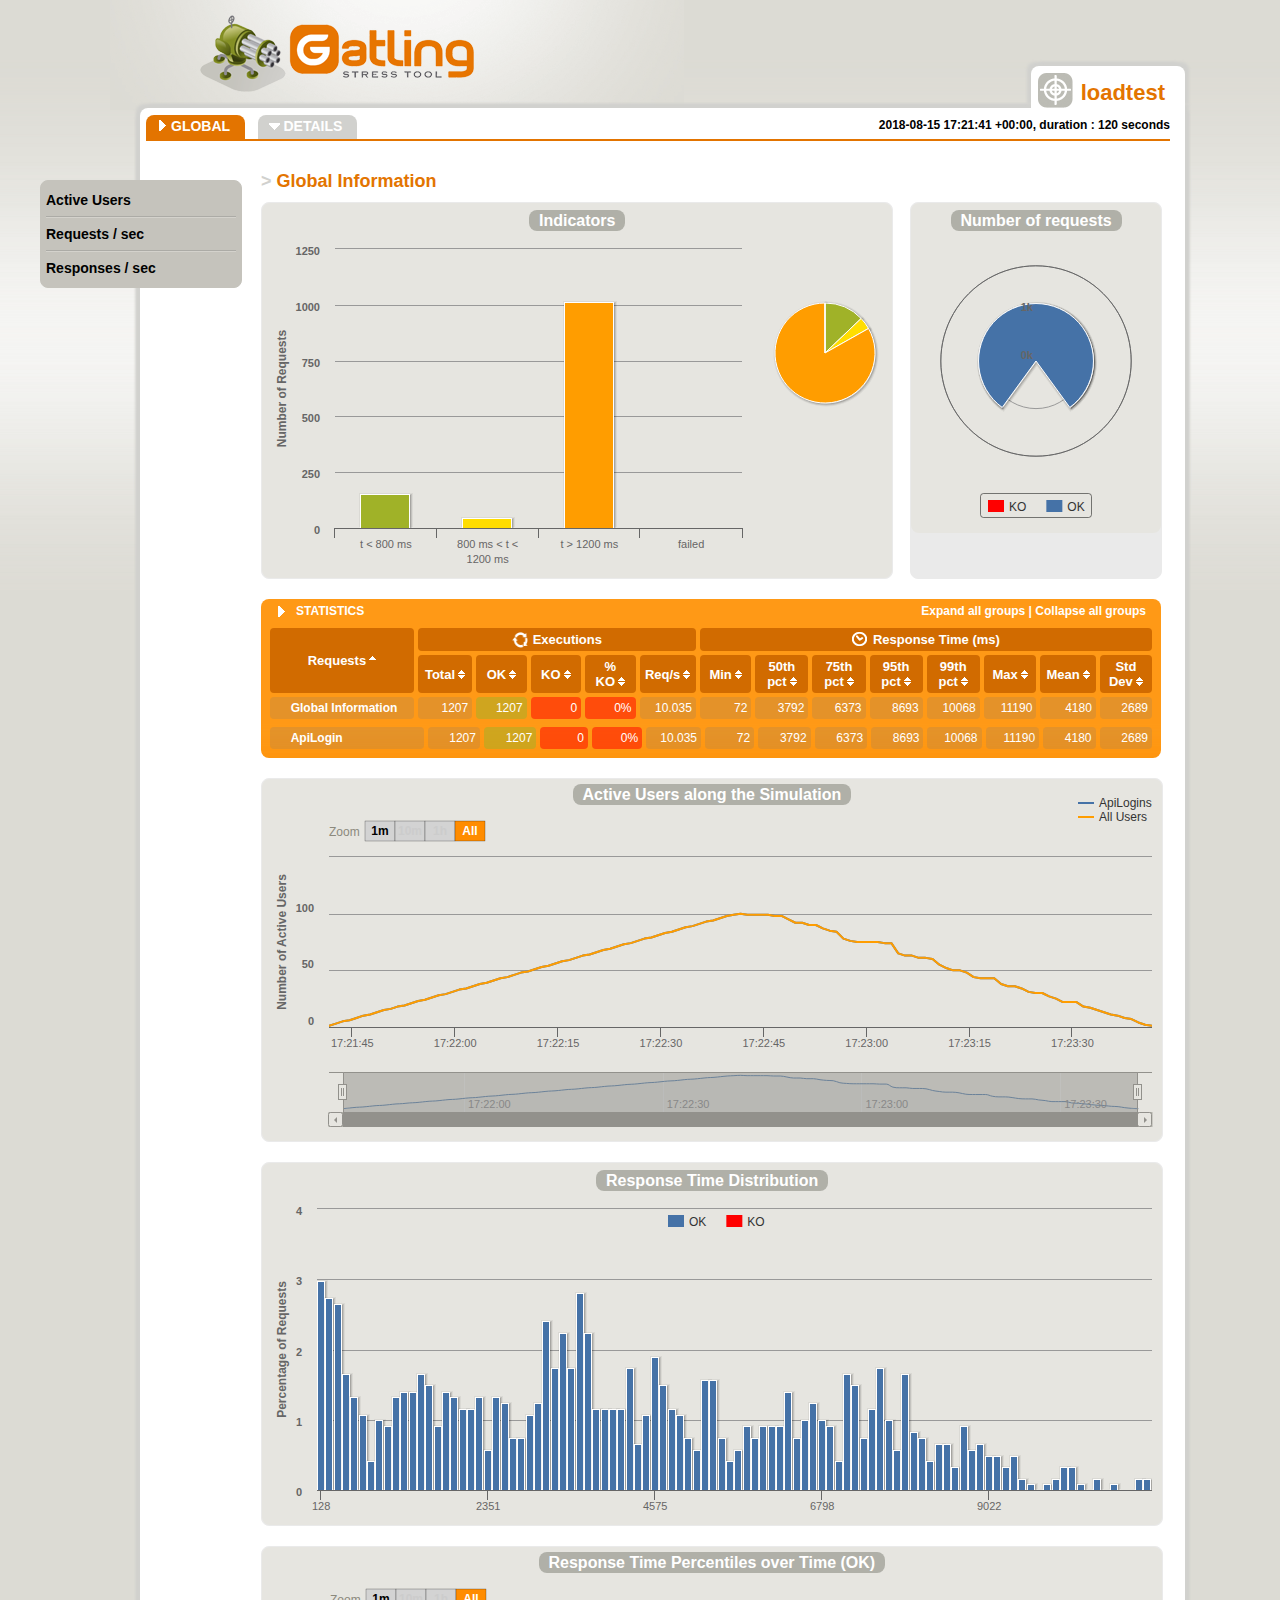
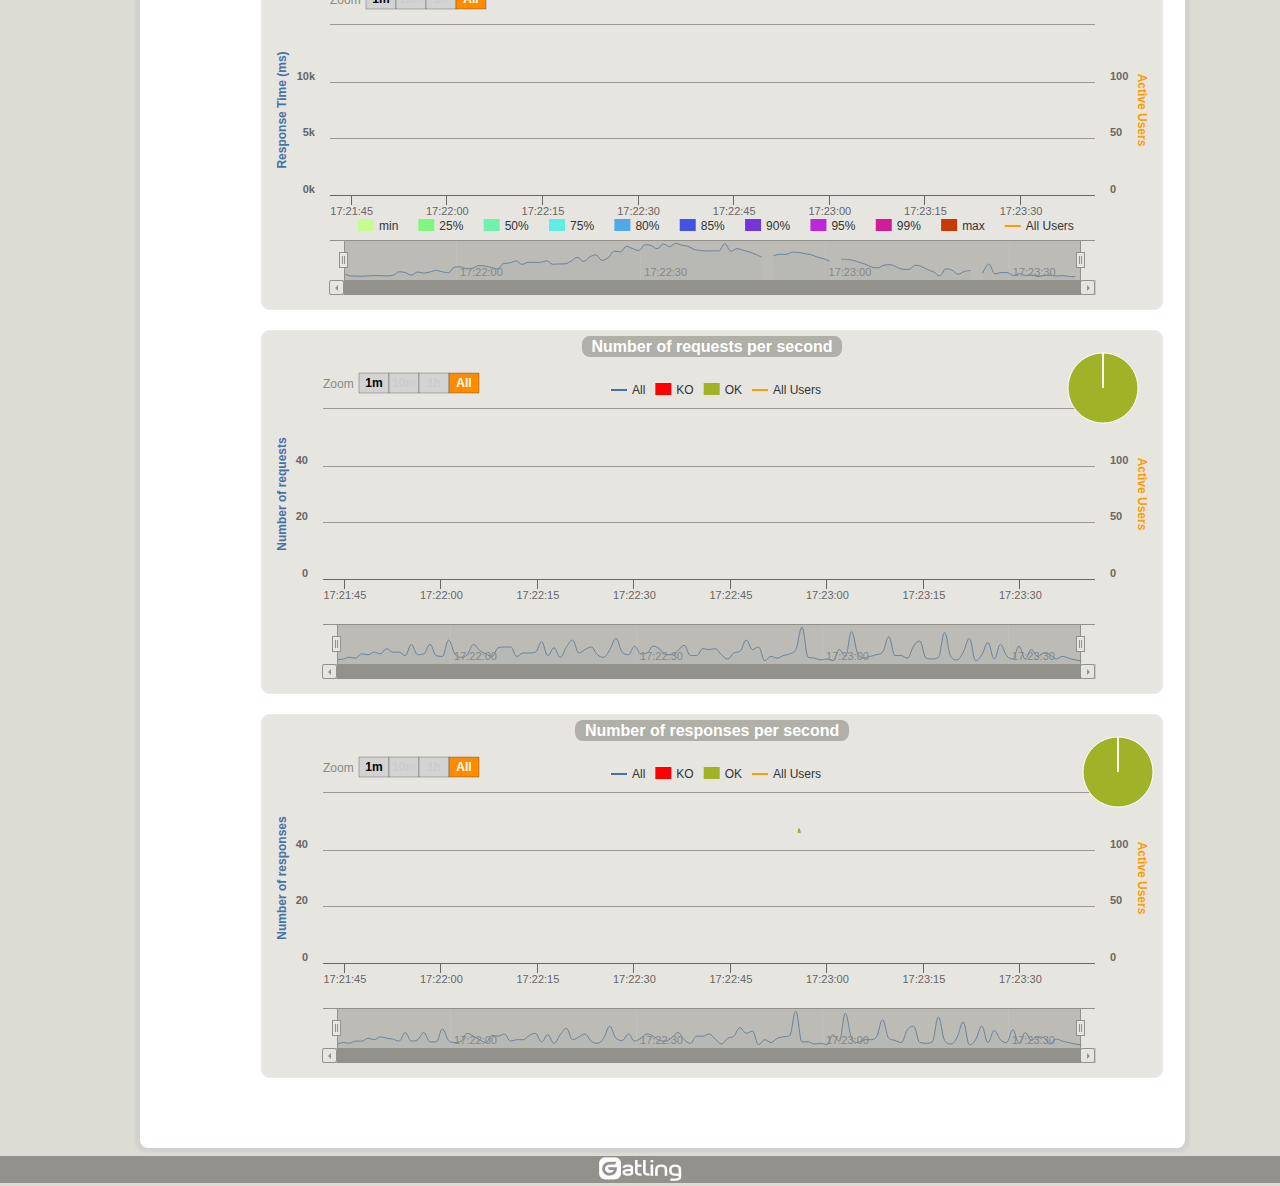
<file: loadtest/target/gatling/results/loadtest-1534353701055/index.html>
<!DOCTYPE html>
<html>
<head>
<meta charset="UTF-8">
<link rel="shortcut icon" type="image/x-icon" href="style/favicon.ico"/>
<link href="style/style.css" rel="stylesheet" type="text/css" />
<link href="style/bootstrap.min.css" rel="stylesheet" type="text/css" />
<script type="text/javascript" src="js/jquery.min.js"></script>
<script type="text/javascript" src="js/bootstrap.min.js"></script>
<script type="text/javascript" src="js/gatling.js"></script>
<script type="text/javascript" src="js/moment.min.js"></script>
<script type="text/javascript" src="js/menu.js"></script>
<script type="text/javascript" src="js/all_sessions.js"></script>
<script type="text/javascript" src="js/stats.js"></script>
<script type="text/javascript" src="js/highstock.js"></script>
<script type="text/javascript" src="js/highcharts-more.js"></script>
<script type="text/javascript" src="js/theme.js"></script>
<title>Gatling Stats - Global Information</title>
</head>
<body>
<div class="frise"></div>
<div class="container details">
    <div class="head">
        <a href="http://gatling.io" target="blank_" title="Gatling Home Page"><img alt="Gatling" src="style/logo.png"/></a>
    </div>
    <div class="main">
        <div class="cadre">
                <div class="onglet">
                    <img src="style/cible.png" />
                    <p><span>loadtest</span></p>
                </div>
                <div class="content">
                    <div class="sous-menu">
                        <div class="item ouvert"><a href="index.html">GLOBAL</a></div>
                        <div class="item "><a id="details_link" href="#">DETAILS</a></div>
                        <script type="text/javascript">
                          var timestamp = 1534353701055;
                          var runStartHumanDate = moment(timestamp).format("YYYY-MM-DD HH:mm:ss Z");
                          document.writeln("<p class='sim_desc' title='"+ runStartHumanDate +", duration : 120 seconds' data-content=''>");
                          document.writeln("<b>" + runStartHumanDate + ", duration : 120 seconds </b>");
                          document.writeln("</p>");
                        </script>
                    </div>
                    <div class="content-in">
                        <h1><span>> </span>Global Information</h1>
                        <div class="article">
                            
            <div class="schema polar">
              <div id="container_number_of_requests"></div>
            </div>

            <div class="schema demi">
              <div id="container_indicators" class="demi"></div>
            </div>

                        <div class="statistics extensible-geant collapsed">
                            <div class="title">
                                <div class="right">
                                    <span class="expand-all-button">Expand all groups</span> | <span class="collapse-all-button">Collapse all groups</span>
                                </div>
                                <div id="statistics_title" class="title_collapsed">STATISTICS <span>(Click here to show more)</span></div>
                            </div>
                            <table id="container_statistics_head" class="statistics-in extensible-geant">
                                <thead>
                                    <tr>
                                        <th rowspan="2" id="col-1" class="header sortable sorted-up"><span>Requests</span></th>
                                        <th colspan="5" class="header"><span class="executions">Executions</span></th>
                                        <th colspan="8" class="header"><span class="response-time">Response Time (ms)</span></th>
                                    </tr>
                                    <tr>
                                        <th id="col-2" class="header sortable"><span>Total</span></th>
                                        <th id="col-3" class="header sortable"><span>OK</span></th>
                                        <th id="col-4" class="header sortable"><span>KO</span></th>
                                        <th id="col-5" class="header sortable"><span>% KO</span></th>
                                        <th id="col-6" class="header sortable"><span>Req/s</span></th>
                                        <th id="col-7" class="header sortable"><span>Min</span></th>
<th id="col-8" class="header sortable"><span>50th pct</span></th>
<th id="col-9" class="header sortable"><span>75th pct</span></th>
<th id="col-10" class="header sortable"><span>95th pct</span></th>
<th id="col-11" class="header sortable"><span>99th pct</span></th>
<th id="col-12" class="header sortable"><span>Max</span></th>
<th id="col-13" class="header sortable"><span>Mean</span></th>
<th id="col-14" class="header sortable"><span>Std Dev</span></th>
                                    </tr>
                                </thead>
                                <tbody></tbody>
                            </table>
                            <div class="scrollable">
                                <table id="container_statistics_body" class="statistics-in extensible-geant">
                                    <tbody></tbody>
                                </table>
                            </div>
                        </div>

            <div class="schema geant">
              <a name="active_users"></a>
              <div id="container_active_users" class="geant"></div>
            </div>

            <div class="schema geant">
              <div id="container_distrib" class="geant"></div>
            </div>

            <div class="schema geant">
              <div id="container" class="geant"></div>
            </div>

            <div class="schema geant">
              <a name="requests"></a>
                <div id="container_requests" class="geant"></div>
            </div>

            <div class="schema geant">
              <a name="responses"></a>
                <div id="container_responses" class="geant"></div>
            </div>

                        </div>
                    </div>
                </div>
        </div>
    </div>
    <div class="nav">
        <ul></ul>
    </div>
</div>
<div class="foot">
    <a href="http://gatling.io" title="Gatling Home Page"><img alt="Gatling" src="style/logo-gatling.jpg"/></a>
</div>
<script type="text/javascript">
    var pageStats = stats.stats;
    $(document).ready(function() {
        $('.sim_desc').popover({trigger:'hover', placement:'bottom'});
        setDetailsLinkUrl();
        setGlobalMenu();
        setActiveMenu();
        fillStats(pageStats);
        
function numberOfRequestsDataForGroup(group) {
  var data = {names: [], oks: [], kos: []};

  $.each(group.contents, function(contentName, content) {
    if (content.type == 'GROUP') {
      var result = numberOfRequestsDataForGroup(content);
      data.names = data.names.concat(result.names);
      data.oks = data.oks.concat(result.oks);
      data.kos = data.kos.concat(result.kos);
    }
    else if (content.type == 'REQUEST') {
      data.names.push(content.path);
      data.oks.push(parseInt(content.stats.numberOfRequests.ok));
      data.kos.push(parseInt(content.stats.numberOfRequests.ko));
    }
  });

  return data;
}

var numberOfRequestsData = numberOfRequestsDataForGroup(stats);

new Highcharts.Chart({
  chart: {
    renderTo:'container_number_of_requests',
    polar:true,
    type:'column',
    height:330
  },
  credits:{
    enabled:false
  },
  title:{
    text:'<span class="chart_title">Number of requests</span>',
    useHTML: true
  },
  xAxis:{
    tickmarkPlacement:'on',
    tickInterval: 1,
    categories:numberOfRequestsData.names,
    labels:{ enabled:false }
  },
  yAxis:{
    min:0
  },
  plotOptions:{
    series:{
      stacking:'normal',
      groupPadding:0,
      pointPlacement:'on',
      shadow: true
    }
  },
  legend: {
    	borderWidth: 0.5,
      borderRadius: 3,
      borderColor: 'black',
      itemStyle: { fontWeight: "normal" }
  },
  series:[
    {
      name:'KO',
      data:numberOfRequestsData.kos,
      color:"#FF0000"
    },
    {
      name:'OK',
      data:numberOfRequestsData.oks,
      color:"#4572A7"
    }
  ]
});

Highcharts.setOptions({
  global: { useUTC: false }
});

var indicatorsChart = new Highcharts.Chart({
  chart: {
    renderTo: 'container_indicators',
    marginRight: 150
  },
  credits: { enabled: false },
  legend: { enabled: false },
  title: { text: 'A title to let highcharts reserve the place for the title set later' },
  xAxis: {
    categories: [
      pageStats.group1.name,
      pageStats.group2.name,
      pageStats.group3.name,
      pageStats.group4.name
    ]
  },
  yAxis: {
    title: { text: 'Number of Requests' }
  },
  tooltip: {
    formatter: function() {
      var s;
      if (this.point.name) { // the pie chart
        s = ''+ this.point.name +': '+ this.y +'% requests';
      } else {
        s = ''+ this.y + ' requests';
      }
      return s;
    }
  },
  plotOptions: {
    series: {
      stacking: 'normal',
      shadow: true
    }
  },
  series: [
    {
      type: 'column',
      color: '#A0B228',
      data: [pageStats.group1.count,0,0,0],
      tooltip: { yDecimals: 0, ySuffix: 'ms' }
    },
    {
      type: 'column',
      color: '#FFDD00',
      data: [0,pageStats.group2.count,0,0],
      tooltip: { yDecimals: 0, ySuffix: 'ms' }
    },
    {
      type: 'column',
      color: '#FF9D00',
      data: [0,0,pageStats.group3.count,0],
      tooltip: { yDecimals: 0, ySuffix: 'ms' }
    },
    {
      type: 'column',
      color: '#FF0000',
      data: [0,0,0,pageStats.group4.count],
      tooltip: { yDecimals: 0, ySuffix: 'ms' }
    },
    {
      type: 'pie',
      name: 'Percentages',
      data: [
        {
          name: pageStats.group1.name,
          y: pageStats.group1.percentage,
          color: '#A0B228'
        },
        {
          name: pageStats.group2.name,
          y: pageStats.group2.percentage,
          color: '#FFDD00'
        },
        {
          name: pageStats.group3.name,
          y: pageStats.group3.percentage,
          color: '#FF9D00'
        },
        {
          name: pageStats.group4.name,
          y: pageStats.group4.percentage,
          color: '#FF0000'
        }
      ],
      center: [470, 85],
      size: 100,
      showInLegend: false,
      dataLabels: { enabled: false }
    }
  ]
});

indicatorsChart.setTitle({
  text: '<span class="chart_title">Indicators</span>',
  useHTML: true
});

	    $('#container_exceptions').sortable('#container_exceptions');
    

  function shortenNameAndDisplayFullOnHover(name){
   if (name.length < 20)
       return name;
   else
     return "<span class='tooltipContent'>"+name+"</span>" + name.substr(0,8)+"..."+name.substr(name.length-8,name.length);
  }

function generateHtmlRow(request, level, index, parent, group) {
    if (request.name == 'Global Information')
        var url = 'index.html';
    else
        var url = request.pathFormatted + '.html';

    if (group)
        var expandButtonStyle = '';
    else
        var expandButtonStyle = ' hidden';

    if (request.stats.numberOfRequests.total != 0)
        var koPercent = (request.stats.numberOfRequests.ko * 100 / request.stats.numberOfRequests.total).toFixed(0) + '%';
    else
        var koPercent = '-'

    return '<tr id="' + request.pathFormatted + '" class="child-of-' + parent + '"> \
        <td class="total col-1"> \
            <span id="' + request.pathFormatted + '" style="margin-left: ' + (level * 10) + 'px;" class="expand-button' + expandButtonStyle + '">&nbsp;</span> \
            <a href="' + url +'" class="withTooltip">' + shortenNameAndDisplayFullOnHover(request.name) + '</a><span class="value" style="display:none;">' + index + '</span> \
        </td> \
        <td class="value total col-2">' + request.stats.numberOfRequests.total + '</td> \
        <td class="value ok col-3">' + request.stats.numberOfRequests.ok + '</td> \
        <td class="value ko col-4">' + request.stats.numberOfRequests.ko + '</td> \
        <td class="value ko col-5">' + koPercent + '</td> \
        <td class="value total col-6">' + request.stats.meanNumberOfRequestsPerSecond.total + '</td> \
        <td class="value total col-7">' + request.stats.minResponseTime.total + '</td> \
        <td class="value total col-8">' + request.stats.percentiles1.total + '</td> \
        <td class="value total col-9">' + request.stats.percentiles2.total + '</td> \
        <td class="value total col-10">' + request.stats.percentiles3.total + '</td> \
        <td class="value total col-11">' + request.stats.percentiles4.total + '</td> \
        <td class="value total col-12">' + request.stats.maxResponseTime.total + '</td> \
        <td class="value total col-13">' + request.stats.meanResponseTime.total + '</td> \
        <td class="value total col-14">' + request.stats.standardDeviation.total + '</td> \
        </tr>';
}

function generateHtmlRowsForGroup(group, level, index, parent) {
    var buffer = '';

    if (!parent)
        parent = 'ROOT';
    else {
        buffer += generateHtmlRow(group, level - 1, index, parent, true);
        index++;
        parent = group.pathFormatted;
    }

    $.each(group.contents, function(contentName, content) {
        if (content.type == 'GROUP') {
            var result = generateHtmlRowsForGroup(content, level + 1, index, parent);
            buffer += result.html;
            index = result.index;
        }
        else if (content.type == 'REQUEST') {
            buffer += generateHtmlRow(content, level, index, parent);
            index++;
        }
    });

    return { html: buffer, index: index };
}

$('#container_statistics_head tbody').append(generateHtmlRow(stats, 0, 0));

var lines = generateHtmlRowsForGroup(stats, 0, 0)
$('#container_statistics_body tbody').append(lines.html);

$('#container_statistics_head').sortable('#container_statistics_body');
$('.statistics').expandable();

if (lines.index < 30) {
    $('#statistics_title span').attr('style', 'display: none;');
    $('#statistics_title').attr('style', 'cursor: auto;')
}
else {
    $('#statistics_title').click(function(){
        $(this).toggleClass('title_collapsed').toggleClass('title_not_collapsed');
        $('#container_statistics_body').parent().toggleClass('scrollable').toggleClass('');
    });
}

	    $('#container_errors').sortable('#container_errors');
    
allUsersData.yAxis = 0;

var allUsersChart = new Highcharts.StockChart({
  chart: {
    renderTo: 'container_active_users',
    zoomType: 'x'
  },
  credits: { enabled: false },
  legend: {
    enabled: true,
    floating: true,
    align: 'right',
    verticalAlign: 'top',
    layout: 'vertical',
    borderWidth: 0,
    itemStyle: { fontWeight: "normal" }
  },
  title: { text: 'A title to let highcharts reserve the place for the title set later' },
  rangeSelector: {
    buttonSpacing: 0,
    buttonTheme: {
      fill: 'LightGrey',
      padding: 1,
      stroke: 'Black',
      'stroke-width': 0.25,
      style: {
        color: 'Black',
        fontWeight: 'bold',
      },
      states: {
        stroke: 'Black',
        'stroke-width': 0.25,
        hover: {
          fill: 'DarkGrey',
          style: { color: 'black' }
        },
        select: {
          fill: 'DarkOrange',
          style: { color: 'white' }
        }
      }
    },
    buttons : [
      {
        type : 'minute',
        count : 1,
        text : '1m'
      }, {
        type : 'minute',
        count : 10,
        text : '10m'
      }, {
        type : 'hour',
        count : 1,
        text : '1h'
      }, {
        type : 'all',
        count : 1,
        text : 'All'
      }
    ],
    selected : 3,
    inputEnabled : false
  },
  xAxis: {
    type: 'datetime',
    ordinal: false,
    maxZoom: 10000 // three days
  },
  yAxis: {
    title: { text: 'Number of Active Users' },
    opposite: false,
    min: 0
  },
  series: [
    {
color: '#4572A7',
name: 'ApiLogins',
data: [
  [1534353701598,1],[1534353702598,3],[1534353703598,5],[1534353704598,6],[1534353705598,8],[1534353706598,10],[1534353707598,11],[1534353708598,13],[1534353709598,15],[1534353710598,16],[1534353711598,18],[1534353712598,19],[1534353713598,21],[1534353714598,23],[1534353715598,24],[1534353716598,26],[1534353717598,28],[1534353718598,29],[1534353719598,31],[1534353720598,33],[1534353721598,34],[1534353722598,36],[1534353723598,38],[1534353724598,39],[1534353725598,41],[1534353726598,43],[1534353727598,44],[1534353728598,46],[1534353729598,48],[1534353730598,49],[1534353731598,51],[1534353732598,53],[1534353733598,54],[1534353734598,56],[1534353735598,58],[1534353736598,59],[1534353737598,61],[1534353738598,63],[1534353739598,64],[1534353740598,66],[1534353741598,68],[1534353742598,69],[1534353743598,71],[1534353744598,73],[1534353745598,74],[1534353746598,76],[1534353747598,78],[1534353748598,79],[1534353749598,81],[1534353750598,83],[1534353751598,84],[1534353752598,86],[1534353753598,88],[1534353754598,89],[1534353755598,91],[1534353756598,93],[1534353757598,94],[1534353758598,96],[1534353759598,98],[1534353760598,99],[1534353761598,100],[1534353762598,99],[1534353763598,99],[1534353764598,99],[1534353765598,99],[1534353766598,98],[1534353767598,98],[1534353768598,95],[1534353769598,92],[1534353770598,92],[1534353771598,90],[1534353772598,90],[1534353773598,87],[1534353774598,85],[1534353775598,84],[1534353776598,78],[1534353777598,76],[1534353778598,75],[1534353779598,75],[1534353780598,75],[1534353781598,75],[1534353782598,74],[1534353783598,74],[1534353784598,65],[1534353785598,63],[1534353786598,63],[1534353787598,61],[1534353788598,61],[1534353789598,60],[1534353790598,55],[1534353791598,52],[1534353792598,50],[1534353793598,50],[1534353794598,48],[1534353795598,44],[1534353796598,43],[1534353797598,43],[1534353798598,43],[1534353799598,38],[1534353800598,36],[1534353801598,36],[1534353802598,34],[1534353803598,31],[1534353804598,30],[1534353805598,30],[1534353806598,27],[1534353807598,25],[1534353808598,22],[1534353809598,22],[1534353810598,22],[1534353811598,18],[1534353812598,17],[1534353813598,15],[1534353814598,13],[1534353815598,11],[1534353816598,10],[1534353817598,8],[1534353818598,7],[1534353819598,4],[1534353820598,2],[1534353821598,1]
],
tooltip: { yDecimals: 0, ySuffix: '', valueDecimals: 0 }
},

    allUsersData
  ]
});


allUsersChart.setTitle({
  text: '<span class="chart_title">Active Users along the Simulation</span>',
  useHTML: true
});

allUsersData.yAxis = 1;

var responseTimeDistributionChart = new Highcharts.Chart({
  chart: {
    renderTo: 'container_distrib',
    type: 'column'
  },
  credits: {
    enabled: false
  },
  legend: {
    enabled: true,
    floating: true,
    y: -285,
    borderWidth: 0,
    itemStyle: {
      fontWeight: "normal"
    }
  },
  title: {
    text: 'A title to let highcharts reserve the place for the title set later'
  },
  xAxis: {
    categories: ['128', '239', '350', '461', '572', '683', '795', '906', '1017', '1128', '1239', '1351', '1462', '1573', '1684', '1795', '1906', '2018', '2129', '2240', '2351', '2462', '2574', '2685', '2796', '2907', '3018', '3129', '3241', '3352', '3463', '3574', '3685', '3797', '3908', '4019', '4130', '4241', '4352', '4464', '4575', '4686', '4797', '4908', '5020', '5131', '5242', '5353', '5464', '5575', '5687', '5798', '5909', '6020', '6131', '6242', '6354', '6465', '6576', '6687', '6798', '6910', '7021', '7132', '7243', '7354', '7465', '7577', '7688', '7799', '7910', '8021', '8133', '8244', '8355', '8466', '8577', '8688', '8800', '8911', '9022', '9133', '9244', '9356', '9467', '9578', '9689', '9800', '9911', '10023', '10134', '10245', '10356', '10467', '10579', '10690', '10801', '10912', '11023', '11134'],
    tickInterval: 20
  },
  yAxis: {
    min: 0,
    title: {
      text: 'Percentage of Requests'
    }
  },
  tooltip: {
    formatter: function() {
      return '<b>'+ this.x +' ms</b><br/>'+
      this.series.name +': '+ this.y +' %<br/>'+
      'Total: '+ this.point.stackTotal + ' %';
    }
  },
  plotOptions: {
    series: {
      groupPadding: 0,
      stacking: 'normal',
      shadow: true
    }
  },
  series: [
  	{
type: 'column',
color: '#4572A7',
name: 'OK',
data: [
  2.98,2.73,2.65,1.65,1.32,1.07,0.41,0.99,0.91,1.32,1.4,1.4,1.65,1.49,0.91,1.4,1.32,1.15,1.15,1.32,0.57,1.32,1.24,0.74,0.74,1.07,1.24,2.4,1.73,2.23,1.73,2.81,2.23,1.15,1.15,1.15,1.15,1.73,0.66,1.07,1.9,1.49,1.15,1.07,0.74,0.57,1.57,1.57,0.74,0.41,0.57,0.91,0.74,0.91,0.91,0.91,1.4,0.74,0.99,1.24,0.99,0.91,0.41,1.65,1.49,0.74,1.15,1.73,0.99,0.57,1.65,0.82,0.74,0.41,0.66,0.66,0.33,0.91,0.57,0.66,0.49,0.49,0.33,0.49,0.16,0.08,0.0,0.08,0.16,0.33,0.33,0.08,0.0,0.16,0.0,0.08,0.0,0.0,0.16,0.16
],
tooltip: { yDecimals: 0, ySuffix: 'ms' }
},
  	{
type: 'column',
color: '#FF0000',
name: 'KO',
data: [
  0.0,0.0,0.0,0.0,0.0,0.0,0.0,0.0,0.0,0.0,0.0,0.0,0.0,0.0,0.0,0.0,0.0,0.0,0.0,0.0,0.0,0.0,0.0,0.0,0.0,0.0,0.0,0.0,0.0,0.0,0.0,0.0,0.0,0.0,0.0,0.0,0.0,0.0,0.0,0.0,0.0,0.0,0.0,0.0,0.0,0.0,0.0,0.0,0.0,0.0,0.0,0.0,0.0,0.0,0.0,0.0,0.0,0.0,0.0,0.0,0.0,0.0,0.0,0.0,0.0,0.0,0.0,0.0,0.0,0.0,0.0,0.0,0.0,0.0,0.0,0.0,0.0,0.0,0.0,0.0,0.0,0.0,0.0,0.0,0.0,0.0,0.0,0.0,0.0,0.0,0.0,0.0,0.0,0.0,0.0,0.0,0.0,0.0,0.0,0.0
],
tooltip: { yDecimals: 0, ySuffix: 'ms' }
}
  ]
});

responseTimeDistributionChart.setTitle({
  text: '<span class="chart_title">Response Time Distribution</span>',
  useHTML: true
});

var responseTimeChart = new Highcharts.StockChart({
  chart: {
    renderTo: 'container',
    zoomType: 'x'
  },
  colors: ['#C4FD90', '#7FF77F', '#6FF2AD', '#60ECE5', '#51A8E7', '#4353E2', '#7335DC', '#BC28D7', '#D11C97', '#C73905', 'Orange'],
  credits: { enabled: false },
  legend: {
    enabled: true,
    floating: true,
    y: -65,
    borderWidth: 0,
    itemStyle: { fontWeight: "normal" }
  },
  title: { text: 'A title to let highcharts reserve the place for the title set later' },
  navigator: { baseSeries: 9 },
  rangeSelector: {
    rangeSelector: { align: "left" },
    buttonSpacing: 0,
    buttonTheme: {
      fill: 'LightGrey',
      padding: 1,
      stroke: 'Black',
      'stroke-width': 0.25,
      style: {
        color: 'Black',
        fontWeight: 'bold',
      },
      states: {
        stroke: 'Black',
        'stroke-width': 0.25,
        hover: {
          fill: 'DarkGrey',
          style: { color: 'black' }
        },
        select: {
          fill: 'DarkOrange',
          style: { color: 'white' }
        }
      }
    },
    buttons : [
      {
        type : 'minute',
        count : 1,
        text : '1m'
      }, {
        type : 'minute',
        count : 10,
        text : '10m'
      }, {
        type : 'hour',
        count : 1,
        text : '1h'
      }, {
        type : 'all',
        count : 1,
        text : 'All'
      }
    ],
    selected : 3,
    inputEnabled : false
  },
  xAxis: {
    type: 'datetime',
    ordinal: false,
    maxZoom: 10000 // three days
  },
  yAxis:[
    {
      min: 0,
      title: {
        text: 'Response Time (ms)',
        style: { color: '#4572A7' }
      },
      opposite: false
    }, {
      min: 0,
      title: {
        text: 'Active Users',
        style: { color: '#FF9D00' }
      },
      opposite: true
    }
  ],
  plotOptions: {
    arearange: { lineWidth: 1 },
    series: {
      dataGrouping: { enabled: false }
    }
  },
  series: [
  
    
         {
pointInterval: 1000,
name: 'min',
data: [
  [1534353701598,1152],[1534353702598,169],[1534353703598,148],[1534353704598,172],[1534353705598,206],[1534353706598,88],[1534353707598,119],[1534353708598,131],[1534353709598,118],[1534353710598,528],[1534353711598,836],[1534353712598,176],[1534353713598,214],[1534353714598,800],[1534353715598,508],[1534353716598,1776],[1534353717598,1136],[1534353718598,645],[1534353719598,1230],[1534353720598,2508],[1534353721598,1797],[1534353722598,1834],[1534353723598,2421],[1534353724598,3015],[1534353725598,2117],[1534353726598,2117],[1534353727598,1862],[1534353728598,3050],[1534353729598,3277],[1534353730598,3461],[1534353731598,3541],[1534353732598,3489],[1534353733598,3550],[1534353734598,3081],[1534353735598,3243],[1534353736598,3578],[1534353737598,4047],[1534353738598,3089],[1534353739598,4003],[1534353740598,4130],[1534353741598,4431],[1534353742598,4926],[1534353743598,3796],[1534353744598,3947],[1534353745598,3984],[1534353746598,4166],[1534353747598,5469],[1534353748598,6178],[1534353749598,6237],[1534353750598,6548],[1534353751598,7789],[1534353752598,6651],[1534353753598,7921],[1534353754598,6899],[1534353755598,6090],[1534353756598,6355],[1534353757598,6531],[1534353758598,7839],[1534353759598,7603],[1534353760598,6540],[1534353761598,6498],[1534353762598,5210],[1534353763598,8639],[1534353764598,8585],[1534353765598,7158],[1534353766598,7232],[1534353767598,6147],[1534353768598,6289],[1534353769598,5301],[1534353770598,null],[1534353771598,6005],[1534353772598,4275],[1534353773598,5953],[1534353774598,6133],[1534353775598,5935],[1534353776598,5999],[1534353777598,6678],[1534353778598,6266],[1534353779598,6096],[1534353780598,5306],[1534353781598,null],[1534353782598,3346],[1534353783598,4605],[1534353784598,4450],[1534353785598,3966],[1534353786598,3491],[1534353787598,2872],[1534353788598,1886],[1534353789598,2688],[1534353790598,3015],[1534353791598,2465],[1534353792598,2236],[1534353793598,1711],[1534353794598,1239],[1534353795598,2930],[1534353796598,2157],[1534353797598,1656],[1534353798598,127],[1534353799598,108],[1534353800598,1574],[1534353801598,909],[1534353802598,291],[1534353803598,1437],[1534353804598,null],[1534353805598,72],[1534353806598,1045],[1534353807598,936],[1534353808598,79],[1534353809598,684],[1534353810598,74],[1534353811598,137],[1534353812598,394],[1534353813598,75],[1534353814598,75],[1534353815598,124],[1534353816598,85],[1534353817598,78],[1534353818598,369],[1534353819598,79],[1534353820598,74],[1534353821598,null]
],
tooltip: { yDecimals: 0, ySuffix: 'ms' },
type : 'area',
yAxis: 0,
zIndex: 10
},
         {
pointInterval: 1000,
name: '25%',
data: [
  [1534353701598,1152],[1534353702598,214],[1534353703598,168],[1534353704598,195],[1534353705598,217],[1534353706598,244],[1534353707598,302],[1534353708598,159],[1534353709598,267],[1534353710598,874],[1534353711598,971],[1534353712598,211],[1534353713598,1137],[1534353714598,861],[1534353715598,637],[1534353716598,1875],[1534353717598,1277],[1534353718598,889],[1534353719598,2513],[1534353720598,2885],[1534353721598,2095],[1534353722598,2162],[1534353723598,2954],[1534353724598,3368],[1534353725598,2673],[1534353726598,2233],[1534353727598,2950],[1534353728598,3746],[1534353729598,3904],[1534353730598,3515],[1534353731598,3947],[1534353732598,3658],[1534353733598,3562],[1534353734598,3528],[1534353735598,3354],[1534353736598,3663],[1534353737598,4140],[1534353738598,3675],[1534353739598,5069],[1534353740598,4218],[1534353741598,4589],[1534353742598,5266],[1534353743598,4485],[1534353744598,5121],[1534353745598,4949],[1534353746598,5269],[1534353747598,6419],[1534353748598,7710],[1534353749598,6392],[1534353750598,6707],[1534353751598,7922],[1534353752598,6892],[1534353753598,7926],[1534353754598,7808],[1534353755598,9711],[1534353756598,7714],[1534353757598,8072],[1534353758598,8703],[1534353759598,7810],[1534353760598,6741],[1534353761598,7280],[1534353762598,6497],[1534353763598,8670],[1534353764598,8585],[1534353765598,7378],[1534353766598,7281],[1534353767598,6329],[1534353768598,6700],[1534353769598,5551],[1534353770598,null],[1534353771598,6006],[1534353772598,4341],[1534353773598,7315],[1534353774598,6175],[1534353775598,6524],[1534353776598,6749],[1534353777598,7038],[1534353778598,6417],[1534353779598,6096],[1534353780598,5319],[1534353781598,null],[1534353782598,4631],[1534353783598,5266],[1534353784598,4575],[1534353785598,4194],[1534353786598,3691],[1534353787598,3011],[1534353788598,2251],[1534353789598,3000],[1534353790598,3436],[1534353791598,2626],[1534353792598,2240],[1534353793598,1722],[1534353794598,3368],[1534353795598,3225],[1534353796598,2284],[1534353797598,1661],[1534353798598,260],[1534353799598,2168],[1534353800598,1946],[1534353801598,909],[1534353802598,300],[1534353803598,1760],[1534353804598,null],[1534353805598,193],[1534353806598,1411],[1534353807598,950],[1534353808598,835],[1534353809598,747],[1534353810598,176],[1534353811598,851],[1534353812598,420],[1534353813598,168],[1534353814598,75],[1534353815598,268],[1534353816598,513],[1534353817598,130],[1534353818598,378],[1534353819598,114],[1534353820598,74],[1534353821598,null]
],
tooltip: { yDecimals: 0, ySuffix: 'ms' },
type : 'area',
yAxis: 0,
zIndex: 9
},
         {
pointInterval: 1000,
name: '50%',
data: [
  [1534353701598,1152],[1534353702598,259],[1534353703598,200],[1534353704598,218],[1534353705598,256],[1534353706598,282],[1534353707598,366],[1534353708598,220],[1534353709598,323],[1534353710598,1192],[1534353711598,1174],[1534353712598,265],[1534353713598,1343],[1534353714598,1088],[1534353715598,951],[1534353716598,1962],[1534353717598,1580],[1534353718598,893],[1534353719598,2963],[1534353720598,2949],[1534353721598,2368],[1534353722598,2251],[1534353723598,3130],[1534353724598,3450],[1534353725598,2817],[1534353726598,2422],[1534353727598,3084],[1534353728598,4018],[1534353729598,4301],[1534353730598,4138],[1534353731598,4099],[1534353732598,4219],[1534353733598,3607],[1534353734598,3905],[1534353735598,3703],[1534353736598,3794],[1534353737598,4214],[1534353738598,3721],[1534353739598,5275],[1534353740598,4682],[1534353741598,4873],[1534353742598,5298],[1534353743598,4601],[1534353744598,5589],[1534353745598,5374],[1534353746598,5707],[1534353747598,7718],[1534353748598,8227],[1534353749598,7498],[1534353750598,7798],[1534353751598,9174],[1534353752598,6943],[1534353753598,8079],[1534353754598,8430],[1534353755598,10112],[1534353756598,8408],[1534353757598,8956],[1534353758598,8823],[1534353759598,8389],[1534353760598,7667],[1534353761598,7505],[1534353762598,7459],[1534353763598,9978],[1534353764598,8585],[1534353765598,8472],[1534353766598,8323],[1534353767598,7561],[1534353768598,6707],[1534353769598,5812],[1534353770598,null],[1534353771598,6050],[1534353772598,4407],[1534353773598,7425],[1534353774598,6260],[1534353775598,7330],[1534353776598,7133],[1534353777598,7258],[1534353778598,6569],[1534353779598,6096],[1534353780598,5332],[1534353781598,null],[1534353782598,4842],[1534353783598,5358],[1534353784598,4688],[1534353785598,4369],[1534353786598,3891],[1534353787598,3075],[1534353788598,2524],[1534353789598,3418],[1534353790598,3566],[1534353791598,3012],[1534353792598,2258],[1534353793598,1734],[1534353794598,3571],[1534353795598,3327],[1534353796598,2412],[1534353797598,1666],[1534353798598,338],[1534353799598,2417],[1534353800598,2193],[1534353801598,909],[1534353802598,341],[1534353803598,1881],[1534353804598,null],[1534353805598,283],[1534353806598,1544],[1534353807598,964],[1534353808598,1284],[1534353809598,1124],[1534353810598,279],[1534353811598,971],[1534353812598,446],[1534353813598,569],[1534353814598,76],[1534353815598,469],[1534353816598,558],[1534353817598,183],[1534353818598,380],[1534353819598,150],[1534353820598,74],[1534353821598,null]
],
tooltip: { yDecimals: 0, ySuffix: 'ms' },
type : 'area',
yAxis: 0,
zIndex: 8
},
         {
pointInterval: 1000,
name: '75%',
data: [
  [1534353701598,1152],[1534353702598,304],[1534353703598,236],[1534353704598,220],[1534353705598,341],[1534353706598,319],[1534353707598,394],[1534353708598,272],[1534353709598,422],[1534353710598,1490],[1534353711598,1270],[1534353712598,379],[1534353713598,1428],[1534353714598,1198],[1534353715598,1373],[1534353716598,2028],[1534353717598,1613],[1534353718598,1043],[1534353719598,3182],[1534353720598,3013],[1534353721598,2582],[1534353722598,2685],[1534353723598,3282],[1534353724598,3585],[1534353725598,3054],[1534353726598,2448],[1534353727598,3554],[1534353728598,4303],[1534353729598,4432],[1534353730598,4155],[1534353731598,4229],[1534353732598,4230],[1534353733598,4107],[1534353734598,4673],[1534353735598,3867],[1534353736598,4088],[1534353737598,4283],[1534353738598,4454],[1534353739598,5883],[1534353740598,4880],[1534353741598,5625],[1534353742598,5598],[1534353743598,5253],[1534353744598,5842],[1534353745598,6142],[1534353746598,6452],[1534353747598,8633],[1534353748598,8323],[1534353749598,7593],[1534353750598,8468],[1534353751598,9203],[1534353752598,7978],[1534353753598,9275],[1534353754598,9280],[1534353755598,10650],[1534353756598,9299],[1534353757598,9038],[1534353758598,8927],[1534353759598,8741],[1534353760598,7862],[1534353761598,7561],[1534353762598,7656],[1534353763598,10079],[1534353764598,8585],[1534353765598,8677],[1534353766598,8426],[1534353767598,7871],[1534353768598,6757],[1534353769598,5895],[1534353770598,null],[1534353771598,6056],[1534353772598,5964],[1534353773598,7503],[1534353774598,6649],[1534353775598,8144],[1534353776598,7183],[1534353777598,7372],[1534353778598,6620],[1534353779598,6096],[1534353780598,5345],[1534353781598,null],[1534353782598,4988],[1534353783598,5457],[1534353784598,5020],[1534353785598,4644],[1534353786598,4010],[1534353787598,3224],[1534353788598,2752],[1534353789598,3443],[1534353790598,3666],[1534353791598,3092],[1534353792598,2319],[1534353793598,2128],[1534353794598,3677],[1534353795598,3386],[1534353796598,2413],[1534353797598,1671],[1534353798598,372],[1534353799598,2531],[1534353800598,2241],[1534353801598,909],[1534353802598,1354],[1534353803598,1962],[1534353804598,null],[1534353805598,507],[1534353806598,1599],[1534353807598,978],[1534353808598,1376],[1534353809598,1367],[1534353810598,381],[1534353811598,1025],[1534353812598,472],[1534353813598,618],[1534353814598,84],[1534353815598,485],[1534353816598,559],[1534353817598,235],[1534353818598,380],[1534353819598,151],[1534353820598,74],[1534353821598,null]
],
tooltip: { yDecimals: 0, ySuffix: 'ms' },
type : 'area',
yAxis: 0,
zIndex: 7
},
         {
pointInterval: 1000,
name: '80%',
data: [
  [1534353701598,1152],[1534353702598,313],[1534353703598,242],[1534353704598,220],[1534353705598,345],[1534353706598,322],[1534353707598,397],[1534353708598,290],[1534353709598,465],[1534353710598,1531],[1534353711598,1279],[1534353712598,414],[1534353713598,1466],[1534353714598,1243],[1534353715598,1466],[1534353716598,2059],[1534353717598,1618],[1534353718598,1108],[1534353719598,3188],[1534353720598,3015],[1534353721598,2607],[1534353722598,2748],[1534353723598,3372],[1534353724598,3594],[1534353725598,3082],[1534353726598,2478],[1534353727598,3868],[1534353728598,4304],[1534353729598,4432],[1534353730598,4165],[1534353731598,4278],[1534353732598,4232],[1534353733598,4237],[1534353734598,4691],[1534353735598,3898],[1534353736598,4149],[1534353737598,4300],[1534353738598,4510],[1534353739598,5942],[1534353740598,4903],[1534353741598,5686],[1534353742598,6193],[1534353743598,5393],[1534353744598,5949],[1534353745598,6152],[1534353746598,6833],[1534353747598,8902],[1534353748598,8371],[1534353749598,7618],[1534353750598,9088],[1534353751598,9222],[1534353752598,8017],[1534353753598,9353],[1534353754598,9692],[1534353755598,10936],[1534353756598,9325],[1534353757598,9039],[1534353758598,8953],[1534353759598,8759],[1534353760598,7876],[1534353761598,7590],[1534353762598,7983],[1534353763598,10094],[1534353764598,8585],[1534353765598,8961],[1534353766598,8451],[1534353767598,7916],[1534353768598,6787],[1534353769598,5901],[1534353770598,null],[1534353771598,6262],[1534353772598,6276],[1534353773598,7527],[1534353774598,7062],[1534353775598,8145],[1534353776598,7215],[1534353777598,7380],[1534353778598,6630],[1534353779598,6096],[1534353780598,5347],[1534353781598,null],[1534353782598,5403],[1534353783598,5523],[1534353784598,5074],[1534353785598,4678],[1534353786598,4034],[1534353787598,3224],[1534353788598,2771],[1534353789598,3444],[1534353790598,3692],[1534353791598,3103],[1534353792598,2338],[1534353793598,2206],[1534353794598,3717],[1534353795598,3395],[1534353796598,2413],[1534353797598,1672],[1534353798598,372],[1534353799598,2534],[1534353800598,2241],[1534353801598,909],[1534353802598,1521],[1534353803598,1971],[1534353804598,null],[1534353805598,612],[1534353806598,1615],[1534353807598,981],[1534353808598,1413],[1534353809598,1384],[1534353810598,402],[1534353811598,1027],[1534353812598,478],[1534353813598,624],[1534353814598,86],[1534353815598,486],[1534353816598,559],[1534353817598,246],[1534353818598,386],[1534353819598,151],[1534353820598,74],[1534353821598,null]
],
tooltip: { yDecimals: 0, ySuffix: 'ms' },
type : 'area',
yAxis: 0,
zIndex: 6
},
         {
pointInterval: 1000,
name: '85%',
data: [
  [1534353701598,1152],[1534353702598,322],[1534353703598,249],[1534353704598,220],[1534353705598,349],[1534353706598,334],[1534353707598,399],[1534353708598,309],[1534353709598,492],[1534353710598,1572],[1534353711598,1299],[1534353712598,467],[1534353713598,1499],[1534353714598,1274],[1534353715598,1559],[1534353716598,2095],[1534353717598,1641],[1534353718598,1174],[1534353719598,3194],[1534353720598,3018],[1534353721598,2632],[1534353722598,2804],[1534353723598,3428],[1534353724598,3601],[1534353725598,3110],[1534353726598,2509],[1534353727598,3869],[1534353728598,4511],[1534353729598,4528],[1534353730598,4175],[1534353731598,4327],[1534353732598,4234],[1534353733598,4259],[1534353734598,4757],[1534353735598,3979],[1534353736598,4215],[1534353737598,4317],[1534353738598,4511],[1534353739598,5999],[1534353740598,4926],[1534353741598,5771],[1534353742598,6262],[1534353743598,5490],[1534353744598,6055],[1534353745598,6376],[1534353746598,7105],[1534353747598,8935],[1534353748598,8506],[1534353749598,7862],[1534353750598,9707],[1534353751598,9242],[1534353752598,8080],[1534353753598,9395],[1534353754598,9977],[1534353755598,11134],[1534353756598,9532],[1534353757598,9065],[1534353758598,9002],[1534353759598,8779],[1534353760598,7911],[1534353761598,7779],[1534353762598,8479],[1534353763598,10198],[1534353764598,8585],[1534353765598,9245],[1534353766598,8625],[1534353767598,7985],[1534353768598,6843],[1534353769598,5938],[1534353770598,null],[1534353771598,6468],[1534353772598,6587],[1534353773598,7527],[1534353774598,7475],[1534353775598,8147],[1534353776598,7242],[1534353777598,7389],[1534353778598,6640],[1534353779598,6096],[1534353780598,5350],[1534353781598,null],[1534353782598,5709],[1534353783598,5589],[1534353784598,5198],[1534353785598,4713],[1534353786598,4058],[1534353787598,3224],[1534353788598,2813],[1534353789598,3444],[1534353790598,3702],[1534353791598,3153],[1534353792598,2392],[1534353793598,2285],[1534353794598,3728],[1534353795598,3425],[1534353796598,2413],[1534353797598,1673],[1534353798598,372],[1534353799598,2546],[1534353800598,2242],[1534353801598,909],[1534353802598,1685],[1534353803598,1977],[1534353804598,null],[1534353805598,747],[1534353806598,1661],[1534353807598,984],[1534353808598,1458],[1534353809598,1394],[1534353810598,422],[1534353811598,1060],[1534353812598,483],[1534353813598,630],[1534353814598,88],[1534353815598,487],[1534353816598,559],[1534353817598,256],[1534353818598,392],[1534353819598,151],[1534353820598,74],[1534353821598,null]
],
tooltip: { yDecimals: 0, ySuffix: 'ms' },
type : 'area',
yAxis: 0,
zIndex: 5
},
         {
pointInterval: 1000,
name: '90%',
data: [
  [1534353701598,1152],[1534353702598,331],[1534353703598,255],[1534353704598,221],[1534353705598,350],[1534353706598,366],[1534353707598,402],[1534353708598,317],[1534353709598,505],[1534353710598,1612],[1534353711598,1327],[1534353712598,521],[1534353713598,1558],[1534353714598,1274],[1534353715598,1594],[1534353716598,2097],[1534353717598,1665],[1534353718598,1240],[1534353719598,3222],[1534353720598,3116],[1534353721598,2657],[1534353722598,2848],[1534353723598,3488],[1534353724598,3607],[1534353725598,3122],[1534353726598,2539],[1534353727598,3870],[1534353728598,4589],[1534353729598,4568],[1534353730598,4185],[1534353731598,4450],[1534353732598,4354],[1534353733598,4337],[1534353734598,4770],[1534353735598,4060],[1534353736598,4245],[1534353737598,4333],[1534353738598,4627],[1534353739598,6024],[1534353740598,4985],[1534353741598,5905],[1534353742598,6612],[1534353743598,5501],[1534353744598,6162],[1534353745598,7025],[1534353746598,7435],[1534353747598,9082],[1534353748598,8818],[1534353749598,8160],[1534353750598,10074],[1534353751598,9493],[1534353752598,8237],[1534353753598,9529],[1534353754598,10007],[1534353755598,11152],[1534353756598,9841],[1534353757598,9103],[1534353758598,9052],[1534353759598,8800],[1534353760598,8301],[1534353761598,8287],[1534353762598,8593],[1534353763598,10479],[1534353764598,8585],[1534353765598,9396],[1534353766598,8799],[1534353767598,8055],[1534353768598,6954],[1534353769598,6104],[1534353770598,null],[1534353771598,6675],[1534353772598,6899],[1534353773598,7528],[1534353774598,7734],[1534353775598,8147],[1534353776598,7349],[1534353777598,7397],[1534353778598,6650],[1534353779598,6096],[1534353780598,5352],[1534353781598,null],[1534353782598,5799],[1534353783598,5655],[1534353784598,5200],[1534353785598,4733],[1534353786598,4082],[1534353787598,3224],[1534353788598,2900],[1534353789598,3494],[1534353790598,3757],[1534353791598,3203],[1534353792598,2447],[1534353793598,2364],[1534353794598,3756],[1534353795598,3452],[1534353796598,2413],[1534353797598,1674],[1534353798598,372],[1534353799598,2620],[1534353800598,2243],[1534353801598,909],[1534353802598,1813],[1534353803598,2009],[1534353804598,null],[1534353805598,940],[1534353806598,1661],[1534353807598,987],[1534353808598,1466],[1534353809598,1404],[1534353810598,443],[1534353811598,1082],[1534353812598,488],[1534353813598,637],[1534353814598,90],[1534353815598,490],[1534353816598,559],[1534353817598,267],[1534353818598,398],[1534353819598,151],[1534353820598,74],[1534353821598,null]
],
tooltip: { yDecimals: 0, ySuffix: 'ms' },
type : 'area',
yAxis: 0,
zIndex: 4
},
         {
pointInterval: 1000,
name: '95%',
data: [
  [1534353701598,1152],[1534353702598,340],[1534353703598,261],[1534353704598,221],[1534353705598,350],[1534353706598,398],[1534353707598,406],[1534353708598,323],[1534353709598,523],[1534353710598,1650],[1534353711598,1381],[1534353712598,575],[1534353713598,1568],[1534353714598,1274],[1534353715598,1620],[1534353716598,2116],[1534353717598,1688],[1534353718598,1306],[1534353719598,3245],[1534353720598,3230],[1534353721598,2682],[1534353722598,2892],[1534353723598,3543],[1534353724598,3617],[1534353725598,3132],[1534353726598,2570],[1534353727598,4054],[1534353728598,4607],[1534353729598,4760],[1534353730598,4195],[1534353731598,4647],[1534353732598,4591],[1534353733598,4611],[1534353734598,4771],[1534353735598,4141],[1534353736598,4274],[1534353737598,4350],[1534353738598,4888],[1534353739598,6070],[1534353740598,5080],[1534353741598,6219],[1534353742598,7041],[1534353743598,5511],[1534353744598,6268],[1534353745598,7766],[1534353746598,7897],[1534353747598,9626],[1534353748598,9130],[1534353749598,8456],[1534353750598,10399],[1534353751598,9976],[1534353752598,8615],[1534353753598,10085],[1534353754598,10038],[1534353755598,11171],[1534353756598,10178],[1534353757598,9281],[1534353758598,9101],[1534353759598,8820],[1534353760598,8539],[1534353761598,8552],[1534353762598,8646],[1534353763598,10759],[1534353764598,8585],[1534353765598,9414],[1534353766598,8825],[1534353767598,8078],[1534353768598,7205],[1534353769598,6344],[1534353770598,null],[1534353771598,6881],[1534353772598,7210],[1534353773598,7528],[1534353774598,7968],[1534353775598,8147],[1534353776598,7570],[1534353777598,7406],[1534353778598,6660],[1534353779598,6096],[1534353780598,5355],[1534353781598,null],[1534353782598,5850],[1534353783598,5721],[1534353784598,5417],[1534353785598,4751],[1534353786598,4106],[1534353787598,3224],[1534353788598,2987],[1534353789598,3720],[1534353790598,3867],[1534353791598,3253],[1534353792598,2502],[1534353793598,2443],[1534353794598,3815],[1534353795598,3499],[1534353796598,2413],[1534353797598,1675],[1534353798598,372],[1534353799598,2660],[1534353800598,2244],[1534353801598,909],[1534353802598,1813],[1534353803598,2067],[1534353804598,null],[1534353805598,1133],[1534353806598,1749],[1534353807598,990],[1534353808598,1467],[1534353809598,1414],[1534353810598,463],[1534353811598,1083],[1534353812598,493],[1534353813598,640],[1534353814598,92],[1534353815598,495],[1534353816598,559],[1534353817598,277],[1534353818598,404],[1534353819598,151],[1534353820598,74],[1534353821598,null]
],
tooltip: { yDecimals: 0, ySuffix: 'ms' },
type : 'area',
yAxis: 0,
zIndex: 3
},
         {
pointInterval: 1000,
name: '99%',
data: [
  [1534353701598,1152],[1534353702598,347],[1534353703598,266],[1534353704598,221],[1534353705598,350],[1534353706598,423],[1534353707598,409],[1534353708598,327],[1534353709598,543],[1534353710598,1681],[1534353711598,1425],[1534353712598,618],[1534353713598,1617],[1534353714598,1274],[1534353715598,1640],[1534353716598,2170],[1534353717598,1707],[1534353718598,1358],[1534353719598,3262],[1534353720598,3321],[1534353721598,2702],[1534353722598,2927],[1534353723598,3709],[1534353724598,3627],[1534353725598,3140],[1534353726598,2594],[1534353727598,4398],[1534353728598,4628],[1534353729598,5203],[1534353730598,4203],[1534353731598,4804],[1534353732598,4781],[1534353733598,4830],[1534353734598,5233],[1534353735598,4205],[1534353736598,4302],[1534353737598,4363],[1534353738598,5236],[1534353739598,6425],[1534353740598,5156],[1534353741598,6543],[1534353742598,7285],[1534353743598,5519],[1534353744598,6353],[1534353745598,8395],[1534353746598,8284],[1534353747598,10062],[1534353748598,9379],[1534353749598,8730],[1534353750598,10659],[1534353751598,10363],[1534353752598,9241],[1534353753598,10821],[1534353754598,10062],[1534353755598,11186],[1534353756598,10453],[1534353757598,10023],[1534353758598,9141],[1534353759598,8836],[1534353760598,8625],[1534353761598,8666],[1534353762598,8646],[1534353763598,10983],[1534353764598,8585],[1534353765598,9429],[1534353766598,8846],[1534353767598,8253],[1534353768598,7462],[1534353769598,6552],[1534353770598,null],[1534353771598,7046],[1534353772598,7459],[1534353773598,7528],[1534353774598,8156],[1534353775598,8147],[1534353776598,7701],[1534353777598,7413],[1534353778598,6668],[1534353779598,6096],[1534353780598,5357],[1534353781598,null],[1534353782598,5875],[1534353783598,5773],[1534353784598,5483],[1534353785598,4765],[1534353786598,4125],[1534353787598,3224],[1534353788598,3057],[1534353789598,3900],[1534353790598,3990],[1534353791598,3293],[1534353792598,2546],[1534353793598,2506],[1534353794598,3873],[1534353795598,3506],[1534353796598,2413],[1534353797598,1675],[1534353798598,372],[1534353799598,2699],[1534353800598,2244],[1534353801598,909],[1534353802598,1813],[1534353803598,2078],[1534353804598,null],[1534353805598,1287],[1534353806598,3767],[1534353807598,992],[1534353808598,1468],[1534353809598,1422],[1534353810598,479],[1534353811598,1083],[1534353812598,497],[1534353813598,640],[1534353814598,94],[1534353815598,499],[1534353816598,559],[1534353817598,285],[1534353818598,409],[1534353819598,151],[1534353820598,74],[1534353821598,null]
],
tooltip: { yDecimals: 0, ySuffix: 'ms' },
type : 'area',
yAxis: 0,
zIndex: 2
},
         {
pointInterval: 1000,
name: 'max',
data: [
  [1534353701598,1152],[1534353702598,349],[1534353703598,268],[1534353704598,222],[1534353705598,351],[1534353706598,430],[1534353707598,410],[1534353708598,329],[1534353709598,548],[1534353710598,1689],[1534353711598,1436],[1534353712598,629],[1534353713598,1630],[1534353714598,1275],[1534353715598,1646],[1534353716598,2184],[1534353717598,1712],[1534353718598,1372],[1534353719598,3267],[1534353720598,3344],[1534353721598,2707],[1534353722598,2936],[1534353723598,3751],[1534353724598,3630],[1534353725598,3143],[1534353726598,2601],[1534353727598,4484],[1534353728598,4634],[1534353729598,5314],[1534353730598,4205],[1534353731598,4844],[1534353732598,4829],[1534353733598,4885],[1534353734598,5357],[1534353735598,4222],[1534353736598,4310],[1534353737598,4367],[1534353738598,5324],[1534353739598,6529],[1534353740598,5176],[1534353741598,6624],[1534353742598,7347],[1534353743598,5522],[1534353744598,6375],[1534353745598,8553],[1534353746598,8378],[1534353747598,10171],[1534353748598,9442],[1534353749598,8799],[1534353750598,10725],[1534353751598,10460],[1534353752598,9398],[1534353753598,11005],[1534353754598,10069],[1534353755598,11190],[1534353756598,10522],[1534353757598,10209],[1534353758598,9151],[1534353759598,8841],[1534353760598,8647],[1534353761598,8695],[1534353762598,8647],[1534353763598,11040],[1534353764598,8586],[1534353765598,9433],[1534353766598,8852],[1534353767598,8305],[1534353768598,7527],[1534353769598,6605],[1534353770598,null],[1534353771598,7088],[1534353772598,7522],[1534353773598,7529],[1534353774598,8203],[1534353775598,8148],[1534353776598,7740],[1534353777598,7415],[1534353778598,6671],[1534353779598,6096],[1534353780598,5358],[1534353781598,null],[1534353782598,5882],[1534353783598,5787],[1534353784598,5492],[1534353785598,4769],[1534353786598,4130],[1534353787598,3225],[1534353788598,3075],[1534353789598,3946],[1534353790598,4030],[1534353791598,3304],[1534353792598,2557],[1534353793598,2522],[1534353794598,3888],[1534353795598,3507],[1534353796598,2414],[1534353797598,1676],[1534353798598,373],[1534353799598,2707],[1534353800598,2245],[1534353801598,909],[1534353802598,1814],[1534353803598,2079],[1534353804598,null],[1534353805598,1326],[1534353806598,4272],[1534353807598,993],[1534353808598,1469],[1534353809598,1425],[1534353810598,484],[1534353811598,1084],[1534353812598,499],[1534353813598,641],[1534353814598,95],[1534353815598,500],[1534353816598,560],[1534353817598,288],[1534353818598,411],[1534353819598,152],[1534353820598,74],[1534353821598,null]
],
tooltip: { yDecimals: 0, ySuffix: 'ms' },
type : 'area',
yAxis: 0,
zIndex: 1
},
  allUsersData
  ]
});

responseTimeChart.setTitle({
  text: '<span class="chart_title chart_title_">Response Time Percentiles over Time (OK)</span>',
  useHTML: true
});

var requestsChart = new Highcharts.StockChart({
  chart: {
    renderTo: 'container_requests',
    zoomType: 'x'
  },
  credits: { enabled: false },
  legend: {
    enabled: true,
    floating: true,
    itemDistance: 10,
    y: -285,
    borderWidth: 0,
    itemStyle: { fontWeight: "normal" }
  },
  title: { text: 'A title to let highcharts reserve the place for the title set later' },
  rangeSelector: {
    buttonSpacing: 0,
    buttonTheme: {
      fill: 'LightGrey',
      padding: 1,
      stroke: 'Black',
      'stroke-width': 0.25,
      style: {
        color: 'Black',
        fontWeight: 'bold',
      },
      states: {
        stroke: 'Black',
        'stroke-width': 0.25,
        hover: {
          fill: 'DarkGrey',
          style: { color: 'black' }
         },
         select: {
          fill: 'DarkOrange',
          style: { color: 'white' }
        }
      }
    },
    buttons : [
      {
        type : 'minute',
        count : 1,
        text : '1m'
      }, {
        type : 'minute',
        count : 10,
        text : '10m'
      }, {
        type : 'hour',
        count : 1,
        text : '1h'
      }, {
        type : 'all',
        count : 1,
        text : 'All'
      }
    ],
    selected : 3,
    inputEnabled : false
  },
  plotOptions: {
    series: {
      dataGrouping: { enabled: false }
    },
    area: {
      stacking: 'normal'
    }
  },
  xAxis: {
    type: 'datetime',
    ordinal: false,
    maxZoom: 10000 // three days
  },
  yAxis:[
    {
      min: 0,
      title: {
        text: 'Number of requests',
        style: { color: '#4572A7' }
      },
      opposite: false
    }, {
      min: 0,
      title: {
        text: 'Active Users',
        style: { color: '#FF9D00' }
      },
      opposite: true
    }
  ],
  series: [
    {
color: '#4572A7',
name: 'All',
data: [
  [1534353701598,1],[1534353702598,2],[1534353703598,4],[1534353704598,3],[1534353705598,8],[1534353706598,7],[1534353707598,10],[1534353708598,8],[1534353709598,14],[1534353710598,10],[1534353711598,10],[1534353712598,6],[1534353713598,19],[1534353714598,7],[1534353715598,8],[1534353716598,19],[1534353717598,6],[1534353718598,5],[1534353719598,24],[1534353720598,8],[1534353721598,4],[1534353722598,7],[1534353723598,19],[1534353724598,12],[1534353725598,8],[1534353726598,5],[1534353727598,15],[1534353728598,16],[1534353729598,16],[1534353730598,5],[1534353731598,9],[1534353732598,9],[1534353733598,10],[1534353734598,22],[1534353735598,6],[1534353736598,15],[1534353737598,4],[1534353738598,16],[1534353739598,24],[1534353740598,9],[1534353741598,13],[1534353742598,16],[1534353743598,7],[1534353744598,4],[1534353745598,13],[1534353746598,26],[1534353747598,10],[1534353748598,7],[1534353749598,17],[1534353750598,8],[1534353751598,9],[1534353752598,17],[1534353753598,14],[1534353754598,7],[1534353755598,7],[1534353756598,12],[1534353757598,18],[1534353758598,6],[1534353759598,6],[1534353760598,14],[1534353761598,13],[1534353762598,14],[1534353763598,7],[1534353764598,2],[1534353765598,9],[1534353766598,11],[1534353767598,24],[1534353768598,13],[1534353769598,16],[1534353770598,0],[1534353771598,5],[1534353772598,3],[1534353773598,6],[1534353774598,8],[1534353775598,13],[1534353776598,39],[1534353777598,4],[1534353778598,3],[1534353779598,1],[1534353780598,2],[1534353781598,0],[1534353782598,13],[1534353783598,5],[1534353784598,34],[1534353785598,8],[1534353786598,3],[1534353787598,5],[1534353788598,7],[1534353789598,10],[1534353790598,28],[1534353791598,6],[1534353792598,6],[1534353793598,3],[1534353794598,17],[1534353795598,23],[1534353796598,3],[1534353797598,2],[1534353798598,4],[1534353799598,33],[1534353800598,5],[1534353801598,1],[1534353802598,10],[1534353803598,26],[1534353804598,0],[1534353805598,7],[1534353806598,21],[1534353807598,2],[1534353808598,19],[1534353809598,6],[1534353810598,2],[1534353811598,17],[1534353812598,2],[1534353813598,13],[1534353814598,5],[1534353815598,9],[1534353816598,7],[1534353817598,2],[1534353818598,5],[1534353819598,3],[1534353820598,1],[1534353821598,0]
],
tooltip: { yDecimals: 0, ySuffix: '', valueDecimals: 0 }
},
    {
color: '#FF0000',
name: 'KO',
data: [
  [1534353701598,0],[1534353702598,0],[1534353703598,0],[1534353704598,0],[1534353705598,0],[1534353706598,0],[1534353707598,0],[1534353708598,0],[1534353709598,0],[1534353710598,0],[1534353711598,0],[1534353712598,0],[1534353713598,0],[1534353714598,0],[1534353715598,0],[1534353716598,0],[1534353717598,0],[1534353718598,0],[1534353719598,0],[1534353720598,0],[1534353721598,0],[1534353722598,0],[1534353723598,0],[1534353724598,0],[1534353725598,0],[1534353726598,0],[1534353727598,0],[1534353728598,0],[1534353729598,0],[1534353730598,0],[1534353731598,0],[1534353732598,0],[1534353733598,0],[1534353734598,0],[1534353735598,0],[1534353736598,0],[1534353737598,0],[1534353738598,0],[1534353739598,0],[1534353740598,0],[1534353741598,0],[1534353742598,0],[1534353743598,0],[1534353744598,0],[1534353745598,0],[1534353746598,0],[1534353747598,0],[1534353748598,0],[1534353749598,0],[1534353750598,0],[1534353751598,0],[1534353752598,0],[1534353753598,0],[1534353754598,0],[1534353755598,0],[1534353756598,0],[1534353757598,0],[1534353758598,0],[1534353759598,0],[1534353760598,0],[1534353761598,0],[1534353762598,0],[1534353763598,0],[1534353764598,0],[1534353765598,0],[1534353766598,0],[1534353767598,0],[1534353768598,0],[1534353769598,0],[1534353770598,0],[1534353771598,0],[1534353772598,0],[1534353773598,0],[1534353774598,0],[1534353775598,0],[1534353776598,0],[1534353777598,0],[1534353778598,0],[1534353779598,0],[1534353780598,0],[1534353781598,0],[1534353782598,0],[1534353783598,0],[1534353784598,0],[1534353785598,0],[1534353786598,0],[1534353787598,0],[1534353788598,0],[1534353789598,0],[1534353790598,0],[1534353791598,0],[1534353792598,0],[1534353793598,0],[1534353794598,0],[1534353795598,0],[1534353796598,0],[1534353797598,0],[1534353798598,0],[1534353799598,0],[1534353800598,0],[1534353801598,0],[1534353802598,0],[1534353803598,0],[1534353804598,0],[1534353805598,0],[1534353806598,0],[1534353807598,0],[1534353808598,0],[1534353809598,0],[1534353810598,0],[1534353811598,0],[1534353812598,0],[1534353813598,0],[1534353814598,0],[1534353815598,0],[1534353816598,0],[1534353817598,0],[1534353818598,0],[1534353819598,0],[1534353820598,0],[1534353821598,0]
],
tooltip: { yDecimals: 0, ySuffix: '', valueDecimals: 0 }
,type: 'area'},
    {
color: '#A0B228',
name: 'OK',
data: [
  [1534353701598,1],[1534353702598,2],[1534353703598,4],[1534353704598,3],[1534353705598,8],[1534353706598,7],[1534353707598,10],[1534353708598,8],[1534353709598,14],[1534353710598,10],[1534353711598,10],[1534353712598,6],[1534353713598,19],[1534353714598,7],[1534353715598,8],[1534353716598,19],[1534353717598,6],[1534353718598,5],[1534353719598,24],[1534353720598,8],[1534353721598,4],[1534353722598,7],[1534353723598,19],[1534353724598,12],[1534353725598,8],[1534353726598,5],[1534353727598,15],[1534353728598,16],[1534353729598,16],[1534353730598,5],[1534353731598,9],[1534353732598,9],[1534353733598,10],[1534353734598,22],[1534353735598,6],[1534353736598,15],[1534353737598,4],[1534353738598,16],[1534353739598,24],[1534353740598,9],[1534353741598,13],[1534353742598,16],[1534353743598,7],[1534353744598,4],[1534353745598,13],[1534353746598,26],[1534353747598,10],[1534353748598,7],[1534353749598,17],[1534353750598,8],[1534353751598,9],[1534353752598,17],[1534353753598,14],[1534353754598,7],[1534353755598,7],[1534353756598,12],[1534353757598,18],[1534353758598,6],[1534353759598,6],[1534353760598,14],[1534353761598,13],[1534353762598,14],[1534353763598,7],[1534353764598,2],[1534353765598,9],[1534353766598,11],[1534353767598,24],[1534353768598,13],[1534353769598,16],[1534353770598,0],[1534353771598,5],[1534353772598,3],[1534353773598,6],[1534353774598,8],[1534353775598,13],[1534353776598,39],[1534353777598,4],[1534353778598,3],[1534353779598,1],[1534353780598,2],[1534353781598,0],[1534353782598,13],[1534353783598,5],[1534353784598,34],[1534353785598,8],[1534353786598,3],[1534353787598,5],[1534353788598,7],[1534353789598,10],[1534353790598,28],[1534353791598,6],[1534353792598,6],[1534353793598,3],[1534353794598,17],[1534353795598,23],[1534353796598,3],[1534353797598,2],[1534353798598,4],[1534353799598,33],[1534353800598,5],[1534353801598,1],[1534353802598,10],[1534353803598,26],[1534353804598,0],[1534353805598,7],[1534353806598,21],[1534353807598,2],[1534353808598,19],[1534353809598,6],[1534353810598,2],[1534353811598,17],[1534353812598,2],[1534353813598,13],[1534353814598,5],[1534353815598,9],[1534353816598,7],[1534353817598,2],[1534353818598,5],[1534353819598,3],[1534353820598,1],[1534353821598,0]
],
tooltip: { yDecimals: 0, ySuffix: '', valueDecimals: 0 }
,type: 'area'},
    allUsersData,
    {
      
type: 'pie',
name: 'Distribution',
data: [
  {name: 'OK', y: 1207.0, color: '#A0B228'},{name: 'KO', y: 0.0, color: '#FF0000'}
],
center: [760, -40],
size: 70,
showInLegend: false,
dataLabels: { enabled: false },
dataGrouping: { enabled: false }

    }
  ]
});

requestsChart.setTitle({
  text: '<span class="chart_title">Number of requests per second</span>',
  useHTML: true
});

var requestsChart = new Highcharts.StockChart({
  chart: {
    renderTo: 'container_responses',
    zoomType: 'x'
  },
  credits: { enabled: false },
  legend: {
    enabled: true,
    floating: true,
    itemDistance: 10,
    y: -285,
    borderWidth: 0,
    itemStyle: { fontWeight: "normal" }
  },
  title: { text: 'A title to let highcharts reserve the place for the title set later' },
  rangeSelector: {
    buttonSpacing: 0,
    buttonTheme: {
      fill: 'LightGrey',
      padding: 1,
      stroke: 'Black',
      'stroke-width': 0.25,
      style: {
        color: 'Black',
        fontWeight: 'bold',
      },
      states: {
        stroke: 'Black',
        'stroke-width': 0.25,
        hover: {
          fill: 'DarkGrey',
          style: { color: 'black' }
         },
         select: {
          fill: 'DarkOrange',
          style: { color: 'white' }
        }
      }
    },
    buttons : [
      {
        type : 'minute',
        count : 1,
        text : '1m'
      }, {
        type : 'minute',
        count : 10,
        text : '10m'
      }, {
        type : 'hour',
        count : 1,
        text : '1h'
      }, {
        type : 'all',
        count : 1,
        text : 'All'
      }
    ],
    selected : 3,
    inputEnabled : false
  },
  plotOptions: {
    series: {
      dataGrouping: { enabled: false }
    },
    area: {
      stacking: 'normal'
    }
  },
  xAxis: {
    type: 'datetime',
    ordinal: false,
    maxZoom: 10000 // three days
  },
  yAxis:[
    {
      min: 0,
      title: {
        text: 'Number of responses',
        style: { color: '#4572A7' }
      },
      opposite: false
    }, {
      min: 0,
      title: {
        text: 'Active Users',
        style: { color: '#FF9D00' }
      },
      opposite: true
    }
  ],
  series: [
    {
color: '#4572A7',
name: 'All',
data: [
  [1534353701598,0],[1534353702598,3],[1534353703598,2],[1534353704598,5],[1534353705598,5],[1534353706598,9],[1534353707598,7],[1534353708598,11],[1534353709598,9],[1534353710598,8],[1534353711598,5],[1534353712598,17],[1534353713598,5],[1534353714598,7],[1534353715598,17],[1534353716598,4],[1534353717598,4],[1534353718598,22],[1534353719598,6],[1534353720598,3],[1534353721598,5],[1534353722598,16],[1534353723598,12],[1534353724598,7],[1534353725598,3],[1534353726598,13],[1534353727598,12],[1534353728598,15],[1534353729598,5],[1534353730598,7],[1534353731598,7],[1534353732598,13],[1534353733598,16],[1534353734598,4],[1534353735598,14],[1534353736598,2],[1534353737598,14],[1534353738598,23],[1534353739598,7],[1534353740598,11],[1534353741598,15],[1534353742598,5],[1534353743598,2],[1534353744598,9],[1534353745598,26],[1534353746598,9],[1534353747598,6],[1534353748598,15],[1534353749598,5],[1534353750598,9],[1534353751598,15],[1534353752598,12],[1534353753598,6],[1534353754598,5],[1534353755598,10],[1534353756598,17],[1534353757598,7],[1534353758598,2],[1534353759598,12],[1534353760598,12],[1534353761598,15],[1534353762598,8],[1534353763598,1],[1534353764598,9],[1534353765598,12],[1534353766598,24],[1534353767598,16],[1534353768598,19],[1534353769598,0],[1534353770598,7],[1534353771598,3],[1534353772598,9],[1534353773598,11],[1534353774598,13],[1534353775598,47],[1534353776598,4],[1534353777598,4],[1534353778598,1],[1534353779598,2],[1534353780598,0],[1534353781598,14],[1534353782598,5],[1534353783598,44],[1534353784598,9],[1534353785598,3],[1534353786598,7],[1534353787598,7],[1534353788598,11],[1534353789598,35],[1534353790598,9],[1534353791598,6],[1534353792598,3],[1534353793598,21],[1534353794598,26],[1534353795598,3],[1534353796598,2],[1534353797598,4],[1534353798598,39],[1534353799598,6],[1534353800598,1],[1534353801598,10],[1534353802598,32],[1534353803598,0],[1534353804598,7],[1534353805598,26],[1534353806598,3],[1534353807598,20],[1534353808598,7],[1534353809598,3],[1534353810598,21],[1534353811598,2],[1534353812598,17],[1534353813598,6],[1534353814598,11],[1534353815598,10],[1534353816598,1],[1534353817598,8],[1534353818598,5],[1534353819598,3],[1534353820598,1],[1534353821598,0]
],
tooltip: { yDecimals: 0, ySuffix: '', valueDecimals: 0 }
},
    {
color: '#FF0000',
name: 'KO',
data: [
  [1534353701598,0],[1534353702598,0],[1534353703598,0],[1534353704598,0],[1534353705598,0],[1534353706598,0],[1534353707598,0],[1534353708598,0],[1534353709598,0],[1534353710598,0],[1534353711598,0],[1534353712598,0],[1534353713598,0],[1534353714598,0],[1534353715598,0],[1534353716598,0],[1534353717598,0],[1534353718598,0],[1534353719598,0],[1534353720598,0],[1534353721598,0],[1534353722598,0],[1534353723598,0],[1534353724598,0],[1534353725598,0],[1534353726598,0],[1534353727598,0],[1534353728598,0],[1534353729598,0],[1534353730598,0],[1534353731598,0],[1534353732598,0],[1534353733598,0],[1534353734598,0],[1534353735598,0],[1534353736598,0],[1534353737598,0],[1534353738598,0],[1534353739598,0],[1534353740598,0],[1534353741598,0],[1534353742598,0],[1534353743598,0],[1534353744598,0],[1534353745598,0],[1534353746598,0],[1534353747598,0],[1534353748598,0],[1534353749598,0],[1534353750598,0],[1534353751598,0],[1534353752598,0],[1534353753598,0],[1534353754598,0],[1534353755598,0],[1534353756598,0],[1534353757598,0],[1534353758598,0],[1534353759598,0],[1534353760598,0],[1534353761598,0],[1534353762598,0],[1534353763598,0],[1534353764598,0],[1534353765598,0],[1534353766598,0],[1534353767598,0],[1534353768598,0],[1534353769598,0],[1534353770598,0],[1534353771598,0],[1534353772598,0],[1534353773598,0],[1534353774598,0],[1534353775598,0],[1534353776598,0],[1534353777598,0],[1534353778598,0],[1534353779598,0],[1534353780598,0],[1534353781598,0],[1534353782598,0],[1534353783598,0],[1534353784598,0],[1534353785598,0],[1534353786598,0],[1534353787598,0],[1534353788598,0],[1534353789598,0],[1534353790598,0],[1534353791598,0],[1534353792598,0],[1534353793598,0],[1534353794598,0],[1534353795598,0],[1534353796598,0],[1534353797598,0],[1534353798598,0],[1534353799598,0],[1534353800598,0],[1534353801598,0],[1534353802598,0],[1534353803598,0],[1534353804598,0],[1534353805598,0],[1534353806598,0],[1534353807598,0],[1534353808598,0],[1534353809598,0],[1534353810598,0],[1534353811598,0],[1534353812598,0],[1534353813598,0],[1534353814598,0],[1534353815598,0],[1534353816598,0],[1534353817598,0],[1534353818598,0],[1534353819598,0],[1534353820598,0],[1534353821598,0]
],
tooltip: { yDecimals: 0, ySuffix: '', valueDecimals: 0 }
,type: 'area'},
    {
color: '#A0B228',
name: 'OK',
data: [
  [1534353701598,0],[1534353702598,3],[1534353703598,2],[1534353704598,5],[1534353705598,5],[1534353706598,9],[1534353707598,7],[1534353708598,11],[1534353709598,9],[1534353710598,8],[1534353711598,5],[1534353712598,17],[1534353713598,5],[1534353714598,7],[1534353715598,17],[1534353716598,4],[1534353717598,4],[1534353718598,22],[1534353719598,6],[1534353720598,3],[1534353721598,5],[1534353722598,16],[1534353723598,12],[1534353724598,7],[1534353725598,3],[1534353726598,13],[1534353727598,12],[1534353728598,15],[1534353729598,5],[1534353730598,7],[1534353731598,7],[1534353732598,13],[1534353733598,16],[1534353734598,4],[1534353735598,14],[1534353736598,2],[1534353737598,14],[1534353738598,23],[1534353739598,7],[1534353740598,11],[1534353741598,15],[1534353742598,5],[1534353743598,2],[1534353744598,9],[1534353745598,26],[1534353746598,9],[1534353747598,6],[1534353748598,15],[1534353749598,5],[1534353750598,9],[1534353751598,15],[1534353752598,12],[1534353753598,6],[1534353754598,5],[1534353755598,10],[1534353756598,17],[1534353757598,7],[1534353758598,2],[1534353759598,12],[1534353760598,12],[1534353761598,15],[1534353762598,8],[1534353763598,1],[1534353764598,9],[1534353765598,12],[1534353766598,24],[1534353767598,16],[1534353768598,19],[1534353769598,0],[1534353770598,7],[1534353771598,3],[1534353772598,9],[1534353773598,11],[1534353774598,13],[1534353775598,47],[1534353776598,4],[1534353777598,4],[1534353778598,1],[1534353779598,2],[1534353780598,0],[1534353781598,14],[1534353782598,5],[1534353783598,44],[1534353784598,9],[1534353785598,3],[1534353786598,7],[1534353787598,7],[1534353788598,11],[1534353789598,35],[1534353790598,9],[1534353791598,6],[1534353792598,3],[1534353793598,21],[1534353794598,26],[1534353795598,3],[1534353796598,2],[1534353797598,4],[1534353798598,39],[1534353799598,6],[1534353800598,1],[1534353801598,10],[1534353802598,32],[1534353803598,0],[1534353804598,7],[1534353805598,26],[1534353806598,3],[1534353807598,20],[1534353808598,7],[1534353809598,3],[1534353810598,21],[1534353811598,2],[1534353812598,17],[1534353813598,6],[1534353814598,11],[1534353815598,10],[1534353816598,1],[1534353817598,8],[1534353818598,5],[1534353819598,3],[1534353820598,1],[1534353821598,0]
],
tooltip: { yDecimals: 0, ySuffix: '', valueDecimals: 0 }
,type: 'area'},
    allUsersData,
    {
      
type: 'pie',
name: 'Distribution',
data: [
  {name: 'OK', y: 1207.0, color: '#A0B228'},{name: 'KO', y: 0.0, color: '#FF0000'}
],
center: [775, -40],
size: 70,
showInLegend: false,
dataLabels: { enabled: false },
dataGrouping: { enabled: false }

    }
  ]
});

requestsChart.setTitle({
  text: '<span class="chart_title">Number of responses per second</span>',
  useHTML: true
});

    });
</script>
</body>
</html>
</file>
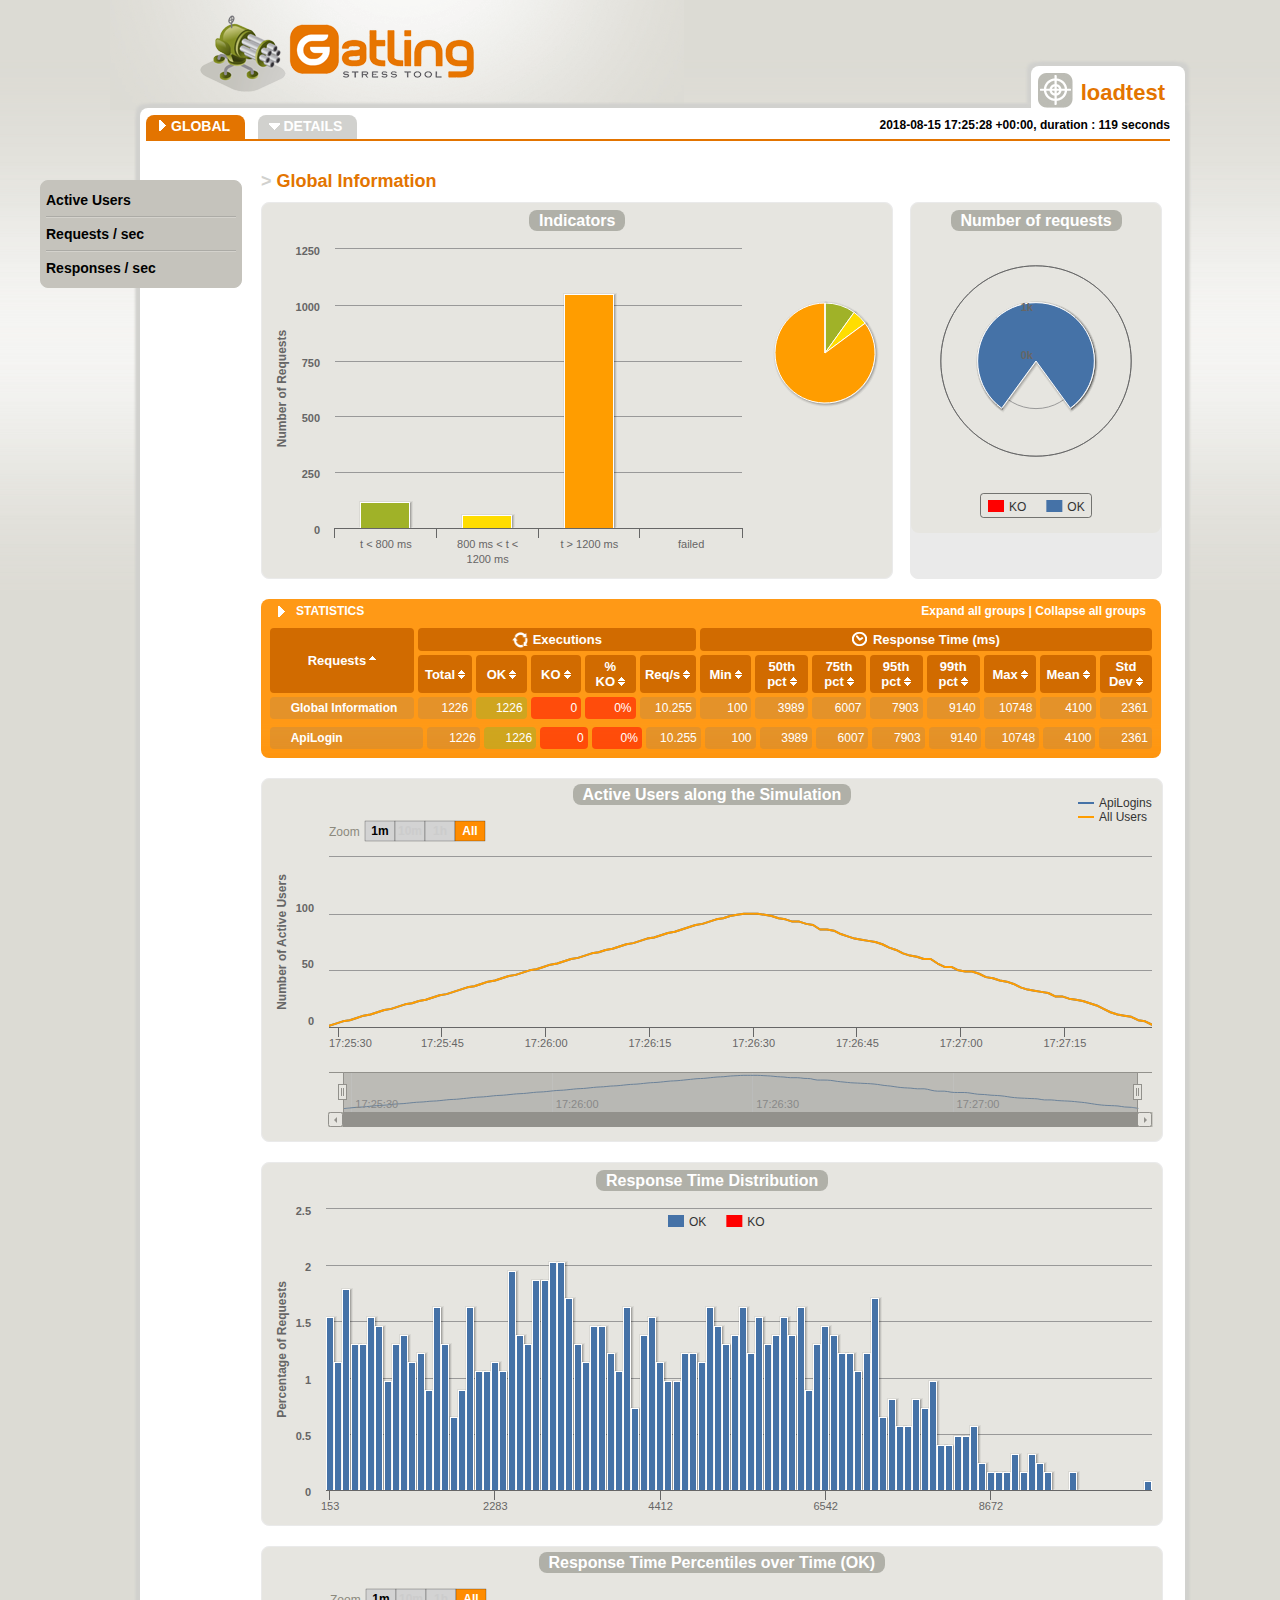
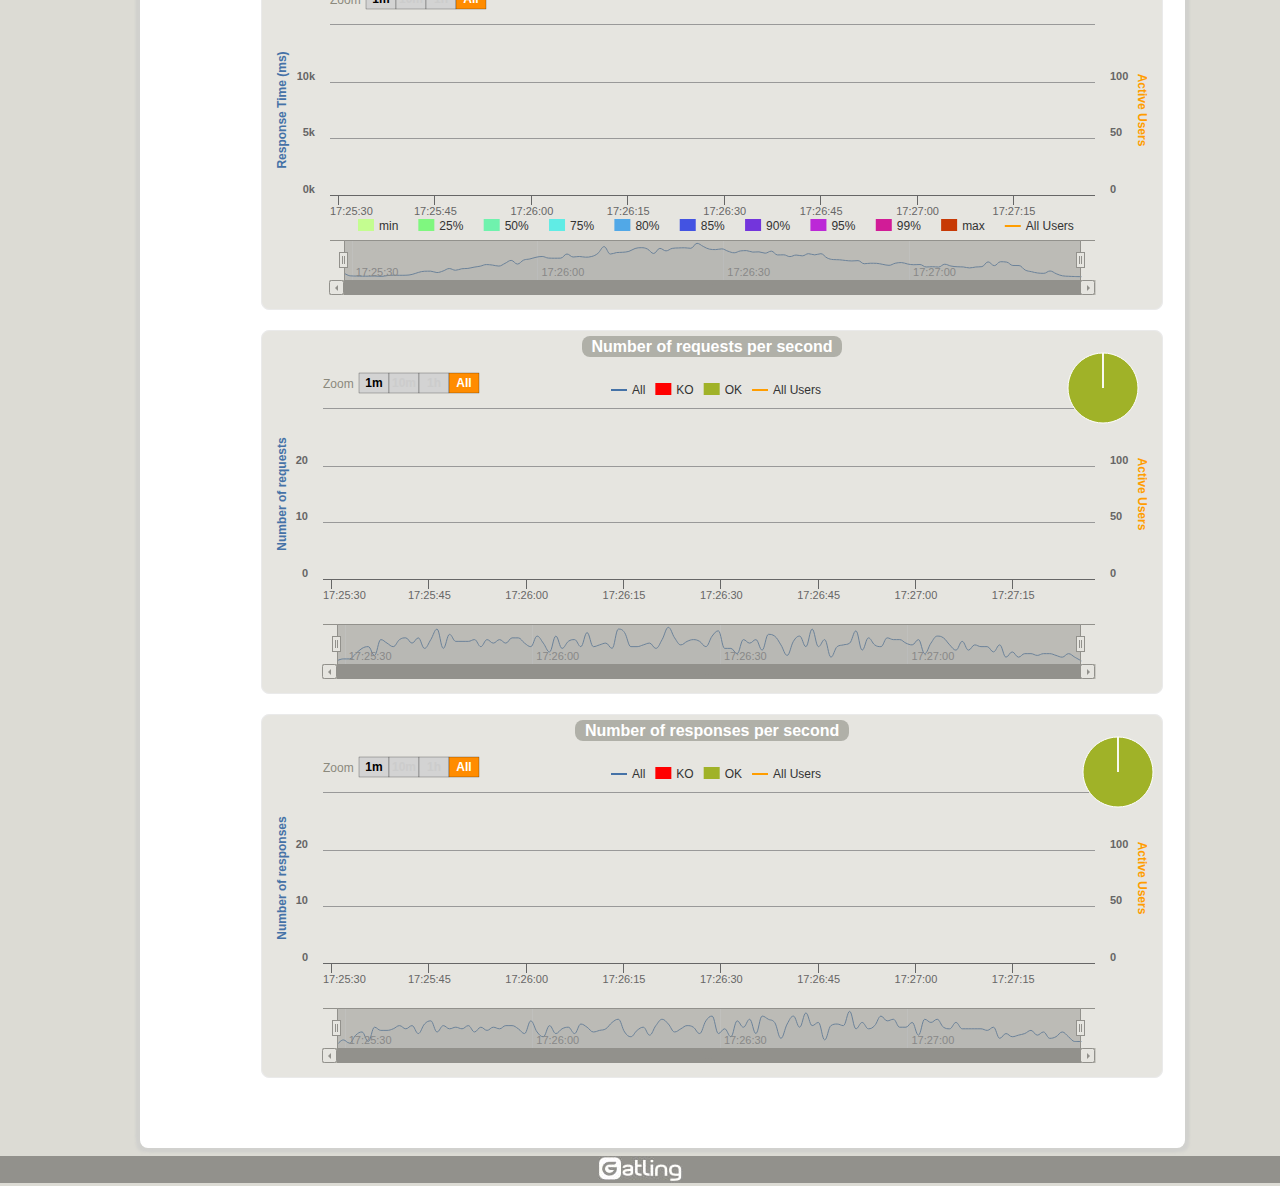
<file: loadtest/target/gatling/results/loadtest-1534353928069/index.html>
<!DOCTYPE html>
<html>
<head>
<meta charset="UTF-8">
<link rel="shortcut icon" type="image/x-icon" href="style/favicon.ico"/>
<link href="style/style.css" rel="stylesheet" type="text/css" />
<link href="style/bootstrap.min.css" rel="stylesheet" type="text/css" />
<script type="text/javascript" src="js/jquery.min.js"></script>
<script type="text/javascript" src="js/bootstrap.min.js"></script>
<script type="text/javascript" src="js/gatling.js"></script>
<script type="text/javascript" src="js/moment.min.js"></script>
<script type="text/javascript" src="js/menu.js"></script>
<script type="text/javascript" src="js/all_sessions.js"></script>
<script type="text/javascript" src="js/stats.js"></script>
<script type="text/javascript" src="js/highstock.js"></script>
<script type="text/javascript" src="js/highcharts-more.js"></script>
<script type="text/javascript" src="js/theme.js"></script>
<title>Gatling Stats - Global Information</title>
</head>
<body>
<div class="frise"></div>
<div class="container details">
    <div class="head">
        <a href="http://gatling.io" target="blank_" title="Gatling Home Page"><img alt="Gatling" src="style/logo.png"/></a>
    </div>
    <div class="main">
        <div class="cadre">
                <div class="onglet">
                    <img src="style/cible.png" />
                    <p><span>loadtest</span></p>
                </div>
                <div class="content">
                    <div class="sous-menu">
                        <div class="item ouvert"><a href="index.html">GLOBAL</a></div>
                        <div class="item "><a id="details_link" href="#">DETAILS</a></div>
                        <script type="text/javascript">
                          var timestamp = 1534353928069;
                          var runStartHumanDate = moment(timestamp).format("YYYY-MM-DD HH:mm:ss Z");
                          document.writeln("<p class='sim_desc' title='"+ runStartHumanDate +", duration : 119 seconds' data-content=''>");
                          document.writeln("<b>" + runStartHumanDate + ", duration : 119 seconds </b>");
                          document.writeln("</p>");
                        </script>
                    </div>
                    <div class="content-in">
                        <h1><span>> </span>Global Information</h1>
                        <div class="article">
                            
            <div class="schema polar">
              <div id="container_number_of_requests"></div>
            </div>

            <div class="schema demi">
              <div id="container_indicators" class="demi"></div>
            </div>

                        <div class="statistics extensible-geant collapsed">
                            <div class="title">
                                <div class="right">
                                    <span class="expand-all-button">Expand all groups</span> | <span class="collapse-all-button">Collapse all groups</span>
                                </div>
                                <div id="statistics_title" class="title_collapsed">STATISTICS <span>(Click here to show more)</span></div>
                            </div>
                            <table id="container_statistics_head" class="statistics-in extensible-geant">
                                <thead>
                                    <tr>
                                        <th rowspan="2" id="col-1" class="header sortable sorted-up"><span>Requests</span></th>
                                        <th colspan="5" class="header"><span class="executions">Executions</span></th>
                                        <th colspan="8" class="header"><span class="response-time">Response Time (ms)</span></th>
                                    </tr>
                                    <tr>
                                        <th id="col-2" class="header sortable"><span>Total</span></th>
                                        <th id="col-3" class="header sortable"><span>OK</span></th>
                                        <th id="col-4" class="header sortable"><span>KO</span></th>
                                        <th id="col-5" class="header sortable"><span>% KO</span></th>
                                        <th id="col-6" class="header sortable"><span>Req/s</span></th>
                                        <th id="col-7" class="header sortable"><span>Min</span></th>
<th id="col-8" class="header sortable"><span>50th pct</span></th>
<th id="col-9" class="header sortable"><span>75th pct</span></th>
<th id="col-10" class="header sortable"><span>95th pct</span></th>
<th id="col-11" class="header sortable"><span>99th pct</span></th>
<th id="col-12" class="header sortable"><span>Max</span></th>
<th id="col-13" class="header sortable"><span>Mean</span></th>
<th id="col-14" class="header sortable"><span>Std Dev</span></th>
                                    </tr>
                                </thead>
                                <tbody></tbody>
                            </table>
                            <div class="scrollable">
                                <table id="container_statistics_body" class="statistics-in extensible-geant">
                                    <tbody></tbody>
                                </table>
                            </div>
                        </div>

            <div class="schema geant">
              <a name="active_users"></a>
              <div id="container_active_users" class="geant"></div>
            </div>

            <div class="schema geant">
              <div id="container_distrib" class="geant"></div>
            </div>

            <div class="schema geant">
              <div id="container" class="geant"></div>
            </div>

            <div class="schema geant">
              <a name="requests"></a>
                <div id="container_requests" class="geant"></div>
            </div>

            <div class="schema geant">
              <a name="responses"></a>
                <div id="container_responses" class="geant"></div>
            </div>

                        </div>
                    </div>
                </div>
        </div>
    </div>
    <div class="nav">
        <ul></ul>
    </div>
</div>
<div class="foot">
    <a href="http://gatling.io" title="Gatling Home Page"><img alt="Gatling" src="style/logo-gatling.jpg"/></a>
</div>
<script type="text/javascript">
    var pageStats = stats.stats;
    $(document).ready(function() {
        $('.sim_desc').popover({trigger:'hover', placement:'bottom'});
        setDetailsLinkUrl();
        setGlobalMenu();
        setActiveMenu();
        fillStats(pageStats);
        
function numberOfRequestsDataForGroup(group) {
  var data = {names: [], oks: [], kos: []};

  $.each(group.contents, function(contentName, content) {
    if (content.type == 'GROUP') {
      var result = numberOfRequestsDataForGroup(content);
      data.names = data.names.concat(result.names);
      data.oks = data.oks.concat(result.oks);
      data.kos = data.kos.concat(result.kos);
    }
    else if (content.type == 'REQUEST') {
      data.names.push(content.path);
      data.oks.push(parseInt(content.stats.numberOfRequests.ok));
      data.kos.push(parseInt(content.stats.numberOfRequests.ko));
    }
  });

  return data;
}

var numberOfRequestsData = numberOfRequestsDataForGroup(stats);

new Highcharts.Chart({
  chart: {
    renderTo:'container_number_of_requests',
    polar:true,
    type:'column',
    height:330
  },
  credits:{
    enabled:false
  },
  title:{
    text:'<span class="chart_title">Number of requests</span>',
    useHTML: true
  },
  xAxis:{
    tickmarkPlacement:'on',
    tickInterval: 1,
    categories:numberOfRequestsData.names,
    labels:{ enabled:false }
  },
  yAxis:{
    min:0
  },
  plotOptions:{
    series:{
      stacking:'normal',
      groupPadding:0,
      pointPlacement:'on',
      shadow: true
    }
  },
  legend: {
    	borderWidth: 0.5,
      borderRadius: 3,
      borderColor: 'black',
      itemStyle: { fontWeight: "normal" }
  },
  series:[
    {
      name:'KO',
      data:numberOfRequestsData.kos,
      color:"#FF0000"
    },
    {
      name:'OK',
      data:numberOfRequestsData.oks,
      color:"#4572A7"
    }
  ]
});

Highcharts.setOptions({
  global: { useUTC: false }
});

var indicatorsChart = new Highcharts.Chart({
  chart: {
    renderTo: 'container_indicators',
    marginRight: 150
  },
  credits: { enabled: false },
  legend: { enabled: false },
  title: { text: 'A title to let highcharts reserve the place for the title set later' },
  xAxis: {
    categories: [
      pageStats.group1.name,
      pageStats.group2.name,
      pageStats.group3.name,
      pageStats.group4.name
    ]
  },
  yAxis: {
    title: { text: 'Number of Requests' }
  },
  tooltip: {
    formatter: function() {
      var s;
      if (this.point.name) { // the pie chart
        s = ''+ this.point.name +': '+ this.y +'% requests';
      } else {
        s = ''+ this.y + ' requests';
      }
      return s;
    }
  },
  plotOptions: {
    series: {
      stacking: 'normal',
      shadow: true
    }
  },
  series: [
    {
      type: 'column',
      color: '#A0B228',
      data: [pageStats.group1.count,0,0,0],
      tooltip: { yDecimals: 0, ySuffix: 'ms' }
    },
    {
      type: 'column',
      color: '#FFDD00',
      data: [0,pageStats.group2.count,0,0],
      tooltip: { yDecimals: 0, ySuffix: 'ms' }
    },
    {
      type: 'column',
      color: '#FF9D00',
      data: [0,0,pageStats.group3.count,0],
      tooltip: { yDecimals: 0, ySuffix: 'ms' }
    },
    {
      type: 'column',
      color: '#FF0000',
      data: [0,0,0,pageStats.group4.count],
      tooltip: { yDecimals: 0, ySuffix: 'ms' }
    },
    {
      type: 'pie',
      name: 'Percentages',
      data: [
        {
          name: pageStats.group1.name,
          y: pageStats.group1.percentage,
          color: '#A0B228'
        },
        {
          name: pageStats.group2.name,
          y: pageStats.group2.percentage,
          color: '#FFDD00'
        },
        {
          name: pageStats.group3.name,
          y: pageStats.group3.percentage,
          color: '#FF9D00'
        },
        {
          name: pageStats.group4.name,
          y: pageStats.group4.percentage,
          color: '#FF0000'
        }
      ],
      center: [470, 85],
      size: 100,
      showInLegend: false,
      dataLabels: { enabled: false }
    }
  ]
});

indicatorsChart.setTitle({
  text: '<span class="chart_title">Indicators</span>',
  useHTML: true
});

	    $('#container_exceptions').sortable('#container_exceptions');
    

  function shortenNameAndDisplayFullOnHover(name){
   if (name.length < 20)
       return name;
   else
     return "<span class='tooltipContent'>"+name+"</span>" + name.substr(0,8)+"..."+name.substr(name.length-8,name.length);
  }

function generateHtmlRow(request, level, index, parent, group) {
    if (request.name == 'Global Information')
        var url = 'index.html';
    else
        var url = request.pathFormatted + '.html';

    if (group)
        var expandButtonStyle = '';
    else
        var expandButtonStyle = ' hidden';

    if (request.stats.numberOfRequests.total != 0)
        var koPercent = (request.stats.numberOfRequests.ko * 100 / request.stats.numberOfRequests.total).toFixed(0) + '%';
    else
        var koPercent = '-'

    return '<tr id="' + request.pathFormatted + '" class="child-of-' + parent + '"> \
        <td class="total col-1"> \
            <span id="' + request.pathFormatted + '" style="margin-left: ' + (level * 10) + 'px;" class="expand-button' + expandButtonStyle + '">&nbsp;</span> \
            <a href="' + url +'" class="withTooltip">' + shortenNameAndDisplayFullOnHover(request.name) + '</a><span class="value" style="display:none;">' + index + '</span> \
        </td> \
        <td class="value total col-2">' + request.stats.numberOfRequests.total + '</td> \
        <td class="value ok col-3">' + request.stats.numberOfRequests.ok + '</td> \
        <td class="value ko col-4">' + request.stats.numberOfRequests.ko + '</td> \
        <td class="value ko col-5">' + koPercent + '</td> \
        <td class="value total col-6">' + request.stats.meanNumberOfRequestsPerSecond.total + '</td> \
        <td class="value total col-7">' + request.stats.minResponseTime.total + '</td> \
        <td class="value total col-8">' + request.stats.percentiles1.total + '</td> \
        <td class="value total col-9">' + request.stats.percentiles2.total + '</td> \
        <td class="value total col-10">' + request.stats.percentiles3.total + '</td> \
        <td class="value total col-11">' + request.stats.percentiles4.total + '</td> \
        <td class="value total col-12">' + request.stats.maxResponseTime.total + '</td> \
        <td class="value total col-13">' + request.stats.meanResponseTime.total + '</td> \
        <td class="value total col-14">' + request.stats.standardDeviation.total + '</td> \
        </tr>';
}

function generateHtmlRowsForGroup(group, level, index, parent) {
    var buffer = '';

    if (!parent)
        parent = 'ROOT';
    else {
        buffer += generateHtmlRow(group, level - 1, index, parent, true);
        index++;
        parent = group.pathFormatted;
    }

    $.each(group.contents, function(contentName, content) {
        if (content.type == 'GROUP') {
            var result = generateHtmlRowsForGroup(content, level + 1, index, parent);
            buffer += result.html;
            index = result.index;
        }
        else if (content.type == 'REQUEST') {
            buffer += generateHtmlRow(content, level, index, parent);
            index++;
        }
    });

    return { html: buffer, index: index };
}

$('#container_statistics_head tbody').append(generateHtmlRow(stats, 0, 0));

var lines = generateHtmlRowsForGroup(stats, 0, 0)
$('#container_statistics_body tbody').append(lines.html);

$('#container_statistics_head').sortable('#container_statistics_body');
$('.statistics').expandable();

if (lines.index < 30) {
    $('#statistics_title span').attr('style', 'display: none;');
    $('#statistics_title').attr('style', 'cursor: auto;')
}
else {
    $('#statistics_title').click(function(){
        $(this).toggleClass('title_collapsed').toggleClass('title_not_collapsed');
        $('#container_statistics_body').parent().toggleClass('scrollable').toggleClass('');
    });
}

	    $('#container_errors').sortable('#container_errors');
    
allUsersData.yAxis = 0;

var allUsersChart = new Highcharts.StockChart({
  chart: {
    renderTo: 'container_active_users',
    zoomType: 'x'
  },
  credits: { enabled: false },
  legend: {
    enabled: true,
    floating: true,
    align: 'right',
    verticalAlign: 'top',
    layout: 'vertical',
    borderWidth: 0,
    itemStyle: { fontWeight: "normal" }
  },
  title: { text: 'A title to let highcharts reserve the place for the title set later' },
  rangeSelector: {
    buttonSpacing: 0,
    buttonTheme: {
      fill: 'LightGrey',
      padding: 1,
      stroke: 'Black',
      'stroke-width': 0.25,
      style: {
        color: 'Black',
        fontWeight: 'bold',
      },
      states: {
        stroke: 'Black',
        'stroke-width': 0.25,
        hover: {
          fill: 'DarkGrey',
          style: { color: 'black' }
        },
        select: {
          fill: 'DarkOrange',
          style: { color: 'white' }
        }
      }
    },
    buttons : [
      {
        type : 'minute',
        count : 1,
        text : '1m'
      }, {
        type : 'minute',
        count : 10,
        text : '10m'
      }, {
        type : 'hour',
        count : 1,
        text : '1h'
      }, {
        type : 'all',
        count : 1,
        text : 'All'
      }
    ],
    selected : 3,
    inputEnabled : false
  },
  xAxis: {
    type: 'datetime',
    ordinal: false,
    maxZoom: 10000 // three days
  },
  yAxis: {
    title: { text: 'Number of Active Users' },
    opposite: false,
    min: 0
  },
  series: [
    {
color: '#4572A7',
name: 'ApiLogins',
data: [
  [1534353928600,1],[1534353929600,3],[1534353930600,5],[1534353931600,6],[1534353932600,8],[1534353933600,10],[1534353934600,11],[1534353935600,13],[1534353936600,15],[1534353937600,16],[1534353938600,18],[1534353939600,20],[1534353940600,21],[1534353941600,23],[1534353942600,24],[1534353943600,26],[1534353944600,28],[1534353945600,29],[1534353946600,31],[1534353947600,33],[1534353948600,35],[1534353949600,36],[1534353950600,38],[1534353951600,40],[1534353952600,41],[1534353953600,43],[1534353954600,45],[1534353955600,46],[1534353956600,48],[1534353957600,50],[1534353958600,51],[1534353959600,53],[1534353960600,55],[1534353961600,56],[1534353962600,58],[1534353963600,60],[1534353964600,61],[1534353965600,63],[1534353966600,65],[1534353967600,66],[1534353968600,68],[1534353969600,69],[1534353970600,71],[1534353971600,73],[1534353972600,74],[1534353973600,76],[1534353974600,78],[1534353975600,79],[1534353976600,81],[1534353977600,83],[1534353978600,84],[1534353979600,86],[1534353980600,88],[1534353981600,90],[1534353982600,91],[1534353983600,93],[1534353984600,95],[1534353985600,96],[1534353986600,98],[1534353987600,99],[1534353988600,100],[1534353989600,100],[1534353990600,100],[1534353991600,99],[1534353992600,98],[1534353993600,96],[1534353994600,95],[1534353995600,93],[1534353996600,93],[1534353997600,91],[1534353998600,90],[1534353999600,86],[1534354000600,86],[1534354001600,85],[1534354002600,82],[1534354003600,80],[1534354004600,78],[1534354005600,77],[1534354006600,76],[1534354007600,75],[1534354008600,73],[1534354009600,70],[1534354010600,68],[1534354011600,65],[1534354012600,63],[1534354013600,62],[1534354014600,60],[1534354015600,60],[1534354016600,56],[1534354017600,53],[1534354018600,53],[1534354019600,50],[1534354020600,49],[1534354021600,49],[1534354022600,47],[1534354023600,44],[1534354024600,43],[1534354025600,41],[1534354026600,40],[1534354027600,38],[1534354028600,35],[1534354029600,33],[1534354030600,32],[1534354031600,31],[1534354032600,30],[1534354033600,27],[1534354034600,27],[1534354035600,25],[1534354036600,24],[1534354037600,23],[1534354038600,21],[1534354039600,19],[1534354040600,16],[1534354041600,13],[1534354042600,11],[1534354043600,10],[1534354044600,9],[1534354045600,6],[1534354046600,5],[1534354047600,2]
],
tooltip: { yDecimals: 0, ySuffix: '', valueDecimals: 0 }
},

    allUsersData
  ]
});


allUsersChart.setTitle({
  text: '<span class="chart_title">Active Users along the Simulation</span>',
  useHTML: true
});

allUsersData.yAxis = 1;

var responseTimeDistributionChart = new Highcharts.Chart({
  chart: {
    renderTo: 'container_distrib',
    type: 'column'
  },
  credits: {
    enabled: false
  },
  legend: {
    enabled: true,
    floating: true,
    y: -285,
    borderWidth: 0,
    itemStyle: {
      fontWeight: "normal"
    }
  },
  title: {
    text: 'A title to let highcharts reserve the place for the title set later'
  },
  xAxis: {
    categories: ['153', '260', '366', '473', '579', '686', '792', '899', '1005', '1112', '1218', '1325', '1431', '1537', '1644', '1750', '1857', '1963', '2070', '2176', '2283', '2389', '2496', '2602', '2709', '2815', '2922', '3028', '3135', '3241', '3348', '3454', '3561', '3667', '3774', '3880', '3987', '4093', '4199', '4306', '4412', '4519', '4625', '4732', '4838', '4945', '5051', '5158', '5264', '5371', '5477', '5584', '5690', '5797', '5903', '6010', '6116', '6223', '6329', '6436', '6542', '6649', '6755', '6861', '6968', '7074', '7181', '7287', '7394', '7500', '7607', '7713', '7820', '7926', '8033', '8139', '8246', '8352', '8459', '8565', '8672', '8778', '8885', '8991', '9098', '9204', '9311', '9417', '9523', '9630', '9736', '9843', '9949', '10056', '10162', '10269', '10375', '10482', '10588', '10695'],
    tickInterval: 20
  },
  yAxis: {
    min: 0,
    title: {
      text: 'Percentage of Requests'
    }
  },
  tooltip: {
    formatter: function() {
      return '<b>'+ this.x +' ms</b><br/>'+
      this.series.name +': '+ this.y +' %<br/>'+
      'Total: '+ this.point.stackTotal + ' %';
    }
  },
  plotOptions: {
    series: {
      groupPadding: 0,
      stacking: 'normal',
      shadow: true
    }
  },
  series: [
  	{
type: 'column',
color: '#4572A7',
name: 'OK',
data: [
  1.54,1.14,1.79,1.3,1.3,1.54,1.46,0.97,1.3,1.38,1.14,1.22,0.89,1.63,1.3,0.65,0.89,1.63,1.06,1.06,1.14,1.06,1.95,1.38,1.3,1.87,1.87,2.03,2.03,1.71,1.3,1.14,1.46,1.46,1.22,1.06,1.63,0.73,1.38,1.54,1.14,0.97,0.97,1.22,1.22,1.14,1.63,1.46,1.3,1.38,1.63,1.22,1.54,1.3,1.38,1.54,1.38,1.63,0.89,1.3,1.46,1.38,1.22,1.22,1.06,1.22,1.71,0.65,0.81,0.57,0.57,0.81,0.73,0.97,0.4,0.4,0.48,0.48,0.57,0.24,0.16,0.16,0.16,0.32,0.16,0.32,0.24,0.16,0.0,0.0,0.16,0.0,0.0,0.0,0.0,0.0,0.0,0.0,0.0,0.08
],
tooltip: { yDecimals: 0, ySuffix: 'ms' }
},
  	{
type: 'column',
color: '#FF0000',
name: 'KO',
data: [
  0.0,0.0,0.0,0.0,0.0,0.0,0.0,0.0,0.0,0.0,0.0,0.0,0.0,0.0,0.0,0.0,0.0,0.0,0.0,0.0,0.0,0.0,0.0,0.0,0.0,0.0,0.0,0.0,0.0,0.0,0.0,0.0,0.0,0.0,0.0,0.0,0.0,0.0,0.0,0.0,0.0,0.0,0.0,0.0,0.0,0.0,0.0,0.0,0.0,0.0,0.0,0.0,0.0,0.0,0.0,0.0,0.0,0.0,0.0,0.0,0.0,0.0,0.0,0.0,0.0,0.0,0.0,0.0,0.0,0.0,0.0,0.0,0.0,0.0,0.0,0.0,0.0,0.0,0.0,0.0,0.0,0.0,0.0,0.0,0.0,0.0,0.0,0.0,0.0,0.0,0.0,0.0,0.0,0.0,0.0,0.0,0.0,0.0,0.0,0.0
],
tooltip: { yDecimals: 0, ySuffix: 'ms' }
}
  ]
});

responseTimeDistributionChart.setTitle({
  text: '<span class="chart_title">Response Time Distribution</span>',
  useHTML: true
});

var responseTimeChart = new Highcharts.StockChart({
  chart: {
    renderTo: 'container',
    zoomType: 'x'
  },
  colors: ['#C4FD90', '#7FF77F', '#6FF2AD', '#60ECE5', '#51A8E7', '#4353E2', '#7335DC', '#BC28D7', '#D11C97', '#C73905', 'Orange'],
  credits: { enabled: false },
  legend: {
    enabled: true,
    floating: true,
    y: -65,
    borderWidth: 0,
    itemStyle: { fontWeight: "normal" }
  },
  title: { text: 'A title to let highcharts reserve the place for the title set later' },
  navigator: { baseSeries: 9 },
  rangeSelector: {
    rangeSelector: { align: "left" },
    buttonSpacing: 0,
    buttonTheme: {
      fill: 'LightGrey',
      padding: 1,
      stroke: 'Black',
      'stroke-width': 0.25,
      style: {
        color: 'Black',
        fontWeight: 'bold',
      },
      states: {
        stroke: 'Black',
        'stroke-width': 0.25,
        hover: {
          fill: 'DarkGrey',
          style: { color: 'black' }
        },
        select: {
          fill: 'DarkOrange',
          style: { color: 'white' }
        }
      }
    },
    buttons : [
      {
        type : 'minute',
        count : 1,
        text : '1m'
      }, {
        type : 'minute',
        count : 10,
        text : '10m'
      }, {
        type : 'hour',
        count : 1,
        text : '1h'
      }, {
        type : 'all',
        count : 1,
        text : 'All'
      }
    ],
    selected : 3,
    inputEnabled : false
  },
  xAxis: {
    type: 'datetime',
    ordinal: false,
    maxZoom: 10000 // three days
  },
  yAxis:[
    {
      min: 0,
      title: {
        text: 'Response Time (ms)',
        style: { color: '#4572A7' }
      },
      opposite: false
    }, {
      min: 0,
      title: {
        text: 'Active Users',
        style: { color: '#FF9D00' }
      },
      opposite: true
    }
  ],
  plotOptions: {
    arearange: { lineWidth: 1 },
    series: {
      dataGrouping: { enabled: false }
    }
  },
  series: [
  
    
         {
pointInterval: 1000,
name: 'min',
data: [
  [1534353928600,1320],[1534353929600,180],[1534353930600,163],[1534353931600,136],[1534353932600,138],[1534353933600,109],[1534353934600,200],[1534353935600,266],[1534353936600,227],[1534353937600,443],[1534353938600,147],[1534353939600,608],[1534353940600,603],[1534353941600,940],[1534353942600,847],[1534353943600,743],[1534353944600,734],[1534353945600,1201],[1534353946600,1144],[1534353947600,1303],[1534353948600,1496],[1534353949600,1837],[1534353950600,1741],[1534353951600,1936],[1534353952600,1933],[1534353953600,2175],[1534353954600,2157],[1534353955600,2650],[1534353956600,2365],[1534353957600,2767],[1534353958600,3660],[1534353959600,3170],[1534353960600,3502],[1534353961600,3776],[1534353962600,3469],[1534353963600,3515],[1534353964600,4351],[1534353965600,3400],[1534353966600,4036],[1534353967600,4634],[1534353968600,3750],[1534353969600,3901],[1534353970600,4539],[1534353971600,4512],[1534353972600,5127],[1534353973600,5006],[1534353974600,5039],[1534353975600,5531],[1534353976600,5466],[1534353977600,4851],[1534353978600,4772],[1534353979600,5325],[1534353980600,4871],[1534353981600,4972],[1534353982600,4845],[1534353983600,5046],[1534353984600,4863],[1534353985600,6824],[1534353986600,4399],[1534353987600,4721],[1534353988600,4984],[1534353989600,4558],[1534353990600,5828],[1534353991600,3355],[1534353992600,5717],[1534353993600,3658],[1534353994600,3907],[1534353995600,4409],[1534353996600,3411],[1534353997600,3491],[1534353998600,3135],[1534353999600,3284],[1534354000600,3915],[1534354001600,2235],[1534354002600,2547],[1534354003600,2316],[1534354004600,3323],[1534354005600,3621],[1534354006600,2706],[1534354007600,4799],[1534354008600,2088],[1534354009600,1495],[1534354010600,1064],[1534354011600,1251],[1534354012600,1244],[1534354013600,979],[1534354014600,928],[1534354015600,768],[1534354016600,713],[1534354017600,793],[1534354018600,745],[1534354019600,746],[1534354020600,1506],[1534354021600,1299],[1534354022600,1460],[1534354023600,844],[1534354024600,810],[1534354025600,934],[1534354026600,905],[1534354027600,1103],[1534354028600,1396],[1534354029600,1776],[1534354030600,1186],[1534354031600,1097],[1534354032600,1137],[1534354033600,1593],[1534354034600,1925],[1534354035600,1961],[1534354036600,2266],[1534354037600,1539],[1534354038600,1274],[1534354039600,1199],[1534354040600,1025],[1534354041600,840],[1534354042600,946],[1534354043600,512],[1534354044600,317],[1534354045600,100],[1534354046600,123],[1534354047600,193]
],
tooltip: { yDecimals: 0, ySuffix: 'ms' },
type : 'area',
yAxis: 0,
zIndex: 10
},
         {
pointInterval: 1000,
name: '25%',
data: [
  [1534353928600,1320],[1534353929600,249],[1534353930600,218],[1534353931600,183],[1534353932600,197],[1534353933600,329],[1534353934600,205],[1534353935600,373],[1534353936600,290],[1534353937600,477],[1534353938600,290],[1534353939600,691],[1534353940600,655],[1534353941600,1041],[1534353942600,954],[1534353943600,824],[1534353944600,1094],[1534353945600,1468],[1534353946600,1422],[1534353947600,1674],[1534353948600,1994],[1534353949600,2222],[1534353950600,2586],[1534353951600,2635],[1534353952600,2848],[1534353953600,2462],[1534353954600,2757],[1534353955600,2940],[1534353956600,2985],[1534353957600,3432],[1534353958600,3934],[1534353959600,3978],[1534353960600,4491],[1534353961600,4397],[1534353962600,4034],[1534353963600,4209],[1534353964600,4709],[1534353965600,4217],[1534353966600,5230],[1534353967600,5151],[1534353968600,4893],[1534353969600,5000],[1534353970600,5834],[1534353971600,4855],[1534353972600,5534],[1534353973600,6011],[1534353974600,6236],[1534353975600,6400],[1534353976600,6204],[1534353977600,6056],[1534353978600,5613],[1534353979600,6030],[1534353980600,6123],[1534353981600,5933],[1534353982600,6339],[1534353983600,6608],[1534353984600,6709],[1534353985600,7165],[1534353986600,7120],[1534353987600,6967],[1534353988600,7038],[1534353989600,7177],[1534353990600,6618],[1534353991600,6477],[1534353992600,5897],[1534353993600,6428],[1534353994600,6199],[1534353995600,5330],[1534353996600,5432],[1534353997600,5497],[1534353998600,5389],[1534353999600,5482],[1534354000600,4551],[1534354001600,4200],[1534354002600,5428],[1534354003600,5517],[1534354004600,5357],[1534354005600,5062],[1534354006600,4955],[1534354007600,4858],[1534354008600,3994],[1534354009600,4201],[1534354010600,3599],[1534354011600,3967],[1534354012600,3399],[1534354013600,3183],[1534354014600,2946],[1534354015600,2979],[1534354016600,2836],[1534354017600,2910],[1534354018600,3266],[1534354019600,3065],[1534354020600,2857],[1534354021600,2611],[1534354022600,2109],[1534354023600,2001],[1534354024600,1944],[1534354025600,2130],[1534354026600,2026],[1534354027600,1958],[1534354028600,1858],[1534354029600,2013],[1534354030600,2165],[1534354031600,1863],[1534354032600,1581],[1534354033600,2003],[1534354034600,3222],[1534354035600,2354],[1534354036600,2480],[1534354037600,1612],[1534354038600,1296],[1534354039600,1307],[1534354040600,1096],[1534354041600,1021],[1534354042600,1054],[1534354043600,629],[1534354044600,340],[1534354045600,107],[1534354046600,124],[1534354047600,193]
],
tooltip: { yDecimals: 0, ySuffix: 'ms' },
type : 'area',
yAxis: 0,
zIndex: 9
},
         {
pointInterval: 1000,
name: '50%',
data: [
  [1534353928600,1320],[1534353929600,318],[1534353930600,274],[1534353931600,327],[1534353932600,266],[1534353933600,350],[1534353934600,216],[1534353935600,443],[1534353936600,594],[1534353937600,541],[1534353938600,464],[1534353939600,728],[1534353940600,677],[1534353941600,1097],[1534353942600,1069],[1534353943600,1001],[1534353944600,1404],[1534353945600,1605],[1534353946600,1622],[1534353947600,1873],[1534353948600,2152],[1534353949600,2474],[1534353950600,2851],[1534353951600,2776],[1534353952600,2998],[1534353953600,2581],[1534353954600,2999],[1534353955600,3405],[1534353956600,3247],[1534353957600,3899],[1534353958600,4536],[1534353959600,4562],[1534353960600,4912],[1534353961600,5207],[1534353962600,5106],[1534353963600,4456],[1534353964600,5519],[1534353965600,5032],[1534353966600,5333],[1534353967600,5397],[1534353968600,4988],[1534353969600,5271],[1534353970600,6016],[1534353971600,5434],[1534353972600,6040],[1534353973600,6637],[1534353974600,6643],[1534353975600,6780],[1534353976600,7090],[1534353977600,6532],[1534353978600,6582],[1534353979600,6507],[1534353980600,6637],[1534353981600,6742],[1534353982600,7234],[1534353983600,8089],[1534353984600,7266],[1534353985600,8060],[1534353986600,8261],[1534353987600,7411],[1534353988600,7774],[1534353989600,7677],[1534353990600,7441],[1534353991600,6763],[1534353992600,7860],[1534353993600,7162],[1534353994600,6528],[1534353995600,6258],[1534353996600,6212],[1534353997600,5949],[1534353998600,5741],[1534353999600,5864],[1534354000600,5575],[1534354001600,5781],[1534354002600,6068],[1534354003600,5841],[1534354004600,5683],[1534354005600,5359],[1534354006600,5242],[1534354007600,4917],[1534354008600,4312],[1534354009600,4300],[1534354010600,4378],[1534354011600,4165],[1534354012600,3875],[1534354013600,3949],[1534354014600,3315],[1534354015600,3089],[1534354016600,2994],[1534354017600,3023],[1534354018600,3789],[1534354019600,3485],[1534354020600,3214],[1534354021600,3022],[1534354022600,2336],[1534354023600,2402],[1534354024600,2662],[1534354025600,2438],[1534354026600,2569],[1534354027600,2308],[1534354028600,2287],[1534354029600,2249],[1534354030600,2329],[1534354031600,2094],[1534354032600,2791],[1534354033600,2975],[1534354034600,3692],[1534354035600,2747],[1534354036600,2858],[1534354037600,1686],[1534354038600,1523],[1534354039600,1308],[1534354040600,1160],[1534354041600,1041],[1534354042600,1200],[1534354043600,874],[1534354044600,363],[1534354045600,181],[1534354046600,126],[1534354047600,193]
],
tooltip: { yDecimals: 0, ySuffix: 'ms' },
type : 'area',
yAxis: 0,
zIndex: 8
},
         {
pointInterval: 1000,
name: '75%',
data: [
  [1534353928600,1320],[1534353929600,387],[1534353930600,329],[1534353931600,329],[1534353932600,336],[1534353933600,385],[1534353934600,239],[1534353935600,477],[1534353936600,623],[1534353937600,573],[1534353938600,589],[1534353939600,785],[1534353940600,954],[1534353941600,1464],[1534353942600,1404],[1534353943600,1226],[1534353944600,1583],[1534353945600,1797],[1534353946600,2060],[1534353947600,2182],[1534353948600,2508],[1534353949600,2869],[1534353950600,3207],[1534353951600,2987],[1534353952600,3485],[1534353953600,2969],[1534353954600,3117],[1534353955600,3620],[1534353956600,3652],[1534353957600,4747],[1534353958600,5179],[1534353959600,5187],[1534353960600,5444],[1534353961600,5848],[1534353962600,5930],[1534353963600,5396],[1534353964600,5856],[1534353965600,5741],[1534353966600,5777],[1534353967600,5864],[1534353968600,5181],[1534353969600,6379],[1534353970600,6897],[1534353971600,6087],[1534353972600,6629],[1534353973600,7318],[1534353974600,7100],[1534353975600,7018],[1534353976600,7316],[1534353977600,7283],[1534353978600,7083],[1534353979600,8017],[1534353980600,7180],[1534353981600,7134],[1534353982600,7900],[1534353983600,9135],[1534353984600,8304],[1534353985600,8662],[1534353986600,8596],[1534353987600,8217],[1534353988600,8050],[1534353989600,7902],[1534353990600,7875],[1534353991600,7180],[1534353992600,7887],[1534353993600,7543],[1534353994600,7045],[1534353995600,6642],[1534353996600,6566],[1534353997600,6274],[1534353998600,6344],[1534353999600,6341],[1534354000600,6426],[1534354001600,6034],[1534354002600,6583],[1534354003600,6418],[1534354004600,6168],[1534354005600,6120],[1534354006600,5690],[1534354007600,5262],[1534354008600,4669],[1534354009600,5037],[1534354010600,4814],[1534354011600,4737],[1534354012600,4066],[1534354013600,4297],[1534354014600,3995],[1534354015600,3322],[1534354016600,3367],[1534354017600,3377],[1534354018600,4055],[1534354019600,3650],[1534354020600,3408],[1534354021600,3332],[1534354022600,2524],[1534354023600,2630],[1534354024600,2903],[1534354025600,2723],[1534354026600,2860],[1534354027600,2755],[1534354028600,2639],[1534354029600,2536],[1534354030600,2488],[1534354031600,2597],[1534354032600,3181],[1534354033600,3114],[1534354034600,4073],[1534354035600,3776],[1534354036600,3189],[1534354037600,2699],[1534354038600,1684],[1534354039600,1453],[1534354040600,1239],[1534354041600,1053],[1534354042600,1591],[1534354043600,1091],[1534354044600,414],[1534354045600,249],[1534354046600,182],[1534354047600,193]
],
tooltip: { yDecimals: 0, ySuffix: 'ms' },
type : 'area',
yAxis: 0,
zIndex: 7
},
         {
pointInterval: 1000,
name: '80%',
data: [
  [1534353928600,1320],[1534353929600,401],[1534353930600,340],[1534353931600,330],[1534353932600,342],[1534353933600,386],[1534353934600,247],[1534353935600,481],[1534353936600,640],[1534353937600,582],[1534353938600,598],[1534353939600,788],[1534353940600,980],[1534353941600,1566],[1534353942600,1404],[1534353943600,1260],[1534353944600,1624],[1534353945600,1869],[1534353946600,2135],[1534353947600,2261],[1534353948600,2508],[1534353949600,3067],[1534353950600,3337],[1534353951600,3313],[1534353952600,3568],[1534353953600,3069],[1534353954600,3180],[1534353955600,3654],[1534353956600,3707],[1534353957600,4813],[1534353958600,5249],[1534353959600,5193],[1534353960600,5488],[1534353961600,5926],[1534353962600,6007],[1534353963600,5731],[1534353964600,5934],[1534353965600,5885],[1534353966600,5874],[1534353967600,5967],[1534353968600,5238],[1534353969600,6495],[1534353970600,7187],[1534353971600,6230],[1534353972600,6776],[1534353973600,7504],[1534353974600,7170],[1534353975600,7779],[1534353976600,7516],[1534353977600,7607],[1534353978600,7167],[1534353979600,8184],[1534353980600,7407],[1534353981600,7196],[1534353982600,7951],[1534353983600,9193],[1534353984600,8324],[1534353985600,8678],[1534353986600,8875],[1534353987600,8377],[1534353988600,8171],[1534353989600,8066],[1534353990600,7883],[1534353991600,7341],[1534353992600,7977],[1534353993600,7747],[1534353994600,7148],[1534353995600,6856],[1534353996600,6763],[1534353997600,6342],[1534353998600,6520],[1534353999600,6438],[1534354000600,6450],[1534354001600,6093],[1534354002600,6650],[1534354003600,6689],[1534354004600,6262],[1534354005600,6443],[1534354006600,5744],[1534354007600,5331],[1534354008600,4721],[1534354009600,5116],[1534354010600,4824],[1534354011600,4745],[1534354012600,4149],[1534354013600,4299],[1534354014600,4142],[1534354015600,3415],[1534354016600,3392],[1534354017600,3840],[1534354018600,4138],[1534354019600,3670],[1534354020600,3438],[1534354021600,3465],[1534354022600,2671],[1534354023600,2776],[1534354024600,2956],[1534354025600,2800],[1534354026600,2911],[1534354027600,2914],[1534354028600,2776],[1534354029600,2574],[1534354030600,2548],[1534354031600,2776],[1534354032600,3185],[1534354033600,3146],[1534354034600,4152],[1534354035600,3981],[1534354036600,3289],[1534354037600,2902],[1534354038600,1802],[1534354039600,1517],[1534354040600,1262],[1534354041600,1093],[1534354042600,1670],[1534354043600,1099],[1534354044600,424],[1534354045600,262],[1534354046600,193],[1534354047600,193]
],
tooltip: { yDecimals: 0, ySuffix: 'ms' },
type : 'area',
yAxis: 0,
zIndex: 6
},
         {
pointInterval: 1000,
name: '85%',
data: [
  [1534353928600,1320],[1534353929600,415],[1534353930600,351],[1534353931600,331],[1534353932600,348],[1534353933600,387],[1534353934600,255],[1534353935600,488],[1534353936600,644],[1534353937600,591],[1534353938600,611],[1534353939600,792],[1534353940600,1025],[1534353941600,1632],[1534353942600,1404],[1534353943600,1322],[1534353944600,1679],[1534353945600,1941],[1534353946600,2144],[1534353947600,2366],[1534353948600,2567],[1534353949600,3143],[1534353950600,3427],[1534353951600,3640],[1534353952600,3661],[1534353953600,3088],[1534353954600,3333],[1534353955600,3874],[1534353956600,3740],[1534353957600,4886],[1534353958600,5436],[1534353959600,5200],[1534353960600,5546],[1534353961600,5971],[1534353962600,6014],[1534353963600,5837],[1534353964600,6012],[1534353965600,6026],[1534353966600,6050],[1534353967600,6071],[1534353968600,5754],[1534353969600,6612],[1534353970600,7287],[1534353971600,6533],[1534353972600,6923],[1534353973600,7618],[1534353974600,7351],[1534353975600,8540],[1534353976600,7717],[1534353977600,8015],[1534353978600,7187],[1534353979600,8352],[1534353980600,7631],[1534353981600,7282],[1534353982600,8033],[1534353983600,9208],[1534353984600,8427],[1534353985600,8829],[1534353986600,9105],[1534353987600,8537],[1534353988600,8419],[1534353989600,8287],[1534353990600,7891],[1534353991600,7502],[1534353992600,8067],[1534353993600,7943],[1534353994600,7163],[1534353995600,7200],[1534353996600,6968],[1534353997600,6651],[1534353998600,6607],[1534353999600,6534],[1534354000600,6473],[1534354001600,6396],[1534354002600,6658],[1534354003600,6960],[1534354004600,6411],[1534354005600,6767],[1534354006600,5810],[1534354007600,5400],[1534354008600,4773],[1534354009600,5206],[1534354010600,4945],[1534354011600,4774],[1534354012600,4213],[1534354013600,4307],[1534354014600,4153],[1534354015600,3508],[1534354016600,3433],[1534354017600,4178],[1534354018600,4208],[1534354019600,3701],[1534354020600,3496],[1534354021600,3568],[1534354022600,2818],[1534354023600,2900],[1534354024600,3084],[1534354025600,2843],[1534354026600,3002],[1534354027600,3051],[1534354028600,2873],[1534354029600,2636],[1534354030600,2611],[1534354031600,2955],[1534354032600,3189],[1534354033600,3278],[1534354034600,4253],[1534354035600,4187],[1534354036600,3401],[1534354037600,3104],[1534354038600,1920],[1534354039600,1582],[1534354040600,1285],[1534354041600,1133],[1534354042600,1749],[1534354043600,1107],[1534354044600,434],[1534354045600,275],[1534354046600,204],[1534354047600,193]
],
tooltip: { yDecimals: 0, ySuffix: 'ms' },
type : 'area',
yAxis: 0,
zIndex: 5
},
         {
pointInterval: 1000,
name: '90%',
data: [
  [1534353928600,1320],[1534353929600,429],[1534353930600,362],[1534353931600,333],[1534353932600,352],[1534353933600,389],[1534353934600,263],[1534353935600,497],[1534353936600,648],[1534353937600,602],[1534353938600,632],[1534353939600,828],[1534353940600,1071],[1534353941600,1689],[1534353942600,1564],[1534353943600,1436],[1534353944600,1729],[1534353945600,2196],[1534353946600,2160],[1534353947600,2486],[1534353948600,2661],[1534353949600,3149],[1534353950600,3434],[1534353951600,3848],[1534353952600,3773],[1534353953600,3107],[1534353954600,3666],[1534353955600,4094],[1534353956600,3942],[1534353957600,5014],[1534353958600,5624],[1534353959600,5429],[1534353960600,5884],[1534353961600,6016],[1534353962600,6022],[1534353963600,5960],[1534353964600,6427],[1534353965600,6164],[1534353966600,6380],[1534353967600,6171],[1534353968600,6158],[1534353969600,6852],[1534353970600,7598],[1534353971600,6837],[1534353972600,7205],[1534353973600,7716],[1534353974600,7470],[1534353975600,8959],[1534353976600,8129],[1534353977600,8393],[1534353978600,7208],[1534353979600,8608],[1534353980600,7850],[1534353981600,7452],[1534353982600,8211],[1534353983600,9232],[1534353984600,8580],[1534353985600,9251],[1534353986600,9307],[1534353987600,8676],[1534353988600,8502],[1534353989600,8546],[1534353990600,8004],[1534353991600,7595],[1534353992600,8157],[1534353993600,8126],[1534353994600,7178],[1534353995600,7805],[1534353996600,7189],[1534353997600,6974],[1534353998600,6692],[1534353999600,6659],[1534354000600,6497],[1534354001600,6839],[1534354002600,6717],[1534354003600,7171],[1534354004600,6753],[1534354005600,7037],[1534354006600,5897],[1534354007600,5469],[1534354008600,4946],[1534354009600,5281],[1534354010600,5066],[1534354011600,4874],[1534354012600,4239],[1534354013600,4400],[1534354014600,4187],[1534354015600,3660],[1534354016600,3557],[1534354017600,4265],[1534354018600,4250],[1534354019600,3733],[1534354020600,3584],[1534354021600,3610],[1534354022600,2965],[1534354023600,3024],[1534354024600,3136],[1534354025600,3097],[1534354026600,3122],[1534354027600,3145],[1534354028600,2947],[1534354029600,2745],[1534354030600,2719],[1534354031600,3109],[1534354032600,3528],[1534354033600,3411],[1534354034600,4392],[1534354035600,4393],[1534354036600,3513],[1534354037600,3307],[1534354038600,2038],[1534354039600,1646],[1534354040600,1309],[1534354041600,1173],[1534354042600,1829],[1534354043600,1114],[1534354044600,444],[1534354045600,289],[1534354046600,215],[1534354047600,193]
],
tooltip: { yDecimals: 0, ySuffix: 'ms' },
type : 'area',
yAxis: 0,
zIndex: 4
},
         {
pointInterval: 1000,
name: '95%',
data: [
  [1534353928600,1320],[1534353929600,443],[1534353930600,373],[1534353931600,334],[1534353932600,355],[1534353933600,392],[1534353934600,271],[1534353935600,513],[1534353936600,652],[1534353937600,615],[1534353938600,642],[1534353939600,867],[1534353940600,1299],[1534353941600,1784],[1534353942600,1750],[1534353943600,1482],[1534353944600,1914],[1534353945600,2482],[1534353946600,2187],[1534353947600,2591],[1534353948600,2737],[1534353949600,3172],[1534353950600,3469],[1534353951600,3936],[1534353952600,3828],[1534353953600,3328],[1534353954600,4029],[1534353955600,4718],[1534353956600,4087],[1534353957600,5200],[1534353958600,5711],[1534353959600,5879],[1534353960600,6247],[1534353961600,6051],[1534353962600,6029],[1534353963600,6042],[1534353964600,6897],[1534353965600,6293],[1534353966600,6527],[1534353967600,6267],[1534353968600,6329],[1534353969600,7214],[1534353970600,8651],[1534353971600,7095],[1534353972600,7510],[1534353973600,7890],[1534353974600,7630],[1534353975600,9036],[1534353976600,8751],[1534353977600,8667],[1534353978600,7370],[1534353979600,8880],[1534353980600,8098],[1534353981600,7719],[1534353982600,8640],[1534353983600,9285],[1534353984600,8864],[1534353985600,9934],[1534353986600,9536],[1534353987600,8794],[1534353988600,8603],[1534353989600,8815],[1534353990600,8134],[1534353991600,7677],[1534353992600,8247],[1534353993600,8289],[1534353994600,7577],[1534353995600,8021],[1534353996600,7409],[1534353997600,7463],[1534353998600,6840],[1534353999600,6884],[1534354000600,6521],[1534354001600,6971],[1534354002600,6765],[1534354003600,7322],[1534354004600,7013],[1534354005600,7253],[1534354006600,6007],[1534354007600,5538],[1534354008600,5240],[1534354009600,5299],[1534354010600,5119],[1534354011600,5067],[1534354012600,4265],[1534354013600,4443],[1534354014600,4300],[1534354015600,3870],[1534354016600,3672],[1534354017600,4351],[1534354018600,4420],[1534354019600,3970],[1534354020600,3779],[1534354021600,3789],[1534354022600,3112],[1534354023600,3187],[1534354024600,3184],[1534354025600,3533],[1534354026600,3342],[1534354027600,3239],[1534354028600,3097],[1534354029600,2854],[1534354030600,2984],[1534354031600,3238],[1534354032600,4200],[1534354033600,3543],[1534354034600,4658],[1534354035600,4599],[1534354036600,3625],[1534354037600,3510],[1534354038600,2156],[1534354039600,1711],[1534354040600,1332],[1534354041600,1213],[1534354042600,1908],[1534354043600,1122],[1534354044600,454],[1534354045600,302],[1534354046600,226],[1534354047600,193]
],
tooltip: { yDecimals: 0, ySuffix: 'ms' },
type : 'area',
yAxis: 0,
zIndex: 3
},
         {
pointInterval: 1000,
name: '99%',
data: [
  [1534353928600,1320],[1534353929600,454],[1534353930600,382],[1534353931600,335],[1534353932600,358],[1534353933600,394],[1534353934600,277],[1534353935600,529],[1534353936600,656],[1534353937600,626],[1534353938600,646],[1534353939600,901],[1534353940600,1482],[1534353941600,1885],[1534353942600,1898],[1534353943600,1490],[1534353944600,1974],[1534353945600,2710],[1534353946600,2219],[1534353947600,2673],[1534353948600,2793],[1534353949600,3194],[1534353950600,3509],[1534353951600,4006],[1534353952600,3848],[1534353953600,3504],[1534353954600,4330],[1534353955600,5218],[1534353956600,4164],[1534353957600,5388],[1534353958600,5781],[1534353959600,6239],[1534353960600,6515],[1534353961600,6079],[1534353962600,6035],[1534353963600,6062],[1534353964600,7273],[1534353965600,6393],[1534353966600,6571],[1534353967600,6343],[1534353968600,6536],[1534353969600,7504],[1534353970600,9493],[1534353971600,7301],[1534353972600,7754],[1534353973600,7911],[1534353974600,8089],[1534353975600,9097],[1534353976600,9249],[1534353977600,8887],[1534353978600,7499],[1534353979600,9097],[1534353980600,8310],[1534353981600,8863],[1534353982600,9157],[1534353983600,9328],[1534353984600,9116],[1534353985600,10585],[1534353986600,9724],[1534353987600,8889],[1534353988600,8733],[1534353989600,8960],[1534353990600,8238],[1534353991600,7742],[1534353992600,8319],[1534353993600,8411],[1534353994600,7897],[1534353995600,8039],[1534353996600,7585],[1534353997600,8109],[1534353998600,7027],[1534353999600,7064],[1534354000600,6540],[1534354001600,7022],[1534354002600,6781],[1534354003600,7442],[1534354004600,7079],[1534354005600,7425],[1534354006600,6103],[1534354007600,5593],[1534354008600,5476],[1534354009600,5313],[1534354010600,5162],[1534354011600,5231],[1534354012600,4285],[1534354013600,4444],[1534354014600,4390],[1534354015600,4038],[1534354016600,3758],[1534354017600,4419],[1534354018600,4608],[1534354019600,4159],[1534354020600,3935],[1534354021600,3987],[1534354022600,3229],[1534354023600,3318],[1534354024600,3232],[1534354025600,4009],[1534354026600,3518],[1534354027600,3315],[1534354028600,3230],[1534354029600,2942],[1534354030600,3196],[1534354031600,3342],[1534354032600,4737],[1534354033600,3649],[1534354034600,4871],[1534354035600,4763],[1534354036600,3715],[1534354037600,3672],[1534354038600,2250],[1534354039600,1763],[1534354040600,1351],[1534354041600,1245],[1534354042600,1972],[1534354043600,1128],[1534354044600,462],[1534354045600,313],[1534354046600,235],[1534354047600,193]
],
tooltip: { yDecimals: 0, ySuffix: 'ms' },
type : 'area',
yAxis: 0,
zIndex: 2
},
         {
pointInterval: 1000,
name: 'max',
data: [
  [1534353928600,1320],[1534353929600,457],[1534353930600,385],[1534353931600,336],[1534353932600,359],[1534353933600,395],[1534353934600,279],[1534353935600,533],[1534353936600,657],[1534353937600,629],[1534353938600,648],[1534353939600,910],[1534353940600,1528],[1534353941600,1911],[1534353942600,1936],[1534353943600,1493],[1534353944600,1989],[1534353945600,2768],[1534353946600,2227],[1534353947600,2694],[1534353948600,2808],[1534353949600,3200],[1534353950600,3519],[1534353951600,4024],[1534353952600,3854],[1534353953600,3549],[1534353954600,4406],[1534353955600,5343],[1534353956600,4184],[1534353957600,5436],[1534353958600,5799],[1534353959600,6329],[1534353960600,6583],[1534353961600,6087],[1534353962600,6037],[1534353963600,6067],[1534353964600,7368],[1534353965600,6419],[1534353966600,6583],[1534353967600,6363],[1534353968600,6588],[1534353969600,7577],[1534353970600,9704],[1534353971600,7353],[1534353972600,7816],[1534353973600,7917],[1534353974600,8204],[1534353975600,9113],[1534353976600,9374],[1534353977600,8942],[1534353978600,7532],[1534353979600,9152],[1534353980600,8363],[1534353981600,9149],[1534353982600,9287],[1534353983600,9339],[1534353984600,9179],[1534353985600,10748],[1534353986600,9772],[1534353987600,8913],[1534353988600,8766],[1534353989600,8997],[1534353990600,8264],[1534353991600,7759],[1534353992600,8337],[1534353993600,8442],[1534353994600,7977],[1534353995600,8044],[1534353996600,7630],[1534353997600,8271],[1534353998600,7074],[1534353999600,7109],[1534354000600,6545],[1534354001600,7035],[1534354002600,6786],[1534354003600,7473],[1534354004600,7096],[1534354005600,7469],[1534354006600,6128],[1534354007600,5607],[1534354008600,5535],[1534354009600,5317],[1534354010600,5173],[1534354011600,5272],[1534354012600,4291],[1534354013600,4445],[1534354014600,4413],[1534354015600,4081],[1534354016600,3780],[1534354017600,4437],[1534354018600,4656],[1534354019600,4207],[1534354020600,3975],[1534354021600,4037],[1534354022600,3259],[1534354023600,3351],[1534354024600,3244],[1534354025600,4128],[1534354026600,3563],[1534354027600,3334],[1534354028600,3264],[1534354029600,2964],[1534354030600,3250],[1534354031600,3368],[1534354032600,4872],[1534354033600,3676],[1534354034600,4925],[1534354035600,4805],[1534354036600,3738],[1534354037600,3713],[1534354038600,2274],[1534354039600,1776],[1534354040600,1356],[1534354041600,1254],[1534354042600,1988],[1534354043600,1130],[1534354044600,465],[1534354045600,316],[1534354046600,238],[1534354047600,193]
],
tooltip: { yDecimals: 0, ySuffix: 'ms' },
type : 'area',
yAxis: 0,
zIndex: 1
},
  allUsersData
  ]
});

responseTimeChart.setTitle({
  text: '<span class="chart_title chart_title_">Response Time Percentiles over Time (OK)</span>',
  useHTML: true
});

var requestsChart = new Highcharts.StockChart({
  chart: {
    renderTo: 'container_requests',
    zoomType: 'x'
  },
  credits: { enabled: false },
  legend: {
    enabled: true,
    floating: true,
    itemDistance: 10,
    y: -285,
    borderWidth: 0,
    itemStyle: { fontWeight: "normal" }
  },
  title: { text: 'A title to let highcharts reserve the place for the title set later' },
  rangeSelector: {
    buttonSpacing: 0,
    buttonTheme: {
      fill: 'LightGrey',
      padding: 1,
      stroke: 'Black',
      'stroke-width': 0.25,
      style: {
        color: 'Black',
        fontWeight: 'bold',
      },
      states: {
        stroke: 'Black',
        'stroke-width': 0.25,
        hover: {
          fill: 'DarkGrey',
          style: { color: 'black' }
         },
         select: {
          fill: 'DarkOrange',
          style: { color: 'white' }
        }
      }
    },
    buttons : [
      {
        type : 'minute',
        count : 1,
        text : '1m'
      }, {
        type : 'minute',
        count : 10,
        text : '10m'
      }, {
        type : 'hour',
        count : 1,
        text : '1h'
      }, {
        type : 'all',
        count : 1,
        text : 'All'
      }
    ],
    selected : 3,
    inputEnabled : false
  },
  plotOptions: {
    series: {
      dataGrouping: { enabled: false }
    },
    area: {
      stacking: 'normal'
    }
  },
  xAxis: {
    type: 'datetime',
    ordinal: false,
    maxZoom: 10000 // three days
  },
  yAxis:[
    {
      min: 0,
      title: {
        text: 'Number of requests',
        style: { color: '#4572A7' }
      },
      opposite: false
    }, {
      min: 0,
      title: {
        text: 'Active Users',
        style: { color: '#FF9D00' }
      },
      opposite: true
    }
  ],
  series: [
    {
color: '#4572A7',
name: 'All',
data: [
  [1534353928600,1],[1534353929600,2],[1534353930600,2],[1534353931600,5],[1534353932600,8],[1534353933600,9],[1534353934600,4],[1534353935600,13],[1534353936600,11],[1534353937600,9],[1534353938600,13],[1534353939600,14],[1534353940600,11],[1534353941600,14],[1534353942600,8],[1534353943600,13],[1534353944600,19],[1534353945600,8],[1534353946600,16],[1534353947600,12],[1534353948600,12],[1534353949600,12],[1534353950600,13],[1534353951600,9],[1534353952600,13],[1534353953600,11],[1534353954600,13],[1534353955600,11],[1534353956600,14],[1534353957600,14],[1534353958600,11],[1534353959600,9],[1534353960600,15],[1534353961600,11],[1534353962600,6],[1534353963600,15],[1534353964600,8],[1534353965600,12],[1534353966600,13],[1534353967600,9],[1534353968600,17],[1534353969600,9],[1534353970600,10],[1534353971600,11],[1534353972600,8],[1534353973600,19],[1534353974600,17],[1534353975600,9],[1534353976600,9],[1534353977600,10],[1534353978600,11],[1534353979600,8],[1534353980600,13],[1534353981600,20],[1534353982600,14],[1534353983600,10],[1534353984600,12],[1534353985600,13],[1534353986600,12],[1534353987600,9],[1534353988600,15],[1534353989600,18],[1534353990600,8],[1534353991600,8],[1534353992600,5],[1534353993600,13],[1534353994600,11],[1534353995600,13],[1534353996600,7],[1534353997600,16],[1534353998600,15],[1534353999600,10],[1534354000600,4],[1534354001600,12],[1534354002600,15],[1534354003600,9],[1534354004600,19],[1534354005600,9],[1534354006600,13],[1534354007600,3],[1534354008600,9],[1534354009600,10],[1534354010600,11],[1534354011600,18],[1534354012600,7],[1534354013600,14],[1534354014600,10],[1534354015600,9],[1534354016600,14],[1534354017600,13],[1534354018600,13],[1534354019600,11],[1534354020600,10],[1534354021600,13],[1534354022600,5],[1534354023600,11],[1534354024600,15],[1534354025600,14],[1534354026600,10],[1534354027600,7],[1534354028600,12],[1534354029600,7],[1534354030600,10],[1534354031600,9],[1534354032600,9],[1534354033600,6],[1534354034600,10],[1534354035600,3],[1534354036600,6],[1534354037600,3],[1534354038600,5],[1534354039600,5],[1534354040600,4],[1534354041600,5],[1534354042600,5],[1534354043600,4],[1534354044600,3],[1534354045600,5],[1534354046600,3],[1534354047600,1]
],
tooltip: { yDecimals: 0, ySuffix: '', valueDecimals: 0 }
},
    {
color: '#FF0000',
name: 'KO',
data: [
  [1534353928600,0],[1534353929600,0],[1534353930600,0],[1534353931600,0],[1534353932600,0],[1534353933600,0],[1534353934600,0],[1534353935600,0],[1534353936600,0],[1534353937600,0],[1534353938600,0],[1534353939600,0],[1534353940600,0],[1534353941600,0],[1534353942600,0],[1534353943600,0],[1534353944600,0],[1534353945600,0],[1534353946600,0],[1534353947600,0],[1534353948600,0],[1534353949600,0],[1534353950600,0],[1534353951600,0],[1534353952600,0],[1534353953600,0],[1534353954600,0],[1534353955600,0],[1534353956600,0],[1534353957600,0],[1534353958600,0],[1534353959600,0],[1534353960600,0],[1534353961600,0],[1534353962600,0],[1534353963600,0],[1534353964600,0],[1534353965600,0],[1534353966600,0],[1534353967600,0],[1534353968600,0],[1534353969600,0],[1534353970600,0],[1534353971600,0],[1534353972600,0],[1534353973600,0],[1534353974600,0],[1534353975600,0],[1534353976600,0],[1534353977600,0],[1534353978600,0],[1534353979600,0],[1534353980600,0],[1534353981600,0],[1534353982600,0],[1534353983600,0],[1534353984600,0],[1534353985600,0],[1534353986600,0],[1534353987600,0],[1534353988600,0],[1534353989600,0],[1534353990600,0],[1534353991600,0],[1534353992600,0],[1534353993600,0],[1534353994600,0],[1534353995600,0],[1534353996600,0],[1534353997600,0],[1534353998600,0],[1534353999600,0],[1534354000600,0],[1534354001600,0],[1534354002600,0],[1534354003600,0],[1534354004600,0],[1534354005600,0],[1534354006600,0],[1534354007600,0],[1534354008600,0],[1534354009600,0],[1534354010600,0],[1534354011600,0],[1534354012600,0],[1534354013600,0],[1534354014600,0],[1534354015600,0],[1534354016600,0],[1534354017600,0],[1534354018600,0],[1534354019600,0],[1534354020600,0],[1534354021600,0],[1534354022600,0],[1534354023600,0],[1534354024600,0],[1534354025600,0],[1534354026600,0],[1534354027600,0],[1534354028600,0],[1534354029600,0],[1534354030600,0],[1534354031600,0],[1534354032600,0],[1534354033600,0],[1534354034600,0],[1534354035600,0],[1534354036600,0],[1534354037600,0],[1534354038600,0],[1534354039600,0],[1534354040600,0],[1534354041600,0],[1534354042600,0],[1534354043600,0],[1534354044600,0],[1534354045600,0],[1534354046600,0],[1534354047600,0]
],
tooltip: { yDecimals: 0, ySuffix: '', valueDecimals: 0 }
,type: 'area'},
    {
color: '#A0B228',
name: 'OK',
data: [
  [1534353928600,1],[1534353929600,2],[1534353930600,2],[1534353931600,5],[1534353932600,8],[1534353933600,9],[1534353934600,4],[1534353935600,13],[1534353936600,11],[1534353937600,9],[1534353938600,13],[1534353939600,14],[1534353940600,11],[1534353941600,14],[1534353942600,8],[1534353943600,13],[1534353944600,19],[1534353945600,8],[1534353946600,16],[1534353947600,12],[1534353948600,12],[1534353949600,12],[1534353950600,13],[1534353951600,9],[1534353952600,13],[1534353953600,11],[1534353954600,13],[1534353955600,11],[1534353956600,14],[1534353957600,14],[1534353958600,11],[1534353959600,9],[1534353960600,15],[1534353961600,11],[1534353962600,6],[1534353963600,15],[1534353964600,8],[1534353965600,12],[1534353966600,13],[1534353967600,9],[1534353968600,17],[1534353969600,9],[1534353970600,10],[1534353971600,11],[1534353972600,8],[1534353973600,19],[1534353974600,17],[1534353975600,9],[1534353976600,9],[1534353977600,10],[1534353978600,11],[1534353979600,8],[1534353980600,13],[1534353981600,20],[1534353982600,14],[1534353983600,10],[1534353984600,12],[1534353985600,13],[1534353986600,12],[1534353987600,9],[1534353988600,15],[1534353989600,18],[1534353990600,8],[1534353991600,8],[1534353992600,5],[1534353993600,13],[1534353994600,11],[1534353995600,13],[1534353996600,7],[1534353997600,16],[1534353998600,15],[1534353999600,10],[1534354000600,4],[1534354001600,12],[1534354002600,15],[1534354003600,9],[1534354004600,19],[1534354005600,9],[1534354006600,13],[1534354007600,3],[1534354008600,9],[1534354009600,10],[1534354010600,11],[1534354011600,18],[1534354012600,7],[1534354013600,14],[1534354014600,10],[1534354015600,9],[1534354016600,14],[1534354017600,13],[1534354018600,13],[1534354019600,11],[1534354020600,10],[1534354021600,13],[1534354022600,5],[1534354023600,11],[1534354024600,15],[1534354025600,14],[1534354026600,10],[1534354027600,7],[1534354028600,12],[1534354029600,7],[1534354030600,10],[1534354031600,9],[1534354032600,9],[1534354033600,6],[1534354034600,10],[1534354035600,3],[1534354036600,6],[1534354037600,3],[1534354038600,5],[1534354039600,5],[1534354040600,4],[1534354041600,5],[1534354042600,5],[1534354043600,4],[1534354044600,3],[1534354045600,5],[1534354046600,3],[1534354047600,1]
],
tooltip: { yDecimals: 0, ySuffix: '', valueDecimals: 0 }
,type: 'area'},
    allUsersData,
    {
      
type: 'pie',
name: 'Distribution',
data: [
  {name: 'OK', y: 1226.0, color: '#A0B228'},{name: 'KO', y: 0.0, color: '#FF0000'}
],
center: [760, -40],
size: 70,
showInLegend: false,
dataLabels: { enabled: false },
dataGrouping: { enabled: false }

    }
  ]
});

requestsChart.setTitle({
  text: '<span class="chart_title">Number of requests per second</span>',
  useHTML: true
});

var requestsChart = new Highcharts.StockChart({
  chart: {
    renderTo: 'container_responses',
    zoomType: 'x'
  },
  credits: { enabled: false },
  legend: {
    enabled: true,
    floating: true,
    itemDistance: 10,
    y: -285,
    borderWidth: 0,
    itemStyle: { fontWeight: "normal" }
  },
  title: { text: 'A title to let highcharts reserve the place for the title set later' },
  rangeSelector: {
    buttonSpacing: 0,
    buttonTheme: {
      fill: 'LightGrey',
      padding: 1,
      stroke: 'Black',
      'stroke-width': 0.25,
      style: {
        color: 'Black',
        fontWeight: 'bold',
      },
      states: {
        stroke: 'Black',
        'stroke-width': 0.25,
        hover: {
          fill: 'DarkGrey',
          style: { color: 'black' }
         },
         select: {
          fill: 'DarkOrange',
          style: { color: 'white' }
        }
      }
    },
    buttons : [
      {
        type : 'minute',
        count : 1,
        text : '1m'
      }, {
        type : 'minute',
        count : 10,
        text : '10m'
      }, {
        type : 'hour',
        count : 1,
        text : '1h'
      }, {
        type : 'all',
        count : 1,
        text : 'All'
      }
    ],
    selected : 3,
    inputEnabled : false
  },
  plotOptions: {
    series: {
      dataGrouping: { enabled: false }
    },
    area: {
      stacking: 'normal'
    }
  },
  xAxis: {
    type: 'datetime',
    ordinal: false,
    maxZoom: 10000 // three days
  },
  yAxis:[
    {
      min: 0,
      title: {
        text: 'Number of responses',
        style: { color: '#4572A7' }
      },
      opposite: false
    }, {
      min: 0,
      title: {
        text: 'Active Users',
        style: { color: '#FF9D00' }
      },
      opposite: true
    }
  ],
  series: [
    {
color: '#4572A7',
name: 'All',
data: [
  [1534353928600,0],[1534353929600,3],[1534353930600,1],[1534353931600,6],[1534353932600,8],[1534353933600,2],[1534353934600,11],[1534353935600,9],[1534353936600,9],[1534353937600,10],[1534353938600,12],[1534353939600,10],[1534353940600,12],[1534353941600,7],[1534353942600,13],[1534353943600,15],[1534353944600,8],[1534353945600,12],[1534353946600,10],[1534353947600,11],[1534353948600,10],[1534353949600,12],[1534353950600,8],[1534353951600,11],[1534353952600,9],[1534353953600,11],[1534353954600,10],[1534353955600,12],[1534353956600,12],[1534353957600,10],[1534353958600,7],[1534353959600,15],[1534353960600,8],[1534353961600,5],[1534353962600,12],[1534353963600,7],[1534353964600,10],[1534353965600,11],[1534353966600,7],[1534353967600,13],[1534353968600,11],[1534353969600,8],[1534353970600,9],[1534353971600,10],[1534353972600,14],[1534353973600,16],[1534353974600,8],[1534353975600,5],[1534353976600,9],[1534353977600,11],[1534353978600,6],[1534353979600,12],[1534353980600,16],[1534353981600,13],[1534353982600,8],[1534353983600,10],[1534353984600,12],[1534353985600,11],[1534353986600,7],[1534353987600,15],[1534353988600,18],[1534353989600,7],[1534353990600,10],[1534353991600,5],[1534353992600,15],[1534353993600,11],[1534353994600,16],[1534353995600,7],[1534353996600,18],[1534353997600,16],[1534353998600,14],[1534353999600,4],[1534354000600,13],[1534354001600,18],[1534354002600,11],[1534354003600,20],[1534354004600,12],[1534354005600,14],[1534354006600,3],[1534354007600,12],[1534354008600,13],[1534354009600,12],[1534354010600,21],[1534354011600,10],[1534354012600,14],[1534354013600,10],[1534354014600,12],[1534354015600,18],[1534354016600,15],[1534354017600,16],[1534354018600,11],[1534354019600,11],[1534354020600,14],[1534354021600,6],[1534354022600,16],[1534354023600,14],[1534354024600,16],[1534354025600,11],[1534354026600,10],[1534354027600,14],[1534354028600,10],[1534354029600,10],[1534354030600,10],[1534354031600,10],[1534354032600,9],[1534354033600,11],[1534354034600,4],[1534354035600,7],[1534354036600,5],[1534354037600,6],[1534354038600,7],[1534354039600,9],[1534354040600,6],[1534354041600,8],[1534354042600,4],[1534354043600,5],[1534354044600,8],[1534354045600,5],[1534354046600,2],[1534354047600,2]
],
tooltip: { yDecimals: 0, ySuffix: '', valueDecimals: 0 }
},
    {
color: '#FF0000',
name: 'KO',
data: [
  [1534353928600,0],[1534353929600,0],[1534353930600,0],[1534353931600,0],[1534353932600,0],[1534353933600,0],[1534353934600,0],[1534353935600,0],[1534353936600,0],[1534353937600,0],[1534353938600,0],[1534353939600,0],[1534353940600,0],[1534353941600,0],[1534353942600,0],[1534353943600,0],[1534353944600,0],[1534353945600,0],[1534353946600,0],[1534353947600,0],[1534353948600,0],[1534353949600,0],[1534353950600,0],[1534353951600,0],[1534353952600,0],[1534353953600,0],[1534353954600,0],[1534353955600,0],[1534353956600,0],[1534353957600,0],[1534353958600,0],[1534353959600,0],[1534353960600,0],[1534353961600,0],[1534353962600,0],[1534353963600,0],[1534353964600,0],[1534353965600,0],[1534353966600,0],[1534353967600,0],[1534353968600,0],[1534353969600,0],[1534353970600,0],[1534353971600,0],[1534353972600,0],[1534353973600,0],[1534353974600,0],[1534353975600,0],[1534353976600,0],[1534353977600,0],[1534353978600,0],[1534353979600,0],[1534353980600,0],[1534353981600,0],[1534353982600,0],[1534353983600,0],[1534353984600,0],[1534353985600,0],[1534353986600,0],[1534353987600,0],[1534353988600,0],[1534353989600,0],[1534353990600,0],[1534353991600,0],[1534353992600,0],[1534353993600,0],[1534353994600,0],[1534353995600,0],[1534353996600,0],[1534353997600,0],[1534353998600,0],[1534353999600,0],[1534354000600,0],[1534354001600,0],[1534354002600,0],[1534354003600,0],[1534354004600,0],[1534354005600,0],[1534354006600,0],[1534354007600,0],[1534354008600,0],[1534354009600,0],[1534354010600,0],[1534354011600,0],[1534354012600,0],[1534354013600,0],[1534354014600,0],[1534354015600,0],[1534354016600,0],[1534354017600,0],[1534354018600,0],[1534354019600,0],[1534354020600,0],[1534354021600,0],[1534354022600,0],[1534354023600,0],[1534354024600,0],[1534354025600,0],[1534354026600,0],[1534354027600,0],[1534354028600,0],[1534354029600,0],[1534354030600,0],[1534354031600,0],[1534354032600,0],[1534354033600,0],[1534354034600,0],[1534354035600,0],[1534354036600,0],[1534354037600,0],[1534354038600,0],[1534354039600,0],[1534354040600,0],[1534354041600,0],[1534354042600,0],[1534354043600,0],[1534354044600,0],[1534354045600,0],[1534354046600,0],[1534354047600,0]
],
tooltip: { yDecimals: 0, ySuffix: '', valueDecimals: 0 }
,type: 'area'},
    {
color: '#A0B228',
name: 'OK',
data: [
  [1534353928600,0],[1534353929600,3],[1534353930600,1],[1534353931600,6],[1534353932600,8],[1534353933600,2],[1534353934600,11],[1534353935600,9],[1534353936600,9],[1534353937600,10],[1534353938600,12],[1534353939600,10],[1534353940600,12],[1534353941600,7],[1534353942600,13],[1534353943600,15],[1534353944600,8],[1534353945600,12],[1534353946600,10],[1534353947600,11],[1534353948600,10],[1534353949600,12],[1534353950600,8],[1534353951600,11],[1534353952600,9],[1534353953600,11],[1534353954600,10],[1534353955600,12],[1534353956600,12],[1534353957600,10],[1534353958600,7],[1534353959600,15],[1534353960600,8],[1534353961600,5],[1534353962600,12],[1534353963600,7],[1534353964600,10],[1534353965600,11],[1534353966600,7],[1534353967600,13],[1534353968600,11],[1534353969600,8],[1534353970600,9],[1534353971600,10],[1534353972600,14],[1534353973600,16],[1534353974600,8],[1534353975600,5],[1534353976600,9],[1534353977600,11],[1534353978600,6],[1534353979600,12],[1534353980600,16],[1534353981600,13],[1534353982600,8],[1534353983600,10],[1534353984600,12],[1534353985600,11],[1534353986600,7],[1534353987600,15],[1534353988600,18],[1534353989600,7],[1534353990600,10],[1534353991600,5],[1534353992600,15],[1534353993600,11],[1534353994600,16],[1534353995600,7],[1534353996600,18],[1534353997600,16],[1534353998600,14],[1534353999600,4],[1534354000600,13],[1534354001600,18],[1534354002600,11],[1534354003600,20],[1534354004600,12],[1534354005600,14],[1534354006600,3],[1534354007600,12],[1534354008600,13],[1534354009600,12],[1534354010600,21],[1534354011600,10],[1534354012600,14],[1534354013600,10],[1534354014600,12],[1534354015600,18],[1534354016600,15],[1534354017600,16],[1534354018600,11],[1534354019600,11],[1534354020600,14],[1534354021600,6],[1534354022600,16],[1534354023600,14],[1534354024600,16],[1534354025600,11],[1534354026600,10],[1534354027600,14],[1534354028600,10],[1534354029600,10],[1534354030600,10],[1534354031600,10],[1534354032600,9],[1534354033600,11],[1534354034600,4],[1534354035600,7],[1534354036600,5],[1534354037600,6],[1534354038600,7],[1534354039600,9],[1534354040600,6],[1534354041600,8],[1534354042600,4],[1534354043600,5],[1534354044600,8],[1534354045600,5],[1534354046600,2],[1534354047600,2]
],
tooltip: { yDecimals: 0, ySuffix: '', valueDecimals: 0 }
,type: 'area'},
    allUsersData,
    {
      
type: 'pie',
name: 'Distribution',
data: [
  {name: 'OK', y: 1226.0, color: '#A0B228'},{name: 'KO', y: 0.0, color: '#FF0000'}
],
center: [775, -40],
size: 70,
showInLegend: false,
dataLabels: { enabled: false },
dataGrouping: { enabled: false }

    }
  ]
});

requestsChart.setTitle({
  text: '<span class="chart_title">Number of responses per second</span>',
  useHTML: true
});

    });
</script>
</body>
</html>
</file>
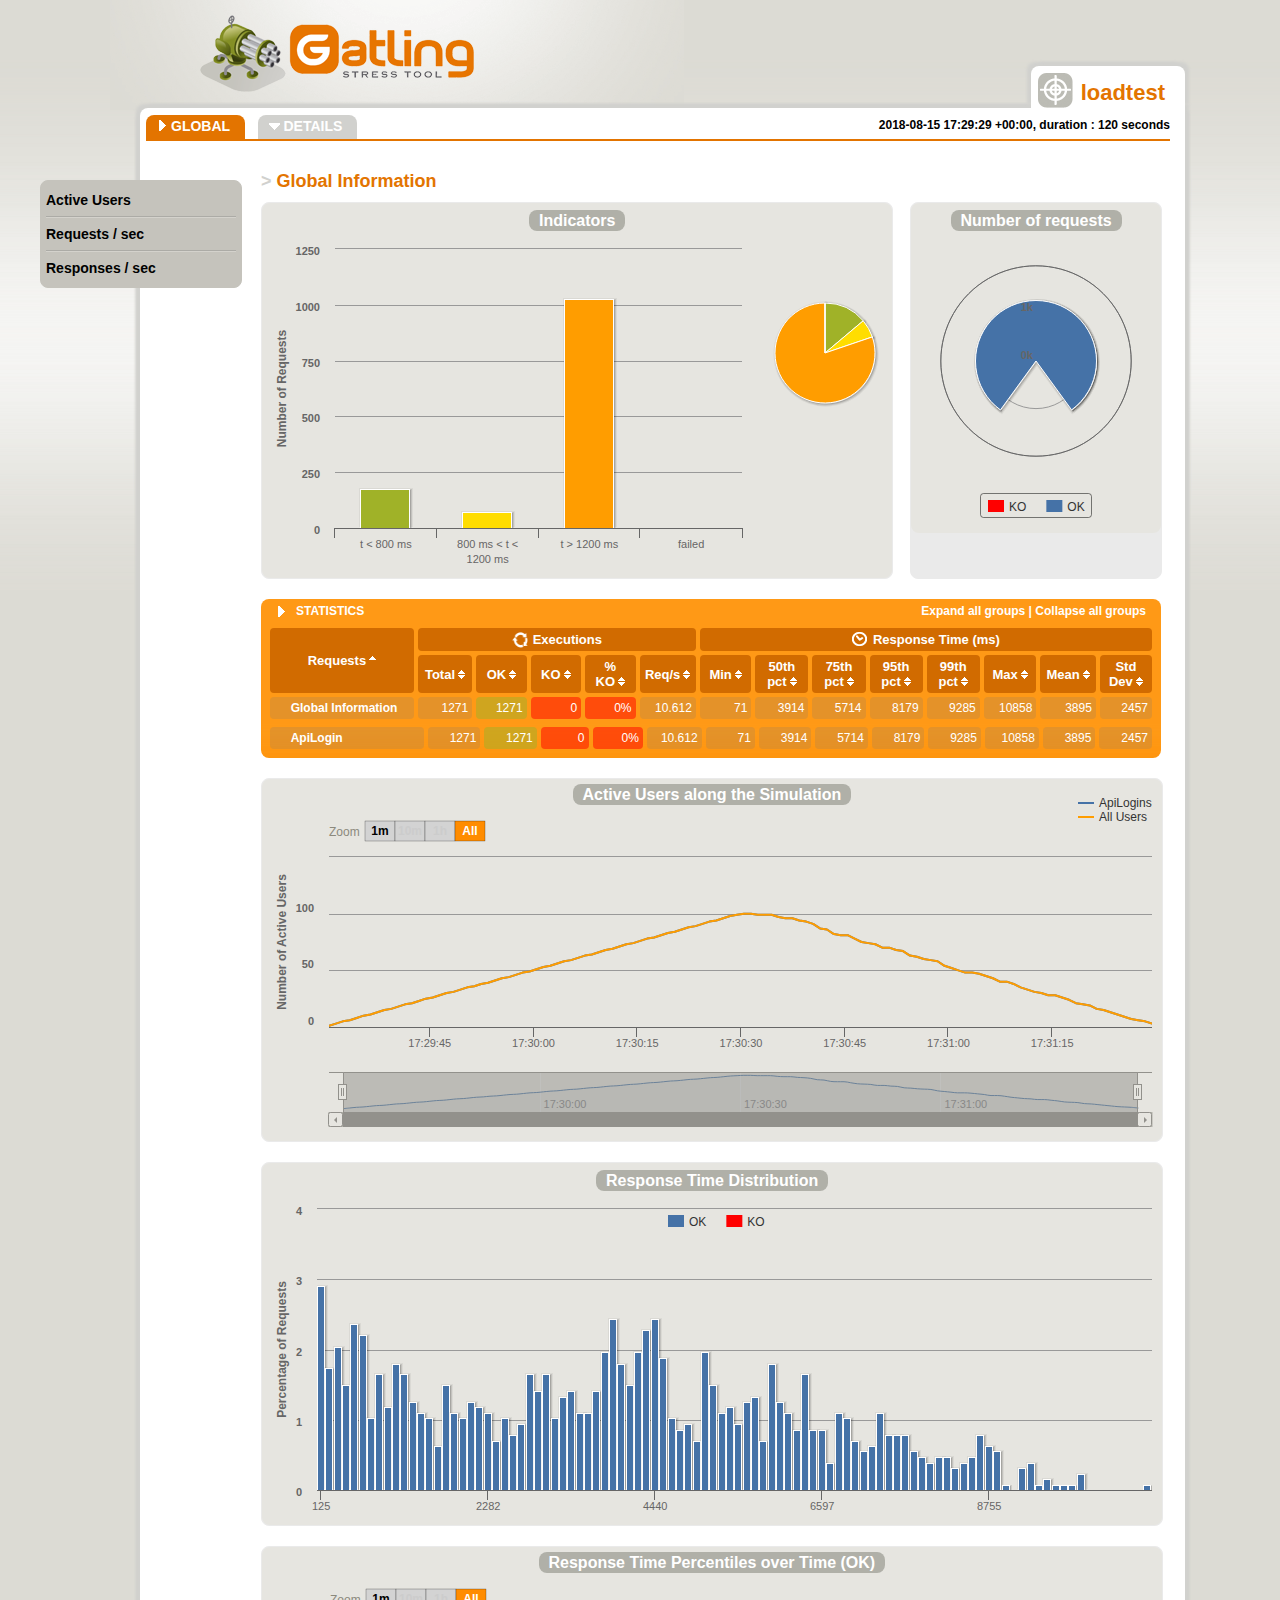
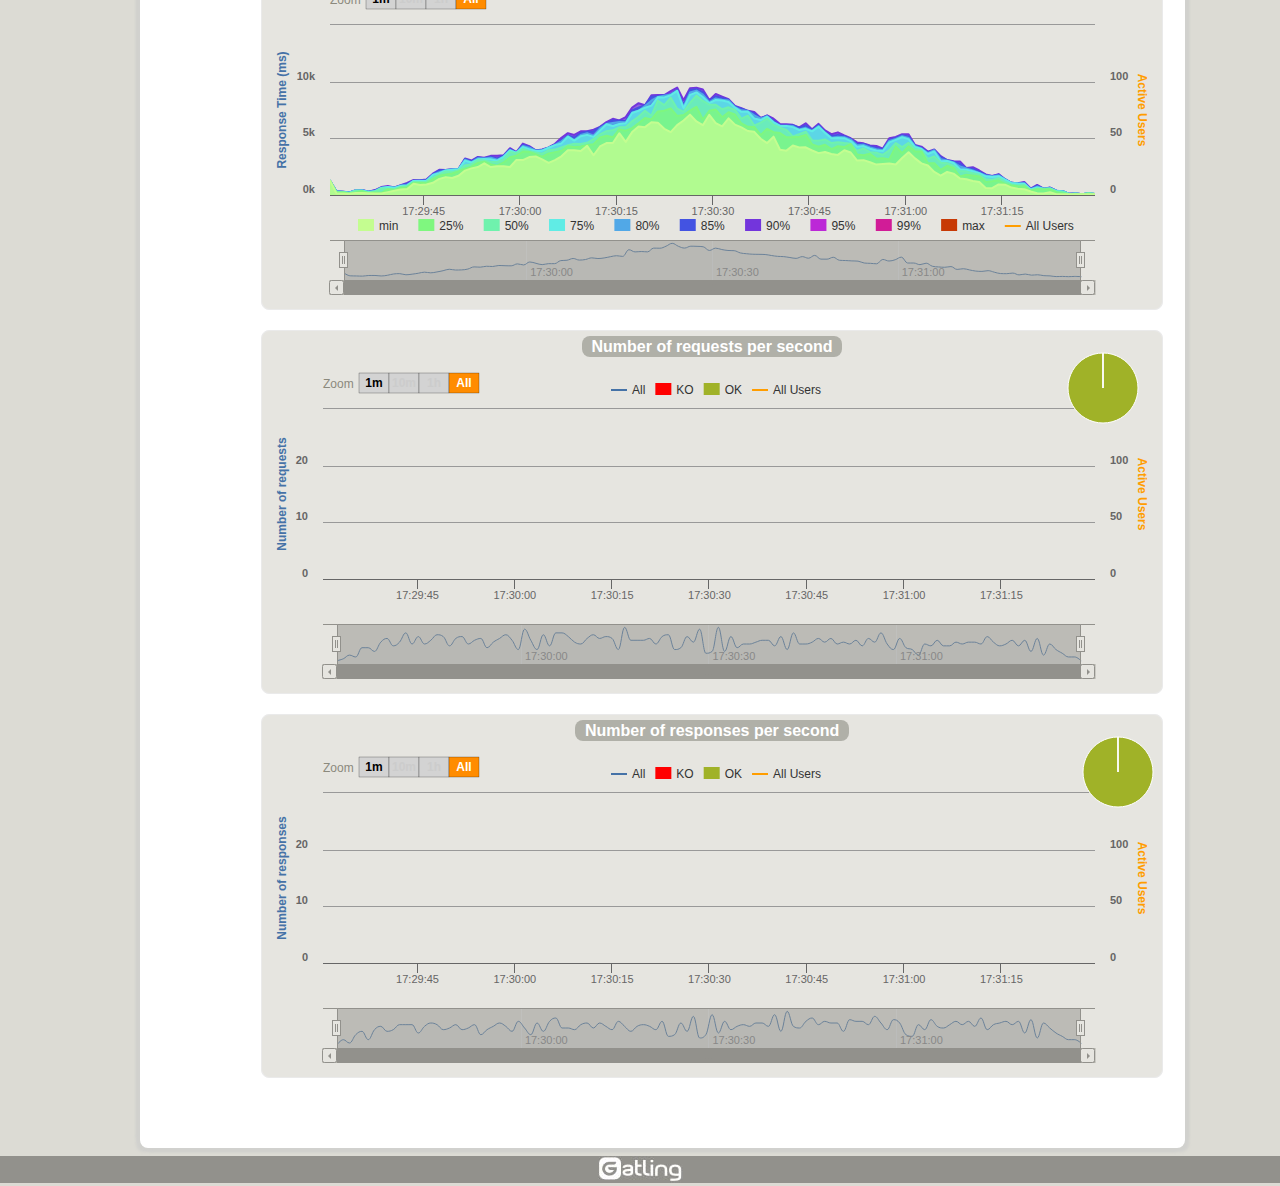
<file: loadtest/target/gatling/results/loadtest-1534354169670/index.html>
<!DOCTYPE html>
<html>
<head>
<meta charset="UTF-8">
<link rel="shortcut icon" type="image/x-icon" href="style/favicon.ico"/>
<link href="style/style.css" rel="stylesheet" type="text/css" />
<link href="style/bootstrap.min.css" rel="stylesheet" type="text/css" />
<script type="text/javascript" src="js/jquery.min.js"></script>
<script type="text/javascript" src="js/bootstrap.min.js"></script>
<script type="text/javascript" src="js/gatling.js"></script>
<script type="text/javascript" src="js/moment.min.js"></script>
<script type="text/javascript" src="js/menu.js"></script>
<script type="text/javascript" src="js/all_sessions.js"></script>
<script type="text/javascript" src="js/stats.js"></script>
<script type="text/javascript" src="js/highstock.js"></script>
<script type="text/javascript" src="js/highcharts-more.js"></script>
<script type="text/javascript" src="js/theme.js"></script>
<title>Gatling Stats - Global Information</title>
</head>
<body>
<div class="frise"></div>
<div class="container details">
    <div class="head">
        <a href="http://gatling.io" target="blank_" title="Gatling Home Page"><img alt="Gatling" src="style/logo.png"/></a>
    </div>
    <div class="main">
        <div class="cadre">
                <div class="onglet">
                    <img src="style/cible.png" />
                    <p><span>loadtest</span></p>
                </div>
                <div class="content">
                    <div class="sous-menu">
                        <div class="item ouvert"><a href="index.html">GLOBAL</a></div>
                        <div class="item "><a id="details_link" href="#">DETAILS</a></div>
                        <script type="text/javascript">
                          var timestamp = 1534354169670;
                          var runStartHumanDate = moment(timestamp).format("YYYY-MM-DD HH:mm:ss Z");
                          document.writeln("<p class='sim_desc' title='"+ runStartHumanDate +", duration : 120 seconds' data-content=''>");
                          document.writeln("<b>" + runStartHumanDate + ", duration : 120 seconds </b>");
                          document.writeln("</p>");
                        </script>
                    </div>
                    <div class="content-in">
                        <h1><span>> </span>Global Information</h1>
                        <div class="article">
                            
            <div class="schema polar">
              <div id="container_number_of_requests"></div>
            </div>

            <div class="schema demi">
              <div id="container_indicators" class="demi"></div>
            </div>

                        <div class="statistics extensible-geant collapsed">
                            <div class="title">
                                <div class="right">
                                    <span class="expand-all-button">Expand all groups</span> | <span class="collapse-all-button">Collapse all groups</span>
                                </div>
                                <div id="statistics_title" class="title_collapsed">STATISTICS <span>(Click here to show more)</span></div>
                            </div>
                            <table id="container_statistics_head" class="statistics-in extensible-geant">
                                <thead>
                                    <tr>
                                        <th rowspan="2" id="col-1" class="header sortable sorted-up"><span>Requests</span></th>
                                        <th colspan="5" class="header"><span class="executions">Executions</span></th>
                                        <th colspan="8" class="header"><span class="response-time">Response Time (ms)</span></th>
                                    </tr>
                                    <tr>
                                        <th id="col-2" class="header sortable"><span>Total</span></th>
                                        <th id="col-3" class="header sortable"><span>OK</span></th>
                                        <th id="col-4" class="header sortable"><span>KO</span></th>
                                        <th id="col-5" class="header sortable"><span>% KO</span></th>
                                        <th id="col-6" class="header sortable"><span>Req/s</span></th>
                                        <th id="col-7" class="header sortable"><span>Min</span></th>
<th id="col-8" class="header sortable"><span>50th pct</span></th>
<th id="col-9" class="header sortable"><span>75th pct</span></th>
<th id="col-10" class="header sortable"><span>95th pct</span></th>
<th id="col-11" class="header sortable"><span>99th pct</span></th>
<th id="col-12" class="header sortable"><span>Max</span></th>
<th id="col-13" class="header sortable"><span>Mean</span></th>
<th id="col-14" class="header sortable"><span>Std Dev</span></th>
                                    </tr>
                                </thead>
                                <tbody></tbody>
                            </table>
                            <div class="scrollable">
                                <table id="container_statistics_body" class="statistics-in extensible-geant">
                                    <tbody></tbody>
                                </table>
                            </div>
                        </div>

            <div class="schema geant">
              <a name="active_users"></a>
              <div id="container_active_users" class="geant"></div>
            </div>

            <div class="schema geant">
              <div id="container_distrib" class="geant"></div>
            </div>

            <div class="schema geant">
              <div id="container" class="geant"></div>
            </div>

            <div class="schema geant">
              <a name="requests"></a>
                <div id="container_requests" class="geant"></div>
            </div>

            <div class="schema geant">
              <a name="responses"></a>
                <div id="container_responses" class="geant"></div>
            </div>

                        </div>
                    </div>
                </div>
        </div>
    </div>
    <div class="nav">
        <ul></ul>
    </div>
</div>
<div class="foot">
    <a href="http://gatling.io" title="Gatling Home Page"><img alt="Gatling" src="style/logo-gatling.jpg"/></a>
</div>
<script type="text/javascript">
    var pageStats = stats.stats;
    $(document).ready(function() {
        $('.sim_desc').popover({trigger:'hover', placement:'bottom'});
        setDetailsLinkUrl();
        setGlobalMenu();
        setActiveMenu();
        fillStats(pageStats);
        
function numberOfRequestsDataForGroup(group) {
  var data = {names: [], oks: [], kos: []};

  $.each(group.contents, function(contentName, content) {
    if (content.type == 'GROUP') {
      var result = numberOfRequestsDataForGroup(content);
      data.names = data.names.concat(result.names);
      data.oks = data.oks.concat(result.oks);
      data.kos = data.kos.concat(result.kos);
    }
    else if (content.type == 'REQUEST') {
      data.names.push(content.path);
      data.oks.push(parseInt(content.stats.numberOfRequests.ok));
      data.kos.push(parseInt(content.stats.numberOfRequests.ko));
    }
  });

  return data;
}

var numberOfRequestsData = numberOfRequestsDataForGroup(stats);

new Highcharts.Chart({
  chart: {
    renderTo:'container_number_of_requests',
    polar:true,
    type:'column',
    height:330
  },
  credits:{
    enabled:false
  },
  title:{
    text:'<span class="chart_title">Number of requests</span>',
    useHTML: true
  },
  xAxis:{
    tickmarkPlacement:'on',
    tickInterval: 1,
    categories:numberOfRequestsData.names,
    labels:{ enabled:false }
  },
  yAxis:{
    min:0
  },
  plotOptions:{
    series:{
      stacking:'normal',
      groupPadding:0,
      pointPlacement:'on',
      shadow: true
    }
  },
  legend: {
    	borderWidth: 0.5,
      borderRadius: 3,
      borderColor: 'black',
      itemStyle: { fontWeight: "normal" }
  },
  series:[
    {
      name:'KO',
      data:numberOfRequestsData.kos,
      color:"#FF0000"
    },
    {
      name:'OK',
      data:numberOfRequestsData.oks,
      color:"#4572A7"
    }
  ]
});

Highcharts.setOptions({
  global: { useUTC: false }
});

var indicatorsChart = new Highcharts.Chart({
  chart: {
    renderTo: 'container_indicators',
    marginRight: 150
  },
  credits: { enabled: false },
  legend: { enabled: false },
  title: { text: 'A title to let highcharts reserve the place for the title set later' },
  xAxis: {
    categories: [
      pageStats.group1.name,
      pageStats.group2.name,
      pageStats.group3.name,
      pageStats.group4.name
    ]
  },
  yAxis: {
    title: { text: 'Number of Requests' }
  },
  tooltip: {
    formatter: function() {
      var s;
      if (this.point.name) { // the pie chart
        s = ''+ this.point.name +': '+ this.y +'% requests';
      } else {
        s = ''+ this.y + ' requests';
      }
      return s;
    }
  },
  plotOptions: {
    series: {
      stacking: 'normal',
      shadow: true
    }
  },
  series: [
    {
      type: 'column',
      color: '#A0B228',
      data: [pageStats.group1.count,0,0,0],
      tooltip: { yDecimals: 0, ySuffix: 'ms' }
    },
    {
      type: 'column',
      color: '#FFDD00',
      data: [0,pageStats.group2.count,0,0],
      tooltip: { yDecimals: 0, ySuffix: 'ms' }
    },
    {
      type: 'column',
      color: '#FF9D00',
      data: [0,0,pageStats.group3.count,0],
      tooltip: { yDecimals: 0, ySuffix: 'ms' }
    },
    {
      type: 'column',
      color: '#FF0000',
      data: [0,0,0,pageStats.group4.count],
      tooltip: { yDecimals: 0, ySuffix: 'ms' }
    },
    {
      type: 'pie',
      name: 'Percentages',
      data: [
        {
          name: pageStats.group1.name,
          y: pageStats.group1.percentage,
          color: '#A0B228'
        },
        {
          name: pageStats.group2.name,
          y: pageStats.group2.percentage,
          color: '#FFDD00'
        },
        {
          name: pageStats.group3.name,
          y: pageStats.group3.percentage,
          color: '#FF9D00'
        },
        {
          name: pageStats.group4.name,
          y: pageStats.group4.percentage,
          color: '#FF0000'
        }
      ],
      center: [470, 85],
      size: 100,
      showInLegend: false,
      dataLabels: { enabled: false }
    }
  ]
});

indicatorsChart.setTitle({
  text: '<span class="chart_title">Indicators</span>',
  useHTML: true
});

	    $('#container_exceptions').sortable('#container_exceptions');
    

  function shortenNameAndDisplayFullOnHover(name){
   if (name.length < 20)
       return name;
   else
     return "<span class='tooltipContent'>"+name+"</span>" + name.substr(0,8)+"..."+name.substr(name.length-8,name.length);
  }

function generateHtmlRow(request, level, index, parent, group) {
    if (request.name == 'Global Information')
        var url = 'index.html';
    else
        var url = request.pathFormatted + '.html';

    if (group)
        var expandButtonStyle = '';
    else
        var expandButtonStyle = ' hidden';

    if (request.stats.numberOfRequests.total != 0)
        var koPercent = (request.stats.numberOfRequests.ko * 100 / request.stats.numberOfRequests.total).toFixed(0) + '%';
    else
        var koPercent = '-'

    return '<tr id="' + request.pathFormatted + '" class="child-of-' + parent + '"> \
        <td class="total col-1"> \
            <span id="' + request.pathFormatted + '" style="margin-left: ' + (level * 10) + 'px;" class="expand-button' + expandButtonStyle + '">&nbsp;</span> \
            <a href="' + url +'" class="withTooltip">' + shortenNameAndDisplayFullOnHover(request.name) + '</a><span class="value" style="display:none;">' + index + '</span> \
        </td> \
        <td class="value total col-2">' + request.stats.numberOfRequests.total + '</td> \
        <td class="value ok col-3">' + request.stats.numberOfRequests.ok + '</td> \
        <td class="value ko col-4">' + request.stats.numberOfRequests.ko + '</td> \
        <td class="value ko col-5">' + koPercent + '</td> \
        <td class="value total col-6">' + request.stats.meanNumberOfRequestsPerSecond.total + '</td> \
        <td class="value total col-7">' + request.stats.minResponseTime.total + '</td> \
        <td class="value total col-8">' + request.stats.percentiles1.total + '</td> \
        <td class="value total col-9">' + request.stats.percentiles2.total + '</td> \
        <td class="value total col-10">' + request.stats.percentiles3.total + '</td> \
        <td class="value total col-11">' + request.stats.percentiles4.total + '</td> \
        <td class="value total col-12">' + request.stats.maxResponseTime.total + '</td> \
        <td class="value total col-13">' + request.stats.meanResponseTime.total + '</td> \
        <td class="value total col-14">' + request.stats.standardDeviation.total + '</td> \
        </tr>';
}

function generateHtmlRowsForGroup(group, level, index, parent) {
    var buffer = '';

    if (!parent)
        parent = 'ROOT';
    else {
        buffer += generateHtmlRow(group, level - 1, index, parent, true);
        index++;
        parent = group.pathFormatted;
    }

    $.each(group.contents, function(contentName, content) {
        if (content.type == 'GROUP') {
            var result = generateHtmlRowsForGroup(content, level + 1, index, parent);
            buffer += result.html;
            index = result.index;
        }
        else if (content.type == 'REQUEST') {
            buffer += generateHtmlRow(content, level, index, parent);
            index++;
        }
    });

    return { html: buffer, index: index };
}

$('#container_statistics_head tbody').append(generateHtmlRow(stats, 0, 0));

var lines = generateHtmlRowsForGroup(stats, 0, 0)
$('#container_statistics_body tbody').append(lines.html);

$('#container_statistics_head').sortable('#container_statistics_body');
$('.statistics').expandable();

if (lines.index < 30) {
    $('#statistics_title span').attr('style', 'display: none;');
    $('#statistics_title').attr('style', 'cursor: auto;')
}
else {
    $('#statistics_title').click(function(){
        $(this).toggleClass('title_collapsed').toggleClass('title_not_collapsed');
        $('#container_statistics_body').parent().toggleClass('scrollable').toggleClass('');
    });
}

	    $('#container_errors').sortable('#container_errors');
    
allUsersData.yAxis = 0;

var allUsersChart = new Highcharts.StockChart({
  chart: {
    renderTo: 'container_active_users',
    zoomType: 'x'
  },
  credits: { enabled: false },
  legend: {
    enabled: true,
    floating: true,
    align: 'right',
    verticalAlign: 'top',
    layout: 'vertical',
    borderWidth: 0,
    itemStyle: { fontWeight: "normal" }
  },
  title: { text: 'A title to let highcharts reserve the place for the title set later' },
  rangeSelector: {
    buttonSpacing: 0,
    buttonTheme: {
      fill: 'LightGrey',
      padding: 1,
      stroke: 'Black',
      'stroke-width': 0.25,
      style: {
        color: 'Black',
        fontWeight: 'bold',
      },
      states: {
        stroke: 'Black',
        'stroke-width': 0.25,
        hover: {
          fill: 'DarkGrey',
          style: { color: 'black' }
        },
        select: {
          fill: 'DarkOrange',
          style: { color: 'white' }
        }
      }
    },
    buttons : [
      {
        type : 'minute',
        count : 1,
        text : '1m'
      }, {
        type : 'minute',
        count : 10,
        text : '10m'
      }, {
        type : 'hour',
        count : 1,
        text : '1h'
      }, {
        type : 'all',
        count : 1,
        text : 'All'
      }
    ],
    selected : 3,
    inputEnabled : false
  },
  xAxis: {
    type: 'datetime',
    ordinal: false,
    maxZoom: 10000 // three days
  },
  yAxis: {
    title: { text: 'Number of Active Users' },
    opposite: false,
    min: 0
  },
  series: [
    {
color: '#4572A7',
name: 'ApiLogins',
data: [
  [1534354170429,1],[1534354171429,3],[1534354172429,5],[1534354173429,6],[1534354174429,8],[1534354175429,10],[1534354176429,11],[1534354177429,13],[1534354178429,15],[1534354179429,16],[1534354180429,18],[1534354181429,20],[1534354182429,21],[1534354183429,23],[1534354184429,25],[1534354185429,26],[1534354186429,28],[1534354187429,30],[1534354188429,31],[1534354189429,33],[1534354190429,35],[1534354191429,36],[1534354192429,38],[1534354193429,39],[1534354194429,41],[1534354195429,43],[1534354196429,44],[1534354197429,46],[1534354198429,48],[1534354199429,49],[1534354200429,51],[1534354201429,53],[1534354202429,54],[1534354203429,56],[1534354204429,58],[1534354205429,59],[1534354206429,61],[1534354207429,63],[1534354208429,64],[1534354209429,66],[1534354210429,68],[1534354211429,69],[1534354212429,71],[1534354213429,73],[1534354214429,74],[1534354215429,76],[1534354216429,78],[1534354217429,79],[1534354218429,81],[1534354219429,83],[1534354220429,84],[1534354221429,86],[1534354222429,88],[1534354223429,89],[1534354224429,91],[1534354225429,93],[1534354226429,94],[1534354227429,96],[1534354228429,98],[1534354229429,99],[1534354230429,100],[1534354231429,100],[1534354232429,99],[1534354233429,99],[1534354234429,99],[1534354235429,97],[1534354236429,96],[1534354237429,96],[1534354238429,94],[1534354239429,93],[1534354240429,91],[1534354241429,87],[1534354242429,86],[1534354243429,82],[1534354244429,81],[1534354245429,81],[1534354246429,78],[1534354247429,75],[1534354248429,74],[1534354249429,73],[1534354250429,70],[1534354251429,70],[1534354252429,68],[1534354253429,67],[1534354254429,63],[1534354255429,62],[1534354256429,60],[1534354257429,59],[1534354258429,58],[1534354259429,54],[1534354260429,52],[1534354261429,50],[1534354262429,48],[1534354263429,48],[1534354264429,47],[1534354265429,45],[1534354266429,43],[1534354267429,40],[1534354268429,40],[1534354269429,38],[1534354270429,35],[1534354271429,33],[1534354272429,31],[1534354273429,30],[1534354274429,28],[1534354275429,28],[1534354276429,26],[1534354277429,24],[1534354278429,21],[1534354279429,20],[1534354280429,19],[1534354281429,16],[1534354282429,15],[1534354283429,13],[1534354284429,11],[1534354285429,9],[1534354286429,7],[1534354287429,6],[1534354288429,5],[1534354289429,3]
],
tooltip: { yDecimals: 0, ySuffix: '', valueDecimals: 0 }
},

    allUsersData
  ]
});


allUsersChart.setTitle({
  text: '<span class="chart_title">Active Users along the Simulation</span>',
  useHTML: true
});

allUsersData.yAxis = 1;

var responseTimeDistributionChart = new Highcharts.Chart({
  chart: {
    renderTo: 'container_distrib',
    type: 'column'
  },
  credits: {
    enabled: false
  },
  legend: {
    enabled: true,
    floating: true,
    y: -285,
    borderWidth: 0,
    itemStyle: {
      fontWeight: "normal"
    }
  },
  title: {
    text: 'A title to let highcharts reserve the place for the title set later'
  },
  xAxis: {
    categories: ['125', '233', '341', '449', '556', '664', '772', '880', '988', '1096', '1204', '1312', '1419', '1527', '1635', '1743', '1851', '1959', '2067', '2174', '2282', '2390', '2498', '2606', '2714', '2822', '2930', '3037', '3145', '3253', '3361', '3469', '3577', '3685', '3793', '3900', '4008', '4116', '4224', '4332', '4440', '4548', '4655', '4763', '4871', '4979', '5087', '5195', '5303', '5411', '5518', '5626', '5734', '5842', '5950', '6058', '6166', '6274', '6381', '6489', '6597', '6705', '6813', '6921', '7029', '7136', '7244', '7352', '7460', '7568', '7676', '7784', '7892', '7999', '8107', '8215', '8323', '8431', '8539', '8647', '8755', '8862', '8970', '9078', '9186', '9294', '9402', '9510', '9617', '9725', '9833', '9941', '10049', '10157', '10265', '10373', '10480', '10588', '10696', '10804'],
    tickInterval: 20
  },
  yAxis: {
    min: 0,
    title: {
      text: 'Percentage of Requests'
    }
  },
  tooltip: {
    formatter: function() {
      return '<b>'+ this.x +' ms</b><br/>'+
      this.series.name +': '+ this.y +' %<br/>'+
      'Total: '+ this.point.stackTotal + ' %';
    }
  },
  plotOptions: {
    series: {
      groupPadding: 0,
      stacking: 'normal',
      shadow: true
    }
  },
  series: [
  	{
type: 'column',
color: '#4572A7',
name: 'OK',
data: [
  2.91,1.73,2.04,1.49,2.36,2.2,1.02,1.65,1.18,1.8,1.65,1.25,1.1,1.02,0.62,1.49,1.1,1.02,1.25,1.18,1.1,0.7,1.02,0.78,0.94,1.65,1.41,1.65,1.02,1.33,1.41,1.1,1.1,1.41,1.96,2.43,1.8,1.49,1.96,2.28,2.43,1.88,1.02,0.86,0.94,0.7,1.96,1.49,1.1,1.18,0.94,1.25,1.33,0.7,1.8,1.25,1.1,0.86,1.65,0.86,0.86,0.39,1.1,1.02,0.7,0.55,0.62,1.1,0.78,0.78,0.78,0.55,0.47,0.39,0.47,0.47,0.31,0.39,0.47,0.78,0.62,0.55,0.07,0.0,0.31,0.39,0.07,0.15,0.07,0.07,0.07,0.23,0.0,0.0,0.0,0.0,0.0,0.0,0.0,0.07
],
tooltip: { yDecimals: 0, ySuffix: 'ms' }
},
  	{
type: 'column',
color: '#FF0000',
name: 'KO',
data: [
  0.0,0.0,0.0,0.0,0.0,0.0,0.0,0.0,0.0,0.0,0.0,0.0,0.0,0.0,0.0,0.0,0.0,0.0,0.0,0.0,0.0,0.0,0.0,0.0,0.0,0.0,0.0,0.0,0.0,0.0,0.0,0.0,0.0,0.0,0.0,0.0,0.0,0.0,0.0,0.0,0.0,0.0,0.0,0.0,0.0,0.0,0.0,0.0,0.0,0.0,0.0,0.0,0.0,0.0,0.0,0.0,0.0,0.0,0.0,0.0,0.0,0.0,0.0,0.0,0.0,0.0,0.0,0.0,0.0,0.0,0.0,0.0,0.0,0.0,0.0,0.0,0.0,0.0,0.0,0.0,0.0,0.0,0.0,0.0,0.0,0.0,0.0,0.0,0.0,0.0,0.0,0.0,0.0,0.0,0.0,0.0,0.0,0.0,0.0,0.0
],
tooltip: { yDecimals: 0, ySuffix: 'ms' }
}
  ]
});

responseTimeDistributionChart.setTitle({
  text: '<span class="chart_title">Response Time Distribution</span>',
  useHTML: true
});

var responseTimeChart = new Highcharts.StockChart({
  chart: {
    renderTo: 'container',
    zoomType: 'x'
  },
  colors: ['#C4FD90', '#7FF77F', '#6FF2AD', '#60ECE5', '#51A8E7', '#4353E2', '#7335DC', '#BC28D7', '#D11C97', '#C73905', 'Orange'],
  credits: { enabled: false },
  legend: {
    enabled: true,
    floating: true,
    y: -65,
    borderWidth: 0,
    itemStyle: { fontWeight: "normal" }
  },
  title: { text: 'A title to let highcharts reserve the place for the title set later' },
  navigator: { baseSeries: 9 },
  rangeSelector: {
    rangeSelector: { align: "left" },
    buttonSpacing: 0,
    buttonTheme: {
      fill: 'LightGrey',
      padding: 1,
      stroke: 'Black',
      'stroke-width': 0.25,
      style: {
        color: 'Black',
        fontWeight: 'bold',
      },
      states: {
        stroke: 'Black',
        'stroke-width': 0.25,
        hover: {
          fill: 'DarkGrey',
          style: { color: 'black' }
        },
        select: {
          fill: 'DarkOrange',
          style: { color: 'white' }
        }
      }
    },
    buttons : [
      {
        type : 'minute',
        count : 1,
        text : '1m'
      }, {
        type : 'minute',
        count : 10,
        text : '10m'
      }, {
        type : 'hour',
        count : 1,
        text : '1h'
      }, {
        type : 'all',
        count : 1,
        text : 'All'
      }
    ],
    selected : 3,
    inputEnabled : false
  },
  xAxis: {
    type: 'datetime',
    ordinal: false,
    maxZoom: 10000 // three days
  },
  yAxis:[
    {
      min: 0,
      title: {
        text: 'Response Time (ms)',
        style: { color: '#4572A7' }
      },
      opposite: false
    }, {
      min: 0,
      title: {
        text: 'Active Users',
        style: { color: '#FF9D00' }
      },
      opposite: true
    }
  ],
  plotOptions: {
    arearange: { lineWidth: 1 },
    series: {
      dataGrouping: { enabled: false }
    }
  },
  series: [
  
    
         {
pointInterval: 1000,
name: 'min',
data: [
  [1534354170429,1263],[1534354171429,158],[1534354172429,142],[1534354173429,114],[1534354174429,176],[1534354175429,173],[1534354176429,147],[1534354177429,125],[1534354178429,127],[1534354179429,252],[1534354180429,370],[1534354181429,495],[1534354182429,520],[1534354183429,984],[1534354184429,881],[1534354185429,919],[1534354186429,1078],[1534354187429,1415],[1534354188429,1578],[1534354189429,1501],[1534354190429,1700],[1534354191429,2153],[1534354192429,2350],[1534354193429,2464],[1534354194429,2800],[1534354195429,2468],[1534354196429,2531],[1534354197429,2542],[1534354198429,2472],[1534354199429,3093],[1534354200429,3079],[1534354201429,3347],[1534354202429,3401],[1534354203429,3147],[1534354204429,2832],[1534354205429,3073],[1534354206429,3411],[1534354207429,3947],[1534354208429,3950],[1534354209429,3889],[1534354210429,4337],[1534354211429,3509],[1534354212429,4281],[1534354213429,4580],[1534354214429,4590],[1534354215429,5452],[1534354216429,4686],[1534354217429,5550],[1534354218429,6050],[1534354219429,5988],[1534354220429,6420],[1534354221429,6385],[1534354222429,5844],[1534354223429,5549],[1534354224429,6167],[1534354225429,6575],[1534354226429,7092],[1534354227429,6490],[1534354228429,6158],[1534354229429,7080],[1534354230429,6333],[1534354231429,6046],[1534354232429,6761],[1534354233429,6211],[1534354234429,5966],[1534354235429,5647],[1534354236429,5575],[1534354237429,4960],[1534354238429,4583],[1534354239429,5147],[1534354240429,3994],[1534354241429,3914],[1534354242429,4371],[1534354243429,4195],[1534354244429,4210],[1534354245429,3926],[1534354246429,3694],[1534354247429,3797],[1534354248429,3621],[1534354249429,3538],[1534354250429,3952],[1534354251429,3750],[1534354252429,3041],[1534354253429,3074],[1534354254429,2892],[1534354255429,2683],[1534354256429,2733],[1534354257429,2780],[1534354258429,2692],[1534354259429,3268],[1534354260429,3778],[1534354261429,3233],[1534354262429,2790],[1534354263429,2605],[1534354264429,2034],[1534354265429,1710],[1534354266429,2034],[1534354267429,1886],[1534354268429,1459],[1534354269429,1395],[1534354270429,1231],[1534354271429,1143],[1534354272429,614],[1534354273429,597],[1534354274429,932],[1534354275429,909],[1534354276429,653],[1534354277429,544],[1534354278429,514],[1534354279429,312],[1534354280429,159],[1534354281429,130],[1534354282429,246],[1534354283429,71],[1534354284429,72],[1534354285429,73],[1534354286429,77],[1534354287429,74],[1534354288429,71],[1534354289429,77]
],
tooltip: { yDecimals: 0, ySuffix: 'ms' },
type : 'area',
yAxis: 0,
zIndex: 10
},
         {
pointInterval: 1000,
name: '25%',
data: [
  [1534354170429,1263],[1534354171429,206],[1534354172429,223],[1534354173429,139],[1534354174429,231],[1534354175429,344],[1534354176429,183],[1534354177429,211],[1534354178429,192],[1534354179429,510],[1534354180429,434],[1534354181429,642],[1534354182429,667],[1534354183429,1068],[1534354184429,1071],[1534354185429,1036],[1534354186429,1374],[1534354187429,1691],[1534354188429,1808],[1534354189429,1893],[1534354190429,2087],[1534354191429,2319],[1534354192429,2495],[1534354193429,2845],[1534354194429,2945],[1534354195429,2724],[1534354196429,2587],[1534354197429,2870],[1534354198429,3334],[1534354199429,3458],[1534354200429,3834],[1534354201429,3798],[1534354202429,3600],[1534354203429,3385],[1534354204429,3667],[1534354205429,3784],[1534354206429,3899],[1534354207429,4304],[1534354208429,4244],[1534354209429,4280],[1534354210429,4407],[1534354211429,4475],[1534354212429,5074],[1534354213429,5230],[1534354214429,5091],[1534354215429,5784],[1534354216429,5676],[1534354217429,5906],[1534354218429,6329],[1534354219429,6794],[1534354220429,6671],[1534354221429,7375],[1534354222429,7444],[1534354223429,7630],[1534354224429,6981],[1534354225429,7060],[1534354226429,7455],[1534354227429,7784],[1534354228429,6660],[1534354229429,7431],[1534354230429,7537],[1534354231429,6866],[1534354232429,7306],[1534354233429,7098],[1534354234429,6309],[1534354235429,6012],[1534354236429,6000],[1534354237429,5302],[1534354238429,5843],[1534354239429,5542],[1534354240429,5466],[1534354241429,5096],[1534354242429,5094],[1534354243429,5134],[1534354244429,5308],[1534354245429,4471],[1534354246429,4253],[1534354247429,4434],[1534354248429,4055],[1534354249429,4303],[1534354250429,4227],[1534354251429,4494],[1534354252429,3578],[1534354253429,3516],[1534354254429,3642],[1534354255429,3209],[1534354256429,3240],[1534354257429,3129],[1534354258429,4289],[1534354259429,3692],[1534354260429,4305],[1534354261429,3838],[1534354262429,3838],[1534354263429,2807],[1534354264429,2802],[1534354265429,2210],[1534354266429,2582],[1534354267429,2381],[1534354268429,1628],[1534354269429,1790],[1534354270429,1726],[1534354271429,1641],[1534354272429,1149],[1534354273429,1204],[1534354274429,1273],[1534354275429,975],[1534354276429,836],[1534354277429,780],[1534354278429,760],[1534354279429,388],[1534354280429,502],[1534354281429,496],[1534354282429,500],[1534354283429,240],[1534354284429,135],[1534354285429,74],[1534354286429,77],[1534354287429,75],[1534354288429,115],[1534354289429,77]
],
tooltip: { yDecimals: 0, ySuffix: 'ms' },
type : 'area',
yAxis: 0,
zIndex: 9
},
         {
pointInterval: 1000,
name: '50%',
data: [
  [1534354170429,1263],[1534354171429,254],[1534354172429,257],[1534354173429,165],[1534354174429,371],[1534354175429,360],[1534354176429,190],[1534354177429,306],[1534354178429,572],[1534354179429,555],[1534354180429,509],[1534354181429,710],[1534354182429,782],[1534354183429,1142],[1534354184429,1132],[1534354185429,1173],[1534354186429,1541],[1534354187429,1821],[1534354188429,2075],[1534354189429,2043],[1534354190429,2188],[1534354191429,2614],[1534354192429,2705],[1534354193429,3078],[1534354194429,3054],[1534354195429,2933],[1534354196429,2912],[1534354197429,3117],[1534354198429,3806],[1534354199429,3671],[1534354200429,4056],[1534354201429,3873],[1534354202429,3757],[1534354203429,3646],[1534354204429,3947],[1534354205429,4005],[1534354206429,4202],[1534354207429,4398],[1534354208429,4524],[1534354209429,4503],[1534354210429,4603],[1534354211429,4920],[1534354212429,5349],[1534354213429,5636],[1534354214429,5707],[1534354215429,5974],[1534354216429,5979],[1534354217429,6499],[1534354218429,6905],[1534354219429,7440],[1534354220429,6995],[1534354221429,8320],[1534354222429,7930],[1534354223429,8579],[1534354224429,7618],[1534354225429,7339],[1534354226429,8119],[1534354227429,8770],[1534354228429,8303],[1534354229429,7974],[1534354230429,7960],[1534354231429,7562],[1534354232429,7737],[1534354233429,7509],[1534354234429,6743],[1534354235429,7001],[1534354236429,6111],[1534354237429,6385],[1534354238429,6741],[1534354239429,6187],[1534354240429,5933],[1534354241429,5735],[1534354242429,5167],[1534354243429,5375],[1534354244429,5595],[1534354245429,4815],[1534354246429,4791],[1534354247429,4899],[1534354248429,4588],[1534354249429,4653],[1534354250429,4585],[1534354251429,4530],[1534354252429,3879],[1534354253429,4109],[1534354254429,3781],[1534354255429,3725],[1534354256429,3535],[1534354257429,3938],[1534354258429,4585],[1534354259429,4234],[1534354260429,4597],[1534354261429,4066],[1534354262429,3952],[1534354263429,3192],[1534354264429,3410],[1534354265429,2839],[1534354266429,2812],[1534354267429,2576],[1534354268429,2109],[1534354269429,2070],[1534354270429,1911],[1534354271429,1785],[1534354272429,1401],[1534354273429,1322],[1534354274429,1478],[1534354275429,1179],[1534354276429,938],[1534354277429,841],[1534354278429,891],[1534354279429,396],[1534354280429,565],[1534354281429,525],[1534354282429,559],[1534354283429,320],[1534354284429,262],[1534354285429,76],[1534354286429,106],[1534354287429,76],[1534354288429,160],[1534354289429,77]
],
tooltip: { yDecimals: 0, ySuffix: 'ms' },
type : 'area',
yAxis: 0,
zIndex: 8
},
         {
pointInterval: 1000,
name: '75%',
data: [
  [1534354170429,1263],[1534354171429,302],[1534354172429,274],[1534354173429,209],[1534354174429,408],[1534354175429,395],[1534354176429,263],[1534354177429,339],[1534354178429,618],[1534354179429,712],[1534354180429,630],[1534354181429,801],[1534354182429,844],[1534354183429,1244],[1534354184429,1234],[1534354185429,1248],[1534354186429,1774],[1534354187429,1916],[1534354188429,2161],[1534354189429,2226],[1534354190429,2276],[1534354191429,3037],[1534354192429,2861],[1534354193429,3147],[1534354194429,3187],[1534354195429,3150],[1534354196429,3026],[1534354197429,3371],[1534354198429,3923],[1534354199429,3723],[1534354200429,4235],[1534354201429,4048],[1534354202429,3888],[1534354203429,3913],[1534354204429,4171],[1534354205429,4400],[1534354206429,4552],[1534354207429,5142],[1534354208429,4800],[1534354209429,5180],[1534354210429,5307],[1534354211429,5132],[1534354212429,5692],[1534354213429,6241],[1534354214429,6091],[1534354215429,6264],[1534354216429,6324],[1534354217429,7241],[1534354218429,7432],[1534354219429,7704],[1534354220429,7888],[1534354221429,8622],[1534354222429,8611],[1534354223429,8800],[1534354224429,9191],[1534354225429,7655],[1534354226429,8836],[1534354227429,9054],[1534354228429,8647],[1534354229429,8108],[1534354230429,8384],[1534354231429,8335],[1534354232429,8211],[1534354233429,7706],[1534354234429,7336],[1534354235429,7347],[1534354236429,6754],[1534354237429,6610],[1534354238429,6911],[1534354239429,6412],[1534354240429,6096],[1534354241429,6098],[1534354242429,5990],[1534354243429,5737],[1534354244429,5838],[1534354245429,5619],[1534354246429,6019],[1534354247429,5501],[1534354248429,5002],[1534354249429,5037],[1534354250429,5011],[1534354251429,4756],[1534354252429,4255],[1534354253429,4319],[1534354254429,4082],[1534354255429,3923],[1534354256429,3874],[1534354257429,4644],[1534354258429,4870],[1534354259429,5099],[1534354260429,4930],[1534354261429,4246],[1534354262429,4061],[1534354263429,3622],[1534354264429,3837],[1534354265429,2983],[1534354266429,3008],[1534354267429,2829],[1534354268429,2269],[1534354269429,2230],[1534354270429,2089],[1534354271429,1925],[1534354272429,1648],[1534354273429,1593],[1534354274429,1659],[1534354275429,1347],[1534354276429,1067],[1534354277429,1009],[1534354278429,998],[1534354279429,489],[1534354280429,671],[1534354281429,548],[1534354282429,581],[1534354283429,357],[1534354284429,320],[1534354285429,96],[1534354286429,133],[1534354287429,77],[1534354288429,160],[1534354289429,77]
],
tooltip: { yDecimals: 0, ySuffix: 'ms' },
type : 'area',
yAxis: 0,
zIndex: 7
},
         {
pointInterval: 1000,
name: '80%',
data: [
  [1534354170429,1263],[1534354171429,312],[1534354172429,280],[1534354173429,217],[1534354174429,408],[1534354175429,413],[1534354176429,286],[1534354177429,345],[1534354178429,645],[1534354179429,714],[1534354180429,638],[1534354181429,831],[1534354182429,891],[1534354183429,1253],[1534354184429,1261],[1534354185429,1270],[1534354186429,1796],[1534354187429,2018],[1534354188429,2182],[1534354189429,2243],[1534354190429,2286],[1534354191429,3107],[1534354192429,2905],[1534354193429,3237],[1534354194429,3218],[1534354195429,3296],[1534354196429,3106],[1534354197429,3391],[1534354198429,3973],[1534354199429,3723],[1534354200429,4319],[1534354201429,4169],[1534354202429,3906],[1534354203429,3961],[1534354204429,4174],[1534354205429,4427],[1534354206429,4734],[1534354207429,5189],[1534354208429,4843],[1534354209429,5295],[1534354210429,5461],[1534354211429,5238],[1534354212429,5873],[1534354213429,6259],[1534354214429,6353],[1534354215429,6435],[1534354216429,6417],[1534354217429,7279],[1534354218429,7438],[1534354219429,7859],[1534354220429,8325],[1534354221429,8654],[1534354222429,8767],[1534354223429,8872],[1534354224429,9203],[1534354225429,7795],[1534354226429,9038],[1534354227429,9210],[1534354228429,8854],[1534354229429,8196],[1534354230429,8523],[1534354231429,8402],[1534354232429,8348],[1534354233429,7753],[1534354234429,7474],[1534354235429,7406],[1534354236429,7034],[1534354237429,6733],[1534354238429,6950],[1534354239429,6434],[1534354240429,6120],[1534354241429,6109],[1534354242429,6080],[1534354243429,5772],[1534354244429,5931],[1534354245429,5658],[1534354246429,6088],[1534354247429,5507],[1534354248429,5061],[1534354249429,5142],[1534354250429,5106],[1534354251429,4886],[1534354252429,4398],[1534354253429,4428],[1534354254429,4189],[1534354255429,4034],[1534354256429,3950],[1534354257429,4776],[1534354258429,4938],[1534354259429,5188],[1534354260429,5037],[1534354261429,4309],[1534354262429,4100],[1534354263429,3690],[1534354264429,3946],[1534354265429,3159],[1534354266429,3052],[1534354267429,2879],[1534354268429,2510],[1534354269429,2342],[1534354270429,2167],[1534354271429,1943],[1534354272429,1721],[1534354273429,1657],[1534354274429,1722],[1534354275429,1389],[1534354276429,1071],[1534354277429,1021],[1534354278429,1031],[1534354279429,511],[1534354280429,745],[1534354281429,550],[1534354282429,618],[1534354283429,366],[1534354284429,328],[1534354285429,99],[1534354286429,137],[1534354287429,77],[1534354288429,160],[1534354289429,77]
],
tooltip: { yDecimals: 0, ySuffix: 'ms' },
type : 'area',
yAxis: 0,
zIndex: 6
},
         {
pointInterval: 1000,
name: '85%',
data: [
  [1534354170429,1263],[1534354171429,322],[1534354172429,286],[1534354173429,226],[1534354174429,408],[1534354175429,431],[1534354176429,291],[1534354177429,390],[1534354178429,671],[1534354179429,717],[1534354180429,655],[1534354181429,851],[1534354182429,987],[1534354183429,1267],[1534354184429,1286],[1534354185429,1315],[1534354186429,1819],[1534354187429,2168],[1534354188429,2203],[1534354189429,2256],[1534354190429,2297],[1534354191429,3172],[1534354192429,2967],[1534354193429,3313],[1534354194429,3249],[1534354195429,3375],[1534354196429,3234],[1534354197429,3459],[1534354198429,4044],[1534354199429,3738],[1534354200429,4418],[1534354201429,4251],[1534354202429,3923],[1534354203429,3972],[1534354204429,4177],[1534354205429,4442],[1534354206429,4818],[1534354207429,5245],[1534354208429,5069],[1534354209429,5475],[1534354210429,5581],[1534354211429,5609],[1534354212429,5998],[1534354213429,6293],[1534354214429,6577],[1534354215429,6558],[1534354216429,6535],[1534354217429,7460],[1534354218429,7697],[1534354219429,7918],[1534354220429,8662],[1534354221429,8721],[1534354222429,8802],[1534354223429,8897],[1534354224429,9278],[1534354225429,7935],[1534354226429,9257],[1534354227429,9341],[1534354228429,9081],[1534354229429,8285],[1534354230429,8717],[1534354231429,8545],[1534354232429,8397],[1534354233429,7804],[1534354234429,7612],[1534354235429,7413],[1534354236429,7196],[1534354237429,6764],[1534354238429,6988],[1534354239429,6555],[1534354240429,6144],[1534354241429,6127],[1534354242429,6153],[1534354243429,5918],[1534354244429,6139],[1534354245429,5716],[1534354246429,6181],[1534354247429,5557],[1534354248429,5214],[1534354249429,5291],[1534354250429,5185],[1534354251429,4948],[1534354252429,4498],[1534354253429,4503],[1534354254429,4297],[1534354255429,4164],[1534354256429,4023],[1534354257429,4843],[1534354258429,5040],[1534354259429,5278],[1534354260429,5172],[1534354261429,4372],[1534354262429,4162],[1534354263429,3758],[1534354264429,3961],[1534354265429,3334],[1534354266429,3076],[1534354267429,2929],[1534354268429,2752],[1534354269429,2359],[1534354270429,2312],[1534354271429,2052],[1534354272429,1766],[1534354273429,1658],[1534354274429,1796],[1534354275429,1390],[1534354276429,1075],[1534354277429,1027],[1534354278429,1085],[1534354279429,534],[1534354280429,815],[1534354281429,554],[1534354282429,645],[1534354283429,374],[1534354284429,329],[1534354285429,101],[1534354286429,142],[1534354287429,77],[1534354288429,160],[1534354289429,77]
],
tooltip: { yDecimals: 0, ySuffix: 'ms' },
type : 'area',
yAxis: 0,
zIndex: 5
},
         {
pointInterval: 1000,
name: '90%',
data: [
  [1534354170429,1263],[1534354171429,331],[1534354172429,292],[1534354173429,235],[1534354174429,424],[1534354175429,442],[1534354176429,296],[1534354177429,435],[1534354178429,697],[1534354179429,786],[1534354180429,673],[1534354181429,861],[1534354182429,1075],[1534354183429,1332],[1534354184429,1306],[1534354185429,1371],[1534354186429,1881],[1534354187429,2227],[1534354188429,2216],[1534354189429,2262],[1534354190429,2305],[1534354191429,3224],[1534354192429,3039],[1534354193429,3361],[1534354194429,3286],[1534354195429,3454],[1534354196429,3456],[1534354197429,3503],[1534354198429,4127],[1534354199429,3782],[1534354200429,4532],[1534354201429,4311],[1534354202429,3938],[1534354203429,4014],[1534354204429,4200],[1534354205429,4513],[1534354206429,5046],[1534354207429,5459],[1534354208429,5296],[1534354209429,5617],[1534354210429,5632],[1534354211429,5768],[1534354212429,6012],[1534354213429,6436],[1534354214429,6726],[1534354215429,6584],[1534354216429,6870],[1534354217429,7723],[1534354218429,8100],[1534354219429,7923],[1534354220429,8797],[1534354221429,8823],[1534354222429,8821],[1534354223429,9170],[1534354224429,9482],[1534354225429,8367],[1534354226429,9430],[1534354227429,9473],[1534354228429,9312],[1534354229429,8373],[1534354230429,8911],[1534354231429,8677],[1534354232429,8447],[1534354233429,7860],[1534354234429,7668],[1534354235429,7426],[1534354236429,7323],[1534354237429,6795],[1534354238429,7026],[1534354239429,6732],[1534354240429,6255],[1534354241429,6244],[1534354242429,6192],[1534354243429,5969],[1534354244429,6327],[1534354245429,5790],[1534354246429,6275],[1534354247429,5693],[1534354248429,5368],[1534354249429,5528],[1534354250429,5259],[1534354251429,5010],[1534354252429,4636],[1534354253429,4559],[1534354254429,4378],[1534354255429,4332],[1534354256429,4096],[1534354257429,5005],[1534354258429,5122],[1534354259429,5369],[1534354260429,5364],[1534354261429,4415],[1534354262429,4270],[1534354263429,3826],[1534354264429,4020],[1534354265429,3428],[1534354266429,3087],[1534354267429,2986],[1534354268429,2966],[1534354269429,2376],[1534354270429,2448],[1534354271429,2162],[1534354272429,1811],[1534354273429,1672],[1534354274429,1844],[1534354275429,1391],[1534354276429,1079],[1534354277429,1034],[1534354278429,1151],[1534354279429,568],[1534354280429,884],[1534354281429,559],[1534354282429,653],[1534354283429,382],[1534354284429,330],[1534354285429,101],[1534354286429,147],[1534354287429,77],[1534354288429,160],[1534354289429,77]
],
tooltip: { yDecimals: 0, ySuffix: 'ms' },
type : 'area',
yAxis: 0,
zIndex: 4
},
         {
pointInterval: 1000,
name: '95%',
data: [
  [1534354170429,1263],[1534354171429,341],[1534354172429,298],[1534354173429,244],[1534354174429,443],[1534354175429,452],[1534354176429,301],[1534354177429,480],[1534354178429,802],[1534354179429,919],[1534354180429,681],[1534354181429,869],[1534354182429,1130],[1534354183429,1421],[1534354184429,1313],[1534354185429,1481],[1534354186429,1945],[1534354187429,2329],[1534354188429,2221],[1534354189429,2265],[1534354190429,2390],[1534354191429,3229],[1534354192429,3097],[1534354193429,3404],[1534354194429,3324],[1534354195429,3573],[1534354196429,3564],[1534354197429,3544],[1534354198429,4174],[1534354199429,3826],[1534354200429,4629],[1534354201429,4356],[1534354202429,3953],[1534354203429,4113],[1534354204429,4242],[1534354205429,4752],[1534354206429,5281],[1534354207429,5698],[1534354208429,5371],[1534354209429,5623],[1534354210429,5854],[1534354211429,5869],[1534354212429,6063],[1534354213429,6510],[1534354214429,6804],[1534354215429,6610],[1534354216429,7453],[1534354217429,7914],[1534354218429,8188],[1534354219429,8002],[1534354220429,9029],[1534354221429,9051],[1534354222429,9215],[1534354223429,9802],[1534354224429,9686],[1534354225429,8848],[1534354226429,9657],[1534354227429,9679],[1534354228429,9612],[1534354229429,8462],[1534354230429,9105],[1534354231429,8715],[1534354232429,8497],[1534354233429,8093],[1534354234429,7710],[1534354235429,7461],[1534354236429,7328],[1534354237429,7047],[1534354238429,7126],[1534354239429,6836],[1534354240429,6453],[1534354241429,6387],[1534354242429,6231],[1534354243429,5978],[1534354244429,6441],[1534354245429,5919],[1534354246429,6614],[1534354247429,5744],[1534354248429,5555],[1534354249429,5903],[1534354250429,5318],[1534354251429,5152],[1534354252429,4906],[1534354253429,4806],[1534354254429,4434],[1534354255429,4388],[1534354256429,4172],[1534354257429,5269],[1534354258429,5132],[1534354259429,5460],[1534354260429,5813],[1534354261429,4454],[1534354262429,4379],[1534354263429,3894],[1534354264429,4227],[1534354265429,3438],[1534354266429,3149],[1534354267429,3051],[1534354268429,3153],[1534354269429,2399],[1534354270429,2547],[1534354271429,2208],[1534354272429,1848],[1534354273429,1727],[1534354274429,1918],[1534354275429,1459],[1534354276429,1083],[1534354277429,1039],[1534354278429,1195],[1534354279429,612],[1534354280429,906],[1534354281429,563],[1534354282429,669],[1534354283429,390],[1534354284429,330],[1534354285429,101],[1534354286429,152],[1534354287429,77],[1534354288429,160],[1534354289429,77]
],
tooltip: { yDecimals: 0, ySuffix: 'ms' },
type : 'area',
yAxis: 0,
zIndex: 3
},
         {
pointInterval: 1000,
name: '99%',
data: [
  [1534354170429,1263],[1534354171429,349],[1534354172429,302],[1534354173429,251],[1534354174429,458],[1534354175429,460],[1534354176429,305],[1534354177429,516],[1534354178429,918],[1534354179429,1027],[1534354180429,687],[1534354181429,881],[1534354182429,1174],[1534354183429,1509],[1534354184429,1319],[1534354185429,1579],[1534354186429,1991],[1534354187429,2442],[1534354188429,2225],[1534354189429,2267],[1534354190429,2510],[1534354191429,3233],[1534354192429,3141],[1534354193429,3435],[1534354194429,3355],[1534354195429,3668],[1534354196429,3604],[1534354197429,3577],[1534354198429,4204],[1534354199429,3861],[1534354200429,4786],[1534354201429,4390],[1534354202429,3965],[1534354203429,4247],[1534354204429,4276],[1534354205429,5169],[1534354206429,5369],[1534354207429,5906],[1534354208429,5431],[1534354209429,5627],[1534354210429,6098],[1534354211429,5927],[1534354212429,6119],[1534354213429,6522],[1534354214429,6839],[1534354215429,6630],[1534354216429,8519],[1534354217429,8054],[1534354218429,8202],[1534354219429,8079],[1534354220429,9253],[1534354221429,9233],[1534354222429,9787],[1534354223429,10646],[1534354224429,9849],[1534354225429,9232],[1534354226429,9875],[1534354227429,9844],[1534354228429,9716],[1534354229429,8533],[1534354230429,9260],[1534354231429,8822],[1534354232429,8537],[1534354233429,8402],[1534354234429,7743],[1534354235429,7489],[1534354236429,7332],[1534354237429,7249],[1534354238429,7217],[1534354239429,6905],[1534354240429,6611],[1534354241429,6521],[1534354242429,6262],[1534354243429,5994],[1534354244429,6533],[1534354245429,6022],[1534354246429,6886],[1534354247429,5751],[1534354248429,5705],[1534354249429,6259],[1534354250429,5365],[1534354251429,5266],[1534354252429,5122],[1534354253429,5037],[1534354254429,4478],[1534354255429,4388],[1534354256429,4233],[1534354257429,5569],[1534354258429,5140],[1534354259429,5532],[1534354260429,6276],[1534354261429,4486],[1534354262429,4466],[1534354263429,3949],[1534354264429,4393],[1534354265429,3446],[1534354266429,3209],[1534354267429,3103],[1534354268429,3302],[1534354269429,2417],[1534354270429,2627],[1534354271429,2245],[1534354272429,1878],[1534354273429,1771],[1534354274429,1997],[1534354275429,1514],[1534354276429,1086],[1534354277429,1043],[1534354278429,1225],[1534354279429,647],[1534354280429,914],[1534354281429,567],[1534354282429,685],[1534354283429,397],[1534354284429,330],[1534354285429,101],[1534354286429,156],[1534354287429,77],[1534354288429,160],[1534354289429,77]
],
tooltip: { yDecimals: 0, ySuffix: 'ms' },
type : 'area',
yAxis: 0,
zIndex: 2
},
         {
pointInterval: 1000,
name: 'max',
data: [
  [1534354170429,1263],[1534354171429,351],[1534354172429,304],[1534354173429,253],[1534354174429,462],[1534354175429,462],[1534354176429,307],[1534354177429,525],[1534354178429,948],[1534354179429,1054],[1534354180429,689],[1534354181429,884],[1534354182429,1186],[1534354183429,1531],[1534354184429,1321],[1534354185429,1604],[1534354186429,2003],[1534354187429,2471],[1534354188429,2227],[1534354189429,2268],[1534354190429,2541],[1534354191429,3234],[1534354192429,3152],[1534354193429,3443],[1534354194429,3363],[1534354195429,3692],[1534354196429,3615],[1534354197429,3586],[1534354198429,4212],[1534354199429,3870],[1534354200429,4826],[1534354201429,4399],[1534354202429,3968],[1534354203429,4281],[1534354204429,4285],[1534354205429,5274],[1534354206429,5391],[1534354207429,5958],[1534354208429,5446],[1534354209429,5629],[1534354210429,6160],[1534354211429,5942],[1534354212429,6133],[1534354213429,6525],[1534354214429,6848],[1534354215429,6636],[1534354216429,8786],[1534354217429,8090],[1534354218429,8206],[1534354219429,8099],[1534354220429,9309],[1534354221429,9279],[1534354222429,9930],[1534354223429,10858],[1534354224429,9890],[1534354225429,9329],[1534354226429,9930],[1534354227429,9886],[1534354228429,9743],[1534354229429,8551],[1534354230429,9299],[1534354231429,8849],[1534354232429,8547],[1534354233429,8480],[1534354234429,7752],[1534354235429,7497],[1534354236429,7334],[1534354237429,7300],[1534354238429,7240],[1534354239429,6923],[1534354240429,6651],[1534354241429,6555],[1534354242429,6270],[1534354243429,5998],[1534354244429,6556],[1534354245429,6048],[1534354246429,6954],[1534354247429,5753],[1534354248429,5743],[1534354249429,6349],[1534354250429,5377],[1534354251429,5295],[1534354252429,5177],[1534354253429,5095],[1534354254429,4490],[1534354255429,4388],[1534354256429,4249],[1534354257429,5644],[1534354258429,5143],[1534354259429,5551],[1534354260429,6392],[1534354261429,4494],[1534354262429,4488],[1534354263429,3963],[1534354264429,4435],[1534354265429,3449],[1534354266429,3224],[1534354267429,3117],[1534354268429,3340],[1534354269429,2422],[1534354270429,2647],[1534354271429,2255],[1534354272429,1886],[1534354273429,1783],[1534354274429,2017],[1534354275429,1528],[1534354276429,1087],[1534354277429,1044],[1534354278429,1233],[1534354279429,656],[1534354280429,917],[1534354281429,568],[1534354282429,689],[1534354283429,399],[1534354284429,330],[1534354285429,102],[1534354286429,157],[1534354287429,78],[1534354288429,160],[1534354289429,77]
],
tooltip: { yDecimals: 0, ySuffix: 'ms' },
type : 'area',
yAxis: 0,
zIndex: 1
},
  allUsersData
  ]
});

responseTimeChart.setTitle({
  text: '<span class="chart_title chart_title_">Response Time Percentiles over Time (OK)</span>',
  useHTML: true
});

var requestsChart = new Highcharts.StockChart({
  chart: {
    renderTo: 'container_requests',
    zoomType: 'x'
  },
  credits: { enabled: false },
  legend: {
    enabled: true,
    floating: true,
    itemDistance: 10,
    y: -285,
    borderWidth: 0,
    itemStyle: { fontWeight: "normal" }
  },
  title: { text: 'A title to let highcharts reserve the place for the title set later' },
  rangeSelector: {
    buttonSpacing: 0,
    buttonTheme: {
      fill: 'LightGrey',
      padding: 1,
      stroke: 'Black',
      'stroke-width': 0.25,
      style: {
        color: 'Black',
        fontWeight: 'bold',
      },
      states: {
        stroke: 'Black',
        'stroke-width': 0.25,
        hover: {
          fill: 'DarkGrey',
          style: { color: 'black' }
         },
         select: {
          fill: 'DarkOrange',
          style: { color: 'white' }
        }
      }
    },
    buttons : [
      {
        type : 'minute',
        count : 1,
        text : '1m'
      }, {
        type : 'minute',
        count : 10,
        text : '10m'
      }, {
        type : 'hour',
        count : 1,
        text : '1h'
      }, {
        type : 'all',
        count : 1,
        text : 'All'
      }
    ],
    selected : 3,
    inputEnabled : false
  },
  plotOptions: {
    series: {
      dataGrouping: { enabled: false }
    },
    area: {
      stacking: 'normal'
    }
  },
  xAxis: {
    type: 'datetime',
    ordinal: false,
    maxZoom: 10000 // three days
  },
  yAxis:[
    {
      min: 0,
      title: {
        text: 'Number of requests',
        style: { color: '#4572A7' }
      },
      opposite: false
    }, {
      min: 0,
      title: {
        text: 'Active Users',
        style: { color: '#FF9D00' }
      },
      opposite: true
    }
  ],
  series: [
    {
color: '#4572A7',
name: 'All',
data: [
  [1534354170429,1],[1534354171429,2],[1534354172429,4],[1534354173429,3],[1534354174429,8],[1534354175429,8],[1534354176429,6],[1534354177429,11],[1534354178429,13],[1534354179429,9],[1534354180429,11],[1534354181429,16],[1534354182429,10],[1534354183429,14],[1534354184429,10],[1534354185429,12],[1534354186429,15],[1534354187429,14],[1534354188429,9],[1534354189429,13],[1534354190429,14],[1534354191429,10],[1534354192429,12],[1534354193429,13],[1534354194429,8],[1534354195429,11],[1534354196429,13],[1534354197429,15],[1534354198429,12],[1534354199429,7],[1534354200429,18],[1534354201429,12],[1534354202429,7],[1534354203429,15],[1534354204429,9],[1534354205429,16],[1534354206429,16],[1534354207429,14],[1534354208429,11],[1534354209429,10],[1534354210429,13],[1534354211429,15],[1534354212429,13],[1534354213429,14],[1534354214429,13],[1534354215429,7],[1534354216429,19],[1534354217429,12],[1534354218429,12],[1534354219429,12],[1534354220429,13],[1534354221429,10],[1534354222429,14],[1534354223429,15],[1534354224429,7],[1534354225429,8],[1534354226429,14],[1534354227429,11],[1534354228429,18],[1534354229429,5],[1534354230429,6],[1534354231429,19],[1534354232429,6],[1534354233429,14],[1534354234429,8],[1534354235429,10],[1534354236429,10],[1534354237429,11],[1534354238429,12],[1534354239429,12],[1534354240429,9],[1534354241429,14],[1534354242429,7],[1534354243429,16],[1534354244429,10],[1534354245429,10],[1534354246429,11],[1534354247429,13],[1534354248429,11],[1534354249429,13],[1534354250429,10],[1534354251429,11],[1534354252429,10],[1534354253429,12],[1534354254429,9],[1534354255429,13],[1534354256429,11],[1534354257429,16],[1534354258429,10],[1534354259429,7],[1534354260429,13],[1534354261429,8],[1534354262429,7],[1534354263429,4],[1534354264429,10],[1534354265429,9],[1534354266429,12],[1534354267429,9],[1534354268429,9],[1534354269429,11],[1534354270429,10],[1534354271429,11],[1534354272429,11],[1534354273429,10],[1534354274429,14],[1534354275429,11],[1534354276429,9],[1534354277429,10],[1534354278429,12],[1534354279429,9],[1534354280429,12],[1534354281429,6],[1534354282429,13],[1534354283429,4],[1534354284429,10],[1534354285429,7],[1534354286429,5],[1534354287429,3],[1534354288429,3],[1534354289429,1]
],
tooltip: { yDecimals: 0, ySuffix: '', valueDecimals: 0 }
},
    {
color: '#FF0000',
name: 'KO',
data: [
  [1534354170429,0],[1534354171429,0],[1534354172429,0],[1534354173429,0],[1534354174429,0],[1534354175429,0],[1534354176429,0],[1534354177429,0],[1534354178429,0],[1534354179429,0],[1534354180429,0],[1534354181429,0],[1534354182429,0],[1534354183429,0],[1534354184429,0],[1534354185429,0],[1534354186429,0],[1534354187429,0],[1534354188429,0],[1534354189429,0],[1534354190429,0],[1534354191429,0],[1534354192429,0],[1534354193429,0],[1534354194429,0],[1534354195429,0],[1534354196429,0],[1534354197429,0],[1534354198429,0],[1534354199429,0],[1534354200429,0],[1534354201429,0],[1534354202429,0],[1534354203429,0],[1534354204429,0],[1534354205429,0],[1534354206429,0],[1534354207429,0],[1534354208429,0],[1534354209429,0],[1534354210429,0],[1534354211429,0],[1534354212429,0],[1534354213429,0],[1534354214429,0],[1534354215429,0],[1534354216429,0],[1534354217429,0],[1534354218429,0],[1534354219429,0],[1534354220429,0],[1534354221429,0],[1534354222429,0],[1534354223429,0],[1534354224429,0],[1534354225429,0],[1534354226429,0],[1534354227429,0],[1534354228429,0],[1534354229429,0],[1534354230429,0],[1534354231429,0],[1534354232429,0],[1534354233429,0],[1534354234429,0],[1534354235429,0],[1534354236429,0],[1534354237429,0],[1534354238429,0],[1534354239429,0],[1534354240429,0],[1534354241429,0],[1534354242429,0],[1534354243429,0],[1534354244429,0],[1534354245429,0],[1534354246429,0],[1534354247429,0],[1534354248429,0],[1534354249429,0],[1534354250429,0],[1534354251429,0],[1534354252429,0],[1534354253429,0],[1534354254429,0],[1534354255429,0],[1534354256429,0],[1534354257429,0],[1534354258429,0],[1534354259429,0],[1534354260429,0],[1534354261429,0],[1534354262429,0],[1534354263429,0],[1534354264429,0],[1534354265429,0],[1534354266429,0],[1534354267429,0],[1534354268429,0],[1534354269429,0],[1534354270429,0],[1534354271429,0],[1534354272429,0],[1534354273429,0],[1534354274429,0],[1534354275429,0],[1534354276429,0],[1534354277429,0],[1534354278429,0],[1534354279429,0],[1534354280429,0],[1534354281429,0],[1534354282429,0],[1534354283429,0],[1534354284429,0],[1534354285429,0],[1534354286429,0],[1534354287429,0],[1534354288429,0],[1534354289429,0]
],
tooltip: { yDecimals: 0, ySuffix: '', valueDecimals: 0 }
,type: 'area'},
    {
color: '#A0B228',
name: 'OK',
data: [
  [1534354170429,1],[1534354171429,2],[1534354172429,4],[1534354173429,3],[1534354174429,8],[1534354175429,8],[1534354176429,6],[1534354177429,11],[1534354178429,13],[1534354179429,9],[1534354180429,11],[1534354181429,16],[1534354182429,10],[1534354183429,14],[1534354184429,10],[1534354185429,12],[1534354186429,15],[1534354187429,14],[1534354188429,9],[1534354189429,13],[1534354190429,14],[1534354191429,10],[1534354192429,12],[1534354193429,13],[1534354194429,8],[1534354195429,11],[1534354196429,13],[1534354197429,15],[1534354198429,12],[1534354199429,7],[1534354200429,18],[1534354201429,12],[1534354202429,7],[1534354203429,15],[1534354204429,9],[1534354205429,16],[1534354206429,16],[1534354207429,14],[1534354208429,11],[1534354209429,10],[1534354210429,13],[1534354211429,15],[1534354212429,13],[1534354213429,14],[1534354214429,13],[1534354215429,7],[1534354216429,19],[1534354217429,12],[1534354218429,12],[1534354219429,12],[1534354220429,13],[1534354221429,10],[1534354222429,14],[1534354223429,15],[1534354224429,7],[1534354225429,8],[1534354226429,14],[1534354227429,11],[1534354228429,18],[1534354229429,5],[1534354230429,6],[1534354231429,19],[1534354232429,6],[1534354233429,14],[1534354234429,8],[1534354235429,10],[1534354236429,10],[1534354237429,11],[1534354238429,12],[1534354239429,12],[1534354240429,9],[1534354241429,14],[1534354242429,7],[1534354243429,16],[1534354244429,10],[1534354245429,10],[1534354246429,11],[1534354247429,13],[1534354248429,11],[1534354249429,13],[1534354250429,10],[1534354251429,11],[1534354252429,10],[1534354253429,12],[1534354254429,9],[1534354255429,13],[1534354256429,11],[1534354257429,16],[1534354258429,10],[1534354259429,7],[1534354260429,13],[1534354261429,8],[1534354262429,7],[1534354263429,4],[1534354264429,10],[1534354265429,9],[1534354266429,12],[1534354267429,9],[1534354268429,9],[1534354269429,11],[1534354270429,10],[1534354271429,11],[1534354272429,11],[1534354273429,10],[1534354274429,14],[1534354275429,11],[1534354276429,9],[1534354277429,10],[1534354278429,12],[1534354279429,9],[1534354280429,12],[1534354281429,6],[1534354282429,13],[1534354283429,4],[1534354284429,10],[1534354285429,7],[1534354286429,5],[1534354287429,3],[1534354288429,3],[1534354289429,1]
],
tooltip: { yDecimals: 0, ySuffix: '', valueDecimals: 0 }
,type: 'area'},
    allUsersData,
    {
      
type: 'pie',
name: 'Distribution',
data: [
  {name: 'OK', y: 1271.0, color: '#A0B228'},{name: 'KO', y: 0.0, color: '#FF0000'}
],
center: [760, -40],
size: 70,
showInLegend: false,
dataLabels: { enabled: false },
dataGrouping: { enabled: false }

    }
  ]
});

requestsChart.setTitle({
  text: '<span class="chart_title">Number of requests per second</span>',
  useHTML: true
});

var requestsChart = new Highcharts.StockChart({
  chart: {
    renderTo: 'container_responses',
    zoomType: 'x'
  },
  credits: { enabled: false },
  legend: {
    enabled: true,
    floating: true,
    itemDistance: 10,
    y: -285,
    borderWidth: 0,
    itemStyle: { fontWeight: "normal" }
  },
  title: { text: 'A title to let highcharts reserve the place for the title set later' },
  rangeSelector: {
    buttonSpacing: 0,
    buttonTheme: {
      fill: 'LightGrey',
      padding: 1,
      stroke: 'Black',
      'stroke-width': 0.25,
      style: {
        color: 'Black',
        fontWeight: 'bold',
      },
      states: {
        stroke: 'Black',
        'stroke-width': 0.25,
        hover: {
          fill: 'DarkGrey',
          style: { color: 'black' }
         },
         select: {
          fill: 'DarkOrange',
          style: { color: 'white' }
        }
      }
    },
    buttons : [
      {
        type : 'minute',
        count : 1,
        text : '1m'
      }, {
        type : 'minute',
        count : 10,
        text : '10m'
      }, {
        type : 'hour',
        count : 1,
        text : '1h'
      }, {
        type : 'all',
        count : 1,
        text : 'All'
      }
    ],
    selected : 3,
    inputEnabled : false
  },
  plotOptions: {
    series: {
      dataGrouping: { enabled: false }
    },
    area: {
      stacking: 'normal'
    }
  },
  xAxis: {
    type: 'datetime',
    ordinal: false,
    maxZoom: 10000 // three days
  },
  yAxis:[
    {
      min: 0,
      title: {
        text: 'Number of responses',
        style: { color: '#4572A7' }
      },
      opposite: false
    }, {
      min: 0,
      title: {
        text: 'Active Users',
        style: { color: '#FF9D00' }
      },
      opposite: true
    }
  ],
  series: [
    {
color: '#4572A7',
name: 'All',
data: [
  [1534354170429,0],[1534354171429,3],[1534354172429,1],[1534354173429,6],[1534354174429,8],[1534354175429,3],[1534354176429,9],[1534354177429,11],[1534354178429,8],[1534354179429,9],[1534354180429,12],[1534354181429,12],[1534354182429,12],[1534354183429,7],[1534354184429,11],[1534354185429,13],[1534354186429,12],[1534354187429,9],[1534354188429,10],[1534354189429,12],[1534354190429,9],[1534354191429,10],[1534354192429,12],[1534354193429,6],[1534354194429,9],[1534354195429,11],[1534354196429,13],[1534354197429,11],[1534354198429,8],[1534354199429,14],[1534354200429,10],[1534354201429,6],[1534354202429,13],[1534354203429,8],[1534354204429,14],[1534354205429,16],[1534354206429,10],[1534354207429,10],[1534354208429,9],[1534354209429,12],[1534354210429,13],[1534354211429,10],[1534354212429,13],[1534354213429,11],[1534354214429,9],[1534354215429,14],[1534354216429,11],[1534354217429,8],[1534354218429,11],[1534354219429,12],[1534354220429,11],[1534354221429,9],[1534354222429,14],[1534354223429,5],[1534354224429,6],[1534354225429,13],[1534354226429,8],[1534354227429,17],[1534354228429,4],[1534354229429,6],[1534354230429,18],[1534354231429,7],[1534354232429,14],[1534354233429,9],[1534354234429,11],[1534354235429,12],[1534354236429,11],[1534354237429,13],[1534354238429,13],[1534354239429,11],[1534354240429,18],[1534354241429,8],[1534354242429,20],[1534354243429,11],[1534354244429,10],[1534354245429,14],[1534354246429,16],[1534354247429,12],[1534354248429,14],[1534354249429,13],[1534354250429,13],[1534354251429,8],[1534354252429,15],[1534354253429,14],[1534354254429,14],[1534354255429,12],[1534354256429,17],[1534354257429,13],[1534354258429,9],[1534354259429,15],[1534354260429,13],[1534354261429,6],[1534354262429,5],[1534354263429,12],[1534354264429,9],[1534354265429,15],[1534354266429,11],[1534354267429,10],[1534354268429,12],[1534354269429,14],[1534354270429,12],[1534354271429,14],[1534354272429,11],[1534354273429,16],[1534354274429,9],[1534354275429,12],[1534354276429,13],[1534354277429,14],[1534354278429,12],[1534354279429,14],[1534354280429,7],[1534354281429,15],[1534354282429,4],[1534354283429,13],[1534354284429,10],[1534354285429,7],[1534354286429,5],[1534354287429,3],[1534354288429,3],[1534354289429,1]
],
tooltip: { yDecimals: 0, ySuffix: '', valueDecimals: 0 }
},
    {
color: '#FF0000',
name: 'KO',
data: [
  [1534354170429,0],[1534354171429,0],[1534354172429,0],[1534354173429,0],[1534354174429,0],[1534354175429,0],[1534354176429,0],[1534354177429,0],[1534354178429,0],[1534354179429,0],[1534354180429,0],[1534354181429,0],[1534354182429,0],[1534354183429,0],[1534354184429,0],[1534354185429,0],[1534354186429,0],[1534354187429,0],[1534354188429,0],[1534354189429,0],[1534354190429,0],[1534354191429,0],[1534354192429,0],[1534354193429,0],[1534354194429,0],[1534354195429,0],[1534354196429,0],[1534354197429,0],[1534354198429,0],[1534354199429,0],[1534354200429,0],[1534354201429,0],[1534354202429,0],[1534354203429,0],[1534354204429,0],[1534354205429,0],[1534354206429,0],[1534354207429,0],[1534354208429,0],[1534354209429,0],[1534354210429,0],[1534354211429,0],[1534354212429,0],[1534354213429,0],[1534354214429,0],[1534354215429,0],[1534354216429,0],[1534354217429,0],[1534354218429,0],[1534354219429,0],[1534354220429,0],[1534354221429,0],[1534354222429,0],[1534354223429,0],[1534354224429,0],[1534354225429,0],[1534354226429,0],[1534354227429,0],[1534354228429,0],[1534354229429,0],[1534354230429,0],[1534354231429,0],[1534354232429,0],[1534354233429,0],[1534354234429,0],[1534354235429,0],[1534354236429,0],[1534354237429,0],[1534354238429,0],[1534354239429,0],[1534354240429,0],[1534354241429,0],[1534354242429,0],[1534354243429,0],[1534354244429,0],[1534354245429,0],[1534354246429,0],[1534354247429,0],[1534354248429,0],[1534354249429,0],[1534354250429,0],[1534354251429,0],[1534354252429,0],[1534354253429,0],[1534354254429,0],[1534354255429,0],[1534354256429,0],[1534354257429,0],[1534354258429,0],[1534354259429,0],[1534354260429,0],[1534354261429,0],[1534354262429,0],[1534354263429,0],[1534354264429,0],[1534354265429,0],[1534354266429,0],[1534354267429,0],[1534354268429,0],[1534354269429,0],[1534354270429,0],[1534354271429,0],[1534354272429,0],[1534354273429,0],[1534354274429,0],[1534354275429,0],[1534354276429,0],[1534354277429,0],[1534354278429,0],[1534354279429,0],[1534354280429,0],[1534354281429,0],[1534354282429,0],[1534354283429,0],[1534354284429,0],[1534354285429,0],[1534354286429,0],[1534354287429,0],[1534354288429,0],[1534354289429,0]
],
tooltip: { yDecimals: 0, ySuffix: '', valueDecimals: 0 }
,type: 'area'},
    {
color: '#A0B228',
name: 'OK',
data: [
  [1534354170429,0],[1534354171429,3],[1534354172429,1],[1534354173429,6],[1534354174429,8],[1534354175429,3],[1534354176429,9],[1534354177429,11],[1534354178429,8],[1534354179429,9],[1534354180429,12],[1534354181429,12],[1534354182429,12],[1534354183429,7],[1534354184429,11],[1534354185429,13],[1534354186429,12],[1534354187429,9],[1534354188429,10],[1534354189429,12],[1534354190429,9],[1534354191429,10],[1534354192429,12],[1534354193429,6],[1534354194429,9],[1534354195429,11],[1534354196429,13],[1534354197429,11],[1534354198429,8],[1534354199429,14],[1534354200429,10],[1534354201429,6],[1534354202429,13],[1534354203429,8],[1534354204429,14],[1534354205429,16],[1534354206429,10],[1534354207429,10],[1534354208429,9],[1534354209429,12],[1534354210429,13],[1534354211429,10],[1534354212429,13],[1534354213429,11],[1534354214429,9],[1534354215429,14],[1534354216429,11],[1534354217429,8],[1534354218429,11],[1534354219429,12],[1534354220429,11],[1534354221429,9],[1534354222429,14],[1534354223429,5],[1534354224429,6],[1534354225429,13],[1534354226429,8],[1534354227429,17],[1534354228429,4],[1534354229429,6],[1534354230429,18],[1534354231429,7],[1534354232429,14],[1534354233429,9],[1534354234429,11],[1534354235429,12],[1534354236429,11],[1534354237429,13],[1534354238429,13],[1534354239429,11],[1534354240429,18],[1534354241429,8],[1534354242429,20],[1534354243429,11],[1534354244429,10],[1534354245429,14],[1534354246429,16],[1534354247429,12],[1534354248429,14],[1534354249429,13],[1534354250429,13],[1534354251429,8],[1534354252429,15],[1534354253429,14],[1534354254429,14],[1534354255429,12],[1534354256429,17],[1534354257429,13],[1534354258429,9],[1534354259429,15],[1534354260429,13],[1534354261429,6],[1534354262429,5],[1534354263429,12],[1534354264429,9],[1534354265429,15],[1534354266429,11],[1534354267429,10],[1534354268429,12],[1534354269429,14],[1534354270429,12],[1534354271429,14],[1534354272429,11],[1534354273429,16],[1534354274429,9],[1534354275429,12],[1534354276429,13],[1534354277429,14],[1534354278429,12],[1534354279429,14],[1534354280429,7],[1534354281429,15],[1534354282429,4],[1534354283429,13],[1534354284429,10],[1534354285429,7],[1534354286429,5],[1534354287429,3],[1534354288429,3],[1534354289429,1]
],
tooltip: { yDecimals: 0, ySuffix: '', valueDecimals: 0 }
,type: 'area'},
    allUsersData,
    {
      
type: 'pie',
name: 'Distribution',
data: [
  {name: 'OK', y: 1271.0, color: '#A0B228'},{name: 'KO', y: 0.0, color: '#FF0000'}
],
center: [775, -40],
size: 70,
showInLegend: false,
dataLabels: { enabled: false },
dataGrouping: { enabled: false }

    }
  ]
});

requestsChart.setTitle({
  text: '<span class="chart_title">Number of responses per second</span>',
  useHTML: true
});

    });
</script>
</body>
</html>
</file>
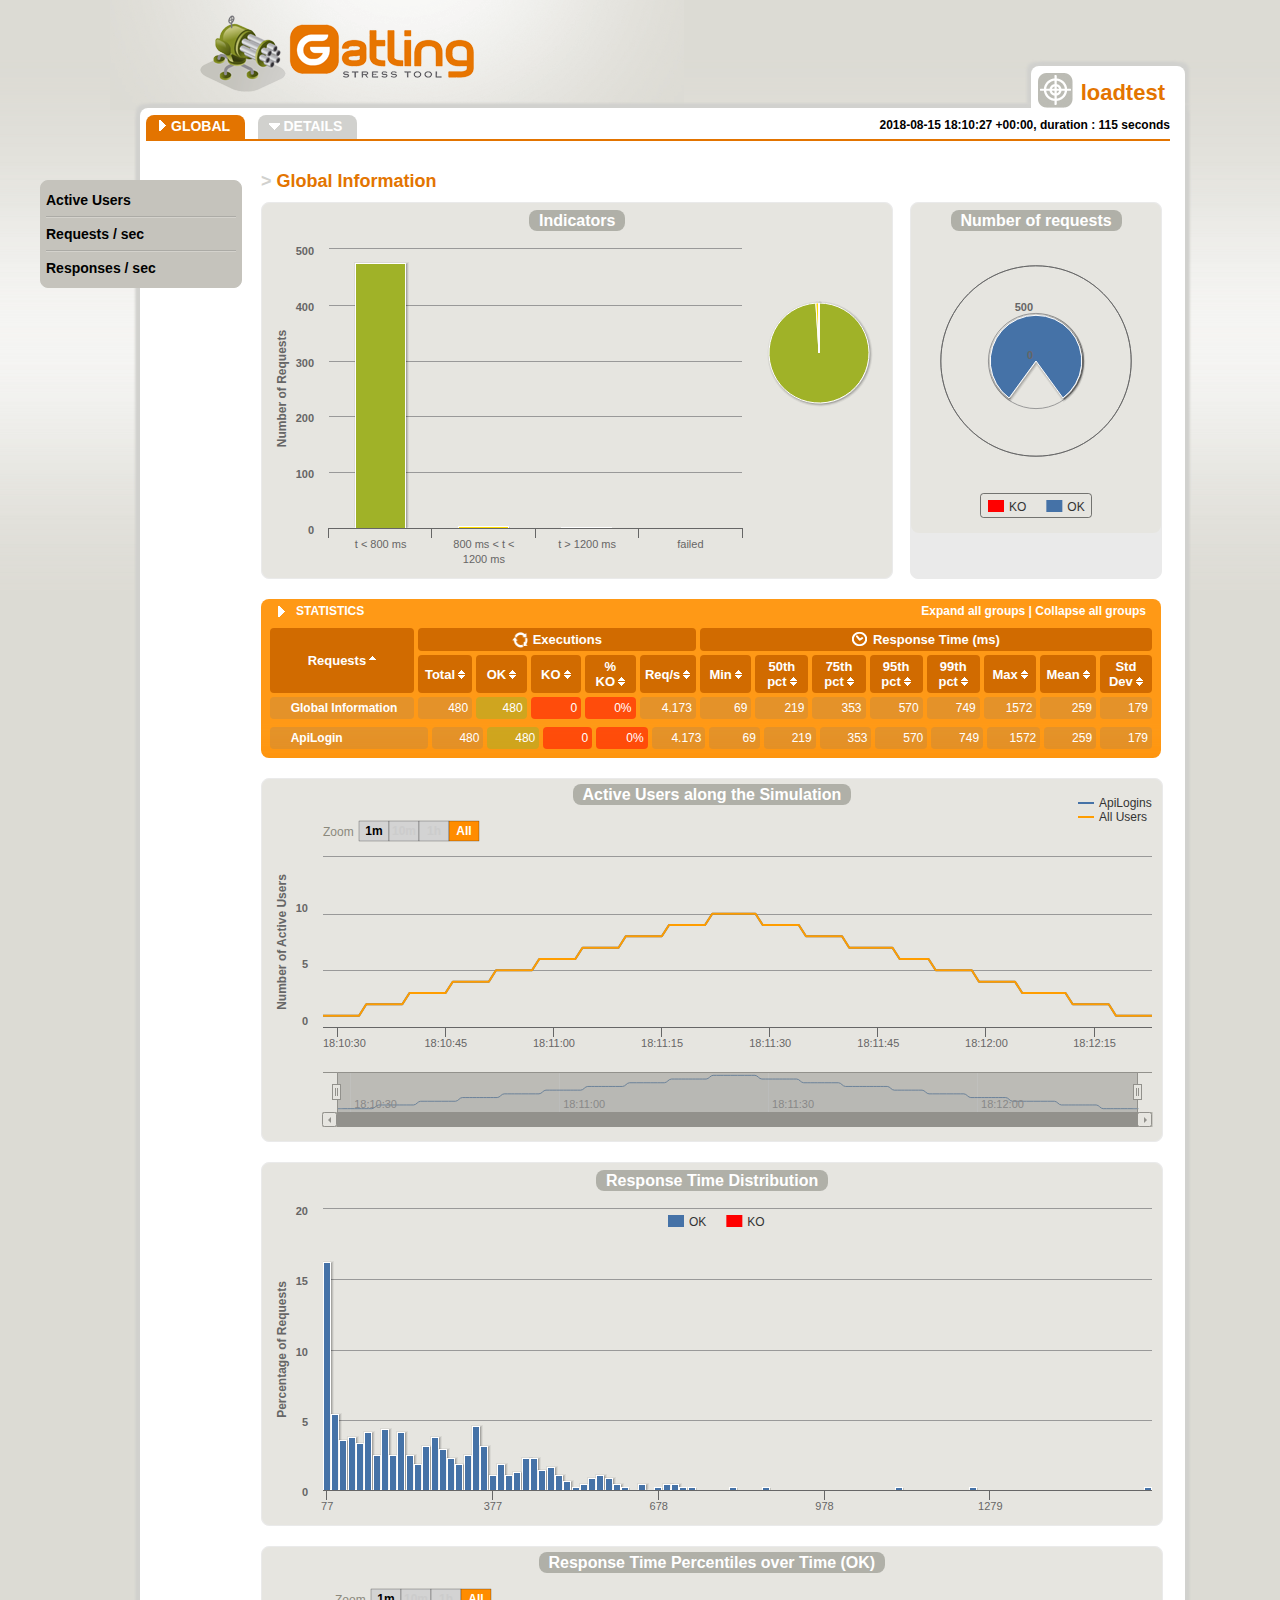
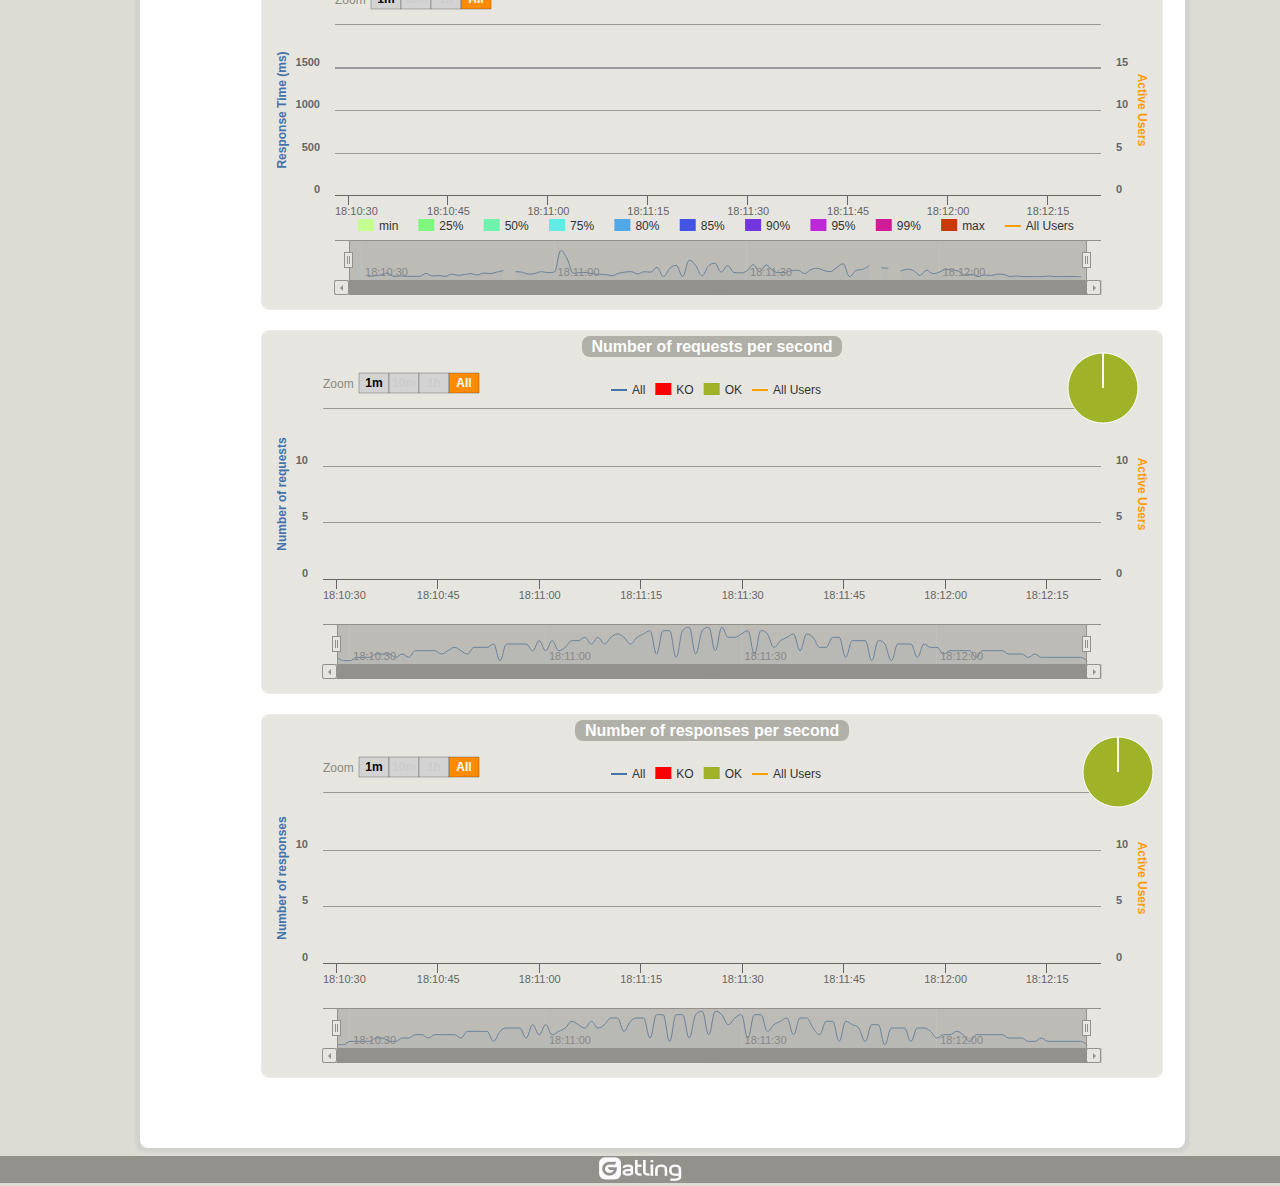
<file: loadtest/target/gatling/results/loadtest-1534356627434/index.html>
<!DOCTYPE html>
<html>
<head>
<meta charset="UTF-8">
<link rel="shortcut icon" type="image/x-icon" href="style/favicon.ico"/>
<link href="style/style.css" rel="stylesheet" type="text/css" />
<link href="style/bootstrap.min.css" rel="stylesheet" type="text/css" />
<script type="text/javascript" src="js/jquery.min.js"></script>
<script type="text/javascript" src="js/bootstrap.min.js"></script>
<script type="text/javascript" src="js/gatling.js"></script>
<script type="text/javascript" src="js/moment.min.js"></script>
<script type="text/javascript" src="js/menu.js"></script>
<script type="text/javascript" src="js/all_sessions.js"></script>
<script type="text/javascript" src="js/stats.js"></script>
<script type="text/javascript" src="js/highstock.js"></script>
<script type="text/javascript" src="js/highcharts-more.js"></script>
<script type="text/javascript" src="js/theme.js"></script>
<title>Gatling Stats - Global Information</title>
</head>
<body>
<div class="frise"></div>
<div class="container details">
    <div class="head">
        <a href="http://gatling.io" target="blank_" title="Gatling Home Page"><img alt="Gatling" src="style/logo.png"/></a>
    </div>
    <div class="main">
        <div class="cadre">
                <div class="onglet">
                    <img src="style/cible.png" />
                    <p><span>loadtest</span></p>
                </div>
                <div class="content">
                    <div class="sous-menu">
                        <div class="item ouvert"><a href="index.html">GLOBAL</a></div>
                        <div class="item "><a id="details_link" href="#">DETAILS</a></div>
                        <script type="text/javascript">
                          var timestamp = 1534356627434;
                          var runStartHumanDate = moment(timestamp).format("YYYY-MM-DD HH:mm:ss Z");
                          document.writeln("<p class='sim_desc' title='"+ runStartHumanDate +", duration : 115 seconds' data-content=''>");
                          document.writeln("<b>" + runStartHumanDate + ", duration : 115 seconds </b>");
                          document.writeln("</p>");
                        </script>
                    </div>
                    <div class="content-in">
                        <h1><span>> </span>Global Information</h1>
                        <div class="article">
                            
            <div class="schema polar">
              <div id="container_number_of_requests"></div>
            </div>

            <div class="schema demi">
              <div id="container_indicators" class="demi"></div>
            </div>

                        <div class="statistics extensible-geant collapsed">
                            <div class="title">
                                <div class="right">
                                    <span class="expand-all-button">Expand all groups</span> | <span class="collapse-all-button">Collapse all groups</span>
                                </div>
                                <div id="statistics_title" class="title_collapsed">STATISTICS <span>(Click here to show more)</span></div>
                            </div>
                            <table id="container_statistics_head" class="statistics-in extensible-geant">
                                <thead>
                                    <tr>
                                        <th rowspan="2" id="col-1" class="header sortable sorted-up"><span>Requests</span></th>
                                        <th colspan="5" class="header"><span class="executions">Executions</span></th>
                                        <th colspan="8" class="header"><span class="response-time">Response Time (ms)</span></th>
                                    </tr>
                                    <tr>
                                        <th id="col-2" class="header sortable"><span>Total</span></th>
                                        <th id="col-3" class="header sortable"><span>OK</span></th>
                                        <th id="col-4" class="header sortable"><span>KO</span></th>
                                        <th id="col-5" class="header sortable"><span>% KO</span></th>
                                        <th id="col-6" class="header sortable"><span>Req/s</span></th>
                                        <th id="col-7" class="header sortable"><span>Min</span></th>
<th id="col-8" class="header sortable"><span>50th pct</span></th>
<th id="col-9" class="header sortable"><span>75th pct</span></th>
<th id="col-10" class="header sortable"><span>95th pct</span></th>
<th id="col-11" class="header sortable"><span>99th pct</span></th>
<th id="col-12" class="header sortable"><span>Max</span></th>
<th id="col-13" class="header sortable"><span>Mean</span></th>
<th id="col-14" class="header sortable"><span>Std Dev</span></th>
                                    </tr>
                                </thead>
                                <tbody></tbody>
                            </table>
                            <div class="scrollable">
                                <table id="container_statistics_body" class="statistics-in extensible-geant">
                                    <tbody></tbody>
                                </table>
                            </div>
                        </div>

            <div class="schema geant">
              <a name="active_users"></a>
              <div id="container_active_users" class="geant"></div>
            </div>

            <div class="schema geant">
              <div id="container_distrib" class="geant"></div>
            </div>

            <div class="schema geant">
              <div id="container" class="geant"></div>
            </div>

            <div class="schema geant">
              <a name="requests"></a>
                <div id="container_requests" class="geant"></div>
            </div>

            <div class="schema geant">
              <a name="responses"></a>
                <div id="container_responses" class="geant"></div>
            </div>

                        </div>
                    </div>
                </div>
        </div>
    </div>
    <div class="nav">
        <ul></ul>
    </div>
</div>
<div class="foot">
    <a href="http://gatling.io" title="Gatling Home Page"><img alt="Gatling" src="style/logo-gatling.jpg"/></a>
</div>
<script type="text/javascript">
    var pageStats = stats.stats;
    $(document).ready(function() {
        $('.sim_desc').popover({trigger:'hover', placement:'bottom'});
        setDetailsLinkUrl();
        setGlobalMenu();
        setActiveMenu();
        fillStats(pageStats);
        
function numberOfRequestsDataForGroup(group) {
  var data = {names: [], oks: [], kos: []};

  $.each(group.contents, function(contentName, content) {
    if (content.type == 'GROUP') {
      var result = numberOfRequestsDataForGroup(content);
      data.names = data.names.concat(result.names);
      data.oks = data.oks.concat(result.oks);
      data.kos = data.kos.concat(result.kos);
    }
    else if (content.type == 'REQUEST') {
      data.names.push(content.path);
      data.oks.push(parseInt(content.stats.numberOfRequests.ok));
      data.kos.push(parseInt(content.stats.numberOfRequests.ko));
    }
  });

  return data;
}

var numberOfRequestsData = numberOfRequestsDataForGroup(stats);

new Highcharts.Chart({
  chart: {
    renderTo:'container_number_of_requests',
    polar:true,
    type:'column',
    height:330
  },
  credits:{
    enabled:false
  },
  title:{
    text:'<span class="chart_title">Number of requests</span>',
    useHTML: true
  },
  xAxis:{
    tickmarkPlacement:'on',
    tickInterval: 1,
    categories:numberOfRequestsData.names,
    labels:{ enabled:false }
  },
  yAxis:{
    min:0
  },
  plotOptions:{
    series:{
      stacking:'normal',
      groupPadding:0,
      pointPlacement:'on',
      shadow: true
    }
  },
  legend: {
    	borderWidth: 0.5,
      borderRadius: 3,
      borderColor: 'black',
      itemStyle: { fontWeight: "normal" }
  },
  series:[
    {
      name:'KO',
      data:numberOfRequestsData.kos,
      color:"#FF0000"
    },
    {
      name:'OK',
      data:numberOfRequestsData.oks,
      color:"#4572A7"
    }
  ]
});

Highcharts.setOptions({
  global: { useUTC: false }
});

var indicatorsChart = new Highcharts.Chart({
  chart: {
    renderTo: 'container_indicators',
    marginRight: 150
  },
  credits: { enabled: false },
  legend: { enabled: false },
  title: { text: 'A title to let highcharts reserve the place for the title set later' },
  xAxis: {
    categories: [
      pageStats.group1.name,
      pageStats.group2.name,
      pageStats.group3.name,
      pageStats.group4.name
    ]
  },
  yAxis: {
    title: { text: 'Number of Requests' }
  },
  tooltip: {
    formatter: function() {
      var s;
      if (this.point.name) { // the pie chart
        s = ''+ this.point.name +': '+ this.y +'% requests';
      } else {
        s = ''+ this.y + ' requests';
      }
      return s;
    }
  },
  plotOptions: {
    series: {
      stacking: 'normal',
      shadow: true
    }
  },
  series: [
    {
      type: 'column',
      color: '#A0B228',
      data: [pageStats.group1.count,0,0,0],
      tooltip: { yDecimals: 0, ySuffix: 'ms' }
    },
    {
      type: 'column',
      color: '#FFDD00',
      data: [0,pageStats.group2.count,0,0],
      tooltip: { yDecimals: 0, ySuffix: 'ms' }
    },
    {
      type: 'column',
      color: '#FF9D00',
      data: [0,0,pageStats.group3.count,0],
      tooltip: { yDecimals: 0, ySuffix: 'ms' }
    },
    {
      type: 'column',
      color: '#FF0000',
      data: [0,0,0,pageStats.group4.count],
      tooltip: { yDecimals: 0, ySuffix: 'ms' }
    },
    {
      type: 'pie',
      name: 'Percentages',
      data: [
        {
          name: pageStats.group1.name,
          y: pageStats.group1.percentage,
          color: '#A0B228'
        },
        {
          name: pageStats.group2.name,
          y: pageStats.group2.percentage,
          color: '#FFDD00'
        },
        {
          name: pageStats.group3.name,
          y: pageStats.group3.percentage,
          color: '#FF9D00'
        },
        {
          name: pageStats.group4.name,
          y: pageStats.group4.percentage,
          color: '#FF0000'
        }
      ],
      center: [470, 85],
      size: 100,
      showInLegend: false,
      dataLabels: { enabled: false }
    }
  ]
});

indicatorsChart.setTitle({
  text: '<span class="chart_title">Indicators</span>',
  useHTML: true
});

	    $('#container_exceptions').sortable('#container_exceptions');
    

  function shortenNameAndDisplayFullOnHover(name){
   if (name.length < 20)
       return name;
   else
     return "<span class='tooltipContent'>"+name+"</span>" + name.substr(0,8)+"..."+name.substr(name.length-8,name.length);
  }

function generateHtmlRow(request, level, index, parent, group) {
    if (request.name == 'Global Information')
        var url = 'index.html';
    else
        var url = request.pathFormatted + '.html';

    if (group)
        var expandButtonStyle = '';
    else
        var expandButtonStyle = ' hidden';

    if (request.stats.numberOfRequests.total != 0)
        var koPercent = (request.stats.numberOfRequests.ko * 100 / request.stats.numberOfRequests.total).toFixed(0) + '%';
    else
        var koPercent = '-'

    return '<tr id="' + request.pathFormatted + '" class="child-of-' + parent + '"> \
        <td class="total col-1"> \
            <span id="' + request.pathFormatted + '" style="margin-left: ' + (level * 10) + 'px;" class="expand-button' + expandButtonStyle + '">&nbsp;</span> \
            <a href="' + url +'" class="withTooltip">' + shortenNameAndDisplayFullOnHover(request.name) + '</a><span class="value" style="display:none;">' + index + '</span> \
        </td> \
        <td class="value total col-2">' + request.stats.numberOfRequests.total + '</td> \
        <td class="value ok col-3">' + request.stats.numberOfRequests.ok + '</td> \
        <td class="value ko col-4">' + request.stats.numberOfRequests.ko + '</td> \
        <td class="value ko col-5">' + koPercent + '</td> \
        <td class="value total col-6">' + request.stats.meanNumberOfRequestsPerSecond.total + '</td> \
        <td class="value total col-7">' + request.stats.minResponseTime.total + '</td> \
        <td class="value total col-8">' + request.stats.percentiles1.total + '</td> \
        <td class="value total col-9">' + request.stats.percentiles2.total + '</td> \
        <td class="value total col-10">' + request.stats.percentiles3.total + '</td> \
        <td class="value total col-11">' + request.stats.percentiles4.total + '</td> \
        <td class="value total col-12">' + request.stats.maxResponseTime.total + '</td> \
        <td class="value total col-13">' + request.stats.meanResponseTime.total + '</td> \
        <td class="value total col-14">' + request.stats.standardDeviation.total + '</td> \
        </tr>';
}

function generateHtmlRowsForGroup(group, level, index, parent) {
    var buffer = '';

    if (!parent)
        parent = 'ROOT';
    else {
        buffer += generateHtmlRow(group, level - 1, index, parent, true);
        index++;
        parent = group.pathFormatted;
    }

    $.each(group.contents, function(contentName, content) {
        if (content.type == 'GROUP') {
            var result = generateHtmlRowsForGroup(content, level + 1, index, parent);
            buffer += result.html;
            index = result.index;
        }
        else if (content.type == 'REQUEST') {
            buffer += generateHtmlRow(content, level, index, parent);
            index++;
        }
    });

    return { html: buffer, index: index };
}

$('#container_statistics_head tbody').append(generateHtmlRow(stats, 0, 0));

var lines = generateHtmlRowsForGroup(stats, 0, 0)
$('#container_statistics_body tbody').append(lines.html);

$('#container_statistics_head').sortable('#container_statistics_body');
$('.statistics').expandable();

if (lines.index < 30) {
    $('#statistics_title span').attr('style', 'display: none;');
    $('#statistics_title').attr('style', 'cursor: auto;')
}
else {
    $('#statistics_title').click(function(){
        $(this).toggleClass('title_collapsed').toggleClass('title_not_collapsed');
        $('#container_statistics_body').parent().toggleClass('scrollable').toggleClass('');
    });
}

	    $('#container_errors').sortable('#container_errors');
    
allUsersData.yAxis = 0;

var allUsersChart = new Highcharts.StockChart({
  chart: {
    renderTo: 'container_active_users',
    zoomType: 'x'
  },
  credits: { enabled: false },
  legend: {
    enabled: true,
    floating: true,
    align: 'right',
    verticalAlign: 'top',
    layout: 'vertical',
    borderWidth: 0,
    itemStyle: { fontWeight: "normal" }
  },
  title: { text: 'A title to let highcharts reserve the place for the title set later' },
  rangeSelector: {
    buttonSpacing: 0,
    buttonTheme: {
      fill: 'LightGrey',
      padding: 1,
      stroke: 'Black',
      'stroke-width': 0.25,
      style: {
        color: 'Black',
        fontWeight: 'bold',
      },
      states: {
        stroke: 'Black',
        'stroke-width': 0.25,
        hover: {
          fill: 'DarkGrey',
          style: { color: 'black' }
        },
        select: {
          fill: 'DarkOrange',
          style: { color: 'white' }
        }
      }
    },
    buttons : [
      {
        type : 'minute',
        count : 1,
        text : '1m'
      }, {
        type : 'minute',
        count : 10,
        text : '10m'
      }, {
        type : 'hour',
        count : 1,
        text : '1h'
      }, {
        type : 'all',
        count : 1,
        text : 'All'
      }
    ],
    selected : 3,
    inputEnabled : false
  },
  xAxis: {
    type: 'datetime',
    ordinal: false,
    maxZoom: 10000 // three days
  },
  yAxis: {
    title: { text: 'Number of Active Users' },
    opposite: false,
    min: 0
  },
  series: [
    {
color: '#4572A7',
name: 'ApiLogins',
data: [
  [1534356627964,1],[1534356628964,1],[1534356629964,1],[1534356630964,1],[1534356631964,1],[1534356632964,1],[1534356633964,2],[1534356634964,2],[1534356635964,2],[1534356636964,2],[1534356637964,2],[1534356638964,2],[1534356639964,3],[1534356640964,3],[1534356641964,3],[1534356642964,3],[1534356643964,3],[1534356644964,3],[1534356645964,4],[1534356646964,4],[1534356647964,4],[1534356648964,4],[1534356649964,4],[1534356650964,4],[1534356651964,5],[1534356652964,5],[1534356653964,5],[1534356654964,5],[1534356655964,5],[1534356656964,5],[1534356657964,6],[1534356658964,6],[1534356659964,6],[1534356660964,6],[1534356661964,6],[1534356662964,6],[1534356663964,7],[1534356664964,7],[1534356665964,7],[1534356666964,7],[1534356667964,7],[1534356668964,7],[1534356669964,8],[1534356670964,8],[1534356671964,8],[1534356672964,8],[1534356673964,8],[1534356674964,8],[1534356675964,9],[1534356676964,9],[1534356677964,9],[1534356678964,9],[1534356679964,9],[1534356680964,9],[1534356681964,10],[1534356682964,10],[1534356683964,10],[1534356684964,10],[1534356685964,10],[1534356686964,10],[1534356687964,10],[1534356688964,9],[1534356689964,9],[1534356690964,9],[1534356691964,9],[1534356692964,9],[1534356693964,9],[1534356694964,8],[1534356695964,8],[1534356696964,8],[1534356697964,8],[1534356698964,8],[1534356699964,8],[1534356700964,7],[1534356701964,7],[1534356702964,7],[1534356703964,7],[1534356704964,7],[1534356705964,7],[1534356706964,7],[1534356707964,6],[1534356708964,6],[1534356709964,6],[1534356710964,6],[1534356711964,6],[1534356712964,5],[1534356713964,5],[1534356714964,5],[1534356715964,5],[1534356716964,5],[1534356717964,5],[1534356718964,4],[1534356719964,4],[1534356720964,4],[1534356721964,4],[1534356722964,4],[1534356723964,4],[1534356724964,3],[1534356725964,3],[1534356726964,3],[1534356727964,3],[1534356728964,3],[1534356729964,3],[1534356730964,3],[1534356731964,2],[1534356732964,2],[1534356733964,2],[1534356734964,2],[1534356735964,2],[1534356736964,2],[1534356737964,1],[1534356738964,1],[1534356739964,1],[1534356740964,1],[1534356741964,1],[1534356742964,1]
],
tooltip: { yDecimals: 0, ySuffix: '', valueDecimals: 0 }
},

    allUsersData
  ]
});


allUsersChart.setTitle({
  text: '<span class="chart_title">Active Users along the Simulation</span>',
  useHTML: true
});

allUsersData.yAxis = 1;

var responseTimeDistributionChart = new Highcharts.Chart({
  chart: {
    renderTo: 'container_distrib',
    type: 'column'
  },
  credits: {
    enabled: false
  },
  legend: {
    enabled: true,
    floating: true,
    y: -285,
    borderWidth: 0,
    itemStyle: {
      fontWeight: "normal"
    }
  },
  title: {
    text: 'A title to let highcharts reserve the place for the title set later'
  },
  xAxis: {
    categories: ['77', '92', '107', '122', '137', '152', '167', '182', '197', '212', '227', '242', '257', '272', '287', '302', '317', '332', '347', '362', '377', '392', '407', '422', '437', '452', '467', '482', '497', '512', '527', '542', '557', '573', '588', '603', '618', '633', '648', '663', '678', '693', '708', '723', '738', '753', '768', '783', '798', '813', '828', '843', '858', '873', '888', '903', '918', '933', '948', '963', '978', '993', '1008', '1023', '1038', '1053', '1068', '1084', '1099', '1114', '1129', '1144', '1159', '1174', '1189', '1204', '1219', '1234', '1249', '1264', '1279', '1294', '1309', '1324', '1339', '1354', '1369', '1384', '1399', '1414', '1429', '1444', '1459', '1474', '1489', '1504', '1519', '1534', '1549', '1564'],
    tickInterval: 20
  },
  yAxis: {
    min: 0,
    title: {
      text: 'Percentage of Requests'
    }
  },
  tooltip: {
    formatter: function() {
      return '<b>'+ this.x +' ms</b><br/>'+
      this.series.name +': '+ this.y +' %<br/>'+
      'Total: '+ this.point.stackTotal + ' %';
    }
  },
  plotOptions: {
    series: {
      groupPadding: 0,
      stacking: 'normal',
      shadow: true
    }
  },
  series: [
  	{
type: 'column',
color: '#4572A7',
name: 'OK',
data: [
  16.25,5.41,3.54,3.75,3.33,4.16,2.5,4.37,2.5,4.16,2.5,1.87,3.12,3.75,2.91,2.29,1.87,2.5,4.58,3.12,1.04,1.87,1.04,1.25,2.29,2.29,1.45,1.66,1.04,0.62,0.2,0.41,0.83,1.04,0.83,0.41,0.2,0.0,0.41,0.0,0.2,0.41,0.41,0.2,0.2,0.0,0.0,0.0,0.0,0.2,0.0,0.0,0.0,0.2,0.0,0.0,0.0,0.0,0.0,0.0,0.0,0.0,0.0,0.0,0.0,0.0,0.0,0.0,0.0,0.2,0.0,0.0,0.0,0.0,0.0,0.0,0.0,0.0,0.2,0.0,0.0,0.0,0.0,0.0,0.0,0.0,0.0,0.0,0.0,0.0,0.0,0.0,0.0,0.0,0.0,0.0,0.0,0.0,0.0,0.2
],
tooltip: { yDecimals: 0, ySuffix: 'ms' }
},
  	{
type: 'column',
color: '#FF0000',
name: 'KO',
data: [
  0.0,0.0,0.0,0.0,0.0,0.0,0.0,0.0,0.0,0.0,0.0,0.0,0.0,0.0,0.0,0.0,0.0,0.0,0.0,0.0,0.0,0.0,0.0,0.0,0.0,0.0,0.0,0.0,0.0,0.0,0.0,0.0,0.0,0.0,0.0,0.0,0.0,0.0,0.0,0.0,0.0,0.0,0.0,0.0,0.0,0.0,0.0,0.0,0.0,0.0,0.0,0.0,0.0,0.0,0.0,0.0,0.0,0.0,0.0,0.0,0.0,0.0,0.0,0.0,0.0,0.0,0.0,0.0,0.0,0.0,0.0,0.0,0.0,0.0,0.0,0.0,0.0,0.0,0.0,0.0,0.0,0.0,0.0,0.0,0.0,0.0,0.0,0.0,0.0,0.0,0.0,0.0,0.0,0.0,0.0,0.0,0.0,0.0,0.0,0.0
],
tooltip: { yDecimals: 0, ySuffix: 'ms' }
}
  ]
});

responseTimeDistributionChart.setTitle({
  text: '<span class="chart_title">Response Time Distribution</span>',
  useHTML: true
});

var responseTimeChart = new Highcharts.StockChart({
  chart: {
    renderTo: 'container',
    zoomType: 'x'
  },
  colors: ['#C4FD90', '#7FF77F', '#6FF2AD', '#60ECE5', '#51A8E7', '#4353E2', '#7335DC', '#BC28D7', '#D11C97', '#C73905', 'Orange'],
  credits: { enabled: false },
  legend: {
    enabled: true,
    floating: true,
    y: -65,
    borderWidth: 0,
    itemStyle: { fontWeight: "normal" }
  },
  title: { text: 'A title to let highcharts reserve the place for the title set later' },
  navigator: { baseSeries: 9 },
  rangeSelector: {
    rangeSelector: { align: "left" },
    buttonSpacing: 0,
    buttonTheme: {
      fill: 'LightGrey',
      padding: 1,
      stroke: 'Black',
      'stroke-width': 0.25,
      style: {
        color: 'Black',
        fontWeight: 'bold',
      },
      states: {
        stroke: 'Black',
        'stroke-width': 0.25,
        hover: {
          fill: 'DarkGrey',
          style: { color: 'black' }
        },
        select: {
          fill: 'DarkOrange',
          style: { color: 'white' }
        }
      }
    },
    buttons : [
      {
        type : 'minute',
        count : 1,
        text : '1m'
      }, {
        type : 'minute',
        count : 10,
        text : '10m'
      }, {
        type : 'hour',
        count : 1,
        text : '1h'
      }, {
        type : 'all',
        count : 1,
        text : 'All'
      }
    ],
    selected : 3,
    inputEnabled : false
  },
  xAxis: {
    type: 'datetime',
    ordinal: false,
    maxZoom: 10000 // three days
  },
  yAxis:[
    {
      min: 0,
      title: {
        text: 'Response Time (ms)',
        style: { color: '#4572A7' }
      },
      opposite: false
    }, {
      min: 0,
      title: {
        text: 'Active Users',
        style: { color: '#FF9D00' }
      },
      opposite: true
    }
  ],
  plotOptions: {
    arearange: { lineWidth: 1 },
    series: {
      dataGrouping: { enabled: false }
    }
  },
  series: [
  
    
         {
pointInterval: 1000,
name: 'min',
data: [
  [1534356627964,1572],[1534356628964,null],[1534356629964,null],[1534356630964,81],[1534356631964,108],[1534356632964,157],[1534356633964,188],[1534356634964,77],[1534356635964,76],[1534356636964,86],[1534356637964,79],[1534356638964,88],[1534356639964,79],[1534356640964,78],[1534356641964,78],[1534356642964,75],[1534356643964,159],[1534356644964,79],[1534356645964,77],[1534356646964,96],[1534356647964,121],[1534356648964,82],[1534356649964,80],[1534356650964,207],[1534356651964,290],[1534356652964,null],[1534356653964,256],[1534356654964,80],[1534356655964,102],[1534356656964,97],[1534356657964,203],[1534356658964,181],[1534356659964,248],[1534356660964,86],[1534356661964,588],[1534356662964,78],[1534356663964,69],[1534356664964,72],[1534356665964,76],[1534356666964,77],[1534356667964,73],[1534356668964,77],[1534356669964,125],[1534356670964,77],[1534356671964,76],[1534356672964,82],[1534356673964,144],[1534356674964,74],[1534356675964,90],[1534356676964,72],[1534356677964,108],[1534356678964,70],[1534356679964,82],[1534356680964,418],[1534356681964,117],[1534356682964,86],[1534356683964,118],[1534356684964,72],[1534356685964,89],[1534356686964,145],[1534356687964,75],[1534356688964,73],[1534356689964,75],[1534356690964,137],[1534356691964,73],[1534356692964,310],[1534356693964,74],[1534356694964,118],[1534356695964,72],[1534356696964,180],[1534356697964,73],[1534356698964,192],[1534356699964,146],[1534356700964,71],[1534356701964,79],[1534356702964,75],[1534356703964,235],[1534356704964,77],[1534356705964,76],[1534356706964,72],[1534356707964,192],[1534356708964,380],[1534356709964,null],[1534356710964,318],[1534356711964,369],[1534356712964,null],[1534356713964,213],[1534356714964,76],[1534356715964,93],[1534356716964,130],[1534356717964,136],[1534356718964,75],[1534356719964,79],[1534356720964,136],[1534356721964,158],[1534356722964,307],[1534356723964,86],[1534356724964,74],[1534356725964,75],[1534356726964,74],[1534356727964,80],[1534356728964,160],[1534356729964,120],[1534356730964,74],[1534356731964,81],[1534356732964,72],[1534356733964,73],[1534356734964,73],[1534356735964,72],[1534356736964,98],[1534356737964,77],[1534356738964,75],[1534356739964,78],[1534356740964,77],[1534356741964,74],[1534356742964,null]
],
tooltip: { yDecimals: 0, ySuffix: 'ms' },
type : 'area',
yAxis: 0,
zIndex: 10
},
         {
pointInterval: 1000,
name: '25%',
data: [
  [1534356627964,1572],[1534356628964,null],[1534356629964,null],[1534356630964,81],[1534356631964,108],[1534356632964,157],[1534356633964,200],[1534356634964,78],[1534356635964,83],[1534356636964,86],[1534356637964,81],[1534356638964,88],[1534356639964,83],[1534356640964,85],[1534356641964,95],[1534356642964,75],[1534356643964,165],[1534356644964,99],[1534356645964,83],[1534356646964,149],[1534356647964,127],[1534356648964,168],[1534356649964,152],[1534356650964,240],[1534356651964,324],[1534356652964,null],[1534356653964,258],[1534356654964,125],[1534356655964,110],[1534356656964,109],[1534356657964,207],[1534356658964,224],[1534356659964,262],[1534356660964,123],[1534356661964,650],[1534356662964,81],[1534356663964,91],[1534356664964,103],[1534356665964,90],[1534356666964,94],[1534356667964,99],[1534356668964,88],[1534356669964,141],[1534356670964,91],[1534356671964,173],[1534356672964,103],[1534356673964,165],[1534356674964,149],[1534356675964,294],[1534356676964,73],[1534356677964,267],[1534356678964,426],[1534356679964,82],[1534356680964,650],[1534356681964,363],[1534356682964,93],[1534356683964,281],[1534356684964,181],[1534356685964,95],[1534356686964,355],[1534356687964,75],[1534356688964,75],[1534356689964,115],[1534356690964,482],[1534356691964,128],[1534356692964,436],[1534356693964,161],[1534356694964,159],[1534356695964,116],[1534356696964,183],[1534356697964,157],[1534356698964,203],[1534356699964,191],[1534356700964,259],[1534356701964,217],[1534356702964,227],[1534356703964,347],[1534356704964,479],[1534356705964,76],[1534356706964,241],[1534356707964,332],[1534356708964,415],[1534356709964,null],[1534356710964,354],[1534356711964,443],[1534356712964,null],[1534356713964,282],[1534356714964,353],[1534356715964,280],[1534356716964,130],[1534356717964,326],[1534356718964,136],[1534356719964,172],[1534356720964,201],[1534356721964,242],[1534356722964,311],[1534356723964,115],[1534356724964,126],[1534356725964,75],[1534356726964,109],[1534356727964,99],[1534356728964,171],[1534356729964,132],[1534356730964,75],[1534356731964,86],[1534356732964,73],[1534356733964,73],[1534356734964,73],[1534356735964,72],[1534356736964,98],[1534356737964,77],[1534356738964,75],[1534356739964,78],[1534356740964,77],[1534356741964,74],[1534356742964,null]
],
tooltip: { yDecimals: 0, ySuffix: 'ms' },
type : 'area',
yAxis: 0,
zIndex: 9
},
         {
pointInterval: 1000,
name: '50%',
data: [
  [1534356627964,1572],[1534356628964,null],[1534356629964,null],[1534356630964,81],[1534356631964,108],[1534356632964,157],[1534356633964,213],[1534356634964,79],[1534356635964,90],[1534356636964,86],[1534356637964,83],[1534356638964,88],[1534356639964,88],[1534356640964,92],[1534356641964,113],[1534356642964,75],[1534356643964,172],[1534356644964,120],[1534356645964,92],[1534356646964,202],[1534356647964,134],[1534356648964,214],[1534356649964,192],[1534356650964,262],[1534356651964,331],[1534356652964,null],[1534356653964,273],[1534356654964,252],[1534356655964,152],[1534356656964,212],[1534356657964,211],[1534356658964,236],[1534356659964,277],[1534356660964,357],[1534356661964,713],[1534356662964,88],[1534356663964,156],[1534356664964,201],[1534356665964,108],[1534356666964,137],[1534356667964,112],[1534356668964,97],[1534356669964,156],[1534356670964,159],[1534356671964,206],[1534356672964,116],[1534356673964,265],[1534356674964,201],[1534356675964,355],[1534356676964,74],[1534356677964,433],[1534356678964,462],[1534356679964,82],[1534356680964,689],[1534356681964,468],[1534356682964,100],[1534356683964,385],[1534356684964,353],[1534356685964,102],[1534356686964,421],[1534356687964,78],[1534356688964,80],[1534356689964,193],[1534356690964,491],[1534356691964,183],[1534356692964,456],[1534356693964,261],[1534356694964,194],[1534356695964,240],[1534356696964,304],[1534356697964,301],[1534356698964,214],[1534356699964,347],[1534356700964,380],[1534356701964,272],[1534356702964,279],[1534356703964,351],[1534356704964,496],[1534356705964,76],[1534356706964,305],[1534356707964,358],[1534356708964,419],[1534356709964,null],[1534356710964,392],[1534356711964,447],[1534356712964,null],[1534356713964,285],[1534356714964,364],[1534356715964,320],[1534356716964,130],[1534356717964,362],[1534356718964,177],[1534356719964,210],[1534356720964,267],[1534356721964,326],[1534356722964,316],[1534356723964,144],[1534356724964,178],[1534356725964,75],[1534356726964,144],[1534356727964,119],[1534356728964,183],[1534356729964,144],[1534356730964,77],[1534356731964,91],[1534356732964,74],[1534356733964,73],[1534356734964,74],[1534356735964,72],[1534356736964,98],[1534356737964,77],[1534356738964,75],[1534356739964,78],[1534356740964,77],[1534356741964,74],[1534356742964,null]
],
tooltip: { yDecimals: 0, ySuffix: 'ms' },
type : 'area',
yAxis: 0,
zIndex: 8
},
         {
pointInterval: 1000,
name: '75%',
data: [
  [1534356627964,1572],[1534356628964,null],[1534356629964,null],[1534356630964,81],[1534356631964,108],[1534356632964,157],[1534356633964,225],[1534356634964,80],[1534356635964,97],[1534356636964,86],[1534356637964,85],[1534356638964,88],[1534356639964,152],[1534356640964,98],[1534356641964,117],[1534356642964,80],[1534356643964,178],[1534356644964,125],[1534356645964,116],[1534356646964,205],[1534356647964,141],[1534356648964,232],[1534356649964,209],[1534356650964,274],[1534356651964,332],[1534356652964,null],[1534356653964,285],[1534356654964,254],[1534356655964,183],[1534356656964,215],[1534356657964,253],[1534356658964,252],[1534356659964,277],[1534356660964,980],[1534356661964,791],[1534356662964,126],[1534356663964,212],[1534356664964,238],[1534356665964,184],[1534356666964,176],[1534356667964,139],[1534356668964,111],[1534356669964,210],[1534356670964,232],[1534356671964,261],[1534356672964,162],[1534356673964,278],[1534356674964,266],[1534356675964,455],[1534356676964,75],[1534356677964,441],[1534356678964,530],[1534356679964,82],[1534356680964,723],[1534356681964,551],[1534356682964,107],[1534356683964,439],[1534356684964,531],[1534356685964,191],[1534356686964,448],[1534356687964,174],[1534356688964,153],[1534356689964,326],[1534356690964,583],[1534356691964,238],[1534356692964,468],[1534356693964,342],[1534356694964,225],[1534356695964,255],[1534356696964,329],[1534356697964,314],[1534356698964,215],[1534356699964,371],[1534356700964,390],[1534356701964,297],[1534356702964,285],[1534356703964,407],[1534356704964,524],[1534356705964,76],[1534356706964,344],[1534356707964,364],[1534356708964,485],[1534356709964,null],[1534356710964,419],[1534356711964,451],[1534356712964,null],[1534356713964,306],[1534356714964,385],[1534356715964,339],[1534356716964,130],[1534356717964,363],[1534356718964,200],[1534356719964,232],[1534356720964,332],[1534356721964,347],[1534356722964,316],[1534356723964,145],[1534356724964,181],[1534356725964,75],[1534356726964,144],[1534356727964,120],[1534356728964,185],[1534356729964,160],[1534356730964,79],[1534356731964,96],[1534356732964,75],[1534356733964,73],[1534356734964,74],[1534356735964,72],[1534356736964,98],[1534356737964,77],[1534356738964,75],[1534356739964,78],[1534356740964,77],[1534356741964,74],[1534356742964,null]
],
tooltip: { yDecimals: 0, ySuffix: 'ms' },
type : 'area',
yAxis: 0,
zIndex: 7
},
         {
pointInterval: 1000,
name: '80%',
data: [
  [1534356627964,1572],[1534356628964,null],[1534356629964,null],[1534356630964,81],[1534356631964,108],[1534356632964,157],[1534356633964,228],[1534356634964,81],[1534356635964,98],[1534356636964,86],[1534356637964,85],[1534356638964,88],[1534356639964,164],[1534356640964,99],[1534356641964,118],[1534356642964,81],[1534356643964,179],[1534356644964,126],[1534356645964,126],[1534356646964,206],[1534356647964,142],[1534356648964,232],[1534356649964,209],[1534356650964,274],[1534356651964,334],[1534356652964,null],[1534356653964,287],[1534356654964,257],[1534356655964,184],[1534356656964,215],[1534356657964,262],[1534356658964,254],[1534356659964,277],[1534356660964,1113],[1534356661964,806],[1534356662964,145],[1534356663964,230],[1534356664964,246],[1534356665964,193],[1534356666964,176],[1534356667964,154],[1534356668964,111],[1534356669964,215],[1534356670964,249],[1534356671964,280],[1534356672964,168],[1534356673964,285],[1534356674964,269],[1534356675964,464],[1534356676964,76],[1534356677964,444],[1534356678964,547],[1534356679964,82],[1534356680964,727],[1534356681964,565],[1534356682964,109],[1534356683964,458],[1534356684964,551],[1534356685964,208],[1534356686964,456],[1534356687964,225],[1534356688964,185],[1534356689964,326],[1534356690964,590],[1534356691964,249],[1534356692964,468],[1534356693964,343],[1534356694964,231],[1534356695964,260],[1534356696964,342],[1534356697964,315],[1534356698964,215],[1534356699964,375],[1534356700964,391],[1534356701964,307],[1534356702964,288],[1534356703964,433],[1534356704964,539],[1534356705964,76],[1534356706964,348],[1534356707964,365],[1534356708964,507],[1534356709964,null],[1534356710964,428],[1534356711964,451],[1534356712964,null],[1534356713964,311],[1534356714964,388],[1534356715964,339],[1534356716964,130],[1534356717964,363],[1534356718964,201],[1534356719964,241],[1534356720964,345],[1534356721964,351],[1534356722964,316],[1534356723964,145],[1534356724964,181],[1534356725964,75],[1534356726964,144],[1534356727964,120],[1534356728964,185],[1534356729964,163],[1534356730964,79],[1534356731964,97],[1534356732964,75],[1534356733964,73],[1534356734964,74],[1534356735964,72],[1534356736964,98],[1534356737964,77],[1534356738964,75],[1534356739964,78],[1534356740964,77],[1534356741964,74],[1534356742964,null]
],
tooltip: { yDecimals: 0, ySuffix: 'ms' },
type : 'area',
yAxis: 0,
zIndex: 6
},
         {
pointInterval: 1000,
name: '85%',
data: [
  [1534356627964,1572],[1534356628964,null],[1534356629964,null],[1534356630964,81],[1534356631964,108],[1534356632964,157],[1534356633964,230],[1534356634964,81],[1534356635964,99],[1534356636964,86],[1534356637964,85],[1534356638964,88],[1534356639964,177],[1534356640964,101],[1534356641964,119],[1534356642964,82],[1534356643964,181],[1534356644964,127],[1534356645964,136],[1534356646964,206],[1534356647964,143],[1534356648964,233],[1534356649964,209],[1534356650964,275],[1534356651964,336],[1534356652964,null],[1534356653964,290],[1534356654964,260],[1534356655964,185],[1534356656964,215],[1534356657964,270],[1534356658964,254],[1534356659964,277],[1534356660964,1146],[1534356661964,822],[1534356662964,164],[1534356663964,237],[1534356664964,248],[1534356665964,200],[1534356666964,176],[1534356667964,164],[1534356668964,112],[1534356669964,218],[1534356670964,265],[1534356671964,293],[1534356672964,175],[1534356673964,290],[1534356674964,271],[1534356675964,474],[1534356676964,76],[1534356677964,447],[1534356678964,565],[1534356679964,82],[1534356680964,731],[1534356681964,567],[1534356682964,110],[1534356683964,478],[1534356684964,566],[1534356685964,226],[1534356686964,464],[1534356687964,259],[1534356688964,209],[1534356689964,326],[1534356690964,598],[1534356691964,260],[1534356692964,468],[1534356693964,343],[1534356694964,236],[1534356695964,260],[1534356696964,351],[1534356697964,316],[1534356698964,215],[1534356699964,379],[1534356700964,397],[1534356701964,317],[1534356702964,291],[1534356703964,454],[1534356704964,560],[1534356705964,76],[1534356706964,348],[1534356707964,373],[1534356708964,520],[1534356709964,null],[1534356710964,438],[1534356711964,452],[1534356712964,null],[1534356713964,316],[1534356714964,392],[1534356715964,339],[1534356716964,130],[1534356717964,363],[1534356718964,202],[1534356719964,250],[1534356720964,358],[1534356721964,356],[1534356722964,316],[1534356723964,145],[1534356724964,182],[1534356725964,75],[1534356726964,144],[1534356727964,121],[1534356728964,185],[1534356729964,166],[1534356730964,79],[1534356731964,98],[1534356732964,75],[1534356733964,73],[1534356734964,74],[1534356735964,72],[1534356736964,98],[1534356737964,77],[1534356738964,75],[1534356739964,78],[1534356740964,77],[1534356741964,74],[1534356742964,null]
],
tooltip: { yDecimals: 0, ySuffix: 'ms' },
type : 'area',
yAxis: 0,
zIndex: 5
},
         {
pointInterval: 1000,
name: '90%',
data: [
  [1534356627964,1572],[1534356628964,null],[1534356629964,null],[1534356630964,81],[1534356631964,108],[1534356632964,157],[1534356633964,233],[1534356634964,81],[1534356635964,101],[1534356636964,86],[1534356637964,86],[1534356638964,88],[1534356639964,190],[1534356640964,102],[1534356641964,120],[1534356642964,83],[1534356643964,182],[1534356644964,128],[1534356645964,146],[1534356646964,207],[1534356647964,145],[1534356648964,233],[1534356649964,209],[1534356650964,275],[1534356651964,338],[1534356652964,null],[1534356653964,292],[1534356654964,263],[1534356655964,186],[1534356656964,215],[1534356657964,279],[1534356658964,254],[1534356659964,277],[1534356660964,1179],[1534356661964,837],[1534356662964,183],[1534356663964,245],[1534356664964,250],[1534356665964,200],[1534356666964,176],[1534356667964,166],[1534356668964,113],[1534356669964,218],[1534356670964,271],[1534356671964,294],[1534356672964,181],[1534356673964,292],[1534356674964,273],[1534356675964,481],[1534356676964,76],[1534356677964,449],[1534356678964,574],[1534356679964,82],[1534356680964,748],[1534356681964,571],[1534356682964,112],[1534356683964,498],[1534356684964,587],[1534356685964,244],[1534356686964,480],[1534356687964,259],[1534356688964,221],[1534356689964,328],[1534356690964,604],[1534356691964,271],[1534356692964,495],[1534356693964,345],[1534356694964,242],[1534356695964,260],[1534356696964,352],[1534356697964,329],[1534356698964,215],[1534356699964,383],[1534356700964,415],[1534356701964,327],[1534356702964,294],[1534356703964,464],[1534356704964,590],[1534356705964,76],[1534356706964,349],[1534356707964,382],[1534356708964,533],[1534356709964,null],[1534356710964,448],[1534356711964,452],[1534356712964,null],[1534356713964,321],[1534356714964,396],[1534356715964,340],[1534356716964,130],[1534356717964,363],[1534356718964,203],[1534356719964,259],[1534356720964,371],[1534356721964,360],[1534356722964,316],[1534356723964,145],[1534356724964,182],[1534356725964,75],[1534356726964,144],[1534356727964,121],[1534356728964,186],[1534356729964,169],[1534356730964,80],[1534356731964,99],[1534356732964,75],[1534356733964,73],[1534356734964,74],[1534356735964,72],[1534356736964,98],[1534356737964,77],[1534356738964,75],[1534356739964,78],[1534356740964,77],[1534356741964,74],[1534356742964,null]
],
tooltip: { yDecimals: 0, ySuffix: 'ms' },
type : 'area',
yAxis: 0,
zIndex: 4
},
         {
pointInterval: 1000,
name: '95%',
data: [
  [1534356627964,1572],[1534356628964,null],[1534356629964,null],[1534356630964,81],[1534356631964,108],[1534356632964,157],[1534356633964,235],[1534356634964,81],[1534356635964,102],[1534356636964,86],[1534356637964,86],[1534356638964,88],[1534356639964,203],[1534356640964,103],[1534356641964,121],[1534356642964,84],[1534356643964,183],[1534356644964,129],[1534356645964,156],[1534356646964,208],[1534356647964,146],[1534356648964,233],[1534356649964,209],[1534356650964,275],[1534356651964,340],[1534356652964,null],[1534356653964,295],[1534356654964,266],[1534356655964,187],[1534356656964,215],[1534356657964,287],[1534356658964,254],[1534356659964,277],[1534356660964,1212],[1534356661964,853],[1534356662964,202],[1534356663964,252],[1534356664964,252],[1534356665964,200],[1534356666964,176],[1534356667964,168],[1534356668964,114],[1534356669964,219],[1534356670964,275],[1534356671964,295],[1534356672964,188],[1534356673964,293],[1534356674964,274],[1534356675964,486],[1534356676964,76],[1534356677964,450],[1534356678964,575],[1534356679964,82],[1534356680964,778],[1534356681964,581],[1534356682964,113],[1534356683964,519],[1534356684964,632],[1534356685964,262],[1534356686964,525],[1534356687964,259],[1534356688964,233],[1534356689964,330],[1534356690964,608],[1534356691964,282],[1534356692964,547],[1534356693964,346],[1534356694964,248],[1534356695964,260],[1534356696964,353],[1534356697964,344],[1534356698964,215],[1534356699964,388],[1534356700964,433],[1534356701964,337],[1534356702964,297],[1534356703964,474],[1534356704964,620],[1534356705964,76],[1534356706964,350],[1534356707964,391],[1534356708964,546],[1534356709964,null],[1534356710964,458],[1534356711964,453],[1534356712964,null],[1534356713964,326],[1534356714964,400],[1534356715964,340],[1534356716964,130],[1534356717964,363],[1534356718964,204],[1534356719964,268],[1534356720964,384],[1534356721964,364],[1534356722964,316],[1534356723964,145],[1534356724964,183],[1534356725964,75],[1534356726964,144],[1534356727964,121],[1534356728964,186],[1534356729964,172],[1534356730964,80],[1534356731964,99],[1534356732964,75],[1534356733964,73],[1534356734964,74],[1534356735964,72],[1534356736964,98],[1534356737964,77],[1534356738964,75],[1534356739964,78],[1534356740964,77],[1534356741964,74],[1534356742964,null]
],
tooltip: { yDecimals: 0, ySuffix: 'ms' },
type : 'area',
yAxis: 0,
zIndex: 3
},
         {
pointInterval: 1000,
name: '99%',
data: [
  [1534356627964,1572],[1534356628964,null],[1534356629964,null],[1534356630964,81],[1534356631964,108],[1534356632964,157],[1534356633964,237],[1534356634964,81],[1534356635964,103],[1534356636964,86],[1534356637964,86],[1534356638964,88],[1534356639964,213],[1534356640964,104],[1534356641964,121],[1534356642964,84],[1534356643964,184],[1534356644964,130],[1534356645964,164],[1534356646964,208],[1534356647964,147],[1534356648964,233],[1534356649964,209],[1534356650964,275],[1534356651964,342],[1534356652964,null],[1534356653964,297],[1534356654964,269],[1534356655964,187],[1534356656964,215],[1534356657964,294],[1534356658964,254],[1534356659964,277],[1534356660964,1238],[1534356661964,865],[1534356662964,217],[1534356663964,258],[1534356664964,254],[1534356665964,200],[1534356666964,176],[1534356667964,169],[1534356668964,114],[1534356669964,219],[1534356670964,278],[1534356671964,295],[1534356672964,193],[1534356673964,294],[1534356674964,275],[1534356675964,490],[1534356676964,76],[1534356677964,451],[1534356678964,575],[1534356679964,82],[1534356680964,802],[1534356681964,589],[1534356682964,114],[1534356683964,535],[1534356684964,669],[1534356685964,276],[1534356686964,561],[1534356687964,259],[1534356688964,242],[1534356689964,331],[1534356690964,612],[1534356691964,291],[1534356692964,588],[1534356693964,347],[1534356694964,252],[1534356695964,260],[1534356696964,353],[1534356697964,356],[1534356698964,215],[1534356699964,392],[1534356700964,447],[1534356701964,345],[1534356702964,299],[1534356703964,482],[1534356704964,643],[1534356705964,76],[1534356706964,350],[1534356707964,398],[1534356708964,556],[1534356709964,null],[1534356710964,466],[1534356711964,453],[1534356712964,null],[1534356713964,330],[1534356714964,403],[1534356715964,340],[1534356716964,130],[1534356717964,363],[1534356718964,205],[1534356719964,276],[1534356720964,395],[1534356721964,368],[1534356722964,316],[1534356723964,145],[1534356724964,183],[1534356725964,75],[1534356726964,144],[1534356727964,121],[1534356728964,186],[1534356729964,175],[1534356730964,80],[1534356731964,100],[1534356732964,75],[1534356733964,73],[1534356734964,74],[1534356735964,72],[1534356736964,98],[1534356737964,77],[1534356738964,75],[1534356739964,78],[1534356740964,77],[1534356741964,74],[1534356742964,null]
],
tooltip: { yDecimals: 0, ySuffix: 'ms' },
type : 'area',
yAxis: 0,
zIndex: 2
},
         {
pointInterval: 1000,
name: 'max',
data: [
  [1534356627964,1572],[1534356628964,null],[1534356629964,null],[1534356630964,81],[1534356631964,108],[1534356632964,157],[1534356633964,238],[1534356634964,82],[1534356635964,104],[1534356636964,86],[1534356637964,87],[1534356638964,88],[1534356639964,216],[1534356640964,105],[1534356641964,122],[1534356642964,85],[1534356643964,185],[1534356644964,131],[1534356645964,167],[1534356646964,209],[1534356647964,148],[1534356648964,234],[1534356649964,210],[1534356650964,276],[1534356651964,343],[1534356652964,null],[1534356653964,298],[1534356654964,270],[1534356655964,188],[1534356656964,216],[1534356657964,296],[1534356658964,255],[1534356659964,278],[1534356660964,1245],[1534356661964,869],[1534356662964,221],[1534356663964,260],[1534356664964,255],[1534356665964,201],[1534356666964,176],[1534356667964,170],[1534356668964,115],[1534356669964,220],[1534356670964,279],[1534356671964,296],[1534356672964,195],[1534356673964,295],[1534356674964,276],[1534356675964,491],[1534356676964,77],[1534356677964,452],[1534356678964,576],[1534356679964,82],[1534356680964,808],[1534356681964,591],[1534356682964,115],[1534356683964,540],[1534356684964,678],[1534356685964,280],[1534356686964,570],[1534356687964,259],[1534356688964,245],[1534356689964,332],[1534356690964,613],[1534356691964,294],[1534356692964,599],[1534356693964,348],[1534356694964,254],[1534356695964,261],[1534356696964,354],[1534356697964,359],[1534356698964,216],[1534356699964,393],[1534356700964,451],[1534356701964,347],[1534356702964,300],[1534356703964,485],[1534356704964,650],[1534356705964,76],[1534356706964,351],[1534356707964,400],[1534356708964,559],[1534356709964,null],[1534356710964,469],[1534356711964,454],[1534356712964,null],[1534356713964,332],[1534356714964,404],[1534356715964,341],[1534356716964,130],[1534356717964,364],[1534356718964,206],[1534356719964,278],[1534356720964,398],[1534356721964,369],[1534356722964,317],[1534356723964,146],[1534356724964,184],[1534356725964,75],[1534356726964,145],[1534356727964,122],[1534356728964,187],[1534356729964,176],[1534356730964,81],[1534356731964,101],[1534356732964,76],[1534356733964,73],[1534356734964,75],[1534356735964,72],[1534356736964,98],[1534356737964,77],[1534356738964,75],[1534356739964,78],[1534356740964,77],[1534356741964,74],[1534356742964,null]
],
tooltip: { yDecimals: 0, ySuffix: 'ms' },
type : 'area',
yAxis: 0,
zIndex: 1
},
  allUsersData
  ]
});

responseTimeChart.setTitle({
  text: '<span class="chart_title chart_title_">Response Time Percentiles over Time (OK)</span>',
  useHTML: true
});

var requestsChart = new Highcharts.StockChart({
  chart: {
    renderTo: 'container_requests',
    zoomType: 'x'
  },
  credits: { enabled: false },
  legend: {
    enabled: true,
    floating: true,
    itemDistance: 10,
    y: -285,
    borderWidth: 0,
    itemStyle: { fontWeight: "normal" }
  },
  title: { text: 'A title to let highcharts reserve the place for the title set later' },
  rangeSelector: {
    buttonSpacing: 0,
    buttonTheme: {
      fill: 'LightGrey',
      padding: 1,
      stroke: 'Black',
      'stroke-width': 0.25,
      style: {
        color: 'Black',
        fontWeight: 'bold',
      },
      states: {
        stroke: 'Black',
        'stroke-width': 0.25,
        hover: {
          fill: 'DarkGrey',
          style: { color: 'black' }
         },
         select: {
          fill: 'DarkOrange',
          style: { color: 'white' }
        }
      }
    },
    buttons : [
      {
        type : 'minute',
        count : 1,
        text : '1m'
      }, {
        type : 'minute',
        count : 10,
        text : '10m'
      }, {
        type : 'hour',
        count : 1,
        text : '1h'
      }, {
        type : 'all',
        count : 1,
        text : 'All'
      }
    ],
    selected : 3,
    inputEnabled : false
  },
  plotOptions: {
    series: {
      dataGrouping: { enabled: false }
    },
    area: {
      stacking: 'normal'
    }
  },
  xAxis: {
    type: 'datetime',
    ordinal: false,
    maxZoom: 10000 // three days
  },
  yAxis:[
    {
      min: 0,
      title: {
        text: 'Number of requests',
        style: { color: '#4572A7' }
      },
      opposite: false
    }, {
      min: 0,
      title: {
        text: 'Active Users',
        style: { color: '#FF9D00' }
      },
      opposite: true
    }
  ],
  series: [
    {
color: '#4572A7',
name: 'All',
data: [
  [1534356627964,1],[1534356628964,0],[1534356629964,0],[1534356630964,1],[1534356631964,1],[1534356632964,1],[1534356633964,2],[1534356634964,2],[1534356635964,2],[1534356636964,1],[1534356637964,2],[1534356638964,1],[1534356639964,3],[1534356640964,3],[1534356641964,3],[1534356642964,3],[1534356643964,2],[1534356644964,3],[1534356645964,4],[1534356646964,3],[1534356647964,2],[1534356648964,4],[1534356649964,4],[1534356650964,4],[1534356651964,5],[1534356652964,0],[1534356653964,5],[1534356654964,5],[1534356655964,5],[1534356656964,5],[1534356657964,3],[1534356658964,6],[1534356659964,3],[1534356660964,6],[1534356661964,3],[1534356662964,4],[1534356663964,6],[1534356664964,6],[1534356665964,7],[1534356666964,5],[1534356667964,7],[1534356668964,5],[1534356669964,7],[1534356670964,8],[1534356671964,7],[1534356672964,5],[1534356673964,7],[1534356674964,8],[1534356675964,9],[1534356676964,2],[1534356677964,9],[1534356678964,9],[1534356679964,1],[1534356680964,9],[1534356681964,10],[1534356682964,2],[1534356683964,9],[1534356684964,10],[1534356685964,3],[1534356686964,10],[1534356687964,7],[1534356688964,7],[1534356689964,8],[1534356690964,9],[1534356691964,2],[1534356692964,9],[1534356693964,8],[1534356694964,4],[1534356695964,6],[1534356696964,7],[1534356697964,8],[1534356698964,3],[1534356699964,8],[1534356700964,7],[1534356701964,4],[1534356702964,4],[1534356703964,7],[1534356704964,7],[1534356705964,1],[1534356706964,6],[1534356707964,6],[1534356708964,6],[1534356709964,0],[1534356710964,6],[1534356711964,5],[1534356712964,0],[1534356713964,5],[1534356714964,5],[1534356715964,5],[1534356716964,1],[1534356717964,5],[1534356718964,4],[1534356719964,4],[1534356720964,2],[1534356721964,3],[1534356722964,3],[1534356723964,3],[1534356724964,3],[1534356725964,1],[1534356726964,3],[1534356727964,3],[1534356728964,3],[1534356729964,3],[1534356730964,2],[1534356731964,2],[1534356732964,2],[1534356733964,1],[1534356734964,2],[1534356735964,1],[1534356736964,1],[1534356737964,1],[1534356738964,1],[1534356739964,1],[1534356740964,1],[1534356741964,1],[1534356742964,0]
],
tooltip: { yDecimals: 0, ySuffix: '', valueDecimals: 0 }
},
    {
color: '#FF0000',
name: 'KO',
data: [
  [1534356627964,0],[1534356628964,0],[1534356629964,0],[1534356630964,0],[1534356631964,0],[1534356632964,0],[1534356633964,0],[1534356634964,0],[1534356635964,0],[1534356636964,0],[1534356637964,0],[1534356638964,0],[1534356639964,0],[1534356640964,0],[1534356641964,0],[1534356642964,0],[1534356643964,0],[1534356644964,0],[1534356645964,0],[1534356646964,0],[1534356647964,0],[1534356648964,0],[1534356649964,0],[1534356650964,0],[1534356651964,0],[1534356652964,0],[1534356653964,0],[1534356654964,0],[1534356655964,0],[1534356656964,0],[1534356657964,0],[1534356658964,0],[1534356659964,0],[1534356660964,0],[1534356661964,0],[1534356662964,0],[1534356663964,0],[1534356664964,0],[1534356665964,0],[1534356666964,0],[1534356667964,0],[1534356668964,0],[1534356669964,0],[1534356670964,0],[1534356671964,0],[1534356672964,0],[1534356673964,0],[1534356674964,0],[1534356675964,0],[1534356676964,0],[1534356677964,0],[1534356678964,0],[1534356679964,0],[1534356680964,0],[1534356681964,0],[1534356682964,0],[1534356683964,0],[1534356684964,0],[1534356685964,0],[1534356686964,0],[1534356687964,0],[1534356688964,0],[1534356689964,0],[1534356690964,0],[1534356691964,0],[1534356692964,0],[1534356693964,0],[1534356694964,0],[1534356695964,0],[1534356696964,0],[1534356697964,0],[1534356698964,0],[1534356699964,0],[1534356700964,0],[1534356701964,0],[1534356702964,0],[1534356703964,0],[1534356704964,0],[1534356705964,0],[1534356706964,0],[1534356707964,0],[1534356708964,0],[1534356709964,0],[1534356710964,0],[1534356711964,0],[1534356712964,0],[1534356713964,0],[1534356714964,0],[1534356715964,0],[1534356716964,0],[1534356717964,0],[1534356718964,0],[1534356719964,0],[1534356720964,0],[1534356721964,0],[1534356722964,0],[1534356723964,0],[1534356724964,0],[1534356725964,0],[1534356726964,0],[1534356727964,0],[1534356728964,0],[1534356729964,0],[1534356730964,0],[1534356731964,0],[1534356732964,0],[1534356733964,0],[1534356734964,0],[1534356735964,0],[1534356736964,0],[1534356737964,0],[1534356738964,0],[1534356739964,0],[1534356740964,0],[1534356741964,0],[1534356742964,0]
],
tooltip: { yDecimals: 0, ySuffix: '', valueDecimals: 0 }
,type: 'area'},
    {
color: '#A0B228',
name: 'OK',
data: [
  [1534356627964,1],[1534356628964,0],[1534356629964,0],[1534356630964,1],[1534356631964,1],[1534356632964,1],[1534356633964,2],[1534356634964,2],[1534356635964,2],[1534356636964,1],[1534356637964,2],[1534356638964,1],[1534356639964,3],[1534356640964,3],[1534356641964,3],[1534356642964,3],[1534356643964,2],[1534356644964,3],[1534356645964,4],[1534356646964,3],[1534356647964,2],[1534356648964,4],[1534356649964,4],[1534356650964,4],[1534356651964,5],[1534356652964,0],[1534356653964,5],[1534356654964,5],[1534356655964,5],[1534356656964,5],[1534356657964,3],[1534356658964,6],[1534356659964,3],[1534356660964,6],[1534356661964,3],[1534356662964,4],[1534356663964,6],[1534356664964,6],[1534356665964,7],[1534356666964,5],[1534356667964,7],[1534356668964,5],[1534356669964,7],[1534356670964,8],[1534356671964,7],[1534356672964,5],[1534356673964,7],[1534356674964,8],[1534356675964,9],[1534356676964,2],[1534356677964,9],[1534356678964,9],[1534356679964,1],[1534356680964,9],[1534356681964,10],[1534356682964,2],[1534356683964,9],[1534356684964,10],[1534356685964,3],[1534356686964,10],[1534356687964,7],[1534356688964,7],[1534356689964,8],[1534356690964,9],[1534356691964,2],[1534356692964,9],[1534356693964,8],[1534356694964,4],[1534356695964,6],[1534356696964,7],[1534356697964,8],[1534356698964,3],[1534356699964,8],[1534356700964,7],[1534356701964,4],[1534356702964,4],[1534356703964,7],[1534356704964,7],[1534356705964,1],[1534356706964,6],[1534356707964,6],[1534356708964,6],[1534356709964,0],[1534356710964,6],[1534356711964,5],[1534356712964,0],[1534356713964,5],[1534356714964,5],[1534356715964,5],[1534356716964,1],[1534356717964,5],[1534356718964,4],[1534356719964,4],[1534356720964,2],[1534356721964,3],[1534356722964,3],[1534356723964,3],[1534356724964,3],[1534356725964,1],[1534356726964,3],[1534356727964,3],[1534356728964,3],[1534356729964,3],[1534356730964,2],[1534356731964,2],[1534356732964,2],[1534356733964,1],[1534356734964,2],[1534356735964,1],[1534356736964,1],[1534356737964,1],[1534356738964,1],[1534356739964,1],[1534356740964,1],[1534356741964,1],[1534356742964,0]
],
tooltip: { yDecimals: 0, ySuffix: '', valueDecimals: 0 }
,type: 'area'},
    allUsersData,
    {
      
type: 'pie',
name: 'Distribution',
data: [
  {name: 'OK', y: 480.0, color: '#A0B228'},{name: 'KO', y: 0.0, color: '#FF0000'}
],
center: [760, -40],
size: 70,
showInLegend: false,
dataLabels: { enabled: false },
dataGrouping: { enabled: false }

    }
  ]
});

requestsChart.setTitle({
  text: '<span class="chart_title">Number of requests per second</span>',
  useHTML: true
});

var requestsChart = new Highcharts.StockChart({
  chart: {
    renderTo: 'container_responses',
    zoomType: 'x'
  },
  credits: { enabled: false },
  legend: {
    enabled: true,
    floating: true,
    itemDistance: 10,
    y: -285,
    borderWidth: 0,
    itemStyle: { fontWeight: "normal" }
  },
  title: { text: 'A title to let highcharts reserve the place for the title set later' },
  rangeSelector: {
    buttonSpacing: 0,
    buttonTheme: {
      fill: 'LightGrey',
      padding: 1,
      stroke: 'Black',
      'stroke-width': 0.25,
      style: {
        color: 'Black',
        fontWeight: 'bold',
      },
      states: {
        stroke: 'Black',
        'stroke-width': 0.25,
        hover: {
          fill: 'DarkGrey',
          style: { color: 'black' }
         },
         select: {
          fill: 'DarkOrange',
          style: { color: 'white' }
        }
      }
    },
    buttons : [
      {
        type : 'minute',
        count : 1,
        text : '1m'
      }, {
        type : 'minute',
        count : 10,
        text : '10m'
      }, {
        type : 'hour',
        count : 1,
        text : '1h'
      }, {
        type : 'all',
        count : 1,
        text : 'All'
      }
    ],
    selected : 3,
    inputEnabled : false
  },
  plotOptions: {
    series: {
      dataGrouping: { enabled: false }
    },
    area: {
      stacking: 'normal'
    }
  },
  xAxis: {
    type: 'datetime',
    ordinal: false,
    maxZoom: 10000 // three days
  },
  yAxis:[
    {
      min: 0,
      title: {
        text: 'Number of responses',
        style: { color: '#4572A7' }
      },
      opposite: false
    }, {
      min: 0,
      title: {
        text: 'Active Users',
        style: { color: '#FF9D00' }
      },
      opposite: true
    }
  ],
  series: [
    {
color: '#4572A7',
name: 'All',
data: [
  [1534356627964,0],[1534356628964,0],[1534356629964,1],[1534356630964,1],[1534356631964,1],[1534356632964,1],[1534356633964,2],[1534356634964,2],[1534356635964,1],[1534356636964,1],[1534356637964,2],[1534356638964,2],[1534356639964,3],[1534356640964,3],[1534356641964,2],[1534356642964,3],[1534356643964,3],[1534356644964,3],[1534356645964,3],[1534356646964,2],[1534356647964,4],[1534356648964,4],[1534356649964,4],[1534356650964,4],[1534356651964,1],[1534356652964,4],[1534356653964,5],[1534356654964,5],[1534356655964,5],[1534356656964,2],[1534356657964,6],[1534356658964,3],[1534356659964,6],[1534356660964,3],[1534356661964,4],[1534356662964,5],[1534356663964,7],[1534356664964,6],[1534356665964,5],[1534356666964,7],[1534356667964,5],[1534356668964,6],[1534356669964,8],[1534356670964,8],[1534356671964,4],[1534356672964,7],[1534356673964,8],[1534356674964,8],[1534356675964,2],[1534356676964,9],[1534356677964,9],[1534356678964,1],[1534356679964,9],[1534356680964,9],[1534356681964,2],[1534356682964,9],[1534356683964,10],[1534356684964,3],[1534356685964,10],[1534356686964,9],[1534356687964,6],[1534356688964,8],[1534356689964,9],[1534356690964,2],[1534356691964,9],[1534356692964,9],[1534356693964,4],[1534356694964,6],[1534356695964,7],[1534356696964,8],[1534356697964,3],[1534356698964,8],[1534356699964,8],[1534356700964,5],[1534356701964,3],[1534356702964,7],[1534356703964,7],[1534356704964,1],[1534356705964,7],[1534356706964,6],[1534356707964,5],[1534356708964,1],[1534356709964,6],[1534356710964,6],[1534356711964,0],[1534356712964,5],[1534356713964,5],[1534356714964,5],[1534356715964,1],[1534356716964,5],[1534356717964,5],[1534356718964,4],[1534356719964,2],[1534356720964,3],[1534356721964,3],[1534356722964,4],[1534356723964,3],[1534356724964,1],[1534356725964,3],[1534356726964,3],[1534356727964,3],[1534356728964,3],[1534356729964,3],[1534356730964,2],[1534356731964,2],[1534356732964,2],[1534356733964,1],[1534356734964,1],[1534356735964,2],[1534356736964,1],[1534356737964,1],[1534356738964,1],[1534356739964,1],[1534356740964,1],[1534356741964,1],[1534356742964,0]
],
tooltip: { yDecimals: 0, ySuffix: '', valueDecimals: 0 }
},
    {
color: '#FF0000',
name: 'KO',
data: [
  [1534356627964,0],[1534356628964,0],[1534356629964,0],[1534356630964,0],[1534356631964,0],[1534356632964,0],[1534356633964,0],[1534356634964,0],[1534356635964,0],[1534356636964,0],[1534356637964,0],[1534356638964,0],[1534356639964,0],[1534356640964,0],[1534356641964,0],[1534356642964,0],[1534356643964,0],[1534356644964,0],[1534356645964,0],[1534356646964,0],[1534356647964,0],[1534356648964,0],[1534356649964,0],[1534356650964,0],[1534356651964,0],[1534356652964,0],[1534356653964,0],[1534356654964,0],[1534356655964,0],[1534356656964,0],[1534356657964,0],[1534356658964,0],[1534356659964,0],[1534356660964,0],[1534356661964,0],[1534356662964,0],[1534356663964,0],[1534356664964,0],[1534356665964,0],[1534356666964,0],[1534356667964,0],[1534356668964,0],[1534356669964,0],[1534356670964,0],[1534356671964,0],[1534356672964,0],[1534356673964,0],[1534356674964,0],[1534356675964,0],[1534356676964,0],[1534356677964,0],[1534356678964,0],[1534356679964,0],[1534356680964,0],[1534356681964,0],[1534356682964,0],[1534356683964,0],[1534356684964,0],[1534356685964,0],[1534356686964,0],[1534356687964,0],[1534356688964,0],[1534356689964,0],[1534356690964,0],[1534356691964,0],[1534356692964,0],[1534356693964,0],[1534356694964,0],[1534356695964,0],[1534356696964,0],[1534356697964,0],[1534356698964,0],[1534356699964,0],[1534356700964,0],[1534356701964,0],[1534356702964,0],[1534356703964,0],[1534356704964,0],[1534356705964,0],[1534356706964,0],[1534356707964,0],[1534356708964,0],[1534356709964,0],[1534356710964,0],[1534356711964,0],[1534356712964,0],[1534356713964,0],[1534356714964,0],[1534356715964,0],[1534356716964,0],[1534356717964,0],[1534356718964,0],[1534356719964,0],[1534356720964,0],[1534356721964,0],[1534356722964,0],[1534356723964,0],[1534356724964,0],[1534356725964,0],[1534356726964,0],[1534356727964,0],[1534356728964,0],[1534356729964,0],[1534356730964,0],[1534356731964,0],[1534356732964,0],[1534356733964,0],[1534356734964,0],[1534356735964,0],[1534356736964,0],[1534356737964,0],[1534356738964,0],[1534356739964,0],[1534356740964,0],[1534356741964,0],[1534356742964,0]
],
tooltip: { yDecimals: 0, ySuffix: '', valueDecimals: 0 }
,type: 'area'},
    {
color: '#A0B228',
name: 'OK',
data: [
  [1534356627964,0],[1534356628964,0],[1534356629964,1],[1534356630964,1],[1534356631964,1],[1534356632964,1],[1534356633964,2],[1534356634964,2],[1534356635964,1],[1534356636964,1],[1534356637964,2],[1534356638964,2],[1534356639964,3],[1534356640964,3],[1534356641964,2],[1534356642964,3],[1534356643964,3],[1534356644964,3],[1534356645964,3],[1534356646964,2],[1534356647964,4],[1534356648964,4],[1534356649964,4],[1534356650964,4],[1534356651964,1],[1534356652964,4],[1534356653964,5],[1534356654964,5],[1534356655964,5],[1534356656964,2],[1534356657964,6],[1534356658964,3],[1534356659964,6],[1534356660964,3],[1534356661964,4],[1534356662964,5],[1534356663964,7],[1534356664964,6],[1534356665964,5],[1534356666964,7],[1534356667964,5],[1534356668964,6],[1534356669964,8],[1534356670964,8],[1534356671964,4],[1534356672964,7],[1534356673964,8],[1534356674964,8],[1534356675964,2],[1534356676964,9],[1534356677964,9],[1534356678964,1],[1534356679964,9],[1534356680964,9],[1534356681964,2],[1534356682964,9],[1534356683964,10],[1534356684964,3],[1534356685964,10],[1534356686964,9],[1534356687964,6],[1534356688964,8],[1534356689964,9],[1534356690964,2],[1534356691964,9],[1534356692964,9],[1534356693964,4],[1534356694964,6],[1534356695964,7],[1534356696964,8],[1534356697964,3],[1534356698964,8],[1534356699964,8],[1534356700964,5],[1534356701964,3],[1534356702964,7],[1534356703964,7],[1534356704964,1],[1534356705964,7],[1534356706964,6],[1534356707964,5],[1534356708964,1],[1534356709964,6],[1534356710964,6],[1534356711964,0],[1534356712964,5],[1534356713964,5],[1534356714964,5],[1534356715964,1],[1534356716964,5],[1534356717964,5],[1534356718964,4],[1534356719964,2],[1534356720964,3],[1534356721964,3],[1534356722964,4],[1534356723964,3],[1534356724964,1],[1534356725964,3],[1534356726964,3],[1534356727964,3],[1534356728964,3],[1534356729964,3],[1534356730964,2],[1534356731964,2],[1534356732964,2],[1534356733964,1],[1534356734964,1],[1534356735964,2],[1534356736964,1],[1534356737964,1],[1534356738964,1],[1534356739964,1],[1534356740964,1],[1534356741964,1],[1534356742964,0]
],
tooltip: { yDecimals: 0, ySuffix: '', valueDecimals: 0 }
,type: 'area'},
    allUsersData,
    {
      
type: 'pie',
name: 'Distribution',
data: [
  {name: 'OK', y: 480.0, color: '#A0B228'},{name: 'KO', y: 0.0, color: '#FF0000'}
],
center: [775, -40],
size: 70,
showInLegend: false,
dataLabels: { enabled: false },
dataGrouping: { enabled: false }

    }
  ]
});

requestsChart.setTitle({
  text: '<span class="chart_title">Number of responses per second</span>',
  useHTML: true
});

    });
</script>
</body>
</html>
</file>
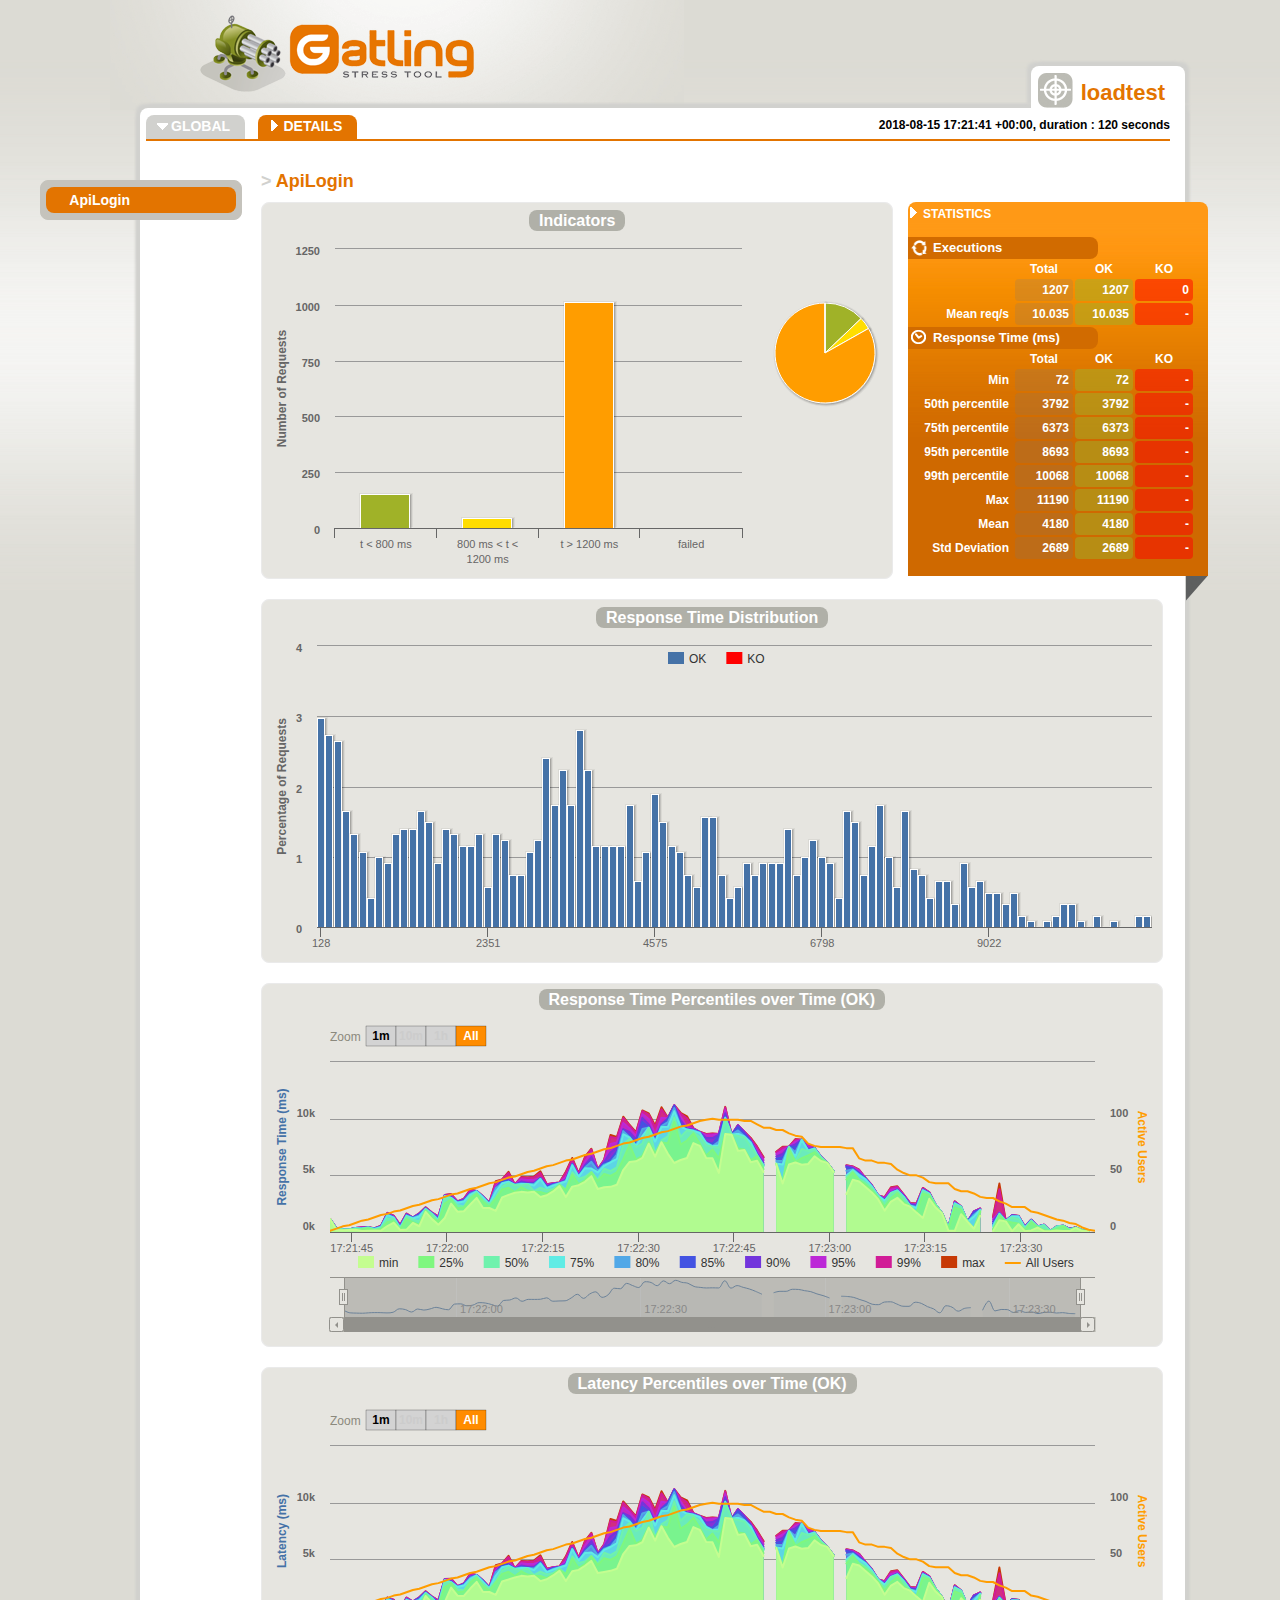
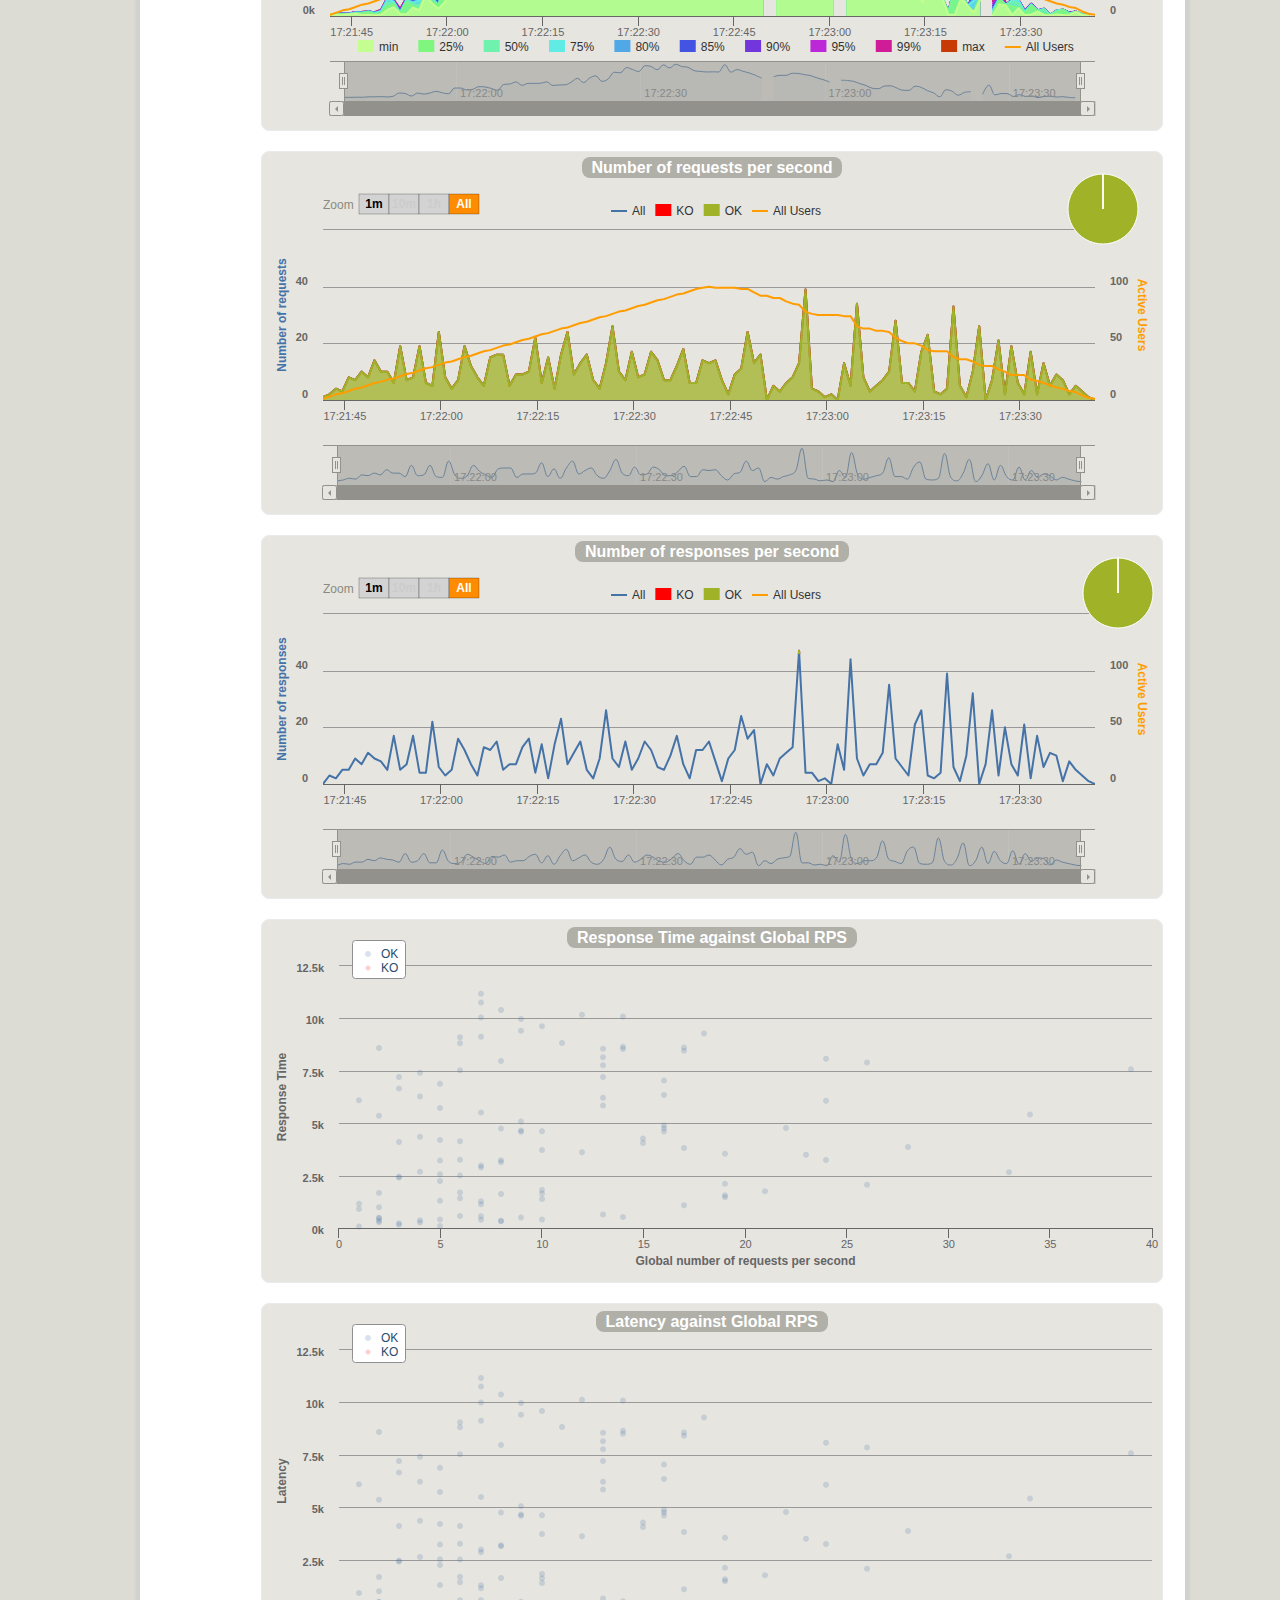
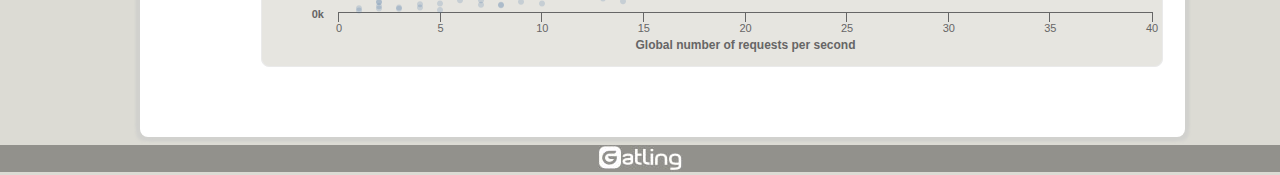
<file: loadtest/target/gatling/results/loadtest-1534353701055/req_apilogin-23d40.html>
<!DOCTYPE html>
<html>
<head>
<meta charset="UTF-8">
<link rel="shortcut icon" type="image/x-icon" href="style/favicon.ico"/>
<link href="style/style.css" rel="stylesheet" type="text/css" />
<link href="style/bootstrap.min.css" rel="stylesheet" type="text/css" />
<script type="text/javascript" src="js/jquery.min.js"></script>
<script type="text/javascript" src="js/bootstrap.min.js"></script>
<script type="text/javascript" src="js/gatling.js"></script>
<script type="text/javascript" src="js/moment.min.js"></script>
<script type="text/javascript" src="js/menu.js"></script>
<script type="text/javascript" src="js/all_sessions.js"></script>
<script type="text/javascript" src="js/stats.js"></script>
<script type="text/javascript" src="js/highstock.js"></script>
<script type="text/javascript" src="js/highcharts-more.js"></script>
<script type="text/javascript" src="js/theme.js"></script>
<title>Gatling Stats - ApiLogin</title>
</head>
<body>
<div class="frise"></div>
<div class="container details">
    <div class="head">
        <a href="http://gatling.io" target="blank_" title="Gatling Home Page"><img alt="Gatling" src="style/logo.png"/></a>
    </div>
    <div class="main">
        <div class="cadre">
                <div class="onglet">
                    <img src="style/cible.png" />
                    <p><span>loadtest</span></p>
                </div>
                <div class="content">
                    <div class="sous-menu">
                        <div class="item "><a href="index.html">GLOBAL</a></div>
                        <div class="item ouvert"><a id="details_link" href="#">DETAILS</a></div>
                        <script type="text/javascript">
                          var timestamp = 1534353701055;
                          var runStartHumanDate = moment(timestamp).format("YYYY-MM-DD HH:mm:ss Z");
                          document.writeln("<p class='sim_desc' title='"+ runStartHumanDate +", duration : 120 seconds' data-content=''>");
                          document.writeln("<b>" + runStartHumanDate + ", duration : 120 seconds </b>");
                          document.writeln("</p>");
                        </script>
                    </div>
                    <div class="content-in">
                        <h1><span>> </span>ApiLogin</h1>
                        <div class="article">
                            
                        <div class="infos">
                            <div class="infos-in">
	                        <div class="infos-title">STATISTICS</div>
                                <div class="repli"></div>                               
                                <div class="info">
                                    <h2 class="first">Executions</h2>
                                    <table>
                                        <thead>
                                            <tr><th></th><th>Total</th><th>OK</th><th>KO</th></tr>
                                        </thead>
                                        <tbody>
                                            <tr>
                                                <td class="title"></td>
                                                <td id="numberOfRequests" class="total"></td>
                                                <td id="numberOfRequestsOK" class="ok"></td>
                                                <td id="numberOfRequestsKO" class="ko"></td>
                                            </tr>
                                            <tr>
                                                <td class="title">Mean req/s</td>
                                                <td id="meanNumberOfRequestsPerSecond" class="total"></td>
                                                <td id="meanNumberOfRequestsPerSecondOK" class="ok"></td>
                                                <td id="meanNumberOfRequestsPerSecondKO" class="ko"></td>
                                            </tr>
                                        </tbody>
                                    </table>
                                    <h2 class="second">Response Time (ms)</h2>
                                    <table>
                                        <thead>
                                            <tr>
                                                <th></th>
                                                <th>Total</th>
                                                <th>OK</th>
                                                <th>KO</th>
                                            </tr>
                                        </thead>
                                        <tbody>
                                            <tr>
                                                <td class="title">Min</td>
                                                <td id="minResponseTime" class="total"></td>
                                                <td id="minResponseTimeOK" class="ok"></td>
                                                <td id="minResponseTimeKO" class="ko"></td>
                                            </tr>
                                            <tr>
                                                <td class="title">50th percentile</td>
                                                <td id="percentiles1" class="total"></td>
                                                <td id="percentiles1OK" class="ok"></td>
                                                <td id="percentiles1KO" class="ko"></td>
                                            </tr>
                                            <tr>
                                                <td class="title">75th percentile</td>
                                                <td id="percentiles2" class="total"></td>
                                                <td id="percentiles2OK" class="ok"></td>
                                                <td id="percentiles2KO" class="ko"></td>
                                            </tr>
                                            <tr>
                                                <td class="title">95th percentile</td>
                                                <td id="percentiles3" class="total"></td>
                                                <td id="percentiles3OK" class="ok"></td>
                                                <td id="percentiles3KO" class="ko"></td>
                                            </tr>
                                            <tr>
                                                <td class="title">99th percentile</td>
                                                <td id="percentiles4" class="total"></td>
                                                <td id="percentiles4OK" class="ok"></td>
                                                <td id="percentiles4KO" class="ko"></td>
                                            </tr>
                                            <tr>
                                                <td class="title">Max</td>
                                                <td id="maxResponseTime" class="total"></td>
                                                <td id="maxResponseTimeOK" class="ok"></td>
                                                <td id="maxResponseTimeKO" class="ko"></td>
                                            </tr>
                                            <tr>
                                                <td class="title">Mean</td>
                                                <td id="meanResponseTime" class="total"></td>
                                                <td id="meanResponseTimeOK" class="ok"></td>
                                                <td id="meanResponseTimeKO" class="ko"></td>
                                            </tr>
                                            <tr>
                                                <td class="title">Std Deviation</td>
                                                <td id="standardDeviation" class="total"></td>
                                                <td id="standardDeviationOK" class="ok"></td>
                                                <td id="standardDeviationKO" class="ko"></td>
                                            </tr>
                                        </tbody>
                                    </table>
                                </div>
                            </div>
                        </div>

            <div class="schema demi">
              <div id="container_indicators" class="demi"></div>
            </div>

            <div class="schema geant">
              <div id="container_distrib" class="geant"></div>
            </div>

            <div class="schema geant">
              <div id="container" class="geant"></div>
            </div>

            <div class="schema geant">
              <div id="container_latency" class="geant"></div>
            </div>

            <div class="schema geant">
              <a name="requests"></a>
                <div id="container_requests" class="geant"></div>
            </div>

            <div class="schema geant">
              <a name="responses"></a>
                <div id="container_responses" class="geant"></div>
            </div>

            <div class="schema geant">
              <div id="container_response_time_dispersion" class="geant"></div>
            </div>

            <div class="schema geant">
              <div id="container_latency_dispersion" class="geant"></div>
            </div>

                        </div>
                    </div>
                </div>
        </div>
    </div>
    <div class="nav">
        <ul></ul>
    </div>
</div>
<div class="foot">
    <a href="http://gatling.io" title="Gatling Home Page"><img alt="Gatling" src="style/logo-gatling.jpg"/></a>
</div>
<script type="text/javascript">
    var pageStats = stats.contents['req_apilogin-23d40'].stats;
    $(document).ready(function() {
        $('.sim_desc').popover({trigger:'hover', placement:'bottom'});
        setDetailsLinkUrl();
        setDetailsMenu();
        setActiveMenu();
        fillStats(pageStats);
        
Highcharts.setOptions({
  global: { useUTC: false }
});

var indicatorsChart = new Highcharts.Chart({
  chart: {
    renderTo: 'container_indicators',
    marginRight: 150
  },
  credits: { enabled: false },
  legend: { enabled: false },
  title: { text: 'A title to let highcharts reserve the place for the title set later' },
  xAxis: {
    categories: [
      pageStats.group1.name,
      pageStats.group2.name,
      pageStats.group3.name,
      pageStats.group4.name
    ]
  },
  yAxis: {
    title: { text: 'Number of Requests' }
  },
  tooltip: {
    formatter: function() {
      var s;
      if (this.point.name) { // the pie chart
        s = ''+ this.point.name +': '+ this.y +'% requests';
      } else {
        s = ''+ this.y + ' requests';
      }
      return s;
    }
  },
  plotOptions: {
    series: {
      stacking: 'normal',
      shadow: true
    }
  },
  series: [
    {
      type: 'column',
      color: '#A0B228',
      data: [pageStats.group1.count,0,0,0],
      tooltip: { yDecimals: 0, ySuffix: 'ms' }
    },
    {
      type: 'column',
      color: '#FFDD00',
      data: [0,pageStats.group2.count,0,0],
      tooltip: { yDecimals: 0, ySuffix: 'ms' }
    },
    {
      type: 'column',
      color: '#FF9D00',
      data: [0,0,pageStats.group3.count,0],
      tooltip: { yDecimals: 0, ySuffix: 'ms' }
    },
    {
      type: 'column',
      color: '#FF0000',
      data: [0,0,0,pageStats.group4.count],
      tooltip: { yDecimals: 0, ySuffix: 'ms' }
    },
    {
      type: 'pie',
      name: 'Percentages',
      data: [
        {
          name: pageStats.group1.name,
          y: pageStats.group1.percentage,
          color: '#A0B228'
        },
        {
          name: pageStats.group2.name,
          y: pageStats.group2.percentage,
          color: '#FFDD00'
        },
        {
          name: pageStats.group3.name,
          y: pageStats.group3.percentage,
          color: '#FF9D00'
        },
        {
          name: pageStats.group4.name,
          y: pageStats.group4.percentage,
          color: '#FF0000'
        }
      ],
      center: [470, 85],
      size: 100,
      showInLegend: false,
      dataLabels: { enabled: false }
    }
  ]
});

indicatorsChart.setTitle({
  text: '<span class="chart_title">Indicators</span>',
  useHTML: true
});

	    $('#container_errors').sortable('#container_errors');
    
var responseTimeDistributionChart = new Highcharts.Chart({
  chart: {
    renderTo: 'container_distrib',
    type: 'column'
  },
  credits: {
    enabled: false
  },
  legend: {
    enabled: true,
    floating: true,
    y: -285,
    borderWidth: 0,
    itemStyle: {
      fontWeight: "normal"
    }
  },
  title: {
    text: 'A title to let highcharts reserve the place for the title set later'
  },
  xAxis: {
    categories: ['128', '239', '350', '461', '572', '683', '795', '906', '1017', '1128', '1239', '1351', '1462', '1573', '1684', '1795', '1906', '2018', '2129', '2240', '2351', '2462', '2574', '2685', '2796', '2907', '3018', '3129', '3241', '3352', '3463', '3574', '3685', '3797', '3908', '4019', '4130', '4241', '4352', '4464', '4575', '4686', '4797', '4908', '5020', '5131', '5242', '5353', '5464', '5575', '5687', '5798', '5909', '6020', '6131', '6242', '6354', '6465', '6576', '6687', '6798', '6910', '7021', '7132', '7243', '7354', '7465', '7577', '7688', '7799', '7910', '8021', '8133', '8244', '8355', '8466', '8577', '8688', '8800', '8911', '9022', '9133', '9244', '9356', '9467', '9578', '9689', '9800', '9911', '10023', '10134', '10245', '10356', '10467', '10579', '10690', '10801', '10912', '11023', '11134'],
    tickInterval: 20
  },
  yAxis: {
    min: 0,
    title: {
      text: 'Percentage of Requests'
    }
  },
  tooltip: {
    formatter: function() {
      return '<b>'+ this.x +' ms</b><br/>'+
      this.series.name +': '+ this.y +' %<br/>'+
      'Total: '+ this.point.stackTotal + ' %';
    }
  },
  plotOptions: {
    series: {
      groupPadding: 0,
      stacking: 'normal',
      shadow: true
    }
  },
  series: [
  	{
type: 'column',
color: '#4572A7',
name: 'OK',
data: [
  2.98,2.73,2.65,1.65,1.32,1.07,0.41,0.99,0.91,1.32,1.4,1.4,1.65,1.49,0.91,1.4,1.32,1.15,1.15,1.32,0.57,1.32,1.24,0.74,0.74,1.07,1.24,2.4,1.73,2.23,1.73,2.81,2.23,1.15,1.15,1.15,1.15,1.73,0.66,1.07,1.9,1.49,1.15,1.07,0.74,0.57,1.57,1.57,0.74,0.41,0.57,0.91,0.74,0.91,0.91,0.91,1.4,0.74,0.99,1.24,0.99,0.91,0.41,1.65,1.49,0.74,1.15,1.73,0.99,0.57,1.65,0.82,0.74,0.41,0.66,0.66,0.33,0.91,0.57,0.66,0.49,0.49,0.33,0.49,0.16,0.08,0.0,0.08,0.16,0.33,0.33,0.08,0.0,0.16,0.0,0.08,0.0,0.0,0.16,0.16
],
tooltip: { yDecimals: 0, ySuffix: 'ms' }
},
  	{
type: 'column',
color: '#FF0000',
name: 'KO',
data: [
  0.0,0.0,0.0,0.0,0.0,0.0,0.0,0.0,0.0,0.0,0.0,0.0,0.0,0.0,0.0,0.0,0.0,0.0,0.0,0.0,0.0,0.0,0.0,0.0,0.0,0.0,0.0,0.0,0.0,0.0,0.0,0.0,0.0,0.0,0.0,0.0,0.0,0.0,0.0,0.0,0.0,0.0,0.0,0.0,0.0,0.0,0.0,0.0,0.0,0.0,0.0,0.0,0.0,0.0,0.0,0.0,0.0,0.0,0.0,0.0,0.0,0.0,0.0,0.0,0.0,0.0,0.0,0.0,0.0,0.0,0.0,0.0,0.0,0.0,0.0,0.0,0.0,0.0,0.0,0.0,0.0,0.0,0.0,0.0,0.0,0.0,0.0,0.0,0.0,0.0,0.0,0.0,0.0,0.0,0.0,0.0,0.0,0.0,0.0,0.0
],
tooltip: { yDecimals: 0, ySuffix: 'ms' }
}
  ]
});

responseTimeDistributionChart.setTitle({
  text: '<span class="chart_title">Response Time Distribution</span>',
  useHTML: true
});

var responseTimeChart = new Highcharts.StockChart({
  chart: {
    renderTo: 'container',
    zoomType: 'x'
  },
  colors: ['#C4FD90', '#7FF77F', '#6FF2AD', '#60ECE5', '#51A8E7', '#4353E2', '#7335DC', '#BC28D7', '#D11C97', '#C73905', 'Orange'],
  credits: { enabled: false },
  legend: {
    enabled: true,
    floating: true,
    y: -65,
    borderWidth: 0,
    itemStyle: { fontWeight: "normal" }
  },
  title: { text: 'A title to let highcharts reserve the place for the title set later' },
  navigator: { baseSeries: 9 },
  rangeSelector: {
    rangeSelector: { align: "left" },
    buttonSpacing: 0,
    buttonTheme: {
      fill: 'LightGrey',
      padding: 1,
      stroke: 'Black',
      'stroke-width': 0.25,
      style: {
        color: 'Black',
        fontWeight: 'bold',
      },
      states: {
        stroke: 'Black',
        'stroke-width': 0.25,
        hover: {
          fill: 'DarkGrey',
          style: { color: 'black' }
        },
        select: {
          fill: 'DarkOrange',
          style: { color: 'white' }
        }
      }
    },
    buttons : [
      {
        type : 'minute',
        count : 1,
        text : '1m'
      }, {
        type : 'minute',
        count : 10,
        text : '10m'
      }, {
        type : 'hour',
        count : 1,
        text : '1h'
      }, {
        type : 'all',
        count : 1,
        text : 'All'
      }
    ],
    selected : 3,
    inputEnabled : false
  },
  xAxis: {
    type: 'datetime',
    ordinal: false,
    maxZoom: 10000 // three days
  },
  yAxis:[
    {
      min: 0,
      title: {
        text: 'Response Time (ms)',
        style: { color: '#4572A7' }
      },
      opposite: false
    }, {
      min: 0,
      title: {
        text: 'Active Users',
        style: { color: '#FF9D00' }
      },
      opposite: true
    }
  ],
  plotOptions: {
    arearange: { lineWidth: 1 },
    series: {
      dataGrouping: { enabled: false }
    }
  },
  series: [
  
    
         {
pointInterval: 1000,
name: 'min',
data: [
  [1534353701598,1152],[1534353702598,169],[1534353703598,148],[1534353704598,172],[1534353705598,206],[1534353706598,88],[1534353707598,119],[1534353708598,131],[1534353709598,118],[1534353710598,528],[1534353711598,836],[1534353712598,176],[1534353713598,214],[1534353714598,800],[1534353715598,508],[1534353716598,1776],[1534353717598,1136],[1534353718598,645],[1534353719598,1230],[1534353720598,2508],[1534353721598,1797],[1534353722598,1834],[1534353723598,2421],[1534353724598,3015],[1534353725598,2117],[1534353726598,2117],[1534353727598,1862],[1534353728598,3050],[1534353729598,3277],[1534353730598,3461],[1534353731598,3541],[1534353732598,3489],[1534353733598,3550],[1534353734598,3081],[1534353735598,3243],[1534353736598,3578],[1534353737598,4047],[1534353738598,3089],[1534353739598,4003],[1534353740598,4130],[1534353741598,4431],[1534353742598,4926],[1534353743598,3796],[1534353744598,3947],[1534353745598,3984],[1534353746598,4166],[1534353747598,5469],[1534353748598,6178],[1534353749598,6237],[1534353750598,6548],[1534353751598,7789],[1534353752598,6651],[1534353753598,7921],[1534353754598,6899],[1534353755598,6090],[1534353756598,6355],[1534353757598,6531],[1534353758598,7839],[1534353759598,7603],[1534353760598,6540],[1534353761598,6498],[1534353762598,5210],[1534353763598,8639],[1534353764598,8585],[1534353765598,7158],[1534353766598,7232],[1534353767598,6147],[1534353768598,6289],[1534353769598,5301],[1534353770598,null],[1534353771598,6005],[1534353772598,4275],[1534353773598,5953],[1534353774598,6133],[1534353775598,5935],[1534353776598,5999],[1534353777598,6678],[1534353778598,6266],[1534353779598,6096],[1534353780598,5306],[1534353781598,null],[1534353782598,3346],[1534353783598,4605],[1534353784598,4450],[1534353785598,3966],[1534353786598,3491],[1534353787598,2872],[1534353788598,1886],[1534353789598,2688],[1534353790598,3015],[1534353791598,2465],[1534353792598,2236],[1534353793598,1711],[1534353794598,1239],[1534353795598,2930],[1534353796598,2157],[1534353797598,1656],[1534353798598,127],[1534353799598,108],[1534353800598,1574],[1534353801598,909],[1534353802598,291],[1534353803598,1437],[1534353804598,null],[1534353805598,72],[1534353806598,1045],[1534353807598,936],[1534353808598,79],[1534353809598,684],[1534353810598,74],[1534353811598,137],[1534353812598,394],[1534353813598,75],[1534353814598,75],[1534353815598,124],[1534353816598,85],[1534353817598,78],[1534353818598,369],[1534353819598,79],[1534353820598,74],[1534353821598,null]
],
tooltip: { yDecimals: 0, ySuffix: 'ms' },
type : 'area',
yAxis: 0,
zIndex: 10
},
         {
pointInterval: 1000,
name: '25%',
data: [
  [1534353701598,1152],[1534353702598,214],[1534353703598,168],[1534353704598,195],[1534353705598,217],[1534353706598,244],[1534353707598,302],[1534353708598,159],[1534353709598,267],[1534353710598,874],[1534353711598,971],[1534353712598,211],[1534353713598,1137],[1534353714598,861],[1534353715598,637],[1534353716598,1875],[1534353717598,1277],[1534353718598,889],[1534353719598,2513],[1534353720598,2885],[1534353721598,2095],[1534353722598,2162],[1534353723598,2954],[1534353724598,3368],[1534353725598,2673],[1534353726598,2233],[1534353727598,2950],[1534353728598,3746],[1534353729598,3904],[1534353730598,3515],[1534353731598,3947],[1534353732598,3658],[1534353733598,3562],[1534353734598,3528],[1534353735598,3354],[1534353736598,3663],[1534353737598,4140],[1534353738598,3675],[1534353739598,5069],[1534353740598,4218],[1534353741598,4589],[1534353742598,5266],[1534353743598,4485],[1534353744598,5121],[1534353745598,4949],[1534353746598,5269],[1534353747598,6419],[1534353748598,7710],[1534353749598,6392],[1534353750598,6707],[1534353751598,7922],[1534353752598,6892],[1534353753598,7926],[1534353754598,7808],[1534353755598,9711],[1534353756598,7714],[1534353757598,8072],[1534353758598,8703],[1534353759598,7810],[1534353760598,6741],[1534353761598,7280],[1534353762598,6497],[1534353763598,8670],[1534353764598,8585],[1534353765598,7378],[1534353766598,7281],[1534353767598,6329],[1534353768598,6700],[1534353769598,5551],[1534353770598,null],[1534353771598,6006],[1534353772598,4341],[1534353773598,7315],[1534353774598,6175],[1534353775598,6524],[1534353776598,6749],[1534353777598,7038],[1534353778598,6417],[1534353779598,6096],[1534353780598,5319],[1534353781598,null],[1534353782598,4631],[1534353783598,5266],[1534353784598,4575],[1534353785598,4194],[1534353786598,3691],[1534353787598,3011],[1534353788598,2251],[1534353789598,3000],[1534353790598,3436],[1534353791598,2626],[1534353792598,2240],[1534353793598,1722],[1534353794598,3368],[1534353795598,3225],[1534353796598,2284],[1534353797598,1661],[1534353798598,260],[1534353799598,2168],[1534353800598,1946],[1534353801598,909],[1534353802598,300],[1534353803598,1760],[1534353804598,null],[1534353805598,193],[1534353806598,1411],[1534353807598,950],[1534353808598,835],[1534353809598,747],[1534353810598,176],[1534353811598,851],[1534353812598,420],[1534353813598,168],[1534353814598,75],[1534353815598,268],[1534353816598,513],[1534353817598,130],[1534353818598,378],[1534353819598,114],[1534353820598,74],[1534353821598,null]
],
tooltip: { yDecimals: 0, ySuffix: 'ms' },
type : 'area',
yAxis: 0,
zIndex: 9
},
         {
pointInterval: 1000,
name: '50%',
data: [
  [1534353701598,1152],[1534353702598,259],[1534353703598,200],[1534353704598,218],[1534353705598,256],[1534353706598,282],[1534353707598,366],[1534353708598,220],[1534353709598,323],[1534353710598,1192],[1534353711598,1174],[1534353712598,265],[1534353713598,1343],[1534353714598,1088],[1534353715598,951],[1534353716598,1962],[1534353717598,1580],[1534353718598,893],[1534353719598,2963],[1534353720598,2949],[1534353721598,2368],[1534353722598,2251],[1534353723598,3130],[1534353724598,3450],[1534353725598,2817],[1534353726598,2422],[1534353727598,3084],[1534353728598,4018],[1534353729598,4301],[1534353730598,4138],[1534353731598,4099],[1534353732598,4219],[1534353733598,3607],[1534353734598,3905],[1534353735598,3703],[1534353736598,3794],[1534353737598,4214],[1534353738598,3721],[1534353739598,5275],[1534353740598,4682],[1534353741598,4873],[1534353742598,5298],[1534353743598,4601],[1534353744598,5589],[1534353745598,5374],[1534353746598,5707],[1534353747598,7718],[1534353748598,8227],[1534353749598,7498],[1534353750598,7798],[1534353751598,9174],[1534353752598,6943],[1534353753598,8079],[1534353754598,8430],[1534353755598,10112],[1534353756598,8408],[1534353757598,8956],[1534353758598,8823],[1534353759598,8389],[1534353760598,7667],[1534353761598,7505],[1534353762598,7459],[1534353763598,9978],[1534353764598,8585],[1534353765598,8472],[1534353766598,8323],[1534353767598,7561],[1534353768598,6707],[1534353769598,5812],[1534353770598,null],[1534353771598,6050],[1534353772598,4407],[1534353773598,7425],[1534353774598,6260],[1534353775598,7330],[1534353776598,7133],[1534353777598,7258],[1534353778598,6569],[1534353779598,6096],[1534353780598,5332],[1534353781598,null],[1534353782598,4842],[1534353783598,5358],[1534353784598,4688],[1534353785598,4369],[1534353786598,3891],[1534353787598,3075],[1534353788598,2524],[1534353789598,3418],[1534353790598,3566],[1534353791598,3012],[1534353792598,2258],[1534353793598,1734],[1534353794598,3571],[1534353795598,3327],[1534353796598,2412],[1534353797598,1666],[1534353798598,338],[1534353799598,2417],[1534353800598,2193],[1534353801598,909],[1534353802598,341],[1534353803598,1881],[1534353804598,null],[1534353805598,283],[1534353806598,1544],[1534353807598,964],[1534353808598,1284],[1534353809598,1124],[1534353810598,279],[1534353811598,971],[1534353812598,446],[1534353813598,569],[1534353814598,76],[1534353815598,469],[1534353816598,558],[1534353817598,183],[1534353818598,380],[1534353819598,150],[1534353820598,74],[1534353821598,null]
],
tooltip: { yDecimals: 0, ySuffix: 'ms' },
type : 'area',
yAxis: 0,
zIndex: 8
},
         {
pointInterval: 1000,
name: '75%',
data: [
  [1534353701598,1152],[1534353702598,304],[1534353703598,236],[1534353704598,220],[1534353705598,341],[1534353706598,319],[1534353707598,394],[1534353708598,272],[1534353709598,422],[1534353710598,1490],[1534353711598,1270],[1534353712598,379],[1534353713598,1428],[1534353714598,1198],[1534353715598,1373],[1534353716598,2028],[1534353717598,1613],[1534353718598,1043],[1534353719598,3182],[1534353720598,3013],[1534353721598,2582],[1534353722598,2685],[1534353723598,3282],[1534353724598,3585],[1534353725598,3054],[1534353726598,2448],[1534353727598,3554],[1534353728598,4303],[1534353729598,4432],[1534353730598,4155],[1534353731598,4229],[1534353732598,4230],[1534353733598,4107],[1534353734598,4673],[1534353735598,3867],[1534353736598,4088],[1534353737598,4283],[1534353738598,4454],[1534353739598,5883],[1534353740598,4880],[1534353741598,5625],[1534353742598,5598],[1534353743598,5253],[1534353744598,5842],[1534353745598,6142],[1534353746598,6452],[1534353747598,8633],[1534353748598,8323],[1534353749598,7593],[1534353750598,8468],[1534353751598,9203],[1534353752598,7978],[1534353753598,9275],[1534353754598,9280],[1534353755598,10650],[1534353756598,9299],[1534353757598,9038],[1534353758598,8927],[1534353759598,8741],[1534353760598,7862],[1534353761598,7561],[1534353762598,7656],[1534353763598,10079],[1534353764598,8585],[1534353765598,8677],[1534353766598,8426],[1534353767598,7871],[1534353768598,6757],[1534353769598,5895],[1534353770598,null],[1534353771598,6056],[1534353772598,5964],[1534353773598,7503],[1534353774598,6649],[1534353775598,8144],[1534353776598,7183],[1534353777598,7372],[1534353778598,6620],[1534353779598,6096],[1534353780598,5345],[1534353781598,null],[1534353782598,4988],[1534353783598,5457],[1534353784598,5020],[1534353785598,4644],[1534353786598,4010],[1534353787598,3224],[1534353788598,2752],[1534353789598,3443],[1534353790598,3666],[1534353791598,3092],[1534353792598,2319],[1534353793598,2128],[1534353794598,3677],[1534353795598,3386],[1534353796598,2413],[1534353797598,1671],[1534353798598,372],[1534353799598,2531],[1534353800598,2241],[1534353801598,909],[1534353802598,1354],[1534353803598,1962],[1534353804598,null],[1534353805598,507],[1534353806598,1599],[1534353807598,978],[1534353808598,1376],[1534353809598,1367],[1534353810598,381],[1534353811598,1025],[1534353812598,472],[1534353813598,618],[1534353814598,84],[1534353815598,485],[1534353816598,559],[1534353817598,235],[1534353818598,380],[1534353819598,151],[1534353820598,74],[1534353821598,null]
],
tooltip: { yDecimals: 0, ySuffix: 'ms' },
type : 'area',
yAxis: 0,
zIndex: 7
},
         {
pointInterval: 1000,
name: '80%',
data: [
  [1534353701598,1152],[1534353702598,313],[1534353703598,242],[1534353704598,220],[1534353705598,345],[1534353706598,322],[1534353707598,397],[1534353708598,290],[1534353709598,465],[1534353710598,1531],[1534353711598,1279],[1534353712598,414],[1534353713598,1466],[1534353714598,1243],[1534353715598,1466],[1534353716598,2059],[1534353717598,1618],[1534353718598,1108],[1534353719598,3188],[1534353720598,3015],[1534353721598,2607],[1534353722598,2748],[1534353723598,3372],[1534353724598,3594],[1534353725598,3082],[1534353726598,2478],[1534353727598,3868],[1534353728598,4304],[1534353729598,4432],[1534353730598,4165],[1534353731598,4278],[1534353732598,4232],[1534353733598,4237],[1534353734598,4691],[1534353735598,3898],[1534353736598,4149],[1534353737598,4300],[1534353738598,4510],[1534353739598,5942],[1534353740598,4903],[1534353741598,5686],[1534353742598,6193],[1534353743598,5393],[1534353744598,5949],[1534353745598,6152],[1534353746598,6833],[1534353747598,8902],[1534353748598,8371],[1534353749598,7618],[1534353750598,9088],[1534353751598,9222],[1534353752598,8017],[1534353753598,9353],[1534353754598,9692],[1534353755598,10936],[1534353756598,9325],[1534353757598,9039],[1534353758598,8953],[1534353759598,8759],[1534353760598,7876],[1534353761598,7590],[1534353762598,7983],[1534353763598,10094],[1534353764598,8585],[1534353765598,8961],[1534353766598,8451],[1534353767598,7916],[1534353768598,6787],[1534353769598,5901],[1534353770598,null],[1534353771598,6262],[1534353772598,6276],[1534353773598,7527],[1534353774598,7062],[1534353775598,8145],[1534353776598,7215],[1534353777598,7380],[1534353778598,6630],[1534353779598,6096],[1534353780598,5347],[1534353781598,null],[1534353782598,5403],[1534353783598,5523],[1534353784598,5074],[1534353785598,4678],[1534353786598,4034],[1534353787598,3224],[1534353788598,2771],[1534353789598,3444],[1534353790598,3692],[1534353791598,3103],[1534353792598,2338],[1534353793598,2206],[1534353794598,3717],[1534353795598,3395],[1534353796598,2413],[1534353797598,1672],[1534353798598,372],[1534353799598,2534],[1534353800598,2241],[1534353801598,909],[1534353802598,1521],[1534353803598,1971],[1534353804598,null],[1534353805598,612],[1534353806598,1615],[1534353807598,981],[1534353808598,1413],[1534353809598,1384],[1534353810598,402],[1534353811598,1027],[1534353812598,478],[1534353813598,624],[1534353814598,86],[1534353815598,486],[1534353816598,559],[1534353817598,246],[1534353818598,386],[1534353819598,151],[1534353820598,74],[1534353821598,null]
],
tooltip: { yDecimals: 0, ySuffix: 'ms' },
type : 'area',
yAxis: 0,
zIndex: 6
},
         {
pointInterval: 1000,
name: '85%',
data: [
  [1534353701598,1152],[1534353702598,322],[1534353703598,249],[1534353704598,220],[1534353705598,349],[1534353706598,334],[1534353707598,399],[1534353708598,309],[1534353709598,492],[1534353710598,1572],[1534353711598,1299],[1534353712598,467],[1534353713598,1499],[1534353714598,1274],[1534353715598,1559],[1534353716598,2095],[1534353717598,1641],[1534353718598,1174],[1534353719598,3194],[1534353720598,3018],[1534353721598,2632],[1534353722598,2804],[1534353723598,3428],[1534353724598,3601],[1534353725598,3110],[1534353726598,2509],[1534353727598,3869],[1534353728598,4511],[1534353729598,4528],[1534353730598,4175],[1534353731598,4327],[1534353732598,4234],[1534353733598,4259],[1534353734598,4757],[1534353735598,3979],[1534353736598,4215],[1534353737598,4317],[1534353738598,4511],[1534353739598,5999],[1534353740598,4926],[1534353741598,5771],[1534353742598,6262],[1534353743598,5490],[1534353744598,6055],[1534353745598,6376],[1534353746598,7105],[1534353747598,8935],[1534353748598,8506],[1534353749598,7862],[1534353750598,9707],[1534353751598,9242],[1534353752598,8080],[1534353753598,9395],[1534353754598,9977],[1534353755598,11134],[1534353756598,9532],[1534353757598,9065],[1534353758598,9002],[1534353759598,8779],[1534353760598,7911],[1534353761598,7779],[1534353762598,8479],[1534353763598,10198],[1534353764598,8585],[1534353765598,9245],[1534353766598,8625],[1534353767598,7985],[1534353768598,6843],[1534353769598,5938],[1534353770598,null],[1534353771598,6468],[1534353772598,6587],[1534353773598,7527],[1534353774598,7475],[1534353775598,8147],[1534353776598,7242],[1534353777598,7389],[1534353778598,6640],[1534353779598,6096],[1534353780598,5350],[1534353781598,null],[1534353782598,5709],[1534353783598,5589],[1534353784598,5198],[1534353785598,4713],[1534353786598,4058],[1534353787598,3224],[1534353788598,2813],[1534353789598,3444],[1534353790598,3702],[1534353791598,3153],[1534353792598,2392],[1534353793598,2285],[1534353794598,3728],[1534353795598,3425],[1534353796598,2413],[1534353797598,1673],[1534353798598,372],[1534353799598,2546],[1534353800598,2242],[1534353801598,909],[1534353802598,1685],[1534353803598,1977],[1534353804598,null],[1534353805598,747],[1534353806598,1661],[1534353807598,984],[1534353808598,1458],[1534353809598,1394],[1534353810598,422],[1534353811598,1060],[1534353812598,483],[1534353813598,630],[1534353814598,88],[1534353815598,487],[1534353816598,559],[1534353817598,256],[1534353818598,392],[1534353819598,151],[1534353820598,74],[1534353821598,null]
],
tooltip: { yDecimals: 0, ySuffix: 'ms' },
type : 'area',
yAxis: 0,
zIndex: 5
},
         {
pointInterval: 1000,
name: '90%',
data: [
  [1534353701598,1152],[1534353702598,331],[1534353703598,255],[1534353704598,221],[1534353705598,350],[1534353706598,366],[1534353707598,402],[1534353708598,317],[1534353709598,505],[1534353710598,1612],[1534353711598,1327],[1534353712598,521],[1534353713598,1558],[1534353714598,1274],[1534353715598,1594],[1534353716598,2097],[1534353717598,1665],[1534353718598,1240],[1534353719598,3222],[1534353720598,3116],[1534353721598,2657],[1534353722598,2848],[1534353723598,3488],[1534353724598,3607],[1534353725598,3122],[1534353726598,2539],[1534353727598,3870],[1534353728598,4589],[1534353729598,4568],[1534353730598,4185],[1534353731598,4450],[1534353732598,4354],[1534353733598,4337],[1534353734598,4770],[1534353735598,4060],[1534353736598,4245],[1534353737598,4333],[1534353738598,4627],[1534353739598,6024],[1534353740598,4985],[1534353741598,5905],[1534353742598,6612],[1534353743598,5501],[1534353744598,6162],[1534353745598,7025],[1534353746598,7435],[1534353747598,9082],[1534353748598,8818],[1534353749598,8160],[1534353750598,10074],[1534353751598,9493],[1534353752598,8237],[1534353753598,9529],[1534353754598,10007],[1534353755598,11152],[1534353756598,9841],[1534353757598,9103],[1534353758598,9052],[1534353759598,8800],[1534353760598,8301],[1534353761598,8287],[1534353762598,8593],[1534353763598,10479],[1534353764598,8585],[1534353765598,9396],[1534353766598,8799],[1534353767598,8055],[1534353768598,6954],[1534353769598,6104],[1534353770598,null],[1534353771598,6675],[1534353772598,6899],[1534353773598,7528],[1534353774598,7734],[1534353775598,8147],[1534353776598,7349],[1534353777598,7397],[1534353778598,6650],[1534353779598,6096],[1534353780598,5352],[1534353781598,null],[1534353782598,5799],[1534353783598,5655],[1534353784598,5200],[1534353785598,4733],[1534353786598,4082],[1534353787598,3224],[1534353788598,2900],[1534353789598,3494],[1534353790598,3757],[1534353791598,3203],[1534353792598,2447],[1534353793598,2364],[1534353794598,3756],[1534353795598,3452],[1534353796598,2413],[1534353797598,1674],[1534353798598,372],[1534353799598,2620],[1534353800598,2243],[1534353801598,909],[1534353802598,1813],[1534353803598,2009],[1534353804598,null],[1534353805598,940],[1534353806598,1661],[1534353807598,987],[1534353808598,1466],[1534353809598,1404],[1534353810598,443],[1534353811598,1082],[1534353812598,488],[1534353813598,637],[1534353814598,90],[1534353815598,490],[1534353816598,559],[1534353817598,267],[1534353818598,398],[1534353819598,151],[1534353820598,74],[1534353821598,null]
],
tooltip: { yDecimals: 0, ySuffix: 'ms' },
type : 'area',
yAxis: 0,
zIndex: 4
},
         {
pointInterval: 1000,
name: '95%',
data: [
  [1534353701598,1152],[1534353702598,340],[1534353703598,261],[1534353704598,221],[1534353705598,350],[1534353706598,398],[1534353707598,406],[1534353708598,323],[1534353709598,523],[1534353710598,1650],[1534353711598,1381],[1534353712598,575],[1534353713598,1568],[1534353714598,1274],[1534353715598,1620],[1534353716598,2116],[1534353717598,1688],[1534353718598,1306],[1534353719598,3245],[1534353720598,3230],[1534353721598,2682],[1534353722598,2892],[1534353723598,3543],[1534353724598,3617],[1534353725598,3132],[1534353726598,2570],[1534353727598,4054],[1534353728598,4607],[1534353729598,4760],[1534353730598,4195],[1534353731598,4647],[1534353732598,4591],[1534353733598,4611],[1534353734598,4771],[1534353735598,4141],[1534353736598,4274],[1534353737598,4350],[1534353738598,4888],[1534353739598,6070],[1534353740598,5080],[1534353741598,6219],[1534353742598,7041],[1534353743598,5511],[1534353744598,6268],[1534353745598,7766],[1534353746598,7897],[1534353747598,9626],[1534353748598,9130],[1534353749598,8456],[1534353750598,10399],[1534353751598,9976],[1534353752598,8615],[1534353753598,10085],[1534353754598,10038],[1534353755598,11171],[1534353756598,10178],[1534353757598,9281],[1534353758598,9101],[1534353759598,8820],[1534353760598,8539],[1534353761598,8552],[1534353762598,8646],[1534353763598,10759],[1534353764598,8585],[1534353765598,9414],[1534353766598,8825],[1534353767598,8078],[1534353768598,7205],[1534353769598,6344],[1534353770598,null],[1534353771598,6881],[1534353772598,7210],[1534353773598,7528],[1534353774598,7968],[1534353775598,8147],[1534353776598,7570],[1534353777598,7406],[1534353778598,6660],[1534353779598,6096],[1534353780598,5355],[1534353781598,null],[1534353782598,5850],[1534353783598,5721],[1534353784598,5417],[1534353785598,4751],[1534353786598,4106],[1534353787598,3224],[1534353788598,2987],[1534353789598,3720],[1534353790598,3867],[1534353791598,3253],[1534353792598,2502],[1534353793598,2443],[1534353794598,3815],[1534353795598,3499],[1534353796598,2413],[1534353797598,1675],[1534353798598,372],[1534353799598,2660],[1534353800598,2244],[1534353801598,909],[1534353802598,1813],[1534353803598,2067],[1534353804598,null],[1534353805598,1133],[1534353806598,1749],[1534353807598,990],[1534353808598,1467],[1534353809598,1414],[1534353810598,463],[1534353811598,1083],[1534353812598,493],[1534353813598,640],[1534353814598,92],[1534353815598,495],[1534353816598,559],[1534353817598,277],[1534353818598,404],[1534353819598,151],[1534353820598,74],[1534353821598,null]
],
tooltip: { yDecimals: 0, ySuffix: 'ms' },
type : 'area',
yAxis: 0,
zIndex: 3
},
         {
pointInterval: 1000,
name: '99%',
data: [
  [1534353701598,1152],[1534353702598,347],[1534353703598,266],[1534353704598,221],[1534353705598,350],[1534353706598,423],[1534353707598,409],[1534353708598,327],[1534353709598,543],[1534353710598,1681],[1534353711598,1425],[1534353712598,618],[1534353713598,1617],[1534353714598,1274],[1534353715598,1640],[1534353716598,2170],[1534353717598,1707],[1534353718598,1358],[1534353719598,3262],[1534353720598,3321],[1534353721598,2702],[1534353722598,2927],[1534353723598,3709],[1534353724598,3627],[1534353725598,3140],[1534353726598,2594],[1534353727598,4398],[1534353728598,4628],[1534353729598,5203],[1534353730598,4203],[1534353731598,4804],[1534353732598,4781],[1534353733598,4830],[1534353734598,5233],[1534353735598,4205],[1534353736598,4302],[1534353737598,4363],[1534353738598,5236],[1534353739598,6425],[1534353740598,5156],[1534353741598,6543],[1534353742598,7285],[1534353743598,5519],[1534353744598,6353],[1534353745598,8395],[1534353746598,8284],[1534353747598,10062],[1534353748598,9379],[1534353749598,8730],[1534353750598,10659],[1534353751598,10363],[1534353752598,9241],[1534353753598,10821],[1534353754598,10062],[1534353755598,11186],[1534353756598,10453],[1534353757598,10023],[1534353758598,9141],[1534353759598,8836],[1534353760598,8625],[1534353761598,8666],[1534353762598,8646],[1534353763598,10983],[1534353764598,8585],[1534353765598,9429],[1534353766598,8846],[1534353767598,8253],[1534353768598,7462],[1534353769598,6552],[1534353770598,null],[1534353771598,7046],[1534353772598,7459],[1534353773598,7528],[1534353774598,8156],[1534353775598,8147],[1534353776598,7701],[1534353777598,7413],[1534353778598,6668],[1534353779598,6096],[1534353780598,5357],[1534353781598,null],[1534353782598,5875],[1534353783598,5773],[1534353784598,5483],[1534353785598,4765],[1534353786598,4125],[1534353787598,3224],[1534353788598,3057],[1534353789598,3900],[1534353790598,3990],[1534353791598,3293],[1534353792598,2546],[1534353793598,2506],[1534353794598,3873],[1534353795598,3506],[1534353796598,2413],[1534353797598,1675],[1534353798598,372],[1534353799598,2699],[1534353800598,2244],[1534353801598,909],[1534353802598,1813],[1534353803598,2078],[1534353804598,null],[1534353805598,1287],[1534353806598,3767],[1534353807598,992],[1534353808598,1468],[1534353809598,1422],[1534353810598,479],[1534353811598,1083],[1534353812598,497],[1534353813598,640],[1534353814598,94],[1534353815598,499],[1534353816598,559],[1534353817598,285],[1534353818598,409],[1534353819598,151],[1534353820598,74],[1534353821598,null]
],
tooltip: { yDecimals: 0, ySuffix: 'ms' },
type : 'area',
yAxis: 0,
zIndex: 2
},
         {
pointInterval: 1000,
name: 'max',
data: [
  [1534353701598,1152],[1534353702598,349],[1534353703598,268],[1534353704598,222],[1534353705598,351],[1534353706598,430],[1534353707598,410],[1534353708598,329],[1534353709598,548],[1534353710598,1689],[1534353711598,1436],[1534353712598,629],[1534353713598,1630],[1534353714598,1275],[1534353715598,1646],[1534353716598,2184],[1534353717598,1712],[1534353718598,1372],[1534353719598,3267],[1534353720598,3344],[1534353721598,2707],[1534353722598,2936],[1534353723598,3751],[1534353724598,3630],[1534353725598,3143],[1534353726598,2601],[1534353727598,4484],[1534353728598,4634],[1534353729598,5314],[1534353730598,4205],[1534353731598,4844],[1534353732598,4829],[1534353733598,4885],[1534353734598,5357],[1534353735598,4222],[1534353736598,4310],[1534353737598,4367],[1534353738598,5324],[1534353739598,6529],[1534353740598,5176],[1534353741598,6624],[1534353742598,7347],[1534353743598,5522],[1534353744598,6375],[1534353745598,8553],[1534353746598,8378],[1534353747598,10171],[1534353748598,9442],[1534353749598,8799],[1534353750598,10725],[1534353751598,10460],[1534353752598,9398],[1534353753598,11005],[1534353754598,10069],[1534353755598,11190],[1534353756598,10522],[1534353757598,10209],[1534353758598,9151],[1534353759598,8841],[1534353760598,8647],[1534353761598,8695],[1534353762598,8647],[1534353763598,11040],[1534353764598,8586],[1534353765598,9433],[1534353766598,8852],[1534353767598,8305],[1534353768598,7527],[1534353769598,6605],[1534353770598,null],[1534353771598,7088],[1534353772598,7522],[1534353773598,7529],[1534353774598,8203],[1534353775598,8148],[1534353776598,7740],[1534353777598,7415],[1534353778598,6671],[1534353779598,6096],[1534353780598,5358],[1534353781598,null],[1534353782598,5882],[1534353783598,5787],[1534353784598,5492],[1534353785598,4769],[1534353786598,4130],[1534353787598,3225],[1534353788598,3075],[1534353789598,3946],[1534353790598,4030],[1534353791598,3304],[1534353792598,2557],[1534353793598,2522],[1534353794598,3888],[1534353795598,3507],[1534353796598,2414],[1534353797598,1676],[1534353798598,373],[1534353799598,2707],[1534353800598,2245],[1534353801598,909],[1534353802598,1814],[1534353803598,2079],[1534353804598,null],[1534353805598,1326],[1534353806598,4272],[1534353807598,993],[1534353808598,1469],[1534353809598,1425],[1534353810598,484],[1534353811598,1084],[1534353812598,499],[1534353813598,641],[1534353814598,95],[1534353815598,500],[1534353816598,560],[1534353817598,288],[1534353818598,411],[1534353819598,152],[1534353820598,74],[1534353821598,null]
],
tooltip: { yDecimals: 0, ySuffix: 'ms' },
type : 'area',
yAxis: 0,
zIndex: 1
},
  allUsersData
  ]
});

responseTimeChart.setTitle({
  text: '<span class="chart_title chart_title_">Response Time Percentiles over Time (OK)</span>',
  useHTML: true
});

var responseTimeChart = new Highcharts.StockChart({
  chart: {
    renderTo: 'container_latency',
    zoomType: 'x'
  },
  colors: ['#C4FD90', '#7FF77F', '#6FF2AD', '#60ECE5', '#51A8E7', '#4353E2', '#7335DC', '#BC28D7', '#D11C97', '#C73905', 'Orange'],
  credits: { enabled: false },
  legend: {
    enabled: true,
    floating: true,
    y: -65,
    borderWidth: 0,
    itemStyle: { fontWeight: "normal" }
  },
  title: { text: 'A title to let highcharts reserve the place for the title set later' },
  navigator: { baseSeries: 9 },
  rangeSelector: {
    rangeSelector: { align: "left" },
    buttonSpacing: 0,
    buttonTheme: {
      fill: 'LightGrey',
      padding: 1,
      stroke: 'Black',
      'stroke-width': 0.25,
      style: {
        color: 'Black',
        fontWeight: 'bold',
      },
      states: {
        stroke: 'Black',
        'stroke-width': 0.25,
        hover: {
          fill: 'DarkGrey',
          style: { color: 'black' }
        },
        select: {
          fill: 'DarkOrange',
          style: { color: 'white' }
        }
      }
    },
    buttons : [
      {
        type : 'minute',
        count : 1,
        text : '1m'
      }, {
        type : 'minute',
        count : 10,
        text : '10m'
      }, {
        type : 'hour',
        count : 1,
        text : '1h'
      }, {
        type : 'all',
        count : 1,
        text : 'All'
      }
    ],
    selected : 3,
    inputEnabled : false
  },
  xAxis: {
    type: 'datetime',
    ordinal: false,
    maxZoom: 10000 // three days
  },
  yAxis:[
    {
      min: 0,
      title: {
        text: 'Latency (ms)',
        style: { color: '#4572A7' }
      },
      opposite: false
    }, {
      min: 0,
      title: {
        text: 'Active Users',
        style: { color: '#FF9D00' }
      },
      opposite: true
    }
  ],
  plotOptions: {
    arearange: { lineWidth: 1 },
    series: {
      dataGrouping: { enabled: false }
    }
  },
  series: [
  
    
         {
pointInterval: 1000,
name: 'min',
data: [
  [1534353701598,175],[1534353702598,110],[1534353703598,83],[1534353704598,159],[1534353705598,205],[1534353706598,88],[1534353707598,118],[1534353708598,72],[1534353709598,118],[1534353710598,527],[1534353711598,770],[1534353712598,176],[1534353713598,155],[1534353714598,744],[1534353715598,507],[1534353716598,1765],[1534353717598,1125],[1534353718598,644],[1534353719598,1229],[1534353720598,2507],[1534353721598,1796],[1534353722598,1775],[1534353723598,2421],[1534353724598,3014],[1534353725598,2116],[1534353726598,2116],[1534353727598,1861],[1534353728598,3049],[1534353729598,3217],[1534353730598,3405],[1534353731598,3541],[1534353732598,3489],[1534353733598,3550],[1534353734598,3080],[1534353735598,3243],[1534353736598,3578],[1534353737598,3988],[1534353738598,3088],[1534353739598,3942],[1534353740598,4071],[1534353741598,4431],[1534353742598,4866],[1534353743598,3796],[1534353744598,3887],[1534353745598,3983],[1534353746598,4166],[1534353747598,5469],[1534353748598,6177],[1534353749598,6236],[1534353750598,6506],[1534353751598,7789],[1534353752598,6651],[1534353753598,7921],[1534353754598,6899],[1534353755598,6090],[1534353756598,6355],[1534353757598,6530],[1534353758598,7839],[1534353759598,7603],[1534353760598,6540],[1534353761598,6498],[1534353762598,5210],[1534353763598,8638],[1534353764598,8585],[1534353765598,7158],[1534353766598,7231],[1534353767598,6147],[1534353768598,6288],[1534353769598,5300],[1534353770598,null],[1534353771598,6005],[1534353772598,4275],[1534353773598,5953],[1534353774598,6133],[1534353775598,5935],[1534353776598,5998],[1534353777598,6678],[1534353778598,6266],[1534353779598,6096],[1534353780598,5306],[1534353781598,null],[1534353782598,3346],[1534353783598,4605],[1534353784598,4450],[1534353785598,3966],[1534353786598,3490],[1534353787598,2872],[1534353788598,1886],[1534353789598,2688],[1534353790598,3014],[1534353791598,2464],[1534353792598,2235],[1534353793598,1711],[1534353794598,1239],[1534353795598,2930],[1534353796598,2157],[1534353797598,1656],[1534353798598,127],[1534353799598,108],[1534353800598,1573],[1534353801598,909],[1534353802598,291],[1534353803598,1437],[1534353804598,null],[1534353805598,72],[1534353806598,1045],[1534353807598,935],[1534353808598,79],[1534353809598,684],[1534353810598,73],[1534353811598,137],[1534353812598,394],[1534353813598,75],[1534353814598,75],[1534353815598,123],[1534353816598,85],[1534353817598,77],[1534353818598,369],[1534353819598,79],[1534353820598,74],[1534353821598,null]
],
tooltip: { yDecimals: 0, ySuffix: 'ms' },
type : 'area',
yAxis: 0,
zIndex: 10
},
         {
pointInterval: 1000,
name: '25%',
data: [
  [1534353701598,175],[1534353702598,126],[1534353703598,151],[1534353704598,165],[1534353705598,216],[1534353706598,243],[1534353707598,280],[1534353708598,144],[1534353709598,263],[1534353710598,873],[1534353711598,971],[1534353712598,210],[1534353713598,1137],[1534353714598,860],[1534353715598,636],[1534353716598,1873],[1534353717598,1225],[1534353718598,889],[1534353719598,2513],[1534353720598,2885],[1534353721598,2095],[1534353722598,2161],[1534353723598,2954],[1534353724598,3368],[1534353725598,2631],[1534353726598,2233],[1534353727598,2945],[1534353728598,3715],[1534353729598,3903],[1534353730598,3514],[1534353731598,3947],[1534353732598,3658],[1534353733598,3562],[1534353734598,3528],[1534353735598,3339],[1534353736598,3663],[1534353737598,4081],[1534353738598,3674],[1534353739598,5068],[1534353740598,4217],[1534353741598,4589],[1534353742598,5265],[1534353743598,4484],[1534353744598,5106],[1534353745598,4949],[1534353746598,5269],[1534353747598,6418],[1534353748598,7692],[1534353749598,6392],[1534353750598,6704],[1534353751598,7921],[1534353752598,6891],[1534353753598,7925],[1534353754598,7807],[1534353755598,9651],[1534353756598,7714],[1534353757598,8056],[1534353758598,8659],[1534353759598,7795],[1534353760598,6741],[1534353761598,7280],[1534353762598,6497],[1534353763598,8670],[1534353764598,8585],[1534353765598,7378],[1534353766598,7281],[1534353767598,6329],[1534353768598,6700],[1534353769598,5551],[1534353770598,null],[1534353771598,6006],[1534353772598,4340],[1534353773598,7315],[1534353774598,6175],[1534353775598,6524],[1534353776598,6749],[1534353777598,7038],[1534353778598,6417],[1534353779598,6096],[1534353780598,5319],[1534353781598,null],[1534353782598,4631],[1534353783598,5266],[1534353784598,4574],[1534353785598,4193],[1534353786598,3690],[1534353787598,3011],[1534353788598,2251],[1534353789598,3000],[1534353790598,3435],[1534353791598,2626],[1534353792598,2240],[1534353793598,1722],[1534353794598,3368],[1534353795598,3225],[1534353796598,2284],[1534353797598,1661],[1534353798598,260],[1534353799598,2167],[1534353800598,1946],[1534353801598,909],[1534353802598,300],[1534353803598,1759],[1534353804598,null],[1534353805598,192],[1534353806598,1411],[1534353807598,949],[1534353808598,834],[1534353809598,747],[1534353810598,175],[1534353811598,850],[1534353812598,420],[1534353813598,168],[1534353814598,75],[1534353815598,267],[1534353816598,513],[1534353817598,129],[1534353818598,377],[1534353819598,114],[1534353820598,74],[1534353821598,null]
],
tooltip: { yDecimals: 0, ySuffix: 'ms' },
type : 'area',
yAxis: 0,
zIndex: 9
},
         {
pointInterval: 1000,
name: '50%',
data: [
  [1534353701598,175],[1534353702598,142],[1534353703598,186],[1534353704598,171],[1534353705598,224],[1534353706598,256],[1534353707598,365],[1534353708598,219],[1534353709598,297],[1534353710598,1192],[1534353711598,1147],[1534353712598,265],[1534353713598,1342],[1534353714598,1066],[1534353715598,921],[1534353716598,1962],[1534353717598,1545],[1534353718598,892],[1534353719598,2963],[1534353720598,2948],[1534353721598,2367],[1534353722598,2251],[1534353723598,3129],[1534353724598,3450],[1534353725598,2817],[1534353726598,2389],[1534353727598,3079],[1534353728598,4017],[1534353729598,4301],[1534353730598,4138],[1534353731598,4038],[1534353732598,4161],[1534353733598,3606],[1534353734598,3905],[1534353735598,3673],[1534353736598,3793],[1534353737598,4184],[1534353738598,3720],[1534353739598,5274],[1534353740598,4682],[1534353741598,4819],[1534353742598,5298],[1534353743598,4601],[1534353744598,5588],[1534353745598,5373],[1534353746598,5706],[1534353747598,7718],[1534353748598,8194],[1534353749598,7497],[1534353750598,7798],[1534353751598,9173],[1534353752598,6942],[1534353753598,8079],[1534353754598,8430],[1534353755598,10112],[1534353756598,8407],[1534353757598,8956],[1534353758598,8823],[1534353759598,8329],[1534353760598,7667],[1534353761598,7504],[1534353762598,7459],[1534353763598,9978],[1534353764598,8585],[1534353765598,8472],[1534353766598,8323],[1534353767598,7561],[1534353768598,6705],[1534353769598,5811],[1534353770598,null],[1534353771598,6050],[1534353772598,4406],[1534353773598,7425],[1534353774598,6260],[1534353775598,7329],[1534353776598,7132],[1534353777598,7258],[1534353778598,6569],[1534353779598,6096],[1534353780598,5332],[1534353781598,null],[1534353782598,4842],[1534353783598,5358],[1534353784598,4688],[1534353785598,4368],[1534353786598,3891],[1534353787598,3075],[1534353788598,2524],[1534353789598,3417],[1534353790598,3565],[1534353791598,3012],[1534353792598,2258],[1534353793598,1733],[1534353794598,3571],[1534353795598,3327],[1534353796598,2412],[1534353797598,1666],[1534353798598,338],[1534353799598,2417],[1534353800598,2193],[1534353801598,909],[1534353802598,340],[1534353803598,1881],[1534353804598,null],[1534353805598,282],[1534353806598,1544],[1534353807598,964],[1534353808598,1284],[1534353809598,1124],[1534353810598,278],[1534353811598,971],[1534353812598,446],[1534353813598,569],[1534353814598,76],[1534353815598,469],[1534353816598,557],[1534353817598,182],[1534353818598,379],[1534353819598,150],[1534353820598,74],[1534353821598,null]
],
tooltip: { yDecimals: 0, ySuffix: 'ms' },
type : 'area',
yAxis: 0,
zIndex: 8
},
         {
pointInterval: 1000,
name: '75%',
data: [
  [1534353701598,175],[1534353702598,158],[1534353703598,205],[1534353704598,194],[1534353705598,301],[1534353706598,297],[1534353707598,393],[1534353708598,272],[1534353709598,419],[1534353710598,1489],[1534353711598,1267],[1534353712598,334],[1534353713598,1427],[1534353714598,1179],[1534353715598,1373],[1534353716598,2019],[1534353717598,1612],[1534353718598,961],[1534353719598,3161],[1534353720598,2974],[1534353721598,2563],[1534353722598,2685],[1534353723598,3281],[1534353724598,3585],[1534353725598,3012],[1534353726598,2421],[1534353727598,3553],[1534353728598,4303],[1534353729598,4432],[1534353730598,4155],[1534353731598,4229],[1534353732598,4230],[1534353733598,4057],[1534353734598,4617],[1534353735598,3867],[1534353736598,4087],[1534353737598,4283],[1534353738598,4454],[1534353739598,5883],[1534353740598,4880],[1534353741598,5569],[1534353742598,5598],[1534353743598,5191],[1534353744598,5827],[1534353745598,6087],[1534353746598,6437],[1534353747598,8632],[1534353748598,8323],[1534353749598,7570],[1534353750598,8452],[1534353751598,9203],[1534353752598,7978],[1534353753598,9260],[1534353754598,9280],[1534353755598,10650],[1534353756598,9299],[1534353757598,9037],[1534353758598,8927],[1534353759598,8726],[1534353760598,7862],[1534353761598,7561],[1534353762598,7655],[1534353763598,10079],[1534353764598,8585],[1534353765598,8677],[1534353766598,8426],[1534353767598,7871],[1534353768598,6756],[1534353769598,5895],[1534353770598,null],[1534353771598,6056],[1534353772598,5963],[1534353773598,7503],[1534353774598,6649],[1534353775598,8144],[1534353776598,7183],[1534353777598,7372],[1534353778598,6620],[1534353779598,6096],[1534353780598,5345],[1534353781598,null],[1534353782598,4987],[1534353783598,5457],[1534353784598,5020],[1534353785598,4644],[1534353786598,4010],[1534353787598,3223],[1534353788598,2752],[1534353789598,3442],[1534353790598,3665],[1534353791598,3091],[1534353792598,2319],[1534353793598,2127],[1534353794598,3676],[1534353795598,3385],[1534353796598,2413],[1534353797598,1671],[1534353798598,372],[1534353799598,2531],[1534353800598,2241],[1534353801598,909],[1534353802598,1353],[1534353803598,1960],[1534353804598,null],[1534353805598,507],[1534353806598,1599],[1534353807598,978],[1534353808598,1375],[1534353809598,1367],[1534353810598,381],[1534353811598,1025],[1534353812598,472],[1534353813598,618],[1534353814598,84],[1534353815598,485],[1534353816598,559],[1534353817598,235],[1534353818598,380],[1534353819598,150],[1534353820598,74],[1534353821598,null]
],
tooltip: { yDecimals: 0, ySuffix: 'ms' },
type : 'area',
yAxis: 0,
zIndex: 7
},
         {
pointInterval: 1000,
name: '80%',
data: [
  [1534353701598,175],[1534353702598,161],[1534353703598,209],[1534353704598,198],[1534353705598,318],[1534353706598,306],[1534353707598,396],[1534353708598,290],[1534353709598,444],[1534353710598,1530],[1534353711598,1278],[1534353712598,354],[1534353713598,1465],[1534353714598,1235],[1534353715598,1466],[1534353716598,2049],[1534353717598,1617],[1534353718598,1043],[1534353719598,3183],[1534353720598,2991],[1534353721598,2577],[1534353722598,2748],[1534353723598,3371],[1534353724598,3594],[1534353725598,3059],[1534353726598,2445],[1534353727598,3867],[1534353728598,4304],[1534353729598,4432],[1534353730598,4165],[1534353731598,4277],[1534353732598,4232],[1534353733598,4184],[1534353734598,4665],[1534353735598,3898],[1534353736598,4149],[1534353737598,4300],[1534353738598,4510],[1534353739598,5941],[1534353740598,4903],[1534353741598,5663],[1534353742598,6193],[1534353743598,5329],[1534353744598,5925],[1534353745598,6130],[1534353746598,6833],[1534353747598,8902],[1534353748598,8371],[1534353749598,7614],[1534353750598,9048],[1534353751598,9222],[1534353752598,8017],[1534353753598,9353],[1534353754598,9692],[1534353755598,10936],[1534353756598,9325],[1534353757598,9038],[1534353758598,8953],[1534353759598,8759],[1534353760598,7876],[1534353761598,7590],[1534353762598,7982],[1534353763598,10094],[1534353764598,8585],[1534353765598,8961],[1534353766598,8451],[1534353767598,7916],[1534353768598,6786],[1534353769598,5901],[1534353770598,null],[1534353771598,6262],[1534353772598,6275],[1534353773598,7527],[1534353774598,7062],[1534353775598,8145],[1534353776598,7214],[1534353777598,7380],[1534353778598,6630],[1534353779598,6096],[1534353780598,5347],[1534353781598,null],[1534353782598,5402],[1534353783598,5523],[1534353784598,5074],[1534353785598,4678],[1534353786598,4034],[1534353787598,3223],[1534353788598,2771],[1534353789598,3443],[1534353790598,3691],[1534353791598,3102],[1534353792598,2338],[1534353793598,2206],[1534353794598,3716],[1534353795598,3395],[1534353796598,2413],[1534353797598,1672],[1534353798598,372],[1534353799598,2533],[1534353800598,2241],[1534353801598,909],[1534353802598,1521],[1534353803598,1970],[1534353804598,null],[1534353805598,612],[1534353806598,1615],[1534353807598,981],[1534353808598,1412],[1534353809598,1384],[1534353810598,401],[1534353811598,1027],[1534353812598,478],[1534353813598,623],[1534353814598,86],[1534353815598,486],[1534353816598,559],[1534353817598,245],[1534353818598,386],[1534353819598,150],[1534353820598,74],[1534353821598,null]
],
tooltip: { yDecimals: 0, ySuffix: 'ms' },
type : 'area',
yAxis: 0,
zIndex: 6
},
         {
pointInterval: 1000,
name: '85%',
data: [
  [1534353701598,175],[1534353702598,164],[1534353703598,212],[1534353704598,203],[1534353705598,335],[1534353706598,318],[1534353707598,398],[1534353708598,308],[1534353709598,448],[1534353710598,1571],[1534353711598,1298],[1534353712598,422],[1534353713598,1478],[1534353714598,1273],[1534353715598,1559],[1534353716598,2093],[1534353717598,1640],[1534353718598,1125],[1534353719598,3188],[1534353720598,3007],[1534353721598,2592],[1534353722598,2798],[1534353723598,3427],[1534353724598,3601],[1534353725598,3107],[1534353726598,2470],[1534353727598,3869],[1534353728598,4510],[1534353729598,4528],[1534353730598,4175],[1534353731598,4326],[1534353732598,4234],[1534353733598,4236],[1534353734598,4753],[1534353735598,3965],[1534353736598,4215],[1534353737598,4317],[1534353738598,4510],[1534353739598,5998],[1534353740598,4926],[1534353741598,5771],[1534353742598,6262],[1534353743598,5431],[1534353744598,6023],[1534353745598,6376],[1534353746598,7105],[1534353747598,8935],[1534353748598,8506],[1534353749598,7862],[1534353750598,9644],[1534353751598,9242],[1534353752598,8080],[1534353753598,9395],[1534353754598,9970],[1534353755598,11134],[1534353756598,9512],[1534353757598,9065],[1534353758598,8985],[1534353759598,8779],[1534353760598,7908],[1534353761598,7779],[1534353762598,8479],[1534353763598,10197],[1534353764598,8585],[1534353765598,9245],[1534353766598,8625],[1534353767598,7985],[1534353768598,6843],[1534353769598,5937],[1534353770598,null],[1534353771598,6468],[1534353772598,6586],[1534353773598,7527],[1534353774598,7475],[1534353775598,8147],[1534353776598,7241],[1534353777598,7389],[1534353778598,6640],[1534353779598,6096],[1534353780598,5350],[1534353781598,null],[1534353782598,5709],[1534353783598,5589],[1534353784598,5198],[1534353785598,4712],[1534353786598,4058],[1534353787598,3223],[1534353788598,2813],[1534353789598,3443],[1534353790598,3702],[1534353791598,3152],[1534353792598,2392],[1534353793598,2285],[1534353794598,3727],[1534353795598,3425],[1534353796598,2413],[1534353797598,1673],[1534353798598,372],[1534353799598,2546],[1534353800598,2242],[1534353801598,909],[1534353802598,1685],[1534353803598,1977],[1534353804598,null],[1534353805598,747],[1534353806598,1661],[1534353807598,984],[1534353808598,1457],[1534353809598,1394],[1534353810598,422],[1534353811598,1060],[1534353812598,483],[1534353813598,629],[1534353814598,88],[1534353815598,487],[1534353816598,559],[1534353817598,256],[1534353818598,392],[1534353819598,150],[1534353820598,74],[1534353821598,null]
],
tooltip: { yDecimals: 0, ySuffix: 'ms' },
type : 'area',
yAxis: 0,
zIndex: 5
},
         {
pointInterval: 1000,
name: '90%',
data: [
  [1534353701598,175],[1534353702598,167],[1534353703598,216],[1534353704598,207],[1534353705598,341],[1534353706598,334],[1534353707598,401],[1534353708598,316],[1534353709598,477],[1534353710598,1605],[1534353711598,1327],[1534353712598,491],[1534353713598,1504],[1534353714598,1273],[1534353715598,1594],[1534353716598,2096],[1534353717598,1664],[1534353718598,1207],[1534353719598,3219],[1534353720598,3092],[1534353721598,2606],[1534353722598,2822],[1534353723598,3488],[1534353724598,3607],[1534353725598,3122],[1534353726598,2494],[1534353727598,3870],[1534353728598,4588],[1534353729598,4568],[1534353730598,4185],[1534353731598,4449],[1534353732598,4353],[1534353733598,4337],[1534353734598,4770],[1534353735598,4032],[1534353736598,4245],[1534353737598,4333],[1534353738598,4627],[1534353739598,6023],[1534353740598,4974],[1534353741598,5905],[1534353742598,6612],[1534353743598,5461],[1534353744598,6121],[1534353745598,7025],[1534353746598,7435],[1534353747598,9076],[1534353748598,8818],[1534353749598,8136],[1534353750598,10028],[1534353751598,9493],[1534353752598,8214],[1534353753598,9529],[1534353754598,9981],[1534353755598,11152],[1534353756598,9791],[1534353757598,9103],[1534353758598,9018],[1534353759598,8800],[1534353760598,8261],[1534353761598,8287],[1534353762598,8593],[1534353763598,10478],[1534353764598,8585],[1534353765598,9396],[1534353766598,8799],[1534353767598,8055],[1534353768598,6953],[1534353769598,6103],[1534353770598,null],[1534353771598,6675],[1534353772598,6898],[1534353773598,7528],[1534353774598,7734],[1534353775598,8147],[1534353776598,7348],[1534353777598,7397],[1534353778598,6650],[1534353779598,6096],[1534353780598,5352],[1534353781598,null],[1534353782598,5799],[1534353783598,5655],[1534353784598,5200],[1534353785598,4732],[1534353786598,4082],[1534353787598,3224],[1534353788598,2900],[1534353789598,3494],[1534353790598,3757],[1534353791598,3203],[1534353792598,2447],[1534353793598,2364],[1534353794598,3755],[1534353795598,3451],[1534353796598,2413],[1534353797598,1674],[1534353798598,372],[1534353799598,2619],[1534353800598,2243],[1534353801598,909],[1534353802598,1813],[1534353803598,2008],[1534353804598,null],[1534353805598,940],[1534353806598,1661],[1534353807598,987],[1534353808598,1466],[1534353809598,1404],[1534353810598,442],[1534353811598,1082],[1534353812598,488],[1534353813598,637],[1534353814598,90],[1534353815598,490],[1534353816598,559],[1534353817598,266],[1534353818598,398],[1534353819598,150],[1534353820598,74],[1534353821598,null]
],
tooltip: { yDecimals: 0, ySuffix: 'ms' },
type : 'area',
yAxis: 0,
zIndex: 4
},
         {
pointInterval: 1000,
name: '95%',
data: [
  [1534353701598,175],[1534353702598,170],[1534353703598,220],[1534353704598,212],[1534353705598,345],[1534353706598,350],[1534353707598,404],[1534353708598,322],[1534353709598,510],[1534353710598,1614],[1534353711598,1381],[1534353712598,559],[1534353713598,1567],[1534353714598,1273],[1534353715598,1620],[1534353716598,2115],[1534353717598,1687],[1534353718598,1289],[1534353719598,3244],[1534353720598,3188],[1534353721598,2621],[1534353722598,2846],[1534353723598,3543],[1534353724598,3617],[1534353725598,3132],[1534353726598,2519],[1534353727598,4054],[1534353728598,4606],[1534353729598,4760],[1534353730598,4195],[1534353731598,4646],[1534353732598,4591],[1534353733598,4611],[1534353734598,4771],[1534353735598,4099],[1534353736598,4274],[1534353737598,4350],[1534353738598,4873],[1534353739598,6069],[1534353740598,5046],[1534353741598,6219],[1534353742598,7040],[1534353743598,5491],[1534353744598,6219],[1534353745598,7766],[1534353746598,7854],[1534353747598,9593],[1534353748598,9130],[1534353749598,8409],[1534353750598,10376],[1534353751598,9976],[1534353752598,8569],[1534353753598,10085],[1534353754598,9992],[1534353755598,11170],[1534353756598,10121],[1534353757598,9281],[1534353758598,9050],[1534353759598,8820],[1534353760598,8502],[1534353761598,8552],[1534353762598,8646],[1534353763598,10759],[1534353764598,8585],[1534353765598,9414],[1534353766598,8822],[1534353767598,8078],[1534353768598,7204],[1534353769598,6344],[1534353770598,null],[1534353771598,6881],[1534353772598,7209],[1534353773598,7528],[1534353774598,7968],[1534353775598,8147],[1534353776598,7570],[1534353777598,7406],[1534353778598,6660],[1534353779598,6096],[1534353780598,5355],[1534353781598,null],[1534353782598,5849],[1534353783598,5721],[1534353784598,5417],[1534353785598,4750],[1534353786598,4106],[1534353787598,3224],[1534353788598,2987],[1534353789598,3719],[1534353790598,3867],[1534353791598,3253],[1534353792598,2502],[1534353793598,2443],[1534353794598,3814],[1534353795598,3499],[1534353796598,2413],[1534353797598,1675],[1534353798598,372],[1534353799598,2660],[1534353800598,2244],[1534353801598,909],[1534353802598,1813],[1534353803598,2067],[1534353804598,null],[1534353805598,1133],[1534353806598,1748],[1534353807598,990],[1534353808598,1467],[1534353809598,1414],[1534353810598,463],[1534353811598,1083],[1534353812598,493],[1534353813598,640],[1534353814598,92],[1534353815598,494],[1534353816598,559],[1534353817598,277],[1534353818598,404],[1534353819598,150],[1534353820598,74],[1534353821598,null]
],
tooltip: { yDecimals: 0, ySuffix: 'ms' },
type : 'area',
yAxis: 0,
zIndex: 3
},
         {
pointInterval: 1000,
name: '99%',
data: [
  [1534353701598,175],[1534353702598,173],[1534353703598,223],[1534353704598,216],[1534353705598,349],[1534353706598,362],[1534353707598,407],[1534353708598,326],[1534353709598,539],[1534353710598,1621],[1534353711598,1424],[1534353712598,614],[1534353713598,1617],[1534353714598,1273],[1534353715598,1640],[1534353716598,2170],[1534353717598,1706],[1534353718598,1354],[1534353719598,3262],[1534353720598,3265],[1534353721598,2633],[1534353722598,2865],[1534353723598,3709],[1534353724598,3627],[1534353725598,3140],[1534353726598,2539],[1534353727598,4398],[1534353728598,4628],[1534353729598,5203],[1534353730598,4203],[1534353731598,4804],[1534353732598,4781],[1534353733598,4830],[1534353734598,5233],[1534353735598,4153],[1534353736598,4302],[1534353737598,4363],[1534353738598,5185],[1534353739598,6425],[1534353740598,5104],[1534353741598,6543],[1534353742598,7284],[1534353743598,5515],[1534353744598,6297],[1534353745598,8395],[1534353746598,8269],[1534353747598,10006],[1534353748598,9379],[1534353749598,8720],[1534353750598,10655],[1534353751598,10363],[1534353752598,9232],[1534353753598,10820],[1534353754598,10000],[1534353755598,11185],[1534353756598,10395],[1534353757598,10023],[1534353758598,9076],[1534353759598,8836],[1534353760598,8617],[1534353761598,8666],[1534353762598,8646],[1534353763598,10983],[1534353764598,8585],[1534353765598,9428],[1534353766598,8840],[1534353767598,8252],[1534353768598,7461],[1534353769598,6552],[1534353770598,null],[1534353771598,7046],[1534353772598,7458],[1534353773598,7528],[1534353774598,8156],[1534353775598,8147],[1534353776598,7700],[1534353777598,7413],[1534353778598,6668],[1534353779598,6096],[1534353780598,5357],[1534353781598,null],[1534353782598,5874],[1534353783598,5773],[1534353784598,5482],[1534353785598,4764],[1534353786598,4125],[1534353787598,3224],[1534353788598,3057],[1534353789598,3899],[1534353790598,3990],[1534353791598,3293],[1534353792598,2546],[1534353793598,2506],[1534353794598,3873],[1534353795598,3506],[1534353796598,2413],[1534353797598,1675],[1534353798598,372],[1534353799598,2698],[1534353800598,2244],[1534353801598,909],[1534353802598,1813],[1534353803598,2078],[1534353804598,null],[1534353805598,1287],[1534353806598,3767],[1534353807598,992],[1534353808598,1467],[1534353809598,1422],[1534353810598,479],[1534353811598,1083],[1534353812598,497],[1534353813598,640],[1534353814598,94],[1534353815598,498],[1534353816598,559],[1534353817598,285],[1534353818598,409],[1534353819598,150],[1534353820598,74],[1534353821598,null]
],
tooltip: { yDecimals: 0, ySuffix: 'ms' },
type : 'area',
yAxis: 0,
zIndex: 2
},
         {
pointInterval: 1000,
name: 'max',
data: [
  [1534353701598,175],[1534353702598,174],[1534353703598,224],[1534353704598,217],[1534353705598,350],[1534353706598,366],[1534353707598,408],[1534353708598,328],[1534353709598,547],[1534353710598,1623],[1534353711598,1435],[1534353712598,628],[1534353713598,1630],[1534353714598,1274],[1534353715598,1646],[1534353716598,2184],[1534353717598,1711],[1534353718598,1371],[1534353719598,3267],[1534353720598,3285],[1534353721598,2636],[1534353722598,2870],[1534353723598,3751],[1534353724598,3630],[1534353725598,3142],[1534353726598,2544],[1534353727598,4484],[1534353728598,4634],[1534353729598,5314],[1534353730598,4205],[1534353731598,4844],[1534353732598,4829],[1534353733598,4885],[1534353734598,5357],[1534353735598,4167],[1534353736598,4310],[1534353737598,4367],[1534353738598,5263],[1534353739598,6529],[1534353740598,5119],[1534353741598,6624],[1534353742598,7346],[1534353743598,5522],[1534353744598,6317],[1534353745598,8553],[1534353746598,8377],[1534353747598,10110],[1534353748598,9442],[1534353749598,8798],[1534353750598,10725],[1534353751598,10460],[1534353752598,9398],[1534353753598,11004],[1534353754598,10003],[1534353755598,11189],[1534353756598,10464],[1534353757598,10209],[1534353758598,9083],[1534353759598,8841],[1534353760598,8646],[1534353761598,8695],[1534353762598,8647],[1534353763598,11040],[1534353764598,8586],[1534353765598,9432],[1534353766598,8845],[1534353767598,8304],[1534353768598,7526],[1534353769598,6605],[1534353770598,null],[1534353771598,7088],[1534353772598,7521],[1534353773598,7529],[1534353774598,8203],[1534353775598,8148],[1534353776598,7739],[1534353777598,7415],[1534353778598,6671],[1534353779598,6096],[1534353780598,5358],[1534353781598,null],[1534353782598,5881],[1534353783598,5787],[1534353784598,5491],[1534353785598,4768],[1534353786598,4130],[1534353787598,3225],[1534353788598,3075],[1534353789598,3945],[1534353790598,4030],[1534353791598,3304],[1534353792598,2557],[1534353793598,2522],[1534353794598,3888],[1534353795598,3507],[1534353796598,2414],[1534353797598,1676],[1534353798598,373],[1534353799598,2706],[1534353800598,2245],[1534353801598,909],[1534353802598,1814],[1534353803598,2079],[1534353804598,null],[1534353805598,1326],[1534353806598,4272],[1534353807598,993],[1534353808598,1468],[1534353809598,1424],[1534353810598,484],[1534353811598,1084],[1534353812598,499],[1534353813598,640],[1534353814598,95],[1534353815598,499],[1534353816598,560],[1534353817598,288],[1534353818598,411],[1534353819598,151],[1534353820598,74],[1534353821598,null]
],
tooltip: { yDecimals: 0, ySuffix: 'ms' },
type : 'area',
yAxis: 0,
zIndex: 1
},
  allUsersData
  ]
});

responseTimeChart.setTitle({
  text: '<span class="chart_title chart_title_">Latency Percentiles over Time (OK)</span>',
  useHTML: true
});

var requestsChart = new Highcharts.StockChart({
  chart: {
    renderTo: 'container_requests',
    zoomType: 'x'
  },
  credits: { enabled: false },
  legend: {
    enabled: true,
    floating: true,
    itemDistance: 10,
    y: -285,
    borderWidth: 0,
    itemStyle: { fontWeight: "normal" }
  },
  title: { text: 'A title to let highcharts reserve the place for the title set later' },
  rangeSelector: {
    buttonSpacing: 0,
    buttonTheme: {
      fill: 'LightGrey',
      padding: 1,
      stroke: 'Black',
      'stroke-width': 0.25,
      style: {
        color: 'Black',
        fontWeight: 'bold',
      },
      states: {
        stroke: 'Black',
        'stroke-width': 0.25,
        hover: {
          fill: 'DarkGrey',
          style: { color: 'black' }
         },
         select: {
          fill: 'DarkOrange',
          style: { color: 'white' }
        }
      }
    },
    buttons : [
      {
        type : 'minute',
        count : 1,
        text : '1m'
      }, {
        type : 'minute',
        count : 10,
        text : '10m'
      }, {
        type : 'hour',
        count : 1,
        text : '1h'
      }, {
        type : 'all',
        count : 1,
        text : 'All'
      }
    ],
    selected : 3,
    inputEnabled : false
  },
  plotOptions: {
    series: {
      dataGrouping: { enabled: false }
    },
    area: {
      stacking: 'normal'
    }
  },
  xAxis: {
    type: 'datetime',
    ordinal: false,
    maxZoom: 10000 // three days
  },
  yAxis:[
    {
      min: 0,
      title: {
        text: 'Number of requests',
        style: { color: '#4572A7' }
      },
      opposite: false
    }, {
      min: 0,
      title: {
        text: 'Active Users',
        style: { color: '#FF9D00' }
      },
      opposite: true
    }
  ],
  series: [
    {
color: '#4572A7',
name: 'All',
data: [
  [1534353701598,1],[1534353702598,2],[1534353703598,4],[1534353704598,3],[1534353705598,8],[1534353706598,7],[1534353707598,10],[1534353708598,8],[1534353709598,14],[1534353710598,10],[1534353711598,10],[1534353712598,6],[1534353713598,19],[1534353714598,7],[1534353715598,8],[1534353716598,19],[1534353717598,6],[1534353718598,5],[1534353719598,24],[1534353720598,8],[1534353721598,4],[1534353722598,7],[1534353723598,19],[1534353724598,12],[1534353725598,8],[1534353726598,5],[1534353727598,15],[1534353728598,16],[1534353729598,16],[1534353730598,5],[1534353731598,9],[1534353732598,9],[1534353733598,10],[1534353734598,22],[1534353735598,6],[1534353736598,15],[1534353737598,4],[1534353738598,16],[1534353739598,24],[1534353740598,9],[1534353741598,13],[1534353742598,16],[1534353743598,7],[1534353744598,4],[1534353745598,13],[1534353746598,26],[1534353747598,10],[1534353748598,7],[1534353749598,17],[1534353750598,8],[1534353751598,9],[1534353752598,17],[1534353753598,14],[1534353754598,7],[1534353755598,7],[1534353756598,12],[1534353757598,18],[1534353758598,6],[1534353759598,6],[1534353760598,14],[1534353761598,13],[1534353762598,14],[1534353763598,7],[1534353764598,2],[1534353765598,9],[1534353766598,11],[1534353767598,24],[1534353768598,13],[1534353769598,16],[1534353770598,0],[1534353771598,5],[1534353772598,3],[1534353773598,6],[1534353774598,8],[1534353775598,13],[1534353776598,39],[1534353777598,4],[1534353778598,3],[1534353779598,1],[1534353780598,2],[1534353781598,0],[1534353782598,13],[1534353783598,5],[1534353784598,34],[1534353785598,8],[1534353786598,3],[1534353787598,5],[1534353788598,7],[1534353789598,10],[1534353790598,28],[1534353791598,6],[1534353792598,6],[1534353793598,3],[1534353794598,17],[1534353795598,23],[1534353796598,3],[1534353797598,2],[1534353798598,4],[1534353799598,33],[1534353800598,5],[1534353801598,1],[1534353802598,10],[1534353803598,26],[1534353804598,0],[1534353805598,7],[1534353806598,21],[1534353807598,2],[1534353808598,19],[1534353809598,6],[1534353810598,2],[1534353811598,17],[1534353812598,2],[1534353813598,13],[1534353814598,5],[1534353815598,9],[1534353816598,7],[1534353817598,2],[1534353818598,5],[1534353819598,3],[1534353820598,1],[1534353821598,0]
],
tooltip: { yDecimals: 0, ySuffix: '', valueDecimals: 0 }
},
    {
color: '#FF0000',
name: 'KO',
data: [
  [1534353701598,0],[1534353702598,0],[1534353703598,0],[1534353704598,0],[1534353705598,0],[1534353706598,0],[1534353707598,0],[1534353708598,0],[1534353709598,0],[1534353710598,0],[1534353711598,0],[1534353712598,0],[1534353713598,0],[1534353714598,0],[1534353715598,0],[1534353716598,0],[1534353717598,0],[1534353718598,0],[1534353719598,0],[1534353720598,0],[1534353721598,0],[1534353722598,0],[1534353723598,0],[1534353724598,0],[1534353725598,0],[1534353726598,0],[1534353727598,0],[1534353728598,0],[1534353729598,0],[1534353730598,0],[1534353731598,0],[1534353732598,0],[1534353733598,0],[1534353734598,0],[1534353735598,0],[1534353736598,0],[1534353737598,0],[1534353738598,0],[1534353739598,0],[1534353740598,0],[1534353741598,0],[1534353742598,0],[1534353743598,0],[1534353744598,0],[1534353745598,0],[1534353746598,0],[1534353747598,0],[1534353748598,0],[1534353749598,0],[1534353750598,0],[1534353751598,0],[1534353752598,0],[1534353753598,0],[1534353754598,0],[1534353755598,0],[1534353756598,0],[1534353757598,0],[1534353758598,0],[1534353759598,0],[1534353760598,0],[1534353761598,0],[1534353762598,0],[1534353763598,0],[1534353764598,0],[1534353765598,0],[1534353766598,0],[1534353767598,0],[1534353768598,0],[1534353769598,0],[1534353770598,0],[1534353771598,0],[1534353772598,0],[1534353773598,0],[1534353774598,0],[1534353775598,0],[1534353776598,0],[1534353777598,0],[1534353778598,0],[1534353779598,0],[1534353780598,0],[1534353781598,0],[1534353782598,0],[1534353783598,0],[1534353784598,0],[1534353785598,0],[1534353786598,0],[1534353787598,0],[1534353788598,0],[1534353789598,0],[1534353790598,0],[1534353791598,0],[1534353792598,0],[1534353793598,0],[1534353794598,0],[1534353795598,0],[1534353796598,0],[1534353797598,0],[1534353798598,0],[1534353799598,0],[1534353800598,0],[1534353801598,0],[1534353802598,0],[1534353803598,0],[1534353804598,0],[1534353805598,0],[1534353806598,0],[1534353807598,0],[1534353808598,0],[1534353809598,0],[1534353810598,0],[1534353811598,0],[1534353812598,0],[1534353813598,0],[1534353814598,0],[1534353815598,0],[1534353816598,0],[1534353817598,0],[1534353818598,0],[1534353819598,0],[1534353820598,0],[1534353821598,0]
],
tooltip: { yDecimals: 0, ySuffix: '', valueDecimals: 0 }
,type: 'area'},
    {
color: '#A0B228',
name: 'OK',
data: [
  [1534353701598,1],[1534353702598,2],[1534353703598,4],[1534353704598,3],[1534353705598,8],[1534353706598,7],[1534353707598,10],[1534353708598,8],[1534353709598,14],[1534353710598,10],[1534353711598,10],[1534353712598,6],[1534353713598,19],[1534353714598,7],[1534353715598,8],[1534353716598,19],[1534353717598,6],[1534353718598,5],[1534353719598,24],[1534353720598,8],[1534353721598,4],[1534353722598,7],[1534353723598,19],[1534353724598,12],[1534353725598,8],[1534353726598,5],[1534353727598,15],[1534353728598,16],[1534353729598,16],[1534353730598,5],[1534353731598,9],[1534353732598,9],[1534353733598,10],[1534353734598,22],[1534353735598,6],[1534353736598,15],[1534353737598,4],[1534353738598,16],[1534353739598,24],[1534353740598,9],[1534353741598,13],[1534353742598,16],[1534353743598,7],[1534353744598,4],[1534353745598,13],[1534353746598,26],[1534353747598,10],[1534353748598,7],[1534353749598,17],[1534353750598,8],[1534353751598,9],[1534353752598,17],[1534353753598,14],[1534353754598,7],[1534353755598,7],[1534353756598,12],[1534353757598,18],[1534353758598,6],[1534353759598,6],[1534353760598,14],[1534353761598,13],[1534353762598,14],[1534353763598,7],[1534353764598,2],[1534353765598,9],[1534353766598,11],[1534353767598,24],[1534353768598,13],[1534353769598,16],[1534353770598,0],[1534353771598,5],[1534353772598,3],[1534353773598,6],[1534353774598,8],[1534353775598,13],[1534353776598,39],[1534353777598,4],[1534353778598,3],[1534353779598,1],[1534353780598,2],[1534353781598,0],[1534353782598,13],[1534353783598,5],[1534353784598,34],[1534353785598,8],[1534353786598,3],[1534353787598,5],[1534353788598,7],[1534353789598,10],[1534353790598,28],[1534353791598,6],[1534353792598,6],[1534353793598,3],[1534353794598,17],[1534353795598,23],[1534353796598,3],[1534353797598,2],[1534353798598,4],[1534353799598,33],[1534353800598,5],[1534353801598,1],[1534353802598,10],[1534353803598,26],[1534353804598,0],[1534353805598,7],[1534353806598,21],[1534353807598,2],[1534353808598,19],[1534353809598,6],[1534353810598,2],[1534353811598,17],[1534353812598,2],[1534353813598,13],[1534353814598,5],[1534353815598,9],[1534353816598,7],[1534353817598,2],[1534353818598,5],[1534353819598,3],[1534353820598,1],[1534353821598,0]
],
tooltip: { yDecimals: 0, ySuffix: '', valueDecimals: 0 }
,type: 'area'},
    allUsersData,
    {
      
type: 'pie',
name: 'Distribution',
data: [
  {name: 'OK', y: 1207.0, color: '#A0B228'},{name: 'KO', y: 0.0, color: '#FF0000'}
],
center: [760, -40],
size: 70,
showInLegend: false,
dataLabels: { enabled: false },
dataGrouping: { enabled: false }

    }
  ]
});

requestsChart.setTitle({
  text: '<span class="chart_title">Number of requests per second</span>',
  useHTML: true
});

var requestsChart = new Highcharts.StockChart({
  chart: {
    renderTo: 'container_responses',
    zoomType: 'x'
  },
  credits: { enabled: false },
  legend: {
    enabled: true,
    floating: true,
    itemDistance: 10,
    y: -285,
    borderWidth: 0,
    itemStyle: { fontWeight: "normal" }
  },
  title: { text: 'A title to let highcharts reserve the place for the title set later' },
  rangeSelector: {
    buttonSpacing: 0,
    buttonTheme: {
      fill: 'LightGrey',
      padding: 1,
      stroke: 'Black',
      'stroke-width': 0.25,
      style: {
        color: 'Black',
        fontWeight: 'bold',
      },
      states: {
        stroke: 'Black',
        'stroke-width': 0.25,
        hover: {
          fill: 'DarkGrey',
          style: { color: 'black' }
         },
         select: {
          fill: 'DarkOrange',
          style: { color: 'white' }
        }
      }
    },
    buttons : [
      {
        type : 'minute',
        count : 1,
        text : '1m'
      }, {
        type : 'minute',
        count : 10,
        text : '10m'
      }, {
        type : 'hour',
        count : 1,
        text : '1h'
      }, {
        type : 'all',
        count : 1,
        text : 'All'
      }
    ],
    selected : 3,
    inputEnabled : false
  },
  plotOptions: {
    series: {
      dataGrouping: { enabled: false }
    },
    area: {
      stacking: 'normal'
    }
  },
  xAxis: {
    type: 'datetime',
    ordinal: false,
    maxZoom: 10000 // three days
  },
  yAxis:[
    {
      min: 0,
      title: {
        text: 'Number of responses',
        style: { color: '#4572A7' }
      },
      opposite: false
    }, {
      min: 0,
      title: {
        text: 'Active Users',
        style: { color: '#FF9D00' }
      },
      opposite: true
    }
  ],
  series: [
    {
color: '#4572A7',
name: 'All',
data: [
  [1534353701598,0],[1534353702598,3],[1534353703598,2],[1534353704598,5],[1534353705598,5],[1534353706598,9],[1534353707598,7],[1534353708598,11],[1534353709598,9],[1534353710598,8],[1534353711598,5],[1534353712598,17],[1534353713598,5],[1534353714598,7],[1534353715598,17],[1534353716598,4],[1534353717598,4],[1534353718598,22],[1534353719598,6],[1534353720598,3],[1534353721598,5],[1534353722598,16],[1534353723598,12],[1534353724598,7],[1534353725598,3],[1534353726598,13],[1534353727598,12],[1534353728598,15],[1534353729598,5],[1534353730598,7],[1534353731598,7],[1534353732598,13],[1534353733598,16],[1534353734598,4],[1534353735598,14],[1534353736598,2],[1534353737598,14],[1534353738598,23],[1534353739598,7],[1534353740598,11],[1534353741598,15],[1534353742598,5],[1534353743598,2],[1534353744598,9],[1534353745598,26],[1534353746598,9],[1534353747598,6],[1534353748598,15],[1534353749598,5],[1534353750598,9],[1534353751598,15],[1534353752598,12],[1534353753598,6],[1534353754598,5],[1534353755598,10],[1534353756598,17],[1534353757598,7],[1534353758598,2],[1534353759598,12],[1534353760598,12],[1534353761598,15],[1534353762598,8],[1534353763598,1],[1534353764598,9],[1534353765598,12],[1534353766598,24],[1534353767598,16],[1534353768598,19],[1534353769598,0],[1534353770598,7],[1534353771598,3],[1534353772598,9],[1534353773598,11],[1534353774598,13],[1534353775598,47],[1534353776598,4],[1534353777598,4],[1534353778598,1],[1534353779598,2],[1534353780598,0],[1534353781598,14],[1534353782598,5],[1534353783598,44],[1534353784598,9],[1534353785598,3],[1534353786598,7],[1534353787598,7],[1534353788598,11],[1534353789598,35],[1534353790598,9],[1534353791598,6],[1534353792598,3],[1534353793598,21],[1534353794598,26],[1534353795598,3],[1534353796598,2],[1534353797598,4],[1534353798598,39],[1534353799598,6],[1534353800598,1],[1534353801598,10],[1534353802598,32],[1534353803598,0],[1534353804598,7],[1534353805598,26],[1534353806598,3],[1534353807598,20],[1534353808598,7],[1534353809598,3],[1534353810598,21],[1534353811598,2],[1534353812598,17],[1534353813598,6],[1534353814598,11],[1534353815598,10],[1534353816598,1],[1534353817598,8],[1534353818598,5],[1534353819598,3],[1534353820598,1],[1534353821598,0]
],
tooltip: { yDecimals: 0, ySuffix: '', valueDecimals: 0 }
},
    {
color: '#FF0000',
name: 'KO',
data: [
  [1534353701598,0],[1534353702598,0],[1534353703598,0],[1534353704598,0],[1534353705598,0],[1534353706598,0],[1534353707598,0],[1534353708598,0],[1534353709598,0],[1534353710598,0],[1534353711598,0],[1534353712598,0],[1534353713598,0],[1534353714598,0],[1534353715598,0],[1534353716598,0],[1534353717598,0],[1534353718598,0],[1534353719598,0],[1534353720598,0],[1534353721598,0],[1534353722598,0],[1534353723598,0],[1534353724598,0],[1534353725598,0],[1534353726598,0],[1534353727598,0],[1534353728598,0],[1534353729598,0],[1534353730598,0],[1534353731598,0],[1534353732598,0],[1534353733598,0],[1534353734598,0],[1534353735598,0],[1534353736598,0],[1534353737598,0],[1534353738598,0],[1534353739598,0],[1534353740598,0],[1534353741598,0],[1534353742598,0],[1534353743598,0],[1534353744598,0],[1534353745598,0],[1534353746598,0],[1534353747598,0],[1534353748598,0],[1534353749598,0],[1534353750598,0],[1534353751598,0],[1534353752598,0],[1534353753598,0],[1534353754598,0],[1534353755598,0],[1534353756598,0],[1534353757598,0],[1534353758598,0],[1534353759598,0],[1534353760598,0],[1534353761598,0],[1534353762598,0],[1534353763598,0],[1534353764598,0],[1534353765598,0],[1534353766598,0],[1534353767598,0],[1534353768598,0],[1534353769598,0],[1534353770598,0],[1534353771598,0],[1534353772598,0],[1534353773598,0],[1534353774598,0],[1534353775598,0],[1534353776598,0],[1534353777598,0],[1534353778598,0],[1534353779598,0],[1534353780598,0],[1534353781598,0],[1534353782598,0],[1534353783598,0],[1534353784598,0],[1534353785598,0],[1534353786598,0],[1534353787598,0],[1534353788598,0],[1534353789598,0],[1534353790598,0],[1534353791598,0],[1534353792598,0],[1534353793598,0],[1534353794598,0],[1534353795598,0],[1534353796598,0],[1534353797598,0],[1534353798598,0],[1534353799598,0],[1534353800598,0],[1534353801598,0],[1534353802598,0],[1534353803598,0],[1534353804598,0],[1534353805598,0],[1534353806598,0],[1534353807598,0],[1534353808598,0],[1534353809598,0],[1534353810598,0],[1534353811598,0],[1534353812598,0],[1534353813598,0],[1534353814598,0],[1534353815598,0],[1534353816598,0],[1534353817598,0],[1534353818598,0],[1534353819598,0],[1534353820598,0],[1534353821598,0]
],
tooltip: { yDecimals: 0, ySuffix: '', valueDecimals: 0 }
,type: 'area'},
    {
color: '#A0B228',
name: 'OK',
data: [
  [1534353701598,0],[1534353702598,3],[1534353703598,2],[1534353704598,5],[1534353705598,5],[1534353706598,9],[1534353707598,7],[1534353708598,11],[1534353709598,9],[1534353710598,8],[1534353711598,5],[1534353712598,17],[1534353713598,5],[1534353714598,7],[1534353715598,17],[1534353716598,4],[1534353717598,4],[1534353718598,22],[1534353719598,6],[1534353720598,3],[1534353721598,5],[1534353722598,16],[1534353723598,12],[1534353724598,7],[1534353725598,3],[1534353726598,13],[1534353727598,12],[1534353728598,15],[1534353729598,5],[1534353730598,7],[1534353731598,7],[1534353732598,13],[1534353733598,16],[1534353734598,4],[1534353735598,14],[1534353736598,2],[1534353737598,14],[1534353738598,23],[1534353739598,7],[1534353740598,11],[1534353741598,15],[1534353742598,5],[1534353743598,2],[1534353744598,9],[1534353745598,26],[1534353746598,9],[1534353747598,6],[1534353748598,15],[1534353749598,5],[1534353750598,9],[1534353751598,15],[1534353752598,12],[1534353753598,6],[1534353754598,5],[1534353755598,10],[1534353756598,17],[1534353757598,7],[1534353758598,2],[1534353759598,12],[1534353760598,12],[1534353761598,15],[1534353762598,8],[1534353763598,1],[1534353764598,9],[1534353765598,12],[1534353766598,24],[1534353767598,16],[1534353768598,19],[1534353769598,0],[1534353770598,7],[1534353771598,3],[1534353772598,9],[1534353773598,11],[1534353774598,13],[1534353775598,47],[1534353776598,4],[1534353777598,4],[1534353778598,1],[1534353779598,2],[1534353780598,0],[1534353781598,14],[1534353782598,5],[1534353783598,44],[1534353784598,9],[1534353785598,3],[1534353786598,7],[1534353787598,7],[1534353788598,11],[1534353789598,35],[1534353790598,9],[1534353791598,6],[1534353792598,3],[1534353793598,21],[1534353794598,26],[1534353795598,3],[1534353796598,2],[1534353797598,4],[1534353798598,39],[1534353799598,6],[1534353800598,1],[1534353801598,10],[1534353802598,32],[1534353803598,0],[1534353804598,7],[1534353805598,26],[1534353806598,3],[1534353807598,20],[1534353808598,7],[1534353809598,3],[1534353810598,21],[1534353811598,2],[1534353812598,17],[1534353813598,6],[1534353814598,11],[1534353815598,10],[1534353816598,1],[1534353817598,8],[1534353818598,5],[1534353819598,3],[1534353820598,1],[1534353821598,0]
],
tooltip: { yDecimals: 0, ySuffix: '', valueDecimals: 0 }
,type: 'area'},
    allUsersData,
    {
      
type: 'pie',
name: 'Distribution',
data: [
  {name: 'OK', y: 1207.0, color: '#A0B228'},{name: 'KO', y: 0.0, color: '#FF0000'}
],
center: [775, -40],
size: 70,
showInLegend: false,
dataLabels: { enabled: false },
dataGrouping: { enabled: false }

    }
  ]
});

requestsChart.setTitle({
  text: '<span class="chart_title">Number of responses per second</span>',
  useHTML: true
});

var scatterChart = new Highcharts.Chart({
  chart: {
    renderTo: 'container_response_time_dispersion', 
    defaultSeriesType: 'scatter',
    zoomType: 'xy'
  },
  credits: { enabled: false },
  xAxis: {
    title: {
      enabled: true,
      text: 'Global number of requests per second',
      style: { fontWeight: 'bold' }
    },
    startOnTick: true,
    endOnTick: true,
    showLastLabel: true,
    min: 0
  },
  title: { text: 'A title to let highcharts reserve the place for the title set later' },
  yAxis: {
    min: 0,
    title: { text: 'Response Time' }
  },
  tooltip: {
    formatter: function() {
         return ''+ this.y +' ms at ' + this.x + ' allreq/s';
    }
  },
  legend: {
    layout: 'vertical',
    align: 'left',
    verticalAlign: 'top',
    x: 80,
    y: 10,
    floating: true,
    backgroundColor: '#FFFFFF',
    borderWidth: 1,
    borderRadius: 3,
    itemStyle: {
      fontWeight: "normal",
      color: "#274B6D"
    }
  },
  plotOptions: {
    scatter: {
      marker: {
        radius: 3,
        states: {
          hover: {
            enabled: true,
            lineColor: 'rgb(100,100,100)'
          }
        }
      },
      states: {
        hover: {
          marker: { enabled: false }
        }
      }
    }
  },
  series: [
	  {
type: 'scatter',
color: 'rgba(69, 114, 167, .2)',
name: 'OK',
data: [
[1,1152],[1,6096],[1,909],[1,74],[2,340],[2,8585],[2,5355],[2,1675],[2,990],[2,463],[2,493],[2,277],[3,221],[3,7210],[3,6660],[3,4106],[3,2443],[3,2413],[3,151],[4,261],[4,2682],[4,4350],[4,6268],[4,7406],[4,372],[5,1306],[5,2570],[5,4195],[5,6881],[5,5721],[5,3224],[5,2244],[5,92],[5,404],[6,575],[6,1688],[6,4141],[6,9101],[6,8820],[6,7528],[6,3253],[6,2502],[6,1414],[7,398],[7,1274],[7,2892],[7,5511],[7,9130],[7,10038],[7,11171],[7,10759],[7,2987],[7,1133],[7,559],[8,350],[8,323],[8,1620],[8,3230],[8,3132],[8,10399],[8,7968],[8,4751],[9,4647],[9,4591],[9,5080],[9,9976],[9,9414],[9,495],[10,406],[10,1650],[10,1381],[10,4611],[10,9626],[10,3720],[10,1813],[11,8825],[12,3617],[12,10178],[13,6219],[13,7766],[13,8552],[13,7205],[13,8147],[13,5850],[13,640],[14,523],[14,10085],[14,8539],[14,8646],[15,4054],[15,4274],[16,4607],[16,4760],[16,4888],[16,7041],[16,6344],[17,8456],[17,8615],[17,3815],[17,1083],[18,9281],[19,1568],[19,2116],[19,3543],[19,1467],[21,1749],[22,4771],[23,3499],[24,3245],[24,6070],[24,8078],[26,7897],[26,2067],[28,3867],[33,2660],[34,5417],[39,7570]
]},
	  {
type: 'scatter',
color: 'rgba(255, 0, 0, .2)',
name: 'KO',
data: [
[]
]}
	]
});

scatterChart.setTitle({
  text: '<span class="chart_title">Response Time against Global RPS</span>',
  useHTML: true
});

var scatterChart = new Highcharts.Chart({
  chart: {
    renderTo: 'container_latency_dispersion', 
    defaultSeriesType: 'scatter',
    zoomType: 'xy'
  },
  credits: { enabled: false },
  xAxis: {
    title: {
      enabled: true,
      text: 'Global number of requests per second',
      style: { fontWeight: 'bold' }
    },
    startOnTick: true,
    endOnTick: true,
    showLastLabel: true,
    min: 0
  },
  title: { text: 'A title to let highcharts reserve the place for the title set later' },
  yAxis: {
    min: 0,
    title: { text: 'Latency' }
  },
  tooltip: {
    formatter: function() {
         return ''+ this.y +' ms at ' + this.x + ' allreq/s';
    }
  },
  legend: {
    layout: 'vertical',
    align: 'left',
    verticalAlign: 'top',
    x: 80,
    y: 10,
    floating: true,
    backgroundColor: '#FFFFFF',
    borderWidth: 1,
    borderRadius: 3,
    itemStyle: {
      fontWeight: "normal",
      color: "#274B6D"
    }
  },
  plotOptions: {
    scatter: {
      marker: {
        radius: 3,
        states: {
          hover: {
            enabled: true,
            lineColor: 'rgb(100,100,100)'
          }
        }
      },
      states: {
        hover: {
          marker: { enabled: false }
        }
      }
    }
  },
  series: [
	  {
type: 'scatter',
color: 'rgba(69, 114, 167, .2)',
name: 'OK',
data: [
[1,175],[1,6096],[1,909],[1,74],[2,170],[2,8585],[2,5355],[2,1675],[2,990],[2,463],[2,493],[2,277],[3,212],[3,7209],[3,6660],[3,4106],[3,2443],[3,2413],[3,150],[4,220],[4,2621],[4,4350],[4,6219],[4,7406],[4,372],[5,1289],[5,2519],[5,4195],[5,6881],[5,5721],[5,3224],[5,2244],[5,92],[5,404],[6,559],[6,1687],[6,4099],[6,9050],[6,8820],[6,7528],[6,3253],[6,2502],[6,1414],[7,350],[7,1273],[7,2846],[7,5491],[7,9130],[7,9992],[7,11170],[7,10759],[7,2987],[7,1133],[7,559],[8,345],[8,322],[8,1620],[8,3188],[8,3132],[8,10376],[8,7968],[8,4750],[9,4646],[9,4591],[9,5046],[9,9976],[9,9414],[9,494],[10,404],[10,1614],[10,1381],[10,4611],[10,9593],[10,3719],[10,1813],[11,8822],[12,3617],[12,10121],[13,6219],[13,7766],[13,8552],[13,7204],[13,8147],[13,5849],[13,640],[14,510],[14,10085],[14,8502],[14,8646],[15,4054],[15,4274],[16,4606],[16,4760],[16,4873],[16,7040],[16,6344],[17,8409],[17,8569],[17,3814],[17,1083],[18,9281],[19,1567],[19,2115],[19,3543],[19,1467],[21,1748],[22,4771],[23,3499],[24,3244],[24,6069],[24,8078],[26,7854],[26,2067],[28,3867],[33,2660],[34,5417],[39,7570]
]},
	  {
type: 'scatter',
color: 'rgba(255, 0, 0, .2)',
name: 'KO',
data: [
[]
]}
	]
});

scatterChart.setTitle({
  text: '<span class="chart_title">Latency against Global RPS</span>',
  useHTML: true
});

    });
</script>
</body>
</html>
</file>
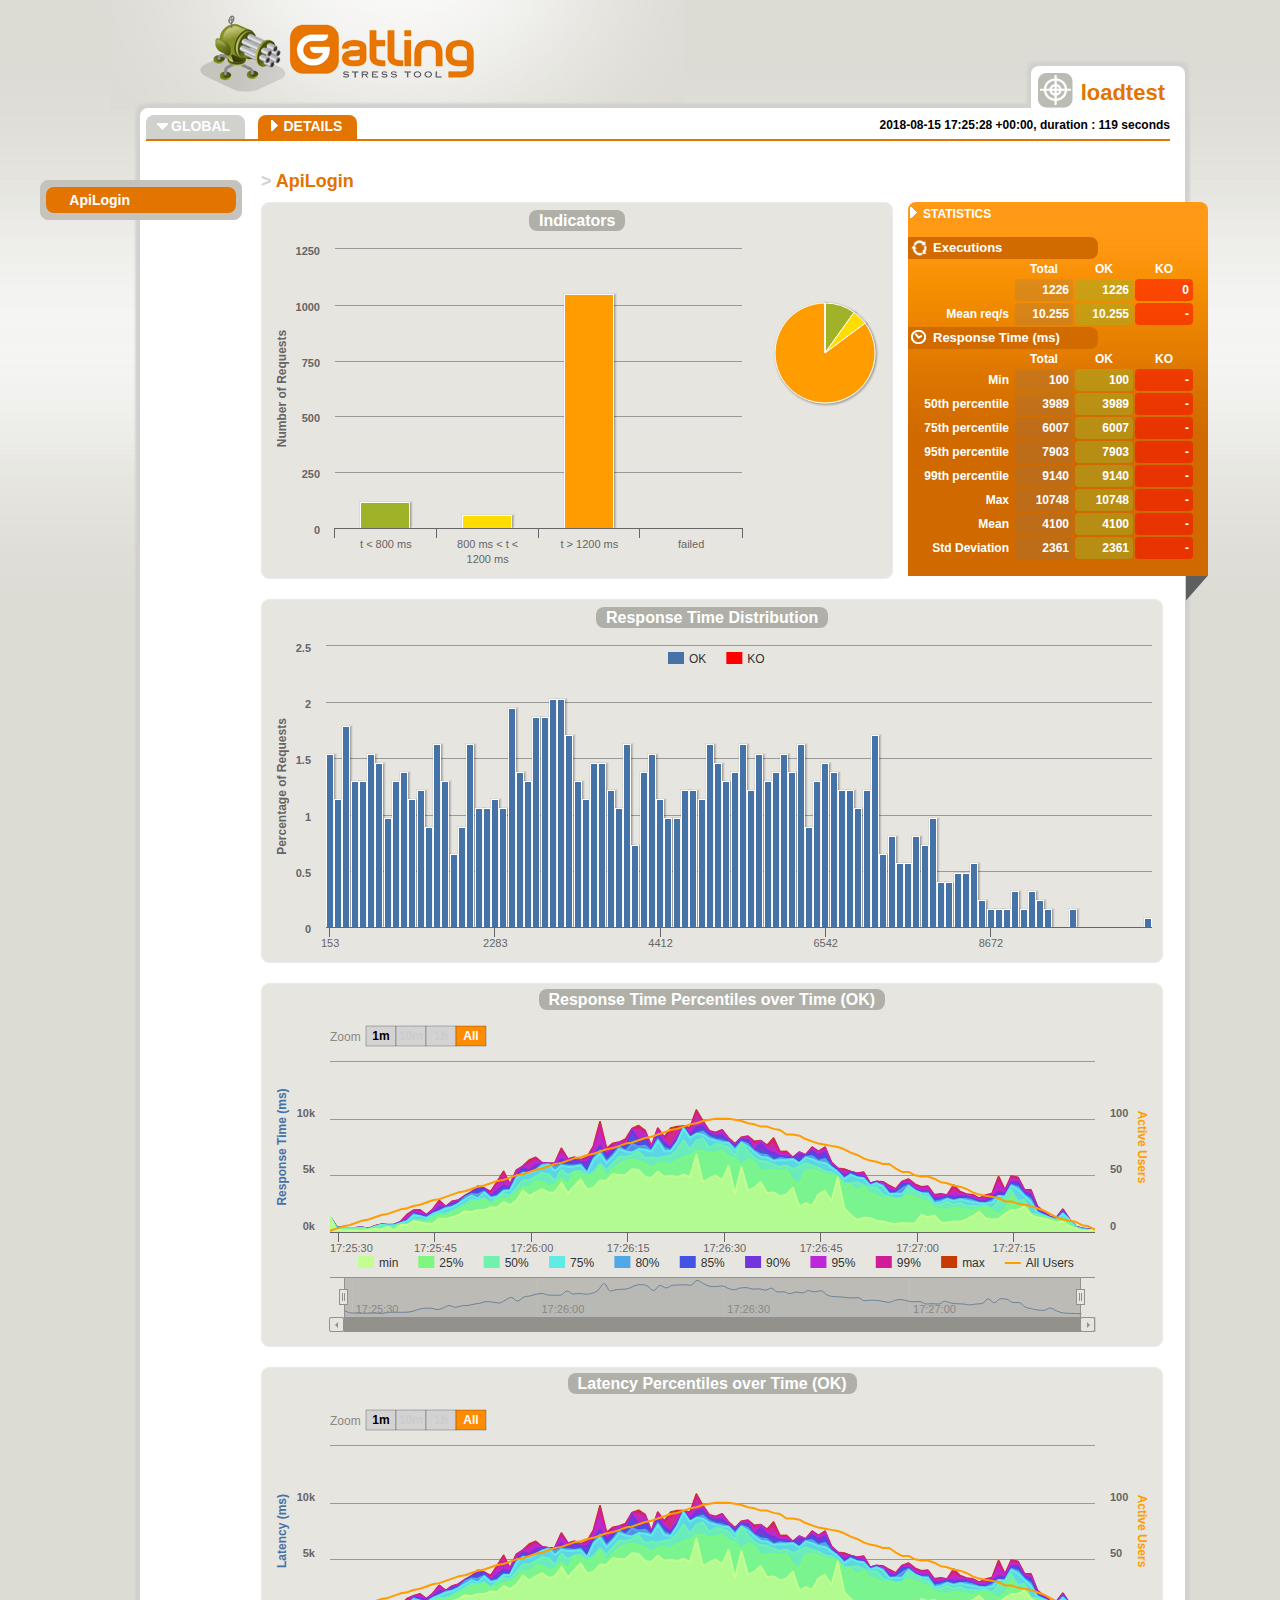
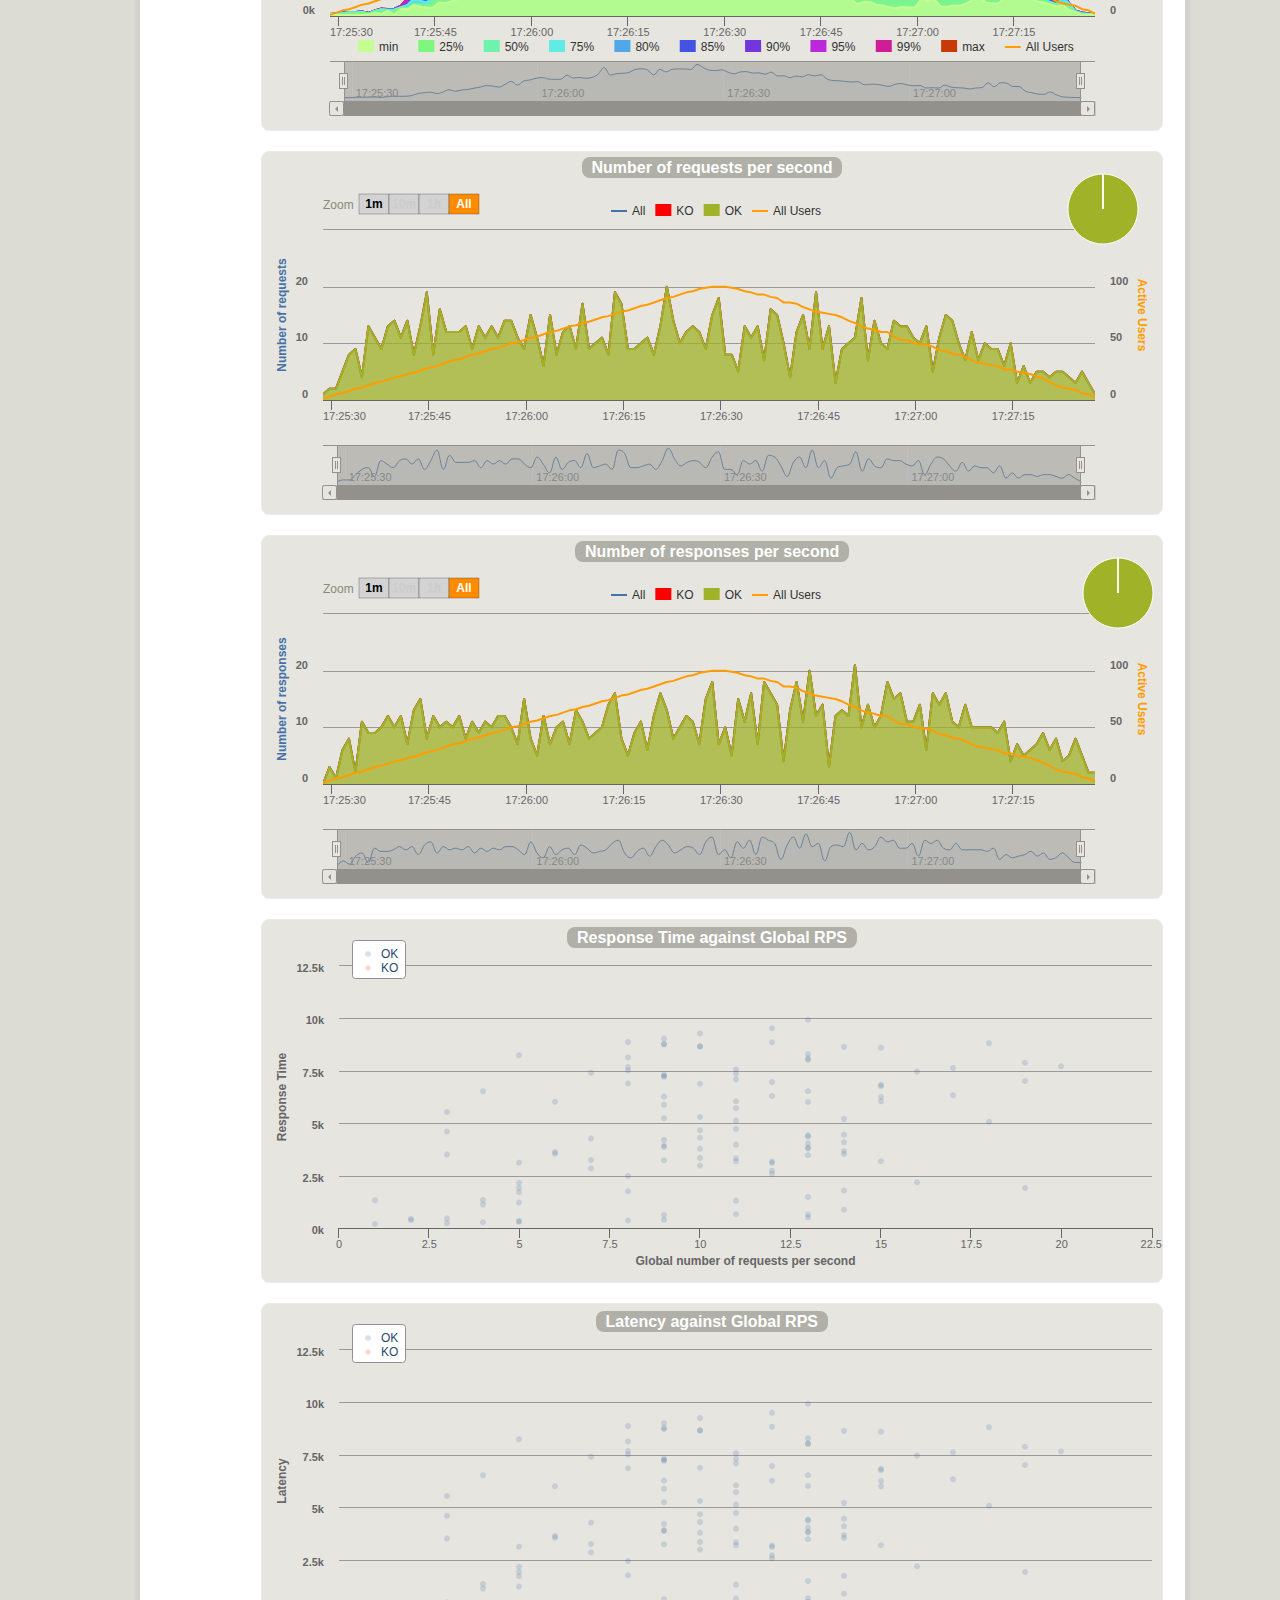
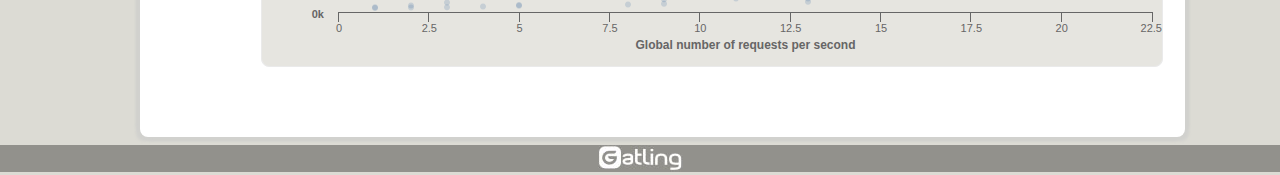
<file: loadtest/target/gatling/results/loadtest-1534353928069/req_apilogin-23d40.html>
<!DOCTYPE html>
<html>
<head>
<meta charset="UTF-8">
<link rel="shortcut icon" type="image/x-icon" href="style/favicon.ico"/>
<link href="style/style.css" rel="stylesheet" type="text/css" />
<link href="style/bootstrap.min.css" rel="stylesheet" type="text/css" />
<script type="text/javascript" src="js/jquery.min.js"></script>
<script type="text/javascript" src="js/bootstrap.min.js"></script>
<script type="text/javascript" src="js/gatling.js"></script>
<script type="text/javascript" src="js/moment.min.js"></script>
<script type="text/javascript" src="js/menu.js"></script>
<script type="text/javascript" src="js/all_sessions.js"></script>
<script type="text/javascript" src="js/stats.js"></script>
<script type="text/javascript" src="js/highstock.js"></script>
<script type="text/javascript" src="js/highcharts-more.js"></script>
<script type="text/javascript" src="js/theme.js"></script>
<title>Gatling Stats - ApiLogin</title>
</head>
<body>
<div class="frise"></div>
<div class="container details">
    <div class="head">
        <a href="http://gatling.io" target="blank_" title="Gatling Home Page"><img alt="Gatling" src="style/logo.png"/></a>
    </div>
    <div class="main">
        <div class="cadre">
                <div class="onglet">
                    <img src="style/cible.png" />
                    <p><span>loadtest</span></p>
                </div>
                <div class="content">
                    <div class="sous-menu">
                        <div class="item "><a href="index.html">GLOBAL</a></div>
                        <div class="item ouvert"><a id="details_link" href="#">DETAILS</a></div>
                        <script type="text/javascript">
                          var timestamp = 1534353928069;
                          var runStartHumanDate = moment(timestamp).format("YYYY-MM-DD HH:mm:ss Z");
                          document.writeln("<p class='sim_desc' title='"+ runStartHumanDate +", duration : 119 seconds' data-content=''>");
                          document.writeln("<b>" + runStartHumanDate + ", duration : 119 seconds </b>");
                          document.writeln("</p>");
                        </script>
                    </div>
                    <div class="content-in">
                        <h1><span>> </span>ApiLogin</h1>
                        <div class="article">
                            
                        <div class="infos">
                            <div class="infos-in">
	                        <div class="infos-title">STATISTICS</div>
                                <div class="repli"></div>                               
                                <div class="info">
                                    <h2 class="first">Executions</h2>
                                    <table>
                                        <thead>
                                            <tr><th></th><th>Total</th><th>OK</th><th>KO</th></tr>
                                        </thead>
                                        <tbody>
                                            <tr>
                                                <td class="title"></td>
                                                <td id="numberOfRequests" class="total"></td>
                                                <td id="numberOfRequestsOK" class="ok"></td>
                                                <td id="numberOfRequestsKO" class="ko"></td>
                                            </tr>
                                            <tr>
                                                <td class="title">Mean req/s</td>
                                                <td id="meanNumberOfRequestsPerSecond" class="total"></td>
                                                <td id="meanNumberOfRequestsPerSecondOK" class="ok"></td>
                                                <td id="meanNumberOfRequestsPerSecondKO" class="ko"></td>
                                            </tr>
                                        </tbody>
                                    </table>
                                    <h2 class="second">Response Time (ms)</h2>
                                    <table>
                                        <thead>
                                            <tr>
                                                <th></th>
                                                <th>Total</th>
                                                <th>OK</th>
                                                <th>KO</th>
                                            </tr>
                                        </thead>
                                        <tbody>
                                            <tr>
                                                <td class="title">Min</td>
                                                <td id="minResponseTime" class="total"></td>
                                                <td id="minResponseTimeOK" class="ok"></td>
                                                <td id="minResponseTimeKO" class="ko"></td>
                                            </tr>
                                            <tr>
                                                <td class="title">50th percentile</td>
                                                <td id="percentiles1" class="total"></td>
                                                <td id="percentiles1OK" class="ok"></td>
                                                <td id="percentiles1KO" class="ko"></td>
                                            </tr>
                                            <tr>
                                                <td class="title">75th percentile</td>
                                                <td id="percentiles2" class="total"></td>
                                                <td id="percentiles2OK" class="ok"></td>
                                                <td id="percentiles2KO" class="ko"></td>
                                            </tr>
                                            <tr>
                                                <td class="title">95th percentile</td>
                                                <td id="percentiles3" class="total"></td>
                                                <td id="percentiles3OK" class="ok"></td>
                                                <td id="percentiles3KO" class="ko"></td>
                                            </tr>
                                            <tr>
                                                <td class="title">99th percentile</td>
                                                <td id="percentiles4" class="total"></td>
                                                <td id="percentiles4OK" class="ok"></td>
                                                <td id="percentiles4KO" class="ko"></td>
                                            </tr>
                                            <tr>
                                                <td class="title">Max</td>
                                                <td id="maxResponseTime" class="total"></td>
                                                <td id="maxResponseTimeOK" class="ok"></td>
                                                <td id="maxResponseTimeKO" class="ko"></td>
                                            </tr>
                                            <tr>
                                                <td class="title">Mean</td>
                                                <td id="meanResponseTime" class="total"></td>
                                                <td id="meanResponseTimeOK" class="ok"></td>
                                                <td id="meanResponseTimeKO" class="ko"></td>
                                            </tr>
                                            <tr>
                                                <td class="title">Std Deviation</td>
                                                <td id="standardDeviation" class="total"></td>
                                                <td id="standardDeviationOK" class="ok"></td>
                                                <td id="standardDeviationKO" class="ko"></td>
                                            </tr>
                                        </tbody>
                                    </table>
                                </div>
                            </div>
                        </div>

            <div class="schema demi">
              <div id="container_indicators" class="demi"></div>
            </div>

            <div class="schema geant">
              <div id="container_distrib" class="geant"></div>
            </div>

            <div class="schema geant">
              <div id="container" class="geant"></div>
            </div>

            <div class="schema geant">
              <div id="container_latency" class="geant"></div>
            </div>

            <div class="schema geant">
              <a name="requests"></a>
                <div id="container_requests" class="geant"></div>
            </div>

            <div class="schema geant">
              <a name="responses"></a>
                <div id="container_responses" class="geant"></div>
            </div>

            <div class="schema geant">
              <div id="container_response_time_dispersion" class="geant"></div>
            </div>

            <div class="schema geant">
              <div id="container_latency_dispersion" class="geant"></div>
            </div>

                        </div>
                    </div>
                </div>
        </div>
    </div>
    <div class="nav">
        <ul></ul>
    </div>
</div>
<div class="foot">
    <a href="http://gatling.io" title="Gatling Home Page"><img alt="Gatling" src="style/logo-gatling.jpg"/></a>
</div>
<script type="text/javascript">
    var pageStats = stats.contents['req_apilogin-23d40'].stats;
    $(document).ready(function() {
        $('.sim_desc').popover({trigger:'hover', placement:'bottom'});
        setDetailsLinkUrl();
        setDetailsMenu();
        setActiveMenu();
        fillStats(pageStats);
        
Highcharts.setOptions({
  global: { useUTC: false }
});

var indicatorsChart = new Highcharts.Chart({
  chart: {
    renderTo: 'container_indicators',
    marginRight: 150
  },
  credits: { enabled: false },
  legend: { enabled: false },
  title: { text: 'A title to let highcharts reserve the place for the title set later' },
  xAxis: {
    categories: [
      pageStats.group1.name,
      pageStats.group2.name,
      pageStats.group3.name,
      pageStats.group4.name
    ]
  },
  yAxis: {
    title: { text: 'Number of Requests' }
  },
  tooltip: {
    formatter: function() {
      var s;
      if (this.point.name) { // the pie chart
        s = ''+ this.point.name +': '+ this.y +'% requests';
      } else {
        s = ''+ this.y + ' requests';
      }
      return s;
    }
  },
  plotOptions: {
    series: {
      stacking: 'normal',
      shadow: true
    }
  },
  series: [
    {
      type: 'column',
      color: '#A0B228',
      data: [pageStats.group1.count,0,0,0],
      tooltip: { yDecimals: 0, ySuffix: 'ms' }
    },
    {
      type: 'column',
      color: '#FFDD00',
      data: [0,pageStats.group2.count,0,0],
      tooltip: { yDecimals: 0, ySuffix: 'ms' }
    },
    {
      type: 'column',
      color: '#FF9D00',
      data: [0,0,pageStats.group3.count,0],
      tooltip: { yDecimals: 0, ySuffix: 'ms' }
    },
    {
      type: 'column',
      color: '#FF0000',
      data: [0,0,0,pageStats.group4.count],
      tooltip: { yDecimals: 0, ySuffix: 'ms' }
    },
    {
      type: 'pie',
      name: 'Percentages',
      data: [
        {
          name: pageStats.group1.name,
          y: pageStats.group1.percentage,
          color: '#A0B228'
        },
        {
          name: pageStats.group2.name,
          y: pageStats.group2.percentage,
          color: '#FFDD00'
        },
        {
          name: pageStats.group3.name,
          y: pageStats.group3.percentage,
          color: '#FF9D00'
        },
        {
          name: pageStats.group4.name,
          y: pageStats.group4.percentage,
          color: '#FF0000'
        }
      ],
      center: [470, 85],
      size: 100,
      showInLegend: false,
      dataLabels: { enabled: false }
    }
  ]
});

indicatorsChart.setTitle({
  text: '<span class="chart_title">Indicators</span>',
  useHTML: true
});

	    $('#container_errors').sortable('#container_errors');
    
var responseTimeDistributionChart = new Highcharts.Chart({
  chart: {
    renderTo: 'container_distrib',
    type: 'column'
  },
  credits: {
    enabled: false
  },
  legend: {
    enabled: true,
    floating: true,
    y: -285,
    borderWidth: 0,
    itemStyle: {
      fontWeight: "normal"
    }
  },
  title: {
    text: 'A title to let highcharts reserve the place for the title set later'
  },
  xAxis: {
    categories: ['153', '260', '366', '473', '579', '686', '792', '899', '1005', '1112', '1218', '1325', '1431', '1537', '1644', '1750', '1857', '1963', '2070', '2176', '2283', '2389', '2496', '2602', '2709', '2815', '2922', '3028', '3135', '3241', '3348', '3454', '3561', '3667', '3774', '3880', '3987', '4093', '4199', '4306', '4412', '4519', '4625', '4732', '4838', '4945', '5051', '5158', '5264', '5371', '5477', '5584', '5690', '5797', '5903', '6010', '6116', '6223', '6329', '6436', '6542', '6649', '6755', '6861', '6968', '7074', '7181', '7287', '7394', '7500', '7607', '7713', '7820', '7926', '8033', '8139', '8246', '8352', '8459', '8565', '8672', '8778', '8885', '8991', '9098', '9204', '9311', '9417', '9523', '9630', '9736', '9843', '9949', '10056', '10162', '10269', '10375', '10482', '10588', '10695'],
    tickInterval: 20
  },
  yAxis: {
    min: 0,
    title: {
      text: 'Percentage of Requests'
    }
  },
  tooltip: {
    formatter: function() {
      return '<b>'+ this.x +' ms</b><br/>'+
      this.series.name +': '+ this.y +' %<br/>'+
      'Total: '+ this.point.stackTotal + ' %';
    }
  },
  plotOptions: {
    series: {
      groupPadding: 0,
      stacking: 'normal',
      shadow: true
    }
  },
  series: [
  	{
type: 'column',
color: '#4572A7',
name: 'OK',
data: [
  1.54,1.14,1.79,1.3,1.3,1.54,1.46,0.97,1.3,1.38,1.14,1.22,0.89,1.63,1.3,0.65,0.89,1.63,1.06,1.06,1.14,1.06,1.95,1.38,1.3,1.87,1.87,2.03,2.03,1.71,1.3,1.14,1.46,1.46,1.22,1.06,1.63,0.73,1.38,1.54,1.14,0.97,0.97,1.22,1.22,1.14,1.63,1.46,1.3,1.38,1.63,1.22,1.54,1.3,1.38,1.54,1.38,1.63,0.89,1.3,1.46,1.38,1.22,1.22,1.06,1.22,1.71,0.65,0.81,0.57,0.57,0.81,0.73,0.97,0.4,0.4,0.48,0.48,0.57,0.24,0.16,0.16,0.16,0.32,0.16,0.32,0.24,0.16,0.0,0.0,0.16,0.0,0.0,0.0,0.0,0.0,0.0,0.0,0.0,0.08
],
tooltip: { yDecimals: 0, ySuffix: 'ms' }
},
  	{
type: 'column',
color: '#FF0000',
name: 'KO',
data: [
  0.0,0.0,0.0,0.0,0.0,0.0,0.0,0.0,0.0,0.0,0.0,0.0,0.0,0.0,0.0,0.0,0.0,0.0,0.0,0.0,0.0,0.0,0.0,0.0,0.0,0.0,0.0,0.0,0.0,0.0,0.0,0.0,0.0,0.0,0.0,0.0,0.0,0.0,0.0,0.0,0.0,0.0,0.0,0.0,0.0,0.0,0.0,0.0,0.0,0.0,0.0,0.0,0.0,0.0,0.0,0.0,0.0,0.0,0.0,0.0,0.0,0.0,0.0,0.0,0.0,0.0,0.0,0.0,0.0,0.0,0.0,0.0,0.0,0.0,0.0,0.0,0.0,0.0,0.0,0.0,0.0,0.0,0.0,0.0,0.0,0.0,0.0,0.0,0.0,0.0,0.0,0.0,0.0,0.0,0.0,0.0,0.0,0.0,0.0,0.0
],
tooltip: { yDecimals: 0, ySuffix: 'ms' }
}
  ]
});

responseTimeDistributionChart.setTitle({
  text: '<span class="chart_title">Response Time Distribution</span>',
  useHTML: true
});

var responseTimeChart = new Highcharts.StockChart({
  chart: {
    renderTo: 'container',
    zoomType: 'x'
  },
  colors: ['#C4FD90', '#7FF77F', '#6FF2AD', '#60ECE5', '#51A8E7', '#4353E2', '#7335DC', '#BC28D7', '#D11C97', '#C73905', 'Orange'],
  credits: { enabled: false },
  legend: {
    enabled: true,
    floating: true,
    y: -65,
    borderWidth: 0,
    itemStyle: { fontWeight: "normal" }
  },
  title: { text: 'A title to let highcharts reserve the place for the title set later' },
  navigator: { baseSeries: 9 },
  rangeSelector: {
    rangeSelector: { align: "left" },
    buttonSpacing: 0,
    buttonTheme: {
      fill: 'LightGrey',
      padding: 1,
      stroke: 'Black',
      'stroke-width': 0.25,
      style: {
        color: 'Black',
        fontWeight: 'bold',
      },
      states: {
        stroke: 'Black',
        'stroke-width': 0.25,
        hover: {
          fill: 'DarkGrey',
          style: { color: 'black' }
        },
        select: {
          fill: 'DarkOrange',
          style: { color: 'white' }
        }
      }
    },
    buttons : [
      {
        type : 'minute',
        count : 1,
        text : '1m'
      }, {
        type : 'minute',
        count : 10,
        text : '10m'
      }, {
        type : 'hour',
        count : 1,
        text : '1h'
      }, {
        type : 'all',
        count : 1,
        text : 'All'
      }
    ],
    selected : 3,
    inputEnabled : false
  },
  xAxis: {
    type: 'datetime',
    ordinal: false,
    maxZoom: 10000 // three days
  },
  yAxis:[
    {
      min: 0,
      title: {
        text: 'Response Time (ms)',
        style: { color: '#4572A7' }
      },
      opposite: false
    }, {
      min: 0,
      title: {
        text: 'Active Users',
        style: { color: '#FF9D00' }
      },
      opposite: true
    }
  ],
  plotOptions: {
    arearange: { lineWidth: 1 },
    series: {
      dataGrouping: { enabled: false }
    }
  },
  series: [
  
    
         {
pointInterval: 1000,
name: 'min',
data: [
  [1534353928600,1320],[1534353929600,180],[1534353930600,163],[1534353931600,136],[1534353932600,138],[1534353933600,109],[1534353934600,200],[1534353935600,266],[1534353936600,227],[1534353937600,443],[1534353938600,147],[1534353939600,608],[1534353940600,603],[1534353941600,940],[1534353942600,847],[1534353943600,743],[1534353944600,734],[1534353945600,1201],[1534353946600,1144],[1534353947600,1303],[1534353948600,1496],[1534353949600,1837],[1534353950600,1741],[1534353951600,1936],[1534353952600,1933],[1534353953600,2175],[1534353954600,2157],[1534353955600,2650],[1534353956600,2365],[1534353957600,2767],[1534353958600,3660],[1534353959600,3170],[1534353960600,3502],[1534353961600,3776],[1534353962600,3469],[1534353963600,3515],[1534353964600,4351],[1534353965600,3400],[1534353966600,4036],[1534353967600,4634],[1534353968600,3750],[1534353969600,3901],[1534353970600,4539],[1534353971600,4512],[1534353972600,5127],[1534353973600,5006],[1534353974600,5039],[1534353975600,5531],[1534353976600,5466],[1534353977600,4851],[1534353978600,4772],[1534353979600,5325],[1534353980600,4871],[1534353981600,4972],[1534353982600,4845],[1534353983600,5046],[1534353984600,4863],[1534353985600,6824],[1534353986600,4399],[1534353987600,4721],[1534353988600,4984],[1534353989600,4558],[1534353990600,5828],[1534353991600,3355],[1534353992600,5717],[1534353993600,3658],[1534353994600,3907],[1534353995600,4409],[1534353996600,3411],[1534353997600,3491],[1534353998600,3135],[1534353999600,3284],[1534354000600,3915],[1534354001600,2235],[1534354002600,2547],[1534354003600,2316],[1534354004600,3323],[1534354005600,3621],[1534354006600,2706],[1534354007600,4799],[1534354008600,2088],[1534354009600,1495],[1534354010600,1064],[1534354011600,1251],[1534354012600,1244],[1534354013600,979],[1534354014600,928],[1534354015600,768],[1534354016600,713],[1534354017600,793],[1534354018600,745],[1534354019600,746],[1534354020600,1506],[1534354021600,1299],[1534354022600,1460],[1534354023600,844],[1534354024600,810],[1534354025600,934],[1534354026600,905],[1534354027600,1103],[1534354028600,1396],[1534354029600,1776],[1534354030600,1186],[1534354031600,1097],[1534354032600,1137],[1534354033600,1593],[1534354034600,1925],[1534354035600,1961],[1534354036600,2266],[1534354037600,1539],[1534354038600,1274],[1534354039600,1199],[1534354040600,1025],[1534354041600,840],[1534354042600,946],[1534354043600,512],[1534354044600,317],[1534354045600,100],[1534354046600,123],[1534354047600,193]
],
tooltip: { yDecimals: 0, ySuffix: 'ms' },
type : 'area',
yAxis: 0,
zIndex: 10
},
         {
pointInterval: 1000,
name: '25%',
data: [
  [1534353928600,1320],[1534353929600,249],[1534353930600,218],[1534353931600,183],[1534353932600,197],[1534353933600,329],[1534353934600,205],[1534353935600,373],[1534353936600,290],[1534353937600,477],[1534353938600,290],[1534353939600,691],[1534353940600,655],[1534353941600,1041],[1534353942600,954],[1534353943600,824],[1534353944600,1094],[1534353945600,1468],[1534353946600,1422],[1534353947600,1674],[1534353948600,1994],[1534353949600,2222],[1534353950600,2586],[1534353951600,2635],[1534353952600,2848],[1534353953600,2462],[1534353954600,2757],[1534353955600,2940],[1534353956600,2985],[1534353957600,3432],[1534353958600,3934],[1534353959600,3978],[1534353960600,4491],[1534353961600,4397],[1534353962600,4034],[1534353963600,4209],[1534353964600,4709],[1534353965600,4217],[1534353966600,5230],[1534353967600,5151],[1534353968600,4893],[1534353969600,5000],[1534353970600,5834],[1534353971600,4855],[1534353972600,5534],[1534353973600,6011],[1534353974600,6236],[1534353975600,6400],[1534353976600,6204],[1534353977600,6056],[1534353978600,5613],[1534353979600,6030],[1534353980600,6123],[1534353981600,5933],[1534353982600,6339],[1534353983600,6608],[1534353984600,6709],[1534353985600,7165],[1534353986600,7120],[1534353987600,6967],[1534353988600,7038],[1534353989600,7177],[1534353990600,6618],[1534353991600,6477],[1534353992600,5897],[1534353993600,6428],[1534353994600,6199],[1534353995600,5330],[1534353996600,5432],[1534353997600,5497],[1534353998600,5389],[1534353999600,5482],[1534354000600,4551],[1534354001600,4200],[1534354002600,5428],[1534354003600,5517],[1534354004600,5357],[1534354005600,5062],[1534354006600,4955],[1534354007600,4858],[1534354008600,3994],[1534354009600,4201],[1534354010600,3599],[1534354011600,3967],[1534354012600,3399],[1534354013600,3183],[1534354014600,2946],[1534354015600,2979],[1534354016600,2836],[1534354017600,2910],[1534354018600,3266],[1534354019600,3065],[1534354020600,2857],[1534354021600,2611],[1534354022600,2109],[1534354023600,2001],[1534354024600,1944],[1534354025600,2130],[1534354026600,2026],[1534354027600,1958],[1534354028600,1858],[1534354029600,2013],[1534354030600,2165],[1534354031600,1863],[1534354032600,1581],[1534354033600,2003],[1534354034600,3222],[1534354035600,2354],[1534354036600,2480],[1534354037600,1612],[1534354038600,1296],[1534354039600,1307],[1534354040600,1096],[1534354041600,1021],[1534354042600,1054],[1534354043600,629],[1534354044600,340],[1534354045600,107],[1534354046600,124],[1534354047600,193]
],
tooltip: { yDecimals: 0, ySuffix: 'ms' },
type : 'area',
yAxis: 0,
zIndex: 9
},
         {
pointInterval: 1000,
name: '50%',
data: [
  [1534353928600,1320],[1534353929600,318],[1534353930600,274],[1534353931600,327],[1534353932600,266],[1534353933600,350],[1534353934600,216],[1534353935600,443],[1534353936600,594],[1534353937600,541],[1534353938600,464],[1534353939600,728],[1534353940600,677],[1534353941600,1097],[1534353942600,1069],[1534353943600,1001],[1534353944600,1404],[1534353945600,1605],[1534353946600,1622],[1534353947600,1873],[1534353948600,2152],[1534353949600,2474],[1534353950600,2851],[1534353951600,2776],[1534353952600,2998],[1534353953600,2581],[1534353954600,2999],[1534353955600,3405],[1534353956600,3247],[1534353957600,3899],[1534353958600,4536],[1534353959600,4562],[1534353960600,4912],[1534353961600,5207],[1534353962600,5106],[1534353963600,4456],[1534353964600,5519],[1534353965600,5032],[1534353966600,5333],[1534353967600,5397],[1534353968600,4988],[1534353969600,5271],[1534353970600,6016],[1534353971600,5434],[1534353972600,6040],[1534353973600,6637],[1534353974600,6643],[1534353975600,6780],[1534353976600,7090],[1534353977600,6532],[1534353978600,6582],[1534353979600,6507],[1534353980600,6637],[1534353981600,6742],[1534353982600,7234],[1534353983600,8089],[1534353984600,7266],[1534353985600,8060],[1534353986600,8261],[1534353987600,7411],[1534353988600,7774],[1534353989600,7677],[1534353990600,7441],[1534353991600,6763],[1534353992600,7860],[1534353993600,7162],[1534353994600,6528],[1534353995600,6258],[1534353996600,6212],[1534353997600,5949],[1534353998600,5741],[1534353999600,5864],[1534354000600,5575],[1534354001600,5781],[1534354002600,6068],[1534354003600,5841],[1534354004600,5683],[1534354005600,5359],[1534354006600,5242],[1534354007600,4917],[1534354008600,4312],[1534354009600,4300],[1534354010600,4378],[1534354011600,4165],[1534354012600,3875],[1534354013600,3949],[1534354014600,3315],[1534354015600,3089],[1534354016600,2994],[1534354017600,3023],[1534354018600,3789],[1534354019600,3485],[1534354020600,3214],[1534354021600,3022],[1534354022600,2336],[1534354023600,2402],[1534354024600,2662],[1534354025600,2438],[1534354026600,2569],[1534354027600,2308],[1534354028600,2287],[1534354029600,2249],[1534354030600,2329],[1534354031600,2094],[1534354032600,2791],[1534354033600,2975],[1534354034600,3692],[1534354035600,2747],[1534354036600,2858],[1534354037600,1686],[1534354038600,1523],[1534354039600,1308],[1534354040600,1160],[1534354041600,1041],[1534354042600,1200],[1534354043600,874],[1534354044600,363],[1534354045600,181],[1534354046600,126],[1534354047600,193]
],
tooltip: { yDecimals: 0, ySuffix: 'ms' },
type : 'area',
yAxis: 0,
zIndex: 8
},
         {
pointInterval: 1000,
name: '75%',
data: [
  [1534353928600,1320],[1534353929600,387],[1534353930600,329],[1534353931600,329],[1534353932600,336],[1534353933600,385],[1534353934600,239],[1534353935600,477],[1534353936600,623],[1534353937600,573],[1534353938600,589],[1534353939600,785],[1534353940600,954],[1534353941600,1464],[1534353942600,1404],[1534353943600,1226],[1534353944600,1583],[1534353945600,1797],[1534353946600,2060],[1534353947600,2182],[1534353948600,2508],[1534353949600,2869],[1534353950600,3207],[1534353951600,2987],[1534353952600,3485],[1534353953600,2969],[1534353954600,3117],[1534353955600,3620],[1534353956600,3652],[1534353957600,4747],[1534353958600,5179],[1534353959600,5187],[1534353960600,5444],[1534353961600,5848],[1534353962600,5930],[1534353963600,5396],[1534353964600,5856],[1534353965600,5741],[1534353966600,5777],[1534353967600,5864],[1534353968600,5181],[1534353969600,6379],[1534353970600,6897],[1534353971600,6087],[1534353972600,6629],[1534353973600,7318],[1534353974600,7100],[1534353975600,7018],[1534353976600,7316],[1534353977600,7283],[1534353978600,7083],[1534353979600,8017],[1534353980600,7180],[1534353981600,7134],[1534353982600,7900],[1534353983600,9135],[1534353984600,8304],[1534353985600,8662],[1534353986600,8596],[1534353987600,8217],[1534353988600,8050],[1534353989600,7902],[1534353990600,7875],[1534353991600,7180],[1534353992600,7887],[1534353993600,7543],[1534353994600,7045],[1534353995600,6642],[1534353996600,6566],[1534353997600,6274],[1534353998600,6344],[1534353999600,6341],[1534354000600,6426],[1534354001600,6034],[1534354002600,6583],[1534354003600,6418],[1534354004600,6168],[1534354005600,6120],[1534354006600,5690],[1534354007600,5262],[1534354008600,4669],[1534354009600,5037],[1534354010600,4814],[1534354011600,4737],[1534354012600,4066],[1534354013600,4297],[1534354014600,3995],[1534354015600,3322],[1534354016600,3367],[1534354017600,3377],[1534354018600,4055],[1534354019600,3650],[1534354020600,3408],[1534354021600,3332],[1534354022600,2524],[1534354023600,2630],[1534354024600,2903],[1534354025600,2723],[1534354026600,2860],[1534354027600,2755],[1534354028600,2639],[1534354029600,2536],[1534354030600,2488],[1534354031600,2597],[1534354032600,3181],[1534354033600,3114],[1534354034600,4073],[1534354035600,3776],[1534354036600,3189],[1534354037600,2699],[1534354038600,1684],[1534354039600,1453],[1534354040600,1239],[1534354041600,1053],[1534354042600,1591],[1534354043600,1091],[1534354044600,414],[1534354045600,249],[1534354046600,182],[1534354047600,193]
],
tooltip: { yDecimals: 0, ySuffix: 'ms' },
type : 'area',
yAxis: 0,
zIndex: 7
},
         {
pointInterval: 1000,
name: '80%',
data: [
  [1534353928600,1320],[1534353929600,401],[1534353930600,340],[1534353931600,330],[1534353932600,342],[1534353933600,386],[1534353934600,247],[1534353935600,481],[1534353936600,640],[1534353937600,582],[1534353938600,598],[1534353939600,788],[1534353940600,980],[1534353941600,1566],[1534353942600,1404],[1534353943600,1260],[1534353944600,1624],[1534353945600,1869],[1534353946600,2135],[1534353947600,2261],[1534353948600,2508],[1534353949600,3067],[1534353950600,3337],[1534353951600,3313],[1534353952600,3568],[1534353953600,3069],[1534353954600,3180],[1534353955600,3654],[1534353956600,3707],[1534353957600,4813],[1534353958600,5249],[1534353959600,5193],[1534353960600,5488],[1534353961600,5926],[1534353962600,6007],[1534353963600,5731],[1534353964600,5934],[1534353965600,5885],[1534353966600,5874],[1534353967600,5967],[1534353968600,5238],[1534353969600,6495],[1534353970600,7187],[1534353971600,6230],[1534353972600,6776],[1534353973600,7504],[1534353974600,7170],[1534353975600,7779],[1534353976600,7516],[1534353977600,7607],[1534353978600,7167],[1534353979600,8184],[1534353980600,7407],[1534353981600,7196],[1534353982600,7951],[1534353983600,9193],[1534353984600,8324],[1534353985600,8678],[1534353986600,8875],[1534353987600,8377],[1534353988600,8171],[1534353989600,8066],[1534353990600,7883],[1534353991600,7341],[1534353992600,7977],[1534353993600,7747],[1534353994600,7148],[1534353995600,6856],[1534353996600,6763],[1534353997600,6342],[1534353998600,6520],[1534353999600,6438],[1534354000600,6450],[1534354001600,6093],[1534354002600,6650],[1534354003600,6689],[1534354004600,6262],[1534354005600,6443],[1534354006600,5744],[1534354007600,5331],[1534354008600,4721],[1534354009600,5116],[1534354010600,4824],[1534354011600,4745],[1534354012600,4149],[1534354013600,4299],[1534354014600,4142],[1534354015600,3415],[1534354016600,3392],[1534354017600,3840],[1534354018600,4138],[1534354019600,3670],[1534354020600,3438],[1534354021600,3465],[1534354022600,2671],[1534354023600,2776],[1534354024600,2956],[1534354025600,2800],[1534354026600,2911],[1534354027600,2914],[1534354028600,2776],[1534354029600,2574],[1534354030600,2548],[1534354031600,2776],[1534354032600,3185],[1534354033600,3146],[1534354034600,4152],[1534354035600,3981],[1534354036600,3289],[1534354037600,2902],[1534354038600,1802],[1534354039600,1517],[1534354040600,1262],[1534354041600,1093],[1534354042600,1670],[1534354043600,1099],[1534354044600,424],[1534354045600,262],[1534354046600,193],[1534354047600,193]
],
tooltip: { yDecimals: 0, ySuffix: 'ms' },
type : 'area',
yAxis: 0,
zIndex: 6
},
         {
pointInterval: 1000,
name: '85%',
data: [
  [1534353928600,1320],[1534353929600,415],[1534353930600,351],[1534353931600,331],[1534353932600,348],[1534353933600,387],[1534353934600,255],[1534353935600,488],[1534353936600,644],[1534353937600,591],[1534353938600,611],[1534353939600,792],[1534353940600,1025],[1534353941600,1632],[1534353942600,1404],[1534353943600,1322],[1534353944600,1679],[1534353945600,1941],[1534353946600,2144],[1534353947600,2366],[1534353948600,2567],[1534353949600,3143],[1534353950600,3427],[1534353951600,3640],[1534353952600,3661],[1534353953600,3088],[1534353954600,3333],[1534353955600,3874],[1534353956600,3740],[1534353957600,4886],[1534353958600,5436],[1534353959600,5200],[1534353960600,5546],[1534353961600,5971],[1534353962600,6014],[1534353963600,5837],[1534353964600,6012],[1534353965600,6026],[1534353966600,6050],[1534353967600,6071],[1534353968600,5754],[1534353969600,6612],[1534353970600,7287],[1534353971600,6533],[1534353972600,6923],[1534353973600,7618],[1534353974600,7351],[1534353975600,8540],[1534353976600,7717],[1534353977600,8015],[1534353978600,7187],[1534353979600,8352],[1534353980600,7631],[1534353981600,7282],[1534353982600,8033],[1534353983600,9208],[1534353984600,8427],[1534353985600,8829],[1534353986600,9105],[1534353987600,8537],[1534353988600,8419],[1534353989600,8287],[1534353990600,7891],[1534353991600,7502],[1534353992600,8067],[1534353993600,7943],[1534353994600,7163],[1534353995600,7200],[1534353996600,6968],[1534353997600,6651],[1534353998600,6607],[1534353999600,6534],[1534354000600,6473],[1534354001600,6396],[1534354002600,6658],[1534354003600,6960],[1534354004600,6411],[1534354005600,6767],[1534354006600,5810],[1534354007600,5400],[1534354008600,4773],[1534354009600,5206],[1534354010600,4945],[1534354011600,4774],[1534354012600,4213],[1534354013600,4307],[1534354014600,4153],[1534354015600,3508],[1534354016600,3433],[1534354017600,4178],[1534354018600,4208],[1534354019600,3701],[1534354020600,3496],[1534354021600,3568],[1534354022600,2818],[1534354023600,2900],[1534354024600,3084],[1534354025600,2843],[1534354026600,3002],[1534354027600,3051],[1534354028600,2873],[1534354029600,2636],[1534354030600,2611],[1534354031600,2955],[1534354032600,3189],[1534354033600,3278],[1534354034600,4253],[1534354035600,4187],[1534354036600,3401],[1534354037600,3104],[1534354038600,1920],[1534354039600,1582],[1534354040600,1285],[1534354041600,1133],[1534354042600,1749],[1534354043600,1107],[1534354044600,434],[1534354045600,275],[1534354046600,204],[1534354047600,193]
],
tooltip: { yDecimals: 0, ySuffix: 'ms' },
type : 'area',
yAxis: 0,
zIndex: 5
},
         {
pointInterval: 1000,
name: '90%',
data: [
  [1534353928600,1320],[1534353929600,429],[1534353930600,362],[1534353931600,333],[1534353932600,352],[1534353933600,389],[1534353934600,263],[1534353935600,497],[1534353936600,648],[1534353937600,602],[1534353938600,632],[1534353939600,828],[1534353940600,1071],[1534353941600,1689],[1534353942600,1564],[1534353943600,1436],[1534353944600,1729],[1534353945600,2196],[1534353946600,2160],[1534353947600,2486],[1534353948600,2661],[1534353949600,3149],[1534353950600,3434],[1534353951600,3848],[1534353952600,3773],[1534353953600,3107],[1534353954600,3666],[1534353955600,4094],[1534353956600,3942],[1534353957600,5014],[1534353958600,5624],[1534353959600,5429],[1534353960600,5884],[1534353961600,6016],[1534353962600,6022],[1534353963600,5960],[1534353964600,6427],[1534353965600,6164],[1534353966600,6380],[1534353967600,6171],[1534353968600,6158],[1534353969600,6852],[1534353970600,7598],[1534353971600,6837],[1534353972600,7205],[1534353973600,7716],[1534353974600,7470],[1534353975600,8959],[1534353976600,8129],[1534353977600,8393],[1534353978600,7208],[1534353979600,8608],[1534353980600,7850],[1534353981600,7452],[1534353982600,8211],[1534353983600,9232],[1534353984600,8580],[1534353985600,9251],[1534353986600,9307],[1534353987600,8676],[1534353988600,8502],[1534353989600,8546],[1534353990600,8004],[1534353991600,7595],[1534353992600,8157],[1534353993600,8126],[1534353994600,7178],[1534353995600,7805],[1534353996600,7189],[1534353997600,6974],[1534353998600,6692],[1534353999600,6659],[1534354000600,6497],[1534354001600,6839],[1534354002600,6717],[1534354003600,7171],[1534354004600,6753],[1534354005600,7037],[1534354006600,5897],[1534354007600,5469],[1534354008600,4946],[1534354009600,5281],[1534354010600,5066],[1534354011600,4874],[1534354012600,4239],[1534354013600,4400],[1534354014600,4187],[1534354015600,3660],[1534354016600,3557],[1534354017600,4265],[1534354018600,4250],[1534354019600,3733],[1534354020600,3584],[1534354021600,3610],[1534354022600,2965],[1534354023600,3024],[1534354024600,3136],[1534354025600,3097],[1534354026600,3122],[1534354027600,3145],[1534354028600,2947],[1534354029600,2745],[1534354030600,2719],[1534354031600,3109],[1534354032600,3528],[1534354033600,3411],[1534354034600,4392],[1534354035600,4393],[1534354036600,3513],[1534354037600,3307],[1534354038600,2038],[1534354039600,1646],[1534354040600,1309],[1534354041600,1173],[1534354042600,1829],[1534354043600,1114],[1534354044600,444],[1534354045600,289],[1534354046600,215],[1534354047600,193]
],
tooltip: { yDecimals: 0, ySuffix: 'ms' },
type : 'area',
yAxis: 0,
zIndex: 4
},
         {
pointInterval: 1000,
name: '95%',
data: [
  [1534353928600,1320],[1534353929600,443],[1534353930600,373],[1534353931600,334],[1534353932600,355],[1534353933600,392],[1534353934600,271],[1534353935600,513],[1534353936600,652],[1534353937600,615],[1534353938600,642],[1534353939600,867],[1534353940600,1299],[1534353941600,1784],[1534353942600,1750],[1534353943600,1482],[1534353944600,1914],[1534353945600,2482],[1534353946600,2187],[1534353947600,2591],[1534353948600,2737],[1534353949600,3172],[1534353950600,3469],[1534353951600,3936],[1534353952600,3828],[1534353953600,3328],[1534353954600,4029],[1534353955600,4718],[1534353956600,4087],[1534353957600,5200],[1534353958600,5711],[1534353959600,5879],[1534353960600,6247],[1534353961600,6051],[1534353962600,6029],[1534353963600,6042],[1534353964600,6897],[1534353965600,6293],[1534353966600,6527],[1534353967600,6267],[1534353968600,6329],[1534353969600,7214],[1534353970600,8651],[1534353971600,7095],[1534353972600,7510],[1534353973600,7890],[1534353974600,7630],[1534353975600,9036],[1534353976600,8751],[1534353977600,8667],[1534353978600,7370],[1534353979600,8880],[1534353980600,8098],[1534353981600,7719],[1534353982600,8640],[1534353983600,9285],[1534353984600,8864],[1534353985600,9934],[1534353986600,9536],[1534353987600,8794],[1534353988600,8603],[1534353989600,8815],[1534353990600,8134],[1534353991600,7677],[1534353992600,8247],[1534353993600,8289],[1534353994600,7577],[1534353995600,8021],[1534353996600,7409],[1534353997600,7463],[1534353998600,6840],[1534353999600,6884],[1534354000600,6521],[1534354001600,6971],[1534354002600,6765],[1534354003600,7322],[1534354004600,7013],[1534354005600,7253],[1534354006600,6007],[1534354007600,5538],[1534354008600,5240],[1534354009600,5299],[1534354010600,5119],[1534354011600,5067],[1534354012600,4265],[1534354013600,4443],[1534354014600,4300],[1534354015600,3870],[1534354016600,3672],[1534354017600,4351],[1534354018600,4420],[1534354019600,3970],[1534354020600,3779],[1534354021600,3789],[1534354022600,3112],[1534354023600,3187],[1534354024600,3184],[1534354025600,3533],[1534354026600,3342],[1534354027600,3239],[1534354028600,3097],[1534354029600,2854],[1534354030600,2984],[1534354031600,3238],[1534354032600,4200],[1534354033600,3543],[1534354034600,4658],[1534354035600,4599],[1534354036600,3625],[1534354037600,3510],[1534354038600,2156],[1534354039600,1711],[1534354040600,1332],[1534354041600,1213],[1534354042600,1908],[1534354043600,1122],[1534354044600,454],[1534354045600,302],[1534354046600,226],[1534354047600,193]
],
tooltip: { yDecimals: 0, ySuffix: 'ms' },
type : 'area',
yAxis: 0,
zIndex: 3
},
         {
pointInterval: 1000,
name: '99%',
data: [
  [1534353928600,1320],[1534353929600,454],[1534353930600,382],[1534353931600,335],[1534353932600,358],[1534353933600,394],[1534353934600,277],[1534353935600,529],[1534353936600,656],[1534353937600,626],[1534353938600,646],[1534353939600,901],[1534353940600,1482],[1534353941600,1885],[1534353942600,1898],[1534353943600,1490],[1534353944600,1974],[1534353945600,2710],[1534353946600,2219],[1534353947600,2673],[1534353948600,2793],[1534353949600,3194],[1534353950600,3509],[1534353951600,4006],[1534353952600,3848],[1534353953600,3504],[1534353954600,4330],[1534353955600,5218],[1534353956600,4164],[1534353957600,5388],[1534353958600,5781],[1534353959600,6239],[1534353960600,6515],[1534353961600,6079],[1534353962600,6035],[1534353963600,6062],[1534353964600,7273],[1534353965600,6393],[1534353966600,6571],[1534353967600,6343],[1534353968600,6536],[1534353969600,7504],[1534353970600,9493],[1534353971600,7301],[1534353972600,7754],[1534353973600,7911],[1534353974600,8089],[1534353975600,9097],[1534353976600,9249],[1534353977600,8887],[1534353978600,7499],[1534353979600,9097],[1534353980600,8310],[1534353981600,8863],[1534353982600,9157],[1534353983600,9328],[1534353984600,9116],[1534353985600,10585],[1534353986600,9724],[1534353987600,8889],[1534353988600,8733],[1534353989600,8960],[1534353990600,8238],[1534353991600,7742],[1534353992600,8319],[1534353993600,8411],[1534353994600,7897],[1534353995600,8039],[1534353996600,7585],[1534353997600,8109],[1534353998600,7027],[1534353999600,7064],[1534354000600,6540],[1534354001600,7022],[1534354002600,6781],[1534354003600,7442],[1534354004600,7079],[1534354005600,7425],[1534354006600,6103],[1534354007600,5593],[1534354008600,5476],[1534354009600,5313],[1534354010600,5162],[1534354011600,5231],[1534354012600,4285],[1534354013600,4444],[1534354014600,4390],[1534354015600,4038],[1534354016600,3758],[1534354017600,4419],[1534354018600,4608],[1534354019600,4159],[1534354020600,3935],[1534354021600,3987],[1534354022600,3229],[1534354023600,3318],[1534354024600,3232],[1534354025600,4009],[1534354026600,3518],[1534354027600,3315],[1534354028600,3230],[1534354029600,2942],[1534354030600,3196],[1534354031600,3342],[1534354032600,4737],[1534354033600,3649],[1534354034600,4871],[1534354035600,4763],[1534354036600,3715],[1534354037600,3672],[1534354038600,2250],[1534354039600,1763],[1534354040600,1351],[1534354041600,1245],[1534354042600,1972],[1534354043600,1128],[1534354044600,462],[1534354045600,313],[1534354046600,235],[1534354047600,193]
],
tooltip: { yDecimals: 0, ySuffix: 'ms' },
type : 'area',
yAxis: 0,
zIndex: 2
},
         {
pointInterval: 1000,
name: 'max',
data: [
  [1534353928600,1320],[1534353929600,457],[1534353930600,385],[1534353931600,336],[1534353932600,359],[1534353933600,395],[1534353934600,279],[1534353935600,533],[1534353936600,657],[1534353937600,629],[1534353938600,648],[1534353939600,910],[1534353940600,1528],[1534353941600,1911],[1534353942600,1936],[1534353943600,1493],[1534353944600,1989],[1534353945600,2768],[1534353946600,2227],[1534353947600,2694],[1534353948600,2808],[1534353949600,3200],[1534353950600,3519],[1534353951600,4024],[1534353952600,3854],[1534353953600,3549],[1534353954600,4406],[1534353955600,5343],[1534353956600,4184],[1534353957600,5436],[1534353958600,5799],[1534353959600,6329],[1534353960600,6583],[1534353961600,6087],[1534353962600,6037],[1534353963600,6067],[1534353964600,7368],[1534353965600,6419],[1534353966600,6583],[1534353967600,6363],[1534353968600,6588],[1534353969600,7577],[1534353970600,9704],[1534353971600,7353],[1534353972600,7816],[1534353973600,7917],[1534353974600,8204],[1534353975600,9113],[1534353976600,9374],[1534353977600,8942],[1534353978600,7532],[1534353979600,9152],[1534353980600,8363],[1534353981600,9149],[1534353982600,9287],[1534353983600,9339],[1534353984600,9179],[1534353985600,10748],[1534353986600,9772],[1534353987600,8913],[1534353988600,8766],[1534353989600,8997],[1534353990600,8264],[1534353991600,7759],[1534353992600,8337],[1534353993600,8442],[1534353994600,7977],[1534353995600,8044],[1534353996600,7630],[1534353997600,8271],[1534353998600,7074],[1534353999600,7109],[1534354000600,6545],[1534354001600,7035],[1534354002600,6786],[1534354003600,7473],[1534354004600,7096],[1534354005600,7469],[1534354006600,6128],[1534354007600,5607],[1534354008600,5535],[1534354009600,5317],[1534354010600,5173],[1534354011600,5272],[1534354012600,4291],[1534354013600,4445],[1534354014600,4413],[1534354015600,4081],[1534354016600,3780],[1534354017600,4437],[1534354018600,4656],[1534354019600,4207],[1534354020600,3975],[1534354021600,4037],[1534354022600,3259],[1534354023600,3351],[1534354024600,3244],[1534354025600,4128],[1534354026600,3563],[1534354027600,3334],[1534354028600,3264],[1534354029600,2964],[1534354030600,3250],[1534354031600,3368],[1534354032600,4872],[1534354033600,3676],[1534354034600,4925],[1534354035600,4805],[1534354036600,3738],[1534354037600,3713],[1534354038600,2274],[1534354039600,1776],[1534354040600,1356],[1534354041600,1254],[1534354042600,1988],[1534354043600,1130],[1534354044600,465],[1534354045600,316],[1534354046600,238],[1534354047600,193]
],
tooltip: { yDecimals: 0, ySuffix: 'ms' },
type : 'area',
yAxis: 0,
zIndex: 1
},
  allUsersData
  ]
});

responseTimeChart.setTitle({
  text: '<span class="chart_title chart_title_">Response Time Percentiles over Time (OK)</span>',
  useHTML: true
});

var responseTimeChart = new Highcharts.StockChart({
  chart: {
    renderTo: 'container_latency',
    zoomType: 'x'
  },
  colors: ['#C4FD90', '#7FF77F', '#6FF2AD', '#60ECE5', '#51A8E7', '#4353E2', '#7335DC', '#BC28D7', '#D11C97', '#C73905', 'Orange'],
  credits: { enabled: false },
  legend: {
    enabled: true,
    floating: true,
    y: -65,
    borderWidth: 0,
    itemStyle: { fontWeight: "normal" }
  },
  title: { text: 'A title to let highcharts reserve the place for the title set later' },
  navigator: { baseSeries: 9 },
  rangeSelector: {
    rangeSelector: { align: "left" },
    buttonSpacing: 0,
    buttonTheme: {
      fill: 'LightGrey',
      padding: 1,
      stroke: 'Black',
      'stroke-width': 0.25,
      style: {
        color: 'Black',
        fontWeight: 'bold',
      },
      states: {
        stroke: 'Black',
        'stroke-width': 0.25,
        hover: {
          fill: 'DarkGrey',
          style: { color: 'black' }
        },
        select: {
          fill: 'DarkOrange',
          style: { color: 'white' }
        }
      }
    },
    buttons : [
      {
        type : 'minute',
        count : 1,
        text : '1m'
      }, {
        type : 'minute',
        count : 10,
        text : '10m'
      }, {
        type : 'hour',
        count : 1,
        text : '1h'
      }, {
        type : 'all',
        count : 1,
        text : 'All'
      }
    ],
    selected : 3,
    inputEnabled : false
  },
  xAxis: {
    type: 'datetime',
    ordinal: false,
    maxZoom: 10000 // three days
  },
  yAxis:[
    {
      min: 0,
      title: {
        text: 'Latency (ms)',
        style: { color: '#4572A7' }
      },
      opposite: false
    }, {
      min: 0,
      title: {
        text: 'Active Users',
        style: { color: '#FF9D00' }
      },
      opposite: true
    }
  ],
  plotOptions: {
    arearange: { lineWidth: 1 },
    series: {
      dataGrouping: { enabled: false }
    }
  },
  series: [
  
    
         {
pointInterval: 1000,
name: 'min',
data: [
  [1534353928600,223],[1534353929600,114],[1534353930600,88],[1534353931600,111],[1534353932600,80],[1534353933600,93],[1534353934600,160],[1534353935600,265],[1534353936600,170],[1534353937600,440],[1534353938600,106],[1534353939600,608],[1534353940600,603],[1534353941600,939],[1534353942600,847],[1534353943600,742],[1534353944600,734],[1534353945600,1201],[1534353946600,1143],[1534353947600,1303],[1534353948600,1495],[1534353949600,1836],[1534353950600,1741],[1534353951600,1936],[1534353952600,1933],[1534353953600,2174],[1534353954600,2097],[1534353955600,2650],[1534353956600,2365],[1534353957600,2767],[1534353958600,3575],[1534353959600,3106],[1534353960600,3502],[1534353961600,3776],[1534353962600,3361],[1534353963600,3515],[1534353964600,4351],[1534353965600,3400],[1534353966600,4035],[1534353967600,4633],[1534353968600,3750],[1534353969600,3901],[1534353970600,4538],[1534353971600,4511],[1534353972600,5127],[1534353973600,5005],[1534353974600,5038],[1534353975600,5531],[1534353976600,5466],[1534353977600,4850],[1534353978600,4771],[1534353979600,5325],[1534353980600,4871],[1534353981600,4971],[1534353982600,4845],[1534353983600,5046],[1534353984600,4768],[1534353985600,6823],[1534353986600,4398],[1534353987600,4721],[1534353988600,4984],[1534353989600,4558],[1534353990600,5828],[1534353991600,3355],[1534353992600,5716],[1534353993600,3658],[1534353994600,3907],[1534353995600,4409],[1534353996600,3411],[1534353997600,3491],[1534353998600,3134],[1534353999600,3283],[1534354000600,3914],[1534354001600,2235],[1534354002600,2546],[1534354003600,2315],[1534354004600,3322],[1534354005600,3620],[1534354006600,2705],[1534354007600,4799],[1534354008600,2088],[1534354009600,1495],[1534354010600,1063],[1534354011600,1250],[1534354012600,1244],[1534354013600,979],[1534354014600,928],[1534354015600,768],[1534354016600,712],[1534354017600,792],[1534354018600,745],[1534354019600,746],[1534354020600,1506],[1534354021600,1299],[1534354022600,1460],[1534354023600,844],[1534354024600,810],[1534354025600,934],[1534354026600,904],[1534354027600,1103],[1534354028600,1396],[1534354029600,1776],[1534354030600,1186],[1534354031600,1096],[1534354032600,1136],[1534354033600,1592],[1534354034600,1924],[1534354035600,1960],[1534354036600,2261],[1534354037600,1538],[1534354038600,1273],[1534354039600,1199],[1534354040600,1024],[1534354041600,838],[1534354042600,946],[1534354043600,512],[1534354044600,316],[1534354045600,100],[1534354046600,122],[1534354047600,193]
],
tooltip: { yDecimals: 0, ySuffix: 'ms' },
type : 'area',
yAxis: 0,
zIndex: 10
},
         {
pointInterval: 1000,
name: '25%',
data: [
  [1534353928600,223],[1534353929600,140],[1534353930600,145],[1534353931600,134],[1534353932600,188],[1534353933600,306],[1534353934600,189],[1534353935600,373],[1534353936600,290],[1534353937600,476],[1534353938600,290],[1534353939600,687],[1534353940600,655],[1534353941600,1040],[1534353942600,953],[1534353943600,780],[1534353944600,1093],[1534353945600,1468],[1534353946600,1422],[1534353947600,1674],[1534353948600,1994],[1534353949600,2222],[1534353950600,2528],[1534353951600,2634],[1534353952600,2791],[1534353953600,2455],[1534353954600,2669],[1534353955600,2939],[1534353956600,2985],[1534353957600,3431],[1534353958600,3933],[1534353959600,3978],[1534353960600,4491],[1534353961600,4396],[1534353962600,4033],[1534353963600,4209],[1534353964600,4709],[1534353965600,4217],[1534353966600,5230],[1534353967600,5151],[1534353968600,4814],[1534353969600,5000],[1534353970600,5834],[1534353971600,4820],[1534353972600,5492],[1534353973600,6011],[1534353974600,6235],[1534353975600,6400],[1534353976600,6203],[1534353977600,6054],[1534353978600,5612],[1534353979600,5996],[1534353980600,6122],[1534353981600,5932],[1534353982600,6339],[1534353983600,6607],[1534353984600,6709],[1534353985600,7165],[1534353986600,7120],[1534353987600,6907],[1534353988600,7037],[1534353989600,7177],[1534353990600,6618],[1534353991600,6477],[1534353992600,5897],[1534353993600,6428],[1534353994600,6198],[1534353995600,5329],[1534353996600,5432],[1534353997600,5496],[1534353998600,5388],[1534353999600,5481],[1534354000600,4551],[1534354001600,4200],[1534354002600,5428],[1534354003600,5517],[1534354004600,5356],[1534354005600,5062],[1534354006600,4954],[1534354007600,4858],[1534354008600,3993],[1534354009600,4201],[1534354010600,3599],[1534354011600,3967],[1534354012600,3398],[1534354013600,3182],[1534354014600,2946],[1534354015600,2979],[1534354016600,2835],[1534354017600,2909],[1534354018600,3265],[1534354019600,3065],[1534354020600,2856],[1534354021600,2611],[1534354022600,2109],[1534354023600,2000],[1534354024600,1943],[1534354025600,2130],[1534354026600,2025],[1534354027600,1958],[1534354028600,1858],[1534354029600,2011],[1534354030600,2164],[1534354031600,1863],[1534354032600,1580],[1534354033600,2003],[1534354034600,3221],[1534354035600,2353],[1534354036600,2480],[1534354037600,1611],[1534354038600,1296],[1534354039600,1306],[1534354040600,1096],[1534354041600,1021],[1534354042600,1053],[1534354043600,629],[1534354044600,339],[1534354045600,107],[1534354046600,124],[1534354047600,193]
],
tooltip: { yDecimals: 0, ySuffix: 'ms' },
type : 'area',
yAxis: 0,
zIndex: 9
},
         {
pointInterval: 1000,
name: '50%',
data: [
  [1534353928600,223],[1534353929600,167],[1534353930600,202],[1534353931600,326],[1534353932600,243],[1534353933600,349],[1534353934600,202],[1534353935600,441],[1534353936600,591],[1534353937600,499],[1534353938600,463],[1534353939600,724],[1534353940600,677],[1534353941600,1072],[1534353942600,1069],[1534353943600,1000],[1534353944600,1404],[1534353945600,1604],[1534353946600,1600],[1534353947600,1844],[1534353948600,2151],[1534353949600,2473],[1534353950600,2851],[1534353951600,2775],[1534353952600,2998],[1534353953600,2518],[1534353954600,2999],[1534353955600,3384],[1534353956600,3247],[1534353957600,3899],[1534353958600,4536],[1534353959600,4561],[1534353960600,4831],[1534353961600,5206],[1534353962600,5105],[1534353963600,4456],[1534353964600,5518],[1534353965600,5032],[1534353966600,5328],[1534353967600,5397],[1534353968600,4988],[1534353969600,5271],[1534353970600,5984],[1534353971600,5434],[1534353972600,6039],[1534353973600,6637],[1534353974600,6643],[1534353975600,6779],[1534353976600,7090],[1534353977600,6445],[1534353978600,6581],[1534353979600,6480],[1534353980600,6637],[1534353981600,6742],[1534353982600,7234],[1534353983600,8089],[1534353984600,7266],[1534353985600,8060],[1534353986600,8246],[1534353987600,7410],[1534353988600,7774],[1534353989600,7676],[1534353990600,7440],[1534353991600,6763],[1534353992600,7860],[1534353993600,7162],[1534353994600,6528],[1534353995600,6258],[1534353996600,6211],[1534353997600,5948],[1534353998600,5741],[1534353999600,5864],[1534354000600,5575],[1534354001600,5780],[1534354002600,6068],[1534354003600,5840],[1534354004600,5683],[1534354005600,5358],[1534354006600,5241],[1534354007600,4917],[1534354008600,4311],[1534354009600,4300],[1534354010600,4377],[1534354011600,4164],[1534354012600,3875],[1534354013600,3948],[1534354014600,3315],[1534354015600,3089],[1534354016600,2994],[1534354017600,3022],[1534354018600,3788],[1534354019600,3485],[1534354020600,3213],[1534354021600,3022],[1534354022600,2335],[1534354023600,2402],[1534354024600,2662],[1534354025600,2438],[1534354026600,2569],[1534354027600,2307],[1534354028600,2286],[1534354029600,2248],[1534354030600,2329],[1534354031600,2094],[1534354032600,2791],[1534354033600,2975],[1534354034600,3692],[1534354035600,2746],[1534354036600,2858],[1534354037600,1685],[1534354038600,1522],[1534354039600,1308],[1534354040600,1160],[1534354041600,1040],[1534354042600,1199],[1534354043600,873],[1534354044600,363],[1534354045600,181],[1534354046600,126],[1534354047600,193]
],
tooltip: { yDecimals: 0, ySuffix: 'ms' },
type : 'area',
yAxis: 0,
zIndex: 8
},
         {
pointInterval: 1000,
name: '75%',
data: [
  [1534353928600,223],[1534353929600,193],[1534353930600,259],[1534353931600,329],[1534353932600,336],[1534353933600,384],[1534353934600,224],[1534353935600,476],[1534353936600,600],[1534353937600,543],[1534353938600,578],[1534353939600,777],[1534353940600,953],[1534353941600,1464],[1534353942600,1345],[1534353943600,1178],[1534353944600,1563],[1534353945600,1796],[1534353946600,2059],[1534353947600,2181],[1534353948600,2459],[1534353949600,2821],[1534353950600,3145],[1534353951600,2987],[1534353952600,3484],[1534353953600,2969],[1534353954600,3116],[1534353955600,3619],[1534353956600,3600],[1534353957600,4703],[1534353958600,5179],[1534353959600,5127],[1534353960600,5444],[1534353961600,5754],[1534353962600,5908],[1534353963600,5395],[1534353964600,5855],[1534353965600,5741],[1534353966600,5776],[1534353967600,5796],[1534353968600,5180],[1534353969600,6378],[1534353970600,6897],[1534353971600,6056],[1534353972600,6629],[1534353973600,7318],[1534353974600,7099],[1534353975600,7018],[1534353976600,7316],[1534353977600,7283],[1534353978600,7083],[1534353979600,8016],[1534353980600,7180],[1534353981600,7035],[1534353982600,7900],[1534353983600,9135],[1534353984600,8304],[1534353985600,8662],[1534353986600,8596],[1534353987600,8217],[1534353988600,8050],[1534353989600,7902],[1534353990600,7874],[1534353991600,7180],[1534353992600,7887],[1534353993600,7543],[1534353994600,7045],[1534353995600,6642],[1534353996600,6565],[1534353997600,6273],[1534353998600,6344],[1534353999600,6341],[1534354000600,6425],[1534354001600,6034],[1534354002600,6583],[1534354003600,6418],[1534354004600,6168],[1534354005600,6119],[1534354006600,5690],[1534354007600,5262],[1534354008600,4669],[1534354009600,5037],[1534354010600,4814],[1534354011600,4736],[1534354012600,4065],[1534354013600,4297],[1534354014600,3995],[1534354015600,3321],[1534354016600,3366],[1534354017600,3377],[1534354018600,4055],[1534354019600,3650],[1534354020600,3407],[1534354021600,3332],[1534354022600,2523],[1534354023600,2629],[1534354024600,2903],[1534354025600,2722],[1534354026600,2860],[1534354027600,2755],[1534354028600,2638],[1534354029600,2535],[1534354030600,2487],[1534354031600,2597],[1534354032600,3180],[1534354033600,3114],[1534354034600,4073],[1534354035600,3775],[1534354036600,3189],[1534354037600,2699],[1534354038600,1683],[1534354039600,1452],[1534354040600,1238],[1534354041600,1052],[1534354042600,1591],[1534354043600,1090],[1534354044600,414],[1534354045600,249],[1534354046600,181],[1534354047600,193]
],
tooltip: { yDecimals: 0, ySuffix: 'ms' },
type : 'area',
yAxis: 0,
zIndex: 7
},
         {
pointInterval: 1000,
name: '80%',
data: [
  [1534353928600,223],[1534353929600,198],[1534353930600,271],[1534353931600,330],[1534353932600,341],[1534353933600,385],[1534353934600,234],[1534353935600,476],[1534353936600,607],[1534353937600,555],[1534353938600,584],[1534353939600,784],[1534353940600,979],[1534353941600,1566],[1534353942600,1373],[1534353943600,1241],[1534353944600,1602],[1534353945600,1869],[1534353946600,2134],[1534353947600,2261],[1534353948600,2494],[1534353949600,3055],[1534353950600,3313],[1534353951600,3292],[1534353952600,3567],[1534353953600,3069],[1534353954600,3179],[1534353955600,3653],[1534353956600,3643],[1534353957600,4778],[1534353958600,5249],[1534353959600,5157],[1534353960600,5488],[1534353961600,5770],[1534353962600,5978],[1534353963600,5730],[1534353964600,5933],[1534353965600,5885],[1534353966600,5834],[1534353967600,5926],[1534353968600,5191],[1534353969600,6494],[1534353970600,7187],[1534353971600,6229],[1534353972600,6776],[1534353973600,7504],[1534353974600,7170],[1534353975600,7749],[1534353976600,7516],[1534353977600,7607],[1534353978600,7167],[1534353979600,8184],[1534353980600,7406],[1534353981600,7144],[1534353982600,7950],[1534353983600,9193],[1534353984600,8324],[1534353985600,8677],[1534353986600,8875],[1534353987600,8377],[1534353988600,8171],[1534353989600,8066],[1534353990600,7883],[1534353991600,7341],[1534353992600,7976],[1534353993600,7747],[1534353994600,7148],[1534353995600,6855],[1534353996600,6763],[1534353997600,6341],[1534353998600,6519],[1534353999600,6438],[1534354000600,6449],[1534354001600,6093],[1534354002600,6650],[1534354003600,6688],[1534354004600,6262],[1534354005600,6442],[1534354006600,5744],[1534354007600,5331],[1534354008600,4721],[1534354009600,5116],[1534354010600,4824],[1534354011600,4744],[1534354012600,4148],[1534354013600,4299],[1534354014600,4142],[1534354015600,3414],[1534354016600,3391],[1534354017600,3840],[1534354018600,4138],[1534354019600,3670],[1534354020600,3437],[1534354021600,3464],[1534354022600,2670],[1534354023600,2775],[1534354024600,2956],[1534354025600,2800],[1534354026600,2911],[1534354027600,2914],[1534354028600,2775],[1534354029600,2574],[1534354030600,2547],[1534354031600,2776],[1534354032600,3184],[1534354033600,3146],[1534354034600,4152],[1534354035600,3980],[1534354036600,3289],[1534354037600,2901],[1534354038600,1801],[1534354039600,1516],[1534354040600,1262],[1534354041600,1092],[1534354042600,1670],[1534354043600,1098],[1534354044600,424],[1534354045600,262],[1534354046600,192],[1534354047600,193]
],
tooltip: { yDecimals: 0, ySuffix: 'ms' },
type : 'area',
yAxis: 0,
zIndex: 6
},
         {
pointInterval: 1000,
name: '85%',
data: [
  [1534353928600,223],[1534353929600,204],[1534353930600,282],[1534353931600,331],[1534353932600,347],[1534353933600,386],[1534353934600,245],[1534353935600,477],[1534353936600,623],[1534353937600,567],[1534353938600,598],[1534353939600,789],[1534353940600,1025],[1534353941600,1632],[1534353942600,1401],[1534353943600,1321],[1534353944600,1638],[1534353945600,1941],[1534353946600,2143],[1534353947600,2366],[1534353948600,2546],[1534353949600,3143],[1534353950600,3427],[1534353951600,3597],[1534353952600,3660],[1534353953600,3088],[1534353954600,3333],[1534353955600,3873],[1534353956600,3687],[1534353957600,4886],[1534353958600,5436],[1534353959600,5188],[1534353960600,5546],[1534353961600,5891],[1534353962600,5983],[1534353963600,5836],[1534353964600,6011],[1534353965600,6003],[1534353966600,5997],[1534353967600,6057],[1534353968600,5730],[1534353969600,6611],[1534353970600,7287],[1534353971600,6533],[1534353972600,6923],[1534353973600,7618],[1534353974600,7351],[1534353975600,8480],[1534353976600,7717],[1534353977600,8015],[1534353978600,7187],[1534353979600,8352],[1534353980600,7613],[1534353981600,7282],[1534353982600,8032],[1534353983600,9208],[1534353984600,8427],[1534353985600,8828],[1534353986600,9105],[1534353987600,8537],[1534353988600,8419],[1534353989600,8287],[1534353990600,7891],[1534353991600,7502],[1534353992600,8066],[1534353993600,7943],[1534353994600,7163],[1534353995600,7199],[1534353996600,6968],[1534353997600,6651],[1534353998600,6607],[1534353999600,6533],[1534354000600,6473],[1534354001600,6396],[1534354002600,6658],[1534354003600,6959],[1534354004600,6411],[1534354005600,6766],[1534354006600,5810],[1534354007600,5400],[1534354008600,4773],[1534354009600,5206],[1534354010600,4945],[1534354011600,4773],[1534354012600,4212],[1534354013600,4307],[1534354014600,4153],[1534354015600,3507],[1534354016600,3432],[1534354017600,4178],[1534354018600,4207],[1534354019600,3701],[1534354020600,3495],[1534354021600,3567],[1534354022600,2817],[1534354023600,2899],[1534354024600,3084],[1534354025600,2843],[1534354026600,3002],[1534354027600,3051],[1534354028600,2872],[1534354029600,2636],[1534354030600,2610],[1534354031600,2955],[1534354032600,3189],[1534354033600,3278],[1534354034600,4253],[1534354035600,4186],[1534354036600,3401],[1534354037600,3104],[1534354038600,1919],[1534354039600,1581],[1534354040600,1285],[1534354041600,1132],[1534354042600,1749],[1534354043600,1106],[1534354044600,434],[1534354045600,275],[1534354046600,203],[1534354047600,193]
],
tooltip: { yDecimals: 0, ySuffix: 'ms' },
type : 'area',
yAxis: 0,
zIndex: 5
},
         {
pointInterval: 1000,
name: '90%',
data: [
  [1534353928600,223],[1534353929600,209],[1534353930600,294],[1534353931600,332],[1534353932600,351],[1534353933600,388],[1534353934600,256],[1534353935600,482],[1534353936600,640],[1534353937600,584],[1534353938600,628],[1534353939600,826],[1534353940600,1071],[1534353941600,1689],[1534353942600,1564],[1534353943600,1436],[1534353944600,1721],[1534353945600,2174],[1534353946600,2160],[1534353947600,2486],[1534353948600,2608],[1534353949600,3149],[1534353950600,3434],[1534353951600,3804],[1534353952600,3772],[1534353953600,3107],[1534353954600,3666],[1534353955600,4093],[1534353956600,3924],[1534353957600,5013],[1534353958600,5624],[1534353959600,5428],[1534353960600,5884],[1534353961600,6012],[1534353962600,5989],[1534353963600,5929],[1534353964600,6408],[1534353965600,6105],[1534353966600,6366],[1534353967600,6171],[1534353968600,6158],[1534353969600,6851],[1534353970600,7598],[1534353971600,6837],[1534353972600,7205],[1534353973600,7715],[1534353974600,7470],[1534353975600,8899],[1534353976600,8118],[1534353977600,8393],[1534353978600,7208],[1534353979600,8608],[1534353980600,7780],[1534353981600,7446],[1534353982600,8210],[1534353983600,9227],[1534353984600,8580],[1534353985600,9251],[1534353986600,9306],[1534353987600,8676],[1534353988600,8502],[1534353989600,8546],[1534353990600,8004],[1534353991600,7595],[1534353992600,8156],[1534353993600,8126],[1534353994600,7178],[1534353995600,7804],[1534353996600,7189],[1534353997600,6974],[1534353998600,6692],[1534353999600,6658],[1534354000600,6497],[1534354001600,6839],[1534354002600,6717],[1534354003600,7170],[1534354004600,6753],[1534354005600,7036],[1534354006600,5897],[1534354007600,5469],[1534354008600,4946],[1534354009600,5280],[1534354010600,5066],[1534354011600,4873],[1534354012600,4238],[1534354013600,4399],[1534354014600,4187],[1534354015600,3659],[1534354016600,3557],[1534354017600,4264],[1534354018600,4249],[1534354019600,3733],[1534354020600,3583],[1534354021600,3609],[1534354022600,2964],[1534354023600,3023],[1534354024600,3136],[1534354025600,3096],[1534354026600,3122],[1534354027600,3145],[1534354028600,2946],[1534354029600,2745],[1534354030600,2719],[1534354031600,3109],[1534354032600,3528],[1534354033600,3411],[1534354034600,4392],[1534354035600,4392],[1534354036600,3513],[1534354037600,3307],[1534354038600,2037],[1534354039600,1645],[1534354040600,1308],[1534354041600,1173],[1534354042600,1828],[1534354043600,1113],[1534354044600,444],[1534354045600,288],[1534354046600,214],[1534354047600,193]
],
tooltip: { yDecimals: 0, ySuffix: 'ms' },
type : 'area',
yAxis: 0,
zIndex: 4
},
         {
pointInterval: 1000,
name: '95%',
data: [
  [1534353928600,223],[1534353929600,214],[1534353930600,305],[1534353931600,333],[1534353932600,354],[1534353933600,391],[1534353934600,267],[1534353935600,490],[1534353936600,648],[1534353937600,606],[1534353938600,641],[1534353939600,866],[1534353940600,1299],[1534353941600,1733],[1534353942600,1750],[1534353943600,1482],[1534353944600,1913],[1534353945600,2433],[1534353946600,2187],[1534353947600,2566],[1534353948600,2704],[1534353949600,3172],[1534353950600,3469],[1534353951600,3914],[1534353952600,3827],[1534353953600,3327],[1534353954600,4029],[1534353955600,4718],[1534353956600,4086],[1534353957600,5198],[1534353958600,5711],[1534353959600,5878],[1534353960600,6247],[1534353961600,6049],[1534353962600,5994],[1534353963600,5996],[1534353964600,6858],[1534353965600,6256],[1534353966600,6526],[1534353967600,6267],[1534353968600,6329],[1534353969600,7213],[1534353970600,8650],[1534353971600,7094],[1534353972600,7510],[1534353973600,7890],[1534353974600,7619],[1534353975600,9006],[1534353976600,8719],[1534353977600,8667],[1534353978600,7314],[1534353979600,8880],[1534353980600,8046],[1534353981600,7664],[1534353982600,8640],[1534353983600,9255],[1534353984600,8840],[1534353985600,9933],[1534353986600,9509],[1534353987600,8794],[1534353988600,8603],[1534353989600,8814],[1534353990600,8133],[1534353991600,7677],[1534353992600,8246],[1534353993600,8289],[1534353994600,7577],[1534353995600,8020],[1534353996600,7409],[1534353997600,7463],[1534353998600,6840],[1534353999600,6883],[1534354000600,6521],[1534354001600,6971],[1534354002600,6765],[1534354003600,7321],[1534354004600,7013],[1534354005600,7252],[1534354006600,6007],[1534354007600,5538],[1534354008600,5240],[1534354009600,5298],[1534354010600,5119],[1534354011600,5066],[1534354012600,4264],[1534354013600,4443],[1534354014600,4299],[1534354015600,3870],[1534354016600,3672],[1534354017600,4350],[1534354018600,4419],[1534354019600,3970],[1534354020600,3778],[1534354021600,3789],[1534354022600,3111],[1534354023600,3186],[1534354024600,3184],[1534354025600,3533],[1534354026600,3342],[1534354027600,3239],[1534354028600,3096],[1534354029600,2854],[1534354030600,2984],[1534354031600,3238],[1534354032600,4200],[1534354033600,3543],[1534354034600,4658],[1534354035600,4598],[1534354036600,3625],[1534354037600,3510],[1534354038600,2155],[1534354039600,1710],[1534354040600,1331],[1534354041600,1213],[1534354042600,1907],[1534354043600,1121],[1534354044600,454],[1534354045600,301],[1534354046600,225],[1534354047600,193]
],
tooltip: { yDecimals: 0, ySuffix: 'ms' },
type : 'area',
yAxis: 0,
zIndex: 3
},
         {
pointInterval: 1000,
name: '99%',
data: [
  [1534353928600,223],[1534353929600,218],[1534353930600,314],[1534353931600,334],[1534353932600,357],[1534353933600,393],[1534353934600,275],[1534353935600,498],[1534353936600,655],[1534353937600,623],[1534353938600,645],[1534353939600,900],[1534353940600,1482],[1534353941600,1760],[1534353942600,1898],[1534353943600,1490],[1534353944600,1973],[1534353945600,2641],[1534353946600,2219],[1534353947600,2624],[1534353948600,2787],[1534353949600,3194],[1534353950600,3508],[1534353951600,4002],[1534353952600,3847],[1534353953600,3503],[1534353954600,4330],[1534353955600,5218],[1534353956600,4164],[1534353957600,5386],[1534353958600,5781],[1534353959600,6238],[1534353960600,6515],[1534353961600,6078],[1534353962600,5998],[1534353963600,6024],[1534353964600,7218],[1534353965600,6386],[1534353966600,6570],[1534353967600,6343],[1534353968600,6536],[1534353969600,7503],[1534353970600,9492],[1534353971600,7300],[1534353972600,7754],[1534353973600,7911],[1534353974600,8047],[1534353975600,9091],[1534353976600,9199],[1534353977600,8887],[1534353978600,7398],[1534353979600,9097],[1534353980600,8298],[1534353981600,8852],[1534353982600,9157],[1534353983600,9277],[1534353984600,9068],[1534353985600,10584],[1534353986600,9671],[1534353987600,8889],[1534353988600,8733],[1534353989600,8959],[1534353990600,8237],[1534353991600,7742],[1534353992600,8318],[1534353993600,8411],[1534353994600,7896],[1534353995600,8038],[1534353996600,7585],[1534353997600,8109],[1534353998600,7026],[1534353999600,7063],[1534354000600,6540],[1534354001600,7022],[1534354002600,6781],[1534354003600,7442],[1534354004600,7079],[1534354005600,7425],[1534354006600,6103],[1534354007600,5593],[1534354008600,5476],[1534354009600,5313],[1534354010600,5162],[1534354011600,5230],[1534354012600,4285],[1534354013600,4444],[1534354014600,4389],[1534354015600,4038],[1534354016600,3758],[1534354017600,4418],[1534354018600,4607],[1534354019600,4159],[1534354020600,3934],[1534354021600,3987],[1534354022600,3229],[1534354023600,3317],[1534354024600,3231],[1534354025600,4009],[1534354026600,3518],[1534354027600,3314],[1534354028600,3229],[1534354029600,2942],[1534354030600,3196],[1534354031600,3342],[1534354032600,4737],[1534354033600,3649],[1534354034600,4871],[1534354035600,4762],[1534354036600,3715],[1534354037600,3672],[1534354038600,2249],[1534354039600,1762],[1534354040600,1350],[1534354041600,1245],[1534354042600,1971],[1534354043600,1127],[1534354044600,462],[1534354045600,312],[1534354046600,233],[1534354047600,193]
],
tooltip: { yDecimals: 0, ySuffix: 'ms' },
type : 'area',
yAxis: 0,
zIndex: 2
},
         {
pointInterval: 1000,
name: 'max',
data: [
  [1534353928600,223],[1534353929600,220],[1534353930600,317],[1534353931600,335],[1534353932600,358],[1534353933600,394],[1534353934600,278],[1534353935600,500],[1534353936600,657],[1534353937600,628],[1534353938600,647],[1534353939600,909],[1534353940600,1528],[1534353941600,1767],[1534353942600,1936],[1534353943600,1493],[1534353944600,1989],[1534353945600,2693],[1534353946600,2227],[1534353947600,2639],[1534353948600,2808],[1534353949600,3200],[1534353950600,3518],[1534353951600,4024],[1534353952600,3853],[1534353953600,3548],[1534353954600,4406],[1534353955600,5343],[1534353956600,4184],[1534353957600,5434],[1534353958600,5799],[1534353959600,6328],[1534353960600,6583],[1534353961600,6086],[1534353962600,6000],[1534353963600,6031],[1534353964600,7308],[1534353965600,6419],[1534353966600,6582],[1534353967600,6363],[1534353968600,6588],[1534353969600,7576],[1534353970600,9703],[1534353971600,7352],[1534353972600,7816],[1534353973600,7917],[1534353974600,8154],[1534353975600,9113],[1534353976600,9320],[1534353977600,8942],[1534353978600,7420],[1534353979600,9152],[1534353980600,8362],[1534353981600,9149],[1534353982600,9287],[1534353983600,9283],[1534353984600,9125],[1534353985600,10747],[1534353986600,9712],[1534353987600,8913],[1534353988600,8766],[1534353989600,8996],[1534353990600,8263],[1534353991600,7759],[1534353992600,8336],[1534353993600,8442],[1534353994600,7976],[1534353995600,8043],[1534353996600,7630],[1534353997600,8271],[1534353998600,7073],[1534353999600,7108],[1534354000600,6545],[1534354001600,7035],[1534354002600,6786],[1534354003600,7473],[1534354004600,7096],[1534354005600,7469],[1534354006600,6128],[1534354007600,5607],[1534354008600,5535],[1534354009600,5317],[1534354010600,5173],[1534354011600,5272],[1534354012600,4291],[1534354013600,4445],[1534354014600,4412],[1534354015600,4081],[1534354016600,3780],[1534354017600,4436],[1534354018600,4655],[1534354019600,4207],[1534354020600,3974],[1534354021600,4037],[1534354022600,3259],[1534354023600,3350],[1534354024600,3243],[1534354025600,4128],[1534354026600,3563],[1534354027600,3333],[1534354028600,3263],[1534354029600,2964],[1534354030600,3250],[1534354031600,3368],[1534354032600,4872],[1534354033600,3676],[1534354034600,4925],[1534354035600,4804],[1534354036600,3738],[1534354037600,3713],[1534354038600,2273],[1534354039600,1775],[1534354040600,1355],[1534354041600,1254],[1534354042600,1987],[1534354043600,1129],[1534354044600,465],[1534354045600,315],[1534354046600,236],[1534354047600,193]
],
tooltip: { yDecimals: 0, ySuffix: 'ms' },
type : 'area',
yAxis: 0,
zIndex: 1
},
  allUsersData
  ]
});

responseTimeChart.setTitle({
  text: '<span class="chart_title chart_title_">Latency Percentiles over Time (OK)</span>',
  useHTML: true
});

var requestsChart = new Highcharts.StockChart({
  chart: {
    renderTo: 'container_requests',
    zoomType: 'x'
  },
  credits: { enabled: false },
  legend: {
    enabled: true,
    floating: true,
    itemDistance: 10,
    y: -285,
    borderWidth: 0,
    itemStyle: { fontWeight: "normal" }
  },
  title: { text: 'A title to let highcharts reserve the place for the title set later' },
  rangeSelector: {
    buttonSpacing: 0,
    buttonTheme: {
      fill: 'LightGrey',
      padding: 1,
      stroke: 'Black',
      'stroke-width': 0.25,
      style: {
        color: 'Black',
        fontWeight: 'bold',
      },
      states: {
        stroke: 'Black',
        'stroke-width': 0.25,
        hover: {
          fill: 'DarkGrey',
          style: { color: 'black' }
         },
         select: {
          fill: 'DarkOrange',
          style: { color: 'white' }
        }
      }
    },
    buttons : [
      {
        type : 'minute',
        count : 1,
        text : '1m'
      }, {
        type : 'minute',
        count : 10,
        text : '10m'
      }, {
        type : 'hour',
        count : 1,
        text : '1h'
      }, {
        type : 'all',
        count : 1,
        text : 'All'
      }
    ],
    selected : 3,
    inputEnabled : false
  },
  plotOptions: {
    series: {
      dataGrouping: { enabled: false }
    },
    area: {
      stacking: 'normal'
    }
  },
  xAxis: {
    type: 'datetime',
    ordinal: false,
    maxZoom: 10000 // three days
  },
  yAxis:[
    {
      min: 0,
      title: {
        text: 'Number of requests',
        style: { color: '#4572A7' }
      },
      opposite: false
    }, {
      min: 0,
      title: {
        text: 'Active Users',
        style: { color: '#FF9D00' }
      },
      opposite: true
    }
  ],
  series: [
    {
color: '#4572A7',
name: 'All',
data: [
  [1534353928600,1],[1534353929600,2],[1534353930600,2],[1534353931600,5],[1534353932600,8],[1534353933600,9],[1534353934600,4],[1534353935600,13],[1534353936600,11],[1534353937600,9],[1534353938600,13],[1534353939600,14],[1534353940600,11],[1534353941600,14],[1534353942600,8],[1534353943600,13],[1534353944600,19],[1534353945600,8],[1534353946600,16],[1534353947600,12],[1534353948600,12],[1534353949600,12],[1534353950600,13],[1534353951600,9],[1534353952600,13],[1534353953600,11],[1534353954600,13],[1534353955600,11],[1534353956600,14],[1534353957600,14],[1534353958600,11],[1534353959600,9],[1534353960600,15],[1534353961600,11],[1534353962600,6],[1534353963600,15],[1534353964600,8],[1534353965600,12],[1534353966600,13],[1534353967600,9],[1534353968600,17],[1534353969600,9],[1534353970600,10],[1534353971600,11],[1534353972600,8],[1534353973600,19],[1534353974600,17],[1534353975600,9],[1534353976600,9],[1534353977600,10],[1534353978600,11],[1534353979600,8],[1534353980600,13],[1534353981600,20],[1534353982600,14],[1534353983600,10],[1534353984600,12],[1534353985600,13],[1534353986600,12],[1534353987600,9],[1534353988600,15],[1534353989600,18],[1534353990600,8],[1534353991600,8],[1534353992600,5],[1534353993600,13],[1534353994600,11],[1534353995600,13],[1534353996600,7],[1534353997600,16],[1534353998600,15],[1534353999600,10],[1534354000600,4],[1534354001600,12],[1534354002600,15],[1534354003600,9],[1534354004600,19],[1534354005600,9],[1534354006600,13],[1534354007600,3],[1534354008600,9],[1534354009600,10],[1534354010600,11],[1534354011600,18],[1534354012600,7],[1534354013600,14],[1534354014600,10],[1534354015600,9],[1534354016600,14],[1534354017600,13],[1534354018600,13],[1534354019600,11],[1534354020600,10],[1534354021600,13],[1534354022600,5],[1534354023600,11],[1534354024600,15],[1534354025600,14],[1534354026600,10],[1534354027600,7],[1534354028600,12],[1534354029600,7],[1534354030600,10],[1534354031600,9],[1534354032600,9],[1534354033600,6],[1534354034600,10],[1534354035600,3],[1534354036600,6],[1534354037600,3],[1534354038600,5],[1534354039600,5],[1534354040600,4],[1534354041600,5],[1534354042600,5],[1534354043600,4],[1534354044600,3],[1534354045600,5],[1534354046600,3],[1534354047600,1]
],
tooltip: { yDecimals: 0, ySuffix: '', valueDecimals: 0 }
},
    {
color: '#FF0000',
name: 'KO',
data: [
  [1534353928600,0],[1534353929600,0],[1534353930600,0],[1534353931600,0],[1534353932600,0],[1534353933600,0],[1534353934600,0],[1534353935600,0],[1534353936600,0],[1534353937600,0],[1534353938600,0],[1534353939600,0],[1534353940600,0],[1534353941600,0],[1534353942600,0],[1534353943600,0],[1534353944600,0],[1534353945600,0],[1534353946600,0],[1534353947600,0],[1534353948600,0],[1534353949600,0],[1534353950600,0],[1534353951600,0],[1534353952600,0],[1534353953600,0],[1534353954600,0],[1534353955600,0],[1534353956600,0],[1534353957600,0],[1534353958600,0],[1534353959600,0],[1534353960600,0],[1534353961600,0],[1534353962600,0],[1534353963600,0],[1534353964600,0],[1534353965600,0],[1534353966600,0],[1534353967600,0],[1534353968600,0],[1534353969600,0],[1534353970600,0],[1534353971600,0],[1534353972600,0],[1534353973600,0],[1534353974600,0],[1534353975600,0],[1534353976600,0],[1534353977600,0],[1534353978600,0],[1534353979600,0],[1534353980600,0],[1534353981600,0],[1534353982600,0],[1534353983600,0],[1534353984600,0],[1534353985600,0],[1534353986600,0],[1534353987600,0],[1534353988600,0],[1534353989600,0],[1534353990600,0],[1534353991600,0],[1534353992600,0],[1534353993600,0],[1534353994600,0],[1534353995600,0],[1534353996600,0],[1534353997600,0],[1534353998600,0],[1534353999600,0],[1534354000600,0],[1534354001600,0],[1534354002600,0],[1534354003600,0],[1534354004600,0],[1534354005600,0],[1534354006600,0],[1534354007600,0],[1534354008600,0],[1534354009600,0],[1534354010600,0],[1534354011600,0],[1534354012600,0],[1534354013600,0],[1534354014600,0],[1534354015600,0],[1534354016600,0],[1534354017600,0],[1534354018600,0],[1534354019600,0],[1534354020600,0],[1534354021600,0],[1534354022600,0],[1534354023600,0],[1534354024600,0],[1534354025600,0],[1534354026600,0],[1534354027600,0],[1534354028600,0],[1534354029600,0],[1534354030600,0],[1534354031600,0],[1534354032600,0],[1534354033600,0],[1534354034600,0],[1534354035600,0],[1534354036600,0],[1534354037600,0],[1534354038600,0],[1534354039600,0],[1534354040600,0],[1534354041600,0],[1534354042600,0],[1534354043600,0],[1534354044600,0],[1534354045600,0],[1534354046600,0],[1534354047600,0]
],
tooltip: { yDecimals: 0, ySuffix: '', valueDecimals: 0 }
,type: 'area'},
    {
color: '#A0B228',
name: 'OK',
data: [
  [1534353928600,1],[1534353929600,2],[1534353930600,2],[1534353931600,5],[1534353932600,8],[1534353933600,9],[1534353934600,4],[1534353935600,13],[1534353936600,11],[1534353937600,9],[1534353938600,13],[1534353939600,14],[1534353940600,11],[1534353941600,14],[1534353942600,8],[1534353943600,13],[1534353944600,19],[1534353945600,8],[1534353946600,16],[1534353947600,12],[1534353948600,12],[1534353949600,12],[1534353950600,13],[1534353951600,9],[1534353952600,13],[1534353953600,11],[1534353954600,13],[1534353955600,11],[1534353956600,14],[1534353957600,14],[1534353958600,11],[1534353959600,9],[1534353960600,15],[1534353961600,11],[1534353962600,6],[1534353963600,15],[1534353964600,8],[1534353965600,12],[1534353966600,13],[1534353967600,9],[1534353968600,17],[1534353969600,9],[1534353970600,10],[1534353971600,11],[1534353972600,8],[1534353973600,19],[1534353974600,17],[1534353975600,9],[1534353976600,9],[1534353977600,10],[1534353978600,11],[1534353979600,8],[1534353980600,13],[1534353981600,20],[1534353982600,14],[1534353983600,10],[1534353984600,12],[1534353985600,13],[1534353986600,12],[1534353987600,9],[1534353988600,15],[1534353989600,18],[1534353990600,8],[1534353991600,8],[1534353992600,5],[1534353993600,13],[1534353994600,11],[1534353995600,13],[1534353996600,7],[1534353997600,16],[1534353998600,15],[1534353999600,10],[1534354000600,4],[1534354001600,12],[1534354002600,15],[1534354003600,9],[1534354004600,19],[1534354005600,9],[1534354006600,13],[1534354007600,3],[1534354008600,9],[1534354009600,10],[1534354010600,11],[1534354011600,18],[1534354012600,7],[1534354013600,14],[1534354014600,10],[1534354015600,9],[1534354016600,14],[1534354017600,13],[1534354018600,13],[1534354019600,11],[1534354020600,10],[1534354021600,13],[1534354022600,5],[1534354023600,11],[1534354024600,15],[1534354025600,14],[1534354026600,10],[1534354027600,7],[1534354028600,12],[1534354029600,7],[1534354030600,10],[1534354031600,9],[1534354032600,9],[1534354033600,6],[1534354034600,10],[1534354035600,3],[1534354036600,6],[1534354037600,3],[1534354038600,5],[1534354039600,5],[1534354040600,4],[1534354041600,5],[1534354042600,5],[1534354043600,4],[1534354044600,3],[1534354045600,5],[1534354046600,3],[1534354047600,1]
],
tooltip: { yDecimals: 0, ySuffix: '', valueDecimals: 0 }
,type: 'area'},
    allUsersData,
    {
      
type: 'pie',
name: 'Distribution',
data: [
  {name: 'OK', y: 1226.0, color: '#A0B228'},{name: 'KO', y: 0.0, color: '#FF0000'}
],
center: [760, -40],
size: 70,
showInLegend: false,
dataLabels: { enabled: false },
dataGrouping: { enabled: false }

    }
  ]
});

requestsChart.setTitle({
  text: '<span class="chart_title">Number of requests per second</span>',
  useHTML: true
});

var requestsChart = new Highcharts.StockChart({
  chart: {
    renderTo: 'container_responses',
    zoomType: 'x'
  },
  credits: { enabled: false },
  legend: {
    enabled: true,
    floating: true,
    itemDistance: 10,
    y: -285,
    borderWidth: 0,
    itemStyle: { fontWeight: "normal" }
  },
  title: { text: 'A title to let highcharts reserve the place for the title set later' },
  rangeSelector: {
    buttonSpacing: 0,
    buttonTheme: {
      fill: 'LightGrey',
      padding: 1,
      stroke: 'Black',
      'stroke-width': 0.25,
      style: {
        color: 'Black',
        fontWeight: 'bold',
      },
      states: {
        stroke: 'Black',
        'stroke-width': 0.25,
        hover: {
          fill: 'DarkGrey',
          style: { color: 'black' }
         },
         select: {
          fill: 'DarkOrange',
          style: { color: 'white' }
        }
      }
    },
    buttons : [
      {
        type : 'minute',
        count : 1,
        text : '1m'
      }, {
        type : 'minute',
        count : 10,
        text : '10m'
      }, {
        type : 'hour',
        count : 1,
        text : '1h'
      }, {
        type : 'all',
        count : 1,
        text : 'All'
      }
    ],
    selected : 3,
    inputEnabled : false
  },
  plotOptions: {
    series: {
      dataGrouping: { enabled: false }
    },
    area: {
      stacking: 'normal'
    }
  },
  xAxis: {
    type: 'datetime',
    ordinal: false,
    maxZoom: 10000 // three days
  },
  yAxis:[
    {
      min: 0,
      title: {
        text: 'Number of responses',
        style: { color: '#4572A7' }
      },
      opposite: false
    }, {
      min: 0,
      title: {
        text: 'Active Users',
        style: { color: '#FF9D00' }
      },
      opposite: true
    }
  ],
  series: [
    {
color: '#4572A7',
name: 'All',
data: [
  [1534353928600,0],[1534353929600,3],[1534353930600,1],[1534353931600,6],[1534353932600,8],[1534353933600,2],[1534353934600,11],[1534353935600,9],[1534353936600,9],[1534353937600,10],[1534353938600,12],[1534353939600,10],[1534353940600,12],[1534353941600,7],[1534353942600,13],[1534353943600,15],[1534353944600,8],[1534353945600,12],[1534353946600,10],[1534353947600,11],[1534353948600,10],[1534353949600,12],[1534353950600,8],[1534353951600,11],[1534353952600,9],[1534353953600,11],[1534353954600,10],[1534353955600,12],[1534353956600,12],[1534353957600,10],[1534353958600,7],[1534353959600,15],[1534353960600,8],[1534353961600,5],[1534353962600,12],[1534353963600,7],[1534353964600,10],[1534353965600,11],[1534353966600,7],[1534353967600,13],[1534353968600,11],[1534353969600,8],[1534353970600,9],[1534353971600,10],[1534353972600,14],[1534353973600,16],[1534353974600,8],[1534353975600,5],[1534353976600,9],[1534353977600,11],[1534353978600,6],[1534353979600,12],[1534353980600,16],[1534353981600,13],[1534353982600,8],[1534353983600,10],[1534353984600,12],[1534353985600,11],[1534353986600,7],[1534353987600,15],[1534353988600,18],[1534353989600,7],[1534353990600,10],[1534353991600,5],[1534353992600,15],[1534353993600,11],[1534353994600,16],[1534353995600,7],[1534353996600,18],[1534353997600,16],[1534353998600,14],[1534353999600,4],[1534354000600,13],[1534354001600,18],[1534354002600,11],[1534354003600,20],[1534354004600,12],[1534354005600,14],[1534354006600,3],[1534354007600,12],[1534354008600,13],[1534354009600,12],[1534354010600,21],[1534354011600,10],[1534354012600,14],[1534354013600,10],[1534354014600,12],[1534354015600,18],[1534354016600,15],[1534354017600,16],[1534354018600,11],[1534354019600,11],[1534354020600,14],[1534354021600,6],[1534354022600,16],[1534354023600,14],[1534354024600,16],[1534354025600,11],[1534354026600,10],[1534354027600,14],[1534354028600,10],[1534354029600,10],[1534354030600,10],[1534354031600,10],[1534354032600,9],[1534354033600,11],[1534354034600,4],[1534354035600,7],[1534354036600,5],[1534354037600,6],[1534354038600,7],[1534354039600,9],[1534354040600,6],[1534354041600,8],[1534354042600,4],[1534354043600,5],[1534354044600,8],[1534354045600,5],[1534354046600,2],[1534354047600,2]
],
tooltip: { yDecimals: 0, ySuffix: '', valueDecimals: 0 }
},
    {
color: '#FF0000',
name: 'KO',
data: [
  [1534353928600,0],[1534353929600,0],[1534353930600,0],[1534353931600,0],[1534353932600,0],[1534353933600,0],[1534353934600,0],[1534353935600,0],[1534353936600,0],[1534353937600,0],[1534353938600,0],[1534353939600,0],[1534353940600,0],[1534353941600,0],[1534353942600,0],[1534353943600,0],[1534353944600,0],[1534353945600,0],[1534353946600,0],[1534353947600,0],[1534353948600,0],[1534353949600,0],[1534353950600,0],[1534353951600,0],[1534353952600,0],[1534353953600,0],[1534353954600,0],[1534353955600,0],[1534353956600,0],[1534353957600,0],[1534353958600,0],[1534353959600,0],[1534353960600,0],[1534353961600,0],[1534353962600,0],[1534353963600,0],[1534353964600,0],[1534353965600,0],[1534353966600,0],[1534353967600,0],[1534353968600,0],[1534353969600,0],[1534353970600,0],[1534353971600,0],[1534353972600,0],[1534353973600,0],[1534353974600,0],[1534353975600,0],[1534353976600,0],[1534353977600,0],[1534353978600,0],[1534353979600,0],[1534353980600,0],[1534353981600,0],[1534353982600,0],[1534353983600,0],[1534353984600,0],[1534353985600,0],[1534353986600,0],[1534353987600,0],[1534353988600,0],[1534353989600,0],[1534353990600,0],[1534353991600,0],[1534353992600,0],[1534353993600,0],[1534353994600,0],[1534353995600,0],[1534353996600,0],[1534353997600,0],[1534353998600,0],[1534353999600,0],[1534354000600,0],[1534354001600,0],[1534354002600,0],[1534354003600,0],[1534354004600,0],[1534354005600,0],[1534354006600,0],[1534354007600,0],[1534354008600,0],[1534354009600,0],[1534354010600,0],[1534354011600,0],[1534354012600,0],[1534354013600,0],[1534354014600,0],[1534354015600,0],[1534354016600,0],[1534354017600,0],[1534354018600,0],[1534354019600,0],[1534354020600,0],[1534354021600,0],[1534354022600,0],[1534354023600,0],[1534354024600,0],[1534354025600,0],[1534354026600,0],[1534354027600,0],[1534354028600,0],[1534354029600,0],[1534354030600,0],[1534354031600,0],[1534354032600,0],[1534354033600,0],[1534354034600,0],[1534354035600,0],[1534354036600,0],[1534354037600,0],[1534354038600,0],[1534354039600,0],[1534354040600,0],[1534354041600,0],[1534354042600,0],[1534354043600,0],[1534354044600,0],[1534354045600,0],[1534354046600,0],[1534354047600,0]
],
tooltip: { yDecimals: 0, ySuffix: '', valueDecimals: 0 }
,type: 'area'},
    {
color: '#A0B228',
name: 'OK',
data: [
  [1534353928600,0],[1534353929600,3],[1534353930600,1],[1534353931600,6],[1534353932600,8],[1534353933600,2],[1534353934600,11],[1534353935600,9],[1534353936600,9],[1534353937600,10],[1534353938600,12],[1534353939600,10],[1534353940600,12],[1534353941600,7],[1534353942600,13],[1534353943600,15],[1534353944600,8],[1534353945600,12],[1534353946600,10],[1534353947600,11],[1534353948600,10],[1534353949600,12],[1534353950600,8],[1534353951600,11],[1534353952600,9],[1534353953600,11],[1534353954600,10],[1534353955600,12],[1534353956600,12],[1534353957600,10],[1534353958600,7],[1534353959600,15],[1534353960600,8],[1534353961600,5],[1534353962600,12],[1534353963600,7],[1534353964600,10],[1534353965600,11],[1534353966600,7],[1534353967600,13],[1534353968600,11],[1534353969600,8],[1534353970600,9],[1534353971600,10],[1534353972600,14],[1534353973600,16],[1534353974600,8],[1534353975600,5],[1534353976600,9],[1534353977600,11],[1534353978600,6],[1534353979600,12],[1534353980600,16],[1534353981600,13],[1534353982600,8],[1534353983600,10],[1534353984600,12],[1534353985600,11],[1534353986600,7],[1534353987600,15],[1534353988600,18],[1534353989600,7],[1534353990600,10],[1534353991600,5],[1534353992600,15],[1534353993600,11],[1534353994600,16],[1534353995600,7],[1534353996600,18],[1534353997600,16],[1534353998600,14],[1534353999600,4],[1534354000600,13],[1534354001600,18],[1534354002600,11],[1534354003600,20],[1534354004600,12],[1534354005600,14],[1534354006600,3],[1534354007600,12],[1534354008600,13],[1534354009600,12],[1534354010600,21],[1534354011600,10],[1534354012600,14],[1534354013600,10],[1534354014600,12],[1534354015600,18],[1534354016600,15],[1534354017600,16],[1534354018600,11],[1534354019600,11],[1534354020600,14],[1534354021600,6],[1534354022600,16],[1534354023600,14],[1534354024600,16],[1534354025600,11],[1534354026600,10],[1534354027600,14],[1534354028600,10],[1534354029600,10],[1534354030600,10],[1534354031600,10],[1534354032600,9],[1534354033600,11],[1534354034600,4],[1534354035600,7],[1534354036600,5],[1534354037600,6],[1534354038600,7],[1534354039600,9],[1534354040600,6],[1534354041600,8],[1534354042600,4],[1534354043600,5],[1534354044600,8],[1534354045600,5],[1534354046600,2],[1534354047600,2]
],
tooltip: { yDecimals: 0, ySuffix: '', valueDecimals: 0 }
,type: 'area'},
    allUsersData,
    {
      
type: 'pie',
name: 'Distribution',
data: [
  {name: 'OK', y: 1226.0, color: '#A0B228'},{name: 'KO', y: 0.0, color: '#FF0000'}
],
center: [775, -40],
size: 70,
showInLegend: false,
dataLabels: { enabled: false },
dataGrouping: { enabled: false }

    }
  ]
});

requestsChart.setTitle({
  text: '<span class="chart_title">Number of responses per second</span>',
  useHTML: true
});

var scatterChart = new Highcharts.Chart({
  chart: {
    renderTo: 'container_response_time_dispersion', 
    defaultSeriesType: 'scatter',
    zoomType: 'xy'
  },
  credits: { enabled: false },
  xAxis: {
    title: {
      enabled: true,
      text: 'Global number of requests per second',
      style: { fontWeight: 'bold' }
    },
    startOnTick: true,
    endOnTick: true,
    showLastLabel: true,
    min: 0
  },
  title: { text: 'A title to let highcharts reserve the place for the title set later' },
  yAxis: {
    min: 0,
    title: { text: 'Response Time' }
  },
  tooltip: {
    formatter: function() {
         return ''+ this.y +' ms at ' + this.x + ' allreq/s';
    }
  },
  legend: {
    layout: 'vertical',
    align: 'left',
    verticalAlign: 'top',
    x: 80,
    y: 10,
    floating: true,
    backgroundColor: '#FFFFFF',
    borderWidth: 1,
    borderRadius: 3,
    itemStyle: {
      fontWeight: "normal",
      color: "#274B6D"
    }
  },
  plotOptions: {
    scatter: {
      marker: {
        radius: 3,
        states: {
          hover: {
            enabled: true,
            lineColor: 'rgb(100,100,100)'
          }
        }
      },
      states: {
        hover: {
          marker: { enabled: false }
        }
      }
    }
  },
  series: [
	  {
type: 'scatter',
color: 'rgba(69, 114, 167, .2)',
name: 'OK',
data: [
[1,1320],[1,193],[2,443],[2,373],[3,5538],[3,4599],[3,3510],[3,454],[3,226],[4,271],[4,6521],[4,1332],[4,1122],[5,334],[5,8247],[5,3112],[5,2156],[5,1711],[5,1213],[5,1908],[5,302],[6,6029],[6,3543],[6,3625],[7,7409],[7,4265],[7,3239],[7,2854],[8,355],[8,1750],[8,2482],[8,6897],[8,7510],[8,8880],[8,8134],[8,7677],[9,392],[9,615],[9,3936],[9,5879],[9,6267],[9,7214],[9,9036],[9,8751],[9,8794],[9,7322],[9,7253],[9,5240],[9,3870],[9,3238],[9,4200],[10,8651],[10,8667],[10,9285],[10,6884],[10,5299],[10,4300],[10,3779],[10,3342],[10,2984],[10,4658],[11,652],[11,1299],[11,3328],[11,4718],[11,5711],[11,6051],[11,7095],[11,7370],[11,7577],[11,5119],[11,3970],[11,3187],[12,2591],[12,2737],[12,3172],[12,6293],[12,8864],[12,9536],[12,6971],[12,3097],[13,513],[13,642],[13,1482],[13,3469],[13,3828],[13,4029],[13,6527],[13,8098],[13,9934],[13,8289],[13,8021],[13,6007],[13,4351],[13,4420],[13,3789],[14,867],[14,1784],[14,4087],[14,5200],[14,8640],[14,4443],[14,3672],[14,3533],[15,6247],[15,6042],[15,8603],[15,6840],[15,6765],[15,3184],[16,2187],[16,7463],[17,6329],[17,7630],[18,8815],[18,5067],[19,1914],[19,7890],[19,7013],[20,7719]
]},
	  {
type: 'scatter',
color: 'rgba(255, 0, 0, .2)',
name: 'KO',
data: [
[]
]}
	]
});

scatterChart.setTitle({
  text: '<span class="chart_title">Response Time against Global RPS</span>',
  useHTML: true
});

var scatterChart = new Highcharts.Chart({
  chart: {
    renderTo: 'container_latency_dispersion', 
    defaultSeriesType: 'scatter',
    zoomType: 'xy'
  },
  credits: { enabled: false },
  xAxis: {
    title: {
      enabled: true,
      text: 'Global number of requests per second',
      style: { fontWeight: 'bold' }
    },
    startOnTick: true,
    endOnTick: true,
    showLastLabel: true,
    min: 0
  },
  title: { text: 'A title to let highcharts reserve the place for the title set later' },
  yAxis: {
    min: 0,
    title: { text: 'Latency' }
  },
  tooltip: {
    formatter: function() {
         return ''+ this.y +' ms at ' + this.x + ' allreq/s';
    }
  },
  legend: {
    layout: 'vertical',
    align: 'left',
    verticalAlign: 'top',
    x: 80,
    y: 10,
    floating: true,
    backgroundColor: '#FFFFFF',
    borderWidth: 1,
    borderRadius: 3,
    itemStyle: {
      fontWeight: "normal",
      color: "#274B6D"
    }
  },
  plotOptions: {
    scatter: {
      marker: {
        radius: 3,
        states: {
          hover: {
            enabled: true,
            lineColor: 'rgb(100,100,100)'
          }
        }
      },
      states: {
        hover: {
          marker: { enabled: false }
        }
      }
    }
  },
  series: [
	  {
type: 'scatter',
color: 'rgba(69, 114, 167, .2)',
name: 'OK',
data: [
[1,223],[1,193],[2,214],[2,305],[3,5538],[3,4598],[3,3510],[3,454],[3,225],[4,267],[4,6521],[4,1331],[4,1121],[5,333],[5,8246],[5,3111],[5,2155],[5,1710],[5,1213],[5,1907],[5,301],[6,5994],[6,3543],[6,3625],[7,7409],[7,4264],[7,3239],[7,2854],[8,354],[8,1750],[8,2433],[8,6858],[8,7510],[8,8880],[8,8133],[8,7677],[9,391],[9,606],[9,3914],[9,5878],[9,6267],[9,7213],[9,9006],[9,8719],[9,8794],[9,7321],[9,7252],[9,5240],[9,3870],[9,3238],[9,4200],[10,8650],[10,8667],[10,9255],[10,6883],[10,5298],[10,4299],[10,3778],[10,3342],[10,2984],[10,4658],[11,648],[11,1299],[11,3327],[11,4718],[11,5711],[11,6049],[11,7094],[11,7314],[11,7577],[11,5119],[11,3970],[11,3186],[12,2566],[12,2704],[12,3172],[12,6256],[12,8840],[12,9509],[12,6971],[12,3096],[13,490],[13,641],[13,1482],[13,3469],[13,3827],[13,4029],[13,6526],[13,8046],[13,9933],[13,8289],[13,8020],[13,6007],[13,4350],[13,4419],[13,3789],[14,866],[14,1733],[14,4086],[14,5198],[14,8640],[14,4443],[14,3672],[14,3533],[15,6247],[15,5996],[15,8603],[15,6840],[15,6765],[15,3184],[16,2187],[16,7463],[17,6329],[17,7619],[18,8814],[18,5066],[19,1913],[19,7890],[19,7013],[20,7664]
]},
	  {
type: 'scatter',
color: 'rgba(255, 0, 0, .2)',
name: 'KO',
data: [
[]
]}
	]
});

scatterChart.setTitle({
  text: '<span class="chart_title">Latency against Global RPS</span>',
  useHTML: true
});

    });
</script>
</body>
</html>
</file>
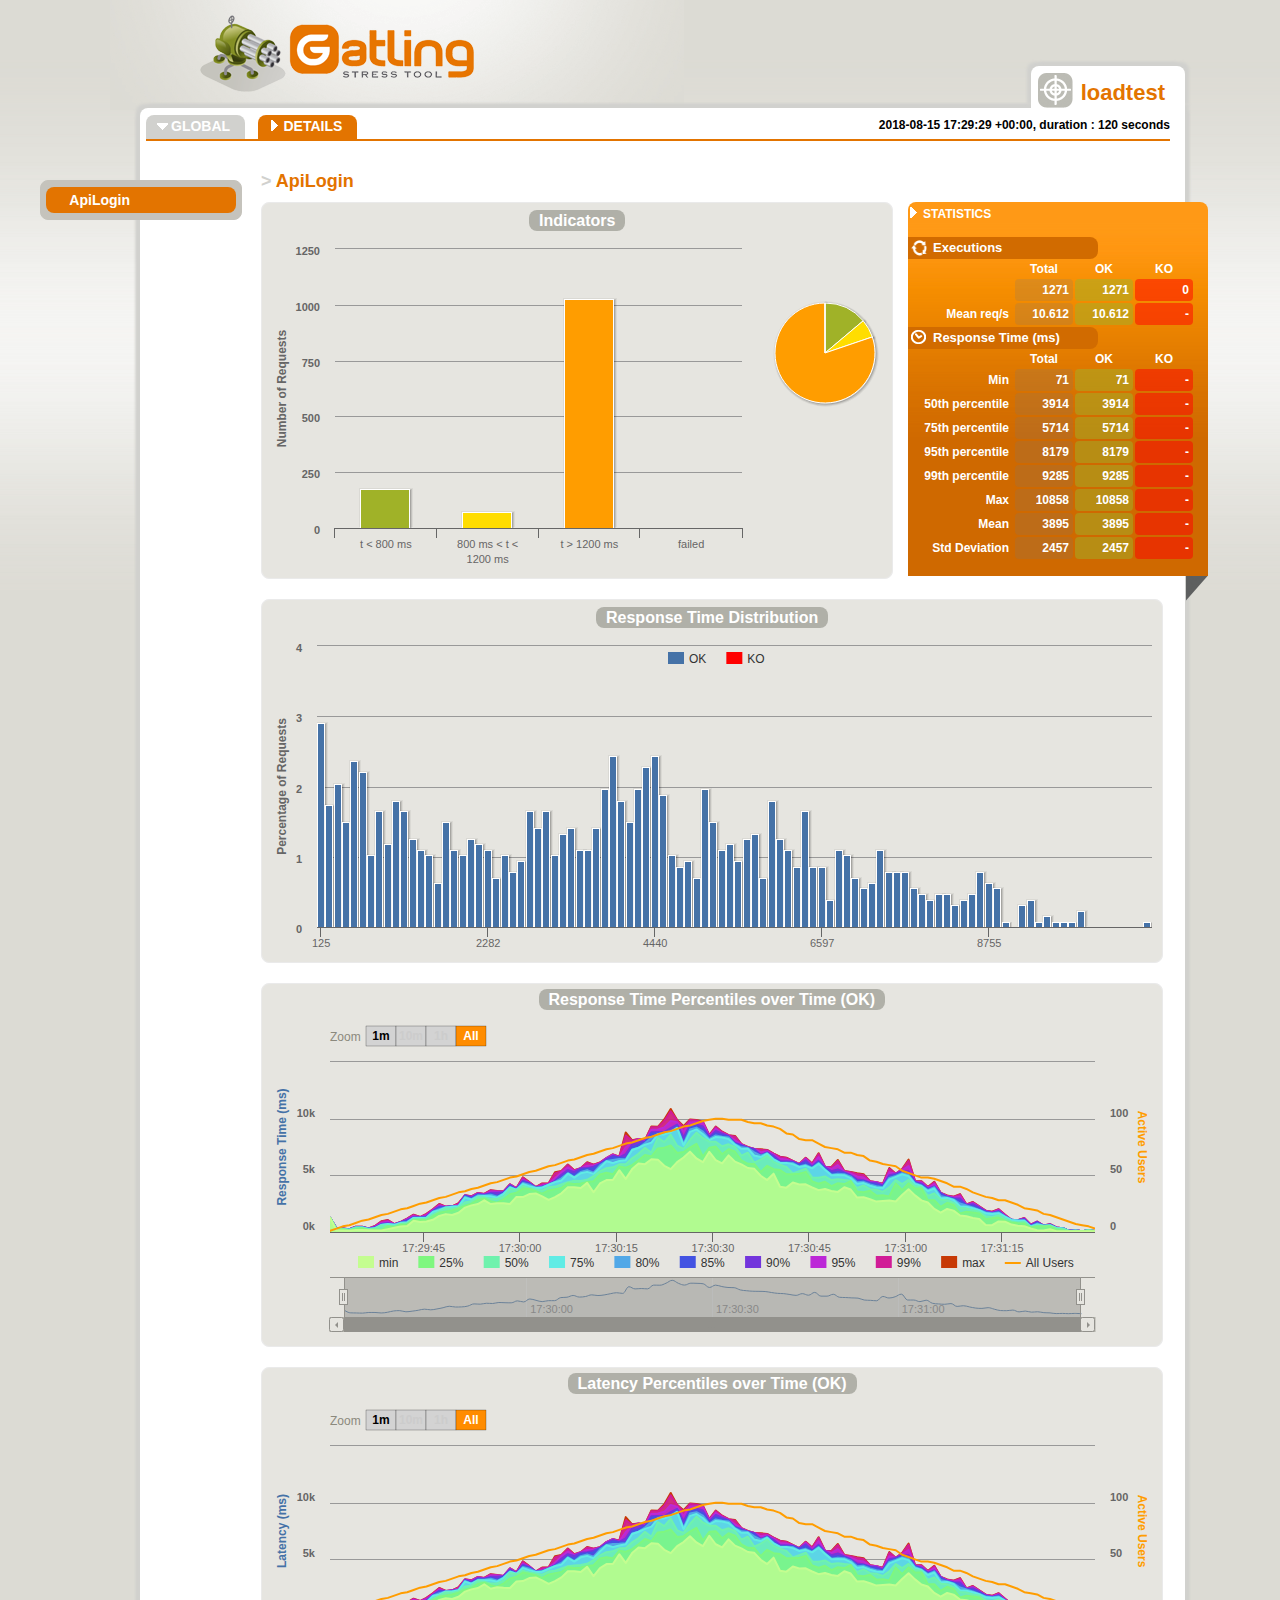
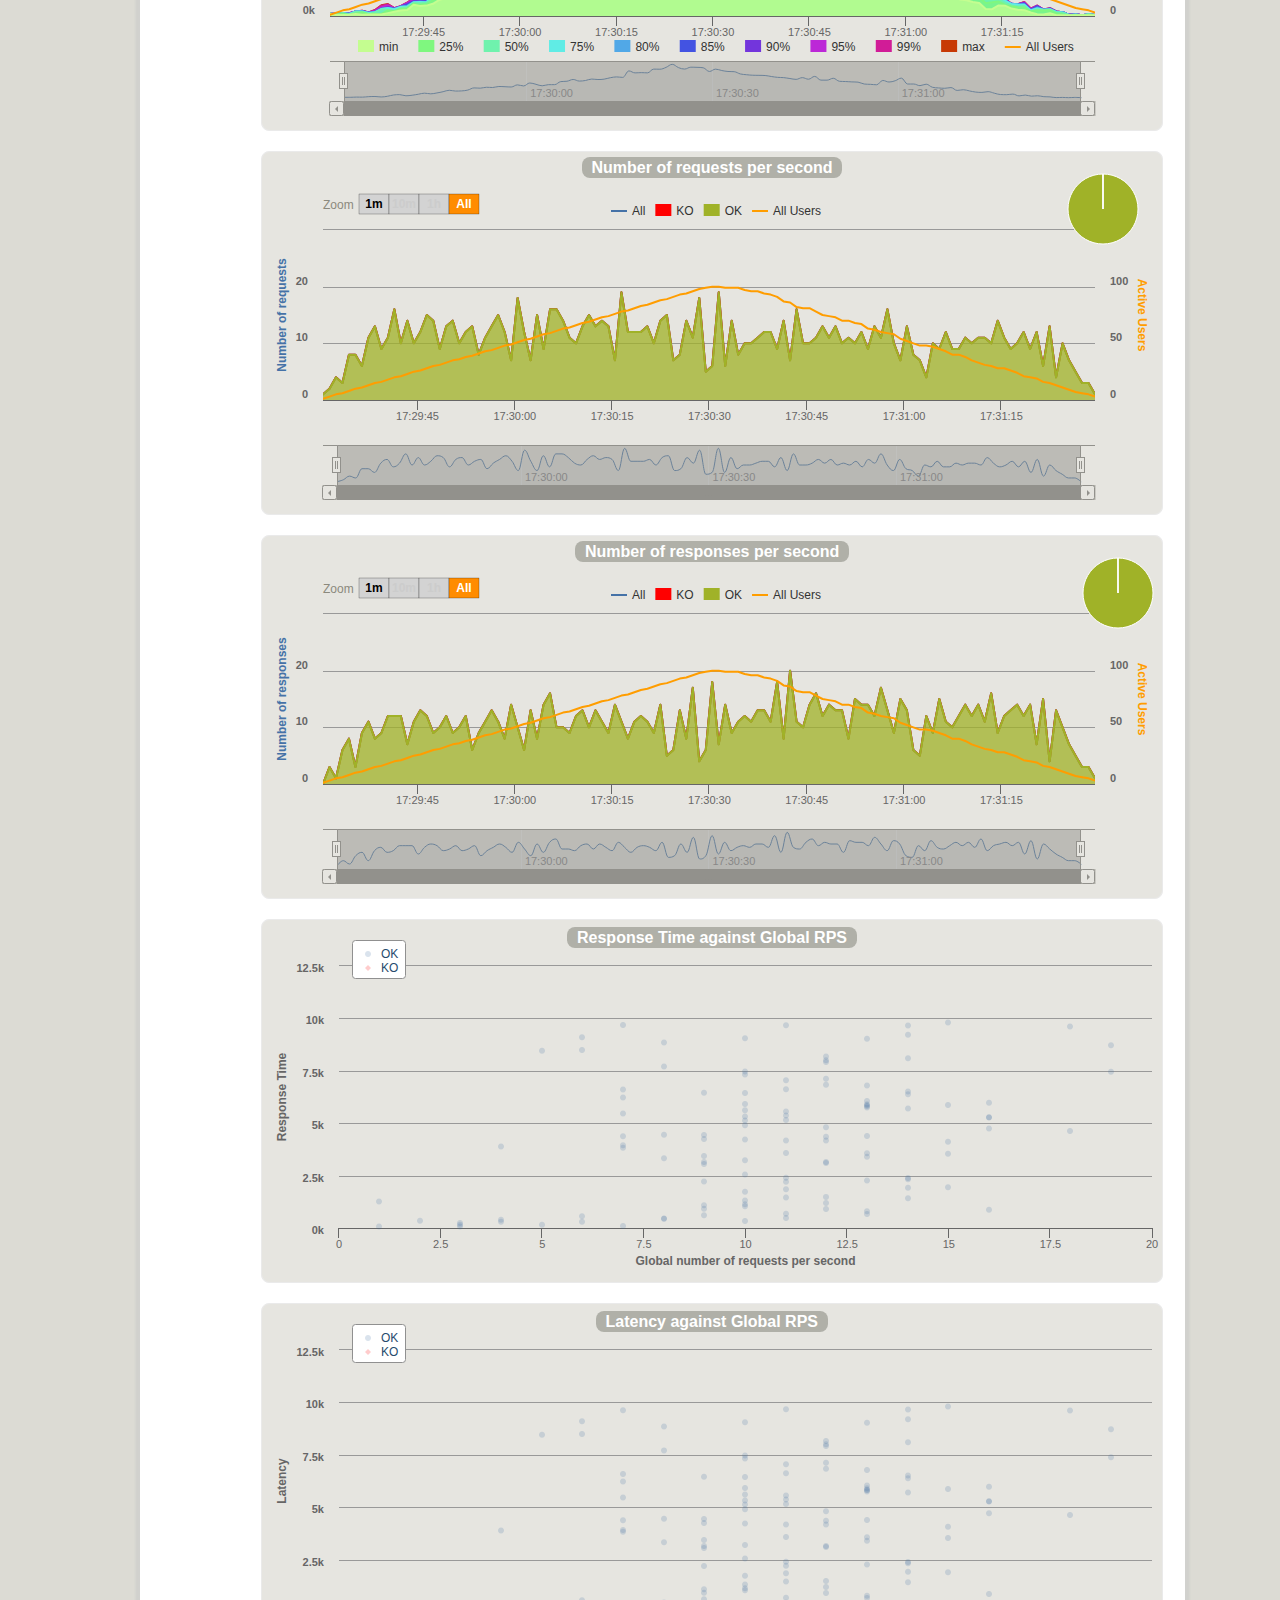
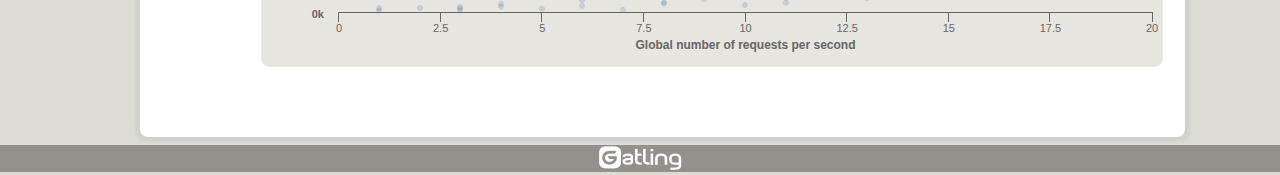
<file: loadtest/target/gatling/results/loadtest-1534354169670/req_apilogin-23d40.html>
<!DOCTYPE html>
<html>
<head>
<meta charset="UTF-8">
<link rel="shortcut icon" type="image/x-icon" href="style/favicon.ico"/>
<link href="style/style.css" rel="stylesheet" type="text/css" />
<link href="style/bootstrap.min.css" rel="stylesheet" type="text/css" />
<script type="text/javascript" src="js/jquery.min.js"></script>
<script type="text/javascript" src="js/bootstrap.min.js"></script>
<script type="text/javascript" src="js/gatling.js"></script>
<script type="text/javascript" src="js/moment.min.js"></script>
<script type="text/javascript" src="js/menu.js"></script>
<script type="text/javascript" src="js/all_sessions.js"></script>
<script type="text/javascript" src="js/stats.js"></script>
<script type="text/javascript" src="js/highstock.js"></script>
<script type="text/javascript" src="js/highcharts-more.js"></script>
<script type="text/javascript" src="js/theme.js"></script>
<title>Gatling Stats - ApiLogin</title>
</head>
<body>
<div class="frise"></div>
<div class="container details">
    <div class="head">
        <a href="http://gatling.io" target="blank_" title="Gatling Home Page"><img alt="Gatling" src="style/logo.png"/></a>
    </div>
    <div class="main">
        <div class="cadre">
                <div class="onglet">
                    <img src="style/cible.png" />
                    <p><span>loadtest</span></p>
                </div>
                <div class="content">
                    <div class="sous-menu">
                        <div class="item "><a href="index.html">GLOBAL</a></div>
                        <div class="item ouvert"><a id="details_link" href="#">DETAILS</a></div>
                        <script type="text/javascript">
                          var timestamp = 1534354169670;
                          var runStartHumanDate = moment(timestamp).format("YYYY-MM-DD HH:mm:ss Z");
                          document.writeln("<p class='sim_desc' title='"+ runStartHumanDate +", duration : 120 seconds' data-content=''>");
                          document.writeln("<b>" + runStartHumanDate + ", duration : 120 seconds </b>");
                          document.writeln("</p>");
                        </script>
                    </div>
                    <div class="content-in">
                        <h1><span>> </span>ApiLogin</h1>
                        <div class="article">
                            
                        <div class="infos">
                            <div class="infos-in">
	                        <div class="infos-title">STATISTICS</div>
                                <div class="repli"></div>                               
                                <div class="info">
                                    <h2 class="first">Executions</h2>
                                    <table>
                                        <thead>
                                            <tr><th></th><th>Total</th><th>OK</th><th>KO</th></tr>
                                        </thead>
                                        <tbody>
                                            <tr>
                                                <td class="title"></td>
                                                <td id="numberOfRequests" class="total"></td>
                                                <td id="numberOfRequestsOK" class="ok"></td>
                                                <td id="numberOfRequestsKO" class="ko"></td>
                                            </tr>
                                            <tr>
                                                <td class="title">Mean req/s</td>
                                                <td id="meanNumberOfRequestsPerSecond" class="total"></td>
                                                <td id="meanNumberOfRequestsPerSecondOK" class="ok"></td>
                                                <td id="meanNumberOfRequestsPerSecondKO" class="ko"></td>
                                            </tr>
                                        </tbody>
                                    </table>
                                    <h2 class="second">Response Time (ms)</h2>
                                    <table>
                                        <thead>
                                            <tr>
                                                <th></th>
                                                <th>Total</th>
                                                <th>OK</th>
                                                <th>KO</th>
                                            </tr>
                                        </thead>
                                        <tbody>
                                            <tr>
                                                <td class="title">Min</td>
                                                <td id="minResponseTime" class="total"></td>
                                                <td id="minResponseTimeOK" class="ok"></td>
                                                <td id="minResponseTimeKO" class="ko"></td>
                                            </tr>
                                            <tr>
                                                <td class="title">50th percentile</td>
                                                <td id="percentiles1" class="total"></td>
                                                <td id="percentiles1OK" class="ok"></td>
                                                <td id="percentiles1KO" class="ko"></td>
                                            </tr>
                                            <tr>
                                                <td class="title">75th percentile</td>
                                                <td id="percentiles2" class="total"></td>
                                                <td id="percentiles2OK" class="ok"></td>
                                                <td id="percentiles2KO" class="ko"></td>
                                            </tr>
                                            <tr>
                                                <td class="title">95th percentile</td>
                                                <td id="percentiles3" class="total"></td>
                                                <td id="percentiles3OK" class="ok"></td>
                                                <td id="percentiles3KO" class="ko"></td>
                                            </tr>
                                            <tr>
                                                <td class="title">99th percentile</td>
                                                <td id="percentiles4" class="total"></td>
                                                <td id="percentiles4OK" class="ok"></td>
                                                <td id="percentiles4KO" class="ko"></td>
                                            </tr>
                                            <tr>
                                                <td class="title">Max</td>
                                                <td id="maxResponseTime" class="total"></td>
                                                <td id="maxResponseTimeOK" class="ok"></td>
                                                <td id="maxResponseTimeKO" class="ko"></td>
                                            </tr>
                                            <tr>
                                                <td class="title">Mean</td>
                                                <td id="meanResponseTime" class="total"></td>
                                                <td id="meanResponseTimeOK" class="ok"></td>
                                                <td id="meanResponseTimeKO" class="ko"></td>
                                            </tr>
                                            <tr>
                                                <td class="title">Std Deviation</td>
                                                <td id="standardDeviation" class="total"></td>
                                                <td id="standardDeviationOK" class="ok"></td>
                                                <td id="standardDeviationKO" class="ko"></td>
                                            </tr>
                                        </tbody>
                                    </table>
                                </div>
                            </div>
                        </div>

            <div class="schema demi">
              <div id="container_indicators" class="demi"></div>
            </div>

            <div class="schema geant">
              <div id="container_distrib" class="geant"></div>
            </div>

            <div class="schema geant">
              <div id="container" class="geant"></div>
            </div>

            <div class="schema geant">
              <div id="container_latency" class="geant"></div>
            </div>

            <div class="schema geant">
              <a name="requests"></a>
                <div id="container_requests" class="geant"></div>
            </div>

            <div class="schema geant">
              <a name="responses"></a>
                <div id="container_responses" class="geant"></div>
            </div>

            <div class="schema geant">
              <div id="container_response_time_dispersion" class="geant"></div>
            </div>

            <div class="schema geant">
              <div id="container_latency_dispersion" class="geant"></div>
            </div>

                        </div>
                    </div>
                </div>
        </div>
    </div>
    <div class="nav">
        <ul></ul>
    </div>
</div>
<div class="foot">
    <a href="http://gatling.io" title="Gatling Home Page"><img alt="Gatling" src="style/logo-gatling.jpg"/></a>
</div>
<script type="text/javascript">
    var pageStats = stats.contents['req_apilogin-23d40'].stats;
    $(document).ready(function() {
        $('.sim_desc').popover({trigger:'hover', placement:'bottom'});
        setDetailsLinkUrl();
        setDetailsMenu();
        setActiveMenu();
        fillStats(pageStats);
        
Highcharts.setOptions({
  global: { useUTC: false }
});

var indicatorsChart = new Highcharts.Chart({
  chart: {
    renderTo: 'container_indicators',
    marginRight: 150
  },
  credits: { enabled: false },
  legend: { enabled: false },
  title: { text: 'A title to let highcharts reserve the place for the title set later' },
  xAxis: {
    categories: [
      pageStats.group1.name,
      pageStats.group2.name,
      pageStats.group3.name,
      pageStats.group4.name
    ]
  },
  yAxis: {
    title: { text: 'Number of Requests' }
  },
  tooltip: {
    formatter: function() {
      var s;
      if (this.point.name) { // the pie chart
        s = ''+ this.point.name +': '+ this.y +'% requests';
      } else {
        s = ''+ this.y + ' requests';
      }
      return s;
    }
  },
  plotOptions: {
    series: {
      stacking: 'normal',
      shadow: true
    }
  },
  series: [
    {
      type: 'column',
      color: '#A0B228',
      data: [pageStats.group1.count,0,0,0],
      tooltip: { yDecimals: 0, ySuffix: 'ms' }
    },
    {
      type: 'column',
      color: '#FFDD00',
      data: [0,pageStats.group2.count,0,0],
      tooltip: { yDecimals: 0, ySuffix: 'ms' }
    },
    {
      type: 'column',
      color: '#FF9D00',
      data: [0,0,pageStats.group3.count,0],
      tooltip: { yDecimals: 0, ySuffix: 'ms' }
    },
    {
      type: 'column',
      color: '#FF0000',
      data: [0,0,0,pageStats.group4.count],
      tooltip: { yDecimals: 0, ySuffix: 'ms' }
    },
    {
      type: 'pie',
      name: 'Percentages',
      data: [
        {
          name: pageStats.group1.name,
          y: pageStats.group1.percentage,
          color: '#A0B228'
        },
        {
          name: pageStats.group2.name,
          y: pageStats.group2.percentage,
          color: '#FFDD00'
        },
        {
          name: pageStats.group3.name,
          y: pageStats.group3.percentage,
          color: '#FF9D00'
        },
        {
          name: pageStats.group4.name,
          y: pageStats.group4.percentage,
          color: '#FF0000'
        }
      ],
      center: [470, 85],
      size: 100,
      showInLegend: false,
      dataLabels: { enabled: false }
    }
  ]
});

indicatorsChart.setTitle({
  text: '<span class="chart_title">Indicators</span>',
  useHTML: true
});

	    $('#container_errors').sortable('#container_errors');
    
var responseTimeDistributionChart = new Highcharts.Chart({
  chart: {
    renderTo: 'container_distrib',
    type: 'column'
  },
  credits: {
    enabled: false
  },
  legend: {
    enabled: true,
    floating: true,
    y: -285,
    borderWidth: 0,
    itemStyle: {
      fontWeight: "normal"
    }
  },
  title: {
    text: 'A title to let highcharts reserve the place for the title set later'
  },
  xAxis: {
    categories: ['125', '233', '341', '449', '556', '664', '772', '880', '988', '1096', '1204', '1312', '1419', '1527', '1635', '1743', '1851', '1959', '2067', '2174', '2282', '2390', '2498', '2606', '2714', '2822', '2930', '3037', '3145', '3253', '3361', '3469', '3577', '3685', '3793', '3900', '4008', '4116', '4224', '4332', '4440', '4548', '4655', '4763', '4871', '4979', '5087', '5195', '5303', '5411', '5518', '5626', '5734', '5842', '5950', '6058', '6166', '6274', '6381', '6489', '6597', '6705', '6813', '6921', '7029', '7136', '7244', '7352', '7460', '7568', '7676', '7784', '7892', '7999', '8107', '8215', '8323', '8431', '8539', '8647', '8755', '8862', '8970', '9078', '9186', '9294', '9402', '9510', '9617', '9725', '9833', '9941', '10049', '10157', '10265', '10373', '10480', '10588', '10696', '10804'],
    tickInterval: 20
  },
  yAxis: {
    min: 0,
    title: {
      text: 'Percentage of Requests'
    }
  },
  tooltip: {
    formatter: function() {
      return '<b>'+ this.x +' ms</b><br/>'+
      this.series.name +': '+ this.y +' %<br/>'+
      'Total: '+ this.point.stackTotal + ' %';
    }
  },
  plotOptions: {
    series: {
      groupPadding: 0,
      stacking: 'normal',
      shadow: true
    }
  },
  series: [
  	{
type: 'column',
color: '#4572A7',
name: 'OK',
data: [
  2.91,1.73,2.04,1.49,2.36,2.2,1.02,1.65,1.18,1.8,1.65,1.25,1.1,1.02,0.62,1.49,1.1,1.02,1.25,1.18,1.1,0.7,1.02,0.78,0.94,1.65,1.41,1.65,1.02,1.33,1.41,1.1,1.1,1.41,1.96,2.43,1.8,1.49,1.96,2.28,2.43,1.88,1.02,0.86,0.94,0.7,1.96,1.49,1.1,1.18,0.94,1.25,1.33,0.7,1.8,1.25,1.1,0.86,1.65,0.86,0.86,0.39,1.1,1.02,0.7,0.55,0.62,1.1,0.78,0.78,0.78,0.55,0.47,0.39,0.47,0.47,0.31,0.39,0.47,0.78,0.62,0.55,0.07,0.0,0.31,0.39,0.07,0.15,0.07,0.07,0.07,0.23,0.0,0.0,0.0,0.0,0.0,0.0,0.0,0.07
],
tooltip: { yDecimals: 0, ySuffix: 'ms' }
},
  	{
type: 'column',
color: '#FF0000',
name: 'KO',
data: [
  0.0,0.0,0.0,0.0,0.0,0.0,0.0,0.0,0.0,0.0,0.0,0.0,0.0,0.0,0.0,0.0,0.0,0.0,0.0,0.0,0.0,0.0,0.0,0.0,0.0,0.0,0.0,0.0,0.0,0.0,0.0,0.0,0.0,0.0,0.0,0.0,0.0,0.0,0.0,0.0,0.0,0.0,0.0,0.0,0.0,0.0,0.0,0.0,0.0,0.0,0.0,0.0,0.0,0.0,0.0,0.0,0.0,0.0,0.0,0.0,0.0,0.0,0.0,0.0,0.0,0.0,0.0,0.0,0.0,0.0,0.0,0.0,0.0,0.0,0.0,0.0,0.0,0.0,0.0,0.0,0.0,0.0,0.0,0.0,0.0,0.0,0.0,0.0,0.0,0.0,0.0,0.0,0.0,0.0,0.0,0.0,0.0,0.0,0.0,0.0
],
tooltip: { yDecimals: 0, ySuffix: 'ms' }
}
  ]
});

responseTimeDistributionChart.setTitle({
  text: '<span class="chart_title">Response Time Distribution</span>',
  useHTML: true
});

var responseTimeChart = new Highcharts.StockChart({
  chart: {
    renderTo: 'container',
    zoomType: 'x'
  },
  colors: ['#C4FD90', '#7FF77F', '#6FF2AD', '#60ECE5', '#51A8E7', '#4353E2', '#7335DC', '#BC28D7', '#D11C97', '#C73905', 'Orange'],
  credits: { enabled: false },
  legend: {
    enabled: true,
    floating: true,
    y: -65,
    borderWidth: 0,
    itemStyle: { fontWeight: "normal" }
  },
  title: { text: 'A title to let highcharts reserve the place for the title set later' },
  navigator: { baseSeries: 9 },
  rangeSelector: {
    rangeSelector: { align: "left" },
    buttonSpacing: 0,
    buttonTheme: {
      fill: 'LightGrey',
      padding: 1,
      stroke: 'Black',
      'stroke-width': 0.25,
      style: {
        color: 'Black',
        fontWeight: 'bold',
      },
      states: {
        stroke: 'Black',
        'stroke-width': 0.25,
        hover: {
          fill: 'DarkGrey',
          style: { color: 'black' }
        },
        select: {
          fill: 'DarkOrange',
          style: { color: 'white' }
        }
      }
    },
    buttons : [
      {
        type : 'minute',
        count : 1,
        text : '1m'
      }, {
        type : 'minute',
        count : 10,
        text : '10m'
      }, {
        type : 'hour',
        count : 1,
        text : '1h'
      }, {
        type : 'all',
        count : 1,
        text : 'All'
      }
    ],
    selected : 3,
    inputEnabled : false
  },
  xAxis: {
    type: 'datetime',
    ordinal: false,
    maxZoom: 10000 // three days
  },
  yAxis:[
    {
      min: 0,
      title: {
        text: 'Response Time (ms)',
        style: { color: '#4572A7' }
      },
      opposite: false
    }, {
      min: 0,
      title: {
        text: 'Active Users',
        style: { color: '#FF9D00' }
      },
      opposite: true
    }
  ],
  plotOptions: {
    arearange: { lineWidth: 1 },
    series: {
      dataGrouping: { enabled: false }
    }
  },
  series: [
  
    
         {
pointInterval: 1000,
name: 'min',
data: [
  [1534354170429,1263],[1534354171429,158],[1534354172429,142],[1534354173429,114],[1534354174429,176],[1534354175429,173],[1534354176429,147],[1534354177429,125],[1534354178429,127],[1534354179429,252],[1534354180429,370],[1534354181429,495],[1534354182429,520],[1534354183429,984],[1534354184429,881],[1534354185429,919],[1534354186429,1078],[1534354187429,1415],[1534354188429,1578],[1534354189429,1501],[1534354190429,1700],[1534354191429,2153],[1534354192429,2350],[1534354193429,2464],[1534354194429,2800],[1534354195429,2468],[1534354196429,2531],[1534354197429,2542],[1534354198429,2472],[1534354199429,3093],[1534354200429,3079],[1534354201429,3347],[1534354202429,3401],[1534354203429,3147],[1534354204429,2832],[1534354205429,3073],[1534354206429,3411],[1534354207429,3947],[1534354208429,3950],[1534354209429,3889],[1534354210429,4337],[1534354211429,3509],[1534354212429,4281],[1534354213429,4580],[1534354214429,4590],[1534354215429,5452],[1534354216429,4686],[1534354217429,5550],[1534354218429,6050],[1534354219429,5988],[1534354220429,6420],[1534354221429,6385],[1534354222429,5844],[1534354223429,5549],[1534354224429,6167],[1534354225429,6575],[1534354226429,7092],[1534354227429,6490],[1534354228429,6158],[1534354229429,7080],[1534354230429,6333],[1534354231429,6046],[1534354232429,6761],[1534354233429,6211],[1534354234429,5966],[1534354235429,5647],[1534354236429,5575],[1534354237429,4960],[1534354238429,4583],[1534354239429,5147],[1534354240429,3994],[1534354241429,3914],[1534354242429,4371],[1534354243429,4195],[1534354244429,4210],[1534354245429,3926],[1534354246429,3694],[1534354247429,3797],[1534354248429,3621],[1534354249429,3538],[1534354250429,3952],[1534354251429,3750],[1534354252429,3041],[1534354253429,3074],[1534354254429,2892],[1534354255429,2683],[1534354256429,2733],[1534354257429,2780],[1534354258429,2692],[1534354259429,3268],[1534354260429,3778],[1534354261429,3233],[1534354262429,2790],[1534354263429,2605],[1534354264429,2034],[1534354265429,1710],[1534354266429,2034],[1534354267429,1886],[1534354268429,1459],[1534354269429,1395],[1534354270429,1231],[1534354271429,1143],[1534354272429,614],[1534354273429,597],[1534354274429,932],[1534354275429,909],[1534354276429,653],[1534354277429,544],[1534354278429,514],[1534354279429,312],[1534354280429,159],[1534354281429,130],[1534354282429,246],[1534354283429,71],[1534354284429,72],[1534354285429,73],[1534354286429,77],[1534354287429,74],[1534354288429,71],[1534354289429,77]
],
tooltip: { yDecimals: 0, ySuffix: 'ms' },
type : 'area',
yAxis: 0,
zIndex: 10
},
         {
pointInterval: 1000,
name: '25%',
data: [
  [1534354170429,1263],[1534354171429,206],[1534354172429,223],[1534354173429,139],[1534354174429,231],[1534354175429,344],[1534354176429,183],[1534354177429,211],[1534354178429,192],[1534354179429,510],[1534354180429,434],[1534354181429,642],[1534354182429,667],[1534354183429,1068],[1534354184429,1071],[1534354185429,1036],[1534354186429,1374],[1534354187429,1691],[1534354188429,1808],[1534354189429,1893],[1534354190429,2087],[1534354191429,2319],[1534354192429,2495],[1534354193429,2845],[1534354194429,2945],[1534354195429,2724],[1534354196429,2587],[1534354197429,2870],[1534354198429,3334],[1534354199429,3458],[1534354200429,3834],[1534354201429,3798],[1534354202429,3600],[1534354203429,3385],[1534354204429,3667],[1534354205429,3784],[1534354206429,3899],[1534354207429,4304],[1534354208429,4244],[1534354209429,4280],[1534354210429,4407],[1534354211429,4475],[1534354212429,5074],[1534354213429,5230],[1534354214429,5091],[1534354215429,5784],[1534354216429,5676],[1534354217429,5906],[1534354218429,6329],[1534354219429,6794],[1534354220429,6671],[1534354221429,7375],[1534354222429,7444],[1534354223429,7630],[1534354224429,6981],[1534354225429,7060],[1534354226429,7455],[1534354227429,7784],[1534354228429,6660],[1534354229429,7431],[1534354230429,7537],[1534354231429,6866],[1534354232429,7306],[1534354233429,7098],[1534354234429,6309],[1534354235429,6012],[1534354236429,6000],[1534354237429,5302],[1534354238429,5843],[1534354239429,5542],[1534354240429,5466],[1534354241429,5096],[1534354242429,5094],[1534354243429,5134],[1534354244429,5308],[1534354245429,4471],[1534354246429,4253],[1534354247429,4434],[1534354248429,4055],[1534354249429,4303],[1534354250429,4227],[1534354251429,4494],[1534354252429,3578],[1534354253429,3516],[1534354254429,3642],[1534354255429,3209],[1534354256429,3240],[1534354257429,3129],[1534354258429,4289],[1534354259429,3692],[1534354260429,4305],[1534354261429,3838],[1534354262429,3838],[1534354263429,2807],[1534354264429,2802],[1534354265429,2210],[1534354266429,2582],[1534354267429,2381],[1534354268429,1628],[1534354269429,1790],[1534354270429,1726],[1534354271429,1641],[1534354272429,1149],[1534354273429,1204],[1534354274429,1273],[1534354275429,975],[1534354276429,836],[1534354277429,780],[1534354278429,760],[1534354279429,388],[1534354280429,502],[1534354281429,496],[1534354282429,500],[1534354283429,240],[1534354284429,135],[1534354285429,74],[1534354286429,77],[1534354287429,75],[1534354288429,115],[1534354289429,77]
],
tooltip: { yDecimals: 0, ySuffix: 'ms' },
type : 'area',
yAxis: 0,
zIndex: 9
},
         {
pointInterval: 1000,
name: '50%',
data: [
  [1534354170429,1263],[1534354171429,254],[1534354172429,257],[1534354173429,165],[1534354174429,371],[1534354175429,360],[1534354176429,190],[1534354177429,306],[1534354178429,572],[1534354179429,555],[1534354180429,509],[1534354181429,710],[1534354182429,782],[1534354183429,1142],[1534354184429,1132],[1534354185429,1173],[1534354186429,1541],[1534354187429,1821],[1534354188429,2075],[1534354189429,2043],[1534354190429,2188],[1534354191429,2614],[1534354192429,2705],[1534354193429,3078],[1534354194429,3054],[1534354195429,2933],[1534354196429,2912],[1534354197429,3117],[1534354198429,3806],[1534354199429,3671],[1534354200429,4056],[1534354201429,3873],[1534354202429,3757],[1534354203429,3646],[1534354204429,3947],[1534354205429,4005],[1534354206429,4202],[1534354207429,4398],[1534354208429,4524],[1534354209429,4503],[1534354210429,4603],[1534354211429,4920],[1534354212429,5349],[1534354213429,5636],[1534354214429,5707],[1534354215429,5974],[1534354216429,5979],[1534354217429,6499],[1534354218429,6905],[1534354219429,7440],[1534354220429,6995],[1534354221429,8320],[1534354222429,7930],[1534354223429,8579],[1534354224429,7618],[1534354225429,7339],[1534354226429,8119],[1534354227429,8770],[1534354228429,8303],[1534354229429,7974],[1534354230429,7960],[1534354231429,7562],[1534354232429,7737],[1534354233429,7509],[1534354234429,6743],[1534354235429,7001],[1534354236429,6111],[1534354237429,6385],[1534354238429,6741],[1534354239429,6187],[1534354240429,5933],[1534354241429,5735],[1534354242429,5167],[1534354243429,5375],[1534354244429,5595],[1534354245429,4815],[1534354246429,4791],[1534354247429,4899],[1534354248429,4588],[1534354249429,4653],[1534354250429,4585],[1534354251429,4530],[1534354252429,3879],[1534354253429,4109],[1534354254429,3781],[1534354255429,3725],[1534354256429,3535],[1534354257429,3938],[1534354258429,4585],[1534354259429,4234],[1534354260429,4597],[1534354261429,4066],[1534354262429,3952],[1534354263429,3192],[1534354264429,3410],[1534354265429,2839],[1534354266429,2812],[1534354267429,2576],[1534354268429,2109],[1534354269429,2070],[1534354270429,1911],[1534354271429,1785],[1534354272429,1401],[1534354273429,1322],[1534354274429,1478],[1534354275429,1179],[1534354276429,938],[1534354277429,841],[1534354278429,891],[1534354279429,396],[1534354280429,565],[1534354281429,525],[1534354282429,559],[1534354283429,320],[1534354284429,262],[1534354285429,76],[1534354286429,106],[1534354287429,76],[1534354288429,160],[1534354289429,77]
],
tooltip: { yDecimals: 0, ySuffix: 'ms' },
type : 'area',
yAxis: 0,
zIndex: 8
},
         {
pointInterval: 1000,
name: '75%',
data: [
  [1534354170429,1263],[1534354171429,302],[1534354172429,274],[1534354173429,209],[1534354174429,408],[1534354175429,395],[1534354176429,263],[1534354177429,339],[1534354178429,618],[1534354179429,712],[1534354180429,630],[1534354181429,801],[1534354182429,844],[1534354183429,1244],[1534354184429,1234],[1534354185429,1248],[1534354186429,1774],[1534354187429,1916],[1534354188429,2161],[1534354189429,2226],[1534354190429,2276],[1534354191429,3037],[1534354192429,2861],[1534354193429,3147],[1534354194429,3187],[1534354195429,3150],[1534354196429,3026],[1534354197429,3371],[1534354198429,3923],[1534354199429,3723],[1534354200429,4235],[1534354201429,4048],[1534354202429,3888],[1534354203429,3913],[1534354204429,4171],[1534354205429,4400],[1534354206429,4552],[1534354207429,5142],[1534354208429,4800],[1534354209429,5180],[1534354210429,5307],[1534354211429,5132],[1534354212429,5692],[1534354213429,6241],[1534354214429,6091],[1534354215429,6264],[1534354216429,6324],[1534354217429,7241],[1534354218429,7432],[1534354219429,7704],[1534354220429,7888],[1534354221429,8622],[1534354222429,8611],[1534354223429,8800],[1534354224429,9191],[1534354225429,7655],[1534354226429,8836],[1534354227429,9054],[1534354228429,8647],[1534354229429,8108],[1534354230429,8384],[1534354231429,8335],[1534354232429,8211],[1534354233429,7706],[1534354234429,7336],[1534354235429,7347],[1534354236429,6754],[1534354237429,6610],[1534354238429,6911],[1534354239429,6412],[1534354240429,6096],[1534354241429,6098],[1534354242429,5990],[1534354243429,5737],[1534354244429,5838],[1534354245429,5619],[1534354246429,6019],[1534354247429,5501],[1534354248429,5002],[1534354249429,5037],[1534354250429,5011],[1534354251429,4756],[1534354252429,4255],[1534354253429,4319],[1534354254429,4082],[1534354255429,3923],[1534354256429,3874],[1534354257429,4644],[1534354258429,4870],[1534354259429,5099],[1534354260429,4930],[1534354261429,4246],[1534354262429,4061],[1534354263429,3622],[1534354264429,3837],[1534354265429,2983],[1534354266429,3008],[1534354267429,2829],[1534354268429,2269],[1534354269429,2230],[1534354270429,2089],[1534354271429,1925],[1534354272429,1648],[1534354273429,1593],[1534354274429,1659],[1534354275429,1347],[1534354276429,1067],[1534354277429,1009],[1534354278429,998],[1534354279429,489],[1534354280429,671],[1534354281429,548],[1534354282429,581],[1534354283429,357],[1534354284429,320],[1534354285429,96],[1534354286429,133],[1534354287429,77],[1534354288429,160],[1534354289429,77]
],
tooltip: { yDecimals: 0, ySuffix: 'ms' },
type : 'area',
yAxis: 0,
zIndex: 7
},
         {
pointInterval: 1000,
name: '80%',
data: [
  [1534354170429,1263],[1534354171429,312],[1534354172429,280],[1534354173429,217],[1534354174429,408],[1534354175429,413],[1534354176429,286],[1534354177429,345],[1534354178429,645],[1534354179429,714],[1534354180429,638],[1534354181429,831],[1534354182429,891],[1534354183429,1253],[1534354184429,1261],[1534354185429,1270],[1534354186429,1796],[1534354187429,2018],[1534354188429,2182],[1534354189429,2243],[1534354190429,2286],[1534354191429,3107],[1534354192429,2905],[1534354193429,3237],[1534354194429,3218],[1534354195429,3296],[1534354196429,3106],[1534354197429,3391],[1534354198429,3973],[1534354199429,3723],[1534354200429,4319],[1534354201429,4169],[1534354202429,3906],[1534354203429,3961],[1534354204429,4174],[1534354205429,4427],[1534354206429,4734],[1534354207429,5189],[1534354208429,4843],[1534354209429,5295],[1534354210429,5461],[1534354211429,5238],[1534354212429,5873],[1534354213429,6259],[1534354214429,6353],[1534354215429,6435],[1534354216429,6417],[1534354217429,7279],[1534354218429,7438],[1534354219429,7859],[1534354220429,8325],[1534354221429,8654],[1534354222429,8767],[1534354223429,8872],[1534354224429,9203],[1534354225429,7795],[1534354226429,9038],[1534354227429,9210],[1534354228429,8854],[1534354229429,8196],[1534354230429,8523],[1534354231429,8402],[1534354232429,8348],[1534354233429,7753],[1534354234429,7474],[1534354235429,7406],[1534354236429,7034],[1534354237429,6733],[1534354238429,6950],[1534354239429,6434],[1534354240429,6120],[1534354241429,6109],[1534354242429,6080],[1534354243429,5772],[1534354244429,5931],[1534354245429,5658],[1534354246429,6088],[1534354247429,5507],[1534354248429,5061],[1534354249429,5142],[1534354250429,5106],[1534354251429,4886],[1534354252429,4398],[1534354253429,4428],[1534354254429,4189],[1534354255429,4034],[1534354256429,3950],[1534354257429,4776],[1534354258429,4938],[1534354259429,5188],[1534354260429,5037],[1534354261429,4309],[1534354262429,4100],[1534354263429,3690],[1534354264429,3946],[1534354265429,3159],[1534354266429,3052],[1534354267429,2879],[1534354268429,2510],[1534354269429,2342],[1534354270429,2167],[1534354271429,1943],[1534354272429,1721],[1534354273429,1657],[1534354274429,1722],[1534354275429,1389],[1534354276429,1071],[1534354277429,1021],[1534354278429,1031],[1534354279429,511],[1534354280429,745],[1534354281429,550],[1534354282429,618],[1534354283429,366],[1534354284429,328],[1534354285429,99],[1534354286429,137],[1534354287429,77],[1534354288429,160],[1534354289429,77]
],
tooltip: { yDecimals: 0, ySuffix: 'ms' },
type : 'area',
yAxis: 0,
zIndex: 6
},
         {
pointInterval: 1000,
name: '85%',
data: [
  [1534354170429,1263],[1534354171429,322],[1534354172429,286],[1534354173429,226],[1534354174429,408],[1534354175429,431],[1534354176429,291],[1534354177429,390],[1534354178429,671],[1534354179429,717],[1534354180429,655],[1534354181429,851],[1534354182429,987],[1534354183429,1267],[1534354184429,1286],[1534354185429,1315],[1534354186429,1819],[1534354187429,2168],[1534354188429,2203],[1534354189429,2256],[1534354190429,2297],[1534354191429,3172],[1534354192429,2967],[1534354193429,3313],[1534354194429,3249],[1534354195429,3375],[1534354196429,3234],[1534354197429,3459],[1534354198429,4044],[1534354199429,3738],[1534354200429,4418],[1534354201429,4251],[1534354202429,3923],[1534354203429,3972],[1534354204429,4177],[1534354205429,4442],[1534354206429,4818],[1534354207429,5245],[1534354208429,5069],[1534354209429,5475],[1534354210429,5581],[1534354211429,5609],[1534354212429,5998],[1534354213429,6293],[1534354214429,6577],[1534354215429,6558],[1534354216429,6535],[1534354217429,7460],[1534354218429,7697],[1534354219429,7918],[1534354220429,8662],[1534354221429,8721],[1534354222429,8802],[1534354223429,8897],[1534354224429,9278],[1534354225429,7935],[1534354226429,9257],[1534354227429,9341],[1534354228429,9081],[1534354229429,8285],[1534354230429,8717],[1534354231429,8545],[1534354232429,8397],[1534354233429,7804],[1534354234429,7612],[1534354235429,7413],[1534354236429,7196],[1534354237429,6764],[1534354238429,6988],[1534354239429,6555],[1534354240429,6144],[1534354241429,6127],[1534354242429,6153],[1534354243429,5918],[1534354244429,6139],[1534354245429,5716],[1534354246429,6181],[1534354247429,5557],[1534354248429,5214],[1534354249429,5291],[1534354250429,5185],[1534354251429,4948],[1534354252429,4498],[1534354253429,4503],[1534354254429,4297],[1534354255429,4164],[1534354256429,4023],[1534354257429,4843],[1534354258429,5040],[1534354259429,5278],[1534354260429,5172],[1534354261429,4372],[1534354262429,4162],[1534354263429,3758],[1534354264429,3961],[1534354265429,3334],[1534354266429,3076],[1534354267429,2929],[1534354268429,2752],[1534354269429,2359],[1534354270429,2312],[1534354271429,2052],[1534354272429,1766],[1534354273429,1658],[1534354274429,1796],[1534354275429,1390],[1534354276429,1075],[1534354277429,1027],[1534354278429,1085],[1534354279429,534],[1534354280429,815],[1534354281429,554],[1534354282429,645],[1534354283429,374],[1534354284429,329],[1534354285429,101],[1534354286429,142],[1534354287429,77],[1534354288429,160],[1534354289429,77]
],
tooltip: { yDecimals: 0, ySuffix: 'ms' },
type : 'area',
yAxis: 0,
zIndex: 5
},
         {
pointInterval: 1000,
name: '90%',
data: [
  [1534354170429,1263],[1534354171429,331],[1534354172429,292],[1534354173429,235],[1534354174429,424],[1534354175429,442],[1534354176429,296],[1534354177429,435],[1534354178429,697],[1534354179429,786],[1534354180429,673],[1534354181429,861],[1534354182429,1075],[1534354183429,1332],[1534354184429,1306],[1534354185429,1371],[1534354186429,1881],[1534354187429,2227],[1534354188429,2216],[1534354189429,2262],[1534354190429,2305],[1534354191429,3224],[1534354192429,3039],[1534354193429,3361],[1534354194429,3286],[1534354195429,3454],[1534354196429,3456],[1534354197429,3503],[1534354198429,4127],[1534354199429,3782],[1534354200429,4532],[1534354201429,4311],[1534354202429,3938],[1534354203429,4014],[1534354204429,4200],[1534354205429,4513],[1534354206429,5046],[1534354207429,5459],[1534354208429,5296],[1534354209429,5617],[1534354210429,5632],[1534354211429,5768],[1534354212429,6012],[1534354213429,6436],[1534354214429,6726],[1534354215429,6584],[1534354216429,6870],[1534354217429,7723],[1534354218429,8100],[1534354219429,7923],[1534354220429,8797],[1534354221429,8823],[1534354222429,8821],[1534354223429,9170],[1534354224429,9482],[1534354225429,8367],[1534354226429,9430],[1534354227429,9473],[1534354228429,9312],[1534354229429,8373],[1534354230429,8911],[1534354231429,8677],[1534354232429,8447],[1534354233429,7860],[1534354234429,7668],[1534354235429,7426],[1534354236429,7323],[1534354237429,6795],[1534354238429,7026],[1534354239429,6732],[1534354240429,6255],[1534354241429,6244],[1534354242429,6192],[1534354243429,5969],[1534354244429,6327],[1534354245429,5790],[1534354246429,6275],[1534354247429,5693],[1534354248429,5368],[1534354249429,5528],[1534354250429,5259],[1534354251429,5010],[1534354252429,4636],[1534354253429,4559],[1534354254429,4378],[1534354255429,4332],[1534354256429,4096],[1534354257429,5005],[1534354258429,5122],[1534354259429,5369],[1534354260429,5364],[1534354261429,4415],[1534354262429,4270],[1534354263429,3826],[1534354264429,4020],[1534354265429,3428],[1534354266429,3087],[1534354267429,2986],[1534354268429,2966],[1534354269429,2376],[1534354270429,2448],[1534354271429,2162],[1534354272429,1811],[1534354273429,1672],[1534354274429,1844],[1534354275429,1391],[1534354276429,1079],[1534354277429,1034],[1534354278429,1151],[1534354279429,568],[1534354280429,884],[1534354281429,559],[1534354282429,653],[1534354283429,382],[1534354284429,330],[1534354285429,101],[1534354286429,147],[1534354287429,77],[1534354288429,160],[1534354289429,77]
],
tooltip: { yDecimals: 0, ySuffix: 'ms' },
type : 'area',
yAxis: 0,
zIndex: 4
},
         {
pointInterval: 1000,
name: '95%',
data: [
  [1534354170429,1263],[1534354171429,341],[1534354172429,298],[1534354173429,244],[1534354174429,443],[1534354175429,452],[1534354176429,301],[1534354177429,480],[1534354178429,802],[1534354179429,919],[1534354180429,681],[1534354181429,869],[1534354182429,1130],[1534354183429,1421],[1534354184429,1313],[1534354185429,1481],[1534354186429,1945],[1534354187429,2329],[1534354188429,2221],[1534354189429,2265],[1534354190429,2390],[1534354191429,3229],[1534354192429,3097],[1534354193429,3404],[1534354194429,3324],[1534354195429,3573],[1534354196429,3564],[1534354197429,3544],[1534354198429,4174],[1534354199429,3826],[1534354200429,4629],[1534354201429,4356],[1534354202429,3953],[1534354203429,4113],[1534354204429,4242],[1534354205429,4752],[1534354206429,5281],[1534354207429,5698],[1534354208429,5371],[1534354209429,5623],[1534354210429,5854],[1534354211429,5869],[1534354212429,6063],[1534354213429,6510],[1534354214429,6804],[1534354215429,6610],[1534354216429,7453],[1534354217429,7914],[1534354218429,8188],[1534354219429,8002],[1534354220429,9029],[1534354221429,9051],[1534354222429,9215],[1534354223429,9802],[1534354224429,9686],[1534354225429,8848],[1534354226429,9657],[1534354227429,9679],[1534354228429,9612],[1534354229429,8462],[1534354230429,9105],[1534354231429,8715],[1534354232429,8497],[1534354233429,8093],[1534354234429,7710],[1534354235429,7461],[1534354236429,7328],[1534354237429,7047],[1534354238429,7126],[1534354239429,6836],[1534354240429,6453],[1534354241429,6387],[1534354242429,6231],[1534354243429,5978],[1534354244429,6441],[1534354245429,5919],[1534354246429,6614],[1534354247429,5744],[1534354248429,5555],[1534354249429,5903],[1534354250429,5318],[1534354251429,5152],[1534354252429,4906],[1534354253429,4806],[1534354254429,4434],[1534354255429,4388],[1534354256429,4172],[1534354257429,5269],[1534354258429,5132],[1534354259429,5460],[1534354260429,5813],[1534354261429,4454],[1534354262429,4379],[1534354263429,3894],[1534354264429,4227],[1534354265429,3438],[1534354266429,3149],[1534354267429,3051],[1534354268429,3153],[1534354269429,2399],[1534354270429,2547],[1534354271429,2208],[1534354272429,1848],[1534354273429,1727],[1534354274429,1918],[1534354275429,1459],[1534354276429,1083],[1534354277429,1039],[1534354278429,1195],[1534354279429,612],[1534354280429,906],[1534354281429,563],[1534354282429,669],[1534354283429,390],[1534354284429,330],[1534354285429,101],[1534354286429,152],[1534354287429,77],[1534354288429,160],[1534354289429,77]
],
tooltip: { yDecimals: 0, ySuffix: 'ms' },
type : 'area',
yAxis: 0,
zIndex: 3
},
         {
pointInterval: 1000,
name: '99%',
data: [
  [1534354170429,1263],[1534354171429,349],[1534354172429,302],[1534354173429,251],[1534354174429,458],[1534354175429,460],[1534354176429,305],[1534354177429,516],[1534354178429,918],[1534354179429,1027],[1534354180429,687],[1534354181429,881],[1534354182429,1174],[1534354183429,1509],[1534354184429,1319],[1534354185429,1579],[1534354186429,1991],[1534354187429,2442],[1534354188429,2225],[1534354189429,2267],[1534354190429,2510],[1534354191429,3233],[1534354192429,3141],[1534354193429,3435],[1534354194429,3355],[1534354195429,3668],[1534354196429,3604],[1534354197429,3577],[1534354198429,4204],[1534354199429,3861],[1534354200429,4786],[1534354201429,4390],[1534354202429,3965],[1534354203429,4247],[1534354204429,4276],[1534354205429,5169],[1534354206429,5369],[1534354207429,5906],[1534354208429,5431],[1534354209429,5627],[1534354210429,6098],[1534354211429,5927],[1534354212429,6119],[1534354213429,6522],[1534354214429,6839],[1534354215429,6630],[1534354216429,8519],[1534354217429,8054],[1534354218429,8202],[1534354219429,8079],[1534354220429,9253],[1534354221429,9233],[1534354222429,9787],[1534354223429,10646],[1534354224429,9849],[1534354225429,9232],[1534354226429,9875],[1534354227429,9844],[1534354228429,9716],[1534354229429,8533],[1534354230429,9260],[1534354231429,8822],[1534354232429,8537],[1534354233429,8402],[1534354234429,7743],[1534354235429,7489],[1534354236429,7332],[1534354237429,7249],[1534354238429,7217],[1534354239429,6905],[1534354240429,6611],[1534354241429,6521],[1534354242429,6262],[1534354243429,5994],[1534354244429,6533],[1534354245429,6022],[1534354246429,6886],[1534354247429,5751],[1534354248429,5705],[1534354249429,6259],[1534354250429,5365],[1534354251429,5266],[1534354252429,5122],[1534354253429,5037],[1534354254429,4478],[1534354255429,4388],[1534354256429,4233],[1534354257429,5569],[1534354258429,5140],[1534354259429,5532],[1534354260429,6276],[1534354261429,4486],[1534354262429,4466],[1534354263429,3949],[1534354264429,4393],[1534354265429,3446],[1534354266429,3209],[1534354267429,3103],[1534354268429,3302],[1534354269429,2417],[1534354270429,2627],[1534354271429,2245],[1534354272429,1878],[1534354273429,1771],[1534354274429,1997],[1534354275429,1514],[1534354276429,1086],[1534354277429,1043],[1534354278429,1225],[1534354279429,647],[1534354280429,914],[1534354281429,567],[1534354282429,685],[1534354283429,397],[1534354284429,330],[1534354285429,101],[1534354286429,156],[1534354287429,77],[1534354288429,160],[1534354289429,77]
],
tooltip: { yDecimals: 0, ySuffix: 'ms' },
type : 'area',
yAxis: 0,
zIndex: 2
},
         {
pointInterval: 1000,
name: 'max',
data: [
  [1534354170429,1263],[1534354171429,351],[1534354172429,304],[1534354173429,253],[1534354174429,462],[1534354175429,462],[1534354176429,307],[1534354177429,525],[1534354178429,948],[1534354179429,1054],[1534354180429,689],[1534354181429,884],[1534354182429,1186],[1534354183429,1531],[1534354184429,1321],[1534354185429,1604],[1534354186429,2003],[1534354187429,2471],[1534354188429,2227],[1534354189429,2268],[1534354190429,2541],[1534354191429,3234],[1534354192429,3152],[1534354193429,3443],[1534354194429,3363],[1534354195429,3692],[1534354196429,3615],[1534354197429,3586],[1534354198429,4212],[1534354199429,3870],[1534354200429,4826],[1534354201429,4399],[1534354202429,3968],[1534354203429,4281],[1534354204429,4285],[1534354205429,5274],[1534354206429,5391],[1534354207429,5958],[1534354208429,5446],[1534354209429,5629],[1534354210429,6160],[1534354211429,5942],[1534354212429,6133],[1534354213429,6525],[1534354214429,6848],[1534354215429,6636],[1534354216429,8786],[1534354217429,8090],[1534354218429,8206],[1534354219429,8099],[1534354220429,9309],[1534354221429,9279],[1534354222429,9930],[1534354223429,10858],[1534354224429,9890],[1534354225429,9329],[1534354226429,9930],[1534354227429,9886],[1534354228429,9743],[1534354229429,8551],[1534354230429,9299],[1534354231429,8849],[1534354232429,8547],[1534354233429,8480],[1534354234429,7752],[1534354235429,7497],[1534354236429,7334],[1534354237429,7300],[1534354238429,7240],[1534354239429,6923],[1534354240429,6651],[1534354241429,6555],[1534354242429,6270],[1534354243429,5998],[1534354244429,6556],[1534354245429,6048],[1534354246429,6954],[1534354247429,5753],[1534354248429,5743],[1534354249429,6349],[1534354250429,5377],[1534354251429,5295],[1534354252429,5177],[1534354253429,5095],[1534354254429,4490],[1534354255429,4388],[1534354256429,4249],[1534354257429,5644],[1534354258429,5143],[1534354259429,5551],[1534354260429,6392],[1534354261429,4494],[1534354262429,4488],[1534354263429,3963],[1534354264429,4435],[1534354265429,3449],[1534354266429,3224],[1534354267429,3117],[1534354268429,3340],[1534354269429,2422],[1534354270429,2647],[1534354271429,2255],[1534354272429,1886],[1534354273429,1783],[1534354274429,2017],[1534354275429,1528],[1534354276429,1087],[1534354277429,1044],[1534354278429,1233],[1534354279429,656],[1534354280429,917],[1534354281429,568],[1534354282429,689],[1534354283429,399],[1534354284429,330],[1534354285429,102],[1534354286429,157],[1534354287429,78],[1534354288429,160],[1534354289429,77]
],
tooltip: { yDecimals: 0, ySuffix: 'ms' },
type : 'area',
yAxis: 0,
zIndex: 1
},
  allUsersData
  ]
});

responseTimeChart.setTitle({
  text: '<span class="chart_title chart_title_">Response Time Percentiles over Time (OK)</span>',
  useHTML: true
});

var responseTimeChart = new Highcharts.StockChart({
  chart: {
    renderTo: 'container_latency',
    zoomType: 'x'
  },
  colors: ['#C4FD90', '#7FF77F', '#6FF2AD', '#60ECE5', '#51A8E7', '#4353E2', '#7335DC', '#BC28D7', '#D11C97', '#C73905', 'Orange'],
  credits: { enabled: false },
  legend: {
    enabled: true,
    floating: true,
    y: -65,
    borderWidth: 0,
    itemStyle: { fontWeight: "normal" }
  },
  title: { text: 'A title to let highcharts reserve the place for the title set later' },
  navigator: { baseSeries: 9 },
  rangeSelector: {
    rangeSelector: { align: "left" },
    buttonSpacing: 0,
    buttonTheme: {
      fill: 'LightGrey',
      padding: 1,
      stroke: 'Black',
      'stroke-width': 0.25,
      style: {
        color: 'Black',
        fontWeight: 'bold',
      },
      states: {
        stroke: 'Black',
        'stroke-width': 0.25,
        hover: {
          fill: 'DarkGrey',
          style: { color: 'black' }
        },
        select: {
          fill: 'DarkOrange',
          style: { color: 'white' }
        }
      }
    },
    buttons : [
      {
        type : 'minute',
        count : 1,
        text : '1m'
      }, {
        type : 'minute',
        count : 10,
        text : '10m'
      }, {
        type : 'hour',
        count : 1,
        text : '1h'
      }, {
        type : 'all',
        count : 1,
        text : 'All'
      }
    ],
    selected : 3,
    inputEnabled : false
  },
  xAxis: {
    type: 'datetime',
    ordinal: false,
    maxZoom: 10000 // three days
  },
  yAxis:[
    {
      min: 0,
      title: {
        text: 'Latency (ms)',
        style: { color: '#4572A7' }
      },
      opposite: false
    }, {
      min: 0,
      title: {
        text: 'Active Users',
        style: { color: '#FF9D00' }
      },
      opposite: true
    }
  ],
  plotOptions: {
    arearange: { lineWidth: 1 },
    series: {
      dataGrouping: { enabled: false }
    }
  },
  series: [
  
    
         {
pointInterval: 1000,
name: 'min',
data: [
  [1534354170429,196],[1534354171429,94],[1534354172429,80],[1534354173429,105],[1534354174429,171],[1534354175429,109],[1534354176429,134],[1534354177429,125],[1534354178429,126],[1534354179429,252],[1534354180429,370],[1534354181429,494],[1534354182429,520],[1534354183429,984],[1534354184429,880],[1534354185429,918],[1534354186429,1078],[1534354187429,1414],[1534354188429,1577],[1534354189429,1501],[1534354190429,1700],[1534354191429,2152],[1534354192429,2350],[1534354193429,2464],[1534354194429,2799],[1534354195429,2404],[1534354196429,2530],[1534354197429,2485],[1534354198429,2471],[1534354199429,3038],[1534354200429,3078],[1534354201429,3345],[1534354202429,3401],[1534354203429,3147],[1534354204429,2831],[1534354205429,3072],[1534354206429,3410],[1534354207429,3946],[1534354208429,3949],[1534354209429,3888],[1534354210429,4336],[1534354211429,3508],[1534354212429,4222],[1534354213429,4580],[1534354214429,4590],[1534354215429,5452],[1534354216429,4685],[1534354217429,5549],[1534354218429,6050],[1534354219429,5988],[1534354220429,6420],[1534354221429,6385],[1534354222429,5844],[1534354223429,5549],[1534354224429,6167],[1534354225429,6523],[1534354226429,7031],[1534354227429,6490],[1534354228429,6158],[1534354229429,7080],[1534354230429,6332],[1534354231429,6046],[1534354232429,6760],[1534354233429,6210],[1534354234429,5966],[1534354235429,5647],[1534354236429,5575],[1534354237429,4959],[1534354238429,4583],[1534354239429,5146],[1534354240429,3994],[1534354241429,3914],[1534354242429,4371],[1534354243429,4195],[1534354244429,4210],[1534354245429,3926],[1534354246429,3693],[1534354247429,3797],[1534354248429,3621],[1534354249429,3537],[1534354250429,3951],[1534354251429,3749],[1534354252429,3041],[1534354253429,3074],[1534354254429,2892],[1534354255429,2682],[1534354256429,2733],[1534354257429,2779],[1534354258429,2691],[1534354259429,3268],[1534354260429,3778],[1534354261429,3232],[1534354262429,2784],[1534354263429,2605],[1534354264429,2033],[1534354265429,1710],[1534354266429,2033],[1534354267429,1886],[1534354268429,1459],[1534354269429,1395],[1534354270429,1230],[1534354271429,1142],[1534354272429,614],[1534354273429,597],[1534354274429,932],[1534354275429,909],[1534354276429,653],[1534354277429,544],[1534354278429,514],[1534354279429,312],[1534354280429,159],[1534354281429,129],[1534354282429,245],[1534354283429,71],[1534354284429,72],[1534354285429,73],[1534354286429,76],[1534354287429,74],[1534354288429,71],[1534354289429,77]
],
tooltip: { yDecimals: 0, ySuffix: 'ms' },
type : 'area',
yAxis: 0,
zIndex: 10
},
         {
pointInterval: 1000,
name: '25%',
data: [
  [1534354170429,196],[1534354171429,119],[1534354172429,200],[1534354173429,109],[1534354174429,217],[1534354175429,329],[1534354176429,155],[1534354177429,179],[1534354178429,186],[1534354179429,485],[1534354180429,433],[1534354181429,641],[1534354182429,667],[1534354183429,1067],[1534354184429,1001],[1534354185429,1036],[1534354186429,1374],[1534354187429,1691],[1534354188429,1807],[1534354189429,1893],[1534354190429,2056],[1534354191429,2318],[1534354192429,2494],[1534354193429,2844],[1534354194429,2945],[1534354195429,2724],[1534354196429,2586],[1534354197429,2869],[1534354198429,3317],[1534354199429,3457],[1534354200429,3833],[1534354201429,3729],[1534354202429,3600],[1534354203429,3367],[1534354204429,3666],[1534354205429,3783],[1534354206429,3879],[1534354207429,4296],[1534354208429,4244],[1534354209429,4279],[1534354210429,4406],[1534354211429,4474],[1534354212429,5073],[1534354213429,5184],[1534354214429,5091],[1534354215429,5756],[1534354216429,5676],[1534354217429,5905],[1534354218429,6329],[1534354219429,6794],[1534354220429,6585],[1534354221429,7375],[1534354222429,7444],[1534354223429,7629],[1534354224429,6980],[1534354225429,7044],[1534354226429,7455],[1534354227429,7784],[1534354228429,6644],[1534354229429,7430],[1534354230429,7482],[1534354231429,6865],[1534354232429,7305],[1534354233429,7097],[1534354234429,6309],[1534354235429,6012],[1534354236429,5999],[1534354237429,5301],[1534354238429,5843],[1534354239429,5542],[1534354240429,5465],[1534354241429,5096],[1534354242429,5094],[1534354243429,5133],[1534354244429,5307],[1534354245429,4470],[1534354246429,4253],[1534354247429,4434],[1534354248429,4055],[1534354249429,4302],[1534354250429,4226],[1534354251429,4494],[1534354252429,3578],[1534354253429,3515],[1534354254429,3642],[1534354255429,3209],[1534354256429,3240],[1534354257429,3129],[1534354258429,4289],[1534354259429,3692],[1534354260429,4305],[1534354261429,3837],[1534354262429,3837],[1534354263429,2807],[1534354264429,2802],[1534354265429,2210],[1534354266429,2582],[1534354267429,2381],[1534354268429,1628],[1534354269429,1790],[1534354270429,1726],[1534354271429,1640],[1534354272429,1148],[1534354273429,1204],[1534354274429,1273],[1534354275429,975],[1534354276429,835],[1534354277429,780],[1534354278429,760],[1534354279429,388],[1534354280429,502],[1534354281429,496],[1534354282429,499],[1534354283429,239],[1534354284429,135],[1534354285429,73],[1534354286429,77],[1534354287429,74],[1534354288429,115],[1534354289429,77]
],
tooltip: { yDecimals: 0, ySuffix: 'ms' },
type : 'area',
yAxis: 0,
zIndex: 9
},
         {
pointInterval: 1000,
name: '50%',
data: [
  [1534354170429,196],[1534354171429,145],[1534354172429,244],[1534354173429,113],[1534354174429,370],[1534354175429,344],[1534354176429,183],[1534354177429,305],[1534354178429,571],[1534354179429,554],[1534354180429,447],[1534354181429,680],[1534354182429,771],[1534354183429,1142],[1534354184429,1121],[1534354185429,1172],[1534354186429,1541],[1534354187429,1799],[1534354188429,2075],[1534354189429,2043],[1534354190429,2187],[1534354191429,2614],[1534354192429,2675],[1534354193429,3077],[1534354194429,3023],[1534354195429,2869],[1534354196429,2877],[1534354197429,3112],[1534354198429,3806],[1534354199429,3671],[1534354200429,3997],[1534354201429,3834],[1534354202429,3756],[1534354203429,3646],[1534354204429,3918],[1534354205429,4004],[1534354206429,4202],[1534354207429,4395],[1534354208429,4465],[1534354209429,4502],[1534354210429,4603],[1534354211429,4920],[1534354212429,5349],[1534354213429,5636],[1534354214429,5707],[1534354215429,5973],[1534354216429,5979],[1534354217429,6499],[1534354218429,6875],[1534354219429,7439],[1534354220429,6995],[1534354221429,8287],[1534354222429,7930],[1534354223429,8578],[1534354224429,7559],[1534354225429,7338],[1534354226429,8118],[1534354227429,8770],[1534354228429,8256],[1534354229429,7974],[1534354230429,7960],[1534354231429,7562],[1534354232429,7737],[1534354233429,7508],[1534354234429,6743],[1534354235429,7000],[1534354236429,6111],[1534354237429,6384],[1534354238429,6741],[1534354239429,6187],[1534354240429,5932],[1534354241429,5735],[1534354242429,5167],[1534354243429,5375],[1534354244429,5595],[1534354245429,4815],[1534354246429,4790],[1534354247429,4898],[1534354248429,4587],[1534354249429,4652],[1534354250429,4584],[1534354251429,4530],[1534354252429,3879],[1534354253429,4108],[1534354254429,3781],[1534354255429,3725],[1534354256429,3534],[1534354257429,3937],[1534354258429,4585],[1534354259429,4234],[1534354260429,4597],[1534354261429,4066],[1534354262429,3951],[1534354263429,3191],[1534354264429,3409],[1534354265429,2839],[1534354266429,2812],[1534354267429,2576],[1534354268429,2108],[1534354269429,2070],[1534354270429,1910],[1534354271429,1785],[1534354272429,1401],[1534354273429,1322],[1534354274429,1477],[1534354275429,1179],[1534354276429,937],[1534354277429,841],[1534354278429,891],[1534354279429,395],[1534354280429,565],[1534354281429,525],[1534354282429,558],[1534354283429,320],[1534354284429,262],[1534354285429,76],[1534354286429,106],[1534354287429,75],[1534354288429,159],[1534354289429,77]
],
tooltip: { yDecimals: 0, ySuffix: 'ms' },
type : 'area',
yAxis: 0,
zIndex: 8
},
         {
pointInterval: 1000,
name: '75%',
data: [
  [1534354170429,196],[1534354171429,170],[1534354172429,252],[1534354173429,181],[1534354174429,401],[1534354175429,395],[1534354176429,260],[1534354177429,338],[1534354178429,617],[1534354179429,711],[1534354180429,603],[1534354181429,799],[1534354182429,835],[1534354183429,1203],[1534354184429,1234],[1534354185429,1221],[1534354186429,1765],[1534354187429,1902],[1534354188429,2161],[1534354189429,2170],[1534354190429,2276],[1534354191429,3037],[1534354192429,2845],[1534354193429,3147],[1534354194429,3145],[1534354195429,3149],[1534354196429,3026],[1534354197429,3370],[1534354198429,3908],[1534354199429,3722],[1534354200429,4234],[1534354201429,4047],[1534354202429,3886],[1534354203429,3913],[1534354204429,4171],[1534354205429,4400],[1534354206429,4536],[1534354207429,5141],[1534354208429,4800],[1534354209429,5179],[1534354210429,5307],[1534354211429,5101],[1534354212429,5691],[1534354213429,6241],[1534354214429,6091],[1534354215429,6228],[1534354216429,6324],[1534354217429,7241],[1534354218429,7431],[1534354219429,7687],[1534354220429,7887],[1534354221429,8602],[1534354222429,8610],[1534354223429,8800],[1534354224429,9191],[1534354225429,7655],[1534354226429,8835],[1534354227429,8998],[1534354228429,8647],[1534354229429,8054],[1534354230429,8384],[1534354231429,8335],[1534354232429,8211],[1534354233429,7706],[1534354234429,7336],[1534354235429,7347],[1534354236429,6753],[1534354237429,6610],[1534354238429,6911],[1534354239429,6412],[1534354240429,6096],[1534354241429,6098],[1534354242429,5990],[1534354243429,5737],[1534354244429,5837],[1534354245429,5619],[1534354246429,6019],[1534354247429,5501],[1534354248429,5002],[1534354249429,5036],[1534354250429,5011],[1534354251429,4755],[1534354252429,4255],[1534354253429,4318],[1534354254429,4081],[1534354255429,3923],[1534354256429,3874],[1534354257429,4644],[1534354258429,4870],[1534354259429,5099],[1534354260429,4930],[1534354261429,4245],[1534354262429,4060],[1534354263429,3621],[1534354264429,3836],[1534354265429,2983],[1534354266429,3007],[1534354267429,2829],[1534354268429,2269],[1534354269429,2230],[1534354270429,2088],[1534354271429,1925],[1534354272429,1648],[1534354273429,1593],[1534354274429,1659],[1534354275429,1346],[1534354276429,1067],[1534354277429,1009],[1534354278429,998],[1534354279429,488],[1534354280429,671],[1534354281429,548],[1534354282429,581],[1534354283429,357],[1534354284429,320],[1534354285429,96],[1534354286429,133],[1534354287429,76],[1534354288429,159],[1534354289429,77]
],
tooltip: { yDecimals: 0, ySuffix: 'ms' },
type : 'area',
yAxis: 0,
zIndex: 7
},
         {
pointInterval: 1000,
name: '80%',
data: [
  [1534354170429,196],[1534354171429,175],[1534354172429,255],[1534354173429,195],[1534354174429,403],[1534354175429,413],[1534354176429,285],[1534354177429,344],[1534354178429,634],[1534354179429,714],[1534354180429,622],[1534354181429,828],[1534354182429,891],[1534354183429,1222],[1534354184429,1261],[1534354185429,1233],[1534354186429,1796],[1534354187429,2018],[1534354188429,2162],[1534354189429,2182],[1534354190429,2285],[1534354191429,3093],[1534354192429,2856],[1534354193429,3192],[1534354194429,3195],[1534354195429,3296],[1534354196429,3106],[1534354197429,3390],[1534354198429,3923],[1534354199429,3722],[1534354200429,4319],[1534354201429,4168],[1534354202429,3904],[1534354203429,3961],[1534354204429,4173],[1534354205429,4427],[1534354206429,4673],[1534354207429,5189],[1534354208429,4843],[1534354209429,5284],[1534354210429,5427],[1534354211429,5238],[1534354212429,5872],[1534354213429,6259],[1534354214429,6352],[1534354215429,6378],[1534354216429,6417],[1534354217429,7278],[1534354218429,7438],[1534354219429,7807],[1534354220429,8324],[1534354221429,8645],[1534354222429,8766],[1534354223429,8872],[1534354224429,9203],[1534354225429,7795],[1534354226429,9037],[1534354227429,9156],[1534354228429,8854],[1534354229429,8153],[1534354230429,8522],[1534354231429,8401],[1534354232429,8348],[1534354233429,7753],[1534354234429,7474],[1534354235429,7406],[1534354236429,7034],[1534354237429,6733],[1534354238429,6950],[1534354239429,6434],[1534354240429,6120],[1534354241429,6109],[1534354242429,6080],[1534354243429,5772],[1534354244429,5930],[1534354245429,5657],[1534354246429,6088],[1534354247429,5507],[1534354248429,5061],[1534354249429,5142],[1534354250429,5106],[1534354251429,4886],[1534354252429,4398],[1534354253429,4428],[1534354254429,4189],[1534354255429,4034],[1534354256429,3950],[1534354257429,4776],[1534354258429,4938],[1534354259429,5187],[1534354260429,5037],[1534354261429,4308],[1534354262429,4099],[1534354263429,3690],[1534354264429,3945],[1534354265429,3158],[1534354266429,3052],[1534354267429,2879],[1534354268429,2510],[1534354269429,2342],[1534354270429,2166],[1534354271429,1943],[1534354272429,1720],[1534354273429,1657],[1534354274429,1722],[1534354275429,1388],[1534354276429,1071],[1534354277429,1021],[1534354278429,1030],[1534354279429,510],[1534354280429,745],[1534354281429,550],[1534354282429,618],[1534354283429,365],[1534354284429,327],[1534354285429,99],[1534354286429,137],[1534354287429,76],[1534354288429,159],[1534354289429,77]
],
tooltip: { yDecimals: 0, ySuffix: 'ms' },
type : 'area',
yAxis: 0,
zIndex: 6
},
         {
pointInterval: 1000,
name: '85%',
data: [
  [1534354170429,196],[1534354171429,180],[1534354172429,257],[1534354173429,208],[1534354174429,406],[1534354175429,430],[1534354176429,290],[1534354177429,354],[1534354178429,649],[1534354179429,717],[1534354180429,647],[1534354181429,829],[1534354182429,987],[1534354183429,1251],[1534354184429,1285],[1534354185429,1287],[1534354186429,1818],[1534354187429,2168],[1534354188429,2163],[1534354189429,2205],[1534354190429,2296],[1534354191429,3130],[1534354192429,2927],[1534354193429,3253],[1534354194429,3245],[1534354195429,3375],[1534354196429,3234],[1534354197429,3459],[1534354198429,4003],[1534354199429,3737],[1534354200429,4417],[1534354201429,4250],[1534354202429,3916],[1534354203429,3972],[1534354204429,4176],[1534354205429,4442],[1534354206429,4802],[1534354207429,5244],[1534354208429,5069],[1534354209429,5442],[1534354210429,5536],[1534354211429,5609],[1534354212429,5997],[1534354213429,6293],[1534354214429,6576],[1534354215429,6493],[1534354216429,6535],[1534354217429,7459],[1534354218429,7690],[1534354219429,7876],[1534354220429,8661],[1534354221429,8716],[1534354222429,8801],[1534354223429,8897],[1534354224429,9270],[1534354225429,7935],[1534354226429,9257],[1534354227429,9314],[1534354228429,9081],[1534354229429,8252],[1534354230429,8716],[1534354231429,8544],[1534354232429,8397],[1534354233429,7804],[1534354234429,7612],[1534354235429,7413],[1534354236429,7196],[1534354237429,6763],[1534354238429,6988],[1534354239429,6555],[1534354240429,6144],[1534354241429,6127],[1534354242429,6152],[1534354243429,5917],[1534354244429,6139],[1534354245429,5715],[1534354246429,6181],[1534354247429,5557],[1534354248429,5214],[1534354249429,5291],[1534354250429,5184],[1534354251429,4948],[1534354252429,4498],[1534354253429,4503],[1534354254429,4297],[1534354255429,4163],[1534354256429,4023],[1534354257429,4843],[1534354258429,5040],[1534354259429,5277],[1534354260429,5172],[1534354261429,4371],[1534354262429,4161],[1534354263429,3758],[1534354264429,3960],[1534354265429,3334],[1534354266429,3076],[1534354267429,2929],[1534354268429,2752],[1534354269429,2359],[1534354270429,2312],[1534354271429,2052],[1534354272429,1765],[1534354273429,1658],[1534354274429,1796],[1534354275429,1389],[1534354276429,1075],[1534354277429,1027],[1534354278429,1084],[1534354279429,533],[1534354280429,815],[1534354281429,554],[1534354282429,645],[1534354283429,373],[1534354284429,328],[1534354285429,101],[1534354286429,142],[1534354287429,77],[1534354288429,159],[1534354289429,77]
],
tooltip: { yDecimals: 0, ySuffix: 'ms' },
type : 'area',
yAxis: 0,
zIndex: 5
},
         {
pointInterval: 1000,
name: '90%',
data: [
  [1534354170429,196],[1534354171429,185],[1534354172429,259],[1534354173429,222],[1534354174429,407],[1534354175429,440],[1534354176429,295],[1534354177429,364],[1534354178429,659],[1534354179429,785],[1534354180429,673],[1534354181429,844],[1534354182429,1075],[1534354183429,1327],[1534354184429,1305],[1534354185429,1365],[1534354186429,1844],[1534354187429,2227],[1534354188429,2173],[1534354189429,2247],[1534354190429,2304],[1534354191429,3166],[1534354192429,3032],[1534354193429,3346],[1534354194429,3286],[1534354195429,3454],[1534354196429,3456],[1534354197429,3503],[1534354198429,4120],[1534354199429,3781],[1534354200429,4531],[1534354201429,4310],[1534354202429,3916],[1534354203429,3977],[1534354204429,4199],[1534354205429,4486],[1534354206429,5045],[1534354207429,5459],[1534354208429,5296],[1534354209429,5571],[1534354210429,5621],[1534354211429,5768],[1534354212429,6011],[1534354213429,6436],[1534354214429,6725],[1534354215429,6541],[1534354216429,6857],[1534354217429,7723],[1534354218429,8081],[1534354219429,7916],[1534354220429,8797],[1534354221429,8822],[1534354222429,8820],[1534354223429,9170],[1534354224429,9449],[1534354225429,8367],[1534354226429,9430],[1534354227429,9472],[1534354228429,9311],[1534354229429,8352],[1534354230429,8910],[1534354231429,8677],[1534354232429,8447],[1534354233429,7860],[1534354234429,7667],[1534354235429,7426],[1534354236429,7323],[1534354237429,6794],[1534354238429,7026],[1534354239429,6732],[1534354240429,6254],[1534354241429,6244],[1534354242429,6191],[1534354243429,5969],[1534354244429,6327],[1534354245429,5789],[1534354246429,6275],[1534354247429,5692],[1534354248429,5368],[1534354249429,5527],[1534354250429,5259],[1534354251429,5010],[1534354252429,4636],[1534354253429,4559],[1534354254429,4378],[1534354255429,4331],[1534354256429,4096],[1534354257429,5005],[1534354258429,5122],[1534354259429,5368],[1534354260429,5363],[1534354261429,4414],[1534354262429,4270],[1534354263429,3826],[1534354264429,4019],[1534354265429,3427],[1534354266429,3087],[1534354267429,2986],[1534354268429,2966],[1534354269429,2376],[1534354270429,2448],[1534354271429,2161],[1534354272429,1810],[1534354273429,1671],[1534354274429,1844],[1534354275429,1391],[1534354276429,1078],[1534354277429,1034],[1534354278429,1151],[1534354279429,567],[1534354280429,884],[1534354281429,559],[1534354282429,652],[1534354283429,381],[1534354284429,329],[1534354285429,101],[1534354286429,147],[1534354287429,77],[1534354288429,159],[1534354289429,77]
],
tooltip: { yDecimals: 0, ySuffix: 'ms' },
type : 'area',
yAxis: 0,
zIndex: 4
},
         {
pointInterval: 1000,
name: '95%',
data: [
  [1534354170429,196],[1534354171429,190],[1534354172429,261],[1534354173429,236],[1534354174429,407],[1534354175429,449],[1534354176429,300],[1534354177429,444],[1534354178429,776],[1534354179429,919],[1534354180429,681],[1534354181429,859],[1534354182429,1130],[1534354183429,1420],[1534354184429,1312],[1534354185429,1480],[1534354186429,1902],[1534354187429,2329],[1534354188429,2193],[1534354189429,2264],[1534354190429,2389],[1534354191429,3199],[1534354192429,3096],[1534354193429,3403],[1534354194429,3324],[1534354195429,3573],[1534354196429,3564],[1534354197429,3527],[1534354198429,4173],[1534354199429,3825],[1534354200429,4628],[1534354201429,4355],[1534354202429,3917],[1534354203429,4069],[1534354204429,4242],[1534354205429,4712],[1534354206429,5281],[1534354207429,5697],[1534354208429,5370],[1534354209429,5600],[1534354210429,5828],[1534354211429,5869],[1534354212429,6036],[1534354213429,6509],[1534354214429,6780],[1534354215429,6588],[1534354216429,7385],[1534354217429,7914],[1534354218429,8162],[1534354219429,8002],[1534354220429,9029],[1534354221429,9050],[1534354222429,9193],[1534354223429,9802],[1534354224429,9627],[1534354225429,8848],[1534354226429,9657],[1534354227429,9678],[1534354228429,9612],[1534354229429,8451],[1534354230429,9104],[1534354231429,8715],[1534354232429,8496],[1534354233429,8093],[1534354234429,7709],[1534354235429,7461],[1534354236429,7328],[1534354237429,7046],[1534354238429,7126],[1534354239429,6835],[1534354240429,6452],[1534354241429,6387],[1534354242429,6230],[1534354243429,5978],[1534354244429,6441],[1534354245429,5918],[1534354246429,6614],[1534354247429,5744],[1534354248429,5555],[1534354249429,5903],[1534354250429,5317],[1534354251429,5152],[1534354252429,4905],[1534354253429,4806],[1534354254429,4433],[1534354255429,4387],[1534354256429,4172],[1534354257429,5268],[1534354258429,5132],[1534354259429,5459],[1534354260429,5812],[1534354261429,4453],[1534354262429,4379],[1534354263429,3894],[1534354264429,4227],[1534354265429,3438],[1534354266429,3149],[1534354267429,3051],[1534354268429,3153],[1534354269429,2399],[1534354270429,2547],[1534354271429,2208],[1534354272429,1847],[1534354273429,1726],[1534354274429,1918],[1534354275429,1459],[1534354276429,1082],[1534354277429,1038],[1534354278429,1194],[1534354279429,611],[1534354280429,906],[1534354281429,563],[1534354282429,668],[1534354283429,389],[1534354284429,329],[1534354285429,101],[1534354286429,152],[1534354287429,77],[1534354288429,159],[1534354289429,77]
],
tooltip: { yDecimals: 0, ySuffix: 'ms' },
type : 'area',
yAxis: 0,
zIndex: 3
},
         {
pointInterval: 1000,
name: '99%',
data: [
  [1534354170429,196],[1534354171429,194],[1534354172429,263],[1534354173429,247],[1534354174429,407],[1534354175429,457],[1534354176429,304],[1534354177429,508],[1534354178429,913],[1534354179429,1026],[1534354180429,687],[1534354181429,863],[1534354182429,1174],[1534354183429,1508],[1534354184429,1318],[1534354185429,1579],[1534354186429,1982],[1534354187429,2441],[1534354188429,2209],[1534354189429,2267],[1534354190429,2510],[1534354191429,3226],[1534354192429,3140],[1534354193429,3435],[1534354194429,3355],[1534354195429,3668],[1534354196429,3604],[1534354197429,3530],[1534354198429,4203],[1534354199429,3860],[1534354200429,4785],[1534354201429,4389],[1534354202429,3917],[1534354203429,4238],[1534354204429,4276],[1534354205429,5161],[1534354206429,5369],[1534354207429,5905],[1534354208429,5430],[1534354209429,5623],[1534354210429,6042],[1534354211429,5927],[1534354212429,6061],[1534354213429,6521],[1534354214429,6786],[1534354215429,6626],[1534354216429,8455],[1534354217429,8054],[1534354218429,8170],[1534354219429,8078],[1534354220429,9253],[1534354221429,9233],[1534354222429,9735],[1534354223429,10646],[1534354224429,9770],[1534354225429,9232],[1534354226429,9875],[1534354227429,9843],[1534354228429,9716],[1534354229429,8531],[1534354230429,9260],[1534354231429,8822],[1534354232429,8536],[1534354233429,8402],[1534354234429,7742],[1534354235429,7489],[1534354236429,7332],[1534354237429,7248],[1534354238429,7217],[1534354239429,6904],[1534354240429,6610],[1534354241429,6520],[1534354242429,6261],[1534354243429,5993],[1534354244429,6533],[1534354245429,6022],[1534354246429,6886],[1534354247429,5751],[1534354248429,5704],[1534354249429,6259],[1534354250429,5364],[1534354251429,5265],[1534354252429,5122],[1534354253429,5037],[1534354254429,4477],[1534354255429,4387],[1534354256429,4233],[1534354257429,5568],[1534354258429,5140],[1534354259429,5532],[1534354260429,6276],[1534354261429,4484],[1534354262429,4466],[1534354263429,3949],[1534354264429,4393],[1534354265429,3446],[1534354266429,3209],[1534354267429,3103],[1534354268429,3302],[1534354269429,2417],[1534354270429,2627],[1534354271429,2245],[1534354272429,1877],[1534354273429,1770],[1534354274429,1997],[1534354275429,1514],[1534354276429,1085],[1534354277429,1042],[1534354278429,1224],[1534354279429,647],[1534354280429,914],[1534354281429,567],[1534354282429,684],[1534354283429,396],[1534354284429,329],[1534354285429,101],[1534354286429,156],[1534354287429,77],[1534354288429,159],[1534354289429,77]
],
tooltip: { yDecimals: 0, ySuffix: 'ms' },
type : 'area',
yAxis: 0,
zIndex: 2
},
         {
pointInterval: 1000,
name: 'max',
data: [
  [1534354170429,196],[1534354171429,196],[1534354172429,264],[1534354173429,250],[1534354174429,407],[1534354175429,459],[1534354176429,306],[1534354177429,525],[1534354178429,948],[1534354179429,1053],[1534354180429,689],[1534354181429,864],[1534354182429,1185],[1534354183429,1530],[1534354184429,1320],[1534354185429,1604],[1534354186429,2003],[1534354187429,2470],[1534354188429,2213],[1534354189429,2268],[1534354190429,2541],[1534354191429,3233],[1534354192429,3151],[1534354193429,3443],[1534354194429,3363],[1534354195429,3692],[1534354196429,3615],[1534354197429,3531],[1534354198429,4211],[1534354199429,3869],[1534354200429,4825],[1534354201429,4398],[1534354202429,3918],[1534354203429,4281],[1534354204429,4285],[1534354205429,5274],[1534354206429,5391],[1534354207429,5957],[1534354208429,5445],[1534354209429,5629],[1534354210429,6096],[1534354211429,5942],[1534354212429,6068],[1534354213429,6524],[1534354214429,6788],[1534354215429,6636],[1534354216429,8723],[1534354217429,8090],[1534354218429,8173],[1534354219429,8098],[1534354220429,9309],[1534354221429,9279],[1534354222429,9871],[1534354223429,10857],[1534354224429,9806],[1534354225429,9329],[1534354226429,9930],[1534354227429,9885],[1534354228429,9743],[1534354229429,8551],[1534354230429,9299],[1534354231429,8849],[1534354232429,8546],[1534354233429,8480],[1534354234429,7751],[1534354235429,7497],[1534354236429,7333],[1534354237429,7299],[1534354238429,7240],[1534354239429,6922],[1534354240429,6650],[1534354241429,6554],[1534354242429,6269],[1534354243429,5997],[1534354244429,6556],[1534354245429,6048],[1534354246429,6954],[1534354247429,5753],[1534354248429,5742],[1534354249429,6349],[1534354250429,5376],[1534354251429,5294],[1534354252429,5176],[1534354253429,5095],[1534354254429,4489],[1534354255429,4388],[1534354256429,4249],[1534354257429,5643],[1534354258429,5143],[1534354259429,5551],[1534354260429,6392],[1534354261429,4492],[1534354262429,4488],[1534354263429,3963],[1534354264429,4435],[1534354265429,3449],[1534354266429,3224],[1534354267429,3116],[1534354268429,3340],[1534354269429,2422],[1534354270429,2647],[1534354271429,2255],[1534354272429,1885],[1534354273429,1782],[1534354274429,2017],[1534354275429,1528],[1534354276429,1086],[1534354277429,1043],[1534354278429,1232],[1534354279429,656],[1534354280429,917],[1534354281429,568],[1534354282429,688],[1534354283429,398],[1534354284429,330],[1534354285429,102],[1534354286429,157],[1534354287429,78],[1534354288429,160],[1534354289429,77]
],
tooltip: { yDecimals: 0, ySuffix: 'ms' },
type : 'area',
yAxis: 0,
zIndex: 1
},
  allUsersData
  ]
});

responseTimeChart.setTitle({
  text: '<span class="chart_title chart_title_">Latency Percentiles over Time (OK)</span>',
  useHTML: true
});

var requestsChart = new Highcharts.StockChart({
  chart: {
    renderTo: 'container_requests',
    zoomType: 'x'
  },
  credits: { enabled: false },
  legend: {
    enabled: true,
    floating: true,
    itemDistance: 10,
    y: -285,
    borderWidth: 0,
    itemStyle: { fontWeight: "normal" }
  },
  title: { text: 'A title to let highcharts reserve the place for the title set later' },
  rangeSelector: {
    buttonSpacing: 0,
    buttonTheme: {
      fill: 'LightGrey',
      padding: 1,
      stroke: 'Black',
      'stroke-width': 0.25,
      style: {
        color: 'Black',
        fontWeight: 'bold',
      },
      states: {
        stroke: 'Black',
        'stroke-width': 0.25,
        hover: {
          fill: 'DarkGrey',
          style: { color: 'black' }
         },
         select: {
          fill: 'DarkOrange',
          style: { color: 'white' }
        }
      }
    },
    buttons : [
      {
        type : 'minute',
        count : 1,
        text : '1m'
      }, {
        type : 'minute',
        count : 10,
        text : '10m'
      }, {
        type : 'hour',
        count : 1,
        text : '1h'
      }, {
        type : 'all',
        count : 1,
        text : 'All'
      }
    ],
    selected : 3,
    inputEnabled : false
  },
  plotOptions: {
    series: {
      dataGrouping: { enabled: false }
    },
    area: {
      stacking: 'normal'
    }
  },
  xAxis: {
    type: 'datetime',
    ordinal: false,
    maxZoom: 10000 // three days
  },
  yAxis:[
    {
      min: 0,
      title: {
        text: 'Number of requests',
        style: { color: '#4572A7' }
      },
      opposite: false
    }, {
      min: 0,
      title: {
        text: 'Active Users',
        style: { color: '#FF9D00' }
      },
      opposite: true
    }
  ],
  series: [
    {
color: '#4572A7',
name: 'All',
data: [
  [1534354170429,1],[1534354171429,2],[1534354172429,4],[1534354173429,3],[1534354174429,8],[1534354175429,8],[1534354176429,6],[1534354177429,11],[1534354178429,13],[1534354179429,9],[1534354180429,11],[1534354181429,16],[1534354182429,10],[1534354183429,14],[1534354184429,10],[1534354185429,12],[1534354186429,15],[1534354187429,14],[1534354188429,9],[1534354189429,13],[1534354190429,14],[1534354191429,10],[1534354192429,12],[1534354193429,13],[1534354194429,8],[1534354195429,11],[1534354196429,13],[1534354197429,15],[1534354198429,12],[1534354199429,7],[1534354200429,18],[1534354201429,12],[1534354202429,7],[1534354203429,15],[1534354204429,9],[1534354205429,16],[1534354206429,16],[1534354207429,14],[1534354208429,11],[1534354209429,10],[1534354210429,13],[1534354211429,15],[1534354212429,13],[1534354213429,14],[1534354214429,13],[1534354215429,7],[1534354216429,19],[1534354217429,12],[1534354218429,12],[1534354219429,12],[1534354220429,13],[1534354221429,10],[1534354222429,14],[1534354223429,15],[1534354224429,7],[1534354225429,8],[1534354226429,14],[1534354227429,11],[1534354228429,18],[1534354229429,5],[1534354230429,6],[1534354231429,19],[1534354232429,6],[1534354233429,14],[1534354234429,8],[1534354235429,10],[1534354236429,10],[1534354237429,11],[1534354238429,12],[1534354239429,12],[1534354240429,9],[1534354241429,14],[1534354242429,7],[1534354243429,16],[1534354244429,10],[1534354245429,10],[1534354246429,11],[1534354247429,13],[1534354248429,11],[1534354249429,13],[1534354250429,10],[1534354251429,11],[1534354252429,10],[1534354253429,12],[1534354254429,9],[1534354255429,13],[1534354256429,11],[1534354257429,16],[1534354258429,10],[1534354259429,7],[1534354260429,13],[1534354261429,8],[1534354262429,7],[1534354263429,4],[1534354264429,10],[1534354265429,9],[1534354266429,12],[1534354267429,9],[1534354268429,9],[1534354269429,11],[1534354270429,10],[1534354271429,11],[1534354272429,11],[1534354273429,10],[1534354274429,14],[1534354275429,11],[1534354276429,9],[1534354277429,10],[1534354278429,12],[1534354279429,9],[1534354280429,12],[1534354281429,6],[1534354282429,13],[1534354283429,4],[1534354284429,10],[1534354285429,7],[1534354286429,5],[1534354287429,3],[1534354288429,3],[1534354289429,1]
],
tooltip: { yDecimals: 0, ySuffix: '', valueDecimals: 0 }
},
    {
color: '#FF0000',
name: 'KO',
data: [
  [1534354170429,0],[1534354171429,0],[1534354172429,0],[1534354173429,0],[1534354174429,0],[1534354175429,0],[1534354176429,0],[1534354177429,0],[1534354178429,0],[1534354179429,0],[1534354180429,0],[1534354181429,0],[1534354182429,0],[1534354183429,0],[1534354184429,0],[1534354185429,0],[1534354186429,0],[1534354187429,0],[1534354188429,0],[1534354189429,0],[1534354190429,0],[1534354191429,0],[1534354192429,0],[1534354193429,0],[1534354194429,0],[1534354195429,0],[1534354196429,0],[1534354197429,0],[1534354198429,0],[1534354199429,0],[1534354200429,0],[1534354201429,0],[1534354202429,0],[1534354203429,0],[1534354204429,0],[1534354205429,0],[1534354206429,0],[1534354207429,0],[1534354208429,0],[1534354209429,0],[1534354210429,0],[1534354211429,0],[1534354212429,0],[1534354213429,0],[1534354214429,0],[1534354215429,0],[1534354216429,0],[1534354217429,0],[1534354218429,0],[1534354219429,0],[1534354220429,0],[1534354221429,0],[1534354222429,0],[1534354223429,0],[1534354224429,0],[1534354225429,0],[1534354226429,0],[1534354227429,0],[1534354228429,0],[1534354229429,0],[1534354230429,0],[1534354231429,0],[1534354232429,0],[1534354233429,0],[1534354234429,0],[1534354235429,0],[1534354236429,0],[1534354237429,0],[1534354238429,0],[1534354239429,0],[1534354240429,0],[1534354241429,0],[1534354242429,0],[1534354243429,0],[1534354244429,0],[1534354245429,0],[1534354246429,0],[1534354247429,0],[1534354248429,0],[1534354249429,0],[1534354250429,0],[1534354251429,0],[1534354252429,0],[1534354253429,0],[1534354254429,0],[1534354255429,0],[1534354256429,0],[1534354257429,0],[1534354258429,0],[1534354259429,0],[1534354260429,0],[1534354261429,0],[1534354262429,0],[1534354263429,0],[1534354264429,0],[1534354265429,0],[1534354266429,0],[1534354267429,0],[1534354268429,0],[1534354269429,0],[1534354270429,0],[1534354271429,0],[1534354272429,0],[1534354273429,0],[1534354274429,0],[1534354275429,0],[1534354276429,0],[1534354277429,0],[1534354278429,0],[1534354279429,0],[1534354280429,0],[1534354281429,0],[1534354282429,0],[1534354283429,0],[1534354284429,0],[1534354285429,0],[1534354286429,0],[1534354287429,0],[1534354288429,0],[1534354289429,0]
],
tooltip: { yDecimals: 0, ySuffix: '', valueDecimals: 0 }
,type: 'area'},
    {
color: '#A0B228',
name: 'OK',
data: [
  [1534354170429,1],[1534354171429,2],[1534354172429,4],[1534354173429,3],[1534354174429,8],[1534354175429,8],[1534354176429,6],[1534354177429,11],[1534354178429,13],[1534354179429,9],[1534354180429,11],[1534354181429,16],[1534354182429,10],[1534354183429,14],[1534354184429,10],[1534354185429,12],[1534354186429,15],[1534354187429,14],[1534354188429,9],[1534354189429,13],[1534354190429,14],[1534354191429,10],[1534354192429,12],[1534354193429,13],[1534354194429,8],[1534354195429,11],[1534354196429,13],[1534354197429,15],[1534354198429,12],[1534354199429,7],[1534354200429,18],[1534354201429,12],[1534354202429,7],[1534354203429,15],[1534354204429,9],[1534354205429,16],[1534354206429,16],[1534354207429,14],[1534354208429,11],[1534354209429,10],[1534354210429,13],[1534354211429,15],[1534354212429,13],[1534354213429,14],[1534354214429,13],[1534354215429,7],[1534354216429,19],[1534354217429,12],[1534354218429,12],[1534354219429,12],[1534354220429,13],[1534354221429,10],[1534354222429,14],[1534354223429,15],[1534354224429,7],[1534354225429,8],[1534354226429,14],[1534354227429,11],[1534354228429,18],[1534354229429,5],[1534354230429,6],[1534354231429,19],[1534354232429,6],[1534354233429,14],[1534354234429,8],[1534354235429,10],[1534354236429,10],[1534354237429,11],[1534354238429,12],[1534354239429,12],[1534354240429,9],[1534354241429,14],[1534354242429,7],[1534354243429,16],[1534354244429,10],[1534354245429,10],[1534354246429,11],[1534354247429,13],[1534354248429,11],[1534354249429,13],[1534354250429,10],[1534354251429,11],[1534354252429,10],[1534354253429,12],[1534354254429,9],[1534354255429,13],[1534354256429,11],[1534354257429,16],[1534354258429,10],[1534354259429,7],[1534354260429,13],[1534354261429,8],[1534354262429,7],[1534354263429,4],[1534354264429,10],[1534354265429,9],[1534354266429,12],[1534354267429,9],[1534354268429,9],[1534354269429,11],[1534354270429,10],[1534354271429,11],[1534354272429,11],[1534354273429,10],[1534354274429,14],[1534354275429,11],[1534354276429,9],[1534354277429,10],[1534354278429,12],[1534354279429,9],[1534354280429,12],[1534354281429,6],[1534354282429,13],[1534354283429,4],[1534354284429,10],[1534354285429,7],[1534354286429,5],[1534354287429,3],[1534354288429,3],[1534354289429,1]
],
tooltip: { yDecimals: 0, ySuffix: '', valueDecimals: 0 }
,type: 'area'},
    allUsersData,
    {
      
type: 'pie',
name: 'Distribution',
data: [
  {name: 'OK', y: 1271.0, color: '#A0B228'},{name: 'KO', y: 0.0, color: '#FF0000'}
],
center: [760, -40],
size: 70,
showInLegend: false,
dataLabels: { enabled: false },
dataGrouping: { enabled: false }

    }
  ]
});

requestsChart.setTitle({
  text: '<span class="chart_title">Number of requests per second</span>',
  useHTML: true
});

var requestsChart = new Highcharts.StockChart({
  chart: {
    renderTo: 'container_responses',
    zoomType: 'x'
  },
  credits: { enabled: false },
  legend: {
    enabled: true,
    floating: true,
    itemDistance: 10,
    y: -285,
    borderWidth: 0,
    itemStyle: { fontWeight: "normal" }
  },
  title: { text: 'A title to let highcharts reserve the place for the title set later' },
  rangeSelector: {
    buttonSpacing: 0,
    buttonTheme: {
      fill: 'LightGrey',
      padding: 1,
      stroke: 'Black',
      'stroke-width': 0.25,
      style: {
        color: 'Black',
        fontWeight: 'bold',
      },
      states: {
        stroke: 'Black',
        'stroke-width': 0.25,
        hover: {
          fill: 'DarkGrey',
          style: { color: 'black' }
         },
         select: {
          fill: 'DarkOrange',
          style: { color: 'white' }
        }
      }
    },
    buttons : [
      {
        type : 'minute',
        count : 1,
        text : '1m'
      }, {
        type : 'minute',
        count : 10,
        text : '10m'
      }, {
        type : 'hour',
        count : 1,
        text : '1h'
      }, {
        type : 'all',
        count : 1,
        text : 'All'
      }
    ],
    selected : 3,
    inputEnabled : false
  },
  plotOptions: {
    series: {
      dataGrouping: { enabled: false }
    },
    area: {
      stacking: 'normal'
    }
  },
  xAxis: {
    type: 'datetime',
    ordinal: false,
    maxZoom: 10000 // three days
  },
  yAxis:[
    {
      min: 0,
      title: {
        text: 'Number of responses',
        style: { color: '#4572A7' }
      },
      opposite: false
    }, {
      min: 0,
      title: {
        text: 'Active Users',
        style: { color: '#FF9D00' }
      },
      opposite: true
    }
  ],
  series: [
    {
color: '#4572A7',
name: 'All',
data: [
  [1534354170429,0],[1534354171429,3],[1534354172429,1],[1534354173429,6],[1534354174429,8],[1534354175429,3],[1534354176429,9],[1534354177429,11],[1534354178429,8],[1534354179429,9],[1534354180429,12],[1534354181429,12],[1534354182429,12],[1534354183429,7],[1534354184429,11],[1534354185429,13],[1534354186429,12],[1534354187429,9],[1534354188429,10],[1534354189429,12],[1534354190429,9],[1534354191429,10],[1534354192429,12],[1534354193429,6],[1534354194429,9],[1534354195429,11],[1534354196429,13],[1534354197429,11],[1534354198429,8],[1534354199429,14],[1534354200429,10],[1534354201429,6],[1534354202429,13],[1534354203429,8],[1534354204429,14],[1534354205429,16],[1534354206429,10],[1534354207429,10],[1534354208429,9],[1534354209429,12],[1534354210429,13],[1534354211429,10],[1534354212429,13],[1534354213429,11],[1534354214429,9],[1534354215429,14],[1534354216429,11],[1534354217429,8],[1534354218429,11],[1534354219429,12],[1534354220429,11],[1534354221429,9],[1534354222429,14],[1534354223429,5],[1534354224429,6],[1534354225429,13],[1534354226429,8],[1534354227429,17],[1534354228429,4],[1534354229429,6],[1534354230429,18],[1534354231429,7],[1534354232429,14],[1534354233429,9],[1534354234429,11],[1534354235429,12],[1534354236429,11],[1534354237429,13],[1534354238429,13],[1534354239429,11],[1534354240429,18],[1534354241429,8],[1534354242429,20],[1534354243429,11],[1534354244429,10],[1534354245429,14],[1534354246429,16],[1534354247429,12],[1534354248429,14],[1534354249429,13],[1534354250429,13],[1534354251429,8],[1534354252429,15],[1534354253429,14],[1534354254429,14],[1534354255429,12],[1534354256429,17],[1534354257429,13],[1534354258429,9],[1534354259429,15],[1534354260429,13],[1534354261429,6],[1534354262429,5],[1534354263429,12],[1534354264429,9],[1534354265429,15],[1534354266429,11],[1534354267429,10],[1534354268429,12],[1534354269429,14],[1534354270429,12],[1534354271429,14],[1534354272429,11],[1534354273429,16],[1534354274429,9],[1534354275429,12],[1534354276429,13],[1534354277429,14],[1534354278429,12],[1534354279429,14],[1534354280429,7],[1534354281429,15],[1534354282429,4],[1534354283429,13],[1534354284429,10],[1534354285429,7],[1534354286429,5],[1534354287429,3],[1534354288429,3],[1534354289429,1]
],
tooltip: { yDecimals: 0, ySuffix: '', valueDecimals: 0 }
},
    {
color: '#FF0000',
name: 'KO',
data: [
  [1534354170429,0],[1534354171429,0],[1534354172429,0],[1534354173429,0],[1534354174429,0],[1534354175429,0],[1534354176429,0],[1534354177429,0],[1534354178429,0],[1534354179429,0],[1534354180429,0],[1534354181429,0],[1534354182429,0],[1534354183429,0],[1534354184429,0],[1534354185429,0],[1534354186429,0],[1534354187429,0],[1534354188429,0],[1534354189429,0],[1534354190429,0],[1534354191429,0],[1534354192429,0],[1534354193429,0],[1534354194429,0],[1534354195429,0],[1534354196429,0],[1534354197429,0],[1534354198429,0],[1534354199429,0],[1534354200429,0],[1534354201429,0],[1534354202429,0],[1534354203429,0],[1534354204429,0],[1534354205429,0],[1534354206429,0],[1534354207429,0],[1534354208429,0],[1534354209429,0],[1534354210429,0],[1534354211429,0],[1534354212429,0],[1534354213429,0],[1534354214429,0],[1534354215429,0],[1534354216429,0],[1534354217429,0],[1534354218429,0],[1534354219429,0],[1534354220429,0],[1534354221429,0],[1534354222429,0],[1534354223429,0],[1534354224429,0],[1534354225429,0],[1534354226429,0],[1534354227429,0],[1534354228429,0],[1534354229429,0],[1534354230429,0],[1534354231429,0],[1534354232429,0],[1534354233429,0],[1534354234429,0],[1534354235429,0],[1534354236429,0],[1534354237429,0],[1534354238429,0],[1534354239429,0],[1534354240429,0],[1534354241429,0],[1534354242429,0],[1534354243429,0],[1534354244429,0],[1534354245429,0],[1534354246429,0],[1534354247429,0],[1534354248429,0],[1534354249429,0],[1534354250429,0],[1534354251429,0],[1534354252429,0],[1534354253429,0],[1534354254429,0],[1534354255429,0],[1534354256429,0],[1534354257429,0],[1534354258429,0],[1534354259429,0],[1534354260429,0],[1534354261429,0],[1534354262429,0],[1534354263429,0],[1534354264429,0],[1534354265429,0],[1534354266429,0],[1534354267429,0],[1534354268429,0],[1534354269429,0],[1534354270429,0],[1534354271429,0],[1534354272429,0],[1534354273429,0],[1534354274429,0],[1534354275429,0],[1534354276429,0],[1534354277429,0],[1534354278429,0],[1534354279429,0],[1534354280429,0],[1534354281429,0],[1534354282429,0],[1534354283429,0],[1534354284429,0],[1534354285429,0],[1534354286429,0],[1534354287429,0],[1534354288429,0],[1534354289429,0]
],
tooltip: { yDecimals: 0, ySuffix: '', valueDecimals: 0 }
,type: 'area'},
    {
color: '#A0B228',
name: 'OK',
data: [
  [1534354170429,0],[1534354171429,3],[1534354172429,1],[1534354173429,6],[1534354174429,8],[1534354175429,3],[1534354176429,9],[1534354177429,11],[1534354178429,8],[1534354179429,9],[1534354180429,12],[1534354181429,12],[1534354182429,12],[1534354183429,7],[1534354184429,11],[1534354185429,13],[1534354186429,12],[1534354187429,9],[1534354188429,10],[1534354189429,12],[1534354190429,9],[1534354191429,10],[1534354192429,12],[1534354193429,6],[1534354194429,9],[1534354195429,11],[1534354196429,13],[1534354197429,11],[1534354198429,8],[1534354199429,14],[1534354200429,10],[1534354201429,6],[1534354202429,13],[1534354203429,8],[1534354204429,14],[1534354205429,16],[1534354206429,10],[1534354207429,10],[1534354208429,9],[1534354209429,12],[1534354210429,13],[1534354211429,10],[1534354212429,13],[1534354213429,11],[1534354214429,9],[1534354215429,14],[1534354216429,11],[1534354217429,8],[1534354218429,11],[1534354219429,12],[1534354220429,11],[1534354221429,9],[1534354222429,14],[1534354223429,5],[1534354224429,6],[1534354225429,13],[1534354226429,8],[1534354227429,17],[1534354228429,4],[1534354229429,6],[1534354230429,18],[1534354231429,7],[1534354232429,14],[1534354233429,9],[1534354234429,11],[1534354235429,12],[1534354236429,11],[1534354237429,13],[1534354238429,13],[1534354239429,11],[1534354240429,18],[1534354241429,8],[1534354242429,20],[1534354243429,11],[1534354244429,10],[1534354245429,14],[1534354246429,16],[1534354247429,12],[1534354248429,14],[1534354249429,13],[1534354250429,13],[1534354251429,8],[1534354252429,15],[1534354253429,14],[1534354254429,14],[1534354255429,12],[1534354256429,17],[1534354257429,13],[1534354258429,9],[1534354259429,15],[1534354260429,13],[1534354261429,6],[1534354262429,5],[1534354263429,12],[1534354264429,9],[1534354265429,15],[1534354266429,11],[1534354267429,10],[1534354268429,12],[1534354269429,14],[1534354270429,12],[1534354271429,14],[1534354272429,11],[1534354273429,16],[1534354274429,9],[1534354275429,12],[1534354276429,13],[1534354277429,14],[1534354278429,12],[1534354279429,14],[1534354280429,7],[1534354281429,15],[1534354282429,4],[1534354283429,13],[1534354284429,10],[1534354285429,7],[1534354286429,5],[1534354287429,3],[1534354288429,3],[1534354289429,1]
],
tooltip: { yDecimals: 0, ySuffix: '', valueDecimals: 0 }
,type: 'area'},
    allUsersData,
    {
      
type: 'pie',
name: 'Distribution',
data: [
  {name: 'OK', y: 1271.0, color: '#A0B228'},{name: 'KO', y: 0.0, color: '#FF0000'}
],
center: [775, -40],
size: 70,
showInLegend: false,
dataLabels: { enabled: false },
dataGrouping: { enabled: false }

    }
  ]
});

requestsChart.setTitle({
  text: '<span class="chart_title">Number of responses per second</span>',
  useHTML: true
});

var scatterChart = new Highcharts.Chart({
  chart: {
    renderTo: 'container_response_time_dispersion', 
    defaultSeriesType: 'scatter',
    zoomType: 'xy'
  },
  credits: { enabled: false },
  xAxis: {
    title: {
      enabled: true,
      text: 'Global number of requests per second',
      style: { fontWeight: 'bold' }
    },
    startOnTick: true,
    endOnTick: true,
    showLastLabel: true,
    min: 0
  },
  title: { text: 'A title to let highcharts reserve the place for the title set later' },
  yAxis: {
    min: 0,
    title: { text: 'Response Time' }
  },
  tooltip: {
    formatter: function() {
         return ''+ this.y +' ms at ' + this.x + ' allreq/s';
    }
  },
  legend: {
    layout: 'vertical',
    align: 'left',
    verticalAlign: 'top',
    x: 80,
    y: 10,
    floating: true,
    backgroundColor: '#FFFFFF',
    borderWidth: 1,
    borderRadius: 3,
    itemStyle: {
      fontWeight: "normal",
      color: "#274B6D"
    }
  },
  plotOptions: {
    scatter: {
      marker: {
        radius: 3,
        states: {
          hover: {
            enabled: true,
            lineColor: 'rgb(100,100,100)'
          }
        }
      },
      states: {
        hover: {
          marker: { enabled: false }
        }
      }
    }
  },
  series: [
	  {
type: 'scatter',
color: 'rgba(69, 114, 167, .2)',
name: 'OK',
data: [
[1,1263],[1,77],[2,341],[3,244],[3,77],[3,160],[4,298],[4,3894],[4,390],[5,8462],[5,152],[6,301],[6,9105],[6,8497],[6,563],[7,3826],[7,3953],[7,6610],[7,9686],[7,6231],[7,5460],[7,4379],[7,101],[8,443],[8,452],[8,3324],[8,8848],[8,7710],[8,4454],[9,919],[9,2221],[9,4242],[9,6453],[9,4434],[9,3438],[9,3051],[9,3153],[9,1083],[9,612],[10,1130],[10,1313],[10,3229],[10,5623],[10,9051],[10,7461],[10,7328],[10,6441],[10,5919],[10,5318],[10,4906],[10,5132],[10,4227],[10,2547],[10,1727],[10,1039],[10,330],[11,480],[11,681],[11,3573],[11,5371],[11,9679],[11,7047],[11,6614],[11,5555],[11,5152],[11,4172],[11,2399],[11,2208],[11,1848],[11,1459],[12,1481],[12,3097],[12,4174],[12,4356],[12,7914],[12,8188],[12,8002],[12,7126],[12,6836],[12,4806],[12,3149],[12,1195],[12,906],[13,802],[13,2265],[13,3404],[13,3564],[13,5854],[13,6063],[13,6804],[13,9029],[13,5744],[13,5903],[13,4388],[13,5813],[13,669],[14,1421],[14,2329],[14,2390],[14,5698],[14,6510],[14,9215],[14,9657],[14,8093],[14,6387],[14,1918],[15,1945],[15,3544],[15,4113],[15,5869],[15,9802],[16,869],[16,4752],[16,5281],[16,5978],[16,5269],[18,4629],[18,9612],[19,7453],[19,8715]
]},
	  {
type: 'scatter',
color: 'rgba(255, 0, 0, .2)',
name: 'KO',
data: [
[]
]}
	]
});

scatterChart.setTitle({
  text: '<span class="chart_title">Response Time against Global RPS</span>',
  useHTML: true
});

var scatterChart = new Highcharts.Chart({
  chart: {
    renderTo: 'container_latency_dispersion', 
    defaultSeriesType: 'scatter',
    zoomType: 'xy'
  },
  credits: { enabled: false },
  xAxis: {
    title: {
      enabled: true,
      text: 'Global number of requests per second',
      style: { fontWeight: 'bold' }
    },
    startOnTick: true,
    endOnTick: true,
    showLastLabel: true,
    min: 0
  },
  title: { text: 'A title to let highcharts reserve the place for the title set later' },
  yAxis: {
    min: 0,
    title: { text: 'Latency' }
  },
  tooltip: {
    formatter: function() {
         return ''+ this.y +' ms at ' + this.x + ' allreq/s';
    }
  },
  legend: {
    layout: 'vertical',
    align: 'left',
    verticalAlign: 'top',
    x: 80,
    y: 10,
    floating: true,
    backgroundColor: '#FFFFFF',
    borderWidth: 1,
    borderRadius: 3,
    itemStyle: {
      fontWeight: "normal",
      color: "#274B6D"
    }
  },
  plotOptions: {
    scatter: {
      marker: {
        radius: 3,
        states: {
          hover: {
            enabled: true,
            lineColor: 'rgb(100,100,100)'
          }
        }
      },
      states: {
        hover: {
          marker: { enabled: false }
        }
      }
    }
  },
  series: [
	  {
type: 'scatter',
color: 'rgba(69, 114, 167, .2)',
name: 'OK',
data: [
[1,196],[1,77],[2,190],[3,236],[3,77],[3,159],[4,261],[4,3894],[4,389],[5,8451],[5,152],[6,300],[6,9104],[6,8496],[6,563],[7,3825],[7,3917],[7,6588],[7,9627],[7,6230],[7,5459],[7,4379],[7,101],[8,407],[8,449],[8,3324],[8,8848],[8,7709],[8,4453],[9,919],[9,2193],[9,4242],[9,6452],[9,4433],[9,3438],[9,3051],[9,3153],[9,1082],[9,611],[10,1130],[10,1312],[10,3199],[10,5600],[10,9050],[10,7461],[10,7328],[10,6441],[10,5918],[10,5317],[10,4905],[10,5132],[10,4227],[10,2547],[10,1726],[10,1038],[10,329],[11,444],[11,681],[11,3573],[11,5370],[11,9678],[11,7046],[11,6614],[11,5555],[11,5152],[11,4172],[11,2399],[11,2208],[11,1847],[11,1459],[12,1480],[12,3096],[12,4173],[12,4355],[12,7914],[12,8162],[12,8002],[12,7126],[12,6835],[12,4806],[12,3149],[12,1194],[12,906],[13,776],[13,2264],[13,3403],[13,3564],[13,5828],[13,6036],[13,6780],[13,9029],[13,5744],[13,5903],[13,4387],[13,5812],[13,668],[14,1420],[14,2329],[14,2389],[14,5697],[14,6509],[14,9193],[14,9657],[14,8093],[14,6387],[14,1918],[15,1902],[15,3527],[15,4069],[15,5869],[15,9802],[16,859],[16,4712],[16,5281],[16,5978],[16,5268],[18,4628],[18,9612],[19,7385],[19,8715]
]},
	  {
type: 'scatter',
color: 'rgba(255, 0, 0, .2)',
name: 'KO',
data: [
[]
]}
	]
});

scatterChart.setTitle({
  text: '<span class="chart_title">Latency against Global RPS</span>',
  useHTML: true
});

    });
</script>
</body>
</html>
</file>
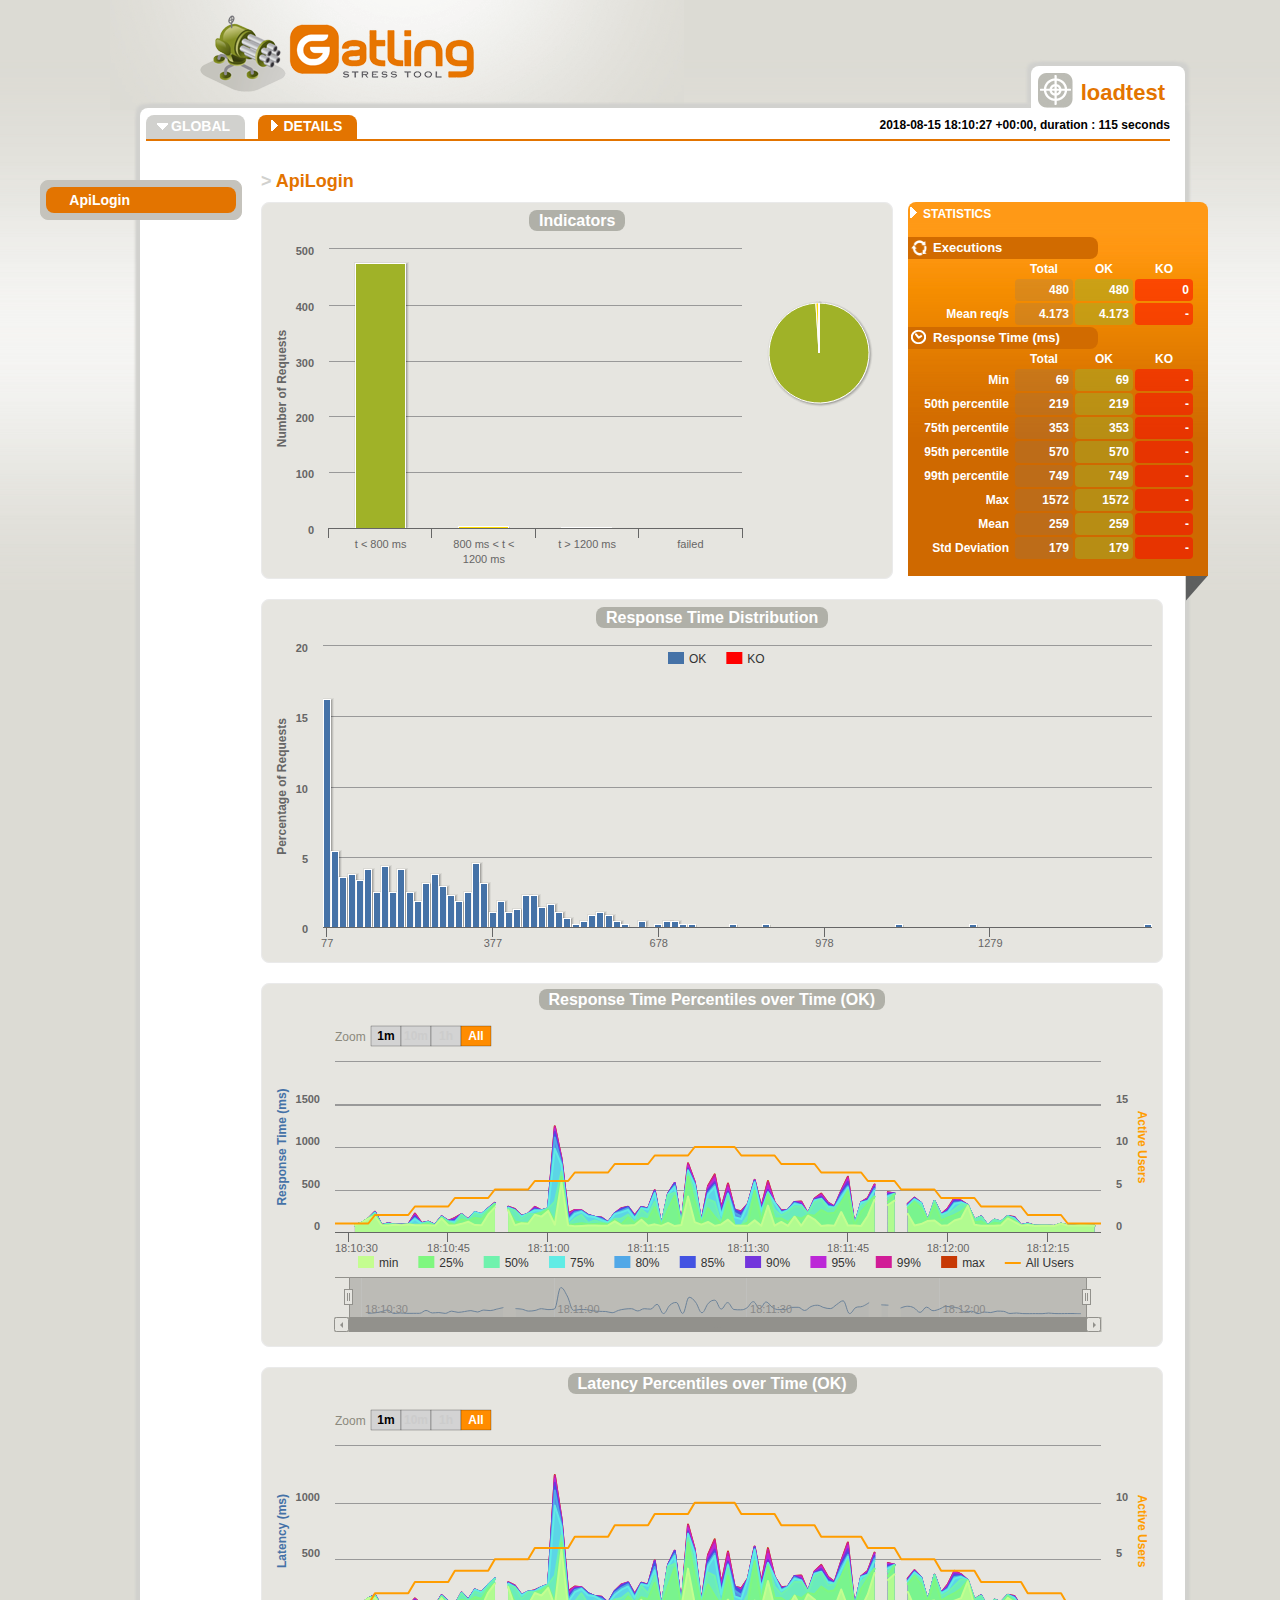
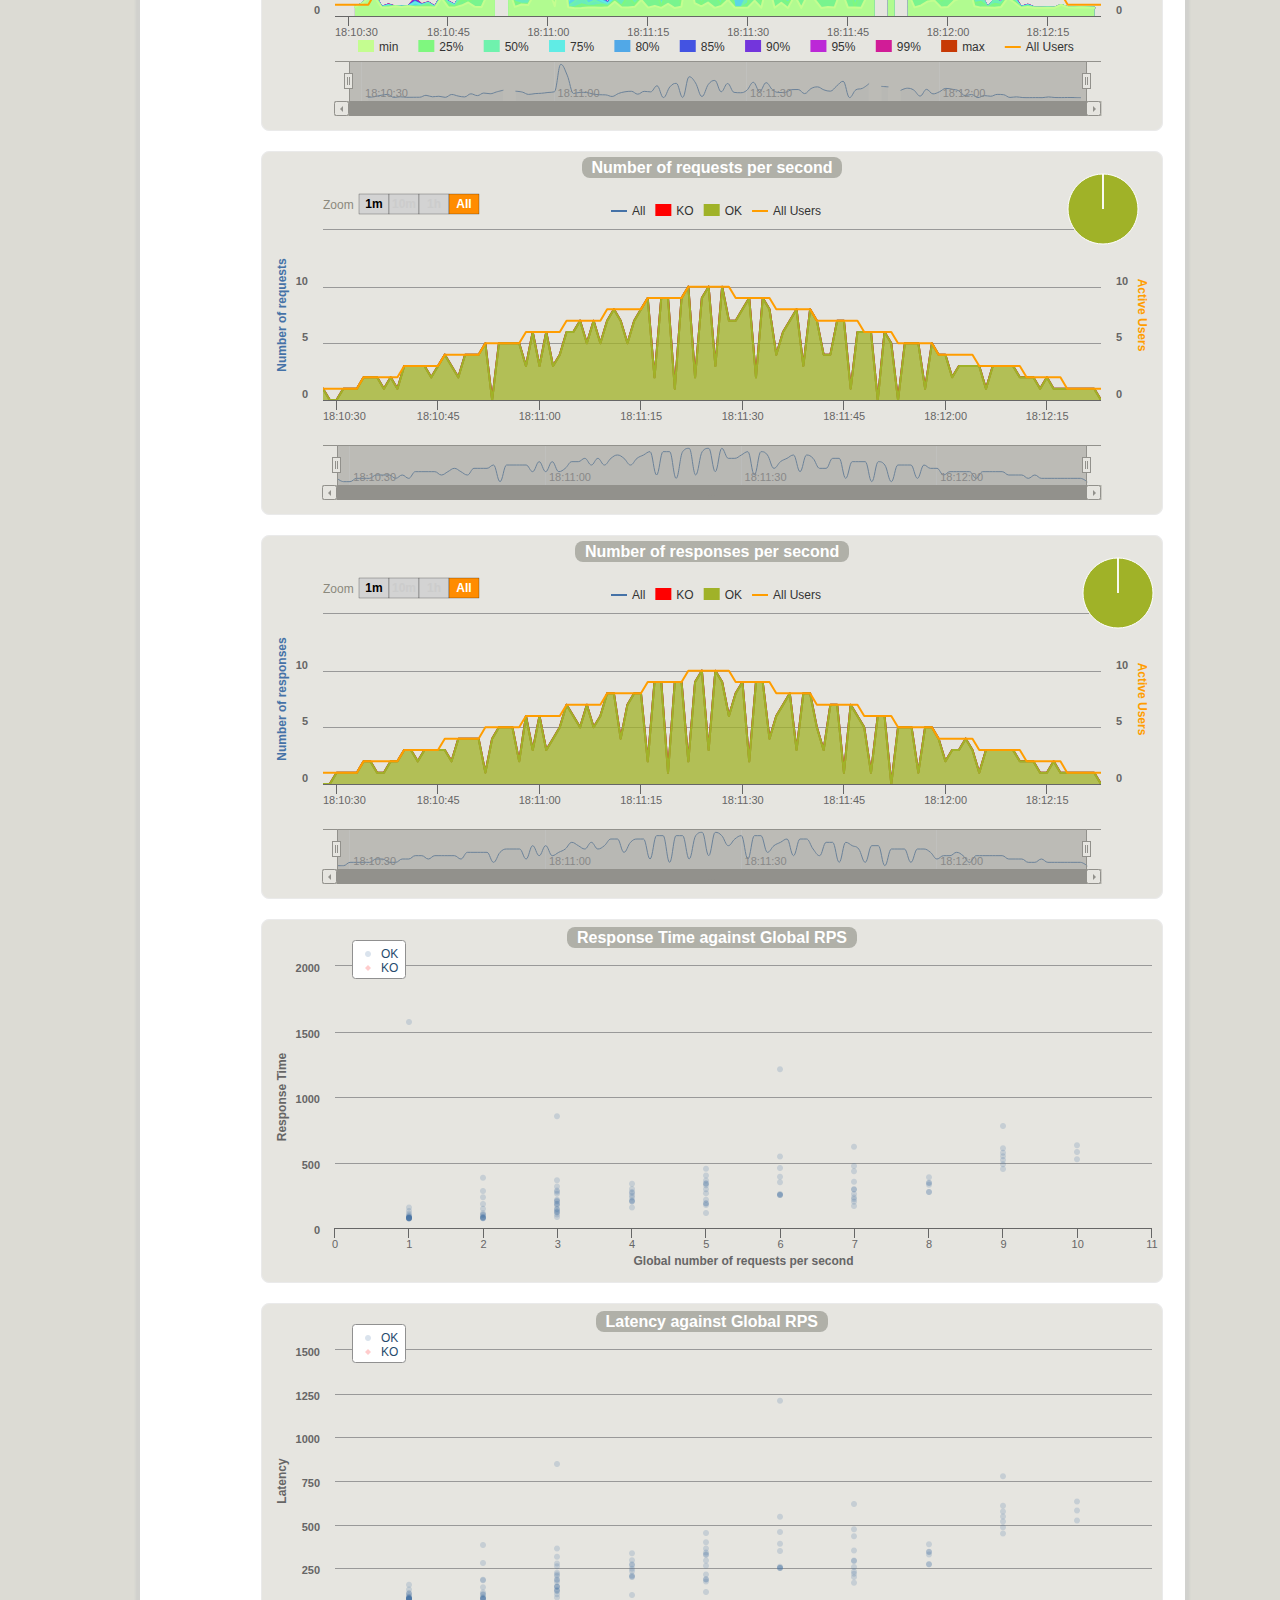
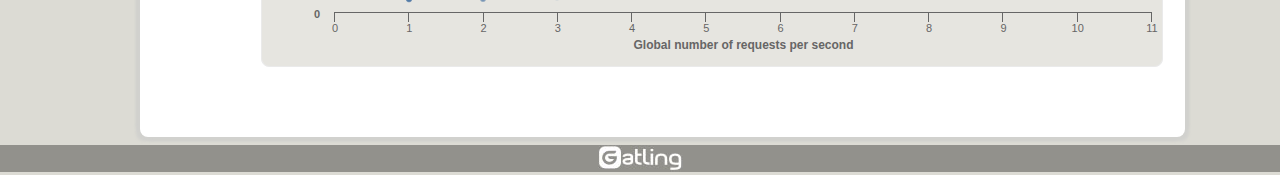
<file: loadtest/target/gatling/results/loadtest-1534356627434/req_apilogin-23d40.html>
<!DOCTYPE html>
<html>
<head>
<meta charset="UTF-8">
<link rel="shortcut icon" type="image/x-icon" href="style/favicon.ico"/>
<link href="style/style.css" rel="stylesheet" type="text/css" />
<link href="style/bootstrap.min.css" rel="stylesheet" type="text/css" />
<script type="text/javascript" src="js/jquery.min.js"></script>
<script type="text/javascript" src="js/bootstrap.min.js"></script>
<script type="text/javascript" src="js/gatling.js"></script>
<script type="text/javascript" src="js/moment.min.js"></script>
<script type="text/javascript" src="js/menu.js"></script>
<script type="text/javascript" src="js/all_sessions.js"></script>
<script type="text/javascript" src="js/stats.js"></script>
<script type="text/javascript" src="js/highstock.js"></script>
<script type="text/javascript" src="js/highcharts-more.js"></script>
<script type="text/javascript" src="js/theme.js"></script>
<title>Gatling Stats - ApiLogin</title>
</head>
<body>
<div class="frise"></div>
<div class="container details">
    <div class="head">
        <a href="http://gatling.io" target="blank_" title="Gatling Home Page"><img alt="Gatling" src="style/logo.png"/></a>
    </div>
    <div class="main">
        <div class="cadre">
                <div class="onglet">
                    <img src="style/cible.png" />
                    <p><span>loadtest</span></p>
                </div>
                <div class="content">
                    <div class="sous-menu">
                        <div class="item "><a href="index.html">GLOBAL</a></div>
                        <div class="item ouvert"><a id="details_link" href="#">DETAILS</a></div>
                        <script type="text/javascript">
                          var timestamp = 1534356627434;
                          var runStartHumanDate = moment(timestamp).format("YYYY-MM-DD HH:mm:ss Z");
                          document.writeln("<p class='sim_desc' title='"+ runStartHumanDate +", duration : 115 seconds' data-content=''>");
                          document.writeln("<b>" + runStartHumanDate + ", duration : 115 seconds </b>");
                          document.writeln("</p>");
                        </script>
                    </div>
                    <div class="content-in">
                        <h1><span>> </span>ApiLogin</h1>
                        <div class="article">
                            
                        <div class="infos">
                            <div class="infos-in">
	                        <div class="infos-title">STATISTICS</div>
                                <div class="repli"></div>                               
                                <div class="info">
                                    <h2 class="first">Executions</h2>
                                    <table>
                                        <thead>
                                            <tr><th></th><th>Total</th><th>OK</th><th>KO</th></tr>
                                        </thead>
                                        <tbody>
                                            <tr>
                                                <td class="title"></td>
                                                <td id="numberOfRequests" class="total"></td>
                                                <td id="numberOfRequestsOK" class="ok"></td>
                                                <td id="numberOfRequestsKO" class="ko"></td>
                                            </tr>
                                            <tr>
                                                <td class="title">Mean req/s</td>
                                                <td id="meanNumberOfRequestsPerSecond" class="total"></td>
                                                <td id="meanNumberOfRequestsPerSecondOK" class="ok"></td>
                                                <td id="meanNumberOfRequestsPerSecondKO" class="ko"></td>
                                            </tr>
                                        </tbody>
                                    </table>
                                    <h2 class="second">Response Time (ms)</h2>
                                    <table>
                                        <thead>
                                            <tr>
                                                <th></th>
                                                <th>Total</th>
                                                <th>OK</th>
                                                <th>KO</th>
                                            </tr>
                                        </thead>
                                        <tbody>
                                            <tr>
                                                <td class="title">Min</td>
                                                <td id="minResponseTime" class="total"></td>
                                                <td id="minResponseTimeOK" class="ok"></td>
                                                <td id="minResponseTimeKO" class="ko"></td>
                                            </tr>
                                            <tr>
                                                <td class="title">50th percentile</td>
                                                <td id="percentiles1" class="total"></td>
                                                <td id="percentiles1OK" class="ok"></td>
                                                <td id="percentiles1KO" class="ko"></td>
                                            </tr>
                                            <tr>
                                                <td class="title">75th percentile</td>
                                                <td id="percentiles2" class="total"></td>
                                                <td id="percentiles2OK" class="ok"></td>
                                                <td id="percentiles2KO" class="ko"></td>
                                            </tr>
                                            <tr>
                                                <td class="title">95th percentile</td>
                                                <td id="percentiles3" class="total"></td>
                                                <td id="percentiles3OK" class="ok"></td>
                                                <td id="percentiles3KO" class="ko"></td>
                                            </tr>
                                            <tr>
                                                <td class="title">99th percentile</td>
                                                <td id="percentiles4" class="total"></td>
                                                <td id="percentiles4OK" class="ok"></td>
                                                <td id="percentiles4KO" class="ko"></td>
                                            </tr>
                                            <tr>
                                                <td class="title">Max</td>
                                                <td id="maxResponseTime" class="total"></td>
                                                <td id="maxResponseTimeOK" class="ok"></td>
                                                <td id="maxResponseTimeKO" class="ko"></td>
                                            </tr>
                                            <tr>
                                                <td class="title">Mean</td>
                                                <td id="meanResponseTime" class="total"></td>
                                                <td id="meanResponseTimeOK" class="ok"></td>
                                                <td id="meanResponseTimeKO" class="ko"></td>
                                            </tr>
                                            <tr>
                                                <td class="title">Std Deviation</td>
                                                <td id="standardDeviation" class="total"></td>
                                                <td id="standardDeviationOK" class="ok"></td>
                                                <td id="standardDeviationKO" class="ko"></td>
                                            </tr>
                                        </tbody>
                                    </table>
                                </div>
                            </div>
                        </div>

            <div class="schema demi">
              <div id="container_indicators" class="demi"></div>
            </div>

            <div class="schema geant">
              <div id="container_distrib" class="geant"></div>
            </div>

            <div class="schema geant">
              <div id="container" class="geant"></div>
            </div>

            <div class="schema geant">
              <div id="container_latency" class="geant"></div>
            </div>

            <div class="schema geant">
              <a name="requests"></a>
                <div id="container_requests" class="geant"></div>
            </div>

            <div class="schema geant">
              <a name="responses"></a>
                <div id="container_responses" class="geant"></div>
            </div>

            <div class="schema geant">
              <div id="container_response_time_dispersion" class="geant"></div>
            </div>

            <div class="schema geant">
              <div id="container_latency_dispersion" class="geant"></div>
            </div>

                        </div>
                    </div>
                </div>
        </div>
    </div>
    <div class="nav">
        <ul></ul>
    </div>
</div>
<div class="foot">
    <a href="http://gatling.io" title="Gatling Home Page"><img alt="Gatling" src="style/logo-gatling.jpg"/></a>
</div>
<script type="text/javascript">
    var pageStats = stats.contents['req_apilogin-23d40'].stats;
    $(document).ready(function() {
        $('.sim_desc').popover({trigger:'hover', placement:'bottom'});
        setDetailsLinkUrl();
        setDetailsMenu();
        setActiveMenu();
        fillStats(pageStats);
        
Highcharts.setOptions({
  global: { useUTC: false }
});

var indicatorsChart = new Highcharts.Chart({
  chart: {
    renderTo: 'container_indicators',
    marginRight: 150
  },
  credits: { enabled: false },
  legend: { enabled: false },
  title: { text: 'A title to let highcharts reserve the place for the title set later' },
  xAxis: {
    categories: [
      pageStats.group1.name,
      pageStats.group2.name,
      pageStats.group3.name,
      pageStats.group4.name
    ]
  },
  yAxis: {
    title: { text: 'Number of Requests' }
  },
  tooltip: {
    formatter: function() {
      var s;
      if (this.point.name) { // the pie chart
        s = ''+ this.point.name +': '+ this.y +'% requests';
      } else {
        s = ''+ this.y + ' requests';
      }
      return s;
    }
  },
  plotOptions: {
    series: {
      stacking: 'normal',
      shadow: true
    }
  },
  series: [
    {
      type: 'column',
      color: '#A0B228',
      data: [pageStats.group1.count,0,0,0],
      tooltip: { yDecimals: 0, ySuffix: 'ms' }
    },
    {
      type: 'column',
      color: '#FFDD00',
      data: [0,pageStats.group2.count,0,0],
      tooltip: { yDecimals: 0, ySuffix: 'ms' }
    },
    {
      type: 'column',
      color: '#FF9D00',
      data: [0,0,pageStats.group3.count,0],
      tooltip: { yDecimals: 0, ySuffix: 'ms' }
    },
    {
      type: 'column',
      color: '#FF0000',
      data: [0,0,0,pageStats.group4.count],
      tooltip: { yDecimals: 0, ySuffix: 'ms' }
    },
    {
      type: 'pie',
      name: 'Percentages',
      data: [
        {
          name: pageStats.group1.name,
          y: pageStats.group1.percentage,
          color: '#A0B228'
        },
        {
          name: pageStats.group2.name,
          y: pageStats.group2.percentage,
          color: '#FFDD00'
        },
        {
          name: pageStats.group3.name,
          y: pageStats.group3.percentage,
          color: '#FF9D00'
        },
        {
          name: pageStats.group4.name,
          y: pageStats.group4.percentage,
          color: '#FF0000'
        }
      ],
      center: [470, 85],
      size: 100,
      showInLegend: false,
      dataLabels: { enabled: false }
    }
  ]
});

indicatorsChart.setTitle({
  text: '<span class="chart_title">Indicators</span>',
  useHTML: true
});

	    $('#container_errors').sortable('#container_errors');
    
var responseTimeDistributionChart = new Highcharts.Chart({
  chart: {
    renderTo: 'container_distrib',
    type: 'column'
  },
  credits: {
    enabled: false
  },
  legend: {
    enabled: true,
    floating: true,
    y: -285,
    borderWidth: 0,
    itemStyle: {
      fontWeight: "normal"
    }
  },
  title: {
    text: 'A title to let highcharts reserve the place for the title set later'
  },
  xAxis: {
    categories: ['77', '92', '107', '122', '137', '152', '167', '182', '197', '212', '227', '242', '257', '272', '287', '302', '317', '332', '347', '362', '377', '392', '407', '422', '437', '452', '467', '482', '497', '512', '527', '542', '557', '573', '588', '603', '618', '633', '648', '663', '678', '693', '708', '723', '738', '753', '768', '783', '798', '813', '828', '843', '858', '873', '888', '903', '918', '933', '948', '963', '978', '993', '1008', '1023', '1038', '1053', '1068', '1084', '1099', '1114', '1129', '1144', '1159', '1174', '1189', '1204', '1219', '1234', '1249', '1264', '1279', '1294', '1309', '1324', '1339', '1354', '1369', '1384', '1399', '1414', '1429', '1444', '1459', '1474', '1489', '1504', '1519', '1534', '1549', '1564'],
    tickInterval: 20
  },
  yAxis: {
    min: 0,
    title: {
      text: 'Percentage of Requests'
    }
  },
  tooltip: {
    formatter: function() {
      return '<b>'+ this.x +' ms</b><br/>'+
      this.series.name +': '+ this.y +' %<br/>'+
      'Total: '+ this.point.stackTotal + ' %';
    }
  },
  plotOptions: {
    series: {
      groupPadding: 0,
      stacking: 'normal',
      shadow: true
    }
  },
  series: [
  	{
type: 'column',
color: '#4572A7',
name: 'OK',
data: [
  16.25,5.41,3.54,3.75,3.33,4.16,2.5,4.37,2.5,4.16,2.5,1.87,3.12,3.75,2.91,2.29,1.87,2.5,4.58,3.12,1.04,1.87,1.04,1.25,2.29,2.29,1.45,1.66,1.04,0.62,0.2,0.41,0.83,1.04,0.83,0.41,0.2,0.0,0.41,0.0,0.2,0.41,0.41,0.2,0.2,0.0,0.0,0.0,0.0,0.2,0.0,0.0,0.0,0.2,0.0,0.0,0.0,0.0,0.0,0.0,0.0,0.0,0.0,0.0,0.0,0.0,0.0,0.0,0.0,0.2,0.0,0.0,0.0,0.0,0.0,0.0,0.0,0.0,0.2,0.0,0.0,0.0,0.0,0.0,0.0,0.0,0.0,0.0,0.0,0.0,0.0,0.0,0.0,0.0,0.0,0.0,0.0,0.0,0.0,0.2
],
tooltip: { yDecimals: 0, ySuffix: 'ms' }
},
  	{
type: 'column',
color: '#FF0000',
name: 'KO',
data: [
  0.0,0.0,0.0,0.0,0.0,0.0,0.0,0.0,0.0,0.0,0.0,0.0,0.0,0.0,0.0,0.0,0.0,0.0,0.0,0.0,0.0,0.0,0.0,0.0,0.0,0.0,0.0,0.0,0.0,0.0,0.0,0.0,0.0,0.0,0.0,0.0,0.0,0.0,0.0,0.0,0.0,0.0,0.0,0.0,0.0,0.0,0.0,0.0,0.0,0.0,0.0,0.0,0.0,0.0,0.0,0.0,0.0,0.0,0.0,0.0,0.0,0.0,0.0,0.0,0.0,0.0,0.0,0.0,0.0,0.0,0.0,0.0,0.0,0.0,0.0,0.0,0.0,0.0,0.0,0.0,0.0,0.0,0.0,0.0,0.0,0.0,0.0,0.0,0.0,0.0,0.0,0.0,0.0,0.0,0.0,0.0,0.0,0.0,0.0,0.0
],
tooltip: { yDecimals: 0, ySuffix: 'ms' }
}
  ]
});

responseTimeDistributionChart.setTitle({
  text: '<span class="chart_title">Response Time Distribution</span>',
  useHTML: true
});

var responseTimeChart = new Highcharts.StockChart({
  chart: {
    renderTo: 'container',
    zoomType: 'x'
  },
  colors: ['#C4FD90', '#7FF77F', '#6FF2AD', '#60ECE5', '#51A8E7', '#4353E2', '#7335DC', '#BC28D7', '#D11C97', '#C73905', 'Orange'],
  credits: { enabled: false },
  legend: {
    enabled: true,
    floating: true,
    y: -65,
    borderWidth: 0,
    itemStyle: { fontWeight: "normal" }
  },
  title: { text: 'A title to let highcharts reserve the place for the title set later' },
  navigator: { baseSeries: 9 },
  rangeSelector: {
    rangeSelector: { align: "left" },
    buttonSpacing: 0,
    buttonTheme: {
      fill: 'LightGrey',
      padding: 1,
      stroke: 'Black',
      'stroke-width': 0.25,
      style: {
        color: 'Black',
        fontWeight: 'bold',
      },
      states: {
        stroke: 'Black',
        'stroke-width': 0.25,
        hover: {
          fill: 'DarkGrey',
          style: { color: 'black' }
        },
        select: {
          fill: 'DarkOrange',
          style: { color: 'white' }
        }
      }
    },
    buttons : [
      {
        type : 'minute',
        count : 1,
        text : '1m'
      }, {
        type : 'minute',
        count : 10,
        text : '10m'
      }, {
        type : 'hour',
        count : 1,
        text : '1h'
      }, {
        type : 'all',
        count : 1,
        text : 'All'
      }
    ],
    selected : 3,
    inputEnabled : false
  },
  xAxis: {
    type: 'datetime',
    ordinal: false,
    maxZoom: 10000 // three days
  },
  yAxis:[
    {
      min: 0,
      title: {
        text: 'Response Time (ms)',
        style: { color: '#4572A7' }
      },
      opposite: false
    }, {
      min: 0,
      title: {
        text: 'Active Users',
        style: { color: '#FF9D00' }
      },
      opposite: true
    }
  ],
  plotOptions: {
    arearange: { lineWidth: 1 },
    series: {
      dataGrouping: { enabled: false }
    }
  },
  series: [
  
    
         {
pointInterval: 1000,
name: 'min',
data: [
  [1534356627964,1572],[1534356628964,null],[1534356629964,null],[1534356630964,81],[1534356631964,108],[1534356632964,157],[1534356633964,188],[1534356634964,77],[1534356635964,76],[1534356636964,86],[1534356637964,79],[1534356638964,88],[1534356639964,79],[1534356640964,78],[1534356641964,78],[1534356642964,75],[1534356643964,159],[1534356644964,79],[1534356645964,77],[1534356646964,96],[1534356647964,121],[1534356648964,82],[1534356649964,80],[1534356650964,207],[1534356651964,290],[1534356652964,null],[1534356653964,256],[1534356654964,80],[1534356655964,102],[1534356656964,97],[1534356657964,203],[1534356658964,181],[1534356659964,248],[1534356660964,86],[1534356661964,588],[1534356662964,78],[1534356663964,69],[1534356664964,72],[1534356665964,76],[1534356666964,77],[1534356667964,73],[1534356668964,77],[1534356669964,125],[1534356670964,77],[1534356671964,76],[1534356672964,82],[1534356673964,144],[1534356674964,74],[1534356675964,90],[1534356676964,72],[1534356677964,108],[1534356678964,70],[1534356679964,82],[1534356680964,418],[1534356681964,117],[1534356682964,86],[1534356683964,118],[1534356684964,72],[1534356685964,89],[1534356686964,145],[1534356687964,75],[1534356688964,73],[1534356689964,75],[1534356690964,137],[1534356691964,73],[1534356692964,310],[1534356693964,74],[1534356694964,118],[1534356695964,72],[1534356696964,180],[1534356697964,73],[1534356698964,192],[1534356699964,146],[1534356700964,71],[1534356701964,79],[1534356702964,75],[1534356703964,235],[1534356704964,77],[1534356705964,76],[1534356706964,72],[1534356707964,192],[1534356708964,380],[1534356709964,null],[1534356710964,318],[1534356711964,369],[1534356712964,null],[1534356713964,213],[1534356714964,76],[1534356715964,93],[1534356716964,130],[1534356717964,136],[1534356718964,75],[1534356719964,79],[1534356720964,136],[1534356721964,158],[1534356722964,307],[1534356723964,86],[1534356724964,74],[1534356725964,75],[1534356726964,74],[1534356727964,80],[1534356728964,160],[1534356729964,120],[1534356730964,74],[1534356731964,81],[1534356732964,72],[1534356733964,73],[1534356734964,73],[1534356735964,72],[1534356736964,98],[1534356737964,77],[1534356738964,75],[1534356739964,78],[1534356740964,77],[1534356741964,74],[1534356742964,null]
],
tooltip: { yDecimals: 0, ySuffix: 'ms' },
type : 'area',
yAxis: 0,
zIndex: 10
},
         {
pointInterval: 1000,
name: '25%',
data: [
  [1534356627964,1572],[1534356628964,null],[1534356629964,null],[1534356630964,81],[1534356631964,108],[1534356632964,157],[1534356633964,200],[1534356634964,78],[1534356635964,83],[1534356636964,86],[1534356637964,81],[1534356638964,88],[1534356639964,83],[1534356640964,85],[1534356641964,95],[1534356642964,75],[1534356643964,165],[1534356644964,99],[1534356645964,83],[1534356646964,149],[1534356647964,127],[1534356648964,168],[1534356649964,152],[1534356650964,240],[1534356651964,324],[1534356652964,null],[1534356653964,258],[1534356654964,125],[1534356655964,110],[1534356656964,109],[1534356657964,207],[1534356658964,224],[1534356659964,262],[1534356660964,123],[1534356661964,650],[1534356662964,81],[1534356663964,91],[1534356664964,103],[1534356665964,90],[1534356666964,94],[1534356667964,99],[1534356668964,88],[1534356669964,141],[1534356670964,91],[1534356671964,173],[1534356672964,103],[1534356673964,165],[1534356674964,149],[1534356675964,294],[1534356676964,73],[1534356677964,267],[1534356678964,426],[1534356679964,82],[1534356680964,650],[1534356681964,363],[1534356682964,93],[1534356683964,281],[1534356684964,181],[1534356685964,95],[1534356686964,355],[1534356687964,75],[1534356688964,75],[1534356689964,115],[1534356690964,482],[1534356691964,128],[1534356692964,436],[1534356693964,161],[1534356694964,159],[1534356695964,116],[1534356696964,183],[1534356697964,157],[1534356698964,203],[1534356699964,191],[1534356700964,259],[1534356701964,217],[1534356702964,227],[1534356703964,347],[1534356704964,479],[1534356705964,76],[1534356706964,241],[1534356707964,332],[1534356708964,415],[1534356709964,null],[1534356710964,354],[1534356711964,443],[1534356712964,null],[1534356713964,282],[1534356714964,353],[1534356715964,280],[1534356716964,130],[1534356717964,326],[1534356718964,136],[1534356719964,172],[1534356720964,201],[1534356721964,242],[1534356722964,311],[1534356723964,115],[1534356724964,126],[1534356725964,75],[1534356726964,109],[1534356727964,99],[1534356728964,171],[1534356729964,132],[1534356730964,75],[1534356731964,86],[1534356732964,73],[1534356733964,73],[1534356734964,73],[1534356735964,72],[1534356736964,98],[1534356737964,77],[1534356738964,75],[1534356739964,78],[1534356740964,77],[1534356741964,74],[1534356742964,null]
],
tooltip: { yDecimals: 0, ySuffix: 'ms' },
type : 'area',
yAxis: 0,
zIndex: 9
},
         {
pointInterval: 1000,
name: '50%',
data: [
  [1534356627964,1572],[1534356628964,null],[1534356629964,null],[1534356630964,81],[1534356631964,108],[1534356632964,157],[1534356633964,213],[1534356634964,79],[1534356635964,90],[1534356636964,86],[1534356637964,83],[1534356638964,88],[1534356639964,88],[1534356640964,92],[1534356641964,113],[1534356642964,75],[1534356643964,172],[1534356644964,120],[1534356645964,92],[1534356646964,202],[1534356647964,134],[1534356648964,214],[1534356649964,192],[1534356650964,262],[1534356651964,331],[1534356652964,null],[1534356653964,273],[1534356654964,252],[1534356655964,152],[1534356656964,212],[1534356657964,211],[1534356658964,236],[1534356659964,277],[1534356660964,357],[1534356661964,713],[1534356662964,88],[1534356663964,156],[1534356664964,201],[1534356665964,108],[1534356666964,137],[1534356667964,112],[1534356668964,97],[1534356669964,156],[1534356670964,159],[1534356671964,206],[1534356672964,116],[1534356673964,265],[1534356674964,201],[1534356675964,355],[1534356676964,74],[1534356677964,433],[1534356678964,462],[1534356679964,82],[1534356680964,689],[1534356681964,468],[1534356682964,100],[1534356683964,385],[1534356684964,353],[1534356685964,102],[1534356686964,421],[1534356687964,78],[1534356688964,80],[1534356689964,193],[1534356690964,491],[1534356691964,183],[1534356692964,456],[1534356693964,261],[1534356694964,194],[1534356695964,240],[1534356696964,304],[1534356697964,301],[1534356698964,214],[1534356699964,347],[1534356700964,380],[1534356701964,272],[1534356702964,279],[1534356703964,351],[1534356704964,496],[1534356705964,76],[1534356706964,305],[1534356707964,358],[1534356708964,419],[1534356709964,null],[1534356710964,392],[1534356711964,447],[1534356712964,null],[1534356713964,285],[1534356714964,364],[1534356715964,320],[1534356716964,130],[1534356717964,362],[1534356718964,177],[1534356719964,210],[1534356720964,267],[1534356721964,326],[1534356722964,316],[1534356723964,144],[1534356724964,178],[1534356725964,75],[1534356726964,144],[1534356727964,119],[1534356728964,183],[1534356729964,144],[1534356730964,77],[1534356731964,91],[1534356732964,74],[1534356733964,73],[1534356734964,74],[1534356735964,72],[1534356736964,98],[1534356737964,77],[1534356738964,75],[1534356739964,78],[1534356740964,77],[1534356741964,74],[1534356742964,null]
],
tooltip: { yDecimals: 0, ySuffix: 'ms' },
type : 'area',
yAxis: 0,
zIndex: 8
},
         {
pointInterval: 1000,
name: '75%',
data: [
  [1534356627964,1572],[1534356628964,null],[1534356629964,null],[1534356630964,81],[1534356631964,108],[1534356632964,157],[1534356633964,225],[1534356634964,80],[1534356635964,97],[1534356636964,86],[1534356637964,85],[1534356638964,88],[1534356639964,152],[1534356640964,98],[1534356641964,117],[1534356642964,80],[1534356643964,178],[1534356644964,125],[1534356645964,116],[1534356646964,205],[1534356647964,141],[1534356648964,232],[1534356649964,209],[1534356650964,274],[1534356651964,332],[1534356652964,null],[1534356653964,285],[1534356654964,254],[1534356655964,183],[1534356656964,215],[1534356657964,253],[1534356658964,252],[1534356659964,277],[1534356660964,980],[1534356661964,791],[1534356662964,126],[1534356663964,212],[1534356664964,238],[1534356665964,184],[1534356666964,176],[1534356667964,139],[1534356668964,111],[1534356669964,210],[1534356670964,232],[1534356671964,261],[1534356672964,162],[1534356673964,278],[1534356674964,266],[1534356675964,455],[1534356676964,75],[1534356677964,441],[1534356678964,530],[1534356679964,82],[1534356680964,723],[1534356681964,551],[1534356682964,107],[1534356683964,439],[1534356684964,531],[1534356685964,191],[1534356686964,448],[1534356687964,174],[1534356688964,153],[1534356689964,326],[1534356690964,583],[1534356691964,238],[1534356692964,468],[1534356693964,342],[1534356694964,225],[1534356695964,255],[1534356696964,329],[1534356697964,314],[1534356698964,215],[1534356699964,371],[1534356700964,390],[1534356701964,297],[1534356702964,285],[1534356703964,407],[1534356704964,524],[1534356705964,76],[1534356706964,344],[1534356707964,364],[1534356708964,485],[1534356709964,null],[1534356710964,419],[1534356711964,451],[1534356712964,null],[1534356713964,306],[1534356714964,385],[1534356715964,339],[1534356716964,130],[1534356717964,363],[1534356718964,200],[1534356719964,232],[1534356720964,332],[1534356721964,347],[1534356722964,316],[1534356723964,145],[1534356724964,181],[1534356725964,75],[1534356726964,144],[1534356727964,120],[1534356728964,185],[1534356729964,160],[1534356730964,79],[1534356731964,96],[1534356732964,75],[1534356733964,73],[1534356734964,74],[1534356735964,72],[1534356736964,98],[1534356737964,77],[1534356738964,75],[1534356739964,78],[1534356740964,77],[1534356741964,74],[1534356742964,null]
],
tooltip: { yDecimals: 0, ySuffix: 'ms' },
type : 'area',
yAxis: 0,
zIndex: 7
},
         {
pointInterval: 1000,
name: '80%',
data: [
  [1534356627964,1572],[1534356628964,null],[1534356629964,null],[1534356630964,81],[1534356631964,108],[1534356632964,157],[1534356633964,228],[1534356634964,81],[1534356635964,98],[1534356636964,86],[1534356637964,85],[1534356638964,88],[1534356639964,164],[1534356640964,99],[1534356641964,118],[1534356642964,81],[1534356643964,179],[1534356644964,126],[1534356645964,126],[1534356646964,206],[1534356647964,142],[1534356648964,232],[1534356649964,209],[1534356650964,274],[1534356651964,334],[1534356652964,null],[1534356653964,287],[1534356654964,257],[1534356655964,184],[1534356656964,215],[1534356657964,262],[1534356658964,254],[1534356659964,277],[1534356660964,1113],[1534356661964,806],[1534356662964,145],[1534356663964,230],[1534356664964,246],[1534356665964,193],[1534356666964,176],[1534356667964,154],[1534356668964,111],[1534356669964,215],[1534356670964,249],[1534356671964,280],[1534356672964,168],[1534356673964,285],[1534356674964,269],[1534356675964,464],[1534356676964,76],[1534356677964,444],[1534356678964,547],[1534356679964,82],[1534356680964,727],[1534356681964,565],[1534356682964,109],[1534356683964,458],[1534356684964,551],[1534356685964,208],[1534356686964,456],[1534356687964,225],[1534356688964,185],[1534356689964,326],[1534356690964,590],[1534356691964,249],[1534356692964,468],[1534356693964,343],[1534356694964,231],[1534356695964,260],[1534356696964,342],[1534356697964,315],[1534356698964,215],[1534356699964,375],[1534356700964,391],[1534356701964,307],[1534356702964,288],[1534356703964,433],[1534356704964,539],[1534356705964,76],[1534356706964,348],[1534356707964,365],[1534356708964,507],[1534356709964,null],[1534356710964,428],[1534356711964,451],[1534356712964,null],[1534356713964,311],[1534356714964,388],[1534356715964,339],[1534356716964,130],[1534356717964,363],[1534356718964,201],[1534356719964,241],[1534356720964,345],[1534356721964,351],[1534356722964,316],[1534356723964,145],[1534356724964,181],[1534356725964,75],[1534356726964,144],[1534356727964,120],[1534356728964,185],[1534356729964,163],[1534356730964,79],[1534356731964,97],[1534356732964,75],[1534356733964,73],[1534356734964,74],[1534356735964,72],[1534356736964,98],[1534356737964,77],[1534356738964,75],[1534356739964,78],[1534356740964,77],[1534356741964,74],[1534356742964,null]
],
tooltip: { yDecimals: 0, ySuffix: 'ms' },
type : 'area',
yAxis: 0,
zIndex: 6
},
         {
pointInterval: 1000,
name: '85%',
data: [
  [1534356627964,1572],[1534356628964,null],[1534356629964,null],[1534356630964,81],[1534356631964,108],[1534356632964,157],[1534356633964,230],[1534356634964,81],[1534356635964,99],[1534356636964,86],[1534356637964,85],[1534356638964,88],[1534356639964,177],[1534356640964,101],[1534356641964,119],[1534356642964,82],[1534356643964,181],[1534356644964,127],[1534356645964,136],[1534356646964,206],[1534356647964,143],[1534356648964,233],[1534356649964,209],[1534356650964,275],[1534356651964,336],[1534356652964,null],[1534356653964,290],[1534356654964,260],[1534356655964,185],[1534356656964,215],[1534356657964,270],[1534356658964,254],[1534356659964,277],[1534356660964,1146],[1534356661964,822],[1534356662964,164],[1534356663964,237],[1534356664964,248],[1534356665964,200],[1534356666964,176],[1534356667964,164],[1534356668964,112],[1534356669964,218],[1534356670964,265],[1534356671964,293],[1534356672964,175],[1534356673964,290],[1534356674964,271],[1534356675964,474],[1534356676964,76],[1534356677964,447],[1534356678964,565],[1534356679964,82],[1534356680964,731],[1534356681964,567],[1534356682964,110],[1534356683964,478],[1534356684964,566],[1534356685964,226],[1534356686964,464],[1534356687964,259],[1534356688964,209],[1534356689964,326],[1534356690964,598],[1534356691964,260],[1534356692964,468],[1534356693964,343],[1534356694964,236],[1534356695964,260],[1534356696964,351],[1534356697964,316],[1534356698964,215],[1534356699964,379],[1534356700964,397],[1534356701964,317],[1534356702964,291],[1534356703964,454],[1534356704964,560],[1534356705964,76],[1534356706964,348],[1534356707964,373],[1534356708964,520],[1534356709964,null],[1534356710964,438],[1534356711964,452],[1534356712964,null],[1534356713964,316],[1534356714964,392],[1534356715964,339],[1534356716964,130],[1534356717964,363],[1534356718964,202],[1534356719964,250],[1534356720964,358],[1534356721964,356],[1534356722964,316],[1534356723964,145],[1534356724964,182],[1534356725964,75],[1534356726964,144],[1534356727964,121],[1534356728964,185],[1534356729964,166],[1534356730964,79],[1534356731964,98],[1534356732964,75],[1534356733964,73],[1534356734964,74],[1534356735964,72],[1534356736964,98],[1534356737964,77],[1534356738964,75],[1534356739964,78],[1534356740964,77],[1534356741964,74],[1534356742964,null]
],
tooltip: { yDecimals: 0, ySuffix: 'ms' },
type : 'area',
yAxis: 0,
zIndex: 5
},
         {
pointInterval: 1000,
name: '90%',
data: [
  [1534356627964,1572],[1534356628964,null],[1534356629964,null],[1534356630964,81],[1534356631964,108],[1534356632964,157],[1534356633964,233],[1534356634964,81],[1534356635964,101],[1534356636964,86],[1534356637964,86],[1534356638964,88],[1534356639964,190],[1534356640964,102],[1534356641964,120],[1534356642964,83],[1534356643964,182],[1534356644964,128],[1534356645964,146],[1534356646964,207],[1534356647964,145],[1534356648964,233],[1534356649964,209],[1534356650964,275],[1534356651964,338],[1534356652964,null],[1534356653964,292],[1534356654964,263],[1534356655964,186],[1534356656964,215],[1534356657964,279],[1534356658964,254],[1534356659964,277],[1534356660964,1179],[1534356661964,837],[1534356662964,183],[1534356663964,245],[1534356664964,250],[1534356665964,200],[1534356666964,176],[1534356667964,166],[1534356668964,113],[1534356669964,218],[1534356670964,271],[1534356671964,294],[1534356672964,181],[1534356673964,292],[1534356674964,273],[1534356675964,481],[1534356676964,76],[1534356677964,449],[1534356678964,574],[1534356679964,82],[1534356680964,748],[1534356681964,571],[1534356682964,112],[1534356683964,498],[1534356684964,587],[1534356685964,244],[1534356686964,480],[1534356687964,259],[1534356688964,221],[1534356689964,328],[1534356690964,604],[1534356691964,271],[1534356692964,495],[1534356693964,345],[1534356694964,242],[1534356695964,260],[1534356696964,352],[1534356697964,329],[1534356698964,215],[1534356699964,383],[1534356700964,415],[1534356701964,327],[1534356702964,294],[1534356703964,464],[1534356704964,590],[1534356705964,76],[1534356706964,349],[1534356707964,382],[1534356708964,533],[1534356709964,null],[1534356710964,448],[1534356711964,452],[1534356712964,null],[1534356713964,321],[1534356714964,396],[1534356715964,340],[1534356716964,130],[1534356717964,363],[1534356718964,203],[1534356719964,259],[1534356720964,371],[1534356721964,360],[1534356722964,316],[1534356723964,145],[1534356724964,182],[1534356725964,75],[1534356726964,144],[1534356727964,121],[1534356728964,186],[1534356729964,169],[1534356730964,80],[1534356731964,99],[1534356732964,75],[1534356733964,73],[1534356734964,74],[1534356735964,72],[1534356736964,98],[1534356737964,77],[1534356738964,75],[1534356739964,78],[1534356740964,77],[1534356741964,74],[1534356742964,null]
],
tooltip: { yDecimals: 0, ySuffix: 'ms' },
type : 'area',
yAxis: 0,
zIndex: 4
},
         {
pointInterval: 1000,
name: '95%',
data: [
  [1534356627964,1572],[1534356628964,null],[1534356629964,null],[1534356630964,81],[1534356631964,108],[1534356632964,157],[1534356633964,235],[1534356634964,81],[1534356635964,102],[1534356636964,86],[1534356637964,86],[1534356638964,88],[1534356639964,203],[1534356640964,103],[1534356641964,121],[1534356642964,84],[1534356643964,183],[1534356644964,129],[1534356645964,156],[1534356646964,208],[1534356647964,146],[1534356648964,233],[1534356649964,209],[1534356650964,275],[1534356651964,340],[1534356652964,null],[1534356653964,295],[1534356654964,266],[1534356655964,187],[1534356656964,215],[1534356657964,287],[1534356658964,254],[1534356659964,277],[1534356660964,1212],[1534356661964,853],[1534356662964,202],[1534356663964,252],[1534356664964,252],[1534356665964,200],[1534356666964,176],[1534356667964,168],[1534356668964,114],[1534356669964,219],[1534356670964,275],[1534356671964,295],[1534356672964,188],[1534356673964,293],[1534356674964,274],[1534356675964,486],[1534356676964,76],[1534356677964,450],[1534356678964,575],[1534356679964,82],[1534356680964,778],[1534356681964,581],[1534356682964,113],[1534356683964,519],[1534356684964,632],[1534356685964,262],[1534356686964,525],[1534356687964,259],[1534356688964,233],[1534356689964,330],[1534356690964,608],[1534356691964,282],[1534356692964,547],[1534356693964,346],[1534356694964,248],[1534356695964,260],[1534356696964,353],[1534356697964,344],[1534356698964,215],[1534356699964,388],[1534356700964,433],[1534356701964,337],[1534356702964,297],[1534356703964,474],[1534356704964,620],[1534356705964,76],[1534356706964,350],[1534356707964,391],[1534356708964,546],[1534356709964,null],[1534356710964,458],[1534356711964,453],[1534356712964,null],[1534356713964,326],[1534356714964,400],[1534356715964,340],[1534356716964,130],[1534356717964,363],[1534356718964,204],[1534356719964,268],[1534356720964,384],[1534356721964,364],[1534356722964,316],[1534356723964,145],[1534356724964,183],[1534356725964,75],[1534356726964,144],[1534356727964,121],[1534356728964,186],[1534356729964,172],[1534356730964,80],[1534356731964,99],[1534356732964,75],[1534356733964,73],[1534356734964,74],[1534356735964,72],[1534356736964,98],[1534356737964,77],[1534356738964,75],[1534356739964,78],[1534356740964,77],[1534356741964,74],[1534356742964,null]
],
tooltip: { yDecimals: 0, ySuffix: 'ms' },
type : 'area',
yAxis: 0,
zIndex: 3
},
         {
pointInterval: 1000,
name: '99%',
data: [
  [1534356627964,1572],[1534356628964,null],[1534356629964,null],[1534356630964,81],[1534356631964,108],[1534356632964,157],[1534356633964,237],[1534356634964,81],[1534356635964,103],[1534356636964,86],[1534356637964,86],[1534356638964,88],[1534356639964,213],[1534356640964,104],[1534356641964,121],[1534356642964,84],[1534356643964,184],[1534356644964,130],[1534356645964,164],[1534356646964,208],[1534356647964,147],[1534356648964,233],[1534356649964,209],[1534356650964,275],[1534356651964,342],[1534356652964,null],[1534356653964,297],[1534356654964,269],[1534356655964,187],[1534356656964,215],[1534356657964,294],[1534356658964,254],[1534356659964,277],[1534356660964,1238],[1534356661964,865],[1534356662964,217],[1534356663964,258],[1534356664964,254],[1534356665964,200],[1534356666964,176],[1534356667964,169],[1534356668964,114],[1534356669964,219],[1534356670964,278],[1534356671964,295],[1534356672964,193],[1534356673964,294],[1534356674964,275],[1534356675964,490],[1534356676964,76],[1534356677964,451],[1534356678964,575],[1534356679964,82],[1534356680964,802],[1534356681964,589],[1534356682964,114],[1534356683964,535],[1534356684964,669],[1534356685964,276],[1534356686964,561],[1534356687964,259],[1534356688964,242],[1534356689964,331],[1534356690964,612],[1534356691964,291],[1534356692964,588],[1534356693964,347],[1534356694964,252],[1534356695964,260],[1534356696964,353],[1534356697964,356],[1534356698964,215],[1534356699964,392],[1534356700964,447],[1534356701964,345],[1534356702964,299],[1534356703964,482],[1534356704964,643],[1534356705964,76],[1534356706964,350],[1534356707964,398],[1534356708964,556],[1534356709964,null],[1534356710964,466],[1534356711964,453],[1534356712964,null],[1534356713964,330],[1534356714964,403],[1534356715964,340],[1534356716964,130],[1534356717964,363],[1534356718964,205],[1534356719964,276],[1534356720964,395],[1534356721964,368],[1534356722964,316],[1534356723964,145],[1534356724964,183],[1534356725964,75],[1534356726964,144],[1534356727964,121],[1534356728964,186],[1534356729964,175],[1534356730964,80],[1534356731964,100],[1534356732964,75],[1534356733964,73],[1534356734964,74],[1534356735964,72],[1534356736964,98],[1534356737964,77],[1534356738964,75],[1534356739964,78],[1534356740964,77],[1534356741964,74],[1534356742964,null]
],
tooltip: { yDecimals: 0, ySuffix: 'ms' },
type : 'area',
yAxis: 0,
zIndex: 2
},
         {
pointInterval: 1000,
name: 'max',
data: [
  [1534356627964,1572],[1534356628964,null],[1534356629964,null],[1534356630964,81],[1534356631964,108],[1534356632964,157],[1534356633964,238],[1534356634964,82],[1534356635964,104],[1534356636964,86],[1534356637964,87],[1534356638964,88],[1534356639964,216],[1534356640964,105],[1534356641964,122],[1534356642964,85],[1534356643964,185],[1534356644964,131],[1534356645964,167],[1534356646964,209],[1534356647964,148],[1534356648964,234],[1534356649964,210],[1534356650964,276],[1534356651964,343],[1534356652964,null],[1534356653964,298],[1534356654964,270],[1534356655964,188],[1534356656964,216],[1534356657964,296],[1534356658964,255],[1534356659964,278],[1534356660964,1245],[1534356661964,869],[1534356662964,221],[1534356663964,260],[1534356664964,255],[1534356665964,201],[1534356666964,176],[1534356667964,170],[1534356668964,115],[1534356669964,220],[1534356670964,279],[1534356671964,296],[1534356672964,195],[1534356673964,295],[1534356674964,276],[1534356675964,491],[1534356676964,77],[1534356677964,452],[1534356678964,576],[1534356679964,82],[1534356680964,808],[1534356681964,591],[1534356682964,115],[1534356683964,540],[1534356684964,678],[1534356685964,280],[1534356686964,570],[1534356687964,259],[1534356688964,245],[1534356689964,332],[1534356690964,613],[1534356691964,294],[1534356692964,599],[1534356693964,348],[1534356694964,254],[1534356695964,261],[1534356696964,354],[1534356697964,359],[1534356698964,216],[1534356699964,393],[1534356700964,451],[1534356701964,347],[1534356702964,300],[1534356703964,485],[1534356704964,650],[1534356705964,76],[1534356706964,351],[1534356707964,400],[1534356708964,559],[1534356709964,null],[1534356710964,469],[1534356711964,454],[1534356712964,null],[1534356713964,332],[1534356714964,404],[1534356715964,341],[1534356716964,130],[1534356717964,364],[1534356718964,206],[1534356719964,278],[1534356720964,398],[1534356721964,369],[1534356722964,317],[1534356723964,146],[1534356724964,184],[1534356725964,75],[1534356726964,145],[1534356727964,122],[1534356728964,187],[1534356729964,176],[1534356730964,81],[1534356731964,101],[1534356732964,76],[1534356733964,73],[1534356734964,75],[1534356735964,72],[1534356736964,98],[1534356737964,77],[1534356738964,75],[1534356739964,78],[1534356740964,77],[1534356741964,74],[1534356742964,null]
],
tooltip: { yDecimals: 0, ySuffix: 'ms' },
type : 'area',
yAxis: 0,
zIndex: 1
},
  allUsersData
  ]
});

responseTimeChart.setTitle({
  text: '<span class="chart_title chart_title_">Response Time Percentiles over Time (OK)</span>',
  useHTML: true
});

var responseTimeChart = new Highcharts.StockChart({
  chart: {
    renderTo: 'container_latency',
    zoomType: 'x'
  },
  colors: ['#C4FD90', '#7FF77F', '#6FF2AD', '#60ECE5', '#51A8E7', '#4353E2', '#7335DC', '#BC28D7', '#D11C97', '#C73905', 'Orange'],
  credits: { enabled: false },
  legend: {
    enabled: true,
    floating: true,
    y: -65,
    borderWidth: 0,
    itemStyle: { fontWeight: "normal" }
  },
  title: { text: 'A title to let highcharts reserve the place for the title set later' },
  navigator: { baseSeries: 9 },
  rangeSelector: {
    rangeSelector: { align: "left" },
    buttonSpacing: 0,
    buttonTheme: {
      fill: 'LightGrey',
      padding: 1,
      stroke: 'Black',
      'stroke-width': 0.25,
      style: {
        color: 'Black',
        fontWeight: 'bold',
      },
      states: {
        stroke: 'Black',
        'stroke-width': 0.25,
        hover: {
          fill: 'DarkGrey',
          style: { color: 'black' }
        },
        select: {
          fill: 'DarkOrange',
          style: { color: 'white' }
        }
      }
    },
    buttons : [
      {
        type : 'minute',
        count : 1,
        text : '1m'
      }, {
        type : 'minute',
        count : 10,
        text : '10m'
      }, {
        type : 'hour',
        count : 1,
        text : '1h'
      }, {
        type : 'all',
        count : 1,
        text : 'All'
      }
    ],
    selected : 3,
    inputEnabled : false
  },
  xAxis: {
    type: 'datetime',
    ordinal: false,
    maxZoom: 10000 // three days
  },
  yAxis:[
    {
      min: 0,
      title: {
        text: 'Latency (ms)',
        style: { color: '#4572A7' }
      },
      opposite: false
    }, {
      min: 0,
      title: {
        text: 'Active Users',
        style: { color: '#FF9D00' }
      },
      opposite: true
    }
  ],
  plotOptions: {
    arearange: { lineWidth: 1 },
    series: {
      dataGrouping: { enabled: false }
    }
  },
  series: [
  
    
         {
pointInterval: 1000,
name: 'min',
data: [
  [1534356627964,106],[1534356628964,null],[1534356629964,null],[1534356630964,80],[1534356631964,107],[1534356632964,156],[1534356633964,162],[1534356634964,76],[1534356635964,75],[1534356636964,85],[1534356637964,79],[1534356638964,87],[1534356639964,78],[1534356640964,77],[1534356641964,77],[1534356642964,74],[1534356643964,158],[1534356644964,78],[1534356645964,76],[1534356646964,92],[1534356647964,119],[1534356648964,81],[1534356649964,79],[1534356650964,207],[1534356651964,285],[1534356652964,null],[1534356653964,256],[1534356654964,80],[1534356655964,102],[1534356656964,97],[1534356657964,203],[1534356658964,181],[1534356659964,248],[1534356660964,86],[1534356661964,588],[1534356662964,78],[1534356663964,69],[1534356664964,71],[1534356665964,76],[1534356666964,76],[1534356667964,73],[1534356668964,77],[1534356669964,125],[1534356670964,77],[1534356671964,76],[1534356672964,81],[1534356673964,143],[1534356674964,74],[1534356675964,89],[1534356676964,72],[1534356677964,108],[1534356678964,70],[1534356679964,81],[1534356680964,418],[1534356681964,114],[1534356682964,85],[1534356683964,118],[1534356684964,72],[1534356685964,89],[1534356686964,144],[1534356687964,75],[1534356688964,73],[1534356689964,75],[1534356690964,136],[1534356691964,73],[1534356692964,309],[1534356693964,73],[1534356694964,117],[1534356695964,71],[1534356696964,180],[1534356697964,72],[1534356698964,192],[1534356699964,146],[1534356700964,71],[1534356701964,79],[1534356702964,74],[1534356703964,234],[1534356704964,76],[1534356705964,75],[1534356706964,72],[1534356707964,192],[1534356708964,380],[1534356709964,null],[1534356710964,318],[1534356711964,368],[1534356712964,null],[1534356713964,212],[1534356714964,76],[1534356715964,93],[1534356716964,129],[1534356717964,136],[1534356718964,75],[1534356719964,79],[1534356720964,136],[1534356721964,158],[1534356722964,306],[1534356723964,86],[1534356724964,74],[1534356725964,75],[1534356726964,73],[1534356727964,80],[1534356728964,160],[1534356729964,119],[1534356730964,73],[1534356731964,80],[1534356732964,72],[1534356733964,73],[1534356734964,73],[1534356735964,72],[1534356736964,98],[1534356737964,77],[1534356738964,75],[1534356739964,78],[1534356740964,76],[1534356741964,73],[1534356742964,null]
],
tooltip: { yDecimals: 0, ySuffix: 'ms' },
type : 'area',
yAxis: 0,
zIndex: 10
},
         {
pointInterval: 1000,
name: '25%',
data: [
  [1534356627964,106],[1534356628964,null],[1534356629964,null],[1534356630964,80],[1534356631964,107],[1534356632964,156],[1534356633964,168],[1534356634964,77],[1534356635964,82],[1534356636964,85],[1534356637964,80],[1534356638964,87],[1534356639964,82],[1534356640964,84],[1534356641964,95],[1534356642964,74],[1534356643964,164],[1534356644964,98],[1534356645964,82],[1534356646964,146],[1534356647964,125],[1534356648964,167],[1534356649964,151],[1534356650964,240],[1534356651964,289],[1534356652964,null],[1534356653964,257],[1534356654964,125],[1534356655964,109],[1534356656964,109],[1534356657964,206],[1534356658964,224],[1534356659964,262],[1534356660964,123],[1534356661964,649],[1534356662964,80],[1534356663964,78],[1534356664964,103],[1534356665964,89],[1534356666964,93],[1534356667964,99],[1534356668964,87],[1534356669964,140],[1534356670964,90],[1534356671964,173],[1534356672964,103],[1534356673964,165],[1534356674964,148],[1534356675964,294],[1534356676964,73],[1534356677964,267],[1534356678964,426],[1534356679964,81],[1534356680964,649],[1534356681964,363],[1534356682964,92],[1534356683964,280],[1534356684964,181],[1534356685964,95],[1534356686964,354],[1534356687964,75],[1534356688964,75],[1534356689964,115],[1534356690964,482],[1534356691964,128],[1534356692964,435],[1534356693964,160],[1534356694964,159],[1534356695964,116],[1534356696964,182],[1534356697964,157],[1534356698964,202],[1534356699964,191],[1534356700964,259],[1534356701964,217],[1534356702964,227],[1534356703964,347],[1534356704964,478],[1534356705964,75],[1534356706964,241],[1534356707964,332],[1534356708964,415],[1534356709964,null],[1534356710964,353],[1534356711964,443],[1534356712964,null],[1534356713964,282],[1534356714964,352],[1534356715964,280],[1534356716964,129],[1534356717964,325],[1534356718964,136],[1534356719964,172],[1534356720964,201],[1534356721964,241],[1534356722964,311],[1534356723964,115],[1534356724964,125],[1534356725964,75],[1534356726964,108],[1534356727964,99],[1534356728964,171],[1534356729964,131],[1534356730964,75],[1534356731964,85],[1534356732964,73],[1534356733964,73],[1534356734964,73],[1534356735964,72],[1534356736964,98],[1534356737964,77],[1534356738964,75],[1534356739964,78],[1534356740964,76],[1534356741964,73],[1534356742964,null]
],
tooltip: { yDecimals: 0, ySuffix: 'ms' },
type : 'area',
yAxis: 0,
zIndex: 9
},
         {
pointInterval: 1000,
name: '50%',
data: [
  [1534356627964,106],[1534356628964,null],[1534356629964,null],[1534356630964,80],[1534356631964,107],[1534356632964,156],[1534356633964,174],[1534356634964,78],[1534356635964,89],[1534356636964,85],[1534356637964,82],[1534356638964,87],[1534356639964,87],[1534356640964,92],[1534356641964,113],[1534356642964,75],[1534356643964,171],[1534356644964,119],[1534356645964,89],[1534356646964,200],[1534356647964,131],[1534356648964,214],[1534356649964,192],[1534356650964,262],[1534356651964,323],[1534356652964,null],[1534356653964,272],[1534356654964,251],[1534356655964,151],[1534356656964,211],[1534356657964,210],[1534356658964,235],[1534356659964,276],[1534356660964,356],[1534356661964,711],[1534356662964,88],[1534356663964,127],[1534356664964,201],[1534356665964,108],[1534356666964,137],[1534356667964,112],[1534356668964,97],[1534356669964,145],[1534356670964,158],[1534356671964,206],[1534356672964,116],[1534356673964,265],[1534356674964,201],[1534356675964,354],[1534356676964,74],[1534356677964,433],[1534356678964,462],[1534356679964,81],[1534356680964,689],[1534356681964,468],[1534356682964,99],[1534356683964,385],[1534356684964,353],[1534356685964,101],[1534356686964,420],[1534356687964,77],[1534356688964,79],[1534356689964,193],[1534356690964,491],[1534356691964,183],[1534356692964,454],[1534356693964,260],[1534356694964,194],[1534356695964,239],[1534356696964,303],[1534356697964,301],[1534356698964,213],[1534356699964,347],[1534356700964,380],[1534356701964,272],[1534356702964,278],[1534356703964,350],[1534356704964,496],[1534356705964,75],[1534356706964,305],[1534356707964,358],[1534356708964,419],[1534356709964,null],[1534356710964,392],[1534356711964,447],[1534356712964,null],[1534356713964,284],[1534356714964,364],[1534356715964,320],[1534356716964,129],[1534356717964,362],[1534356718964,177],[1534356719964,210],[1534356720964,267],[1534356721964,325],[1534356722964,316],[1534356723964,144],[1534356724964,177],[1534356725964,75],[1534356726964,144],[1534356727964,119],[1534356728964,183],[1534356729964,143],[1534356730964,77],[1534356731964,90],[1534356732964,74],[1534356733964,73],[1534356734964,74],[1534356735964,72],[1534356736964,98],[1534356737964,77],[1534356738964,75],[1534356739964,78],[1534356740964,76],[1534356741964,73],[1534356742964,null]
],
tooltip: { yDecimals: 0, ySuffix: 'ms' },
type : 'area',
yAxis: 0,
zIndex: 8
},
         {
pointInterval: 1000,
name: '75%',
data: [
  [1534356627964,106],[1534356628964,null],[1534356629964,null],[1534356630964,80],[1534356631964,107],[1534356632964,156],[1534356633964,180],[1534356634964,79],[1534356635964,96],[1534356636964,85],[1534356637964,84],[1534356638964,87],[1534356639964,121],[1534356640964,97],[1534356641964,117],[1534356642964,79],[1534356643964,177],[1534356644964,124],[1534356645964,95],[1534356646964,203],[1534356647964,137],[1534356648964,232],[1534356649964,209],[1534356650964,273],[1534356651964,331],[1534356652964,null],[1534356653964,285],[1534356654964,253],[1534356655964,183],[1534356656964,214],[1534356657964,218],[1534356658964,252],[1534356659964,277],[1534356660964,975],[1534356661964,787],[1534356662964,126],[1534356663964,210],[1534356664964,238],[1534356665964,184],[1534356666964,174],[1534356667964,138],[1534356668964,110],[1534356669964,187],[1534356670964,232],[1534356671964,261],[1534356672964,162],[1534356673964,278],[1534356674964,266],[1534356675964,403],[1534356676964,75],[1534356677964,441],[1534356678964,530],[1534356679964,81],[1534356680964,723],[1534356681964,551],[1534356682964,106],[1534356683964,439],[1534356684964,531],[1534356685964,190],[1534356686964,448],[1534356687964,173],[1534356688964,152],[1534356689964,325],[1534356690964,582],[1534356691964,238],[1534356692964,468],[1534356693964,342],[1534356694964,224],[1534356695964,254],[1534356696964,329],[1534356697964,314],[1534356698964,214],[1534356699964,371],[1534356700964,390],[1534356701964,297],[1534356702964,284],[1534356703964,407],[1534356704964,524],[1534356705964,75],[1534356706964,343],[1534356707964,364],[1534356708964,485],[1534356709964,null],[1534356710964,419],[1534356711964,451],[1534356712964,null],[1534356713964,305],[1534356714964,384],[1534356715964,338],[1534356716964,129],[1534356717964,362],[1534356718964,199],[1534356719964,232],[1534356720964,332],[1534356721964,346],[1534356722964,316],[1534356723964,145],[1534356724964,180],[1534356725964,75],[1534356726964,144],[1534356727964,120],[1534356728964,185],[1534356729964,159],[1534356730964,79],[1534356731964,95],[1534356732964,75],[1534356733964,73],[1534356734964,74],[1534356735964,72],[1534356736964,98],[1534356737964,77],[1534356738964,75],[1534356739964,78],[1534356740964,76],[1534356741964,73],[1534356742964,null]
],
tooltip: { yDecimals: 0, ySuffix: 'ms' },
type : 'area',
yAxis: 0,
zIndex: 7
},
         {
pointInterval: 1000,
name: '80%',
data: [
  [1534356627964,106],[1534356628964,null],[1534356629964,null],[1534356630964,80],[1534356631964,107],[1534356632964,156],[1534356633964,182],[1534356634964,80],[1534356635964,97],[1534356636964,85],[1534356637964,84],[1534356638964,87],[1534356639964,127],[1534356640964,98],[1534356641964,117],[1534356642964,80],[1534356643964,178],[1534356644964,125],[1534356645964,95],[1534356646964,204],[1534356647964,139],[1534356648964,232],[1534356649964,209],[1534356650964,273],[1534356651964,331],[1534356652964,null],[1534356653964,287],[1534356654964,256],[1534356655964,183],[1534356656964,214],[1534356657964,220],[1534356658964,254],[1534356659964,277],[1534356660964,1108],[1534356661964,802],[1534356662964,145],[1534356663964,229],[1534356664964,246],[1534356665964,193],[1534356666964,174],[1534356667964,153],[1534356668964,111],[1534356669964,205],[1534356670964,248],[1534356671964,280],[1534356672964,168],[1534356673964,285],[1534356674964,268],[1534356675964,433],[1534356676964,75],[1534356677964,443],[1534356678964,547],[1534356679964,81],[1534356680964,727],[1534356681964,565],[1534356682964,108],[1534356683964,458],[1534356684964,551],[1534356685964,208],[1534356686964,456],[1534356687964,224],[1534356688964,184],[1534356689964,325],[1534356690964,590],[1534356691964,249],[1534356692964,468],[1534356693964,343],[1534356694964,230],[1534356695964,259],[1534356696964,341],[1534356697964,315],[1534356698964,214],[1534356699964,375],[1534356700964,391],[1534356701964,307],[1534356702964,287],[1534356703964,433],[1534356704964,539],[1534356705964,75],[1534356706964,347],[1534356707964,365],[1534356708964,507],[1534356709964,null],[1534356710964,428],[1534356711964,451],[1534356712964,null],[1534356713964,310],[1534356714964,388],[1534356715964,338],[1534356716964,129],[1534356717964,362],[1534356718964,200],[1534356719964,241],[1534356720964,345],[1534356721964,350],[1534356722964,316],[1534356723964,145],[1534356724964,181],[1534356725964,75],[1534356726964,144],[1534356727964,120],[1534356728964,185],[1534356729964,162],[1534356730964,79],[1534356731964,96],[1534356732964,75],[1534356733964,73],[1534356734964,74],[1534356735964,72],[1534356736964,98],[1534356737964,77],[1534356738964,75],[1534356739964,78],[1534356740964,76],[1534356741964,73],[1534356742964,null]
],
tooltip: { yDecimals: 0, ySuffix: 'ms' },
type : 'area',
yAxis: 0,
zIndex: 6
},
         {
pointInterval: 1000,
name: '85%',
data: [
  [1534356627964,106],[1534356628964,null],[1534356629964,null],[1534356630964,80],[1534356631964,107],[1534356632964,156],[1534356633964,183],[1534356634964,80],[1534356635964,98],[1534356636964,85],[1534356637964,84],[1534356638964,87],[1534356639964,134],[1534356640964,99],[1534356641964,118],[1534356642964,81],[1534356643964,180],[1534356644964,126],[1534356645964,96],[1534356646964,204],[1534356647964,140],[1534356648964,233],[1534356649964,209],[1534356650964,274],[1534356651964,331],[1534356652964,null],[1534356653964,290],[1534356654964,259],[1534356655964,184],[1534356656964,214],[1534356657964,221],[1534356658964,254],[1534356659964,277],[1534356660964,1142],[1534356661964,818],[1534356662964,163],[1534356663964,236],[1534356664964,248],[1534356665964,200],[1534356666964,174],[1534356667964,163],[1534356668964,112],[1534356669964,218],[1534356670964,264],[1534356671964,293],[1534356672964,175],[1534356673964,290],[1534356674964,270],[1534356675964,463],[1534356676964,75],[1534356677964,446],[1534356678964,565],[1534356679964,81],[1534356680964,731],[1534356681964,567],[1534356682964,109],[1534356683964,477],[1534356684964,566],[1534356685964,226],[1534356686964,464],[1534356687964,258],[1534356688964,209],[1534356689964,325],[1534356690964,598],[1534356691964,260],[1534356692964,468],[1534356693964,343],[1534356694964,236],[1534356695964,259],[1534356696964,350],[1534356697964,316],[1534356698964,214],[1534356699964,379],[1534356700964,397],[1534356701964,316],[1534356702964,290],[1534356703964,454],[1534356704964,559],[1534356705964,75],[1534356706964,347],[1534356707964,373],[1534356708964,520],[1534356709964,null],[1534356710964,438],[1534356711964,451],[1534356712964,null],[1534356713964,315],[1534356714964,392],[1534356715964,339],[1534356716964,129],[1534356717964,362],[1534356718964,201],[1534356719964,250],[1534356720964,358],[1534356721964,355],[1534356722964,316],[1534356723964,145],[1534356724964,181],[1534356725964,75],[1534356726964,144],[1534356727964,121],[1534356728964,185],[1534356729964,166],[1534356730964,79],[1534356731964,97],[1534356732964,75],[1534356733964,73],[1534356734964,74],[1534356735964,72],[1534356736964,98],[1534356737964,77],[1534356738964,75],[1534356739964,78],[1534356740964,76],[1534356741964,73],[1534356742964,null]
],
tooltip: { yDecimals: 0, ySuffix: 'ms' },
type : 'area',
yAxis: 0,
zIndex: 5
},
         {
pointInterval: 1000,
name: '90%',
data: [
  [1534356627964,106],[1534356628964,null],[1534356629964,null],[1534356630964,80],[1534356631964,107],[1534356632964,156],[1534356633964,184],[1534356634964,80],[1534356635964,100],[1534356636964,85],[1534356637964,85],[1534356638964,87],[1534356639964,141],[1534356640964,100],[1534356641964,119],[1534356642964,82],[1534356643964,181],[1534356644964,127],[1534356645964,96],[1534356646964,205],[1534356647964,141],[1534356648964,233],[1534356649964,209],[1534356650964,274],[1534356651964,331],[1534356652964,null],[1534356653964,292],[1534356654964,262],[1534356655964,185],[1534356656964,214],[1534356657964,223],[1534356658964,254],[1534356659964,277],[1534356660964,1176],[1534356661964,833],[1534356662964,182],[1534356663964,244],[1534356664964,250],[1534356665964,200],[1534356666964,175],[1534356667964,165],[1534356668964,113],[1534356669964,218],[1534356670964,270],[1534356671964,294],[1534356672964,181],[1534356673964,291],[1534356674964,272],[1534356675964,481],[1534356676964,75],[1534356677964,448],[1534356678964,574],[1534356679964,81],[1534356680964,748],[1534356681964,571],[1534356682964,111],[1534356683964,497],[1534356684964,587],[1534356685964,244],[1534356686964,480],[1534356687964,258],[1534356688964,221],[1534356689964,327],[1534356690964,604],[1534356691964,271],[1534356692964,495],[1534356693964,344],[1534356694964,242],[1534356695964,259],[1534356696964,351],[1534356697964,329],[1534356698964,214],[1534356699964,383],[1534356700964,415],[1534356701964,326],[1534356702964,293],[1534356703964,464],[1534356704964,589],[1534356705964,75],[1534356706964,348],[1534356707964,382],[1534356708964,533],[1534356709964,null],[1534356710964,448],[1534356711964,452],[1534356712964,null],[1534356713964,321],[1534356714964,396],[1534356715964,339],[1534356716964,129],[1534356717964,363],[1534356718964,202],[1534356719964,259],[1534356720964,371],[1534356721964,359],[1534356722964,316],[1534356723964,145],[1534356724964,182],[1534356725964,75],[1534356726964,144],[1534356727964,121],[1534356728964,186],[1534356729964,169],[1534356730964,80],[1534356731964,98],[1534356732964,75],[1534356733964,73],[1534356734964,74],[1534356735964,72],[1534356736964,98],[1534356737964,77],[1534356738964,75],[1534356739964,78],[1534356740964,76],[1534356741964,73],[1534356742964,null]
],
tooltip: { yDecimals: 0, ySuffix: 'ms' },
type : 'area',
yAxis: 0,
zIndex: 4
},
         {
pointInterval: 1000,
name: '95%',
data: [
  [1534356627964,106],[1534356628964,null],[1534356629964,null],[1534356630964,80],[1534356631964,107],[1534356632964,156],[1534356633964,185],[1534356634964,80],[1534356635964,101],[1534356636964,85],[1534356637964,85],[1534356638964,87],[1534356639964,148],[1534356640964,101],[1534356641964,120],[1534356642964,83],[1534356643964,182],[1534356644964,128],[1534356645964,97],[1534356646964,206],[1534356647964,142],[1534356648964,233],[1534356649964,209],[1534356650964,274],[1534356651964,331],[1534356652964,null],[1534356653964,295],[1534356654964,265],[1534356655964,186],[1534356656964,214],[1534356657964,225],[1534356658964,254],[1534356659964,277],[1534356660964,1210],[1534356661964,848],[1534356662964,201],[1534356663964,252],[1534356664964,252],[1534356665964,200],[1534356666964,175],[1534356667964,167],[1534356668964,114],[1534356669964,219],[1534356670964,274],[1534356671964,295],[1534356672964,188],[1534356673964,292],[1534356674964,274],[1534356675964,485],[1534356676964,75],[1534356677964,449],[1534356678964,575],[1534356679964,81],[1534356680964,777],[1534356681964,581],[1534356682964,112],[1534356683964,518],[1534356684964,632],[1534356685964,262],[1534356686964,524],[1534356687964,258],[1534356688964,232],[1534356689964,329],[1534356690964,608],[1534356691964,281],[1534356692964,547],[1534356693964,345],[1534356694964,248],[1534356695964,259],[1534356696964,352],[1534356697964,343],[1534356698964,214],[1534356699964,388],[1534356700964,433],[1534356701964,336],[1534356702964,296],[1534356703964,474],[1534356704964,619],[1534356705964,75],[1534356706964,349],[1534356707964,391],[1534356708964,546],[1534356709964,null],[1534356710964,458],[1534356711964,452],[1534356712964,null],[1534356713964,326],[1534356714964,400],[1534356715964,340],[1534356716964,129],[1534356717964,363],[1534356718964,203],[1534356719964,268],[1534356720964,384],[1534356721964,363],[1534356722964,316],[1534356723964,145],[1534356724964,183],[1534356725964,75],[1534356726964,144],[1534356727964,121],[1534356728964,186],[1534356729964,172],[1534356730964,80],[1534356731964,99],[1534356732964,75],[1534356733964,73],[1534356734964,74],[1534356735964,72],[1534356736964,98],[1534356737964,77],[1534356738964,75],[1534356739964,78],[1534356740964,76],[1534356741964,73],[1534356742964,null]
],
tooltip: { yDecimals: 0, ySuffix: 'ms' },
type : 'area',
yAxis: 0,
zIndex: 3
},
         {
pointInterval: 1000,
name: '99%',
data: [
  [1534356627964,106],[1534356628964,null],[1534356629964,null],[1534356630964,80],[1534356631964,107],[1534356632964,156],[1534356633964,186],[1534356634964,80],[1534356635964,102],[1534356636964,85],[1534356637964,85],[1534356638964,87],[1534356639964,153],[1534356640964,102],[1534356641964,120],[1534356642964,83],[1534356643964,183],[1534356644964,129],[1534356645964,97],[1534356646964,206],[1534356647964,143],[1534356648964,233],[1534356649964,209],[1534356650964,274],[1534356651964,331],[1534356652964,null],[1534356653964,297],[1534356654964,268],[1534356655964,186],[1534356656964,214],[1534356657964,226],[1534356658964,254],[1534356659964,277],[1534356660964,1237],[1534356661964,860],[1534356662964,216],[1534356663964,258],[1534356664964,253],[1534356665964,200],[1534356666964,175],[1534356667964,169],[1534356668964,114],[1534356669964,219],[1534356670964,277],[1534356671964,295],[1534356672964,193],[1534356673964,293],[1534356674964,275],[1534356675964,489],[1534356676964,75],[1534356677964,450],[1534356678964,575],[1534356679964,81],[1534356680964,801],[1534356681964,589],[1534356682964,113],[1534356683964,535],[1534356684964,668],[1534356685964,276],[1534356686964,561],[1534356687964,258],[1534356688964,242],[1534356689964,331],[1534356690964,612],[1534356691964,290],[1534356692964,588],[1534356693964,346],[1534356694964,252],[1534356695964,259],[1534356696964,353],[1534356697964,355],[1534356698964,214],[1534356699964,392],[1534356700964,447],[1534356701964,344],[1534356702964,299],[1534356703964,482],[1534356704964,643],[1534356705964,75],[1534356706964,349],[1534356707964,398],[1534356708964,556],[1534356709964,null],[1534356710964,466],[1534356711964,452],[1534356712964,null],[1534356713964,330],[1534356714964,403],[1534356715964,340],[1534356716964,129],[1534356717964,363],[1534356718964,204],[1534356719964,276],[1534356720964,395],[1534356721964,367],[1534356722964,316],[1534356723964,145],[1534356724964,183],[1534356725964,75],[1534356726964,144],[1534356727964,121],[1534356728964,186],[1534356729964,175],[1534356730964,80],[1534356731964,99],[1534356732964,75],[1534356733964,73],[1534356734964,74],[1534356735964,72],[1534356736964,98],[1534356737964,77],[1534356738964,75],[1534356739964,78],[1534356740964,76],[1534356741964,73],[1534356742964,null]
],
tooltip: { yDecimals: 0, ySuffix: 'ms' },
type : 'area',
yAxis: 0,
zIndex: 2
},
         {
pointInterval: 1000,
name: 'max',
data: [
  [1534356627964,106],[1534356628964,null],[1534356629964,null],[1534356630964,80],[1534356631964,107],[1534356632964,156],[1534356633964,187],[1534356634964,81],[1534356635964,103],[1534356636964,85],[1534356637964,86],[1534356638964,87],[1534356639964,155],[1534356640964,103],[1534356641964,121],[1534356642964,84],[1534356643964,184],[1534356644964,130],[1534356645964,98],[1534356646964,207],[1534356647964,144],[1534356648964,234],[1534356649964,210],[1534356650964,275],[1534356651964,331],[1534356652964,null],[1534356653964,298],[1534356654964,269],[1534356655964,187],[1534356656964,215],[1534356657964,227],[1534356658964,254],[1534356659964,278],[1534356660964,1244],[1534356661964,864],[1534356662964,220],[1534356663964,260],[1534356664964,254],[1534356665964,201],[1534356666964,176],[1534356667964,170],[1534356668964,115],[1534356669964,220],[1534356670964,278],[1534356671964,296],[1534356672964,195],[1534356673964,294],[1534356674964,276],[1534356675964,490],[1534356676964,76],[1534356677964,451],[1534356678964,576],[1534356679964,81],[1534356680964,807],[1534356681964,591],[1534356682964,114],[1534356683964,540],[1534356684964,677],[1534356685964,280],[1534356686964,570],[1534356687964,259],[1534356688964,245],[1534356689964,332],[1534356690964,613],[1534356691964,293],[1534356692964,599],[1534356693964,347],[1534356694964,254],[1534356695964,260],[1534356696964,354],[1534356697964,358],[1534356698964,215],[1534356699964,393],[1534356700964,451],[1534356701964,346],[1534356702964,300],[1534356703964,484],[1534356704964,649],[1534356705964,75],[1534356706964,350],[1534356707964,400],[1534356708964,559],[1534356709964,null],[1534356710964,468],[1534356711964,453],[1534356712964,null],[1534356713964,332],[1534356714964,404],[1534356715964,341],[1534356716964,129],[1534356717964,364],[1534356718964,205],[1534356719964,278],[1534356720964,398],[1534356721964,368],[1534356722964,316],[1534356723964,146],[1534356724964,184],[1534356725964,75],[1534356726964,145],[1534356727964,122],[1534356728964,187],[1534356729964,176],[1534356730964,81],[1534356731964,100],[1534356732964,76],[1534356733964,73],[1534356734964,75],[1534356735964,72],[1534356736964,98],[1534356737964,77],[1534356738964,75],[1534356739964,78],[1534356740964,76],[1534356741964,73],[1534356742964,null]
],
tooltip: { yDecimals: 0, ySuffix: 'ms' },
type : 'area',
yAxis: 0,
zIndex: 1
},
  allUsersData
  ]
});

responseTimeChart.setTitle({
  text: '<span class="chart_title chart_title_">Latency Percentiles over Time (OK)</span>',
  useHTML: true
});

var requestsChart = new Highcharts.StockChart({
  chart: {
    renderTo: 'container_requests',
    zoomType: 'x'
  },
  credits: { enabled: false },
  legend: {
    enabled: true,
    floating: true,
    itemDistance: 10,
    y: -285,
    borderWidth: 0,
    itemStyle: { fontWeight: "normal" }
  },
  title: { text: 'A title to let highcharts reserve the place for the title set later' },
  rangeSelector: {
    buttonSpacing: 0,
    buttonTheme: {
      fill: 'LightGrey',
      padding: 1,
      stroke: 'Black',
      'stroke-width': 0.25,
      style: {
        color: 'Black',
        fontWeight: 'bold',
      },
      states: {
        stroke: 'Black',
        'stroke-width': 0.25,
        hover: {
          fill: 'DarkGrey',
          style: { color: 'black' }
         },
         select: {
          fill: 'DarkOrange',
          style: { color: 'white' }
        }
      }
    },
    buttons : [
      {
        type : 'minute',
        count : 1,
        text : '1m'
      }, {
        type : 'minute',
        count : 10,
        text : '10m'
      }, {
        type : 'hour',
        count : 1,
        text : '1h'
      }, {
        type : 'all',
        count : 1,
        text : 'All'
      }
    ],
    selected : 3,
    inputEnabled : false
  },
  plotOptions: {
    series: {
      dataGrouping: { enabled: false }
    },
    area: {
      stacking: 'normal'
    }
  },
  xAxis: {
    type: 'datetime',
    ordinal: false,
    maxZoom: 10000 // three days
  },
  yAxis:[
    {
      min: 0,
      title: {
        text: 'Number of requests',
        style: { color: '#4572A7' }
      },
      opposite: false
    }, {
      min: 0,
      title: {
        text: 'Active Users',
        style: { color: '#FF9D00' }
      },
      opposite: true
    }
  ],
  series: [
    {
color: '#4572A7',
name: 'All',
data: [
  [1534356627964,1],[1534356628964,0],[1534356629964,0],[1534356630964,1],[1534356631964,1],[1534356632964,1],[1534356633964,2],[1534356634964,2],[1534356635964,2],[1534356636964,1],[1534356637964,2],[1534356638964,1],[1534356639964,3],[1534356640964,3],[1534356641964,3],[1534356642964,3],[1534356643964,2],[1534356644964,3],[1534356645964,4],[1534356646964,3],[1534356647964,2],[1534356648964,4],[1534356649964,4],[1534356650964,4],[1534356651964,5],[1534356652964,0],[1534356653964,5],[1534356654964,5],[1534356655964,5],[1534356656964,5],[1534356657964,3],[1534356658964,6],[1534356659964,3],[1534356660964,6],[1534356661964,3],[1534356662964,4],[1534356663964,6],[1534356664964,6],[1534356665964,7],[1534356666964,5],[1534356667964,7],[1534356668964,5],[1534356669964,7],[1534356670964,8],[1534356671964,7],[1534356672964,5],[1534356673964,7],[1534356674964,8],[1534356675964,9],[1534356676964,2],[1534356677964,9],[1534356678964,9],[1534356679964,1],[1534356680964,9],[1534356681964,10],[1534356682964,2],[1534356683964,9],[1534356684964,10],[1534356685964,3],[1534356686964,10],[1534356687964,7],[1534356688964,7],[1534356689964,8],[1534356690964,9],[1534356691964,2],[1534356692964,9],[1534356693964,8],[1534356694964,4],[1534356695964,6],[1534356696964,7],[1534356697964,8],[1534356698964,3],[1534356699964,8],[1534356700964,7],[1534356701964,4],[1534356702964,4],[1534356703964,7],[1534356704964,7],[1534356705964,1],[1534356706964,6],[1534356707964,6],[1534356708964,6],[1534356709964,0],[1534356710964,6],[1534356711964,5],[1534356712964,0],[1534356713964,5],[1534356714964,5],[1534356715964,5],[1534356716964,1],[1534356717964,5],[1534356718964,4],[1534356719964,4],[1534356720964,2],[1534356721964,3],[1534356722964,3],[1534356723964,3],[1534356724964,3],[1534356725964,1],[1534356726964,3],[1534356727964,3],[1534356728964,3],[1534356729964,3],[1534356730964,2],[1534356731964,2],[1534356732964,2],[1534356733964,1],[1534356734964,2],[1534356735964,1],[1534356736964,1],[1534356737964,1],[1534356738964,1],[1534356739964,1],[1534356740964,1],[1534356741964,1],[1534356742964,0]
],
tooltip: { yDecimals: 0, ySuffix: '', valueDecimals: 0 }
},
    {
color: '#FF0000',
name: 'KO',
data: [
  [1534356627964,0],[1534356628964,0],[1534356629964,0],[1534356630964,0],[1534356631964,0],[1534356632964,0],[1534356633964,0],[1534356634964,0],[1534356635964,0],[1534356636964,0],[1534356637964,0],[1534356638964,0],[1534356639964,0],[1534356640964,0],[1534356641964,0],[1534356642964,0],[1534356643964,0],[1534356644964,0],[1534356645964,0],[1534356646964,0],[1534356647964,0],[1534356648964,0],[1534356649964,0],[1534356650964,0],[1534356651964,0],[1534356652964,0],[1534356653964,0],[1534356654964,0],[1534356655964,0],[1534356656964,0],[1534356657964,0],[1534356658964,0],[1534356659964,0],[1534356660964,0],[1534356661964,0],[1534356662964,0],[1534356663964,0],[1534356664964,0],[1534356665964,0],[1534356666964,0],[1534356667964,0],[1534356668964,0],[1534356669964,0],[1534356670964,0],[1534356671964,0],[1534356672964,0],[1534356673964,0],[1534356674964,0],[1534356675964,0],[1534356676964,0],[1534356677964,0],[1534356678964,0],[1534356679964,0],[1534356680964,0],[1534356681964,0],[1534356682964,0],[1534356683964,0],[1534356684964,0],[1534356685964,0],[1534356686964,0],[1534356687964,0],[1534356688964,0],[1534356689964,0],[1534356690964,0],[1534356691964,0],[1534356692964,0],[1534356693964,0],[1534356694964,0],[1534356695964,0],[1534356696964,0],[1534356697964,0],[1534356698964,0],[1534356699964,0],[1534356700964,0],[1534356701964,0],[1534356702964,0],[1534356703964,0],[1534356704964,0],[1534356705964,0],[1534356706964,0],[1534356707964,0],[1534356708964,0],[1534356709964,0],[1534356710964,0],[1534356711964,0],[1534356712964,0],[1534356713964,0],[1534356714964,0],[1534356715964,0],[1534356716964,0],[1534356717964,0],[1534356718964,0],[1534356719964,0],[1534356720964,0],[1534356721964,0],[1534356722964,0],[1534356723964,0],[1534356724964,0],[1534356725964,0],[1534356726964,0],[1534356727964,0],[1534356728964,0],[1534356729964,0],[1534356730964,0],[1534356731964,0],[1534356732964,0],[1534356733964,0],[1534356734964,0],[1534356735964,0],[1534356736964,0],[1534356737964,0],[1534356738964,0],[1534356739964,0],[1534356740964,0],[1534356741964,0],[1534356742964,0]
],
tooltip: { yDecimals: 0, ySuffix: '', valueDecimals: 0 }
,type: 'area'},
    {
color: '#A0B228',
name: 'OK',
data: [
  [1534356627964,1],[1534356628964,0],[1534356629964,0],[1534356630964,1],[1534356631964,1],[1534356632964,1],[1534356633964,2],[1534356634964,2],[1534356635964,2],[1534356636964,1],[1534356637964,2],[1534356638964,1],[1534356639964,3],[1534356640964,3],[1534356641964,3],[1534356642964,3],[1534356643964,2],[1534356644964,3],[1534356645964,4],[1534356646964,3],[1534356647964,2],[1534356648964,4],[1534356649964,4],[1534356650964,4],[1534356651964,5],[1534356652964,0],[1534356653964,5],[1534356654964,5],[1534356655964,5],[1534356656964,5],[1534356657964,3],[1534356658964,6],[1534356659964,3],[1534356660964,6],[1534356661964,3],[1534356662964,4],[1534356663964,6],[1534356664964,6],[1534356665964,7],[1534356666964,5],[1534356667964,7],[1534356668964,5],[1534356669964,7],[1534356670964,8],[1534356671964,7],[1534356672964,5],[1534356673964,7],[1534356674964,8],[1534356675964,9],[1534356676964,2],[1534356677964,9],[1534356678964,9],[1534356679964,1],[1534356680964,9],[1534356681964,10],[1534356682964,2],[1534356683964,9],[1534356684964,10],[1534356685964,3],[1534356686964,10],[1534356687964,7],[1534356688964,7],[1534356689964,8],[1534356690964,9],[1534356691964,2],[1534356692964,9],[1534356693964,8],[1534356694964,4],[1534356695964,6],[1534356696964,7],[1534356697964,8],[1534356698964,3],[1534356699964,8],[1534356700964,7],[1534356701964,4],[1534356702964,4],[1534356703964,7],[1534356704964,7],[1534356705964,1],[1534356706964,6],[1534356707964,6],[1534356708964,6],[1534356709964,0],[1534356710964,6],[1534356711964,5],[1534356712964,0],[1534356713964,5],[1534356714964,5],[1534356715964,5],[1534356716964,1],[1534356717964,5],[1534356718964,4],[1534356719964,4],[1534356720964,2],[1534356721964,3],[1534356722964,3],[1534356723964,3],[1534356724964,3],[1534356725964,1],[1534356726964,3],[1534356727964,3],[1534356728964,3],[1534356729964,3],[1534356730964,2],[1534356731964,2],[1534356732964,2],[1534356733964,1],[1534356734964,2],[1534356735964,1],[1534356736964,1],[1534356737964,1],[1534356738964,1],[1534356739964,1],[1534356740964,1],[1534356741964,1],[1534356742964,0]
],
tooltip: { yDecimals: 0, ySuffix: '', valueDecimals: 0 }
,type: 'area'},
    allUsersData,
    {
      
type: 'pie',
name: 'Distribution',
data: [
  {name: 'OK', y: 480.0, color: '#A0B228'},{name: 'KO', y: 0.0, color: '#FF0000'}
],
center: [760, -40],
size: 70,
showInLegend: false,
dataLabels: { enabled: false },
dataGrouping: { enabled: false }

    }
  ]
});

requestsChart.setTitle({
  text: '<span class="chart_title">Number of requests per second</span>',
  useHTML: true
});

var requestsChart = new Highcharts.StockChart({
  chart: {
    renderTo: 'container_responses',
    zoomType: 'x'
  },
  credits: { enabled: false },
  legend: {
    enabled: true,
    floating: true,
    itemDistance: 10,
    y: -285,
    borderWidth: 0,
    itemStyle: { fontWeight: "normal" }
  },
  title: { text: 'A title to let highcharts reserve the place for the title set later' },
  rangeSelector: {
    buttonSpacing: 0,
    buttonTheme: {
      fill: 'LightGrey',
      padding: 1,
      stroke: 'Black',
      'stroke-width': 0.25,
      style: {
        color: 'Black',
        fontWeight: 'bold',
      },
      states: {
        stroke: 'Black',
        'stroke-width': 0.25,
        hover: {
          fill: 'DarkGrey',
          style: { color: 'black' }
         },
         select: {
          fill: 'DarkOrange',
          style: { color: 'white' }
        }
      }
    },
    buttons : [
      {
        type : 'minute',
        count : 1,
        text : '1m'
      }, {
        type : 'minute',
        count : 10,
        text : '10m'
      }, {
        type : 'hour',
        count : 1,
        text : '1h'
      }, {
        type : 'all',
        count : 1,
        text : 'All'
      }
    ],
    selected : 3,
    inputEnabled : false
  },
  plotOptions: {
    series: {
      dataGrouping: { enabled: false }
    },
    area: {
      stacking: 'normal'
    }
  },
  xAxis: {
    type: 'datetime',
    ordinal: false,
    maxZoom: 10000 // three days
  },
  yAxis:[
    {
      min: 0,
      title: {
        text: 'Number of responses',
        style: { color: '#4572A7' }
      },
      opposite: false
    }, {
      min: 0,
      title: {
        text: 'Active Users',
        style: { color: '#FF9D00' }
      },
      opposite: true
    }
  ],
  series: [
    {
color: '#4572A7',
name: 'All',
data: [
  [1534356627964,0],[1534356628964,0],[1534356629964,1],[1534356630964,1],[1534356631964,1],[1534356632964,1],[1534356633964,2],[1534356634964,2],[1534356635964,1],[1534356636964,1],[1534356637964,2],[1534356638964,2],[1534356639964,3],[1534356640964,3],[1534356641964,2],[1534356642964,3],[1534356643964,3],[1534356644964,3],[1534356645964,3],[1534356646964,2],[1534356647964,4],[1534356648964,4],[1534356649964,4],[1534356650964,4],[1534356651964,1],[1534356652964,4],[1534356653964,5],[1534356654964,5],[1534356655964,5],[1534356656964,2],[1534356657964,6],[1534356658964,3],[1534356659964,6],[1534356660964,3],[1534356661964,4],[1534356662964,5],[1534356663964,7],[1534356664964,6],[1534356665964,5],[1534356666964,7],[1534356667964,5],[1534356668964,6],[1534356669964,8],[1534356670964,8],[1534356671964,4],[1534356672964,7],[1534356673964,8],[1534356674964,8],[1534356675964,2],[1534356676964,9],[1534356677964,9],[1534356678964,1],[1534356679964,9],[1534356680964,9],[1534356681964,2],[1534356682964,9],[1534356683964,10],[1534356684964,3],[1534356685964,10],[1534356686964,9],[1534356687964,6],[1534356688964,8],[1534356689964,9],[1534356690964,2],[1534356691964,9],[1534356692964,9],[1534356693964,4],[1534356694964,6],[1534356695964,7],[1534356696964,8],[1534356697964,3],[1534356698964,8],[1534356699964,8],[1534356700964,5],[1534356701964,3],[1534356702964,7],[1534356703964,7],[1534356704964,1],[1534356705964,7],[1534356706964,6],[1534356707964,5],[1534356708964,1],[1534356709964,6],[1534356710964,6],[1534356711964,0],[1534356712964,5],[1534356713964,5],[1534356714964,5],[1534356715964,1],[1534356716964,5],[1534356717964,5],[1534356718964,4],[1534356719964,2],[1534356720964,3],[1534356721964,3],[1534356722964,4],[1534356723964,3],[1534356724964,1],[1534356725964,3],[1534356726964,3],[1534356727964,3],[1534356728964,3],[1534356729964,3],[1534356730964,2],[1534356731964,2],[1534356732964,2],[1534356733964,1],[1534356734964,1],[1534356735964,2],[1534356736964,1],[1534356737964,1],[1534356738964,1],[1534356739964,1],[1534356740964,1],[1534356741964,1],[1534356742964,0]
],
tooltip: { yDecimals: 0, ySuffix: '', valueDecimals: 0 }
},
    {
color: '#FF0000',
name: 'KO',
data: [
  [1534356627964,0],[1534356628964,0],[1534356629964,0],[1534356630964,0],[1534356631964,0],[1534356632964,0],[1534356633964,0],[1534356634964,0],[1534356635964,0],[1534356636964,0],[1534356637964,0],[1534356638964,0],[1534356639964,0],[1534356640964,0],[1534356641964,0],[1534356642964,0],[1534356643964,0],[1534356644964,0],[1534356645964,0],[1534356646964,0],[1534356647964,0],[1534356648964,0],[1534356649964,0],[1534356650964,0],[1534356651964,0],[1534356652964,0],[1534356653964,0],[1534356654964,0],[1534356655964,0],[1534356656964,0],[1534356657964,0],[1534356658964,0],[1534356659964,0],[1534356660964,0],[1534356661964,0],[1534356662964,0],[1534356663964,0],[1534356664964,0],[1534356665964,0],[1534356666964,0],[1534356667964,0],[1534356668964,0],[1534356669964,0],[1534356670964,0],[1534356671964,0],[1534356672964,0],[1534356673964,0],[1534356674964,0],[1534356675964,0],[1534356676964,0],[1534356677964,0],[1534356678964,0],[1534356679964,0],[1534356680964,0],[1534356681964,0],[1534356682964,0],[1534356683964,0],[1534356684964,0],[1534356685964,0],[1534356686964,0],[1534356687964,0],[1534356688964,0],[1534356689964,0],[1534356690964,0],[1534356691964,0],[1534356692964,0],[1534356693964,0],[1534356694964,0],[1534356695964,0],[1534356696964,0],[1534356697964,0],[1534356698964,0],[1534356699964,0],[1534356700964,0],[1534356701964,0],[1534356702964,0],[1534356703964,0],[1534356704964,0],[1534356705964,0],[1534356706964,0],[1534356707964,0],[1534356708964,0],[1534356709964,0],[1534356710964,0],[1534356711964,0],[1534356712964,0],[1534356713964,0],[1534356714964,0],[1534356715964,0],[1534356716964,0],[1534356717964,0],[1534356718964,0],[1534356719964,0],[1534356720964,0],[1534356721964,0],[1534356722964,0],[1534356723964,0],[1534356724964,0],[1534356725964,0],[1534356726964,0],[1534356727964,0],[1534356728964,0],[1534356729964,0],[1534356730964,0],[1534356731964,0],[1534356732964,0],[1534356733964,0],[1534356734964,0],[1534356735964,0],[1534356736964,0],[1534356737964,0],[1534356738964,0],[1534356739964,0],[1534356740964,0],[1534356741964,0],[1534356742964,0]
],
tooltip: { yDecimals: 0, ySuffix: '', valueDecimals: 0 }
,type: 'area'},
    {
color: '#A0B228',
name: 'OK',
data: [
  [1534356627964,0],[1534356628964,0],[1534356629964,1],[1534356630964,1],[1534356631964,1],[1534356632964,1],[1534356633964,2],[1534356634964,2],[1534356635964,1],[1534356636964,1],[1534356637964,2],[1534356638964,2],[1534356639964,3],[1534356640964,3],[1534356641964,2],[1534356642964,3],[1534356643964,3],[1534356644964,3],[1534356645964,3],[1534356646964,2],[1534356647964,4],[1534356648964,4],[1534356649964,4],[1534356650964,4],[1534356651964,1],[1534356652964,4],[1534356653964,5],[1534356654964,5],[1534356655964,5],[1534356656964,2],[1534356657964,6],[1534356658964,3],[1534356659964,6],[1534356660964,3],[1534356661964,4],[1534356662964,5],[1534356663964,7],[1534356664964,6],[1534356665964,5],[1534356666964,7],[1534356667964,5],[1534356668964,6],[1534356669964,8],[1534356670964,8],[1534356671964,4],[1534356672964,7],[1534356673964,8],[1534356674964,8],[1534356675964,2],[1534356676964,9],[1534356677964,9],[1534356678964,1],[1534356679964,9],[1534356680964,9],[1534356681964,2],[1534356682964,9],[1534356683964,10],[1534356684964,3],[1534356685964,10],[1534356686964,9],[1534356687964,6],[1534356688964,8],[1534356689964,9],[1534356690964,2],[1534356691964,9],[1534356692964,9],[1534356693964,4],[1534356694964,6],[1534356695964,7],[1534356696964,8],[1534356697964,3],[1534356698964,8],[1534356699964,8],[1534356700964,5],[1534356701964,3],[1534356702964,7],[1534356703964,7],[1534356704964,1],[1534356705964,7],[1534356706964,6],[1534356707964,5],[1534356708964,1],[1534356709964,6],[1534356710964,6],[1534356711964,0],[1534356712964,5],[1534356713964,5],[1534356714964,5],[1534356715964,1],[1534356716964,5],[1534356717964,5],[1534356718964,4],[1534356719964,2],[1534356720964,3],[1534356721964,3],[1534356722964,4],[1534356723964,3],[1534356724964,1],[1534356725964,3],[1534356726964,3],[1534356727964,3],[1534356728964,3],[1534356729964,3],[1534356730964,2],[1534356731964,2],[1534356732964,2],[1534356733964,1],[1534356734964,1],[1534356735964,2],[1534356736964,1],[1534356737964,1],[1534356738964,1],[1534356739964,1],[1534356740964,1],[1534356741964,1],[1534356742964,0]
],
tooltip: { yDecimals: 0, ySuffix: '', valueDecimals: 0 }
,type: 'area'},
    allUsersData,
    {
      
type: 'pie',
name: 'Distribution',
data: [
  {name: 'OK', y: 480.0, color: '#A0B228'},{name: 'KO', y: 0.0, color: '#FF0000'}
],
center: [775, -40],
size: 70,
showInLegend: false,
dataLabels: { enabled: false },
dataGrouping: { enabled: false }

    }
  ]
});

requestsChart.setTitle({
  text: '<span class="chart_title">Number of responses per second</span>',
  useHTML: true
});

var scatterChart = new Highcharts.Chart({
  chart: {
    renderTo: 'container_response_time_dispersion', 
    defaultSeriesType: 'scatter',
    zoomType: 'xy'
  },
  credits: { enabled: false },
  xAxis: {
    title: {
      enabled: true,
      text: 'Global number of requests per second',
      style: { fontWeight: 'bold' }
    },
    startOnTick: true,
    endOnTick: true,
    showLastLabel: true,
    min: 0
  },
  title: { text: 'A title to let highcharts reserve the place for the title set later' },
  yAxis: {
    min: 0,
    title: { text: 'Response Time' }
  },
  tooltip: {
    formatter: function() {
         return ''+ this.y +' ms at ' + this.x + ' allreq/s';
    }
  },
  legend: {
    layout: 'vertical',
    align: 'left',
    verticalAlign: 'top',
    x: 80,
    y: 10,
    floating: true,
    backgroundColor: '#FFFFFF',
    borderWidth: 1,
    borderRadius: 3,
    itemStyle: {
      fontWeight: "normal",
      color: "#274B6D"
    }
  },
  plotOptions: {
    scatter: {
      marker: {
        radius: 3,
        states: {
          hover: {
            enabled: true,
            lineColor: 'rgb(100,100,100)'
          }
        }
      },
      states: {
        hover: {
          marker: { enabled: false }
        }
      }
    }
  },
  series: [
	  {
type: 'scatter',
color: 'rgba(69, 114, 167, .2)',
name: 'OK',
data: [
[1,1572],[1,81],[1,108],[1,157],[1,86],[1,88],[1,82],[1,76],[1,130],[1,75],[1,73],[1,72],[1,98],[1,77],[1,75],[1,78],[1,77],[1,74],[2,235],[2,81],[2,102],[2,86],[2,183],[2,146],[2,76],[2,113],[2,282],[2,384],[2,80],[2,99],[2,75],[2,74],[3,203],[3,103],[3,121],[3,84],[3,129],[3,208],[3,287],[3,277],[3,853],[3,262],[3,215],[3,364],[3,316],[3,145],[3,183],[3,144],[3,121],[3,186],[3,172],[4,156],[4,233],[4,209],[4,275],[4,202],[4,248],[4,337],[4,297],[4,204],[4,268],[5,340],[5,295],[5,266],[5,187],[5,215],[5,176],[5,114],[5,188],[5,453],[5,326],[5,400],[5,340],[5,363],[6,254],[6,1212],[6,252],[6,252],[6,260],[6,350],[6,391],[6,546],[6,458],[7,200],[7,168],[7,219],[7,295],[7,293],[7,259],[7,233],[7,353],[7,433],[7,474],[7,620],[8,275],[8,274],[8,330],[8,346],[8,344],[8,388],[9,486],[9,450],[9,575],[9,778],[9,519],[9,608],[9,547],[10,581],[10,632],[10,525]
]},
	  {
type: 'scatter',
color: 'rgba(255, 0, 0, .2)',
name: 'KO',
data: [
[]
]}
	]
});

scatterChart.setTitle({
  text: '<span class="chart_title">Response Time against Global RPS</span>',
  useHTML: true
});

var scatterChart = new Highcharts.Chart({
  chart: {
    renderTo: 'container_latency_dispersion', 
    defaultSeriesType: 'scatter',
    zoomType: 'xy'
  },
  credits: { enabled: false },
  xAxis: {
    title: {
      enabled: true,
      text: 'Global number of requests per second',
      style: { fontWeight: 'bold' }
    },
    startOnTick: true,
    endOnTick: true,
    showLastLabel: true,
    min: 0
  },
  title: { text: 'A title to let highcharts reserve the place for the title set later' },
  yAxis: {
    min: 0,
    title: { text: 'Latency' }
  },
  tooltip: {
    formatter: function() {
         return ''+ this.y +' ms at ' + this.x + ' allreq/s';
    }
  },
  legend: {
    layout: 'vertical',
    align: 'left',
    verticalAlign: 'top',
    x: 80,
    y: 10,
    floating: true,
    backgroundColor: '#FFFFFF',
    borderWidth: 1,
    borderRadius: 3,
    itemStyle: {
      fontWeight: "normal",
      color: "#274B6D"
    }
  },
  plotOptions: {
    scatter: {
      marker: {
        radius: 3,
        states: {
          hover: {
            enabled: true,
            lineColor: 'rgb(100,100,100)'
          }
        }
      },
      states: {
        hover: {
          marker: { enabled: false }
        }
      }
    }
  },
  series: [
	  {
type: 'scatter',
color: 'rgba(69, 114, 167, .2)',
name: 'OK',
data: [
[1,106],[1,80],[1,107],[1,156],[1,85],[1,87],[1,81],[1,75],[1,129],[1,75],[1,73],[1,72],[1,98],[1,77],[1,75],[1,78],[1,76],[1,73],[2,185],[2,80],[2,101],[2,85],[2,182],[2,142],[2,75],[2,112],[2,281],[2,384],[2,80],[2,99],[2,75],[2,74],[3,148],[3,101],[3,120],[3,83],[3,128],[3,206],[3,225],[3,277],[3,848],[3,262],[3,214],[3,363],[3,316],[3,145],[3,183],[3,144],[3,121],[3,186],[3,172],[4,97],[4,233],[4,209],[4,274],[4,201],[4,248],[4,336],[4,296],[4,203],[4,268],[5,331],[5,295],[5,265],[5,186],[5,214],[5,175],[5,114],[5,188],[5,452],[5,326],[5,400],[5,340],[5,363],[6,254],[6,1210],[6,252],[6,252],[6,259],[6,349],[6,391],[6,546],[6,458],[7,200],[7,167],[7,219],[7,295],[7,292],[7,258],[7,232],[7,352],[7,433],[7,474],[7,619],[8,274],[8,274],[8,329],[8,345],[8,343],[8,388],[9,485],[9,449],[9,575],[9,777],[9,518],[9,608],[9,547],[10,581],[10,632],[10,524]
]},
	  {
type: 'scatter',
color: 'rgba(255, 0, 0, .2)',
name: 'KO',
data: [
[]
]}
	]
});

scatterChart.setTitle({
  text: '<span class="chart_title">Latency against Global RPS</span>',
  useHTML: true
});

    });
</script>
</body>
</html>
</file>
<file: loadtest/target/gatling/results/loadtest-1534353701055/style/style.css>
/**
 * Copyright 2011-2014 eBusiness Information, Groupe Excilys (www.ebusinessinformation.fr)
 *
 * Licensed under the Apache License, Version 2.0 (the "License");
 * you may not use this file except in compliance with the License.
 * You may obtain a copy of the License at
 *
 * 		http://www.apache.org/licenses/LICENSE-2.0
 *
 * Unless required by applicable law or agreed to in writing, software
 * distributed under the License is distributed on an "AS IS" BASIS,
 * WITHOUT WARRANTIES OR CONDITIONS OF ANY KIND, either express or implied.
 * See the License for the specific language governing permissions and
 * limitations under the License.
 */
body {
	font-family: arial;
	margin: 0;
	padding: 0;
	background: #DCDBD4;
	color: #000;
	font-size: 12px;
}

.container {
	width: 1200px;
	margin: 0 auto;
	position: relative;
	overflow: visible;
}

.frise {
	background: url('fond-degrade.gif') repeat-x;
	height: 530px;
	width: 100%;
	position: absolute;
	top: 60px;
	z-index: -1;
}

.global {
	height: 650px
}

a {
	text-decoration: none;
	color: #E37400;
}

a:hover {
	color: #D1D1CE;
}

p {
	margin: 10px 0;
	padding: 0;
}

img {
	border: 0;
}

h1 {
	font-size: 18px;
	color: #E37400;
	margin: 10px 0;
}

h1 span {
	color: #D1D1CE;
}

.main {
	width: 100%
}

.head {
	height: 100px;
	width: 600px;
	padding: 10px 0 0 160px;
	background: url('fond-lueur.gif') no-repeat;
	background-position: 70px 0;
	position: absolute;
	top: 0;
	left: 0;
}

.sim_desc {
	float: right;
	padding: 0;
	margin: 0
}

.foot {
	background: #92918C;
	width: 100%;
	color: #FFF;
	margin-top: 78px;
}

.foot a {
	width: 85px;
	height: 27px;
	margin: 3px auto;
	display: block
}

.cadre {
	width: 1050px;
	padding: 38px 0 0 100px;
	position: relative;
	top: 70px;
}

.onglet {
	background: #FFF;
	padding: 7px 50px;
	margin: 5px 5px 0 5px;
	color: #BCBCB5;
	font-size: 18px;
	font-weight: bold;
	position: absolute;
	right: 0;
	top: -9px;
	z-index: 8;
	height: 28px;
	box-shadow: 0 0 0 black, 4px -4px 3px #D1D1CE, -4px -4px 3px #D1D1CE;
	-moz-box-shadow: 0 0 0 black, 4px -4px 3px #D1D1CE, -4px -4px 3px #D1D1CE;
	-webkit-box-shadow: 0 0 0 black, 4px -4px 3px #D1D1CE, -4px -4px 3px #D1D1CE;
	-webkit-border-top-right-radius: 8px;
	-webkit-border-top-left-radius: 8px;
	border-color: #D1D1CE
}

.onglet img {
	position: absolute;
	top: 7px;
	left: 7px;
}

.onglet span {
	color: #E37400;
	margin-right: 10px;
}

.onglet p {
	margin: 7px -40px 10px 0;
	font-size: 22px
}

.content {
	margin-right: 5px;
	padding: 0 10px 40px 1px;
	background: #FFF;
	box-shadow: -4px -4px 3px #D1D1CE, 4px 4px 3px #D1D1CE, -4px 4px 3px #D1D1CE, 4px -4px 3px #D1D1CE;
	-moz-box-shadow: -4px -4px 3px #D1D1CE, 4px 4px 3px #D1D1CE, -4px 4px 3px #D1D1CE, 4px -4px 3px #D1D1CE;
	-webkit-box-shadow: -4px -4px 3px #D1D1CE, 4px 4px 3px #D1D1CE, -4px 4px 3px #D1D1CE, 4px -4px 3px #D1D1CE;

	border-top-left-radius: 8px;
	border-bottom-left-radius: 8px;
	border-bottom-right-radius: 8px;
	-moz-border-top-left-radius: 8px;
	-moz-border-bottom-left-radius: 8px;
	-moz-border-bottom-right-radius: 8px;
	-webkit-border-top-left-radius: 8px;
	-webkit-border-bottom-left-radius: 8px;
	-webkit-border-bottom-right-radius: 8px;

	border-color: #D1D1CE
}

.content-in {
	margin: 30px 30px 30px 120px;
}

.sous-menu {
	border-bottom: 2px #E37400 solid;
	padding: 10px 0 5px 0;
	margin: 0 5px;
	z-index: -1;
}

.sous-menu a {
	color: #FFF;
	font-size: 14px;
	font-weight: bold;
}

.sous-menu .item {
	background: #D1D1CE url('arrow_down.png') 9px 6px no-repeat;
	display: inline;
	margin: 0 10px 0 0;
	padding: 5px 15px 5px 25px;
	border-top-right-radius: 8px;
	border-top-left-radius: 8px
}

.sous-menu .ouvert {
	background: #E37400 url('arrow_right.png') 11px 3px no-repeat;
}

.nav {
	top: 180px;
	width: 200px;
	background: #C5C3BC;
	position: absolute;
	z-index: 9;
	border-radius: 8px;
	border: 1px solid #C5C3BC
}

.nav ul {
	padding: 0;
	margin: 3px
}

.nav li {
	margin: 0 auto;
	padding: 3px 0;
	list-style: none;
	width: 190px;
	border-bottom: 1px #acaba6 solid;
	border-top: 1px #d4d2cc solid;
}

.nav li:first-child {
	border-top: none;
}

.nav li:last-child {
	border-bottom: none;
}

.nav .item {
	padding: 5px 0px 5px 0px;
	display: block;
	margin: 0 auto;
	word-wrap: break-word;
}

.nav .item a {
	color: #000;
	font-size: 14px;
	font-weight: bold;
	margin: 0px;
}

.nav .item:hover {
	background-color: #92918C;
	border-radius: 8px;
}

.nav .on .item {
	border-radius: 8px;
	background-color: #E37400;
}

.nav .on .item a {
	color: #FFF;
}

.article {
	position: relative;
}

.infos {
	position: absolute;
	top: 0;
	right: -63px;
	width: 300px;
	color: #FFF;
}

.infos-in {
	padding: 0 0 25px 0;
	position: relative;
}

.infos-title {
	height: 15px;
	text-align: left;
	font-weight: bold;
	background: #ff9916 url('arrow_right.png') 0px 3px no-repeat;
	border-top-left-radius: 8px;
	border-top-right-radius: 8px;
	padding: 5px 15px 0px 15px;
}

.info {
	margin: 0;
	height: 100%;
	background: #CF6900 url('stat-fond.png') repeat-x;
	padding: 15px 0px 15px 0
}

.repli {
	position: absolute;
	bottom: 0;
	right: 0;
	background: url('stat-fleche-bas.png') no-repeat top left;
	height: 25px;
	width: 22px;
}

.infos h2 {
	font-size: 13px;
	font-weight: bold;
	margin: 0;
	padding: 3px 0 0 25px;
	color: #FFF;
	height: 19px;
	width: 165px;
	-moz-border-top-right-radius: 8px;
	-moz-border-bottom-right-radius: 8px;
	-webkit-border-top-right-radius: 8px;
	-webkit-border-bottom-right-radius: 8px;
	-ms-border-top-right-radius: 8px;
	-ms-border-bottom-right-radius: 8px;
	-o-border-top-right-radius: 8px;
	-o-border-bottom-right-radius: 8px;
	border-top-right-radius: 8px;
	border-bottom-right-radius: 8px;
}

.infos .first {
	background: url('stat-l-roue.png') no-repeat 3px 3px #d16b00
}

.infos .second {
	background: url('stat-l-temps.png') no-repeat 3px 3px #d16b00
}

.infos th {
	text-align: center
}

.infos td {
	font-weight: bold;
	width: 50px;
	text-align: right;
	padding: 4px;
	-webkit-border-radius: 4px;
	-moz-border-radius: 4px;
	-ms-border-radius: 4px;
	-o-border-radius: 4px;
	border-radius: 4px
}

.infos .title {
	width: 95px
}

.infos .ok {
	background-color: rgba(160, 178, 40, 0.5)
}

.infos .total {
	background-color: rgba(120, 120, 120, 0.2)
}

.infos .ko {
	-webkit-border-radius: 4px;
	background-color: rgba(255, 0, 0, 0.5)
}

.schema {
	background: #EAEAEA;
	border-radius: 8px;
	border: 1px solid #EAEAEA;
	margin-bottom: 20px
}

.demi {
	width: 630px;
	height: 375px;
}

.geant {
	width: 900px;
	height: 362px;
}

.extensible-geant {
	width: 900px;
}

.polar {
	width: 250px;
	height: 375px;
	position: absolute;
	top: 0px;
	right: -17px;
}

.chart_title {
	background: #b0b0a8;
	padding: 2px 10px;
	color: #FFF;
	font-weight: bold;
	border-radius: 8px;
	font-size: 16px;
}

.statistics {
	margin-bottom: 20px;
	color: white;
	display: block;
}

.statistics .title {
	height: 15px;
	text-align: left;
	font-weight: bold;
	background: #ff9916;
	border-top-left-radius: 8px;
	border-top-right-radius: 8px;
	padding: 5px 15px 0px 15px;
	width: 870px;
}

.title_not_collapsed {
	background: #ff9916 url('arrow_down.png') 0px 3px no-repeat;
	cursor: pointer;
	padding-left: 20px;
}

.title_not_collapsed span {
	display: none;
}

.title_collapsed {
	background: #ff9916 url('arrow_right.png') 0px 0px no-repeat;
	cursor: pointer;
	padding-left: 20px;
}

#container_statistics_head {
	background: #FF9916;
	padding: 5px 5px 0px 5px;
}

#container_statistics_body {
	border-bottom-left-radius: 8px;
	border-bottom-right-radius: 8px;
	background: #CF6900 url('stat-fond.png') repeat-x;
	padding: 0px 5px 5px 5px;
}

#container_errors {
	background: #FF9916;
	padding: 5px 5px 0px 5px;
	border-bottom-left-radius: 8px;
	border-bottom-right-radius: 8px;
	background: #CF6900 url('stat-fond.png') repeat-x;
}

#container_assertions {
	background: #FF9916;
	padding: 5px 5px 0px 5px;
	border-bottom-left-radius: 8px;
	border-bottom-right-radius: 8px;
	background: #CF6900 url('stat-fond.png') repeat-x;
}

.statistics-in {
	margin: 0;
	border-spacing: 4px;
}

.statistics .scrollable {
	max-height: 785px;
	overflow-y: auto;
	width: 915px;
}

.statistics-in a {
	color: white;
	font-weight: bold;
}

.statistics-in .header {
	font-size: 13px;
	font-weight: bold;
	border-radius: 4px;
	padding: 4px;
	background-color: #d16b00;
}

.sortable {
	cursor: pointer;
}

.sortable span {
	background: url('sortable.png') no-repeat right 3px;
	padding-right: 10px;
}

.sorted-up span {
	background-image: url('sorted-up.png');
}

.sorted-down span {
	background-image: url('sorted-down.png');
}

.executions {
	background: url('stat-l-roue.png') no-repeat 4px 4px #d16b00;
	padding: 4px 4px 4px 25px;
}

.response-time {
	background: url('stat-l-temps.png') no-repeat 4px 4px #d16b00;
	padding: 4px 4px 4px 25px;
}

.statistics-in td {
	padding: 4px;
	border-radius: 4px;
}

.statistics-in .col-1 {
	width: 175px;
}

.statistics-in .value {
	text-align: right;
	width: 50px;
}

.statistics-in .total {
	background-color: rgba(120, 120, 120, 0.2);
}

.statistics-in .ok {
	background-color: rgba(160, 178, 40, 0.5);
}

.statistics-in .ko {
	background-color: rgba(255, 0, 0, 0.5);
}

.statistics-in .expand-button {
	padding-left: 10px;
	cursor: pointer;
}

.expand-button.hidden {
	background: none;
	cursor: default;
}

.statistics .expand-all-button, .statistics .collapse-all-button {
	color: white;
	cursor: pointer;
}

.statistics-in .expand-button.expand {
	background: url('little_arrow_right.png') no-repeat 3px 3px;
}

.statistics-in .expand-button.collapse {
	background: url('sorted-down.png') no-repeat 0px 0px;
}

.nav .expand-button {
	padding: 10px;
}

.nav .expand-button.expand {
	background: url('arrow_right_black.png') no-repeat 5px 10px;
	cursor: pointer;
}

.nav .expand-button.collapse {
	background: url('arrow_down_black.png') no-repeat 3px 12px;
	cursor: pointer;
}

.nav .on .expand-button.expand {
	background-image: url('arrow_right.png');
}

.nav .on .expand-button.collapse {
	background-image: url('arrow_down.png');
}

.right {
	float: right;
}

.withTooltip {outline:none; }
.withTooltip:hover {text-decoration:none;}
.withTooltip .tooltipContent {
    z-index:10;display:none;
    margin-top: -5px;
    padding: 4px;
    box-shadow: 1px 1px 1px rgba(18, 18, 18, 0.7);
    border-radius:4px;
    position:absolute; color:#ffffff;
    background:#d16b00;
}
.withTooltip:hover .tooltipContent{
    display:inline;
}
</file>
<file: loadtest/target/gatling/results/loadtest-1534353928069/style/style.css>
/**
 * Copyright 2011-2014 eBusiness Information, Groupe Excilys (www.ebusinessinformation.fr)
 *
 * Licensed under the Apache License, Version 2.0 (the "License");
 * you may not use this file except in compliance with the License.
 * You may obtain a copy of the License at
 *
 * 		http://www.apache.org/licenses/LICENSE-2.0
 *
 * Unless required by applicable law or agreed to in writing, software
 * distributed under the License is distributed on an "AS IS" BASIS,
 * WITHOUT WARRANTIES OR CONDITIONS OF ANY KIND, either express or implied.
 * See the License for the specific language governing permissions and
 * limitations under the License.
 */
body {
	font-family: arial;
	margin: 0;
	padding: 0;
	background: #DCDBD4;
	color: #000;
	font-size: 12px;
}

.container {
	width: 1200px;
	margin: 0 auto;
	position: relative;
	overflow: visible;
}

.frise {
	background: url('fond-degrade.gif') repeat-x;
	height: 530px;
	width: 100%;
	position: absolute;
	top: 60px;
	z-index: -1;
}

.global {
	height: 650px
}

a {
	text-decoration: none;
	color: #E37400;
}

a:hover {
	color: #D1D1CE;
}

p {
	margin: 10px 0;
	padding: 0;
}

img {
	border: 0;
}

h1 {
	font-size: 18px;
	color: #E37400;
	margin: 10px 0;
}

h1 span {
	color: #D1D1CE;
}

.main {
	width: 100%
}

.head {
	height: 100px;
	width: 600px;
	padding: 10px 0 0 160px;
	background: url('fond-lueur.gif') no-repeat;
	background-position: 70px 0;
	position: absolute;
	top: 0;
	left: 0;
}

.sim_desc {
	float: right;
	padding: 0;
	margin: 0
}

.foot {
	background: #92918C;
	width: 100%;
	color: #FFF;
	margin-top: 78px;
}

.foot a {
	width: 85px;
	height: 27px;
	margin: 3px auto;
	display: block
}

.cadre {
	width: 1050px;
	padding: 38px 0 0 100px;
	position: relative;
	top: 70px;
}

.onglet {
	background: #FFF;
	padding: 7px 50px;
	margin: 5px 5px 0 5px;
	color: #BCBCB5;
	font-size: 18px;
	font-weight: bold;
	position: absolute;
	right: 0;
	top: -9px;
	z-index: 8;
	height: 28px;
	box-shadow: 0 0 0 black, 4px -4px 3px #D1D1CE, -4px -4px 3px #D1D1CE;
	-moz-box-shadow: 0 0 0 black, 4px -4px 3px #D1D1CE, -4px -4px 3px #D1D1CE;
	-webkit-box-shadow: 0 0 0 black, 4px -4px 3px #D1D1CE, -4px -4px 3px #D1D1CE;
	-webkit-border-top-right-radius: 8px;
	-webkit-border-top-left-radius: 8px;
	border-color: #D1D1CE
}

.onglet img {
	position: absolute;
	top: 7px;
	left: 7px;
}

.onglet span {
	color: #E37400;
	margin-right: 10px;
}

.onglet p {
	margin: 7px -40px 10px 0;
	font-size: 22px
}

.content {
	margin-right: 5px;
	padding: 0 10px 40px 1px;
	background: #FFF;
	box-shadow: -4px -4px 3px #D1D1CE, 4px 4px 3px #D1D1CE, -4px 4px 3px #D1D1CE, 4px -4px 3px #D1D1CE;
	-moz-box-shadow: -4px -4px 3px #D1D1CE, 4px 4px 3px #D1D1CE, -4px 4px 3px #D1D1CE, 4px -4px 3px #D1D1CE;
	-webkit-box-shadow: -4px -4px 3px #D1D1CE, 4px 4px 3px #D1D1CE, -4px 4px 3px #D1D1CE, 4px -4px 3px #D1D1CE;

	border-top-left-radius: 8px;
	border-bottom-left-radius: 8px;
	border-bottom-right-radius: 8px;
	-moz-border-top-left-radius: 8px;
	-moz-border-bottom-left-radius: 8px;
	-moz-border-bottom-right-radius: 8px;
	-webkit-border-top-left-radius: 8px;
	-webkit-border-bottom-left-radius: 8px;
	-webkit-border-bottom-right-radius: 8px;

	border-color: #D1D1CE
}

.content-in {
	margin: 30px 30px 30px 120px;
}

.sous-menu {
	border-bottom: 2px #E37400 solid;
	padding: 10px 0 5px 0;
	margin: 0 5px;
	z-index: -1;
}

.sous-menu a {
	color: #FFF;
	font-size: 14px;
	font-weight: bold;
}

.sous-menu .item {
	background: #D1D1CE url('arrow_down.png') 9px 6px no-repeat;
	display: inline;
	margin: 0 10px 0 0;
	padding: 5px 15px 5px 25px;
	border-top-right-radius: 8px;
	border-top-left-radius: 8px
}

.sous-menu .ouvert {
	background: #E37400 url('arrow_right.png') 11px 3px no-repeat;
}

.nav {
	top: 180px;
	width: 200px;
	background: #C5C3BC;
	position: absolute;
	z-index: 9;
	border-radius: 8px;
	border: 1px solid #C5C3BC
}

.nav ul {
	padding: 0;
	margin: 3px
}

.nav li {
	margin: 0 auto;
	padding: 3px 0;
	list-style: none;
	width: 190px;
	border-bottom: 1px #acaba6 solid;
	border-top: 1px #d4d2cc solid;
}

.nav li:first-child {
	border-top: none;
}

.nav li:last-child {
	border-bottom: none;
}

.nav .item {
	padding: 5px 0px 5px 0px;
	display: block;
	margin: 0 auto;
	word-wrap: break-word;
}

.nav .item a {
	color: #000;
	font-size: 14px;
	font-weight: bold;
	margin: 0px;
}

.nav .item:hover {
	background-color: #92918C;
	border-radius: 8px;
}

.nav .on .item {
	border-radius: 8px;
	background-color: #E37400;
}

.nav .on .item a {
	color: #FFF;
}

.article {
	position: relative;
}

.infos {
	position: absolute;
	top: 0;
	right: -63px;
	width: 300px;
	color: #FFF;
}

.infos-in {
	padding: 0 0 25px 0;
	position: relative;
}

.infos-title {
	height: 15px;
	text-align: left;
	font-weight: bold;
	background: #ff9916 url('arrow_right.png') 0px 3px no-repeat;
	border-top-left-radius: 8px;
	border-top-right-radius: 8px;
	padding: 5px 15px 0px 15px;
}

.info {
	margin: 0;
	height: 100%;
	background: #CF6900 url('stat-fond.png') repeat-x;
	padding: 15px 0px 15px 0
}

.repli {
	position: absolute;
	bottom: 0;
	right: 0;
	background: url('stat-fleche-bas.png') no-repeat top left;
	height: 25px;
	width: 22px;
}

.infos h2 {
	font-size: 13px;
	font-weight: bold;
	margin: 0;
	padding: 3px 0 0 25px;
	color: #FFF;
	height: 19px;
	width: 165px;
	-moz-border-top-right-radius: 8px;
	-moz-border-bottom-right-radius: 8px;
	-webkit-border-top-right-radius: 8px;
	-webkit-border-bottom-right-radius: 8px;
	-ms-border-top-right-radius: 8px;
	-ms-border-bottom-right-radius: 8px;
	-o-border-top-right-radius: 8px;
	-o-border-bottom-right-radius: 8px;
	border-top-right-radius: 8px;
	border-bottom-right-radius: 8px;
}

.infos .first {
	background: url('stat-l-roue.png') no-repeat 3px 3px #d16b00
}

.infos .second {
	background: url('stat-l-temps.png') no-repeat 3px 3px #d16b00
}

.infos th {
	text-align: center
}

.infos td {
	font-weight: bold;
	width: 50px;
	text-align: right;
	padding: 4px;
	-webkit-border-radius: 4px;
	-moz-border-radius: 4px;
	-ms-border-radius: 4px;
	-o-border-radius: 4px;
	border-radius: 4px
}

.infos .title {
	width: 95px
}

.infos .ok {
	background-color: rgba(160, 178, 40, 0.5)
}

.infos .total {
	background-color: rgba(120, 120, 120, 0.2)
}

.infos .ko {
	-webkit-border-radius: 4px;
	background-color: rgba(255, 0, 0, 0.5)
}

.schema {
	background: #EAEAEA;
	border-radius: 8px;
	border: 1px solid #EAEAEA;
	margin-bottom: 20px
}

.demi {
	width: 630px;
	height: 375px;
}

.geant {
	width: 900px;
	height: 362px;
}

.extensible-geant {
	width: 900px;
}

.polar {
	width: 250px;
	height: 375px;
	position: absolute;
	top: 0px;
	right: -17px;
}

.chart_title {
	background: #b0b0a8;
	padding: 2px 10px;
	color: #FFF;
	font-weight: bold;
	border-radius: 8px;
	font-size: 16px;
}

.statistics {
	margin-bottom: 20px;
	color: white;
	display: block;
}

.statistics .title {
	height: 15px;
	text-align: left;
	font-weight: bold;
	background: #ff9916;
	border-top-left-radius: 8px;
	border-top-right-radius: 8px;
	padding: 5px 15px 0px 15px;
	width: 870px;
}

.title_not_collapsed {
	background: #ff9916 url('arrow_down.png') 0px 3px no-repeat;
	cursor: pointer;
	padding-left: 20px;
}

.title_not_collapsed span {
	display: none;
}

.title_collapsed {
	background: #ff9916 url('arrow_right.png') 0px 0px no-repeat;
	cursor: pointer;
	padding-left: 20px;
}

#container_statistics_head {
	background: #FF9916;
	padding: 5px 5px 0px 5px;
}

#container_statistics_body {
	border-bottom-left-radius: 8px;
	border-bottom-right-radius: 8px;
	background: #CF6900 url('stat-fond.png') repeat-x;
	padding: 0px 5px 5px 5px;
}

#container_errors {
	background: #FF9916;
	padding: 5px 5px 0px 5px;
	border-bottom-left-radius: 8px;
	border-bottom-right-radius: 8px;
	background: #CF6900 url('stat-fond.png') repeat-x;
}

#container_assertions {
	background: #FF9916;
	padding: 5px 5px 0px 5px;
	border-bottom-left-radius: 8px;
	border-bottom-right-radius: 8px;
	background: #CF6900 url('stat-fond.png') repeat-x;
}

.statistics-in {
	margin: 0;
	border-spacing: 4px;
}

.statistics .scrollable {
	max-height: 785px;
	overflow-y: auto;
	width: 915px;
}

.statistics-in a {
	color: white;
	font-weight: bold;
}

.statistics-in .header {
	font-size: 13px;
	font-weight: bold;
	border-radius: 4px;
	padding: 4px;
	background-color: #d16b00;
}

.sortable {
	cursor: pointer;
}

.sortable span {
	background: url('sortable.png') no-repeat right 3px;
	padding-right: 10px;
}

.sorted-up span {
	background-image: url('sorted-up.png');
}

.sorted-down span {
	background-image: url('sorted-down.png');
}

.executions {
	background: url('stat-l-roue.png') no-repeat 4px 4px #d16b00;
	padding: 4px 4px 4px 25px;
}

.response-time {
	background: url('stat-l-temps.png') no-repeat 4px 4px #d16b00;
	padding: 4px 4px 4px 25px;
}

.statistics-in td {
	padding: 4px;
	border-radius: 4px;
}

.statistics-in .col-1 {
	width: 175px;
}

.statistics-in .value {
	text-align: right;
	width: 50px;
}

.statistics-in .total {
	background-color: rgba(120, 120, 120, 0.2);
}

.statistics-in .ok {
	background-color: rgba(160, 178, 40, 0.5);
}

.statistics-in .ko {
	background-color: rgba(255, 0, 0, 0.5);
}

.statistics-in .expand-button {
	padding-left: 10px;
	cursor: pointer;
}

.expand-button.hidden {
	background: none;
	cursor: default;
}

.statistics .expand-all-button, .statistics .collapse-all-button {
	color: white;
	cursor: pointer;
}

.statistics-in .expand-button.expand {
	background: url('little_arrow_right.png') no-repeat 3px 3px;
}

.statistics-in .expand-button.collapse {
	background: url('sorted-down.png') no-repeat 0px 0px;
}

.nav .expand-button {
	padding: 10px;
}

.nav .expand-button.expand {
	background: url('arrow_right_black.png') no-repeat 5px 10px;
	cursor: pointer;
}

.nav .expand-button.collapse {
	background: url('arrow_down_black.png') no-repeat 3px 12px;
	cursor: pointer;
}

.nav .on .expand-button.expand {
	background-image: url('arrow_right.png');
}

.nav .on .expand-button.collapse {
	background-image: url('arrow_down.png');
}

.right {
	float: right;
}

.withTooltip {outline:none; }
.withTooltip:hover {text-decoration:none;}
.withTooltip .tooltipContent {
    z-index:10;display:none;
    margin-top: -5px;
    padding: 4px;
    box-shadow: 1px 1px 1px rgba(18, 18, 18, 0.7);
    border-radius:4px;
    position:absolute; color:#ffffff;
    background:#d16b00;
}
.withTooltip:hover .tooltipContent{
    display:inline;
}
</file>
<file: loadtest/target/gatling/results/loadtest-1534354169670/style/style.css>
/**
 * Copyright 2011-2014 eBusiness Information, Groupe Excilys (www.ebusinessinformation.fr)
 *
 * Licensed under the Apache License, Version 2.0 (the "License");
 * you may not use this file except in compliance with the License.
 * You may obtain a copy of the License at
 *
 * 		http://www.apache.org/licenses/LICENSE-2.0
 *
 * Unless required by applicable law or agreed to in writing, software
 * distributed under the License is distributed on an "AS IS" BASIS,
 * WITHOUT WARRANTIES OR CONDITIONS OF ANY KIND, either express or implied.
 * See the License for the specific language governing permissions and
 * limitations under the License.
 */
body {
	font-family: arial;
	margin: 0;
	padding: 0;
	background: #DCDBD4;
	color: #000;
	font-size: 12px;
}

.container {
	width: 1200px;
	margin: 0 auto;
	position: relative;
	overflow: visible;
}

.frise {
	background: url('fond-degrade.gif') repeat-x;
	height: 530px;
	width: 100%;
	position: absolute;
	top: 60px;
	z-index: -1;
}

.global {
	height: 650px
}

a {
	text-decoration: none;
	color: #E37400;
}

a:hover {
	color: #D1D1CE;
}

p {
	margin: 10px 0;
	padding: 0;
}

img {
	border: 0;
}

h1 {
	font-size: 18px;
	color: #E37400;
	margin: 10px 0;
}

h1 span {
	color: #D1D1CE;
}

.main {
	width: 100%
}

.head {
	height: 100px;
	width: 600px;
	padding: 10px 0 0 160px;
	background: url('fond-lueur.gif') no-repeat;
	background-position: 70px 0;
	position: absolute;
	top: 0;
	left: 0;
}

.sim_desc {
	float: right;
	padding: 0;
	margin: 0
}

.foot {
	background: #92918C;
	width: 100%;
	color: #FFF;
	margin-top: 78px;
}

.foot a {
	width: 85px;
	height: 27px;
	margin: 3px auto;
	display: block
}

.cadre {
	width: 1050px;
	padding: 38px 0 0 100px;
	position: relative;
	top: 70px;
}

.onglet {
	background: #FFF;
	padding: 7px 50px;
	margin: 5px 5px 0 5px;
	color: #BCBCB5;
	font-size: 18px;
	font-weight: bold;
	position: absolute;
	right: 0;
	top: -9px;
	z-index: 8;
	height: 28px;
	box-shadow: 0 0 0 black, 4px -4px 3px #D1D1CE, -4px -4px 3px #D1D1CE;
	-moz-box-shadow: 0 0 0 black, 4px -4px 3px #D1D1CE, -4px -4px 3px #D1D1CE;
	-webkit-box-shadow: 0 0 0 black, 4px -4px 3px #D1D1CE, -4px -4px 3px #D1D1CE;
	-webkit-border-top-right-radius: 8px;
	-webkit-border-top-left-radius: 8px;
	border-color: #D1D1CE
}

.onglet img {
	position: absolute;
	top: 7px;
	left: 7px;
}

.onglet span {
	color: #E37400;
	margin-right: 10px;
}

.onglet p {
	margin: 7px -40px 10px 0;
	font-size: 22px
}

.content {
	margin-right: 5px;
	padding: 0 10px 40px 1px;
	background: #FFF;
	box-shadow: -4px -4px 3px #D1D1CE, 4px 4px 3px #D1D1CE, -4px 4px 3px #D1D1CE, 4px -4px 3px #D1D1CE;
	-moz-box-shadow: -4px -4px 3px #D1D1CE, 4px 4px 3px #D1D1CE, -4px 4px 3px #D1D1CE, 4px -4px 3px #D1D1CE;
	-webkit-box-shadow: -4px -4px 3px #D1D1CE, 4px 4px 3px #D1D1CE, -4px 4px 3px #D1D1CE, 4px -4px 3px #D1D1CE;

	border-top-left-radius: 8px;
	border-bottom-left-radius: 8px;
	border-bottom-right-radius: 8px;
	-moz-border-top-left-radius: 8px;
	-moz-border-bottom-left-radius: 8px;
	-moz-border-bottom-right-radius: 8px;
	-webkit-border-top-left-radius: 8px;
	-webkit-border-bottom-left-radius: 8px;
	-webkit-border-bottom-right-radius: 8px;

	border-color: #D1D1CE
}

.content-in {
	margin: 30px 30px 30px 120px;
}

.sous-menu {
	border-bottom: 2px #E37400 solid;
	padding: 10px 0 5px 0;
	margin: 0 5px;
	z-index: -1;
}

.sous-menu a {
	color: #FFF;
	font-size: 14px;
	font-weight: bold;
}

.sous-menu .item {
	background: #D1D1CE url('arrow_down.png') 9px 6px no-repeat;
	display: inline;
	margin: 0 10px 0 0;
	padding: 5px 15px 5px 25px;
	border-top-right-radius: 8px;
	border-top-left-radius: 8px
}

.sous-menu .ouvert {
	background: #E37400 url('arrow_right.png') 11px 3px no-repeat;
}

.nav {
	top: 180px;
	width: 200px;
	background: #C5C3BC;
	position: absolute;
	z-index: 9;
	border-radius: 8px;
	border: 1px solid #C5C3BC
}

.nav ul {
	padding: 0;
	margin: 3px
}

.nav li {
	margin: 0 auto;
	padding: 3px 0;
	list-style: none;
	width: 190px;
	border-bottom: 1px #acaba6 solid;
	border-top: 1px #d4d2cc solid;
}

.nav li:first-child {
	border-top: none;
}

.nav li:last-child {
	border-bottom: none;
}

.nav .item {
	padding: 5px 0px 5px 0px;
	display: block;
	margin: 0 auto;
	word-wrap: break-word;
}

.nav .item a {
	color: #000;
	font-size: 14px;
	font-weight: bold;
	margin: 0px;
}

.nav .item:hover {
	background-color: #92918C;
	border-radius: 8px;
}

.nav .on .item {
	border-radius: 8px;
	background-color: #E37400;
}

.nav .on .item a {
	color: #FFF;
}

.article {
	position: relative;
}

.infos {
	position: absolute;
	top: 0;
	right: -63px;
	width: 300px;
	color: #FFF;
}

.infos-in {
	padding: 0 0 25px 0;
	position: relative;
}

.infos-title {
	height: 15px;
	text-align: left;
	font-weight: bold;
	background: #ff9916 url('arrow_right.png') 0px 3px no-repeat;
	border-top-left-radius: 8px;
	border-top-right-radius: 8px;
	padding: 5px 15px 0px 15px;
}

.info {
	margin: 0;
	height: 100%;
	background: #CF6900 url('stat-fond.png') repeat-x;
	padding: 15px 0px 15px 0
}

.repli {
	position: absolute;
	bottom: 0;
	right: 0;
	background: url('stat-fleche-bas.png') no-repeat top left;
	height: 25px;
	width: 22px;
}

.infos h2 {
	font-size: 13px;
	font-weight: bold;
	margin: 0;
	padding: 3px 0 0 25px;
	color: #FFF;
	height: 19px;
	width: 165px;
	-moz-border-top-right-radius: 8px;
	-moz-border-bottom-right-radius: 8px;
	-webkit-border-top-right-radius: 8px;
	-webkit-border-bottom-right-radius: 8px;
	-ms-border-top-right-radius: 8px;
	-ms-border-bottom-right-radius: 8px;
	-o-border-top-right-radius: 8px;
	-o-border-bottom-right-radius: 8px;
	border-top-right-radius: 8px;
	border-bottom-right-radius: 8px;
}

.infos .first {
	background: url('stat-l-roue.png') no-repeat 3px 3px #d16b00
}

.infos .second {
	background: url('stat-l-temps.png') no-repeat 3px 3px #d16b00
}

.infos th {
	text-align: center
}

.infos td {
	font-weight: bold;
	width: 50px;
	text-align: right;
	padding: 4px;
	-webkit-border-radius: 4px;
	-moz-border-radius: 4px;
	-ms-border-radius: 4px;
	-o-border-radius: 4px;
	border-radius: 4px
}

.infos .title {
	width: 95px
}

.infos .ok {
	background-color: rgba(160, 178, 40, 0.5)
}

.infos .total {
	background-color: rgba(120, 120, 120, 0.2)
}

.infos .ko {
	-webkit-border-radius: 4px;
	background-color: rgba(255, 0, 0, 0.5)
}

.schema {
	background: #EAEAEA;
	border-radius: 8px;
	border: 1px solid #EAEAEA;
	margin-bottom: 20px
}

.demi {
	width: 630px;
	height: 375px;
}

.geant {
	width: 900px;
	height: 362px;
}

.extensible-geant {
	width: 900px;
}

.polar {
	width: 250px;
	height: 375px;
	position: absolute;
	top: 0px;
	right: -17px;
}

.chart_title {
	background: #b0b0a8;
	padding: 2px 10px;
	color: #FFF;
	font-weight: bold;
	border-radius: 8px;
	font-size: 16px;
}

.statistics {
	margin-bottom: 20px;
	color: white;
	display: block;
}

.statistics .title {
	height: 15px;
	text-align: left;
	font-weight: bold;
	background: #ff9916;
	border-top-left-radius: 8px;
	border-top-right-radius: 8px;
	padding: 5px 15px 0px 15px;
	width: 870px;
}

.title_not_collapsed {
	background: #ff9916 url('arrow_down.png') 0px 3px no-repeat;
	cursor: pointer;
	padding-left: 20px;
}

.title_not_collapsed span {
	display: none;
}

.title_collapsed {
	background: #ff9916 url('arrow_right.png') 0px 0px no-repeat;
	cursor: pointer;
	padding-left: 20px;
}

#container_statistics_head {
	background: #FF9916;
	padding: 5px 5px 0px 5px;
}

#container_statistics_body {
	border-bottom-left-radius: 8px;
	border-bottom-right-radius: 8px;
	background: #CF6900 url('stat-fond.png') repeat-x;
	padding: 0px 5px 5px 5px;
}

#container_errors {
	background: #FF9916;
	padding: 5px 5px 0px 5px;
	border-bottom-left-radius: 8px;
	border-bottom-right-radius: 8px;
	background: #CF6900 url('stat-fond.png') repeat-x;
}

#container_assertions {
	background: #FF9916;
	padding: 5px 5px 0px 5px;
	border-bottom-left-radius: 8px;
	border-bottom-right-radius: 8px;
	background: #CF6900 url('stat-fond.png') repeat-x;
}

.statistics-in {
	margin: 0;
	border-spacing: 4px;
}

.statistics .scrollable {
	max-height: 785px;
	overflow-y: auto;
	width: 915px;
}

.statistics-in a {
	color: white;
	font-weight: bold;
}

.statistics-in .header {
	font-size: 13px;
	font-weight: bold;
	border-radius: 4px;
	padding: 4px;
	background-color: #d16b00;
}

.sortable {
	cursor: pointer;
}

.sortable span {
	background: url('sortable.png') no-repeat right 3px;
	padding-right: 10px;
}

.sorted-up span {
	background-image: url('sorted-up.png');
}

.sorted-down span {
	background-image: url('sorted-down.png');
}

.executions {
	background: url('stat-l-roue.png') no-repeat 4px 4px #d16b00;
	padding: 4px 4px 4px 25px;
}

.response-time {
	background: url('stat-l-temps.png') no-repeat 4px 4px #d16b00;
	padding: 4px 4px 4px 25px;
}

.statistics-in td {
	padding: 4px;
	border-radius: 4px;
}

.statistics-in .col-1 {
	width: 175px;
}

.statistics-in .value {
	text-align: right;
	width: 50px;
}

.statistics-in .total {
	background-color: rgba(120, 120, 120, 0.2);
}

.statistics-in .ok {
	background-color: rgba(160, 178, 40, 0.5);
}

.statistics-in .ko {
	background-color: rgba(255, 0, 0, 0.5);
}

.statistics-in .expand-button {
	padding-left: 10px;
	cursor: pointer;
}

.expand-button.hidden {
	background: none;
	cursor: default;
}

.statistics .expand-all-button, .statistics .collapse-all-button {
	color: white;
	cursor: pointer;
}

.statistics-in .expand-button.expand {
	background: url('little_arrow_right.png') no-repeat 3px 3px;
}

.statistics-in .expand-button.collapse {
	background: url('sorted-down.png') no-repeat 0px 0px;
}

.nav .expand-button {
	padding: 10px;
}

.nav .expand-button.expand {
	background: url('arrow_right_black.png') no-repeat 5px 10px;
	cursor: pointer;
}

.nav .expand-button.collapse {
	background: url('arrow_down_black.png') no-repeat 3px 12px;
	cursor: pointer;
}

.nav .on .expand-button.expand {
	background-image: url('arrow_right.png');
}

.nav .on .expand-button.collapse {
	background-image: url('arrow_down.png');
}

.right {
	float: right;
}

.withTooltip {outline:none; }
.withTooltip:hover {text-decoration:none;}
.withTooltip .tooltipContent {
    z-index:10;display:none;
    margin-top: -5px;
    padding: 4px;
    box-shadow: 1px 1px 1px rgba(18, 18, 18, 0.7);
    border-radius:4px;
    position:absolute; color:#ffffff;
    background:#d16b00;
}
.withTooltip:hover .tooltipContent{
    display:inline;
}
</file>
<file: loadtest/target/gatling/results/loadtest-1534356627434/style/style.css>
/**
 * Copyright 2011-2014 eBusiness Information, Groupe Excilys (www.ebusinessinformation.fr)
 *
 * Licensed under the Apache License, Version 2.0 (the "License");
 * you may not use this file except in compliance with the License.
 * You may obtain a copy of the License at
 *
 * 		http://www.apache.org/licenses/LICENSE-2.0
 *
 * Unless required by applicable law or agreed to in writing, software
 * distributed under the License is distributed on an "AS IS" BASIS,
 * WITHOUT WARRANTIES OR CONDITIONS OF ANY KIND, either express or implied.
 * See the License for the specific language governing permissions and
 * limitations under the License.
 */
body {
	font-family: arial;
	margin: 0;
	padding: 0;
	background: #DCDBD4;
	color: #000;
	font-size: 12px;
}

.container {
	width: 1200px;
	margin: 0 auto;
	position: relative;
	overflow: visible;
}

.frise {
	background: url('fond-degrade.gif') repeat-x;
	height: 530px;
	width: 100%;
	position: absolute;
	top: 60px;
	z-index: -1;
}

.global {
	height: 650px
}

a {
	text-decoration: none;
	color: #E37400;
}

a:hover {
	color: #D1D1CE;
}

p {
	margin: 10px 0;
	padding: 0;
}

img {
	border: 0;
}

h1 {
	font-size: 18px;
	color: #E37400;
	margin: 10px 0;
}

h1 span {
	color: #D1D1CE;
}

.main {
	width: 100%
}

.head {
	height: 100px;
	width: 600px;
	padding: 10px 0 0 160px;
	background: url('fond-lueur.gif') no-repeat;
	background-position: 70px 0;
	position: absolute;
	top: 0;
	left: 0;
}

.sim_desc {
	float: right;
	padding: 0;
	margin: 0
}

.foot {
	background: #92918C;
	width: 100%;
	color: #FFF;
	margin-top: 78px;
}

.foot a {
	width: 85px;
	height: 27px;
	margin: 3px auto;
	display: block
}

.cadre {
	width: 1050px;
	padding: 38px 0 0 100px;
	position: relative;
	top: 70px;
}

.onglet {
	background: #FFF;
	padding: 7px 50px;
	margin: 5px 5px 0 5px;
	color: #BCBCB5;
	font-size: 18px;
	font-weight: bold;
	position: absolute;
	right: 0;
	top: -9px;
	z-index: 8;
	height: 28px;
	box-shadow: 0 0 0 black, 4px -4px 3px #D1D1CE, -4px -4px 3px #D1D1CE;
	-moz-box-shadow: 0 0 0 black, 4px -4px 3px #D1D1CE, -4px -4px 3px #D1D1CE;
	-webkit-box-shadow: 0 0 0 black, 4px -4px 3px #D1D1CE, -4px -4px 3px #D1D1CE;
	-webkit-border-top-right-radius: 8px;
	-webkit-border-top-left-radius: 8px;
	border-color: #D1D1CE
}

.onglet img {
	position: absolute;
	top: 7px;
	left: 7px;
}

.onglet span {
	color: #E37400;
	margin-right: 10px;
}

.onglet p {
	margin: 7px -40px 10px 0;
	font-size: 22px
}

.content {
	margin-right: 5px;
	padding: 0 10px 40px 1px;
	background: #FFF;
	box-shadow: -4px -4px 3px #D1D1CE, 4px 4px 3px #D1D1CE, -4px 4px 3px #D1D1CE, 4px -4px 3px #D1D1CE;
	-moz-box-shadow: -4px -4px 3px #D1D1CE, 4px 4px 3px #D1D1CE, -4px 4px 3px #D1D1CE, 4px -4px 3px #D1D1CE;
	-webkit-box-shadow: -4px -4px 3px #D1D1CE, 4px 4px 3px #D1D1CE, -4px 4px 3px #D1D1CE, 4px -4px 3px #D1D1CE;

	border-top-left-radius: 8px;
	border-bottom-left-radius: 8px;
	border-bottom-right-radius: 8px;
	-moz-border-top-left-radius: 8px;
	-moz-border-bottom-left-radius: 8px;
	-moz-border-bottom-right-radius: 8px;
	-webkit-border-top-left-radius: 8px;
	-webkit-border-bottom-left-radius: 8px;
	-webkit-border-bottom-right-radius: 8px;

	border-color: #D1D1CE
}

.content-in {
	margin: 30px 30px 30px 120px;
}

.sous-menu {
	border-bottom: 2px #E37400 solid;
	padding: 10px 0 5px 0;
	margin: 0 5px;
	z-index: -1;
}

.sous-menu a {
	color: #FFF;
	font-size: 14px;
	font-weight: bold;
}

.sous-menu .item {
	background: #D1D1CE url('arrow_down.png') 9px 6px no-repeat;
	display: inline;
	margin: 0 10px 0 0;
	padding: 5px 15px 5px 25px;
	border-top-right-radius: 8px;
	border-top-left-radius: 8px
}

.sous-menu .ouvert {
	background: #E37400 url('arrow_right.png') 11px 3px no-repeat;
}

.nav {
	top: 180px;
	width: 200px;
	background: #C5C3BC;
	position: absolute;
	z-index: 9;
	border-radius: 8px;
	border: 1px solid #C5C3BC
}

.nav ul {
	padding: 0;
	margin: 3px
}

.nav li {
	margin: 0 auto;
	padding: 3px 0;
	list-style: none;
	width: 190px;
	border-bottom: 1px #acaba6 solid;
	border-top: 1px #d4d2cc solid;
}

.nav li:first-child {
	border-top: none;
}

.nav li:last-child {
	border-bottom: none;
}

.nav .item {
	padding: 5px 0px 5px 0px;
	display: block;
	margin: 0 auto;
	word-wrap: break-word;
}

.nav .item a {
	color: #000;
	font-size: 14px;
	font-weight: bold;
	margin: 0px;
}

.nav .item:hover {
	background-color: #92918C;
	border-radius: 8px;
}

.nav .on .item {
	border-radius: 8px;
	background-color: #E37400;
}

.nav .on .item a {
	color: #FFF;
}

.article {
	position: relative;
}

.infos {
	position: absolute;
	top: 0;
	right: -63px;
	width: 300px;
	color: #FFF;
}

.infos-in {
	padding: 0 0 25px 0;
	position: relative;
}

.infos-title {
	height: 15px;
	text-align: left;
	font-weight: bold;
	background: #ff9916 url('arrow_right.png') 0px 3px no-repeat;
	border-top-left-radius: 8px;
	border-top-right-radius: 8px;
	padding: 5px 15px 0px 15px;
}

.info {
	margin: 0;
	height: 100%;
	background: #CF6900 url('stat-fond.png') repeat-x;
	padding: 15px 0px 15px 0
}

.repli {
	position: absolute;
	bottom: 0;
	right: 0;
	background: url('stat-fleche-bas.png') no-repeat top left;
	height: 25px;
	width: 22px;
}

.infos h2 {
	font-size: 13px;
	font-weight: bold;
	margin: 0;
	padding: 3px 0 0 25px;
	color: #FFF;
	height: 19px;
	width: 165px;
	-moz-border-top-right-radius: 8px;
	-moz-border-bottom-right-radius: 8px;
	-webkit-border-top-right-radius: 8px;
	-webkit-border-bottom-right-radius: 8px;
	-ms-border-top-right-radius: 8px;
	-ms-border-bottom-right-radius: 8px;
	-o-border-top-right-radius: 8px;
	-o-border-bottom-right-radius: 8px;
	border-top-right-radius: 8px;
	border-bottom-right-radius: 8px;
}

.infos .first {
	background: url('stat-l-roue.png') no-repeat 3px 3px #d16b00
}

.infos .second {
	background: url('stat-l-temps.png') no-repeat 3px 3px #d16b00
}

.infos th {
	text-align: center
}

.infos td {
	font-weight: bold;
	width: 50px;
	text-align: right;
	padding: 4px;
	-webkit-border-radius: 4px;
	-moz-border-radius: 4px;
	-ms-border-radius: 4px;
	-o-border-radius: 4px;
	border-radius: 4px
}

.infos .title {
	width: 95px
}

.infos .ok {
	background-color: rgba(160, 178, 40, 0.5)
}

.infos .total {
	background-color: rgba(120, 120, 120, 0.2)
}

.infos .ko {
	-webkit-border-radius: 4px;
	background-color: rgba(255, 0, 0, 0.5)
}

.schema {
	background: #EAEAEA;
	border-radius: 8px;
	border: 1px solid #EAEAEA;
	margin-bottom: 20px
}

.demi {
	width: 630px;
	height: 375px;
}

.geant {
	width: 900px;
	height: 362px;
}

.extensible-geant {
	width: 900px;
}

.polar {
	width: 250px;
	height: 375px;
	position: absolute;
	top: 0px;
	right: -17px;
}

.chart_title {
	background: #b0b0a8;
	padding: 2px 10px;
	color: #FFF;
	font-weight: bold;
	border-radius: 8px;
	font-size: 16px;
}

.statistics {
	margin-bottom: 20px;
	color: white;
	display: block;
}

.statistics .title {
	height: 15px;
	text-align: left;
	font-weight: bold;
	background: #ff9916;
	border-top-left-radius: 8px;
	border-top-right-radius: 8px;
	padding: 5px 15px 0px 15px;
	width: 870px;
}

.title_not_collapsed {
	background: #ff9916 url('arrow_down.png') 0px 3px no-repeat;
	cursor: pointer;
	padding-left: 20px;
}

.title_not_collapsed span {
	display: none;
}

.title_collapsed {
	background: #ff9916 url('arrow_right.png') 0px 0px no-repeat;
	cursor: pointer;
	padding-left: 20px;
}

#container_statistics_head {
	background: #FF9916;
	padding: 5px 5px 0px 5px;
}

#container_statistics_body {
	border-bottom-left-radius: 8px;
	border-bottom-right-radius: 8px;
	background: #CF6900 url('stat-fond.png') repeat-x;
	padding: 0px 5px 5px 5px;
}

#container_errors {
	background: #FF9916;
	padding: 5px 5px 0px 5px;
	border-bottom-left-radius: 8px;
	border-bottom-right-radius: 8px;
	background: #CF6900 url('stat-fond.png') repeat-x;
}

#container_assertions {
	background: #FF9916;
	padding: 5px 5px 0px 5px;
	border-bottom-left-radius: 8px;
	border-bottom-right-radius: 8px;
	background: #CF6900 url('stat-fond.png') repeat-x;
}

.statistics-in {
	margin: 0;
	border-spacing: 4px;
}

.statistics .scrollable {
	max-height: 785px;
	overflow-y: auto;
	width: 915px;
}

.statistics-in a {
	color: white;
	font-weight: bold;
}

.statistics-in .header {
	font-size: 13px;
	font-weight: bold;
	border-radius: 4px;
	padding: 4px;
	background-color: #d16b00;
}

.sortable {
	cursor: pointer;
}

.sortable span {
	background: url('sortable.png') no-repeat right 3px;
	padding-right: 10px;
}

.sorted-up span {
	background-image: url('sorted-up.png');
}

.sorted-down span {
	background-image: url('sorted-down.png');
}

.executions {
	background: url('stat-l-roue.png') no-repeat 4px 4px #d16b00;
	padding: 4px 4px 4px 25px;
}

.response-time {
	background: url('stat-l-temps.png') no-repeat 4px 4px #d16b00;
	padding: 4px 4px 4px 25px;
}

.statistics-in td {
	padding: 4px;
	border-radius: 4px;
}

.statistics-in .col-1 {
	width: 175px;
}

.statistics-in .value {
	text-align: right;
	width: 50px;
}

.statistics-in .total {
	background-color: rgba(120, 120, 120, 0.2);
}

.statistics-in .ok {
	background-color: rgba(160, 178, 40, 0.5);
}

.statistics-in .ko {
	background-color: rgba(255, 0, 0, 0.5);
}

.statistics-in .expand-button {
	padding-left: 10px;
	cursor: pointer;
}

.expand-button.hidden {
	background: none;
	cursor: default;
}

.statistics .expand-all-button, .statistics .collapse-all-button {
	color: white;
	cursor: pointer;
}

.statistics-in .expand-button.expand {
	background: url('little_arrow_right.png') no-repeat 3px 3px;
}

.statistics-in .expand-button.collapse {
	background: url('sorted-down.png') no-repeat 0px 0px;
}

.nav .expand-button {
	padding: 10px;
}

.nav .expand-button.expand {
	background: url('arrow_right_black.png') no-repeat 5px 10px;
	cursor: pointer;
}

.nav .expand-button.collapse {
	background: url('arrow_down_black.png') no-repeat 3px 12px;
	cursor: pointer;
}

.nav .on .expand-button.expand {
	background-image: url('arrow_right.png');
}

.nav .on .expand-button.collapse {
	background-image: url('arrow_down.png');
}

.right {
	float: right;
}

.withTooltip {outline:none; }
.withTooltip:hover {text-decoration:none;}
.withTooltip .tooltipContent {
    z-index:10;display:none;
    margin-top: -5px;
    padding: 4px;
    box-shadow: 1px 1px 1px rgba(18, 18, 18, 0.7);
    border-radius:4px;
    position:absolute; color:#ffffff;
    background:#d16b00;
}
.withTooltip:hover .tooltipContent{
    display:inline;
}
</file>
